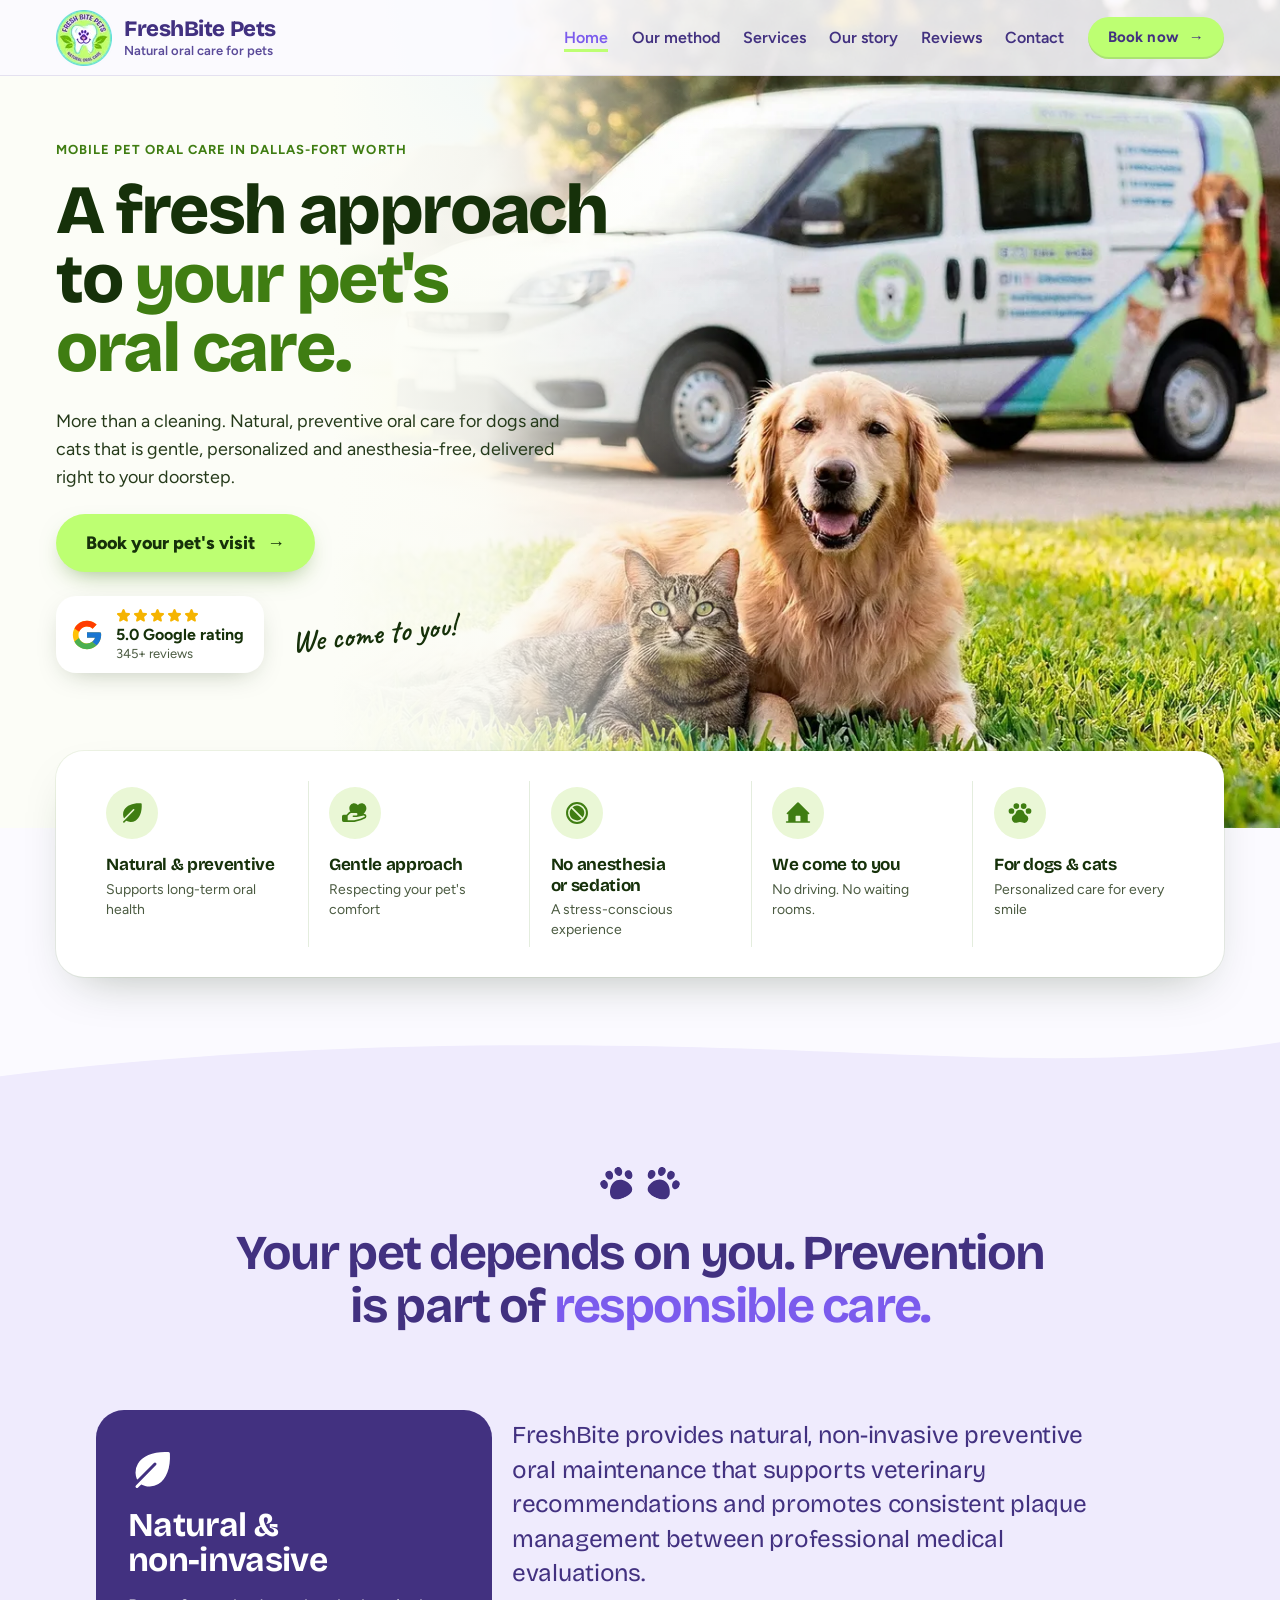
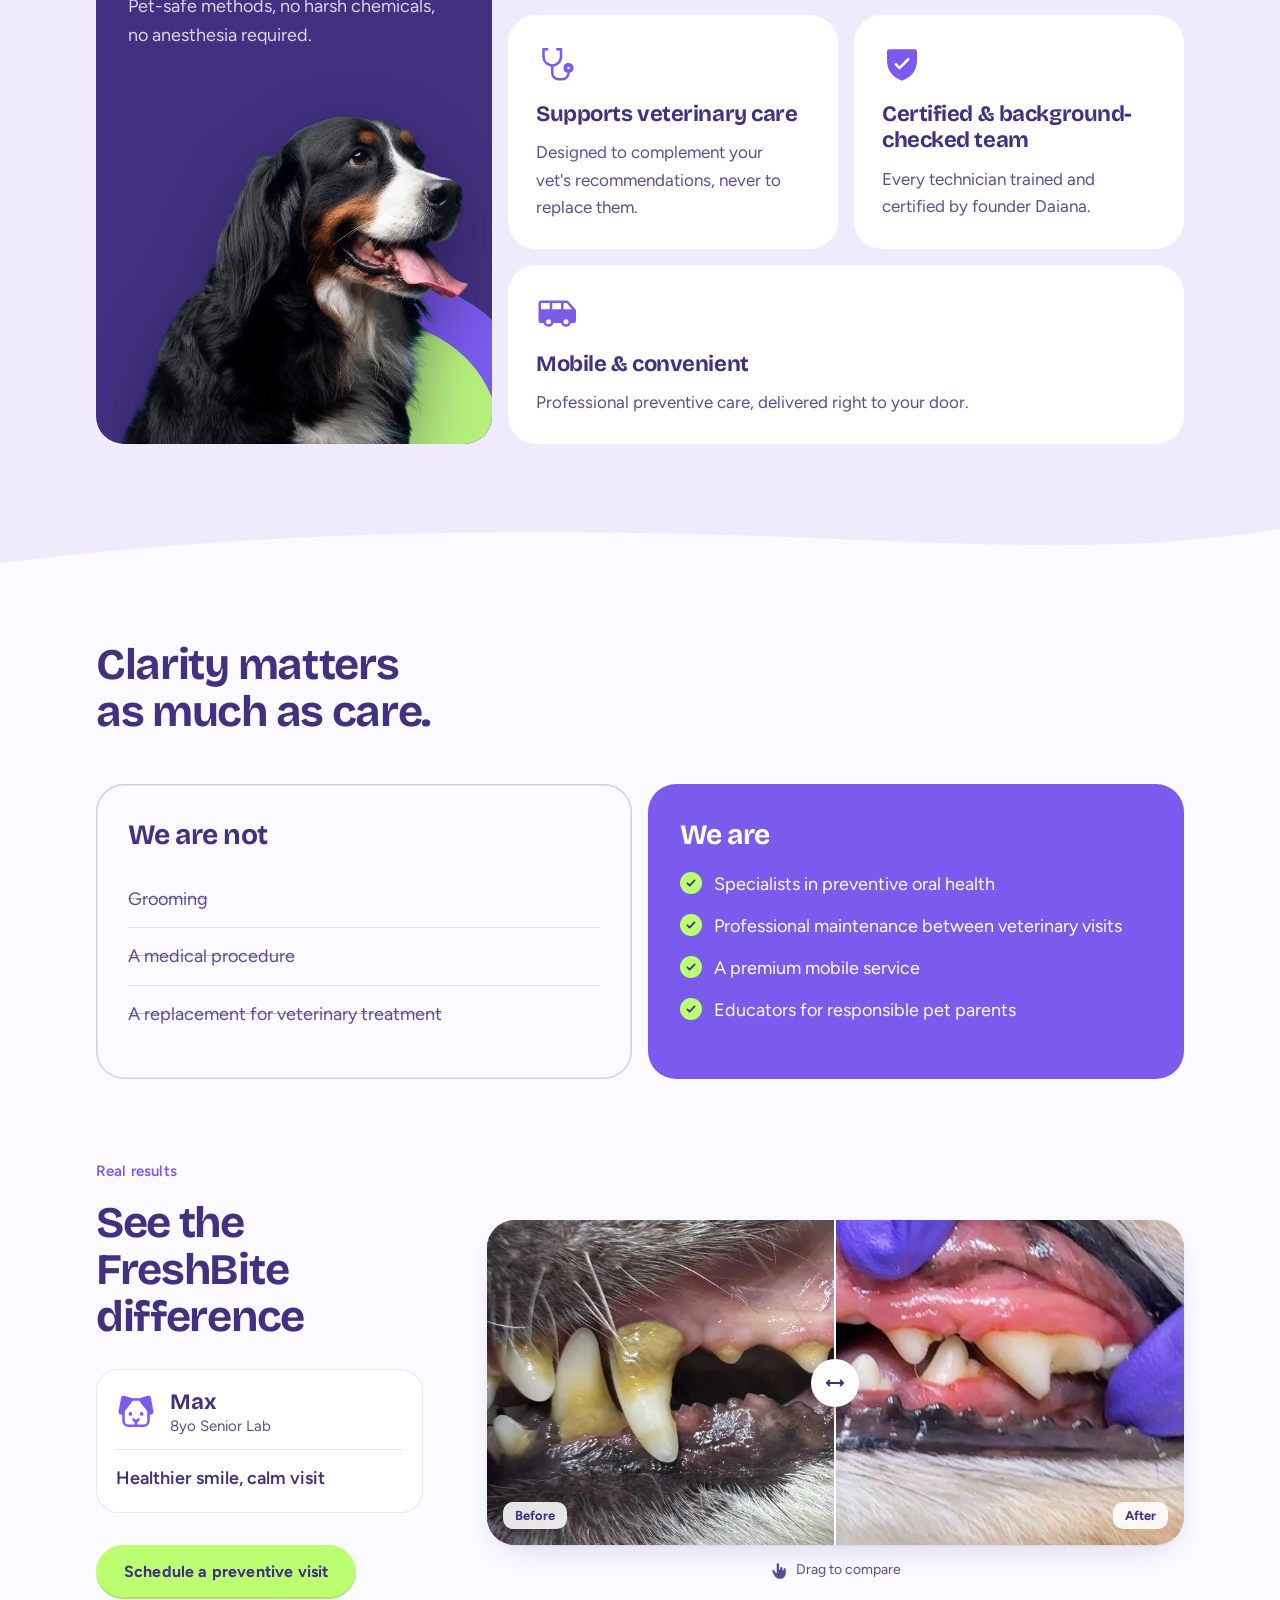
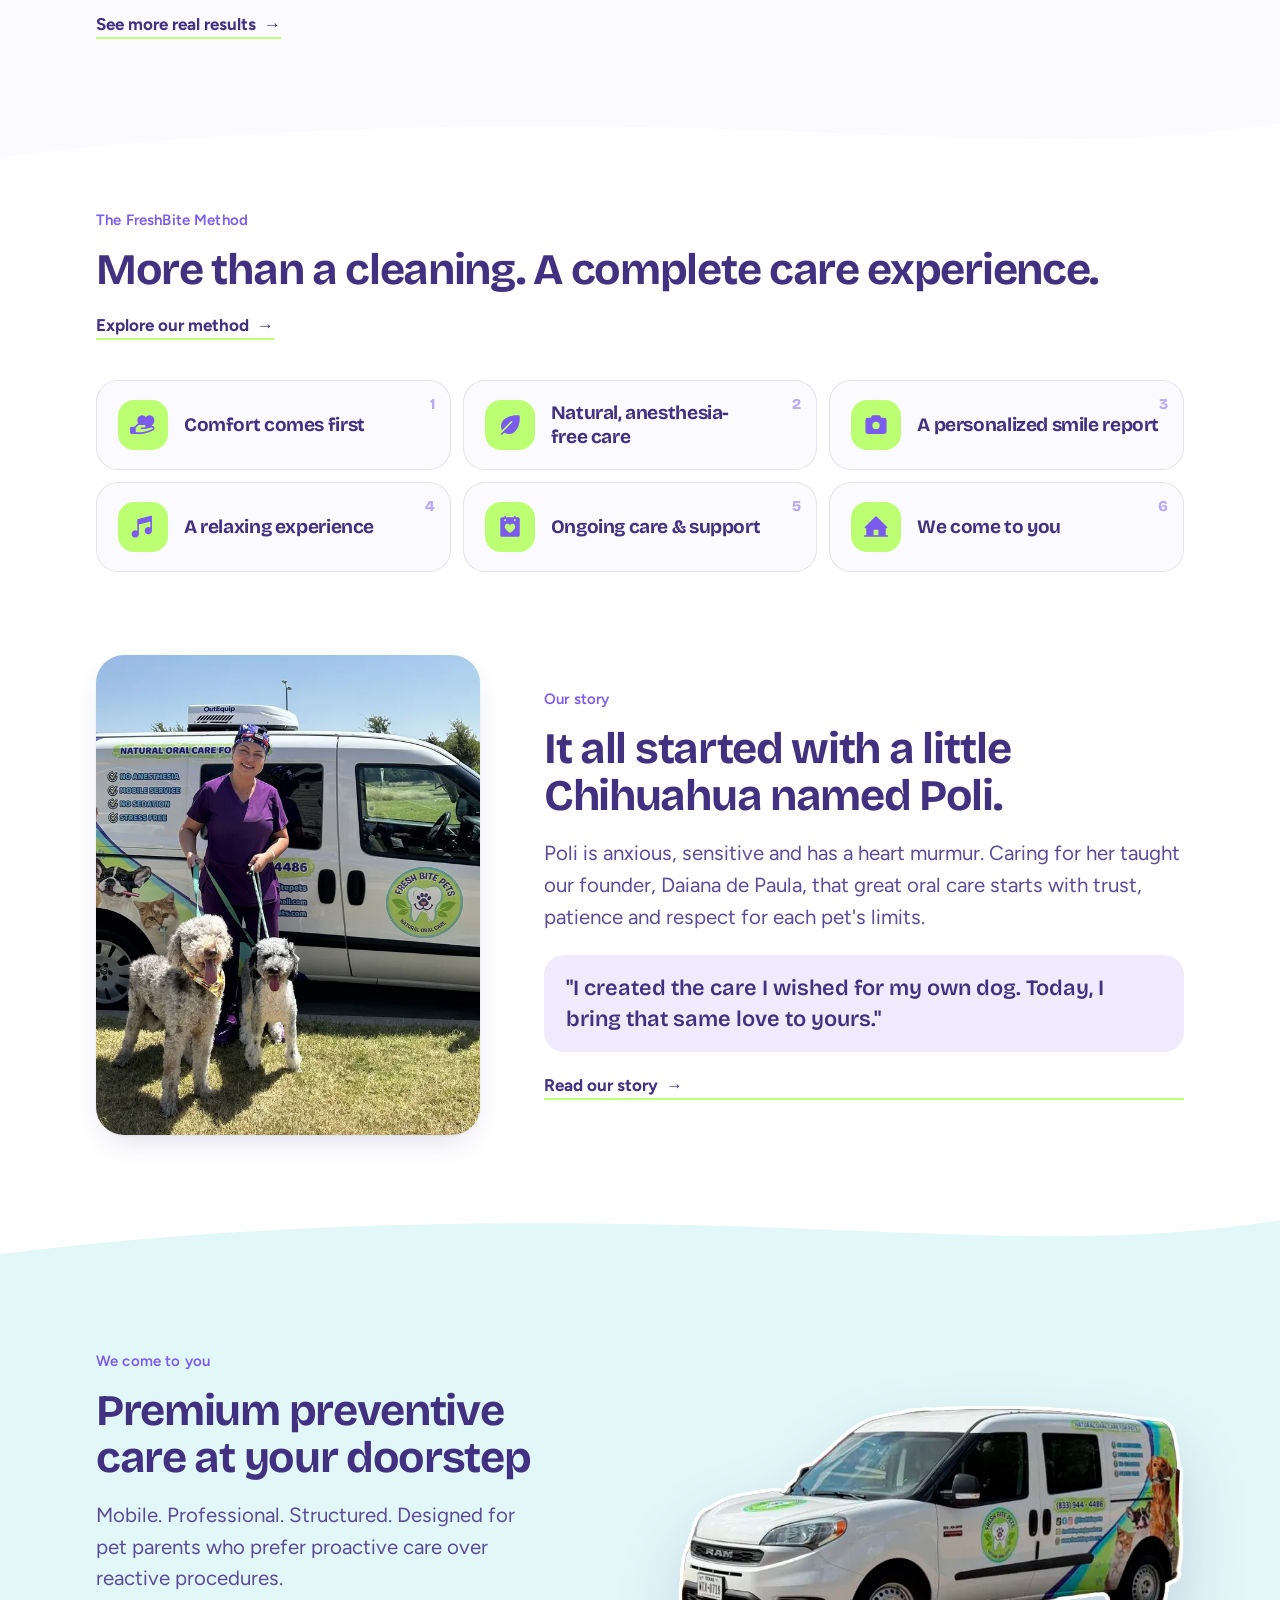
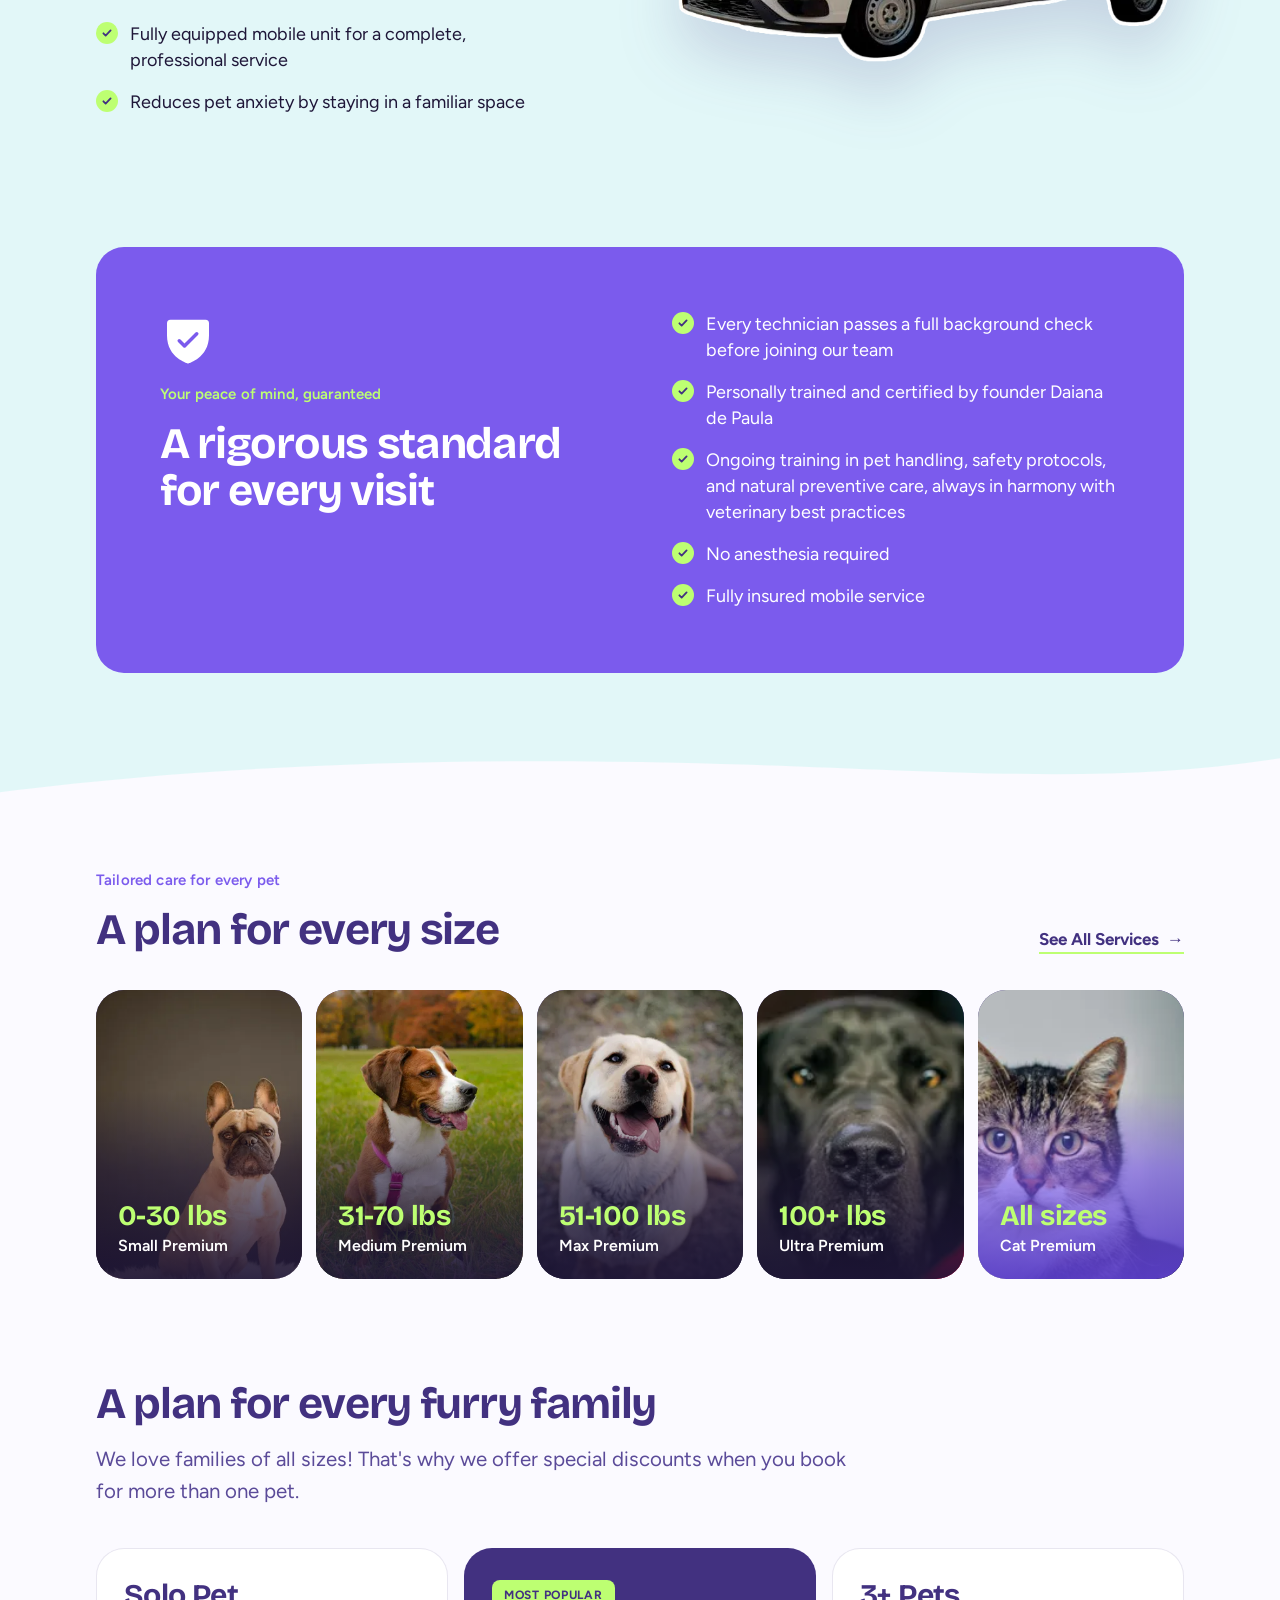
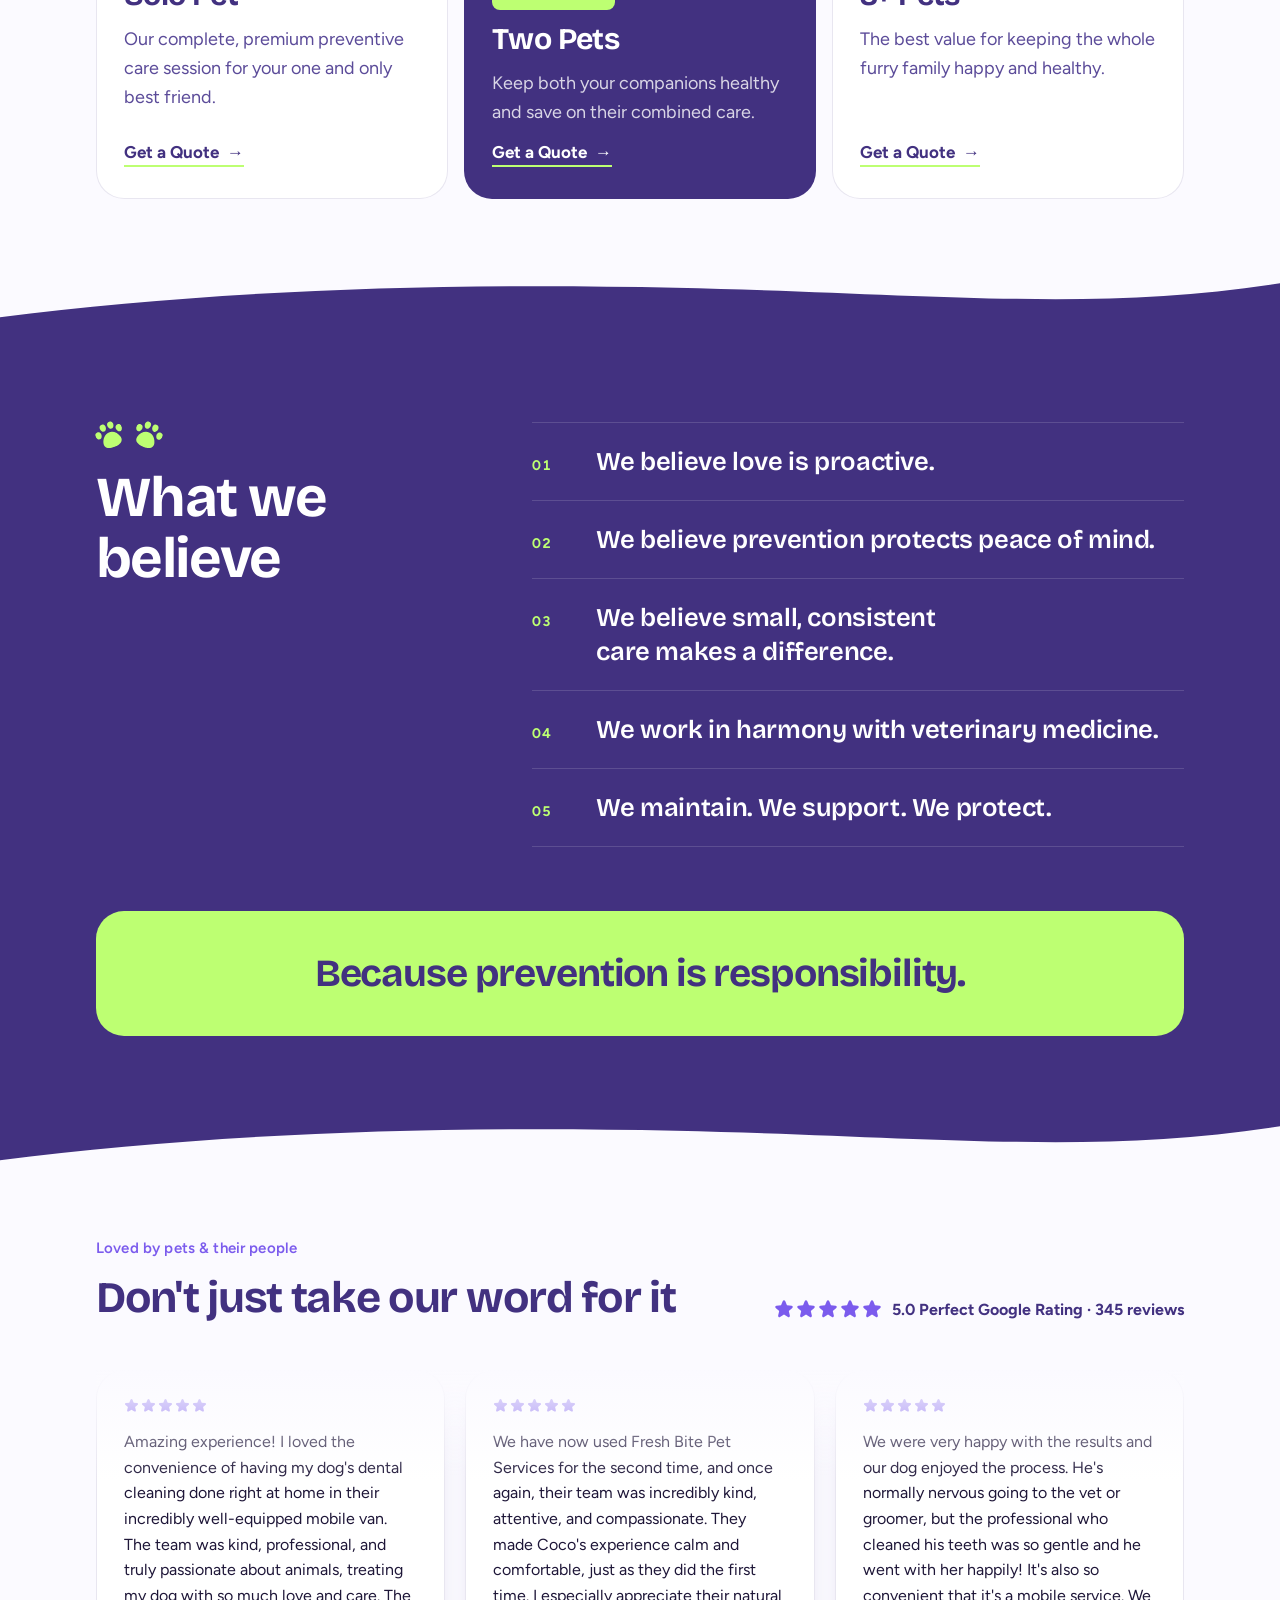
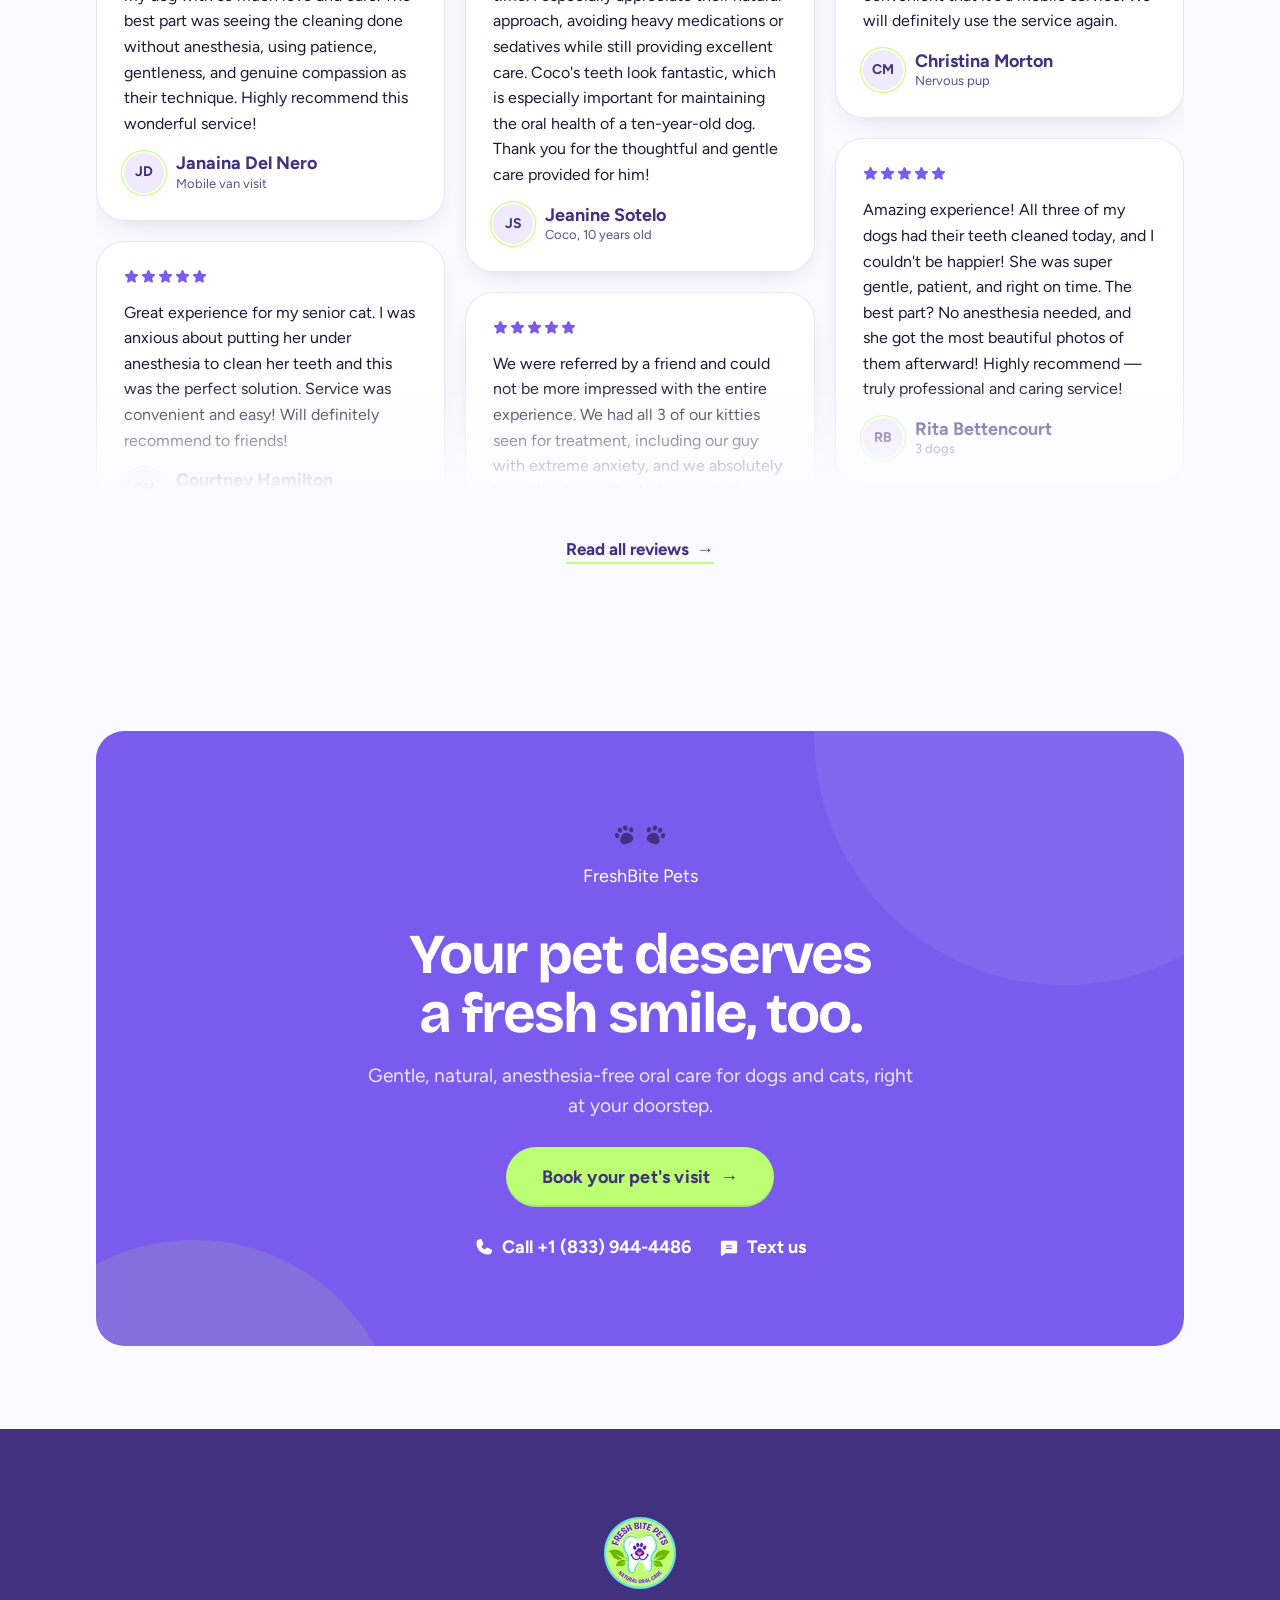
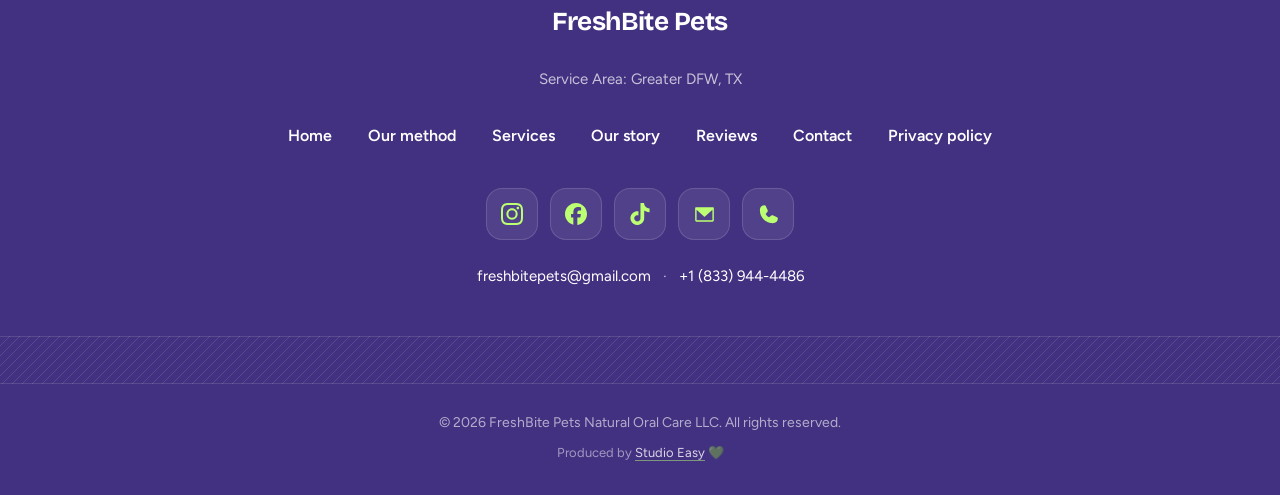
<file: index.html>
<!DOCTYPE html><html lang="en-US" class="no-js"><head><script>document.documentElement.classList.remove('no-js')</script><meta charset="utf-8"><meta name="viewport" content="width=device-width, initial-scale=1"><title>Mobile Pet Oral Care in Dallas-Fort Worth | FreshBite Pets</title><meta name="description" content="Natural, non-invasive preventive oral care for dogs and cats, at your door across Greater DFW, TX. No anesthesia, and it works alongside your vet."><link rel="canonical" href="https://www.freshbitepets.com/"><meta name="theme-color" content="#423180"><link rel="icon" type="image/png" href="/favicon.png"><link rel="apple-touch-icon" href="/favicon.png"><link rel="sitemap" href="/sitemap-index.xml"><meta property="og:type" content="website"><meta property="og:site_name" content="FreshBite Pets"><meta property="og:locale" content="en_US"><meta property="og:title" content="Mobile Pet Oral Care in Dallas-Fort Worth | FreshBite Pets"><meta property="og:description" content="Natural, non-invasive preventive oral care for dogs and cats, at your door across Greater DFW, TX. No anesthesia, and it works alongside your vet."><meta property="og:url" content="https://www.freshbitepets.com/"><meta property="og:image" content="https://www.freshbitepets.com/og-image.jpg"><meta property="og:image:width" content="1200"><meta property="og:image:height" content="630"><meta name="twitter:card" content="summary_large_image"><meta name="geo.region" content="US-TX"><meta name="geo.placename" content="Dallas-Fort Worth"><script type="application/ld+json">{"@context":"https://schema.org","@graph":[{"@type":"ProfessionalService","@id":"https://www.freshbitepets.com/#business","name":"FreshBite Pets","legalName":"FreshBite Pets Natural Oral Care LLC","url":"https://www.freshbitepets.com/","logo":"https://www.freshbitepets.com/logo.png","image":["https://www.freshbitepets.com/og-image.jpg","https://www.freshbitepets.com/daiana-de-paula.jpg"],"email":"freshbitepets@gmail.com","telephone":"+1-833-944-4486","description":"Natural, non-invasive preventive oral care for dogs and cats, delivered by a mobile team across the Greater Dallas-Fort Worth area. Designed to complement, never replace, veterinary care.","founder":{"@type":"Person","name":"Daiana de Paula","jobTitle":"Founder","image":"https://www.freshbitepets.com/daiana-de-paula.jpg","worksFor":{"@id":"https://www.freshbitepets.com/#business"}},"areaServed":[{"@type":"City","name":"Dallas, TX"},{"@type":"City","name":"Fort Worth, TX"},{"@type":"City","name":"Arlington, TX"},{"@type":"City","name":"Plano, TX"},{"@type":"City","name":"Frisco, TX"},{"@type":"City","name":"McKinney, TX"},{"@type":"City","name":"Prosper, TX"},{"@type":"City","name":"Celina, TX"},{"@type":"City","name":"Denton, TX"}],"knowsAbout":["Preventive pet oral care","Plaque management for dogs","Plaque management for cats","Anesthesia-free oral maintenance"],"sameAs":["https://www.instagram.com/freshbitepets/","https://www.facebook.com/freshbitepets","https://www.tiktok.com/@fresh.bite.pets"]},{"@type":"WebSite","@id":"https://www.freshbitepets.com/#website","url":"https://www.freshbitepets.com/","name":"FreshBite Pets","publisher":{"@id":"https://www.freshbitepets.com/#business"},"inLanguage":"en-US"},{"@type":"WebPage","@id":"https://www.freshbitepets.com/#webpage","url":"https://www.freshbitepets.com/","name":"Mobile Pet Oral Care in Dallas-Fort Worth | FreshBite Pets","isPartOf":{"@id":"https://www.freshbitepets.com/#website"},"about":{"@id":"https://www.freshbitepets.com/#business"}}]}</script><link rel="stylesheet" href="/_astro/Base.DJx1h9N6.css"><link rel="stylesheet" href="/_astro/BeforeAfter.D9ORzMI4.css"><style>.tc[data-astro-cid-4apywntb]{grid-template-columns:repeat(auto-fit,minmax(min(100%,200px),1fr));gap:14px;margin:0;padding:0;list-style:none;display:grid}.tc__c[data-astro-cid-4apywntb]{isolation:isolate;border-radius:var(--r-card);aspect-ratio:3/4.2;background:var(--fb-ink);color:#fff;align-items:flex-end;display:flex;position:relative;overflow:hidden}.tc__img[data-astro-cid-4apywntb]{z-index:-2;object-fit:cover;width:100%;height:100%;transition:transform .7s var(--ease);position:absolute;inset:0}.tc__c[data-astro-cid-4apywntb]:after{content:"";z-index:-1;background:linear-gradient(#1e163800 35%,#1e16388c 62%,#1e1638eb 100%);position:absolute;inset:0}.tc__c[data-astro-cid-4apywntb]:hover .tc__img[data-astro-cid-4apywntb]{transform:scale(1.05)}.tc__body[data-astro-cid-4apywntb]{flex-direction:column;gap:4px;padding:22px;display:flex}.tc__w[data-astro-cid-4apywntb]{font-family:var(--font-display);letter-spacing:-.02em;color:var(--fb-lime);font-size:clamp(24px,2.2vw,30px);font-weight:700;line-height:1.05}.tc__n[data-astro-cid-4apywntb]{font-family:var(--font-body);letter-spacing:0;color:#fff;font-size:16px;font-weight:600;line-height:1.3}.tc__d[data-astro-cid-4apywntb]{color:#fffc;margin-top:4px;font-size:15px;line-height:1.45}.tc__c--cat[data-astro-cid-4apywntb]:after{background:linear-gradient(#7b5bed00 35%,#7b5bed99 62%,#5a3ec8f2 100%)}.fam__head[data-astro-cid-gvbm5zkg]{flex-wrap:wrap;justify-content:space-between;align-items:flex-end;gap:16px 48px;display:flex}.fam[data-astro-cid-gvbm5zkg]{grid-template-columns:repeat(auto-fit,minmax(min(100%,260px),1fr));align-items:stretch;gap:16px;display:grid}.fam__c[data-astro-cid-gvbm5zkg]{border-radius:var(--r-card);box-shadow:inset 0 0 0 1px var(--hairline);transition:transform .3s var(--ease),box-shadow .3s var(--ease);background:#fff;flex-direction:column;gap:14px;padding:32px 28px;display:flex}.fam__c[data-astro-cid-gvbm5zkg]:hover{box-shadow:inset 0 0 0 1px var(--hairline),var(--shadow-soft);transform:translateY(-4px)}.fam__c[data-astro-cid-gvbm5zkg] h3[data-astro-cid-gvbm5zkg]{font-size:30px;line-height:1.05}.fam__c[data-astro-cid-gvbm5zkg] p[data-astro-cid-gvbm5zkg]{color:var(--ink-soft);flex:1}.fam__c[data-astro-cid-gvbm5zkg] .tlink[data-astro-cid-gvbm5zkg],.fam__c[data-astro-cid-gvbm5zkg] .tag[data-astro-cid-gvbm5zkg]{align-self:flex-start}.fam__c--pop[data-astro-cid-gvbm5zkg]{background:var(--fb-ink);color:#fff;box-shadow:none}.fam__c--pop[data-astro-cid-gvbm5zkg] h3[data-astro-cid-gvbm5zkg],.fam__c--pop[data-astro-cid-gvbm5zkg] .tlink[data-astro-cid-gvbm5zkg]{color:#fff}.fam__c--pop[data-astro-cid-gvbm5zkg] p[data-astro-cid-gvbm5zkg]{color:#fffc}.fam__c--pop[data-astro-cid-gvbm5zkg] .tlink[data-astro-cid-gvbm5zkg]:hover{color:#fff}
.check__dot[data-astro-cid-fo7mycyf]{background:var(--fb-lime);width:22px;height:22px;color:var(--fb-ink);border-radius:999px;flex:none;justify-content:center;align-items:center;margin-top:1px;display:flex}
.safe[data-astro-cid-vj22yvtw]{background:var(--fb-violet);color:#fff;border-radius:var(--r-card);grid-template-columns:repeat(auto-fit,minmax(min(100%,340px),1fr));align-items:start;gap:clamp(32px,5vw,72px);padding:clamp(32px,5vw,64px);display:grid}.safe[data-astro-cid-vj22yvtw] h2[data-astro-cid-vj22yvtw]{color:#fff}.safe[data-astro-cid-vj22yvtw] .eyebrow[data-astro-cid-vj22yvtw]{color:var(--fb-lime)}
</style><link rel="stylesheet" href="/_astro/index.DEKKAg44.css"></head><body><a class="skip" href="#main">Skip to content</a><header class="hdr" data-astro-cid-fzpbxy5g><div class="hdr__in" data-astro-cid-fzpbxy5g><a href="/" class="hdr__brand" aria-label="FreshBite Pets home" data-astro-cid-fzpbxy5g><img src="/_astro/logo-badge.BX-Un3X4_20clj9.webp" alt loading="eager" data-astro-cid-fzpbxy5g="true" decoding="async" width="56" height="56"><span class="hdr__name" data-astro-cid-fzpbxy5g>FreshBite Pets<small data-astro-cid-fzpbxy5g>Natural oral care for pets</small></span></a><nav class="hdr__nav" id="site-nav" aria-label="Main" data-astro-cid-fzpbxy5g><ul data-astro-cid-fzpbxy5g><li data-astro-cid-fzpbxy5g><a href="/" aria-current="page" data-astro-cid-fzpbxy5g>Home</a></li><li data-astro-cid-fzpbxy5g><a href="/our-method" data-astro-cid-fzpbxy5g>Our method</a></li><li data-astro-cid-fzpbxy5g><a href="/services" data-astro-cid-fzpbxy5g>Services</a></li><li data-astro-cid-fzpbxy5g><a href="/our-story" data-astro-cid-fzpbxy5g>Our story</a></li><li data-astro-cid-fzpbxy5g><a href="/reviews" data-astro-cid-fzpbxy5g>Reviews</a></li><li data-astro-cid-fzpbxy5g><a href="/contact" data-astro-cid-fzpbxy5g>Contact</a></li></ul></nav><div class="hdr__actions" data-astro-cid-fzpbxy5g><a class="btn btn--sm hdr__book" href="/contact" data-astro-cid-fzpbxy5g>Book now <span aria-hidden="true" data-astro-cid-fzpbxy5g>→</span></a><button class="hdr__toggle" type="button" aria-controls="site-nav" aria-expanded="false" aria-label="Open menu" data-astro-cid-fzpbxy5g><span data-astro-cid-fzpbxy5g></span><span data-astro-cid-fzpbxy5g></span><span data-astro-cid-fzpbxy5g></span></button></div></div></header><div class="mbar" data-astro-cid-fzpbxy5g><a class="btn mbar__book" href="/contact" data-astro-cid-fzpbxy5g>Book your pet's visit <span aria-hidden="true" data-astro-cid-fzpbxy5g>→</span></a><a class="mbar__call" href="tel:+18339444486" aria-label="Call +1 (833) 944-4486" data-astro-cid-fzpbxy5g><svg viewBox="0 0 256 256" width="22" height="22" fill="currentColor" aria-hidden="true" data-astro-cid-fzpbxy5g><path d="M231.88 175.08A56.26 56.26 0 0 1 176 224C96.6 224 32 159.4 32 80a56.26 56.26 0 0 1 48.92-55.88 16 16 0 0 1 16.62 9.52l21.12 47.15v.12A16 16 0 0 1 117.39 96c-.18.27-.37.52-.57.77L96 121.45c7.49 15.22 23.41 31 38.83 38.51l24.34-20.71a8.12 8.12 0 0 1 .75-.56 16 16 0 0 1 15.17-1.4l.13.06 47.11 21.11a16 16 0 0 1 9.55 16.62Z" data-astro-cid-fzpbxy5g></path></svg></a></div><script type="module">var e=document.querySelector(`.hdr__toggle`),t=document.getElementById(`site-nav`);e?.addEventListener(`click`,()=>{let n=t.classList.toggle(`is-open`);e.setAttribute(`aria-expanded`,String(n)),e.setAttribute(`aria-label`,n?`Close menu`:`Open menu`)});var n=document.querySelector(`.hdr--overlay`),r=()=>n?.classList.toggle(`is-solid`,scrollY>40||t.classList.contains(`is-open`));n&&(r(),addEventListener(`scroll`,r,{passive:!0}),e?.addEventListener(`click`,r)),addEventListener(`keydown`,n=>{n.key===`Escape`&&t?.classList.contains(`is-open`)&&(e?.click(),e?.focus())}),t?.addEventListener(`click`,n=>{n.target.closest(`a`)&&(t.classList.remove(`is-open`),e.setAttribute(`aria-expanded`,`false`))});</script><main id="main"><section class="hero" aria-labelledby="hero-h" data-astro-cid-lcdefpme><img src="/_astro/hero-sunny-pets.Cz2kioQq_ZQjf5t.webp" srcset="/_astro/hero-sunny-pets.Cz2kioQq_iEEKs.webp 768w, /_astro/hero-sunny-pets.Cz2kioQq_Z17xe5M.webp 1200w, /_astro/hero-sunny-pets.Cz2kioQq_1MSYxr.webp 1600w, /_astro/hero-sunny-pets.Cz2kioQq_Z1omVHh.webp 2000w, /_astro/hero-sunny-pets.Cz2kioQq_ZQjf5t.webp 2400w" alt="Golden retriever and tabby cat lying on a sunny front lawn, with the FreshBite Pets mobile oral care van parked in the driveway behind them" sizes="100vw" loading="eager" fetchpriority="high" data-astro-cid-lcdefpme="true" decoding="async" width="2400" height="1340" class="hero__bg"><div class="hero__shade" aria-hidden="true" data-astro-cid-lcdefpme></div><div class="hero__in" data-astro-cid-lcdefpme><div class="hero__text" data-astro-cid-lcdefpme><h1 id="hero-h" class="hero__h1" data-astro-cid-lcdefpme><span class="hero__eyebrow" data-astro-cid-lcdefpme>Mobile pet oral care in Dallas-Fort Worth</span> A fresh approach to <em data-astro-cid-lcdefpme>your pet's oral care.</em></h1><p class="hero__lead" data-astro-cid-lcdefpme>More than a cleaning. Natural, preventive oral care for dogs and cats that is gentle, personalized and anesthesia-free, delivered right to your doorstep.</p><a class="hero__btn" href="/contact" data-astro-cid-lcdefpme>Book your pet's visit <span aria-hidden="true" data-astro-cid-lcdefpme>→</span></a><div class="hero__row" data-astro-cid-lcdefpme><a href="/reviews" class="hero__proof" aria-label="Rated 5.0 on Google from 345 reviews. Read reviews" data-astro-cid-lcdefpme><svg class="hero__g" viewBox="0 0 48 48" width="34" height="34" aria-hidden="true" data-astro-cid-lcdefpme><path fill="#FFC107" d="M43.6 20.5H42V20H24v8h11.3C33.7 32.7 29.2 36 24 36c-6.6 0-12-5.4-12-12s5.4-12 12-12c3.1 0 5.8 1.2 7.9 3l5.7-5.7C34 6.1 29.3 4 24 4 13 4 4 13 4 24s9 20 20 20 20-9 20-20c0-1.3-.1-2.4-.4-3.5z" data-astro-cid-lcdefpme></path><path fill="#FF3D00" d="m6.3 14.7 6.6 4.8C14.7 15.1 19 12 24 12c3.1 0 5.8 1.2 7.9 3l5.7-5.7C34 6.1 29.3 4 24 4 16.3 4 9.7 8.3 6.3 14.7z" data-astro-cid-lcdefpme></path><path fill="#4CAF50" d="M24 44c5.2 0 9.9-2 13.4-5.2l-6.2-5.2C29.2 35.1 26.7 36 24 36c-5.2 0-9.6-3.3-11.3-7.9l-6.5 5C9.5 39.6 16.2 44 24 44z" data-astro-cid-lcdefpme></path><path fill="#1976D2" d="M43.6 20.5H42V20H24v8h11.3c-.8 2.2-2.2 4.2-4.1 5.6l6.2 5.2C37 39.2 44 34 44 24c0-1.3-.1-2.4-.4-3.5z" data-astro-cid-lcdefpme></path></svg><span data-astro-cid-lcdefpme><span style="display:inline-flex;gap:2px" role="img" aria-label="5 out of 5 stars"><svg xmlns="http://www.w3.org/2000/svg" viewBox="0 0 256 256" fill="currentColor" width="15" height="15" style="display:block;flex:none;color:#F5B400" aria-hidden="true" focusable="false"><path d="M234.29,114.85l-45,38.83L203,211.75a16.4,16.4,0,0,1-24.5,17.82L128,198.49,77.47,229.57A16.4,16.4,0,0,1,53,211.75l13.76-58.07-45-38.83A16.46,16.46,0,0,1,31.08,86l59-4.76,22.76-55.08a16.36,16.36,0,0,1,30.27,0l22.75,55.08,59,4.76a16.46,16.46,0,0,1,9.37,28.86Z"/></svg><svg xmlns="http://www.w3.org/2000/svg" viewBox="0 0 256 256" fill="currentColor" width="15" height="15" style="display:block;flex:none;color:#F5B400" aria-hidden="true" focusable="false"><path d="M234.29,114.85l-45,38.83L203,211.75a16.4,16.4,0,0,1-24.5,17.82L128,198.49,77.47,229.57A16.4,16.4,0,0,1,53,211.75l13.76-58.07-45-38.83A16.46,16.46,0,0,1,31.08,86l59-4.76,22.76-55.08a16.36,16.36,0,0,1,30.27,0l22.75,55.08,59,4.76a16.46,16.46,0,0,1,9.37,28.86Z"/></svg><svg xmlns="http://www.w3.org/2000/svg" viewBox="0 0 256 256" fill="currentColor" width="15" height="15" style="display:block;flex:none;color:#F5B400" aria-hidden="true" focusable="false"><path d="M234.29,114.85l-45,38.83L203,211.75a16.4,16.4,0,0,1-24.5,17.82L128,198.49,77.47,229.57A16.4,16.4,0,0,1,53,211.75l13.76-58.07-45-38.83A16.46,16.46,0,0,1,31.08,86l59-4.76,22.76-55.08a16.36,16.36,0,0,1,30.27,0l22.75,55.08,59,4.76a16.46,16.46,0,0,1,9.37,28.86Z"/></svg><svg xmlns="http://www.w3.org/2000/svg" viewBox="0 0 256 256" fill="currentColor" width="15" height="15" style="display:block;flex:none;color:#F5B400" aria-hidden="true" focusable="false"><path d="M234.29,114.85l-45,38.83L203,211.75a16.4,16.4,0,0,1-24.5,17.82L128,198.49,77.47,229.57A16.4,16.4,0,0,1,53,211.75l13.76-58.07-45-38.83A16.46,16.46,0,0,1,31.08,86l59-4.76,22.76-55.08a16.36,16.36,0,0,1,30.27,0l22.75,55.08,59,4.76a16.46,16.46,0,0,1,9.37,28.86Z"/></svg><svg xmlns="http://www.w3.org/2000/svg" viewBox="0 0 256 256" fill="currentColor" width="15" height="15" style="display:block;flex:none;color:#F5B400" aria-hidden="true" focusable="false"><path d="M234.29,114.85l-45,38.83L203,211.75a16.4,16.4,0,0,1-24.5,17.82L128,198.49,77.47,229.57A16.4,16.4,0,0,1,53,211.75l13.76-58.07-45-38.83A16.46,16.46,0,0,1,31.08,86l59-4.76,22.76-55.08a16.36,16.36,0,0,1,30.27,0l22.75,55.08,59,4.76a16.46,16.46,0,0,1,9.37,28.86Z"/></svg></span><strong data-astro-cid-lcdefpme>5.0 Google rating</strong><em data-astro-cid-lcdefpme>345+ reviews</em></span></a><p class="hero__script" aria-hidden="true" data-astro-cid-lcdefpme>We come to you!</p></div></div></div></section><section class="perks" aria-labelledby="perks-h" data-astro-cid-lcdefpme><h2 id="perks-h" class="sr-only" data-astro-cid-lcdefpme>Why pet parents choose FreshBite Pets</h2><ul class="perks__list" data-astro-cid-lcdefpme><li class="perks__item" data-astro-cid-lcdefpme><span class="perks__ic" data-astro-cid-lcdefpme><svg xmlns="http://www.w3.org/2000/svg" viewBox="0 0 256 256" fill="currentColor" width="26" height="26" style="display:block;flex:none;color:#3F7D12" aria-hidden="true" focusable="false"><path d="M223.45,40.07a8,8,0,0,0-7.52-7.52C139.8,28.08,78.82,51,52.82,94a87.09,87.09,0,0,0-12.76,49A101.72,101.72,0,0,0,46.7,175.2a4,4,0,0,0,6.61,1.43l85-86.3a8,8,0,0,1,11.32,11.32L56.74,195.94,42.55,210.13a8.2,8.2,0,0,0-.6,11.1,8,8,0,0,0,11.71.43l16.79-16.79c14.14,6.84,28.41,10.57,42.56,11.07q1.67.06,3.33.06A86.93,86.93,0,0,0,162,203.18C205,177.18,227.93,116.21,223.45,40.07Z"/></svg></span><div data-astro-cid-lcdefpme><h3 data-astro-cid-lcdefpme>Natural &amp; preventive</h3><p data-astro-cid-lcdefpme>Supports long-term oral health</p></div></li><li class="perks__item" data-astro-cid-lcdefpme><span class="perks__ic" data-astro-cid-lcdefpme><svg xmlns="http://www.w3.org/2000/svg" viewBox="0 0 256 256" fill="currentColor" width="26" height="26" style="display:block;flex:none;color:#3F7D12" aria-hidden="true" focusable="false"><path d="M230.33,141.06a24.34,24.34,0,0,0-18.61-4.77C230.5,117.33,240,98.48,240,80c0-26.47-21.29-48-47.46-48A47.58,47.58,0,0,0,156,48.75,47.58,47.58,0,0,0,119.46,32C93.29,32,72,53.53,72,80c0,11,3.24,21.69,10.06,33a31.87,31.87,0,0,0-14.75,8.4L44.69,144H16A16,16,0,0,0,0,160v40a16,16,0,0,0,16,16H120a7.93,7.93,0,0,0,1.94-.24l64-16a6.94,6.94,0,0,0,1.19-.4L226,182.82l.44-.2a24.6,24.6,0,0,0,3.93-41.56Zm-10.9,27.15-38,16.18L119,200H56V155.31l22.63-22.62A15.86,15.86,0,0,1,89.94,128H140a12,12,0,0,1,0,24H112a8,8,0,0,0,0,16h32a8.32,8.32,0,0,0,1.79-.2l67-15.41.31-.08a8.6,8.6,0,0,1,6.3,15.9Z"/></svg></span><div data-astro-cid-lcdefpme><h3 data-astro-cid-lcdefpme>Gentle approach</h3><p data-astro-cid-lcdefpme>Respecting your pet&#39;s comfort</p></div></li><li class="perks__item" data-astro-cid-lcdefpme><span class="perks__ic" data-astro-cid-lcdefpme><svg xmlns="http://www.w3.org/2000/svg" viewBox="0 0 256 256" fill="currentColor" width="26" height="26" style="display:block;flex:none;color:#3F7D12" aria-hidden="true" focusable="false"><path d="M200,128a71.69,71.69,0,0,1-15.78,44.91L83.09,71.78A71.95,71.95,0,0,1,200,128ZM56,128a71.95,71.95,0,0,0,116.91,56.22L71.78,83.09A71.69,71.69,0,0,0,56,128Zm180,0A108,108,0,1,1,128,20,108.12,108.12,0,0,1,236,128Zm-20,0a88,88,0,1,0-88,88A88.1,88.1,0,0,0,216,128Z"/></svg></span><div data-astro-cid-lcdefpme><h3 data-astro-cid-lcdefpme>No anesthesia or sedation</h3><p data-astro-cid-lcdefpme>A stress-conscious experience</p></div></li><li class="perks__item" data-astro-cid-lcdefpme><span class="perks__ic" data-astro-cid-lcdefpme><svg xmlns="http://www.w3.org/2000/svg" viewBox="0 0 256 256" fill="currentColor" width="26" height="26" style="display:block;flex:none;color:#3F7D12" aria-hidden="true" focusable="false"><path d="M240,208H224V136l2.34,2.34A8,8,0,0,0,237.66,127L139.31,28.68a16,16,0,0,0-22.62,0L18.34,127a8,8,0,0,0,11.32,11.31L32,136v72H16a8,8,0,0,0,0,16H240a8,8,0,0,0,0-16Zm-88,0H104V160a4,4,0,0,1,4-4h40a4,4,0,0,1,4,4Z"/></svg></span><div data-astro-cid-lcdefpme><h3 data-astro-cid-lcdefpme>We come to you</h3><p data-astro-cid-lcdefpme>No driving. No waiting rooms.</p></div></li><li class="perks__item" data-astro-cid-lcdefpme><span class="perks__ic" data-astro-cid-lcdefpme><svg xmlns="http://www.w3.org/2000/svg" viewBox="0 0 256 256" fill="currentColor" width="26" height="26" style="display:block;flex:none;color:#3F7D12" aria-hidden="true" focusable="false"><path d="M240,108a28,28,0,1,1-28-28A28,28,0,0,1,240,108ZM72,108a28,28,0,1,0-28,28A28,28,0,0,0,72,108ZM92,88A28,28,0,1,0,64,60,28,28,0,0,0,92,88Zm72,0a28,28,0,1,0-28-28A28,28,0,0,0,164,88Zm23.12,60.86a35.3,35.3,0,0,1-16.87-21.14,44,44,0,0,0-84.5,0A35.25,35.25,0,0,1,69,148.82,40,40,0,0,0,88,224a39.48,39.48,0,0,0,15.52-3.13,64.09,64.09,0,0,1,48.87,0,40,40,0,0,0,34.73-72Z"/></svg></span><div data-astro-cid-lcdefpme><h3 data-astro-cid-lcdefpme>For dogs &amp; cats</h3><p data-astro-cid-lcdefpme>Personalized care for every smile</p></div></li></ul></section><div data-astro-cid-lcdefpme><svg class="wave" style="color:var(--tint-violet)" viewBox="0 0 1440 90" preserveAspectRatio="none" aria-hidden="true" focusable="false"><path fill="currentColor" d="M0 90V62C220 18 470 0 760 10c290 10 470 44 680-8V90Z"></path></svg></div><section class="bg-tint" aria-labelledby="what-h" data-astro-cid-lcdefpme><div class="wrap stack" style="gap:clamp(48px,6vw,80px);padding-top:clamp(48px,6vw,80px)" data-astro-cid-lcdefpme><div class="stack center rv" style="gap:28px;max-width:900px;margin:0 auto" data-astro-cid-lcdefpme><div style="display:flex;gap:10px;align-items:flex-end;justify-content:center" aria-hidden="true"><svg viewBox="0 0 188.704 171.930" width="34" height="31" fill="var(--fb-ink)" style="transform:rotate(-22deg)"><path d="M 67.095 0 C 72.84 0 78.111 2.147 81.948 6.114 C 85.785 10.085 88.062 15.755 88.062 22.594 C 88.062 29.4 85.814 36.231 82.149 41.402 C 78.501 46.547 73.217 50.321 67.095 50.321 C 60.972 50.321 55.689 46.547 52.04 41.402 C 48.375 36.231 46.128 29.4 46.128 22.598 C 46.128 15.755 48.405 10.085 52.246 6.114 C 56.079 2.147 61.35 0 67.095 0 Z M 20.967 37.741 C 26.712 37.741 31.983 39.888 35.82 43.855 C 39.657 47.826 41.934 53.495 41.934 60.335 C 41.934 67.141 39.687 73.972 36.021 79.142 C 32.373 84.288 27.089 88.062 20.967 88.062 C 14.845 88.062 9.561 84.288 5.913 79.142 C 2.248 73.972 0 67.137 0 60.339 C 0 53.495 2.277 47.826 6.118 43.855 C 9.951 39.888 15.222 37.741 20.967 37.741 Z M 94.352 67.095 C 64.478 67.095 39.728 92.528 31.937 124.419 C 28.482 138.567 33.753 153.743 46.752 160.935 C 57.081 166.655 72.538 171.93 94.348 171.93 C 116.162 171.93 131.619 166.655 141.951 160.935 C 154.947 153.743 160.218 138.567 156.763 124.423 C 148.975 92.528 124.222 67.095 94.352 67.095 Z M 167.737 37.741 C 161.992 37.741 156.721 39.888 152.888 43.855 C 149.047 47.826 146.77 53.495 146.77 60.335 C 146.77 67.141 149.017 73.972 152.682 79.142 C 156.331 84.288 161.614 88.062 167.737 88.062 C 173.859 88.062 179.143 84.288 182.791 79.142 C 186.456 73.972 188.704 67.141 188.704 60.339 C 188.704 53.495 186.427 47.826 182.59 43.855 C 178.753 39.888 173.482 37.741 167.737 37.741 Z M 121.609 0 C 115.864 0 110.593 2.147 106.76 6.114 C 102.919 10.085 100.642 15.755 100.642 22.594 C 100.642 29.4 102.89 36.231 106.555 41.402 C 110.203 46.547 115.487 50.321 121.609 50.321 C 127.731 50.321 133.015 46.547 136.663 41.402 C 140.329 36.231 142.576 29.4 142.576 22.598 C 142.576 15.755 140.299 10.085 136.462 6.114 C 132.625 2.147 127.354 0 121.609 0 Z"></path></svg><svg viewBox="0 0 188.704 171.930" width="34" height="31" fill="var(--fb-ink)" style="transform:rotate(23deg)"><path d="M 67.095 0 C 72.84 0 78.111 2.147 81.948 6.114 C 85.785 10.085 88.062 15.755 88.062 22.594 C 88.062 29.4 85.814 36.231 82.149 41.402 C 78.501 46.547 73.217 50.321 67.095 50.321 C 60.972 50.321 55.689 46.547 52.04 41.402 C 48.375 36.231 46.128 29.4 46.128 22.598 C 46.128 15.755 48.405 10.085 52.246 6.114 C 56.079 2.147 61.35 0 67.095 0 Z M 20.967 37.741 C 26.712 37.741 31.983 39.888 35.82 43.855 C 39.657 47.826 41.934 53.495 41.934 60.335 C 41.934 67.141 39.687 73.972 36.021 79.142 C 32.373 84.288 27.089 88.062 20.967 88.062 C 14.845 88.062 9.561 84.288 5.913 79.142 C 2.248 73.972 0 67.137 0 60.339 C 0 53.495 2.277 47.826 6.118 43.855 C 9.951 39.888 15.222 37.741 20.967 37.741 Z M 94.352 67.095 C 64.478 67.095 39.728 92.528 31.937 124.419 C 28.482 138.567 33.753 153.743 46.752 160.935 C 57.081 166.655 72.538 171.93 94.348 171.93 C 116.162 171.93 131.619 166.655 141.951 160.935 C 154.947 153.743 160.218 138.567 156.763 124.423 C 148.975 92.528 124.222 67.095 94.352 67.095 Z M 167.737 37.741 C 161.992 37.741 156.721 39.888 152.888 43.855 C 149.047 47.826 146.77 53.495 146.77 60.335 C 146.77 67.141 149.017 73.972 152.682 79.142 C 156.331 84.288 161.614 88.062 167.737 88.062 C 173.859 88.062 179.143 84.288 182.791 79.142 C 186.456 73.972 188.704 67.141 188.704 60.339 C 188.704 53.495 186.427 47.826 182.59 43.855 C 178.753 39.888 173.482 37.741 167.737 37.741 Z M 121.609 0 C 115.864 0 110.593 2.147 106.76 6.114 C 102.919 10.085 100.642 15.755 100.642 22.594 C 100.642 29.4 102.89 36.231 106.555 41.402 C 110.203 46.547 115.487 50.321 121.609 50.321 C 127.731 50.321 133.015 46.547 136.663 41.402 C 140.329 36.231 142.576 29.4 142.576 22.598 C 142.576 15.755 140.299 10.085 136.462 6.114 C 132.625 2.147 127.354 0 121.609 0 Z"></path></svg></div><p class="statement" data-astro-cid-lcdefpme>Your pet depends on you. Prevention is part of <span data-astro-cid-lcdefpme>responsible care.</span></p></div><h2 id="what-h" class="sr-only" data-astro-cid-lcdefpme>What FreshBite Pets does</h2><div class="bento" data-astro-cid-lcdefpme><article class="bento__hero rv" data-astro-cid-lcdefpme><div class="stack" style="gap:14px" data-astro-cid-lcdefpme><svg xmlns="http://www.w3.org/2000/svg" viewBox="0 0 256 256" fill="currentColor" width="48" height="48" style="display:block;flex:none;color:#fff" aria-hidden="true" focusable="false"><path d="M223.45,40.07a8,8,0,0,0-7.52-7.52C139.8,28.08,78.82,51,52.82,94a87.09,87.09,0,0,0-12.76,49A101.72,101.72,0,0,0,46.7,175.2a4,4,0,0,0,6.61,1.43l85-86.3a8,8,0,0,1,11.32,11.32L56.74,195.94,42.55,210.13a8.2,8.2,0,0,0-.6,11.1,8,8,0,0,0,11.71.43l16.79-16.79c14.14,6.84,28.41,10.57,42.56,11.07q1.67.06,3.33.06A86.93,86.93,0,0,0,162,203.18C205,177.18,227.93,116.21,223.45,40.07Z"/></svg><h3 data-astro-cid-lcdefpme>Natural &amp; non-invasive</h3><p data-astro-cid-lcdefpme>Pet-safe methods, no harsh chemicals, no anesthesia required.</p></div><img src="/_astro/dog-cutout-trim.CWUgXOQl_1el2BA.webp" srcset="/_astro/dog-cutout-trim.CWUgXOQl_ICiuT.webp 400w, /_astro/dog-cutout-trim.CWUgXOQl_Z1o5F0M.webp 640w, /_astro/dog-cutout-trim.CWUgXOQl_Z7HeLr.webp 900w" alt="Happy dog after a natural preventive oral care visit" sizes="(max-width: 860px) 85vw, 440px" data-astro-cid-lcdefpme="true" loading="lazy" decoding="async" width="1079" height="1016" class="bento__dog"><span class="bento__disc" aria-hidden="true" data-astro-cid-lcdefpme></span></article><p class="bento__intro rv" style="--i:1" data-astro-cid-lcdefpme>FreshBite provides natural, non-invasive preventive oral maintenance that supports veterinary recommendations and promotes consistent plaque management between professional medical evaluations.</p><article class="bento__card rv" style="--i:1" data-astro-cid-lcdefpme><svg xmlns="http://www.w3.org/2000/svg" viewBox="0 0 256 256" fill="currentColor" width="40" height="40" style="display:block;flex:none;color:var(--fb-violet)" aria-hidden="true" focusable="false"><path d="M240,160a32,32,0,1,0-39.93,31,8,8,0,0,0-.07,1,32,32,0,0,1-32,32H144a32,32,0,0,1-32-32V151.48c31.47-4,56-31.47,56-64.31V40a8,8,0,0,0-8-8H136a8,8,0,0,0,0,16h16V87.17c0,26.58-21.25,48.49-47.36,48.83A48,48,0,0,1,56,88V48H72a8,8,0,0,0,0-16H48a8,8,0,0,0-8,8V88a64,64,0,0,0,56,63.49V192a48.05,48.05,0,0,0,48,48h24a48.05,48.05,0,0,0,48-48,8,8,0,0,0-.07-1A32,32,0,0,0,240,160Zm-32,8a8,8,0,1,1,8-8A8,8,0,0,1,208,168Z"/></svg><h3 data-astro-cid-lcdefpme>Supports veterinary care</h3><p data-astro-cid-lcdefpme>Designed to complement your vet&#39;s recommendations, never to replace them.</p></article><article class="bento__card rv" style="--i:2" data-astro-cid-lcdefpme><svg xmlns="http://www.w3.org/2000/svg" viewBox="0 0 256 256" fill="currentColor" width="40" height="40" style="display:block;flex:none;color:var(--fb-violet)" aria-hidden="true" focusable="false"><path d="M208,40H48A16,16,0,0,0,32,56v56c0,52.72,25.52,84.67,46.93,102.19,23.06,18.86,46,25.26,47,25.53a8,8,0,0,0,4.2,0c1-.27,23.91-6.67,47-25.53C198.48,196.67,224,164.72,224,112V56A16,16,0,0,0,208,40Zm-34.32,69.66-56,56a8,8,0,0,1-11.32,0l-24-24a8,8,0,0,1,11.32-11.32L112,148.69l50.34-50.35a8,8,0,0,1,11.32,11.32Z"/></svg><h3 data-astro-cid-lcdefpme>Certified &amp; background-checked team</h3><p data-astro-cid-lcdefpme>Every technician trained and certified by founder Daiana.</p></article><article class="bento__card rv" style="--i:3" data-astro-cid-lcdefpme><svg xmlns="http://www.w3.org/2000/svg" viewBox="0 0 256 256" fill="currentColor" width="40" height="40" style="display:block;flex:none;color:var(--fb-violet)" aria-hidden="true" focusable="false"><path d="M254.07,106.79,208.53,53.73A16,16,0,0,0,196.26,48H32A16,16,0,0,0,16,64V176a16,16,0,0,0,16,16H49a32,32,0,0,0,62,0h50a32,32,0,0,0,62,0h17a16,16,0,0,0,16-16V112A8,8,0,0,0,254.07,106.79ZM32,104V64H88v40Zm48,96a16,16,0,1,1,16-16A16,16,0,0,1,80,200Zm80-96H104V64h56Zm32,96a16,16,0,1,1,16-16A16,16,0,0,1,192,200Zm-16-96V64h20.26l34.33,40Z"/></svg><h3 data-astro-cid-lcdefpme>Mobile &amp; convenient</h3><p data-astro-cid-lcdefpme>Professional preventive care, delivered right to your door.</p></article></div></div></section><div class="bg-tint" data-astro-cid-lcdefpme><svg class="wave" style="color:var(--bg)" viewBox="0 0 1440 90" preserveAspectRatio="none" aria-hidden="true" focusable="false"><path fill="currentColor" d="M0 90V62C220 18 470 0 760 10c290 10 470 44 680-8V90Z"></path></svg></div><section aria-labelledby="clarity-h" data-astro-cid-lcdefpme><div class="wrap stack" style="gap:48px;padding-top:clamp(40px,5vw,72px)" data-astro-cid-lcdefpme><h2 id="clarity-h" class="h2 rv" style="max-width:640px" data-astro-cid-lcdefpme>Clarity matters as much as care.</h2><div class="clar" data-astro-cid-lcdefpme><article class="clar__not rv" data-astro-cid-lcdefpme><h3 data-astro-cid-lcdefpme>We are not</h3><ul data-astro-cid-lcdefpme><li data-astro-cid-lcdefpme>Grooming</li><li data-astro-cid-lcdefpme>A medical procedure</li><li data-astro-cid-lcdefpme>A replacement for veterinary treatment</li></ul></article><article class="clar__are rv" style="--i:1" data-astro-cid-lcdefpme><h3 data-astro-cid-lcdefpme>We are</h3><ul class="checks" style="color:#fff" data-astro-cid-fo7mycyf><li class="check" data-astro-cid-fo7mycyf><span class="check__dot" aria-hidden="true" data-astro-cid-fo7mycyf><svg viewBox="0 0 16 16" width="12" height="12" data-astro-cid-fo7mycyf><path d="M3.2 8.4l3 3 6.6-6.8" fill="none" stroke="currentColor" stroke-width="2.4" stroke-linecap="round" stroke-linejoin="round" data-astro-cid-fo7mycyf></path></svg></span><span data-astro-cid-fo7mycyf>Specialists in preventive oral health</span></li><li class="check" data-astro-cid-fo7mycyf><span class="check__dot" aria-hidden="true" data-astro-cid-fo7mycyf><svg viewBox="0 0 16 16" width="12" height="12" data-astro-cid-fo7mycyf><path d="M3.2 8.4l3 3 6.6-6.8" fill="none" stroke="currentColor" stroke-width="2.4" stroke-linecap="round" stroke-linejoin="round" data-astro-cid-fo7mycyf></path></svg></span><span data-astro-cid-fo7mycyf>Professional maintenance between veterinary visits</span></li><li class="check" data-astro-cid-fo7mycyf><span class="check__dot" aria-hidden="true" data-astro-cid-fo7mycyf><svg viewBox="0 0 16 16" width="12" height="12" data-astro-cid-fo7mycyf><path d="M3.2 8.4l3 3 6.6-6.8" fill="none" stroke="currentColor" stroke-width="2.4" stroke-linecap="round" stroke-linejoin="round" data-astro-cid-fo7mycyf></path></svg></span><span data-astro-cid-fo7mycyf>A premium mobile service</span></li><li class="check" data-astro-cid-fo7mycyf><span class="check__dot" aria-hidden="true" data-astro-cid-fo7mycyf><svg viewBox="0 0 16 16" width="12" height="12" data-astro-cid-fo7mycyf><path d="M3.2 8.4l3 3 6.6-6.8" fill="none" stroke="currentColor" stroke-width="2.4" stroke-linecap="round" stroke-linejoin="round" data-astro-cid-fo7mycyf></path></svg></span><span data-astro-cid-fo7mycyf>Educators for responsible pet parents</span></li></ul></article></div></div></section><section aria-labelledby="ba-h" data-astro-cid-lcdefpme><div class="wrap results" style="padding-top:0" data-astro-cid-lcdefpme><div class="stack results__text rv" data-astro-cid-lcdefpme><span class="eyebrow" data-astro-cid-lcdefpme>Real results</span><h2 id="ba-h" class="h2" data-astro-cid-lcdefpme>See the FreshBite difference</h2><div class="pet" data-astro-cid-lcdefpme><div class="pet__head" data-astro-cid-lcdefpme><svg xmlns="http://www.w3.org/2000/svg" viewBox="0 0 256 256" fill="currentColor" width="40" height="40" style="display:block;flex:none;color:var(--fb-violet)" aria-hidden="true" focusable="false"><path d="M239.71,125l-16.42-88a16,16,0,0,0-19.61-12.58l-.31.09L150.85,40h-45.7L52.63,24.56l-.31-.09A16,16,0,0,0,32.71,37.05L16.29,125a15.77,15.77,0,0,0,9.12,17.52A16.26,16.26,0,0,0,32.12,144,15.48,15.48,0,0,0,40,141.84V184a40,40,0,0,0,40,40h96a40,40,0,0,0,40-40V141.85a15.5,15.5,0,0,0,7.87,2.16,16.31,16.31,0,0,0,6.72-1.47A15.77,15.77,0,0,0,239.71,125ZM176,208H136V195.31l13.66-13.65a8,8,0,0,0-11.32-11.32L128,180.69l-10.34-10.35a8,8,0,0,0-11.32,11.32L120,195.31V208H80a24,24,0,0,1-24-24V123.11L107.93,56h40.14L200,123.11V184A24,24,0,0,1,176,208Zm-72-68a12,12,0,1,1-12-12A12,12,0,0,1,104,140Zm72,0a12,12,0,1,1-12-12A12,12,0,0,1,176,140Z"/></svg><p data-astro-cid-lcdefpme><strong data-astro-cid-lcdefpme>Max</strong><span data-astro-cid-lcdefpme>8yo Senior Lab</span></p></div><p class="pet__result" data-astro-cid-lcdefpme>healthier smile, calm visit</p></div><div class="ba__ctas" data-astro-cid-lcdefpme><a class="btn" href="/contact" data-astro-cid-lcdefpme>Schedule a preventive visit</a><a class="tlink" href="/reviews" data-astro-cid-lcdefpme>See more real results <span aria-hidden="true" data-astro-cid-lcdefpme>→</span></a></div></div><div class="rv" style="--i:1" data-astro-cid-lcdefpme><figure class="ba" data-astro-cid-67ggu7zt><div class="ba__stage" role="slider" tabindex="0" aria-label="Before and after comparison of Max's teeth" aria-valuemin="0" aria-valuemax="100" aria-valuenow="50" aria-valuetext="50% before" style="--pos:50%" data-astro-cid-67ggu7zt><img src="/_astro/ba-after.CKM40bFT_Z1bnXcW.webp" srcset="/_astro/ba-after.CKM40bFT_ZEg2rI.webp 640w, /_astro/ba-after.CKM40bFT_Z1OL19M.webp 1000w, /_astro/ba-after.CKM40bFT_Qq73.webp 1400w" alt="Max's teeth after a FreshBite Pets visit: clean enamel and healthy pink gums" sizes="(max-width: 960px) 100vw, 700px" data-astro-cid-67ggu7zt="true" loading="lazy" decoding="async" width="2000" height="935" class="ba__img"><div class="ba__before" data-astro-cid-67ggu7zt><img src="/_astro/ba-before.CQ-ANwLq_OtnSO.webp" srcset="/_astro/ba-before.CQ-ANwLq_ZBQs8w.webp 640w, /_astro/ba-before.CQ-ANwLq_22lmOj.webp 1000w, /_astro/ba-before.CQ-ANwLq_ZHo62h.webp 1400w" alt="Max's teeth before a FreshBite Pets visit: yellow plaque and tartar buildup" sizes="(max-width: 960px) 100vw, 700px" data-astro-cid-67ggu7zt="true" loading="lazy" decoding="async" width="2000" height="935" class="ba__img"></div><span class="ba__label ba__label--l" data-astro-cid-67ggu7zt>Before</span><span class="ba__label ba__label--r" data-astro-cid-67ggu7zt>After</span><div class="ba__line" aria-hidden="true" data-astro-cid-67ggu7zt><span class="ba__knob" data-astro-cid-67ggu7zt><svg xmlns="http://www.w3.org/2000/svg" viewBox="0 0 256 256" fill="currentColor" width="20" height="20" style="display:block;flex:none;color:var(--fb-ink)" aria-hidden="true" focusable="false"><path d="M240.49,136.49l-32,32a12,12,0,0,1-17-17L203,140H53l11.52,11.51a12,12,0,0,1-17,17l-32-32a12,12,0,0,1,0-17l32-32a12,12,0,1,1,17,17L53,116H203l-11.52-11.51a12,12,0,0,1,17-17l32,32A12,12,0,0,1,240.49,136.49Z"/></svg></span></div></div><figcaption class="ba__hint" data-astro-cid-67ggu7zt><svg xmlns="http://www.w3.org/2000/svg" viewBox="0 0 256 256" fill="currentColor" width="18" height="18" style="display:block;flex:none;color:var(--ink-soft)" aria-hidden="true" focusable="false"><path d="M224,104v50.93c0,46.2-36.85,84.55-83,85.06A83.71,83.71,0,0,1,80.6,215.4C58.79,192.33,34.15,136,34.15,136a16,16,0,0,1,6.53-22.23c7.66-4,17.1-.84,21.4,6.62l21,36.44a6.09,6.09,0,0,0,6,3.09l.12,0A8.19,8.19,0,0,0,96,151.74V32a16,16,0,0,1,16.77-16c8.61.4,15.23,7.82,15.23,16.43V104a8,8,0,0,0,8.53,8,8.17,8.17,0,0,0,7.47-8.25V88a16,16,0,0,1,16.77-16c8.61.4,15.23,7.82,15.23,16.43V112a8,8,0,0,0,8.53,8,8.17,8.17,0,0,0,7.47-8.25v-7.28c0-8.61,6.62-16,15.23-16.43A16,16,0,0,1,224,104Z"/></svg>Drag to compare</figcaption></figure><script type="module">document.querySelectorAll(`.ba__stage`).forEach(e=>{let t=50,n=n=>{t=Math.max(0,Math.min(100,n)),e.style.setProperty(`--pos`,t+`%`),e.setAttribute(`aria-valuenow`,String(Math.round(t))),e.setAttribute(`aria-valuetext`,`${Math.round(t)}% before`)},r=t=>{let r=e.getBoundingClientRect();n((t.clientX-r.left)/r.width*100)};e.addEventListener(`pointerdown`,t=>{e.setPointerCapture(t.pointerId),r(t)}),e.addEventListener(`pointermove`,t=>{e.hasPointerCapture(t.pointerId)&&r(t)}),e.addEventListener(`keydown`,e=>{e.key===`ArrowLeft`&&(n(t-5),e.preventDefault()),e.key===`ArrowRight`&&(n(t+5),e.preventDefault())})});</script></div></div></section><div data-astro-cid-lcdefpme><svg class="wave" style="color:#fff" viewBox="0 0 1440 90" preserveAspectRatio="none" aria-hidden="true" focusable="false"><path fill="currentColor" d="M0 90V62C220 18 470 0 760 10c290 10 470 44 680-8V90Z"></path></svg></div><section class="bg-white" aria-labelledby="method-h" data-astro-cid-lcdefpme><div class="wrap stack" style="gap:40px;padding-top:clamp(24px,3vw,40px)" data-astro-cid-lcdefpme><div class="head-row rv" data-astro-cid-lcdefpme><div class="stack" data-astro-cid-lcdefpme><span class="eyebrow" data-astro-cid-lcdefpme>The FreshBite Method</span><h2 id="method-h" class="h2" data-astro-cid-lcdefpme>More than a cleaning. A complete care experience.</h2></div><a class="tlink" href="/our-method" data-astro-cid-lcdefpme>Explore our method <span aria-hidden="true" data-astro-cid-lcdefpme>→</span></a></div><ol class="msum" data-astro-cid-lcdefpme><li class="rv" style="--i:0" data-astro-cid-lcdefpme><span class="msum__ic" data-astro-cid-lcdefpme><svg xmlns="http://www.w3.org/2000/svg" viewBox="0 0 256 256" fill="currentColor" width="26" height="26" style="display:block;flex:none;color:var(--fb-violet)" aria-hidden="true" focusable="false"><path d="M230.33,141.06a24.34,24.34,0,0,0-18.61-4.77C230.5,117.33,240,98.48,240,80c0-26.47-21.29-48-47.46-48A47.58,47.58,0,0,0,156,48.75,47.58,47.58,0,0,0,119.46,32C93.29,32,72,53.53,72,80c0,11,3.24,21.69,10.06,33a31.87,31.87,0,0,0-14.75,8.4L44.69,144H16A16,16,0,0,0,0,160v40a16,16,0,0,0,16,16H120a7.93,7.93,0,0,0,1.94-.24l64-16a6.94,6.94,0,0,0,1.19-.4L226,182.82l.44-.2a24.6,24.6,0,0,0,3.93-41.56Zm-10.9,27.15-38,16.18L119,200H56V155.31l22.63-22.62A15.86,15.86,0,0,1,89.94,128H140a12,12,0,0,1,0,24H112a8,8,0,0,0,0,16h32a8.32,8.32,0,0,0,1.79-.2l67-15.41.31-.08a8.6,8.6,0,0,1,6.3,15.9Z"/></svg></span><span class="msum__n" data-astro-cid-lcdefpme>1</span><h3 data-astro-cid-lcdefpme>Comfort comes first</h3></li><li class="rv" style="--i:1" data-astro-cid-lcdefpme><span class="msum__ic" data-astro-cid-lcdefpme><svg xmlns="http://www.w3.org/2000/svg" viewBox="0 0 256 256" fill="currentColor" width="26" height="26" style="display:block;flex:none;color:var(--fb-violet)" aria-hidden="true" focusable="false"><path d="M223.45,40.07a8,8,0,0,0-7.52-7.52C139.8,28.08,78.82,51,52.82,94a87.09,87.09,0,0,0-12.76,49A101.72,101.72,0,0,0,46.7,175.2a4,4,0,0,0,6.61,1.43l85-86.3a8,8,0,0,1,11.32,11.32L56.74,195.94,42.55,210.13a8.2,8.2,0,0,0-.6,11.1,8,8,0,0,0,11.71.43l16.79-16.79c14.14,6.84,28.41,10.57,42.56,11.07q1.67.06,3.33.06A86.93,86.93,0,0,0,162,203.18C205,177.18,227.93,116.21,223.45,40.07Z"/></svg></span><span class="msum__n" data-astro-cid-lcdefpme>2</span><h3 data-astro-cid-lcdefpme>Natural, anesthesia-free care</h3></li><li class="rv" style="--i:2" data-astro-cid-lcdefpme><span class="msum__ic" data-astro-cid-lcdefpme><svg xmlns="http://www.w3.org/2000/svg" viewBox="0 0 256 256" fill="currentColor" width="26" height="26" style="display:block;flex:none;color:var(--fb-violet)" aria-hidden="true" focusable="false"><path d="M208,56H180.28L166.65,35.56A8,8,0,0,0,160,32H96a8,8,0,0,0-6.65,3.56L75.71,56H48A24,24,0,0,0,24,80V192a24,24,0,0,0,24,24H208a24,24,0,0,0,24-24V80A24,24,0,0,0,208,56Zm-44,76a36,36,0,1,1-36-36A36,36,0,0,1,164,132Z"/></svg></span><span class="msum__n" data-astro-cid-lcdefpme>3</span><h3 data-astro-cid-lcdefpme>A personalized smile report</h3></li><li class="rv" style="--i:0" data-astro-cid-lcdefpme><span class="msum__ic" data-astro-cid-lcdefpme><svg xmlns="http://www.w3.org/2000/svg" viewBox="0 0 256 256" fill="currentColor" width="26" height="26" style="display:block;flex:none;color:var(--fb-violet)" aria-hidden="true" focusable="false"><path d="M212.92,17.71a7.89,7.89,0,0,0-6.86-1.46l-128,32A8,8,0,0,0,72,56V166.1A36,36,0,1,0,88,196V102.25l112-28V134.1A36,36,0,1,0,216,164V24A8,8,0,0,0,212.92,17.71Z"/></svg></span><span class="msum__n" data-astro-cid-lcdefpme>4</span><h3 data-astro-cid-lcdefpme>A relaxing experience</h3></li><li class="rv" style="--i:1" data-astro-cid-lcdefpme><span class="msum__ic" data-astro-cid-lcdefpme><svg xmlns="http://www.w3.org/2000/svg" viewBox="0 0 256 256" fill="currentColor" width="26" height="26" style="display:block;flex:none;color:var(--fb-violet)" aria-hidden="true" focusable="false"><path d="M208,32H184V24a8,8,0,0,0-16,0v8H88V24a8,8,0,0,0-16,0v8H48A16,16,0,0,0,32,48V208a16,16,0,0,0,16,16H208a16,16,0,0,0,16-16V48A16,16,0,0,0,208,32ZM72,64V56a8,8,0,0,1,16,0v8a8,8,0,0,1-16,0Zm82.56,103.07a143.52,143.52,0,0,1-24.77,16.51,4,4,0,0,1-3.58,0,143.52,143.52,0,0,1-24.77-16.51C84.56,153,76,138.51,76,124a28,28,0,0,1,52-14.41A28,28,0,0,1,180,124C180,138.51,171.44,153,154.56,167.07ZM184,64a8,8,0,0,1-16,0V56a8,8,0,0,1,16,0Z"/></svg></span><span class="msum__n" data-astro-cid-lcdefpme>5</span><h3 data-astro-cid-lcdefpme>Ongoing care &amp; support</h3></li><li class="rv" style="--i:2" data-astro-cid-lcdefpme><span class="msum__ic" data-astro-cid-lcdefpme><svg xmlns="http://www.w3.org/2000/svg" viewBox="0 0 256 256" fill="currentColor" width="26" height="26" style="display:block;flex:none;color:var(--fb-violet)" aria-hidden="true" focusable="false"><path d="M240,208H224V136l2.34,2.34A8,8,0,0,0,237.66,127L139.31,28.68a16,16,0,0,0-22.62,0L18.34,127a8,8,0,0,0,11.32,11.31L32,136v72H16a8,8,0,0,0,0,16H240a8,8,0,0,0,0-16Zm-88,0H104V160a4,4,0,0,1,4-4h40a4,4,0,0,1,4,4Z"/></svg></span><span class="msum__n" data-astro-cid-lcdefpme>6</span><h3 data-astro-cid-lcdefpme>We come to you</h3></li></ol></div></section><section class="bg-white" aria-labelledby="poli-h" data-astro-cid-lcdefpme><div class="wrap poli" data-astro-cid-lcdefpme><figure class="poli__fig rv" data-astro-cid-lcdefpme><img src="/_astro/daiana.CXAUYL95_1GLMMv.webp" srcset="/_astro/daiana.CXAUYL95_1qzF3Q.webp 400w, /_astro/daiana.CXAUYL95_ZKDDOl.webp 640w, /_astro/daiana.CXAUYL95_Z1N8vuq.webp 900w" alt="Founder Daiana de Paula smiling with two doodle dogs in front of the FreshBite Pets mobile van" sizes="(max-width: 899px) 100vw, 420px" data-astro-cid-lcdefpme="true" loading="lazy" decoding="async" width="1200" height="1600" class="poli__img"></figure><div class="stack rv" style="--i:1;gap:18px" data-astro-cid-lcdefpme><span class="eyebrow" data-astro-cid-lcdefpme>Our story</span><h2 id="poli-h" class="h2" data-astro-cid-lcdefpme>It all started with a little Chihuahua named Poli.</h2><p class="lead" data-astro-cid-lcdefpme>Poli is anxious, sensitive and has a heart murmur. Caring for her taught our founder, Daiana de Paula, that great oral care starts with trust, patience and respect for each pet's limits.</p><blockquote class="poli__q" data-astro-cid-lcdefpme>"I created the care I wished for my own dog. Today, I bring that same love to yours."</blockquote><a class="tlink" href="/our-story" data-astro-cid-lcdefpme>Read our story <span aria-hidden="true" data-astro-cid-lcdefpme>→</span></a></div></div></section><div class="bg-white" data-astro-cid-lcdefpme><svg class="wave" style="color:var(--tint-cyan)" viewBox="0 0 1440 90" preserveAspectRatio="none" aria-hidden="true" focusable="false"><path fill="currentColor" d="M0 90V62C220 18 470 0 760 10c290 10 470 44 680-8V90Z"></path></svg></div><div class="bg-tint-cyan" data-astro-cid-lcdefpme><section aria-labelledby="mobile-h" data-astro-cid-lcdefpme><div class="wrap row door" style="padding-bottom:clamp(24px,4vw,48px)" data-astro-cid-lcdefpme><div class="col stack rv" data-astro-cid-lcdefpme><span class="eyebrow" data-astro-cid-lcdefpme>We come to you</span><h2 id="mobile-h" class="h2" data-astro-cid-lcdefpme>Premium preventive care at your doorstep</h2><p class="lead" data-astro-cid-lcdefpme>Mobile. Professional. Structured. Designed for pet parents who prefer proactive care over reactive procedures.</p><div style="margin-top:8px" data-astro-cid-lcdefpme><ul class="checks" data-astro-cid-fo7mycyf><li class="check" data-astro-cid-fo7mycyf><span class="check__dot" aria-hidden="true" data-astro-cid-fo7mycyf><svg viewBox="0 0 16 16" width="12" height="12" data-astro-cid-fo7mycyf><path d="M3.2 8.4l3 3 6.6-6.8" fill="none" stroke="currentColor" stroke-width="2.4" stroke-linecap="round" stroke-linejoin="round" data-astro-cid-fo7mycyf></path></svg></span><span data-astro-cid-fo7mycyf>Fully equipped mobile unit for a complete, professional service</span></li><li class="check" data-astro-cid-fo7mycyf><span class="check__dot" aria-hidden="true" data-astro-cid-fo7mycyf><svg viewBox="0 0 16 16" width="12" height="12" data-astro-cid-fo7mycyf><path d="M3.2 8.4l3 3 6.6-6.8" fill="none" stroke="currentColor" stroke-width="2.4" stroke-linecap="round" stroke-linejoin="round" data-astro-cid-fo7mycyf></path></svg></span><span data-astro-cid-fo7mycyf>Reduces pet anxiety by staying in a familiar space</span></li></ul></div></div><div class="col door__van rv" style="--i:1" data-astro-cid-lcdefpme><img src="/_astro/van-cutout._Z6mR-Od_sGQhM.webp" srcset="/_astro/van-cutout._Z6mR-Od_vR3jv.webp 480w, /_astro/van-cutout._Z6mR-Od_sGQhM.webp 732w" alt="FreshBite Pets mobile oral care van" sizes="(max-width: 900px) 100vw, 560px" data-astro-cid-lcdefpme="true" loading="lazy" decoding="async" width="732" height="372"></div></div></section><section aria-labelledby="safety-h" data-astro-cid-vj22yvtw><div class="wrap" data-astro-cid-vj22yvtw><div class="safe rv" data-astro-cid-vj22yvtw><div class="stack safe__head" data-astro-cid-vj22yvtw><svg xmlns="http://www.w3.org/2000/svg" viewBox="0 0 256 256" fill="currentColor" width="56" height="56" style="display:block;flex:none;color:#fff" aria-hidden="true" focusable="false"><path d="M208,40H48A16,16,0,0,0,32,56v56c0,52.72,25.52,84.67,46.93,102.19,23.06,18.86,46,25.26,47,25.53a8,8,0,0,0,4.2,0c1-.27,23.91-6.67,47-25.53C198.48,196.67,224,164.72,224,112V56A16,16,0,0,0,208,40Zm-34.32,69.66-56,56a8,8,0,0,1-11.32,0l-24-24a8,8,0,0,1,11.32-11.32L112,148.69l50.34-50.35a8,8,0,0,1,11.32,11.32Z"/></svg><span class="eyebrow" data-astro-cid-vj22yvtw>Your peace of mind, guaranteed</span><h2 id="safety-h" class="h2" data-astro-cid-vj22yvtw>A rigorous standard for every visit</h2></div><ul class="checks" style="color:#fff" data-astro-cid-fo7mycyf><li class="check" data-astro-cid-fo7mycyf><span class="check__dot" aria-hidden="true" data-astro-cid-fo7mycyf><svg viewBox="0 0 16 16" width="12" height="12" data-astro-cid-fo7mycyf><path d="M3.2 8.4l3 3 6.6-6.8" fill="none" stroke="currentColor" stroke-width="2.4" stroke-linecap="round" stroke-linejoin="round" data-astro-cid-fo7mycyf></path></svg></span><span data-astro-cid-fo7mycyf>Every technician passes a full background check before joining our team</span></li><li class="check" data-astro-cid-fo7mycyf><span class="check__dot" aria-hidden="true" data-astro-cid-fo7mycyf><svg viewBox="0 0 16 16" width="12" height="12" data-astro-cid-fo7mycyf><path d="M3.2 8.4l3 3 6.6-6.8" fill="none" stroke="currentColor" stroke-width="2.4" stroke-linecap="round" stroke-linejoin="round" data-astro-cid-fo7mycyf></path></svg></span><span data-astro-cid-fo7mycyf>Personally trained and certified by founder Daiana de Paula</span></li><li class="check" data-astro-cid-fo7mycyf><span class="check__dot" aria-hidden="true" data-astro-cid-fo7mycyf><svg viewBox="0 0 16 16" width="12" height="12" data-astro-cid-fo7mycyf><path d="M3.2 8.4l3 3 6.6-6.8" fill="none" stroke="currentColor" stroke-width="2.4" stroke-linecap="round" stroke-linejoin="round" data-astro-cid-fo7mycyf></path></svg></span><span data-astro-cid-fo7mycyf>Ongoing training in pet handling, safety protocols, and natural preventive care, always in harmony with veterinary best practices</span></li><li class="check" data-astro-cid-fo7mycyf><span class="check__dot" aria-hidden="true" data-astro-cid-fo7mycyf><svg viewBox="0 0 16 16" width="12" height="12" data-astro-cid-fo7mycyf><path d="M3.2 8.4l3 3 6.6-6.8" fill="none" stroke="currentColor" stroke-width="2.4" stroke-linecap="round" stroke-linejoin="round" data-astro-cid-fo7mycyf></path></svg></span><span data-astro-cid-fo7mycyf>No anesthesia required</span></li><li class="check" data-astro-cid-fo7mycyf><span class="check__dot" aria-hidden="true" data-astro-cid-fo7mycyf><svg viewBox="0 0 16 16" width="12" height="12" data-astro-cid-fo7mycyf><path d="M3.2 8.4l3 3 6.6-6.8" fill="none" stroke="currentColor" stroke-width="2.4" stroke-linecap="round" stroke-linejoin="round" data-astro-cid-fo7mycyf></path></svg></span><span data-astro-cid-fo7mycyf>Fully insured mobile service</span></li></ul></div></div></section></div><div class="bg-tint-cyan" data-astro-cid-lcdefpme><svg class="wave" style="color:var(--bg)" viewBox="0 0 1440 90" preserveAspectRatio="none" aria-hidden="true" focusable="false"><path fill="currentColor" d="M0 90V62C220 18 470 0 760 10c290 10 470 44 680-8V90Z"></path></svg></div><section aria-labelledby="tiers-h" data-astro-cid-lcdefpme><div class="wrap stack" style="gap:clamp(64px,8vw,112px);padding-top:clamp(40px,5vw,72px)" data-astro-cid-lcdefpme><div class="stack" style="gap:36px" data-astro-cid-lcdefpme><div class="head-row rv" data-astro-cid-lcdefpme><div class="stack" data-astro-cid-lcdefpme><span class="eyebrow" data-astro-cid-lcdefpme>Tailored care for every pet</span><h2 id="tiers-h" class="h2" data-astro-cid-lcdefpme>A plan for every size</h2></div><a class="tlink" href="/services" data-astro-cid-lcdefpme>See All Services <span aria-hidden="true" data-astro-cid-lcdefpme>→</span></a></div><ul class="tc" data-astro-cid-4apywntb><li class="tc__c rv" style="--i:0" data-astro-cid-4apywntb><img src="/_astro/tier-small.BFP8Y9IX_ZagnF0.webp" srcset="/_astro/tier-small.BFP8Y9IX_ZMk5Bq.webp 320w, /_astro/tier-small.BFP8Y9IX_1zrl5z.webp 480w, /_astro/tier-small.BFP8Y9IX_Z25ALKA.webp 640w" alt="Fawn French Bulldog, a small dog under 30 lbs" sizes="(max-width: 600px) 90vw, (max-width: 1100px) 33vw, 240px" style="object-position:50% 8%" data-astro-cid-4apywntb="true" loading="lazy" decoding="async" width="1000" height="1500" class="tc__img"><div class="tc__body" data-astro-cid-4apywntb><span class="tc__w" data-astro-cid-4apywntb>0-30 lbs</span><h3 class="tc__n" data-astro-cid-4apywntb>Small Premium</h3></div></li><li class="tc__c rv" style="--i:1" data-astro-cid-4apywntb><img src="/_astro/tier-medium.U5_KrhKi_Zw9UYu.webp" srcset="/_astro/tier-medium.U5_KrhKi_Z19nmUg.webp 320w, /_astro/tier-medium.U5_KrhKi_Zj5r5i.webp 480w, /_astro/tier-medium.U5_KrhKi_Z1r2iLr.webp 640w" alt="Beagle sitting in the grass, a medium-size dog between 31 and 70 lbs" sizes="(max-width: 600px) 90vw, (max-width: 1100px) 33vw, 240px" style="object-position:50% 35%" data-astro-cid-4apywntb="true" loading="lazy" decoding="async" width="1000" height="1483" class="tc__img"><div class="tc__body" data-astro-cid-4apywntb><span class="tc__w" data-astro-cid-4apywntb>31-70 lbs</span><h3 class="tc__n" data-astro-cid-4apywntb>Medium Premium</h3></div></li><li class="tc__c rv" style="--i:2" data-astro-cid-4apywntb><img src="/_astro/tier-large.BWKRa9eq_Z10K3At.webp" srcset="/_astro/tier-large.BWKRa9eq_ZDY0Jv.webp 320w, /_astro/tier-large.BWKRa9eq_1HMpWu.webp 480w, /_astro/tier-large.BWKRa9eq_Z1WfGSF.webp 640w" alt="Smiling yellow Labrador Retriever, a large dog between 51 and 100 lbs" sizes="(max-width: 600px) 90vw, (max-width: 1100px) 33vw, 240px" style="object-position:50% 30%" data-astro-cid-4apywntb="true" loading="lazy" decoding="async" width="1000" height="1500" class="tc__img"><div class="tc__body" data-astro-cid-4apywntb><span class="tc__w" data-astro-cid-4apywntb>51-100 lbs</span><h3 class="tc__n" data-astro-cid-4apywntb>Max Premium</h3></div></li><li class="tc__c rv" style="--i:3" data-astro-cid-4apywntb><img src="/_astro/tier-ultra.BTD4Bu-1_18B7s4.webp" srcset="/_astro/tier-ultra.BTD4Bu-1_ZVWfms.webp 320w, /_astro/tier-ultra.BTD4Bu-1_Z2aNM7q.webp 480w, /_astro/tier-ultra.BTD4Bu-1_ZWa2wi.webp 640w" alt="Great Dane, a giant dog over 100 lbs" sizes="(max-width: 600px) 90vw, (max-width: 1100px) 33vw, 240px" style="object-position:50% 35%" data-astro-cid-4apywntb="true" loading="lazy" decoding="async" width="1000" height="667" class="tc__img"><div class="tc__body" data-astro-cid-4apywntb><span class="tc__w" data-astro-cid-4apywntb>100+ lbs</span><h3 class="tc__n" data-astro-cid-4apywntb>Ultra Premium</h3></div></li><li class="tc__c rv tc__c--cat" style="--i:4" data-astro-cid-4apywntb><img src="/_astro/tier-cat.4i2GHaYR_Z1wAJLh.webp" srcset="/_astro/tier-cat.4i2GHaYR_Z1aS3tG.webp 320w, /_astro/tier-cat.4i2GHaYR_Z1490PR.webp 480w, /_astro/tier-cat.4i2GHaYR_ZJqP2D.webp 640w" alt="Tabby cat looking at the camera" sizes="(max-width: 600px) 90vw, (max-width: 1100px) 33vw, 240px" style="object-position:50% 30%" data-astro-cid-4apywntb="true" loading="lazy" decoding="async" width="1000" height="767" class="tc__img"><div class="tc__body" data-astro-cid-4apywntb><span class="tc__w" data-astro-cid-4apywntb>All sizes</span><h3 class="tc__n" data-astro-cid-4apywntb>Cat Premium</h3></div></li></ul></div><div class="fam-wrap stack" style="gap:40px" data-astro-cid-gvbm5zkg><div class="fam__head rv" data-astro-cid-gvbm5zkg><h2 id="family-h" class="h2" data-astro-cid-gvbm5zkg>A plan for every furry family</h2><p class="lead measure" data-astro-cid-gvbm5zkg>We love families of all sizes! That's why we offer special discounts when you book for more than one pet.</p></div><div class="fam" data-astro-cid-gvbm5zkg><article class="fam__c rv" style="--i:0" data-astro-cid-gvbm5zkg><h3 data-astro-cid-gvbm5zkg>Solo Pet</h3><p data-astro-cid-gvbm5zkg>Our complete, premium preventive care session for your one and only best friend.</p><a class="tlink" href="/contact#form" data-astro-cid-gvbm5zkg>Get a Quote <span aria-hidden="true" data-astro-cid-gvbm5zkg>→</span></a></article><article class="fam__c rv fam__c--pop" style="--i:1" data-astro-cid-gvbm5zkg><span class="tag" data-astro-cid-gvbm5zkg>Most Popular</span><h3 data-astro-cid-gvbm5zkg>Two Pets</h3><p data-astro-cid-gvbm5zkg>Keep both your companions healthy and save on their combined care.</p><a class="tlink" href="/contact#form" data-astro-cid-gvbm5zkg>Get a Quote <span aria-hidden="true" data-astro-cid-gvbm5zkg>→</span></a></article><article class="fam__c rv" style="--i:2" data-astro-cid-gvbm5zkg><h3 data-astro-cid-gvbm5zkg>3+ Pets</h3><p data-astro-cid-gvbm5zkg>The best value for keeping the whole furry family happy and healthy.</p><a class="tlink" href="/contact#form" data-astro-cid-gvbm5zkg>Get a Quote <span aria-hidden="true" data-astro-cid-gvbm5zkg>→</span></a></article></div></div></div></section><div data-astro-cid-lcdefpme><svg class="wave" style="color:var(--fb-ink)" viewBox="0 0 1440 90" preserveAspectRatio="none" aria-hidden="true" focusable="false"><path fill="currentColor" d="M0 90V62C220 18 470 0 760 10c290 10 470 44 680-8V90Z"></path></svg></div><section class="bg-ink" aria-labelledby="believe-h" data-astro-cid-lcdefpme><div class="wrap" style="padding-block:clamp(56px,7vw,104px)" data-astro-cid-lcdefpme><div class="mani" data-astro-cid-lcdefpme><div class="mani__head rv" data-astro-cid-lcdefpme><div style="display:flex;gap:10px;align-items:flex-end;justify-content:center" aria-hidden="true"><svg viewBox="0 0 188.704 171.930" width="28" height="26" fill="var(--fb-ink)" style="transform:rotate(-22deg)"><path d="M 67.095 0 C 72.84 0 78.111 2.147 81.948 6.114 C 85.785 10.085 88.062 15.755 88.062 22.594 C 88.062 29.4 85.814 36.231 82.149 41.402 C 78.501 46.547 73.217 50.321 67.095 50.321 C 60.972 50.321 55.689 46.547 52.04 41.402 C 48.375 36.231 46.128 29.4 46.128 22.598 C 46.128 15.755 48.405 10.085 52.246 6.114 C 56.079 2.147 61.35 0 67.095 0 Z M 20.967 37.741 C 26.712 37.741 31.983 39.888 35.82 43.855 C 39.657 47.826 41.934 53.495 41.934 60.335 C 41.934 67.141 39.687 73.972 36.021 79.142 C 32.373 84.288 27.089 88.062 20.967 88.062 C 14.845 88.062 9.561 84.288 5.913 79.142 C 2.248 73.972 0 67.137 0 60.339 C 0 53.495 2.277 47.826 6.118 43.855 C 9.951 39.888 15.222 37.741 20.967 37.741 Z M 94.352 67.095 C 64.478 67.095 39.728 92.528 31.937 124.419 C 28.482 138.567 33.753 153.743 46.752 160.935 C 57.081 166.655 72.538 171.93 94.348 171.93 C 116.162 171.93 131.619 166.655 141.951 160.935 C 154.947 153.743 160.218 138.567 156.763 124.423 C 148.975 92.528 124.222 67.095 94.352 67.095 Z M 167.737 37.741 C 161.992 37.741 156.721 39.888 152.888 43.855 C 149.047 47.826 146.77 53.495 146.77 60.335 C 146.77 67.141 149.017 73.972 152.682 79.142 C 156.331 84.288 161.614 88.062 167.737 88.062 C 173.859 88.062 179.143 84.288 182.791 79.142 C 186.456 73.972 188.704 67.141 188.704 60.339 C 188.704 53.495 186.427 47.826 182.59 43.855 C 178.753 39.888 173.482 37.741 167.737 37.741 Z M 121.609 0 C 115.864 0 110.593 2.147 106.76 6.114 C 102.919 10.085 100.642 15.755 100.642 22.594 C 100.642 29.4 102.89 36.231 106.555 41.402 C 110.203 46.547 115.487 50.321 121.609 50.321 C 127.731 50.321 133.015 46.547 136.663 41.402 C 140.329 36.231 142.576 29.4 142.576 22.598 C 142.576 15.755 140.299 10.085 136.462 6.114 C 132.625 2.147 127.354 0 121.609 0 Z"></path></svg><svg viewBox="0 0 188.704 171.930" width="28" height="26" fill="var(--fb-ink)" style="transform:rotate(23deg)"><path d="M 67.095 0 C 72.84 0 78.111 2.147 81.948 6.114 C 85.785 10.085 88.062 15.755 88.062 22.594 C 88.062 29.4 85.814 36.231 82.149 41.402 C 78.501 46.547 73.217 50.321 67.095 50.321 C 60.972 50.321 55.689 46.547 52.04 41.402 C 48.375 36.231 46.128 29.4 46.128 22.598 C 46.128 15.755 48.405 10.085 52.246 6.114 C 56.079 2.147 61.35 0 67.095 0 Z M 20.967 37.741 C 26.712 37.741 31.983 39.888 35.82 43.855 C 39.657 47.826 41.934 53.495 41.934 60.335 C 41.934 67.141 39.687 73.972 36.021 79.142 C 32.373 84.288 27.089 88.062 20.967 88.062 C 14.845 88.062 9.561 84.288 5.913 79.142 C 2.248 73.972 0 67.137 0 60.339 C 0 53.495 2.277 47.826 6.118 43.855 C 9.951 39.888 15.222 37.741 20.967 37.741 Z M 94.352 67.095 C 64.478 67.095 39.728 92.528 31.937 124.419 C 28.482 138.567 33.753 153.743 46.752 160.935 C 57.081 166.655 72.538 171.93 94.348 171.93 C 116.162 171.93 131.619 166.655 141.951 160.935 C 154.947 153.743 160.218 138.567 156.763 124.423 C 148.975 92.528 124.222 67.095 94.352 67.095 Z M 167.737 37.741 C 161.992 37.741 156.721 39.888 152.888 43.855 C 149.047 47.826 146.77 53.495 146.77 60.335 C 146.77 67.141 149.017 73.972 152.682 79.142 C 156.331 84.288 161.614 88.062 167.737 88.062 C 173.859 88.062 179.143 84.288 182.791 79.142 C 186.456 73.972 188.704 67.141 188.704 60.339 C 188.704 53.495 186.427 47.826 182.59 43.855 C 178.753 39.888 173.482 37.741 167.737 37.741 Z M 121.609 0 C 115.864 0 110.593 2.147 106.76 6.114 C 102.919 10.085 100.642 15.755 100.642 22.594 C 100.642 29.4 102.89 36.231 106.555 41.402 C 110.203 46.547 115.487 50.321 121.609 50.321 C 127.731 50.321 133.015 46.547 136.663 41.402 C 140.329 36.231 142.576 29.4 142.576 22.598 C 142.576 15.755 140.299 10.085 136.462 6.114 C 132.625 2.147 127.354 0 121.609 0 Z"></path></svg></div><h2 id="believe-h" class="h2" data-astro-cid-lcdefpme>What we believe</h2></div><ol class="mani__list" data-astro-cid-lcdefpme><li class="rv" style="--i:0" data-astro-cid-lcdefpme><span class="mani__n" aria-hidden="true" data-astro-cid-lcdefpme>01</span><p data-astro-cid-lcdefpme>We believe love is proactive.</p></li><li class="rv" style="--i:1" data-astro-cid-lcdefpme><span class="mani__n" aria-hidden="true" data-astro-cid-lcdefpme>02</span><p data-astro-cid-lcdefpme>We believe prevention protects peace of mind.</p></li><li class="rv" style="--i:2" data-astro-cid-lcdefpme><span class="mani__n" aria-hidden="true" data-astro-cid-lcdefpme>03</span><p data-astro-cid-lcdefpme>We believe small, consistent care makes a difference.</p></li><li class="rv" style="--i:3" data-astro-cid-lcdefpme><span class="mani__n" aria-hidden="true" data-astro-cid-lcdefpme>04</span><p data-astro-cid-lcdefpme>We work in harmony with veterinary medicine.</p></li><li class="rv" style="--i:4" data-astro-cid-lcdefpme><span class="mani__n" aria-hidden="true" data-astro-cid-lcdefpme>05</span><p data-astro-cid-lcdefpme>We maintain. We support. We protect.</p></li></ol></div><p class="mani__close rv" data-astro-cid-lcdefpme>Because prevention is responsibility.</p></div></section><div class="bg-ink" data-astro-cid-lcdefpme><svg class="wave" style="color:var(--bg)" viewBox="0 0 1440 90" preserveAspectRatio="none" aria-hidden="true" focusable="false"><path fill="currentColor" d="M0 90V62C220 18 470 0 760 10c290 10 470 44 680-8V90Z"></path></svg></div><section id="reviews" aria-labelledby="reviews-h" data-astro-cid-lcdefpme><div class="wrap stack" style="gap:48px;padding-top:clamp(40px,5vw,72px)" data-astro-cid-lcdefpme><div class="head-row rv" data-astro-cid-lcdefpme><div class="stack" data-astro-cid-lcdefpme><span class="eyebrow" data-astro-cid-lcdefpme>Loved by pets &amp; their people</span><h2 id="reviews-h" class="h2" data-astro-cid-lcdefpme>Don't just take our word for it</h2></div><p class="rating" data-astro-cid-lcdefpme><span style="display:inline-flex;gap:2px" role="img" aria-label="5 out of 5 stars"><svg xmlns="http://www.w3.org/2000/svg" viewBox="0 0 256 256" fill="currentColor" width="20" height="20" style="display:block;flex:none;color:var(--fb-violet)" aria-hidden="true" focusable="false"><path d="M234.29,114.85l-45,38.83L203,211.75a16.4,16.4,0,0,1-24.5,17.82L128,198.49,77.47,229.57A16.4,16.4,0,0,1,53,211.75l13.76-58.07-45-38.83A16.46,16.46,0,0,1,31.08,86l59-4.76,22.76-55.08a16.36,16.36,0,0,1,30.27,0l22.75,55.08,59,4.76a16.46,16.46,0,0,1,9.37,28.86Z"/></svg><svg xmlns="http://www.w3.org/2000/svg" viewBox="0 0 256 256" fill="currentColor" width="20" height="20" style="display:block;flex:none;color:var(--fb-violet)" aria-hidden="true" focusable="false"><path d="M234.29,114.85l-45,38.83L203,211.75a16.4,16.4,0,0,1-24.5,17.82L128,198.49,77.47,229.57A16.4,16.4,0,0,1,53,211.75l13.76-58.07-45-38.83A16.46,16.46,0,0,1,31.08,86l59-4.76,22.76-55.08a16.36,16.36,0,0,1,30.27,0l22.75,55.08,59,4.76a16.46,16.46,0,0,1,9.37,28.86Z"/></svg><svg xmlns="http://www.w3.org/2000/svg" viewBox="0 0 256 256" fill="currentColor" width="20" height="20" style="display:block;flex:none;color:var(--fb-violet)" aria-hidden="true" focusable="false"><path d="M234.29,114.85l-45,38.83L203,211.75a16.4,16.4,0,0,1-24.5,17.82L128,198.49,77.47,229.57A16.4,16.4,0,0,1,53,211.75l13.76-58.07-45-38.83A16.46,16.46,0,0,1,31.08,86l59-4.76,22.76-55.08a16.36,16.36,0,0,1,30.27,0l22.75,55.08,59,4.76a16.46,16.46,0,0,1,9.37,28.86Z"/></svg><svg xmlns="http://www.w3.org/2000/svg" viewBox="0 0 256 256" fill="currentColor" width="20" height="20" style="display:block;flex:none;color:var(--fb-violet)" aria-hidden="true" focusable="false"><path d="M234.29,114.85l-45,38.83L203,211.75a16.4,16.4,0,0,1-24.5,17.82L128,198.49,77.47,229.57A16.4,16.4,0,0,1,53,211.75l13.76-58.07-45-38.83A16.46,16.46,0,0,1,31.08,86l59-4.76,22.76-55.08a16.36,16.36,0,0,1,30.27,0l22.75,55.08,59,4.76a16.46,16.46,0,0,1,9.37,28.86Z"/></svg><svg xmlns="http://www.w3.org/2000/svg" viewBox="0 0 256 256" fill="currentColor" width="20" height="20" style="display:block;flex:none;color:var(--fb-violet)" aria-hidden="true" focusable="false"><path d="M234.29,114.85l-45,38.83L203,211.75a16.4,16.4,0,0,1-24.5,17.82L128,198.49,77.47,229.57A16.4,16.4,0,0,1,53,211.75l13.76-58.07-45-38.83A16.46,16.46,0,0,1,31.08,86l59-4.76,22.76-55.08a16.36,16.36,0,0,1,30.27,0l22.75,55.08,59,4.76a16.46,16.46,0,0,1,9.37,28.86Z"/></svg></span><span data-astro-cid-lcdefpme>5.0 Perfect Google Rating · 345 reviews</span></p></div><div class="rw" role="region" aria-label="Google reviews from FreshBite Pets clients" data-astro-cid-ryddmlec><div class="rw__col" data-astro-cid-ryddmlec><ul class="rw__track" style="--dur:42s" data-astro-cid-ryddmlec><li class="rw__card" data-astro-cid-ryddmlec><figure data-astro-cid-ryddmlec><span style="display:inline-flex;gap:2px" role="img" aria-label="5 out of 5 stars"><svg xmlns="http://www.w3.org/2000/svg" viewBox="0 0 256 256" fill="currentColor" width="15" height="15" style="display:block;flex:none;color:var(--fb-violet)" aria-hidden="true" focusable="false"><path d="M234.29,114.85l-45,38.83L203,211.75a16.4,16.4,0,0,1-24.5,17.82L128,198.49,77.47,229.57A16.4,16.4,0,0,1,53,211.75l13.76-58.07-45-38.83A16.46,16.46,0,0,1,31.08,86l59-4.76,22.76-55.08a16.36,16.36,0,0,1,30.27,0l22.75,55.08,59,4.76a16.46,16.46,0,0,1,9.37,28.86Z"/></svg><svg xmlns="http://www.w3.org/2000/svg" viewBox="0 0 256 256" fill="currentColor" width="15" height="15" style="display:block;flex:none;color:var(--fb-violet)" aria-hidden="true" focusable="false"><path d="M234.29,114.85l-45,38.83L203,211.75a16.4,16.4,0,0,1-24.5,17.82L128,198.49,77.47,229.57A16.4,16.4,0,0,1,53,211.75l13.76-58.07-45-38.83A16.46,16.46,0,0,1,31.08,86l59-4.76,22.76-55.08a16.36,16.36,0,0,1,30.27,0l22.75,55.08,59,4.76a16.46,16.46,0,0,1,9.37,28.86Z"/></svg><svg xmlns="http://www.w3.org/2000/svg" viewBox="0 0 256 256" fill="currentColor" width="15" height="15" style="display:block;flex:none;color:var(--fb-violet)" aria-hidden="true" focusable="false"><path d="M234.29,114.85l-45,38.83L203,211.75a16.4,16.4,0,0,1-24.5,17.82L128,198.49,77.47,229.57A16.4,16.4,0,0,1,53,211.75l13.76-58.07-45-38.83A16.46,16.46,0,0,1,31.08,86l59-4.76,22.76-55.08a16.36,16.36,0,0,1,30.27,0l22.75,55.08,59,4.76a16.46,16.46,0,0,1,9.37,28.86Z"/></svg><svg xmlns="http://www.w3.org/2000/svg" viewBox="0 0 256 256" fill="currentColor" width="15" height="15" style="display:block;flex:none;color:var(--fb-violet)" aria-hidden="true" focusable="false"><path d="M234.29,114.85l-45,38.83L203,211.75a16.4,16.4,0,0,1-24.5,17.82L128,198.49,77.47,229.57A16.4,16.4,0,0,1,53,211.75l13.76-58.07-45-38.83A16.46,16.46,0,0,1,31.08,86l59-4.76,22.76-55.08a16.36,16.36,0,0,1,30.27,0l22.75,55.08,59,4.76a16.46,16.46,0,0,1,9.37,28.86Z"/></svg><svg xmlns="http://www.w3.org/2000/svg" viewBox="0 0 256 256" fill="currentColor" width="15" height="15" style="display:block;flex:none;color:var(--fb-violet)" aria-hidden="true" focusable="false"><path d="M234.29,114.85l-45,38.83L203,211.75a16.4,16.4,0,0,1-24.5,17.82L128,198.49,77.47,229.57A16.4,16.4,0,0,1,53,211.75l13.76-58.07-45-38.83A16.46,16.46,0,0,1,31.08,86l59-4.76,22.76-55.08a16.36,16.36,0,0,1,30.27,0l22.75,55.08,59,4.76a16.46,16.46,0,0,1,9.37,28.86Z"/></svg></span><blockquote data-astro-cid-ryddmlec>Amazing experience! I loved the convenience of having my dog&#39;s dental cleaning done right at home in their incredibly well-equipped mobile van. The team was kind, professional, and truly passionate about animals, treating my dog with so much love and care. The best part was seeing the cleaning done without anesthesia, using patience, gentleness, and genuine compassion as their technique. Highly recommend this wonderful service!</blockquote><figcaption data-astro-cid-ryddmlec><span class="rw__avatar" aria-hidden="true" data-astro-cid-ryddmlec>JD</span><span class="rw__who" data-astro-cid-ryddmlec><cite data-astro-cid-ryddmlec>Janaina Del Nero</cite><span data-astro-cid-ryddmlec>Mobile van visit</span></span></figcaption></figure></li><li class="rw__card" data-astro-cid-ryddmlec><figure data-astro-cid-ryddmlec><span style="display:inline-flex;gap:2px" role="img" aria-label="5 out of 5 stars"><svg xmlns="http://www.w3.org/2000/svg" viewBox="0 0 256 256" fill="currentColor" width="15" height="15" style="display:block;flex:none;color:var(--fb-violet)" aria-hidden="true" focusable="false"><path d="M234.29,114.85l-45,38.83L203,211.75a16.4,16.4,0,0,1-24.5,17.82L128,198.49,77.47,229.57A16.4,16.4,0,0,1,53,211.75l13.76-58.07-45-38.83A16.46,16.46,0,0,1,31.08,86l59-4.76,22.76-55.08a16.36,16.36,0,0,1,30.27,0l22.75,55.08,59,4.76a16.46,16.46,0,0,1,9.37,28.86Z"/></svg><svg xmlns="http://www.w3.org/2000/svg" viewBox="0 0 256 256" fill="currentColor" width="15" height="15" style="display:block;flex:none;color:var(--fb-violet)" aria-hidden="true" focusable="false"><path d="M234.29,114.85l-45,38.83L203,211.75a16.4,16.4,0,0,1-24.5,17.82L128,198.49,77.47,229.57A16.4,16.4,0,0,1,53,211.75l13.76-58.07-45-38.83A16.46,16.46,0,0,1,31.08,86l59-4.76,22.76-55.08a16.36,16.36,0,0,1,30.27,0l22.75,55.08,59,4.76a16.46,16.46,0,0,1,9.37,28.86Z"/></svg><svg xmlns="http://www.w3.org/2000/svg" viewBox="0 0 256 256" fill="currentColor" width="15" height="15" style="display:block;flex:none;color:var(--fb-violet)" aria-hidden="true" focusable="false"><path d="M234.29,114.85l-45,38.83L203,211.75a16.4,16.4,0,0,1-24.5,17.82L128,198.49,77.47,229.57A16.4,16.4,0,0,1,53,211.75l13.76-58.07-45-38.83A16.46,16.46,0,0,1,31.08,86l59-4.76,22.76-55.08a16.36,16.36,0,0,1,30.27,0l22.75,55.08,59,4.76a16.46,16.46,0,0,1,9.37,28.86Z"/></svg><svg xmlns="http://www.w3.org/2000/svg" viewBox="0 0 256 256" fill="currentColor" width="15" height="15" style="display:block;flex:none;color:var(--fb-violet)" aria-hidden="true" focusable="false"><path d="M234.29,114.85l-45,38.83L203,211.75a16.4,16.4,0,0,1-24.5,17.82L128,198.49,77.47,229.57A16.4,16.4,0,0,1,53,211.75l13.76-58.07-45-38.83A16.46,16.46,0,0,1,31.08,86l59-4.76,22.76-55.08a16.36,16.36,0,0,1,30.27,0l22.75,55.08,59,4.76a16.46,16.46,0,0,1,9.37,28.86Z"/></svg><svg xmlns="http://www.w3.org/2000/svg" viewBox="0 0 256 256" fill="currentColor" width="15" height="15" style="display:block;flex:none;color:var(--fb-violet)" aria-hidden="true" focusable="false"><path d="M234.29,114.85l-45,38.83L203,211.75a16.4,16.4,0,0,1-24.5,17.82L128,198.49,77.47,229.57A16.4,16.4,0,0,1,53,211.75l13.76-58.07-45-38.83A16.46,16.46,0,0,1,31.08,86l59-4.76,22.76-55.08a16.36,16.36,0,0,1,30.27,0l22.75,55.08,59,4.76a16.46,16.46,0,0,1,9.37,28.86Z"/></svg></span><blockquote data-astro-cid-ryddmlec>Great experience for my senior cat. I was anxious about putting her under anesthesia to clean her teeth and this was the perfect solution. Service was convenient and easy! Will definitely recommend to friends!</blockquote><figcaption data-astro-cid-ryddmlec><span class="rw__avatar" aria-hidden="true" data-astro-cid-ryddmlec>CH</span><span class="rw__who" data-astro-cid-ryddmlec><cite data-astro-cid-ryddmlec>Courtney Hamilton</cite><span data-astro-cid-ryddmlec>Senior cat</span></span></figcaption></figure></li><li class="rw__card" data-astro-cid-ryddmlec><figure data-astro-cid-ryddmlec><span style="display:inline-flex;gap:2px" role="img" aria-label="5 out of 5 stars"><svg xmlns="http://www.w3.org/2000/svg" viewBox="0 0 256 256" fill="currentColor" width="15" height="15" style="display:block;flex:none;color:var(--fb-violet)" aria-hidden="true" focusable="false"><path d="M234.29,114.85l-45,38.83L203,211.75a16.4,16.4,0,0,1-24.5,17.82L128,198.49,77.47,229.57A16.4,16.4,0,0,1,53,211.75l13.76-58.07-45-38.83A16.46,16.46,0,0,1,31.08,86l59-4.76,22.76-55.08a16.36,16.36,0,0,1,30.27,0l22.75,55.08,59,4.76a16.46,16.46,0,0,1,9.37,28.86Z"/></svg><svg xmlns="http://www.w3.org/2000/svg" viewBox="0 0 256 256" fill="currentColor" width="15" height="15" style="display:block;flex:none;color:var(--fb-violet)" aria-hidden="true" focusable="false"><path d="M234.29,114.85l-45,38.83L203,211.75a16.4,16.4,0,0,1-24.5,17.82L128,198.49,77.47,229.57A16.4,16.4,0,0,1,53,211.75l13.76-58.07-45-38.83A16.46,16.46,0,0,1,31.08,86l59-4.76,22.76-55.08a16.36,16.36,0,0,1,30.27,0l22.75,55.08,59,4.76a16.46,16.46,0,0,1,9.37,28.86Z"/></svg><svg xmlns="http://www.w3.org/2000/svg" viewBox="0 0 256 256" fill="currentColor" width="15" height="15" style="display:block;flex:none;color:var(--fb-violet)" aria-hidden="true" focusable="false"><path d="M234.29,114.85l-45,38.83L203,211.75a16.4,16.4,0,0,1-24.5,17.82L128,198.49,77.47,229.57A16.4,16.4,0,0,1,53,211.75l13.76-58.07-45-38.83A16.46,16.46,0,0,1,31.08,86l59-4.76,22.76-55.08a16.36,16.36,0,0,1,30.27,0l22.75,55.08,59,4.76a16.46,16.46,0,0,1,9.37,28.86Z"/></svg><svg xmlns="http://www.w3.org/2000/svg" viewBox="0 0 256 256" fill="currentColor" width="15" height="15" style="display:block;flex:none;color:var(--fb-violet)" aria-hidden="true" focusable="false"><path d="M234.29,114.85l-45,38.83L203,211.75a16.4,16.4,0,0,1-24.5,17.82L128,198.49,77.47,229.57A16.4,16.4,0,0,1,53,211.75l13.76-58.07-45-38.83A16.46,16.46,0,0,1,31.08,86l59-4.76,22.76-55.08a16.36,16.36,0,0,1,30.27,0l22.75,55.08,59,4.76a16.46,16.46,0,0,1,9.37,28.86Z"/></svg><svg xmlns="http://www.w3.org/2000/svg" viewBox="0 0 256 256" fill="currentColor" width="15" height="15" style="display:block;flex:none;color:var(--fb-violet)" aria-hidden="true" focusable="false"><path d="M234.29,114.85l-45,38.83L203,211.75a16.4,16.4,0,0,1-24.5,17.82L128,198.49,77.47,229.57A16.4,16.4,0,0,1,53,211.75l13.76-58.07-45-38.83A16.46,16.46,0,0,1,31.08,86l59-4.76,22.76-55.08a16.36,16.36,0,0,1,30.27,0l22.75,55.08,59,4.76a16.46,16.46,0,0,1,9.37,28.86Z"/></svg></span><blockquote data-astro-cid-ryddmlec>I had an outstanding experience with Daiana for Trooper and Ranger&#39;s anesthesia-free dental cleaning! Her professionalism and attention to detail were evident throughout the entire process. Daiana expertly handled both dogs with such care and patience, ensuring their comfort and safety while delivering excellent results. Their teeth look amazing, and I couldn&#39;t be happier with the service provided. If you&#39;re considering anesthesia-free dental care for your pets, I highly recommend Daiana—her skill and dedication are truly impressive!</blockquote><figcaption data-astro-cid-ryddmlec><span class="rw__avatar" aria-hidden="true" data-astro-cid-ryddmlec>SW</span><span class="rw__who" data-astro-cid-ryddmlec><cite data-astro-cid-ryddmlec>Sarah Wauson</cite><span data-astro-cid-ryddmlec>Trooper &amp; Ranger</span></span></figcaption></figure></li><li class="rw__card" data-astro-cid-ryddmlec><figure data-astro-cid-ryddmlec><span style="display:inline-flex;gap:2px" role="img" aria-label="5 out of 5 stars"><svg xmlns="http://www.w3.org/2000/svg" viewBox="0 0 256 256" fill="currentColor" width="15" height="15" style="display:block;flex:none;color:var(--fb-violet)" aria-hidden="true" focusable="false"><path d="M234.29,114.85l-45,38.83L203,211.75a16.4,16.4,0,0,1-24.5,17.82L128,198.49,77.47,229.57A16.4,16.4,0,0,1,53,211.75l13.76-58.07-45-38.83A16.46,16.46,0,0,1,31.08,86l59-4.76,22.76-55.08a16.36,16.36,0,0,1,30.27,0l22.75,55.08,59,4.76a16.46,16.46,0,0,1,9.37,28.86Z"/></svg><svg xmlns="http://www.w3.org/2000/svg" viewBox="0 0 256 256" fill="currentColor" width="15" height="15" style="display:block;flex:none;color:var(--fb-violet)" aria-hidden="true" focusable="false"><path d="M234.29,114.85l-45,38.83L203,211.75a16.4,16.4,0,0,1-24.5,17.82L128,198.49,77.47,229.57A16.4,16.4,0,0,1,53,211.75l13.76-58.07-45-38.83A16.46,16.46,0,0,1,31.08,86l59-4.76,22.76-55.08a16.36,16.36,0,0,1,30.27,0l22.75,55.08,59,4.76a16.46,16.46,0,0,1,9.37,28.86Z"/></svg><svg xmlns="http://www.w3.org/2000/svg" viewBox="0 0 256 256" fill="currentColor" width="15" height="15" style="display:block;flex:none;color:var(--fb-violet)" aria-hidden="true" focusable="false"><path d="M234.29,114.85l-45,38.83L203,211.75a16.4,16.4,0,0,1-24.5,17.82L128,198.49,77.47,229.57A16.4,16.4,0,0,1,53,211.75l13.76-58.07-45-38.83A16.46,16.46,0,0,1,31.08,86l59-4.76,22.76-55.08a16.36,16.36,0,0,1,30.27,0l22.75,55.08,59,4.76a16.46,16.46,0,0,1,9.37,28.86Z"/></svg><svg xmlns="http://www.w3.org/2000/svg" viewBox="0 0 256 256" fill="currentColor" width="15" height="15" style="display:block;flex:none;color:var(--fb-violet)" aria-hidden="true" focusable="false"><path d="M234.29,114.85l-45,38.83L203,211.75a16.4,16.4,0,0,1-24.5,17.82L128,198.49,77.47,229.57A16.4,16.4,0,0,1,53,211.75l13.76-58.07-45-38.83A16.46,16.46,0,0,1,31.08,86l59-4.76,22.76-55.08a16.36,16.36,0,0,1,30.27,0l22.75,55.08,59,4.76a16.46,16.46,0,0,1,9.37,28.86Z"/></svg><svg xmlns="http://www.w3.org/2000/svg" viewBox="0 0 256 256" fill="currentColor" width="15" height="15" style="display:block;flex:none;color:var(--fb-violet)" aria-hidden="true" focusable="false"><path d="M234.29,114.85l-45,38.83L203,211.75a16.4,16.4,0,0,1-24.5,17.82L128,198.49,77.47,229.57A16.4,16.4,0,0,1,53,211.75l13.76-58.07-45-38.83A16.46,16.46,0,0,1,31.08,86l59-4.76,22.76-55.08a16.36,16.36,0,0,1,30.27,0l22.75,55.08,59,4.76a16.46,16.46,0,0,1,9.37,28.86Z"/></svg></span><blockquote data-astro-cid-ryddmlec>I was deeply impressed by the service and work they did on my senior dog. My dog is half blind and is grumpy around people. So I was quite surprised he let someone work on him! They did a very great job on him. I love that the girl who came took her time to work with him and was gentle with him, easing my anxiety about how he was going to be. Thank you for incredible work!</blockquote><figcaption data-astro-cid-ryddmlec><span class="rw__avatar" aria-hidden="true" data-astro-cid-ryddmlec>BR</span><span class="rw__who" data-astro-cid-ryddmlec><cite data-astro-cid-ryddmlec>Brenda Ramos</cite><span data-astro-cid-ryddmlec>Senior dog</span></span></figcaption></figure></li><li class="rw__card" aria-hidden="true" data-astro-cid-ryddmlec><figure data-astro-cid-ryddmlec><span style="display:inline-flex;gap:2px" role="img" aria-label="5 out of 5 stars"><svg xmlns="http://www.w3.org/2000/svg" viewBox="0 0 256 256" fill="currentColor" width="15" height="15" style="display:block;flex:none;color:var(--fb-violet)" aria-hidden="true" focusable="false"><path d="M234.29,114.85l-45,38.83L203,211.75a16.4,16.4,0,0,1-24.5,17.82L128,198.49,77.47,229.57A16.4,16.4,0,0,1,53,211.75l13.76-58.07-45-38.83A16.46,16.46,0,0,1,31.08,86l59-4.76,22.76-55.08a16.36,16.36,0,0,1,30.27,0l22.75,55.08,59,4.76a16.46,16.46,0,0,1,9.37,28.86Z"/></svg><svg xmlns="http://www.w3.org/2000/svg" viewBox="0 0 256 256" fill="currentColor" width="15" height="15" style="display:block;flex:none;color:var(--fb-violet)" aria-hidden="true" focusable="false"><path d="M234.29,114.85l-45,38.83L203,211.75a16.4,16.4,0,0,1-24.5,17.82L128,198.49,77.47,229.57A16.4,16.4,0,0,1,53,211.75l13.76-58.07-45-38.83A16.46,16.46,0,0,1,31.08,86l59-4.76,22.76-55.08a16.36,16.36,0,0,1,30.27,0l22.75,55.08,59,4.76a16.46,16.46,0,0,1,9.37,28.86Z"/></svg><svg xmlns="http://www.w3.org/2000/svg" viewBox="0 0 256 256" fill="currentColor" width="15" height="15" style="display:block;flex:none;color:var(--fb-violet)" aria-hidden="true" focusable="false"><path d="M234.29,114.85l-45,38.83L203,211.75a16.4,16.4,0,0,1-24.5,17.82L128,198.49,77.47,229.57A16.4,16.4,0,0,1,53,211.75l13.76-58.07-45-38.83A16.46,16.46,0,0,1,31.08,86l59-4.76,22.76-55.08a16.36,16.36,0,0,1,30.27,0l22.75,55.08,59,4.76a16.46,16.46,0,0,1,9.37,28.86Z"/></svg><svg xmlns="http://www.w3.org/2000/svg" viewBox="0 0 256 256" fill="currentColor" width="15" height="15" style="display:block;flex:none;color:var(--fb-violet)" aria-hidden="true" focusable="false"><path d="M234.29,114.85l-45,38.83L203,211.75a16.4,16.4,0,0,1-24.5,17.82L128,198.49,77.47,229.57A16.4,16.4,0,0,1,53,211.75l13.76-58.07-45-38.83A16.46,16.46,0,0,1,31.08,86l59-4.76,22.76-55.08a16.36,16.36,0,0,1,30.27,0l22.75,55.08,59,4.76a16.46,16.46,0,0,1,9.37,28.86Z"/></svg><svg xmlns="http://www.w3.org/2000/svg" viewBox="0 0 256 256" fill="currentColor" width="15" height="15" style="display:block;flex:none;color:var(--fb-violet)" aria-hidden="true" focusable="false"><path d="M234.29,114.85l-45,38.83L203,211.75a16.4,16.4,0,0,1-24.5,17.82L128,198.49,77.47,229.57A16.4,16.4,0,0,1,53,211.75l13.76-58.07-45-38.83A16.46,16.46,0,0,1,31.08,86l59-4.76,22.76-55.08a16.36,16.36,0,0,1,30.27,0l22.75,55.08,59,4.76a16.46,16.46,0,0,1,9.37,28.86Z"/></svg></span><blockquote data-astro-cid-ryddmlec>Amazing experience! I loved the convenience of having my dog&#39;s dental cleaning done right at home in their incredibly well-equipped mobile van. The team was kind, professional, and truly passionate about animals, treating my dog with so much love and care. The best part was seeing the cleaning done without anesthesia, using patience, gentleness, and genuine compassion as their technique. Highly recommend this wonderful service!</blockquote><figcaption data-astro-cid-ryddmlec><span class="rw__avatar" aria-hidden="true" data-astro-cid-ryddmlec>JD</span><span class="rw__who" data-astro-cid-ryddmlec><cite data-astro-cid-ryddmlec>Janaina Del Nero</cite><span data-astro-cid-ryddmlec>Mobile van visit</span></span></figcaption></figure></li><li class="rw__card" aria-hidden="true" data-astro-cid-ryddmlec><figure data-astro-cid-ryddmlec><span style="display:inline-flex;gap:2px" role="img" aria-label="5 out of 5 stars"><svg xmlns="http://www.w3.org/2000/svg" viewBox="0 0 256 256" fill="currentColor" width="15" height="15" style="display:block;flex:none;color:var(--fb-violet)" aria-hidden="true" focusable="false"><path d="M234.29,114.85l-45,38.83L203,211.75a16.4,16.4,0,0,1-24.5,17.82L128,198.49,77.47,229.57A16.4,16.4,0,0,1,53,211.75l13.76-58.07-45-38.83A16.46,16.46,0,0,1,31.08,86l59-4.76,22.76-55.08a16.36,16.36,0,0,1,30.27,0l22.75,55.08,59,4.76a16.46,16.46,0,0,1,9.37,28.86Z"/></svg><svg xmlns="http://www.w3.org/2000/svg" viewBox="0 0 256 256" fill="currentColor" width="15" height="15" style="display:block;flex:none;color:var(--fb-violet)" aria-hidden="true" focusable="false"><path d="M234.29,114.85l-45,38.83L203,211.75a16.4,16.4,0,0,1-24.5,17.82L128,198.49,77.47,229.57A16.4,16.4,0,0,1,53,211.75l13.76-58.07-45-38.83A16.46,16.46,0,0,1,31.08,86l59-4.76,22.76-55.08a16.36,16.36,0,0,1,30.27,0l22.75,55.08,59,4.76a16.46,16.46,0,0,1,9.37,28.86Z"/></svg><svg xmlns="http://www.w3.org/2000/svg" viewBox="0 0 256 256" fill="currentColor" width="15" height="15" style="display:block;flex:none;color:var(--fb-violet)" aria-hidden="true" focusable="false"><path d="M234.29,114.85l-45,38.83L203,211.75a16.4,16.4,0,0,1-24.5,17.82L128,198.49,77.47,229.57A16.4,16.4,0,0,1,53,211.75l13.76-58.07-45-38.83A16.46,16.46,0,0,1,31.08,86l59-4.76,22.76-55.08a16.36,16.36,0,0,1,30.27,0l22.75,55.08,59,4.76a16.46,16.46,0,0,1,9.37,28.86Z"/></svg><svg xmlns="http://www.w3.org/2000/svg" viewBox="0 0 256 256" fill="currentColor" width="15" height="15" style="display:block;flex:none;color:var(--fb-violet)" aria-hidden="true" focusable="false"><path d="M234.29,114.85l-45,38.83L203,211.75a16.4,16.4,0,0,1-24.5,17.82L128,198.49,77.47,229.57A16.4,16.4,0,0,1,53,211.75l13.76-58.07-45-38.83A16.46,16.46,0,0,1,31.08,86l59-4.76,22.76-55.08a16.36,16.36,0,0,1,30.27,0l22.75,55.08,59,4.76a16.46,16.46,0,0,1,9.37,28.86Z"/></svg><svg xmlns="http://www.w3.org/2000/svg" viewBox="0 0 256 256" fill="currentColor" width="15" height="15" style="display:block;flex:none;color:var(--fb-violet)" aria-hidden="true" focusable="false"><path d="M234.29,114.85l-45,38.83L203,211.75a16.4,16.4,0,0,1-24.5,17.82L128,198.49,77.47,229.57A16.4,16.4,0,0,1,53,211.75l13.76-58.07-45-38.83A16.46,16.46,0,0,1,31.08,86l59-4.76,22.76-55.08a16.36,16.36,0,0,1,30.27,0l22.75,55.08,59,4.76a16.46,16.46,0,0,1,9.37,28.86Z"/></svg></span><blockquote data-astro-cid-ryddmlec>Great experience for my senior cat. I was anxious about putting her under anesthesia to clean her teeth and this was the perfect solution. Service was convenient and easy! Will definitely recommend to friends!</blockquote><figcaption data-astro-cid-ryddmlec><span class="rw__avatar" aria-hidden="true" data-astro-cid-ryddmlec>CH</span><span class="rw__who" data-astro-cid-ryddmlec><cite data-astro-cid-ryddmlec>Courtney Hamilton</cite><span data-astro-cid-ryddmlec>Senior cat</span></span></figcaption></figure></li><li class="rw__card" aria-hidden="true" data-astro-cid-ryddmlec><figure data-astro-cid-ryddmlec><span style="display:inline-flex;gap:2px" role="img" aria-label="5 out of 5 stars"><svg xmlns="http://www.w3.org/2000/svg" viewBox="0 0 256 256" fill="currentColor" width="15" height="15" style="display:block;flex:none;color:var(--fb-violet)" aria-hidden="true" focusable="false"><path d="M234.29,114.85l-45,38.83L203,211.75a16.4,16.4,0,0,1-24.5,17.82L128,198.49,77.47,229.57A16.4,16.4,0,0,1,53,211.75l13.76-58.07-45-38.83A16.46,16.46,0,0,1,31.08,86l59-4.76,22.76-55.08a16.36,16.36,0,0,1,30.27,0l22.75,55.08,59,4.76a16.46,16.46,0,0,1,9.37,28.86Z"/></svg><svg xmlns="http://www.w3.org/2000/svg" viewBox="0 0 256 256" fill="currentColor" width="15" height="15" style="display:block;flex:none;color:var(--fb-violet)" aria-hidden="true" focusable="false"><path d="M234.29,114.85l-45,38.83L203,211.75a16.4,16.4,0,0,1-24.5,17.82L128,198.49,77.47,229.57A16.4,16.4,0,0,1,53,211.75l13.76-58.07-45-38.83A16.46,16.46,0,0,1,31.08,86l59-4.76,22.76-55.08a16.36,16.36,0,0,1,30.27,0l22.75,55.08,59,4.76a16.46,16.46,0,0,1,9.37,28.86Z"/></svg><svg xmlns="http://www.w3.org/2000/svg" viewBox="0 0 256 256" fill="currentColor" width="15" height="15" style="display:block;flex:none;color:var(--fb-violet)" aria-hidden="true" focusable="false"><path d="M234.29,114.85l-45,38.83L203,211.75a16.4,16.4,0,0,1-24.5,17.82L128,198.49,77.47,229.57A16.4,16.4,0,0,1,53,211.75l13.76-58.07-45-38.83A16.46,16.46,0,0,1,31.08,86l59-4.76,22.76-55.08a16.36,16.36,0,0,1,30.27,0l22.75,55.08,59,4.76a16.46,16.46,0,0,1,9.37,28.86Z"/></svg><svg xmlns="http://www.w3.org/2000/svg" viewBox="0 0 256 256" fill="currentColor" width="15" height="15" style="display:block;flex:none;color:var(--fb-violet)" aria-hidden="true" focusable="false"><path d="M234.29,114.85l-45,38.83L203,211.75a16.4,16.4,0,0,1-24.5,17.82L128,198.49,77.47,229.57A16.4,16.4,0,0,1,53,211.75l13.76-58.07-45-38.83A16.46,16.46,0,0,1,31.08,86l59-4.76,22.76-55.08a16.36,16.36,0,0,1,30.27,0l22.75,55.08,59,4.76a16.46,16.46,0,0,1,9.37,28.86Z"/></svg><svg xmlns="http://www.w3.org/2000/svg" viewBox="0 0 256 256" fill="currentColor" width="15" height="15" style="display:block;flex:none;color:var(--fb-violet)" aria-hidden="true" focusable="false"><path d="M234.29,114.85l-45,38.83L203,211.75a16.4,16.4,0,0,1-24.5,17.82L128,198.49,77.47,229.57A16.4,16.4,0,0,1,53,211.75l13.76-58.07-45-38.83A16.46,16.46,0,0,1,31.08,86l59-4.76,22.76-55.08a16.36,16.36,0,0,1,30.27,0l22.75,55.08,59,4.76a16.46,16.46,0,0,1,9.37,28.86Z"/></svg></span><blockquote data-astro-cid-ryddmlec>I had an outstanding experience with Daiana for Trooper and Ranger&#39;s anesthesia-free dental cleaning! Her professionalism and attention to detail were evident throughout the entire process. Daiana expertly handled both dogs with such care and patience, ensuring their comfort and safety while delivering excellent results. Their teeth look amazing, and I couldn&#39;t be happier with the service provided. If you&#39;re considering anesthesia-free dental care for your pets, I highly recommend Daiana—her skill and dedication are truly impressive!</blockquote><figcaption data-astro-cid-ryddmlec><span class="rw__avatar" aria-hidden="true" data-astro-cid-ryddmlec>SW</span><span class="rw__who" data-astro-cid-ryddmlec><cite data-astro-cid-ryddmlec>Sarah Wauson</cite><span data-astro-cid-ryddmlec>Trooper &amp; Ranger</span></span></figcaption></figure></li><li class="rw__card" aria-hidden="true" data-astro-cid-ryddmlec><figure data-astro-cid-ryddmlec><span style="display:inline-flex;gap:2px" role="img" aria-label="5 out of 5 stars"><svg xmlns="http://www.w3.org/2000/svg" viewBox="0 0 256 256" fill="currentColor" width="15" height="15" style="display:block;flex:none;color:var(--fb-violet)" aria-hidden="true" focusable="false"><path d="M234.29,114.85l-45,38.83L203,211.75a16.4,16.4,0,0,1-24.5,17.82L128,198.49,77.47,229.57A16.4,16.4,0,0,1,53,211.75l13.76-58.07-45-38.83A16.46,16.46,0,0,1,31.08,86l59-4.76,22.76-55.08a16.36,16.36,0,0,1,30.27,0l22.75,55.08,59,4.76a16.46,16.46,0,0,1,9.37,28.86Z"/></svg><svg xmlns="http://www.w3.org/2000/svg" viewBox="0 0 256 256" fill="currentColor" width="15" height="15" style="display:block;flex:none;color:var(--fb-violet)" aria-hidden="true" focusable="false"><path d="M234.29,114.85l-45,38.83L203,211.75a16.4,16.4,0,0,1-24.5,17.82L128,198.49,77.47,229.57A16.4,16.4,0,0,1,53,211.75l13.76-58.07-45-38.83A16.46,16.46,0,0,1,31.08,86l59-4.76,22.76-55.08a16.36,16.36,0,0,1,30.27,0l22.75,55.08,59,4.76a16.46,16.46,0,0,1,9.37,28.86Z"/></svg><svg xmlns="http://www.w3.org/2000/svg" viewBox="0 0 256 256" fill="currentColor" width="15" height="15" style="display:block;flex:none;color:var(--fb-violet)" aria-hidden="true" focusable="false"><path d="M234.29,114.85l-45,38.83L203,211.75a16.4,16.4,0,0,1-24.5,17.82L128,198.49,77.47,229.57A16.4,16.4,0,0,1,53,211.75l13.76-58.07-45-38.83A16.46,16.46,0,0,1,31.08,86l59-4.76,22.76-55.08a16.36,16.36,0,0,1,30.27,0l22.75,55.08,59,4.76a16.46,16.46,0,0,1,9.37,28.86Z"/></svg><svg xmlns="http://www.w3.org/2000/svg" viewBox="0 0 256 256" fill="currentColor" width="15" height="15" style="display:block;flex:none;color:var(--fb-violet)" aria-hidden="true" focusable="false"><path d="M234.29,114.85l-45,38.83L203,211.75a16.4,16.4,0,0,1-24.5,17.82L128,198.49,77.47,229.57A16.4,16.4,0,0,1,53,211.75l13.76-58.07-45-38.83A16.46,16.46,0,0,1,31.08,86l59-4.76,22.76-55.08a16.36,16.36,0,0,1,30.27,0l22.75,55.08,59,4.76a16.46,16.46,0,0,1,9.37,28.86Z"/></svg><svg xmlns="http://www.w3.org/2000/svg" viewBox="0 0 256 256" fill="currentColor" width="15" height="15" style="display:block;flex:none;color:var(--fb-violet)" aria-hidden="true" focusable="false"><path d="M234.29,114.85l-45,38.83L203,211.75a16.4,16.4,0,0,1-24.5,17.82L128,198.49,77.47,229.57A16.4,16.4,0,0,1,53,211.75l13.76-58.07-45-38.83A16.46,16.46,0,0,1,31.08,86l59-4.76,22.76-55.08a16.36,16.36,0,0,1,30.27,0l22.75,55.08,59,4.76a16.46,16.46,0,0,1,9.37,28.86Z"/></svg></span><blockquote data-astro-cid-ryddmlec>I was deeply impressed by the service and work they did on my senior dog. My dog is half blind and is grumpy around people. So I was quite surprised he let someone work on him! They did a very great job on him. I love that the girl who came took her time to work with him and was gentle with him, easing my anxiety about how he was going to be. Thank you for incredible work!</blockquote><figcaption data-astro-cid-ryddmlec><span class="rw__avatar" aria-hidden="true" data-astro-cid-ryddmlec>BR</span><span class="rw__who" data-astro-cid-ryddmlec><cite data-astro-cid-ryddmlec>Brenda Ramos</cite><span data-astro-cid-ryddmlec>Senior dog</span></span></figcaption></figure></li></ul></div><div class="rw__col rw__col--md" data-astro-cid-ryddmlec><ul class="rw__track" style="--dur:52s" data-astro-cid-ryddmlec><li class="rw__card" data-astro-cid-ryddmlec><figure data-astro-cid-ryddmlec><span style="display:inline-flex;gap:2px" role="img" aria-label="5 out of 5 stars"><svg xmlns="http://www.w3.org/2000/svg" viewBox="0 0 256 256" fill="currentColor" width="15" height="15" style="display:block;flex:none;color:var(--fb-violet)" aria-hidden="true" focusable="false"><path d="M234.29,114.85l-45,38.83L203,211.75a16.4,16.4,0,0,1-24.5,17.82L128,198.49,77.47,229.57A16.4,16.4,0,0,1,53,211.75l13.76-58.07-45-38.83A16.46,16.46,0,0,1,31.08,86l59-4.76,22.76-55.08a16.36,16.36,0,0,1,30.27,0l22.75,55.08,59,4.76a16.46,16.46,0,0,1,9.37,28.86Z"/></svg><svg xmlns="http://www.w3.org/2000/svg" viewBox="0 0 256 256" fill="currentColor" width="15" height="15" style="display:block;flex:none;color:var(--fb-violet)" aria-hidden="true" focusable="false"><path d="M234.29,114.85l-45,38.83L203,211.75a16.4,16.4,0,0,1-24.5,17.82L128,198.49,77.47,229.57A16.4,16.4,0,0,1,53,211.75l13.76-58.07-45-38.83A16.46,16.46,0,0,1,31.08,86l59-4.76,22.76-55.08a16.36,16.36,0,0,1,30.27,0l22.75,55.08,59,4.76a16.46,16.46,0,0,1,9.37,28.86Z"/></svg><svg xmlns="http://www.w3.org/2000/svg" viewBox="0 0 256 256" fill="currentColor" width="15" height="15" style="display:block;flex:none;color:var(--fb-violet)" aria-hidden="true" focusable="false"><path d="M234.29,114.85l-45,38.83L203,211.75a16.4,16.4,0,0,1-24.5,17.82L128,198.49,77.47,229.57A16.4,16.4,0,0,1,53,211.75l13.76-58.07-45-38.83A16.46,16.46,0,0,1,31.08,86l59-4.76,22.76-55.08a16.36,16.36,0,0,1,30.27,0l22.75,55.08,59,4.76a16.46,16.46,0,0,1,9.37,28.86Z"/></svg><svg xmlns="http://www.w3.org/2000/svg" viewBox="0 0 256 256" fill="currentColor" width="15" height="15" style="display:block;flex:none;color:var(--fb-violet)" aria-hidden="true" focusable="false"><path d="M234.29,114.85l-45,38.83L203,211.75a16.4,16.4,0,0,1-24.5,17.82L128,198.49,77.47,229.57A16.4,16.4,0,0,1,53,211.75l13.76-58.07-45-38.83A16.46,16.46,0,0,1,31.08,86l59-4.76,22.76-55.08a16.36,16.36,0,0,1,30.27,0l22.75,55.08,59,4.76a16.46,16.46,0,0,1,9.37,28.86Z"/></svg><svg xmlns="http://www.w3.org/2000/svg" viewBox="0 0 256 256" fill="currentColor" width="15" height="15" style="display:block;flex:none;color:var(--fb-violet)" aria-hidden="true" focusable="false"><path d="M234.29,114.85l-45,38.83L203,211.75a16.4,16.4,0,0,1-24.5,17.82L128,198.49,77.47,229.57A16.4,16.4,0,0,1,53,211.75l13.76-58.07-45-38.83A16.46,16.46,0,0,1,31.08,86l59-4.76,22.76-55.08a16.36,16.36,0,0,1,30.27,0l22.75,55.08,59,4.76a16.46,16.46,0,0,1,9.37,28.86Z"/></svg></span><blockquote data-astro-cid-ryddmlec>We have now used Fresh Bite Pet Services for the second time, and once again, their team was incredibly kind, attentive, and compassionate. They made Coco&#39;s experience calm and comfortable, just as they did the first time. I especially appreciate their natural approach, avoiding heavy medications or sedatives while still providing excellent care. Coco&#39;s teeth look fantastic, which is especially important for maintaining the oral health of a ten-year-old dog. Thank you for the thoughtful and gentle care provided for him!</blockquote><figcaption data-astro-cid-ryddmlec><span class="rw__avatar" aria-hidden="true" data-astro-cid-ryddmlec>JS</span><span class="rw__who" data-astro-cid-ryddmlec><cite data-astro-cid-ryddmlec>Jeanine Sotelo</cite><span data-astro-cid-ryddmlec>Coco, 10 years old</span></span></figcaption></figure></li><li class="rw__card" data-astro-cid-ryddmlec><figure data-astro-cid-ryddmlec><span style="display:inline-flex;gap:2px" role="img" aria-label="5 out of 5 stars"><svg xmlns="http://www.w3.org/2000/svg" viewBox="0 0 256 256" fill="currentColor" width="15" height="15" style="display:block;flex:none;color:var(--fb-violet)" aria-hidden="true" focusable="false"><path d="M234.29,114.85l-45,38.83L203,211.75a16.4,16.4,0,0,1-24.5,17.82L128,198.49,77.47,229.57A16.4,16.4,0,0,1,53,211.75l13.76-58.07-45-38.83A16.46,16.46,0,0,1,31.08,86l59-4.76,22.76-55.08a16.36,16.36,0,0,1,30.27,0l22.75,55.08,59,4.76a16.46,16.46,0,0,1,9.37,28.86Z"/></svg><svg xmlns="http://www.w3.org/2000/svg" viewBox="0 0 256 256" fill="currentColor" width="15" height="15" style="display:block;flex:none;color:var(--fb-violet)" aria-hidden="true" focusable="false"><path d="M234.29,114.85l-45,38.83L203,211.75a16.4,16.4,0,0,1-24.5,17.82L128,198.49,77.47,229.57A16.4,16.4,0,0,1,53,211.75l13.76-58.07-45-38.83A16.46,16.46,0,0,1,31.08,86l59-4.76,22.76-55.08a16.36,16.36,0,0,1,30.27,0l22.75,55.08,59,4.76a16.46,16.46,0,0,1,9.37,28.86Z"/></svg><svg xmlns="http://www.w3.org/2000/svg" viewBox="0 0 256 256" fill="currentColor" width="15" height="15" style="display:block;flex:none;color:var(--fb-violet)" aria-hidden="true" focusable="false"><path d="M234.29,114.85l-45,38.83L203,211.75a16.4,16.4,0,0,1-24.5,17.82L128,198.49,77.47,229.57A16.4,16.4,0,0,1,53,211.75l13.76-58.07-45-38.83A16.46,16.46,0,0,1,31.08,86l59-4.76,22.76-55.08a16.36,16.36,0,0,1,30.27,0l22.75,55.08,59,4.76a16.46,16.46,0,0,1,9.37,28.86Z"/></svg><svg xmlns="http://www.w3.org/2000/svg" viewBox="0 0 256 256" fill="currentColor" width="15" height="15" style="display:block;flex:none;color:var(--fb-violet)" aria-hidden="true" focusable="false"><path d="M234.29,114.85l-45,38.83L203,211.75a16.4,16.4,0,0,1-24.5,17.82L128,198.49,77.47,229.57A16.4,16.4,0,0,1,53,211.75l13.76-58.07-45-38.83A16.46,16.46,0,0,1,31.08,86l59-4.76,22.76-55.08a16.36,16.36,0,0,1,30.27,0l22.75,55.08,59,4.76a16.46,16.46,0,0,1,9.37,28.86Z"/></svg><svg xmlns="http://www.w3.org/2000/svg" viewBox="0 0 256 256" fill="currentColor" width="15" height="15" style="display:block;flex:none;color:var(--fb-violet)" aria-hidden="true" focusable="false"><path d="M234.29,114.85l-45,38.83L203,211.75a16.4,16.4,0,0,1-24.5,17.82L128,198.49,77.47,229.57A16.4,16.4,0,0,1,53,211.75l13.76-58.07-45-38.83A16.46,16.46,0,0,1,31.08,86l59-4.76,22.76-55.08a16.36,16.36,0,0,1,30.27,0l22.75,55.08,59,4.76a16.46,16.46,0,0,1,9.37,28.86Z"/></svg></span><blockquote data-astro-cid-ryddmlec>We were referred by a friend and could not be more impressed with the entire experience. We had all 3 of our kitties seen for treatment, including our guy with extreme anxiety, and we absolutely loved the team. The before and after pictures were amazing and the little photo shoot they do before treatment is the cutest thing I&#39;ve ever seen in my life! This was so much less stressful for our babies than anesthesia and we will absolutely be scheduling every 6mo for preventative care and taking their advice to optimize their care.</blockquote><figcaption data-astro-cid-ryddmlec><span class="rw__avatar" aria-hidden="true" data-astro-cid-ryddmlec>AH</span><span class="rw__who" data-astro-cid-ryddmlec><cite data-astro-cid-ryddmlec>A H</cite><span data-astro-cid-ryddmlec>3 cats</span></span></figcaption></figure></li><li class="rw__card" data-astro-cid-ryddmlec><figure data-astro-cid-ryddmlec><span style="display:inline-flex;gap:2px" role="img" aria-label="5 out of 5 stars"><svg xmlns="http://www.w3.org/2000/svg" viewBox="0 0 256 256" fill="currentColor" width="15" height="15" style="display:block;flex:none;color:var(--fb-violet)" aria-hidden="true" focusable="false"><path d="M234.29,114.85l-45,38.83L203,211.75a16.4,16.4,0,0,1-24.5,17.82L128,198.49,77.47,229.57A16.4,16.4,0,0,1,53,211.75l13.76-58.07-45-38.83A16.46,16.46,0,0,1,31.08,86l59-4.76,22.76-55.08a16.36,16.36,0,0,1,30.27,0l22.75,55.08,59,4.76a16.46,16.46,0,0,1,9.37,28.86Z"/></svg><svg xmlns="http://www.w3.org/2000/svg" viewBox="0 0 256 256" fill="currentColor" width="15" height="15" style="display:block;flex:none;color:var(--fb-violet)" aria-hidden="true" focusable="false"><path d="M234.29,114.85l-45,38.83L203,211.75a16.4,16.4,0,0,1-24.5,17.82L128,198.49,77.47,229.57A16.4,16.4,0,0,1,53,211.75l13.76-58.07-45-38.83A16.46,16.46,0,0,1,31.08,86l59-4.76,22.76-55.08a16.36,16.36,0,0,1,30.27,0l22.75,55.08,59,4.76a16.46,16.46,0,0,1,9.37,28.86Z"/></svg><svg xmlns="http://www.w3.org/2000/svg" viewBox="0 0 256 256" fill="currentColor" width="15" height="15" style="display:block;flex:none;color:var(--fb-violet)" aria-hidden="true" focusable="false"><path d="M234.29,114.85l-45,38.83L203,211.75a16.4,16.4,0,0,1-24.5,17.82L128,198.49,77.47,229.57A16.4,16.4,0,0,1,53,211.75l13.76-58.07-45-38.83A16.46,16.46,0,0,1,31.08,86l59-4.76,22.76-55.08a16.36,16.36,0,0,1,30.27,0l22.75,55.08,59,4.76a16.46,16.46,0,0,1,9.37,28.86Z"/></svg><svg xmlns="http://www.w3.org/2000/svg" viewBox="0 0 256 256" fill="currentColor" width="15" height="15" style="display:block;flex:none;color:var(--fb-violet)" aria-hidden="true" focusable="false"><path d="M234.29,114.85l-45,38.83L203,211.75a16.4,16.4,0,0,1-24.5,17.82L128,198.49,77.47,229.57A16.4,16.4,0,0,1,53,211.75l13.76-58.07-45-38.83A16.46,16.46,0,0,1,31.08,86l59-4.76,22.76-55.08a16.36,16.36,0,0,1,30.27,0l22.75,55.08,59,4.76a16.46,16.46,0,0,1,9.37,28.86Z"/></svg><svg xmlns="http://www.w3.org/2000/svg" viewBox="0 0 256 256" fill="currentColor" width="15" height="15" style="display:block;flex:none;color:var(--fb-violet)" aria-hidden="true" focusable="false"><path d="M234.29,114.85l-45,38.83L203,211.75a16.4,16.4,0,0,1-24.5,17.82L128,198.49,77.47,229.57A16.4,16.4,0,0,1,53,211.75l13.76-58.07-45-38.83A16.46,16.46,0,0,1,31.08,86l59-4.76,22.76-55.08a16.36,16.36,0,0,1,30.27,0l22.75,55.08,59,4.76a16.46,16.46,0,0,1,9.37,28.86Z"/></svg></span><blockquote data-astro-cid-ryddmlec>This company is amazing and I will have them come back every six months to clean my dog&#39;s teeth. I was drawn to them because they don&#39;t use anesthesia. Daiana was so gentle and calming, and my dog&#39;s teeth look amazing. These photos she sent us afterwards were so cute and funny.</blockquote><figcaption data-astro-cid-ryddmlec><span class="rw__avatar" aria-hidden="true" data-astro-cid-ryddmlec>MT</span><span class="rw__who" data-astro-cid-ryddmlec><cite data-astro-cid-ryddmlec>Melissa Taylor</cite><span data-astro-cid-ryddmlec>Every six months</span></span></figcaption></figure></li><li class="rw__card" data-astro-cid-ryddmlec><figure data-astro-cid-ryddmlec><span style="display:inline-flex;gap:2px" role="img" aria-label="5 out of 5 stars"><svg xmlns="http://www.w3.org/2000/svg" viewBox="0 0 256 256" fill="currentColor" width="15" height="15" style="display:block;flex:none;color:var(--fb-violet)" aria-hidden="true" focusable="false"><path d="M234.29,114.85l-45,38.83L203,211.75a16.4,16.4,0,0,1-24.5,17.82L128,198.49,77.47,229.57A16.4,16.4,0,0,1,53,211.75l13.76-58.07-45-38.83A16.46,16.46,0,0,1,31.08,86l59-4.76,22.76-55.08a16.36,16.36,0,0,1,30.27,0l22.75,55.08,59,4.76a16.46,16.46,0,0,1,9.37,28.86Z"/></svg><svg xmlns="http://www.w3.org/2000/svg" viewBox="0 0 256 256" fill="currentColor" width="15" height="15" style="display:block;flex:none;color:var(--fb-violet)" aria-hidden="true" focusable="false"><path d="M234.29,114.85l-45,38.83L203,211.75a16.4,16.4,0,0,1-24.5,17.82L128,198.49,77.47,229.57A16.4,16.4,0,0,1,53,211.75l13.76-58.07-45-38.83A16.46,16.46,0,0,1,31.08,86l59-4.76,22.76-55.08a16.36,16.36,0,0,1,30.27,0l22.75,55.08,59,4.76a16.46,16.46,0,0,1,9.37,28.86Z"/></svg><svg xmlns="http://www.w3.org/2000/svg" viewBox="0 0 256 256" fill="currentColor" width="15" height="15" style="display:block;flex:none;color:var(--fb-violet)" aria-hidden="true" focusable="false"><path d="M234.29,114.85l-45,38.83L203,211.75a16.4,16.4,0,0,1-24.5,17.82L128,198.49,77.47,229.57A16.4,16.4,0,0,1,53,211.75l13.76-58.07-45-38.83A16.46,16.46,0,0,1,31.08,86l59-4.76,22.76-55.08a16.36,16.36,0,0,1,30.27,0l22.75,55.08,59,4.76a16.46,16.46,0,0,1,9.37,28.86Z"/></svg><svg xmlns="http://www.w3.org/2000/svg" viewBox="0 0 256 256" fill="currentColor" width="15" height="15" style="display:block;flex:none;color:var(--fb-violet)" aria-hidden="true" focusable="false"><path d="M234.29,114.85l-45,38.83L203,211.75a16.4,16.4,0,0,1-24.5,17.82L128,198.49,77.47,229.57A16.4,16.4,0,0,1,53,211.75l13.76-58.07-45-38.83A16.46,16.46,0,0,1,31.08,86l59-4.76,22.76-55.08a16.36,16.36,0,0,1,30.27,0l22.75,55.08,59,4.76a16.46,16.46,0,0,1,9.37,28.86Z"/></svg><svg xmlns="http://www.w3.org/2000/svg" viewBox="0 0 256 256" fill="currentColor" width="15" height="15" style="display:block;flex:none;color:var(--fb-violet)" aria-hidden="true" focusable="false"><path d="M234.29,114.85l-45,38.83L203,211.75a16.4,16.4,0,0,1-24.5,17.82L128,198.49,77.47,229.57A16.4,16.4,0,0,1,53,211.75l13.76-58.07-45-38.83A16.46,16.46,0,0,1,31.08,86l59-4.76,22.76-55.08a16.36,16.36,0,0,1,30.27,0l22.75,55.08,59,4.76a16.46,16.46,0,0,1,9.37,28.86Z"/></svg></span><blockquote data-astro-cid-ryddmlec>Very pleased with Fresh Bite Pets. Daiana did a great job with our small dog. The team was on time to our appointment. It was easily to schedule an appointment and they were very flexible with our schedule as well. Daiana was very gentle and calm with our dog. Afterwards she provided before and after pictures, and a brief summary of the cleaning.</blockquote><figcaption data-astro-cid-ryddmlec><span class="rw__avatar" aria-hidden="true" data-astro-cid-ryddmlec>JM</span><span class="rw__who" data-astro-cid-ryddmlec><cite data-astro-cid-ryddmlec>Jorge M</cite><span data-astro-cid-ryddmlec>Small dog</span></span></figcaption></figure></li><li class="rw__card" aria-hidden="true" data-astro-cid-ryddmlec><figure data-astro-cid-ryddmlec><span style="display:inline-flex;gap:2px" role="img" aria-label="5 out of 5 stars"><svg xmlns="http://www.w3.org/2000/svg" viewBox="0 0 256 256" fill="currentColor" width="15" height="15" style="display:block;flex:none;color:var(--fb-violet)" aria-hidden="true" focusable="false"><path d="M234.29,114.85l-45,38.83L203,211.75a16.4,16.4,0,0,1-24.5,17.82L128,198.49,77.47,229.57A16.4,16.4,0,0,1,53,211.75l13.76-58.07-45-38.83A16.46,16.46,0,0,1,31.08,86l59-4.76,22.76-55.08a16.36,16.36,0,0,1,30.27,0l22.75,55.08,59,4.76a16.46,16.46,0,0,1,9.37,28.86Z"/></svg><svg xmlns="http://www.w3.org/2000/svg" viewBox="0 0 256 256" fill="currentColor" width="15" height="15" style="display:block;flex:none;color:var(--fb-violet)" aria-hidden="true" focusable="false"><path d="M234.29,114.85l-45,38.83L203,211.75a16.4,16.4,0,0,1-24.5,17.82L128,198.49,77.47,229.57A16.4,16.4,0,0,1,53,211.75l13.76-58.07-45-38.83A16.46,16.46,0,0,1,31.08,86l59-4.76,22.76-55.08a16.36,16.36,0,0,1,30.27,0l22.75,55.08,59,4.76a16.46,16.46,0,0,1,9.37,28.86Z"/></svg><svg xmlns="http://www.w3.org/2000/svg" viewBox="0 0 256 256" fill="currentColor" width="15" height="15" style="display:block;flex:none;color:var(--fb-violet)" aria-hidden="true" focusable="false"><path d="M234.29,114.85l-45,38.83L203,211.75a16.4,16.4,0,0,1-24.5,17.82L128,198.49,77.47,229.57A16.4,16.4,0,0,1,53,211.75l13.76-58.07-45-38.83A16.46,16.46,0,0,1,31.08,86l59-4.76,22.76-55.08a16.36,16.36,0,0,1,30.27,0l22.75,55.08,59,4.76a16.46,16.46,0,0,1,9.37,28.86Z"/></svg><svg xmlns="http://www.w3.org/2000/svg" viewBox="0 0 256 256" fill="currentColor" width="15" height="15" style="display:block;flex:none;color:var(--fb-violet)" aria-hidden="true" focusable="false"><path d="M234.29,114.85l-45,38.83L203,211.75a16.4,16.4,0,0,1-24.5,17.82L128,198.49,77.47,229.57A16.4,16.4,0,0,1,53,211.75l13.76-58.07-45-38.83A16.46,16.46,0,0,1,31.08,86l59-4.76,22.76-55.08a16.36,16.36,0,0,1,30.27,0l22.75,55.08,59,4.76a16.46,16.46,0,0,1,9.37,28.86Z"/></svg><svg xmlns="http://www.w3.org/2000/svg" viewBox="0 0 256 256" fill="currentColor" width="15" height="15" style="display:block;flex:none;color:var(--fb-violet)" aria-hidden="true" focusable="false"><path d="M234.29,114.85l-45,38.83L203,211.75a16.4,16.4,0,0,1-24.5,17.82L128,198.49,77.47,229.57A16.4,16.4,0,0,1,53,211.75l13.76-58.07-45-38.83A16.46,16.46,0,0,1,31.08,86l59-4.76,22.76-55.08a16.36,16.36,0,0,1,30.27,0l22.75,55.08,59,4.76a16.46,16.46,0,0,1,9.37,28.86Z"/></svg></span><blockquote data-astro-cid-ryddmlec>We have now used Fresh Bite Pet Services for the second time, and once again, their team was incredibly kind, attentive, and compassionate. They made Coco&#39;s experience calm and comfortable, just as they did the first time. I especially appreciate their natural approach, avoiding heavy medications or sedatives while still providing excellent care. Coco&#39;s teeth look fantastic, which is especially important for maintaining the oral health of a ten-year-old dog. Thank you for the thoughtful and gentle care provided for him!</blockquote><figcaption data-astro-cid-ryddmlec><span class="rw__avatar" aria-hidden="true" data-astro-cid-ryddmlec>JS</span><span class="rw__who" data-astro-cid-ryddmlec><cite data-astro-cid-ryddmlec>Jeanine Sotelo</cite><span data-astro-cid-ryddmlec>Coco, 10 years old</span></span></figcaption></figure></li><li class="rw__card" aria-hidden="true" data-astro-cid-ryddmlec><figure data-astro-cid-ryddmlec><span style="display:inline-flex;gap:2px" role="img" aria-label="5 out of 5 stars"><svg xmlns="http://www.w3.org/2000/svg" viewBox="0 0 256 256" fill="currentColor" width="15" height="15" style="display:block;flex:none;color:var(--fb-violet)" aria-hidden="true" focusable="false"><path d="M234.29,114.85l-45,38.83L203,211.75a16.4,16.4,0,0,1-24.5,17.82L128,198.49,77.47,229.57A16.4,16.4,0,0,1,53,211.75l13.76-58.07-45-38.83A16.46,16.46,0,0,1,31.08,86l59-4.76,22.76-55.08a16.36,16.36,0,0,1,30.27,0l22.75,55.08,59,4.76a16.46,16.46,0,0,1,9.37,28.86Z"/></svg><svg xmlns="http://www.w3.org/2000/svg" viewBox="0 0 256 256" fill="currentColor" width="15" height="15" style="display:block;flex:none;color:var(--fb-violet)" aria-hidden="true" focusable="false"><path d="M234.29,114.85l-45,38.83L203,211.75a16.4,16.4,0,0,1-24.5,17.82L128,198.49,77.47,229.57A16.4,16.4,0,0,1,53,211.75l13.76-58.07-45-38.83A16.46,16.46,0,0,1,31.08,86l59-4.76,22.76-55.08a16.36,16.36,0,0,1,30.27,0l22.75,55.08,59,4.76a16.46,16.46,0,0,1,9.37,28.86Z"/></svg><svg xmlns="http://www.w3.org/2000/svg" viewBox="0 0 256 256" fill="currentColor" width="15" height="15" style="display:block;flex:none;color:var(--fb-violet)" aria-hidden="true" focusable="false"><path d="M234.29,114.85l-45,38.83L203,211.75a16.4,16.4,0,0,1-24.5,17.82L128,198.49,77.47,229.57A16.4,16.4,0,0,1,53,211.75l13.76-58.07-45-38.83A16.46,16.46,0,0,1,31.08,86l59-4.76,22.76-55.08a16.36,16.36,0,0,1,30.27,0l22.75,55.08,59,4.76a16.46,16.46,0,0,1,9.37,28.86Z"/></svg><svg xmlns="http://www.w3.org/2000/svg" viewBox="0 0 256 256" fill="currentColor" width="15" height="15" style="display:block;flex:none;color:var(--fb-violet)" aria-hidden="true" focusable="false"><path d="M234.29,114.85l-45,38.83L203,211.75a16.4,16.4,0,0,1-24.5,17.82L128,198.49,77.47,229.57A16.4,16.4,0,0,1,53,211.75l13.76-58.07-45-38.83A16.46,16.46,0,0,1,31.08,86l59-4.76,22.76-55.08a16.36,16.36,0,0,1,30.27,0l22.75,55.08,59,4.76a16.46,16.46,0,0,1,9.37,28.86Z"/></svg><svg xmlns="http://www.w3.org/2000/svg" viewBox="0 0 256 256" fill="currentColor" width="15" height="15" style="display:block;flex:none;color:var(--fb-violet)" aria-hidden="true" focusable="false"><path d="M234.29,114.85l-45,38.83L203,211.75a16.4,16.4,0,0,1-24.5,17.82L128,198.49,77.47,229.57A16.4,16.4,0,0,1,53,211.75l13.76-58.07-45-38.83A16.46,16.46,0,0,1,31.08,86l59-4.76,22.76-55.08a16.36,16.36,0,0,1,30.27,0l22.75,55.08,59,4.76a16.46,16.46,0,0,1,9.37,28.86Z"/></svg></span><blockquote data-astro-cid-ryddmlec>We were referred by a friend and could not be more impressed with the entire experience. We had all 3 of our kitties seen for treatment, including our guy with extreme anxiety, and we absolutely loved the team. The before and after pictures were amazing and the little photo shoot they do before treatment is the cutest thing I&#39;ve ever seen in my life! This was so much less stressful for our babies than anesthesia and we will absolutely be scheduling every 6mo for preventative care and taking their advice to optimize their care.</blockquote><figcaption data-astro-cid-ryddmlec><span class="rw__avatar" aria-hidden="true" data-astro-cid-ryddmlec>AH</span><span class="rw__who" data-astro-cid-ryddmlec><cite data-astro-cid-ryddmlec>A H</cite><span data-astro-cid-ryddmlec>3 cats</span></span></figcaption></figure></li><li class="rw__card" aria-hidden="true" data-astro-cid-ryddmlec><figure data-astro-cid-ryddmlec><span style="display:inline-flex;gap:2px" role="img" aria-label="5 out of 5 stars"><svg xmlns="http://www.w3.org/2000/svg" viewBox="0 0 256 256" fill="currentColor" width="15" height="15" style="display:block;flex:none;color:var(--fb-violet)" aria-hidden="true" focusable="false"><path d="M234.29,114.85l-45,38.83L203,211.75a16.4,16.4,0,0,1-24.5,17.82L128,198.49,77.47,229.57A16.4,16.4,0,0,1,53,211.75l13.76-58.07-45-38.83A16.46,16.46,0,0,1,31.08,86l59-4.76,22.76-55.08a16.36,16.36,0,0,1,30.27,0l22.75,55.08,59,4.76a16.46,16.46,0,0,1,9.37,28.86Z"/></svg><svg xmlns="http://www.w3.org/2000/svg" viewBox="0 0 256 256" fill="currentColor" width="15" height="15" style="display:block;flex:none;color:var(--fb-violet)" aria-hidden="true" focusable="false"><path d="M234.29,114.85l-45,38.83L203,211.75a16.4,16.4,0,0,1-24.5,17.82L128,198.49,77.47,229.57A16.4,16.4,0,0,1,53,211.75l13.76-58.07-45-38.83A16.46,16.46,0,0,1,31.08,86l59-4.76,22.76-55.08a16.36,16.36,0,0,1,30.27,0l22.75,55.08,59,4.76a16.46,16.46,0,0,1,9.37,28.86Z"/></svg><svg xmlns="http://www.w3.org/2000/svg" viewBox="0 0 256 256" fill="currentColor" width="15" height="15" style="display:block;flex:none;color:var(--fb-violet)" aria-hidden="true" focusable="false"><path d="M234.29,114.85l-45,38.83L203,211.75a16.4,16.4,0,0,1-24.5,17.82L128,198.49,77.47,229.57A16.4,16.4,0,0,1,53,211.75l13.76-58.07-45-38.83A16.46,16.46,0,0,1,31.08,86l59-4.76,22.76-55.08a16.36,16.36,0,0,1,30.27,0l22.75,55.08,59,4.76a16.46,16.46,0,0,1,9.37,28.86Z"/></svg><svg xmlns="http://www.w3.org/2000/svg" viewBox="0 0 256 256" fill="currentColor" width="15" height="15" style="display:block;flex:none;color:var(--fb-violet)" aria-hidden="true" focusable="false"><path d="M234.29,114.85l-45,38.83L203,211.75a16.4,16.4,0,0,1-24.5,17.82L128,198.49,77.47,229.57A16.4,16.4,0,0,1,53,211.75l13.76-58.07-45-38.83A16.46,16.46,0,0,1,31.08,86l59-4.76,22.76-55.08a16.36,16.36,0,0,1,30.27,0l22.75,55.08,59,4.76a16.46,16.46,0,0,1,9.37,28.86Z"/></svg><svg xmlns="http://www.w3.org/2000/svg" viewBox="0 0 256 256" fill="currentColor" width="15" height="15" style="display:block;flex:none;color:var(--fb-violet)" aria-hidden="true" focusable="false"><path d="M234.29,114.85l-45,38.83L203,211.75a16.4,16.4,0,0,1-24.5,17.82L128,198.49,77.47,229.57A16.4,16.4,0,0,1,53,211.75l13.76-58.07-45-38.83A16.46,16.46,0,0,1,31.08,86l59-4.76,22.76-55.08a16.36,16.36,0,0,1,30.27,0l22.75,55.08,59,4.76a16.46,16.46,0,0,1,9.37,28.86Z"/></svg></span><blockquote data-astro-cid-ryddmlec>This company is amazing and I will have them come back every six months to clean my dog&#39;s teeth. I was drawn to them because they don&#39;t use anesthesia. Daiana was so gentle and calming, and my dog&#39;s teeth look amazing. These photos she sent us afterwards were so cute and funny.</blockquote><figcaption data-astro-cid-ryddmlec><span class="rw__avatar" aria-hidden="true" data-astro-cid-ryddmlec>MT</span><span class="rw__who" data-astro-cid-ryddmlec><cite data-astro-cid-ryddmlec>Melissa Taylor</cite><span data-astro-cid-ryddmlec>Every six months</span></span></figcaption></figure></li><li class="rw__card" aria-hidden="true" data-astro-cid-ryddmlec><figure data-astro-cid-ryddmlec><span style="display:inline-flex;gap:2px" role="img" aria-label="5 out of 5 stars"><svg xmlns="http://www.w3.org/2000/svg" viewBox="0 0 256 256" fill="currentColor" width="15" height="15" style="display:block;flex:none;color:var(--fb-violet)" aria-hidden="true" focusable="false"><path d="M234.29,114.85l-45,38.83L203,211.75a16.4,16.4,0,0,1-24.5,17.82L128,198.49,77.47,229.57A16.4,16.4,0,0,1,53,211.75l13.76-58.07-45-38.83A16.46,16.46,0,0,1,31.08,86l59-4.76,22.76-55.08a16.36,16.36,0,0,1,30.27,0l22.75,55.08,59,4.76a16.46,16.46,0,0,1,9.37,28.86Z"/></svg><svg xmlns="http://www.w3.org/2000/svg" viewBox="0 0 256 256" fill="currentColor" width="15" height="15" style="display:block;flex:none;color:var(--fb-violet)" aria-hidden="true" focusable="false"><path d="M234.29,114.85l-45,38.83L203,211.75a16.4,16.4,0,0,1-24.5,17.82L128,198.49,77.47,229.57A16.4,16.4,0,0,1,53,211.75l13.76-58.07-45-38.83A16.46,16.46,0,0,1,31.08,86l59-4.76,22.76-55.08a16.36,16.36,0,0,1,30.27,0l22.75,55.08,59,4.76a16.46,16.46,0,0,1,9.37,28.86Z"/></svg><svg xmlns="http://www.w3.org/2000/svg" viewBox="0 0 256 256" fill="currentColor" width="15" height="15" style="display:block;flex:none;color:var(--fb-violet)" aria-hidden="true" focusable="false"><path d="M234.29,114.85l-45,38.83L203,211.75a16.4,16.4,0,0,1-24.5,17.82L128,198.49,77.47,229.57A16.4,16.4,0,0,1,53,211.75l13.76-58.07-45-38.83A16.46,16.46,0,0,1,31.08,86l59-4.76,22.76-55.08a16.36,16.36,0,0,1,30.27,0l22.75,55.08,59,4.76a16.46,16.46,0,0,1,9.37,28.86Z"/></svg><svg xmlns="http://www.w3.org/2000/svg" viewBox="0 0 256 256" fill="currentColor" width="15" height="15" style="display:block;flex:none;color:var(--fb-violet)" aria-hidden="true" focusable="false"><path d="M234.29,114.85l-45,38.83L203,211.75a16.4,16.4,0,0,1-24.5,17.82L128,198.49,77.47,229.57A16.4,16.4,0,0,1,53,211.75l13.76-58.07-45-38.83A16.46,16.46,0,0,1,31.08,86l59-4.76,22.76-55.08a16.36,16.36,0,0,1,30.27,0l22.75,55.08,59,4.76a16.46,16.46,0,0,1,9.37,28.86Z"/></svg><svg xmlns="http://www.w3.org/2000/svg" viewBox="0 0 256 256" fill="currentColor" width="15" height="15" style="display:block;flex:none;color:var(--fb-violet)" aria-hidden="true" focusable="false"><path d="M234.29,114.85l-45,38.83L203,211.75a16.4,16.4,0,0,1-24.5,17.82L128,198.49,77.47,229.57A16.4,16.4,0,0,1,53,211.75l13.76-58.07-45-38.83A16.46,16.46,0,0,1,31.08,86l59-4.76,22.76-55.08a16.36,16.36,0,0,1,30.27,0l22.75,55.08,59,4.76a16.46,16.46,0,0,1,9.37,28.86Z"/></svg></span><blockquote data-astro-cid-ryddmlec>Very pleased with Fresh Bite Pets. Daiana did a great job with our small dog. The team was on time to our appointment. It was easily to schedule an appointment and they were very flexible with our schedule as well. Daiana was very gentle and calm with our dog. Afterwards she provided before and after pictures, and a brief summary of the cleaning.</blockquote><figcaption data-astro-cid-ryddmlec><span class="rw__avatar" aria-hidden="true" data-astro-cid-ryddmlec>JM</span><span class="rw__who" data-astro-cid-ryddmlec><cite data-astro-cid-ryddmlec>Jorge M</cite><span data-astro-cid-ryddmlec>Small dog</span></span></figcaption></figure></li></ul></div><div class="rw__col rw__col--lg" data-astro-cid-ryddmlec><ul class="rw__track" style="--dur:47s" data-astro-cid-ryddmlec><li class="rw__card" data-astro-cid-ryddmlec><figure data-astro-cid-ryddmlec><span style="display:inline-flex;gap:2px" role="img" aria-label="5 out of 5 stars"><svg xmlns="http://www.w3.org/2000/svg" viewBox="0 0 256 256" fill="currentColor" width="15" height="15" style="display:block;flex:none;color:var(--fb-violet)" aria-hidden="true" focusable="false"><path d="M234.29,114.85l-45,38.83L203,211.75a16.4,16.4,0,0,1-24.5,17.82L128,198.49,77.47,229.57A16.4,16.4,0,0,1,53,211.75l13.76-58.07-45-38.83A16.46,16.46,0,0,1,31.08,86l59-4.76,22.76-55.08a16.36,16.36,0,0,1,30.27,0l22.75,55.08,59,4.76a16.46,16.46,0,0,1,9.37,28.86Z"/></svg><svg xmlns="http://www.w3.org/2000/svg" viewBox="0 0 256 256" fill="currentColor" width="15" height="15" style="display:block;flex:none;color:var(--fb-violet)" aria-hidden="true" focusable="false"><path d="M234.29,114.85l-45,38.83L203,211.75a16.4,16.4,0,0,1-24.5,17.82L128,198.49,77.47,229.57A16.4,16.4,0,0,1,53,211.75l13.76-58.07-45-38.83A16.46,16.46,0,0,1,31.08,86l59-4.76,22.76-55.08a16.36,16.36,0,0,1,30.27,0l22.75,55.08,59,4.76a16.46,16.46,0,0,1,9.37,28.86Z"/></svg><svg xmlns="http://www.w3.org/2000/svg" viewBox="0 0 256 256" fill="currentColor" width="15" height="15" style="display:block;flex:none;color:var(--fb-violet)" aria-hidden="true" focusable="false"><path d="M234.29,114.85l-45,38.83L203,211.75a16.4,16.4,0,0,1-24.5,17.82L128,198.49,77.47,229.57A16.4,16.4,0,0,1,53,211.75l13.76-58.07-45-38.83A16.46,16.46,0,0,1,31.08,86l59-4.76,22.76-55.08a16.36,16.36,0,0,1,30.27,0l22.75,55.08,59,4.76a16.46,16.46,0,0,1,9.37,28.86Z"/></svg><svg xmlns="http://www.w3.org/2000/svg" viewBox="0 0 256 256" fill="currentColor" width="15" height="15" style="display:block;flex:none;color:var(--fb-violet)" aria-hidden="true" focusable="false"><path d="M234.29,114.85l-45,38.83L203,211.75a16.4,16.4,0,0,1-24.5,17.82L128,198.49,77.47,229.57A16.4,16.4,0,0,1,53,211.75l13.76-58.07-45-38.83A16.46,16.46,0,0,1,31.08,86l59-4.76,22.76-55.08a16.36,16.36,0,0,1,30.27,0l22.75,55.08,59,4.76a16.46,16.46,0,0,1,9.37,28.86Z"/></svg><svg xmlns="http://www.w3.org/2000/svg" viewBox="0 0 256 256" fill="currentColor" width="15" height="15" style="display:block;flex:none;color:var(--fb-violet)" aria-hidden="true" focusable="false"><path d="M234.29,114.85l-45,38.83L203,211.75a16.4,16.4,0,0,1-24.5,17.82L128,198.49,77.47,229.57A16.4,16.4,0,0,1,53,211.75l13.76-58.07-45-38.83A16.46,16.46,0,0,1,31.08,86l59-4.76,22.76-55.08a16.36,16.36,0,0,1,30.27,0l22.75,55.08,59,4.76a16.46,16.46,0,0,1,9.37,28.86Z"/></svg></span><blockquote data-astro-cid-ryddmlec>We were very happy with the results and our dog enjoyed the process. He&#39;s normally nervous going to the vet or groomer, but the professional who cleaned his teeth was so gentle and he went with her happily! It&#39;s also so convenient that it&#39;s a mobile service. We will definitely use the service again.</blockquote><figcaption data-astro-cid-ryddmlec><span class="rw__avatar" aria-hidden="true" data-astro-cid-ryddmlec>CM</span><span class="rw__who" data-astro-cid-ryddmlec><cite data-astro-cid-ryddmlec>Christina Morton</cite><span data-astro-cid-ryddmlec>Nervous pup</span></span></figcaption></figure></li><li class="rw__card" data-astro-cid-ryddmlec><figure data-astro-cid-ryddmlec><span style="display:inline-flex;gap:2px" role="img" aria-label="5 out of 5 stars"><svg xmlns="http://www.w3.org/2000/svg" viewBox="0 0 256 256" fill="currentColor" width="15" height="15" style="display:block;flex:none;color:var(--fb-violet)" aria-hidden="true" focusable="false"><path d="M234.29,114.85l-45,38.83L203,211.75a16.4,16.4,0,0,1-24.5,17.82L128,198.49,77.47,229.57A16.4,16.4,0,0,1,53,211.75l13.76-58.07-45-38.83A16.46,16.46,0,0,1,31.08,86l59-4.76,22.76-55.08a16.36,16.36,0,0,1,30.27,0l22.75,55.08,59,4.76a16.46,16.46,0,0,1,9.37,28.86Z"/></svg><svg xmlns="http://www.w3.org/2000/svg" viewBox="0 0 256 256" fill="currentColor" width="15" height="15" style="display:block;flex:none;color:var(--fb-violet)" aria-hidden="true" focusable="false"><path d="M234.29,114.85l-45,38.83L203,211.75a16.4,16.4,0,0,1-24.5,17.82L128,198.49,77.47,229.57A16.4,16.4,0,0,1,53,211.75l13.76-58.07-45-38.83A16.46,16.46,0,0,1,31.08,86l59-4.76,22.76-55.08a16.36,16.36,0,0,1,30.27,0l22.75,55.08,59,4.76a16.46,16.46,0,0,1,9.37,28.86Z"/></svg><svg xmlns="http://www.w3.org/2000/svg" viewBox="0 0 256 256" fill="currentColor" width="15" height="15" style="display:block;flex:none;color:var(--fb-violet)" aria-hidden="true" focusable="false"><path d="M234.29,114.85l-45,38.83L203,211.75a16.4,16.4,0,0,1-24.5,17.82L128,198.49,77.47,229.57A16.4,16.4,0,0,1,53,211.75l13.76-58.07-45-38.83A16.46,16.46,0,0,1,31.08,86l59-4.76,22.76-55.08a16.36,16.36,0,0,1,30.27,0l22.75,55.08,59,4.76a16.46,16.46,0,0,1,9.37,28.86Z"/></svg><svg xmlns="http://www.w3.org/2000/svg" viewBox="0 0 256 256" fill="currentColor" width="15" height="15" style="display:block;flex:none;color:var(--fb-violet)" aria-hidden="true" focusable="false"><path d="M234.29,114.85l-45,38.83L203,211.75a16.4,16.4,0,0,1-24.5,17.82L128,198.49,77.47,229.57A16.4,16.4,0,0,1,53,211.75l13.76-58.07-45-38.83A16.46,16.46,0,0,1,31.08,86l59-4.76,22.76-55.08a16.36,16.36,0,0,1,30.27,0l22.75,55.08,59,4.76a16.46,16.46,0,0,1,9.37,28.86Z"/></svg><svg xmlns="http://www.w3.org/2000/svg" viewBox="0 0 256 256" fill="currentColor" width="15" height="15" style="display:block;flex:none;color:var(--fb-violet)" aria-hidden="true" focusable="false"><path d="M234.29,114.85l-45,38.83L203,211.75a16.4,16.4,0,0,1-24.5,17.82L128,198.49,77.47,229.57A16.4,16.4,0,0,1,53,211.75l13.76-58.07-45-38.83A16.46,16.46,0,0,1,31.08,86l59-4.76,22.76-55.08a16.36,16.36,0,0,1,30.27,0l22.75,55.08,59,4.76a16.46,16.46,0,0,1,9.37,28.86Z"/></svg></span><blockquote data-astro-cid-ryddmlec>Amazing experience! All three of my dogs had their teeth cleaned today, and I couldn&#39;t be happier! She was super gentle, patient, and right on time. The best part? No anesthesia needed, and she got the most beautiful photos of them afterward! Highly recommend — truly professional and caring service!</blockquote><figcaption data-astro-cid-ryddmlec><span class="rw__avatar" aria-hidden="true" data-astro-cid-ryddmlec>RB</span><span class="rw__who" data-astro-cid-ryddmlec><cite data-astro-cid-ryddmlec>Rita Bettencourt</cite><span data-astro-cid-ryddmlec>3 dogs</span></span></figcaption></figure></li><li class="rw__card" data-astro-cid-ryddmlec><figure data-astro-cid-ryddmlec><span style="display:inline-flex;gap:2px" role="img" aria-label="5 out of 5 stars"><svg xmlns="http://www.w3.org/2000/svg" viewBox="0 0 256 256" fill="currentColor" width="15" height="15" style="display:block;flex:none;color:var(--fb-violet)" aria-hidden="true" focusable="false"><path d="M234.29,114.85l-45,38.83L203,211.75a16.4,16.4,0,0,1-24.5,17.82L128,198.49,77.47,229.57A16.4,16.4,0,0,1,53,211.75l13.76-58.07-45-38.83A16.46,16.46,0,0,1,31.08,86l59-4.76,22.76-55.08a16.36,16.36,0,0,1,30.27,0l22.75,55.08,59,4.76a16.46,16.46,0,0,1,9.37,28.86Z"/></svg><svg xmlns="http://www.w3.org/2000/svg" viewBox="0 0 256 256" fill="currentColor" width="15" height="15" style="display:block;flex:none;color:var(--fb-violet)" aria-hidden="true" focusable="false"><path d="M234.29,114.85l-45,38.83L203,211.75a16.4,16.4,0,0,1-24.5,17.82L128,198.49,77.47,229.57A16.4,16.4,0,0,1,53,211.75l13.76-58.07-45-38.83A16.46,16.46,0,0,1,31.08,86l59-4.76,22.76-55.08a16.36,16.36,0,0,1,30.27,0l22.75,55.08,59,4.76a16.46,16.46,0,0,1,9.37,28.86Z"/></svg><svg xmlns="http://www.w3.org/2000/svg" viewBox="0 0 256 256" fill="currentColor" width="15" height="15" style="display:block;flex:none;color:var(--fb-violet)" aria-hidden="true" focusable="false"><path d="M234.29,114.85l-45,38.83L203,211.75a16.4,16.4,0,0,1-24.5,17.82L128,198.49,77.47,229.57A16.4,16.4,0,0,1,53,211.75l13.76-58.07-45-38.83A16.46,16.46,0,0,1,31.08,86l59-4.76,22.76-55.08a16.36,16.36,0,0,1,30.27,0l22.75,55.08,59,4.76a16.46,16.46,0,0,1,9.37,28.86Z"/></svg><svg xmlns="http://www.w3.org/2000/svg" viewBox="0 0 256 256" fill="currentColor" width="15" height="15" style="display:block;flex:none;color:var(--fb-violet)" aria-hidden="true" focusable="false"><path d="M234.29,114.85l-45,38.83L203,211.75a16.4,16.4,0,0,1-24.5,17.82L128,198.49,77.47,229.57A16.4,16.4,0,0,1,53,211.75l13.76-58.07-45-38.83A16.46,16.46,0,0,1,31.08,86l59-4.76,22.76-55.08a16.36,16.36,0,0,1,30.27,0l22.75,55.08,59,4.76a16.46,16.46,0,0,1,9.37,28.86Z"/></svg><svg xmlns="http://www.w3.org/2000/svg" viewBox="0 0 256 256" fill="currentColor" width="15" height="15" style="display:block;flex:none;color:var(--fb-violet)" aria-hidden="true" focusable="false"><path d="M234.29,114.85l-45,38.83L203,211.75a16.4,16.4,0,0,1-24.5,17.82L128,198.49,77.47,229.57A16.4,16.4,0,0,1,53,211.75l13.76-58.07-45-38.83A16.46,16.46,0,0,1,31.08,86l59-4.76,22.76-55.08a16.36,16.36,0,0,1,30.27,0l22.75,55.08,59,4.76a16.46,16.46,0,0,1,9.37,28.86Z"/></svg></span><blockquote data-astro-cid-ryddmlec>The service was amazing. Daiana is very nice, gentle and great professional. I have 2 dogs and one is very scar of everything and everyone but with a lot love and nice talking my baby let Daiana clean her teeth and now both have very clean and health teeth. I highly recommend her. Every pet deserves to be take care with respect and love. No anesthesia, just an amazing technic. Thank you so much Daiana, we will see you again soon.</blockquote><figcaption data-astro-cid-ryddmlec><span class="rw__avatar" aria-hidden="true" data-astro-cid-ryddmlec>FK</span><span class="rw__who" data-astro-cid-ryddmlec><cite data-astro-cid-ryddmlec>Fernanda Keeney</cite><span data-astro-cid-ryddmlec>2 dogs</span></span></figcaption></figure></li><li class="rw__card" data-astro-cid-ryddmlec><figure data-astro-cid-ryddmlec><span style="display:inline-flex;gap:2px" role="img" aria-label="5 out of 5 stars"><svg xmlns="http://www.w3.org/2000/svg" viewBox="0 0 256 256" fill="currentColor" width="15" height="15" style="display:block;flex:none;color:var(--fb-violet)" aria-hidden="true" focusable="false"><path d="M234.29,114.85l-45,38.83L203,211.75a16.4,16.4,0,0,1-24.5,17.82L128,198.49,77.47,229.57A16.4,16.4,0,0,1,53,211.75l13.76-58.07-45-38.83A16.46,16.46,0,0,1,31.08,86l59-4.76,22.76-55.08a16.36,16.36,0,0,1,30.27,0l22.75,55.08,59,4.76a16.46,16.46,0,0,1,9.37,28.86Z"/></svg><svg xmlns="http://www.w3.org/2000/svg" viewBox="0 0 256 256" fill="currentColor" width="15" height="15" style="display:block;flex:none;color:var(--fb-violet)" aria-hidden="true" focusable="false"><path d="M234.29,114.85l-45,38.83L203,211.75a16.4,16.4,0,0,1-24.5,17.82L128,198.49,77.47,229.57A16.4,16.4,0,0,1,53,211.75l13.76-58.07-45-38.83A16.46,16.46,0,0,1,31.08,86l59-4.76,22.76-55.08a16.36,16.36,0,0,1,30.27,0l22.75,55.08,59,4.76a16.46,16.46,0,0,1,9.37,28.86Z"/></svg><svg xmlns="http://www.w3.org/2000/svg" viewBox="0 0 256 256" fill="currentColor" width="15" height="15" style="display:block;flex:none;color:var(--fb-violet)" aria-hidden="true" focusable="false"><path d="M234.29,114.85l-45,38.83L203,211.75a16.4,16.4,0,0,1-24.5,17.82L128,198.49,77.47,229.57A16.4,16.4,0,0,1,53,211.75l13.76-58.07-45-38.83A16.46,16.46,0,0,1,31.08,86l59-4.76,22.76-55.08a16.36,16.36,0,0,1,30.27,0l22.75,55.08,59,4.76a16.46,16.46,0,0,1,9.37,28.86Z"/></svg><svg xmlns="http://www.w3.org/2000/svg" viewBox="0 0 256 256" fill="currentColor" width="15" height="15" style="display:block;flex:none;color:var(--fb-violet)" aria-hidden="true" focusable="false"><path d="M234.29,114.85l-45,38.83L203,211.75a16.4,16.4,0,0,1-24.5,17.82L128,198.49,77.47,229.57A16.4,16.4,0,0,1,53,211.75l13.76-58.07-45-38.83A16.46,16.46,0,0,1,31.08,86l59-4.76,22.76-55.08a16.36,16.36,0,0,1,30.27,0l22.75,55.08,59,4.76a16.46,16.46,0,0,1,9.37,28.86Z"/></svg><svg xmlns="http://www.w3.org/2000/svg" viewBox="0 0 256 256" fill="currentColor" width="15" height="15" style="display:block;flex:none;color:var(--fb-violet)" aria-hidden="true" focusable="false"><path d="M234.29,114.85l-45,38.83L203,211.75a16.4,16.4,0,0,1-24.5,17.82L128,198.49,77.47,229.57A16.4,16.4,0,0,1,53,211.75l13.76-58.07-45-38.83A16.46,16.46,0,0,1,31.08,86l59-4.76,22.76-55.08a16.36,16.36,0,0,1,30.27,0l22.75,55.08,59,4.76a16.46,16.46,0,0,1,9.37,28.86Z"/></svg></span><blockquote data-astro-cid-ryddmlec>Daiana and Nina were amazing. They took great care of my sweet 16 yo lhasa apso. Her teeth are so clean now, without any anesthesia! They were both so sweet and professional. I love the little photo shoot and video! Thank you again!</blockquote><figcaption data-astro-cid-ryddmlec><span class="rw__avatar" aria-hidden="true" data-astro-cid-ryddmlec>CB</span><span class="rw__who" data-astro-cid-ryddmlec><cite data-astro-cid-ryddmlec>Charee Boyd</cite><span data-astro-cid-ryddmlec>16-year-old Lhasa Apso</span></span></figcaption></figure></li><li class="rw__card" aria-hidden="true" data-astro-cid-ryddmlec><figure data-astro-cid-ryddmlec><span style="display:inline-flex;gap:2px" role="img" aria-label="5 out of 5 stars"><svg xmlns="http://www.w3.org/2000/svg" viewBox="0 0 256 256" fill="currentColor" width="15" height="15" style="display:block;flex:none;color:var(--fb-violet)" aria-hidden="true" focusable="false"><path d="M234.29,114.85l-45,38.83L203,211.75a16.4,16.4,0,0,1-24.5,17.82L128,198.49,77.47,229.57A16.4,16.4,0,0,1,53,211.75l13.76-58.07-45-38.83A16.46,16.46,0,0,1,31.08,86l59-4.76,22.76-55.08a16.36,16.36,0,0,1,30.27,0l22.75,55.08,59,4.76a16.46,16.46,0,0,1,9.37,28.86Z"/></svg><svg xmlns="http://www.w3.org/2000/svg" viewBox="0 0 256 256" fill="currentColor" width="15" height="15" style="display:block;flex:none;color:var(--fb-violet)" aria-hidden="true" focusable="false"><path d="M234.29,114.85l-45,38.83L203,211.75a16.4,16.4,0,0,1-24.5,17.82L128,198.49,77.47,229.57A16.4,16.4,0,0,1,53,211.75l13.76-58.07-45-38.83A16.46,16.46,0,0,1,31.08,86l59-4.76,22.76-55.08a16.36,16.36,0,0,1,30.27,0l22.75,55.08,59,4.76a16.46,16.46,0,0,1,9.37,28.86Z"/></svg><svg xmlns="http://www.w3.org/2000/svg" viewBox="0 0 256 256" fill="currentColor" width="15" height="15" style="display:block;flex:none;color:var(--fb-violet)" aria-hidden="true" focusable="false"><path d="M234.29,114.85l-45,38.83L203,211.75a16.4,16.4,0,0,1-24.5,17.82L128,198.49,77.47,229.57A16.4,16.4,0,0,1,53,211.75l13.76-58.07-45-38.83A16.46,16.46,0,0,1,31.08,86l59-4.76,22.76-55.08a16.36,16.36,0,0,1,30.27,0l22.75,55.08,59,4.76a16.46,16.46,0,0,1,9.37,28.86Z"/></svg><svg xmlns="http://www.w3.org/2000/svg" viewBox="0 0 256 256" fill="currentColor" width="15" height="15" style="display:block;flex:none;color:var(--fb-violet)" aria-hidden="true" focusable="false"><path d="M234.29,114.85l-45,38.83L203,211.75a16.4,16.4,0,0,1-24.5,17.82L128,198.49,77.47,229.57A16.4,16.4,0,0,1,53,211.75l13.76-58.07-45-38.83A16.46,16.46,0,0,1,31.08,86l59-4.76,22.76-55.08a16.36,16.36,0,0,1,30.27,0l22.75,55.08,59,4.76a16.46,16.46,0,0,1,9.37,28.86Z"/></svg><svg xmlns="http://www.w3.org/2000/svg" viewBox="0 0 256 256" fill="currentColor" width="15" height="15" style="display:block;flex:none;color:var(--fb-violet)" aria-hidden="true" focusable="false"><path d="M234.29,114.85l-45,38.83L203,211.75a16.4,16.4,0,0,1-24.5,17.82L128,198.49,77.47,229.57A16.4,16.4,0,0,1,53,211.75l13.76-58.07-45-38.83A16.46,16.46,0,0,1,31.08,86l59-4.76,22.76-55.08a16.36,16.36,0,0,1,30.27,0l22.75,55.08,59,4.76a16.46,16.46,0,0,1,9.37,28.86Z"/></svg></span><blockquote data-astro-cid-ryddmlec>We were very happy with the results and our dog enjoyed the process. He&#39;s normally nervous going to the vet or groomer, but the professional who cleaned his teeth was so gentle and he went with her happily! It&#39;s also so convenient that it&#39;s a mobile service. We will definitely use the service again.</blockquote><figcaption data-astro-cid-ryddmlec><span class="rw__avatar" aria-hidden="true" data-astro-cid-ryddmlec>CM</span><span class="rw__who" data-astro-cid-ryddmlec><cite data-astro-cid-ryddmlec>Christina Morton</cite><span data-astro-cid-ryddmlec>Nervous pup</span></span></figcaption></figure></li><li class="rw__card" aria-hidden="true" data-astro-cid-ryddmlec><figure data-astro-cid-ryddmlec><span style="display:inline-flex;gap:2px" role="img" aria-label="5 out of 5 stars"><svg xmlns="http://www.w3.org/2000/svg" viewBox="0 0 256 256" fill="currentColor" width="15" height="15" style="display:block;flex:none;color:var(--fb-violet)" aria-hidden="true" focusable="false"><path d="M234.29,114.85l-45,38.83L203,211.75a16.4,16.4,0,0,1-24.5,17.82L128,198.49,77.47,229.57A16.4,16.4,0,0,1,53,211.75l13.76-58.07-45-38.83A16.46,16.46,0,0,1,31.08,86l59-4.76,22.76-55.08a16.36,16.36,0,0,1,30.27,0l22.75,55.08,59,4.76a16.46,16.46,0,0,1,9.37,28.86Z"/></svg><svg xmlns="http://www.w3.org/2000/svg" viewBox="0 0 256 256" fill="currentColor" width="15" height="15" style="display:block;flex:none;color:var(--fb-violet)" aria-hidden="true" focusable="false"><path d="M234.29,114.85l-45,38.83L203,211.75a16.4,16.4,0,0,1-24.5,17.82L128,198.49,77.47,229.57A16.4,16.4,0,0,1,53,211.75l13.76-58.07-45-38.83A16.46,16.46,0,0,1,31.08,86l59-4.76,22.76-55.08a16.36,16.36,0,0,1,30.27,0l22.75,55.08,59,4.76a16.46,16.46,0,0,1,9.37,28.86Z"/></svg><svg xmlns="http://www.w3.org/2000/svg" viewBox="0 0 256 256" fill="currentColor" width="15" height="15" style="display:block;flex:none;color:var(--fb-violet)" aria-hidden="true" focusable="false"><path d="M234.29,114.85l-45,38.83L203,211.75a16.4,16.4,0,0,1-24.5,17.82L128,198.49,77.47,229.57A16.4,16.4,0,0,1,53,211.75l13.76-58.07-45-38.83A16.46,16.46,0,0,1,31.08,86l59-4.76,22.76-55.08a16.36,16.36,0,0,1,30.27,0l22.75,55.08,59,4.76a16.46,16.46,0,0,1,9.37,28.86Z"/></svg><svg xmlns="http://www.w3.org/2000/svg" viewBox="0 0 256 256" fill="currentColor" width="15" height="15" style="display:block;flex:none;color:var(--fb-violet)" aria-hidden="true" focusable="false"><path d="M234.29,114.85l-45,38.83L203,211.75a16.4,16.4,0,0,1-24.5,17.82L128,198.49,77.47,229.57A16.4,16.4,0,0,1,53,211.75l13.76-58.07-45-38.83A16.46,16.46,0,0,1,31.08,86l59-4.76,22.76-55.08a16.36,16.36,0,0,1,30.27,0l22.75,55.08,59,4.76a16.46,16.46,0,0,1,9.37,28.86Z"/></svg><svg xmlns="http://www.w3.org/2000/svg" viewBox="0 0 256 256" fill="currentColor" width="15" height="15" style="display:block;flex:none;color:var(--fb-violet)" aria-hidden="true" focusable="false"><path d="M234.29,114.85l-45,38.83L203,211.75a16.4,16.4,0,0,1-24.5,17.82L128,198.49,77.47,229.57A16.4,16.4,0,0,1,53,211.75l13.76-58.07-45-38.83A16.46,16.46,0,0,1,31.08,86l59-4.76,22.76-55.08a16.36,16.36,0,0,1,30.27,0l22.75,55.08,59,4.76a16.46,16.46,0,0,1,9.37,28.86Z"/></svg></span><blockquote data-astro-cid-ryddmlec>Amazing experience! All three of my dogs had their teeth cleaned today, and I couldn&#39;t be happier! She was super gentle, patient, and right on time. The best part? No anesthesia needed, and she got the most beautiful photos of them afterward! Highly recommend — truly professional and caring service!</blockquote><figcaption data-astro-cid-ryddmlec><span class="rw__avatar" aria-hidden="true" data-astro-cid-ryddmlec>RB</span><span class="rw__who" data-astro-cid-ryddmlec><cite data-astro-cid-ryddmlec>Rita Bettencourt</cite><span data-astro-cid-ryddmlec>3 dogs</span></span></figcaption></figure></li><li class="rw__card" aria-hidden="true" data-astro-cid-ryddmlec><figure data-astro-cid-ryddmlec><span style="display:inline-flex;gap:2px" role="img" aria-label="5 out of 5 stars"><svg xmlns="http://www.w3.org/2000/svg" viewBox="0 0 256 256" fill="currentColor" width="15" height="15" style="display:block;flex:none;color:var(--fb-violet)" aria-hidden="true" focusable="false"><path d="M234.29,114.85l-45,38.83L203,211.75a16.4,16.4,0,0,1-24.5,17.82L128,198.49,77.47,229.57A16.4,16.4,0,0,1,53,211.75l13.76-58.07-45-38.83A16.46,16.46,0,0,1,31.08,86l59-4.76,22.76-55.08a16.36,16.36,0,0,1,30.27,0l22.75,55.08,59,4.76a16.46,16.46,0,0,1,9.37,28.86Z"/></svg><svg xmlns="http://www.w3.org/2000/svg" viewBox="0 0 256 256" fill="currentColor" width="15" height="15" style="display:block;flex:none;color:var(--fb-violet)" aria-hidden="true" focusable="false"><path d="M234.29,114.85l-45,38.83L203,211.75a16.4,16.4,0,0,1-24.5,17.82L128,198.49,77.47,229.57A16.4,16.4,0,0,1,53,211.75l13.76-58.07-45-38.83A16.46,16.46,0,0,1,31.08,86l59-4.76,22.76-55.08a16.36,16.36,0,0,1,30.27,0l22.75,55.08,59,4.76a16.46,16.46,0,0,1,9.37,28.86Z"/></svg><svg xmlns="http://www.w3.org/2000/svg" viewBox="0 0 256 256" fill="currentColor" width="15" height="15" style="display:block;flex:none;color:var(--fb-violet)" aria-hidden="true" focusable="false"><path d="M234.29,114.85l-45,38.83L203,211.75a16.4,16.4,0,0,1-24.5,17.82L128,198.49,77.47,229.57A16.4,16.4,0,0,1,53,211.75l13.76-58.07-45-38.83A16.46,16.46,0,0,1,31.08,86l59-4.76,22.76-55.08a16.36,16.36,0,0,1,30.27,0l22.75,55.08,59,4.76a16.46,16.46,0,0,1,9.37,28.86Z"/></svg><svg xmlns="http://www.w3.org/2000/svg" viewBox="0 0 256 256" fill="currentColor" width="15" height="15" style="display:block;flex:none;color:var(--fb-violet)" aria-hidden="true" focusable="false"><path d="M234.29,114.85l-45,38.83L203,211.75a16.4,16.4,0,0,1-24.5,17.82L128,198.49,77.47,229.57A16.4,16.4,0,0,1,53,211.75l13.76-58.07-45-38.83A16.46,16.46,0,0,1,31.08,86l59-4.76,22.76-55.08a16.36,16.36,0,0,1,30.27,0l22.75,55.08,59,4.76a16.46,16.46,0,0,1,9.37,28.86Z"/></svg><svg xmlns="http://www.w3.org/2000/svg" viewBox="0 0 256 256" fill="currentColor" width="15" height="15" style="display:block;flex:none;color:var(--fb-violet)" aria-hidden="true" focusable="false"><path d="M234.29,114.85l-45,38.83L203,211.75a16.4,16.4,0,0,1-24.5,17.82L128,198.49,77.47,229.57A16.4,16.4,0,0,1,53,211.75l13.76-58.07-45-38.83A16.46,16.46,0,0,1,31.08,86l59-4.76,22.76-55.08a16.36,16.36,0,0,1,30.27,0l22.75,55.08,59,4.76a16.46,16.46,0,0,1,9.37,28.86Z"/></svg></span><blockquote data-astro-cid-ryddmlec>The service was amazing. Daiana is very nice, gentle and great professional. I have 2 dogs and one is very scar of everything and everyone but with a lot love and nice talking my baby let Daiana clean her teeth and now both have very clean and health teeth. I highly recommend her. Every pet deserves to be take care with respect and love. No anesthesia, just an amazing technic. Thank you so much Daiana, we will see you again soon.</blockquote><figcaption data-astro-cid-ryddmlec><span class="rw__avatar" aria-hidden="true" data-astro-cid-ryddmlec>FK</span><span class="rw__who" data-astro-cid-ryddmlec><cite data-astro-cid-ryddmlec>Fernanda Keeney</cite><span data-astro-cid-ryddmlec>2 dogs</span></span></figcaption></figure></li><li class="rw__card" aria-hidden="true" data-astro-cid-ryddmlec><figure data-astro-cid-ryddmlec><span style="display:inline-flex;gap:2px" role="img" aria-label="5 out of 5 stars"><svg xmlns="http://www.w3.org/2000/svg" viewBox="0 0 256 256" fill="currentColor" width="15" height="15" style="display:block;flex:none;color:var(--fb-violet)" aria-hidden="true" focusable="false"><path d="M234.29,114.85l-45,38.83L203,211.75a16.4,16.4,0,0,1-24.5,17.82L128,198.49,77.47,229.57A16.4,16.4,0,0,1,53,211.75l13.76-58.07-45-38.83A16.46,16.46,0,0,1,31.08,86l59-4.76,22.76-55.08a16.36,16.36,0,0,1,30.27,0l22.75,55.08,59,4.76a16.46,16.46,0,0,1,9.37,28.86Z"/></svg><svg xmlns="http://www.w3.org/2000/svg" viewBox="0 0 256 256" fill="currentColor" width="15" height="15" style="display:block;flex:none;color:var(--fb-violet)" aria-hidden="true" focusable="false"><path d="M234.29,114.85l-45,38.83L203,211.75a16.4,16.4,0,0,1-24.5,17.82L128,198.49,77.47,229.57A16.4,16.4,0,0,1,53,211.75l13.76-58.07-45-38.83A16.46,16.46,0,0,1,31.08,86l59-4.76,22.76-55.08a16.36,16.36,0,0,1,30.27,0l22.75,55.08,59,4.76a16.46,16.46,0,0,1,9.37,28.86Z"/></svg><svg xmlns="http://www.w3.org/2000/svg" viewBox="0 0 256 256" fill="currentColor" width="15" height="15" style="display:block;flex:none;color:var(--fb-violet)" aria-hidden="true" focusable="false"><path d="M234.29,114.85l-45,38.83L203,211.75a16.4,16.4,0,0,1-24.5,17.82L128,198.49,77.47,229.57A16.4,16.4,0,0,1,53,211.75l13.76-58.07-45-38.83A16.46,16.46,0,0,1,31.08,86l59-4.76,22.76-55.08a16.36,16.36,0,0,1,30.27,0l22.75,55.08,59,4.76a16.46,16.46,0,0,1,9.37,28.86Z"/></svg><svg xmlns="http://www.w3.org/2000/svg" viewBox="0 0 256 256" fill="currentColor" width="15" height="15" style="display:block;flex:none;color:var(--fb-violet)" aria-hidden="true" focusable="false"><path d="M234.29,114.85l-45,38.83L203,211.75a16.4,16.4,0,0,1-24.5,17.82L128,198.49,77.47,229.57A16.4,16.4,0,0,1,53,211.75l13.76-58.07-45-38.83A16.46,16.46,0,0,1,31.08,86l59-4.76,22.76-55.08a16.36,16.36,0,0,1,30.27,0l22.75,55.08,59,4.76a16.46,16.46,0,0,1,9.37,28.86Z"/></svg><svg xmlns="http://www.w3.org/2000/svg" viewBox="0 0 256 256" fill="currentColor" width="15" height="15" style="display:block;flex:none;color:var(--fb-violet)" aria-hidden="true" focusable="false"><path d="M234.29,114.85l-45,38.83L203,211.75a16.4,16.4,0,0,1-24.5,17.82L128,198.49,77.47,229.57A16.4,16.4,0,0,1,53,211.75l13.76-58.07-45-38.83A16.46,16.46,0,0,1,31.08,86l59-4.76,22.76-55.08a16.36,16.36,0,0,1,30.27,0l22.75,55.08,59,4.76a16.46,16.46,0,0,1,9.37,28.86Z"/></svg></span><blockquote data-astro-cid-ryddmlec>Daiana and Nina were amazing. They took great care of my sweet 16 yo lhasa apso. Her teeth are so clean now, without any anesthesia! They were both so sweet and professional. I love the little photo shoot and video! Thank you again!</blockquote><figcaption data-astro-cid-ryddmlec><span class="rw__avatar" aria-hidden="true" data-astro-cid-ryddmlec>CB</span><span class="rw__who" data-astro-cid-ryddmlec><cite data-astro-cid-ryddmlec>Charee Boyd</cite><span data-astro-cid-ryddmlec>16-year-old Lhasa Apso</span></span></figcaption></figure></li></ul></div></div><a class="tlink" href="/reviews" style="align-self:center" data-astro-cid-lcdefpme>Read all reviews <span aria-hidden="true" data-astro-cid-lcdefpme>→</span></a></div></section><section class="fcta-wrap" aria-labelledby="cta-h" data-astro-cid-wquiui23><div class="wrap" data-astro-cid-wquiui23><div class="fcta rv" data-astro-cid-wquiui23><p class="fcta__brand" data-astro-cid-wquiui23><div style="display:flex;gap:10px;align-items:flex-end;justify-content:center" aria-hidden="true"><svg viewBox="0 0 188.704 171.930" width="20" height="18" fill="var(--fb-ink)" style="transform:rotate(-22deg)"><path d="M 67.095 0 C 72.84 0 78.111 2.147 81.948 6.114 C 85.785 10.085 88.062 15.755 88.062 22.594 C 88.062 29.4 85.814 36.231 82.149 41.402 C 78.501 46.547 73.217 50.321 67.095 50.321 C 60.972 50.321 55.689 46.547 52.04 41.402 C 48.375 36.231 46.128 29.4 46.128 22.598 C 46.128 15.755 48.405 10.085 52.246 6.114 C 56.079 2.147 61.35 0 67.095 0 Z M 20.967 37.741 C 26.712 37.741 31.983 39.888 35.82 43.855 C 39.657 47.826 41.934 53.495 41.934 60.335 C 41.934 67.141 39.687 73.972 36.021 79.142 C 32.373 84.288 27.089 88.062 20.967 88.062 C 14.845 88.062 9.561 84.288 5.913 79.142 C 2.248 73.972 0 67.137 0 60.339 C 0 53.495 2.277 47.826 6.118 43.855 C 9.951 39.888 15.222 37.741 20.967 37.741 Z M 94.352 67.095 C 64.478 67.095 39.728 92.528 31.937 124.419 C 28.482 138.567 33.753 153.743 46.752 160.935 C 57.081 166.655 72.538 171.93 94.348 171.93 C 116.162 171.93 131.619 166.655 141.951 160.935 C 154.947 153.743 160.218 138.567 156.763 124.423 C 148.975 92.528 124.222 67.095 94.352 67.095 Z M 167.737 37.741 C 161.992 37.741 156.721 39.888 152.888 43.855 C 149.047 47.826 146.77 53.495 146.77 60.335 C 146.77 67.141 149.017 73.972 152.682 79.142 C 156.331 84.288 161.614 88.062 167.737 88.062 C 173.859 88.062 179.143 84.288 182.791 79.142 C 186.456 73.972 188.704 67.141 188.704 60.339 C 188.704 53.495 186.427 47.826 182.59 43.855 C 178.753 39.888 173.482 37.741 167.737 37.741 Z M 121.609 0 C 115.864 0 110.593 2.147 106.76 6.114 C 102.919 10.085 100.642 15.755 100.642 22.594 C 100.642 29.4 102.89 36.231 106.555 41.402 C 110.203 46.547 115.487 50.321 121.609 50.321 C 127.731 50.321 133.015 46.547 136.663 41.402 C 140.329 36.231 142.576 29.4 142.576 22.598 C 142.576 15.755 140.299 10.085 136.462 6.114 C 132.625 2.147 127.354 0 121.609 0 Z"></path></svg><svg viewBox="0 0 188.704 171.930" width="20" height="18" fill="var(--fb-ink)" style="transform:rotate(23deg)"><path d="M 67.095 0 C 72.84 0 78.111 2.147 81.948 6.114 C 85.785 10.085 88.062 15.755 88.062 22.594 C 88.062 29.4 85.814 36.231 82.149 41.402 C 78.501 46.547 73.217 50.321 67.095 50.321 C 60.972 50.321 55.689 46.547 52.04 41.402 C 48.375 36.231 46.128 29.4 46.128 22.598 C 46.128 15.755 48.405 10.085 52.246 6.114 C 56.079 2.147 61.35 0 67.095 0 Z M 20.967 37.741 C 26.712 37.741 31.983 39.888 35.82 43.855 C 39.657 47.826 41.934 53.495 41.934 60.335 C 41.934 67.141 39.687 73.972 36.021 79.142 C 32.373 84.288 27.089 88.062 20.967 88.062 C 14.845 88.062 9.561 84.288 5.913 79.142 C 2.248 73.972 0 67.137 0 60.339 C 0 53.495 2.277 47.826 6.118 43.855 C 9.951 39.888 15.222 37.741 20.967 37.741 Z M 94.352 67.095 C 64.478 67.095 39.728 92.528 31.937 124.419 C 28.482 138.567 33.753 153.743 46.752 160.935 C 57.081 166.655 72.538 171.93 94.348 171.93 C 116.162 171.93 131.619 166.655 141.951 160.935 C 154.947 153.743 160.218 138.567 156.763 124.423 C 148.975 92.528 124.222 67.095 94.352 67.095 Z M 167.737 37.741 C 161.992 37.741 156.721 39.888 152.888 43.855 C 149.047 47.826 146.77 53.495 146.77 60.335 C 146.77 67.141 149.017 73.972 152.682 79.142 C 156.331 84.288 161.614 88.062 167.737 88.062 C 173.859 88.062 179.143 84.288 182.791 79.142 C 186.456 73.972 188.704 67.141 188.704 60.339 C 188.704 53.495 186.427 47.826 182.59 43.855 C 178.753 39.888 173.482 37.741 167.737 37.741 Z M 121.609 0 C 115.864 0 110.593 2.147 106.76 6.114 C 102.919 10.085 100.642 15.755 100.642 22.594 C 100.642 29.4 102.89 36.231 106.555 41.402 C 110.203 46.547 115.487 50.321 121.609 50.321 C 127.731 50.321 133.015 46.547 136.663 41.402 C 140.329 36.231 142.576 29.4 142.576 22.598 C 142.576 15.755 140.299 10.085 136.462 6.114 C 132.625 2.147 127.354 0 121.609 0 Z"></path></svg></div><span data-astro-cid-wquiui23>FreshBite Pets</span></p><h2 id="cta-h" class="fcta__h" data-astro-cid-wquiui23>Your pet deserves a fresh smile, too.</h2><p class="fcta__lead" data-astro-cid-wquiui23>Gentle, natural, anesthesia-free oral care for dogs and cats, right at your doorstep.</p><a class="btn fcta__btn" href="/contact" data-astro-cid-wquiui23>Book your pet's visit <span aria-hidden="true" data-astro-cid-wquiui23>→</span></a><p class="fcta__alt" data-astro-cid-wquiui23><a href="tel:+18339444486" data-astro-cid-wquiui23><svg xmlns="http://www.w3.org/2000/svg" viewBox="0 0 256 256" fill="currentColor" width="20" height="20" style="display:block;flex:none;color:currentColor" aria-hidden="true" focusable="false"><path d="M231.88,175.08A56.26,56.26,0,0,1,176,224C96.6,224,32,159.4,32,80A56.26,56.26,0,0,1,80.92,24.12a16,16,0,0,1,16.62,9.52l21.12,47.15,0,.12A16,16,0,0,1,117.39,96c-.18.27-.37.52-.57.77L96,121.45c7.49,15.22,23.41,31,38.83,38.51l24.34-20.71a8.12,8.12,0,0,1,.75-.56,16,16,0,0,1,15.17-1.4l.13.06,47.11,21.11A16,16,0,0,1,231.88,175.08Z"/></svg>Call +1 (833) 944-4486</a><a href="sms:+18339444486" data-astro-cid-wquiui23><svg xmlns="http://www.w3.org/2000/svg" viewBox="0 0 256 256" fill="currentColor" width="20" height="20" style="display:block;flex:none;color:currentColor" aria-hidden="true" focusable="false"><path d="M216,48H40A16,16,0,0,0,24,64V224a15.84,15.84,0,0,0,9.25,14.5A16.05,16.05,0,0,0,40,240a15.89,15.89,0,0,0,10.25-3.78l.09-.07L83,208H216a16,16,0,0,0,16-16V64A16,16,0,0,0,216,48ZM160,152H96a8,8,0,0,1,0-16h64a8,8,0,0,1,0,16Zm0-32H96a8,8,0,0,1,0-16h64a8,8,0,0,1,0,16Z"/></svg>Text us</a></p></div></div></section></main><footer class="ftr" data-astro-cid-nns7i3if><div class="ftr__top" data-astro-cid-nns7i3if><a href="/" class="ftr__brand rv" aria-label="FreshBite Pets home" data-astro-cid-nns7i3if><img src="/_astro/logo-badge.BX-Un3X4_28A95b.webp" alt data-astro-cid-nns7i3if="true" loading="lazy" decoding="async" width="72" height="72"><span data-astro-cid-nns7i3if>FreshBite Pets</span></a><p class="ftr__area rv" style="--i:1" data-astro-cid-nns7i3if>Service Area: Greater DFW, TX</p><nav class="ftr__nav rv" style="--i:2" aria-label="Footer" data-astro-cid-nns7i3if><a href="/" data-astro-cid-nns7i3if>Home</a><a href="/our-method" data-astro-cid-nns7i3if>Our method</a><a href="/services" data-astro-cid-nns7i3if>Services</a><a href="/our-story" data-astro-cid-nns7i3if>Our story</a><a href="/reviews" data-astro-cid-nns7i3if>Reviews</a><a href="/contact" data-astro-cid-nns7i3if>Contact</a><a href="/privacy-policy" data-astro-cid-nns7i3if>Privacy policy</a></nav><ul class="ftr__social rv" style="--i:3" data-astro-cid-nns7i3if><li data-astro-cid-nns7i3if><a href="https://www.instagram.com/freshbitepets/" aria-label="Instagram" target="_blank" rel="noopener" data-astro-cid-nns7i3if><svg viewBox="0 0 24 24" width="22" height="22" fill="var(--fb-lime)" aria-hidden="true" focusable="false" style="display:block;flex:none"><path d="M7.0301.084c-1.2768.0602-2.1487.264-2.911.5634-.7888.3075-1.4575.72-2.1228 1.3877-.6652.6677-1.075 1.3368-1.3802 2.127-.2954.7638-.4956 1.6365-.552 2.914-.0564 1.2775-.0689 1.6882-.0626 4.947.0062 3.2586.0206 3.6671.0825 4.9473.061 1.2765.264 2.1482.5635 2.9107.308.7889.72 1.4573 1.388 2.1228.6679.6655 1.3365 1.0743 2.1285 1.38.7632.295 1.6361.4961 2.9134.552 1.2773.056 1.6884.069 4.9462.0627 3.2578-.0062 3.668-.0207 4.9478-.0814 1.28-.0607 2.147-.2652 2.9098-.5633.7889-.3086 1.4578-.72 2.1228-1.3881.665-.6682 1.0745-1.3378 1.3795-2.1284.2957-.7632.4966-1.636.552-2.9124.056-1.2809.0692-1.6898.063-4.948-.0063-3.2583-.021-3.6668-.0817-4.9465-.0607-1.2797-.264-2.1487-.5633-2.9117-.3084-.7889-.72-1.4568-1.3876-2.1228C21.2982 1.33 20.628.9208 19.8378.6165 19.074.321 18.2017.1197 16.9244.0645 15.6471.0093 15.236-.005 11.977.0014 8.718.0076 8.31.0215 7.0301.0839m.1402 21.6932c-1.17-.0509-1.8053-.2453-2.2287-.408-.5606-.216-.96-.4771-1.3819-.895-.422-.4178-.6811-.8186-.9-1.378-.1644-.4234-.3624-1.058-.4171-2.228-.0595-1.2645-.072-1.6442-.079-4.848-.007-3.2037.0053-3.583.0607-4.848.05-1.169.2456-1.805.408-2.2282.216-.5613.4762-.96.895-1.3816.4188-.4217.8184-.6814 1.3783-.9003.423-.1651 1.0575-.3614 2.227-.4171 1.2655-.06 1.6447-.072 4.848-.079 3.2033-.007 3.5835.005 4.8495.0608 1.169.0508 1.8053.2445 2.228.408.5608.216.96.4754 1.3816.895.4217.4194.6816.8176.9005 1.3787.1653.4217.3617 1.056.4169 2.2263.0602 1.2655.0739 1.645.0796 4.848.0058 3.203-.0055 3.5834-.061 4.848-.051 1.17-.245 1.8055-.408 2.2294-.216.5604-.4763.96-.8954 1.3814-.419.4215-.8181.6811-1.3783.9-.4224.1649-1.0577.3617-2.2262.4174-1.2656.0595-1.6448.072-4.8493.079-3.2045.007-3.5825-.006-4.848-.0608M16.953 5.5864A1.44 1.44 0 1 0 18.39 4.144a1.44 1.44 0 0 0-1.437 1.4424M5.8385 12.012c.0067 3.4032 2.7706 6.1557 6.173 6.1493 3.4026-.0065 6.157-2.7701 6.1506-6.1733-.0065-3.4032-2.771-6.1565-6.174-6.1498-3.403.0067-6.156 2.771-6.1496 6.1738M8 12.0077a4 4 0 1 1 4.008 3.9921A3.9996 3.9996 0 0 1 8 12.0077"></path></svg></a></li><li data-astro-cid-nns7i3if><a href="https://www.facebook.com/freshbitepets" aria-label="Facebook" target="_blank" rel="noopener" data-astro-cid-nns7i3if><svg viewBox="0 0 24 24" width="22" height="22" fill="var(--fb-lime)" aria-hidden="true" focusable="false" style="display:block;flex:none"><path d="M9.101 23.691v-7.98H6.627v-3.667h2.474v-1.58c0-4.085 1.848-5.978 5.858-5.978.401 0 .955.042 1.468.103a8.68 8.68 0 0 1 1.141.195v3.325a8.623 8.623 0 0 0-.653-.036 26.805 26.805 0 0 0-.733-.009c-.707 0-1.259.096-1.675.309a1.686 1.686 0 0 0-.679.622c-.258.42-.374.995-.374 1.752v1.297h3.919l-.386 2.103-.287 1.564h-3.246v8.245C19.396 23.238 24 18.179 24 12.044c0-6.627-5.373-12-12-12s-12 5.373-12 12c0 5.628 3.874 10.35 9.101 11.647Z"></path></svg></a></li><li data-astro-cid-nns7i3if><a href="https://www.tiktok.com/@fresh.bite.pets" aria-label="TikTok" target="_blank" rel="noopener" data-astro-cid-nns7i3if><svg viewBox="0 0 24 24" width="22" height="22" fill="var(--fb-lime)" aria-hidden="true" focusable="false" style="display:block;flex:none"><path d="M12.525.02c1.31-.02 2.61-.01 3.91-.02.08 1.53.63 3.09 1.75 4.17 1.12 1.11 2.7 1.62 4.24 1.79v4.03c-1.44-.05-2.89-.35-4.2-.97-.57-.26-1.1-.59-1.62-.93-.01 2.92.01 5.84-.02 8.75-.08 1.4-.54 2.79-1.35 3.94-1.31 1.92-3.58 3.17-5.91 3.21-1.43.08-2.86-.31-4.08-1.03-2.02-1.19-3.44-3.37-3.65-5.71-.02-.5-.03-1-.01-1.49.18-1.9 1.12-3.72 2.58-4.96 1.66-1.44 3.98-2.13 6.15-1.72.02 1.48-.04 2.96-.04 4.44-.99-.32-2.15-.23-3.02.37-.63.41-1.11 1.04-1.36 1.75-.21.51-.15 1.07-.14 1.61.24 1.64 1.82 3.02 3.5 2.87 1.12-.01 2.19-.66 2.77-1.61.19-.33.4-.67.41-1.06.1-1.79.06-3.57.07-5.36.01-4.03-.01-8.05.02-12.07z"></path></svg></a></li><li data-astro-cid-nns7i3if><a href="mailto:freshbitepets@gmail.com" aria-label="Email" data-astro-cid-nns7i3if><svg xmlns="http://www.w3.org/2000/svg" viewBox="0 0 256 256" fill="currentColor" width="23" height="23" style="display:block;flex:none;color:var(--fb-lime)" aria-hidden="true" focusable="false"><path d="M224,48H32a8,8,0,0,0-8,8V192a16,16,0,0,0,16,16H216a16,16,0,0,0,16-16V56A8,8,0,0,0,224,48Zm-8,144H40V74.19l82.59,75.71a8,8,0,0,0,10.82,0L216,74.19V192Z"/></svg></a></li><li data-astro-cid-nns7i3if><a href="tel:+18339444486" aria-label="Call" data-astro-cid-nns7i3if><svg xmlns="http://www.w3.org/2000/svg" viewBox="0 0 256 256" fill="currentColor" width="23" height="23" style="display:block;flex:none;color:var(--fb-lime)" aria-hidden="true" focusable="false"><path d="M231.88,175.08A56.26,56.26,0,0,1,176,224C96.6,224,32,159.4,32,80A56.26,56.26,0,0,1,80.92,24.12a16,16,0,0,1,16.62,9.52l21.12,47.15,0,.12A16,16,0,0,1,117.39,96c-.18.27-.37.52-.57.77L96,121.45c7.49,15.22,23.41,31,38.83,38.51l24.34-20.71a8.12,8.12,0,0,1,.75-.56,16,16,0,0,1,15.17-1.4l.13.06,47.11,21.11A16,16,0,0,1,231.88,175.08Z"/></svg></a></li></ul><p class="ftr__contact rv" style="--i:4" data-astro-cid-nns7i3if><a href="mailto:freshbitepets@gmail.com" data-astro-cid-nns7i3if>freshbitepets@gmail.com</a><span aria-hidden="true" data-astro-cid-nns7i3if>·</span><a href="tel:+18339444486" data-astro-cid-nns7i3if>+1 (833) 944-4486</a></p></div><div class="ftr__hatch" aria-hidden="true" data-astro-cid-nns7i3if></div><p class="ftr__copy" data-astro-cid-nns7i3if>© 2026 FreshBite Pets Natural Oral Care LLC. All rights reserved.</p><p class="ftr__credit" data-astro-cid-nns7i3if>Produced by <a href="https://studioeasy.com.br" target="_blank" rel="noopener" data-astro-cid-nns7i3if>Studio Easy</a> <span aria-hidden="true" data-astro-cid-nns7i3if>💚</span></p></footer><script type="module">var e=document.querySelectorAll(`.rv`);if(!(`IntersectionObserver`in window))e.forEach(e=>e.classList.add(`is-in`));else{let t=new IntersectionObserver(e=>{e.forEach(e=>{e.isIntersecting&&(e.target.classList.add(`is-in`),t.unobserve(e.target))})},{threshold:0,rootMargin:`0px 0px -40px 0px`});e.forEach(e=>t.observe(e))}</script></body></html>
</file>
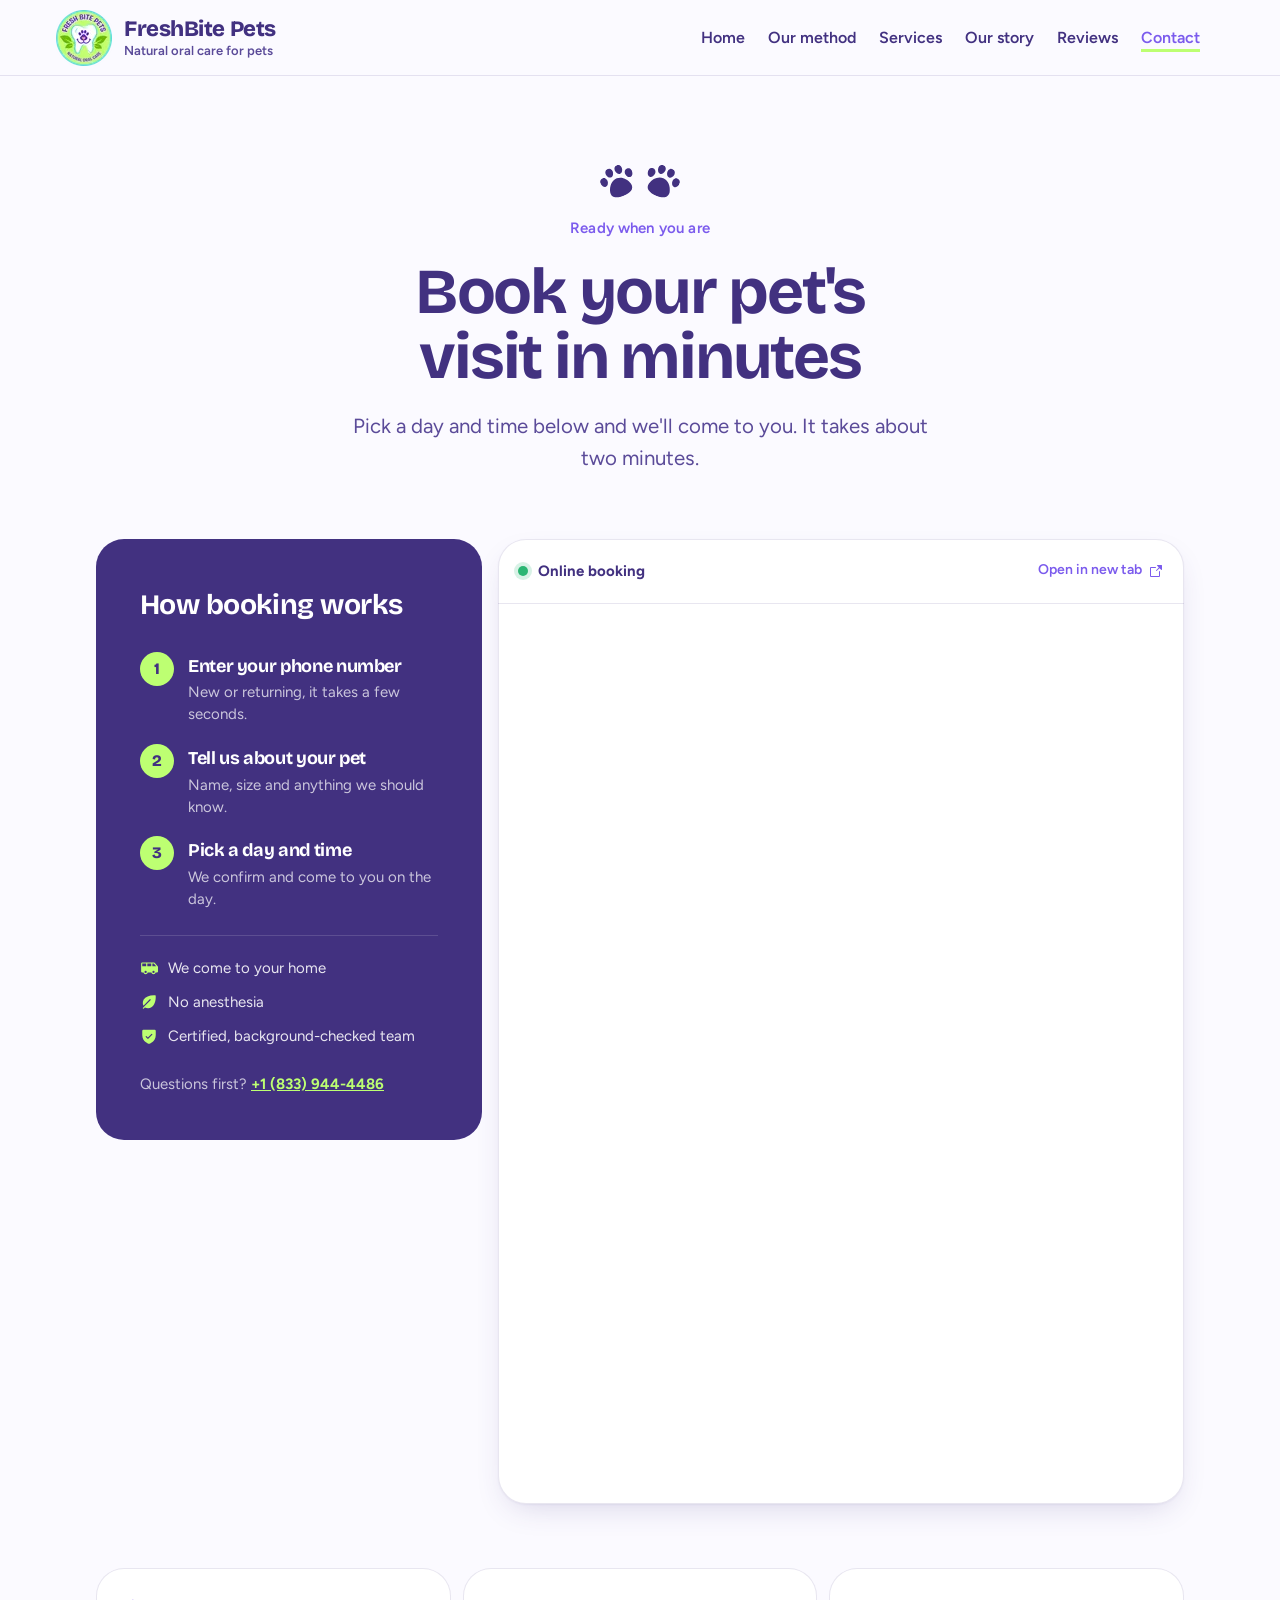
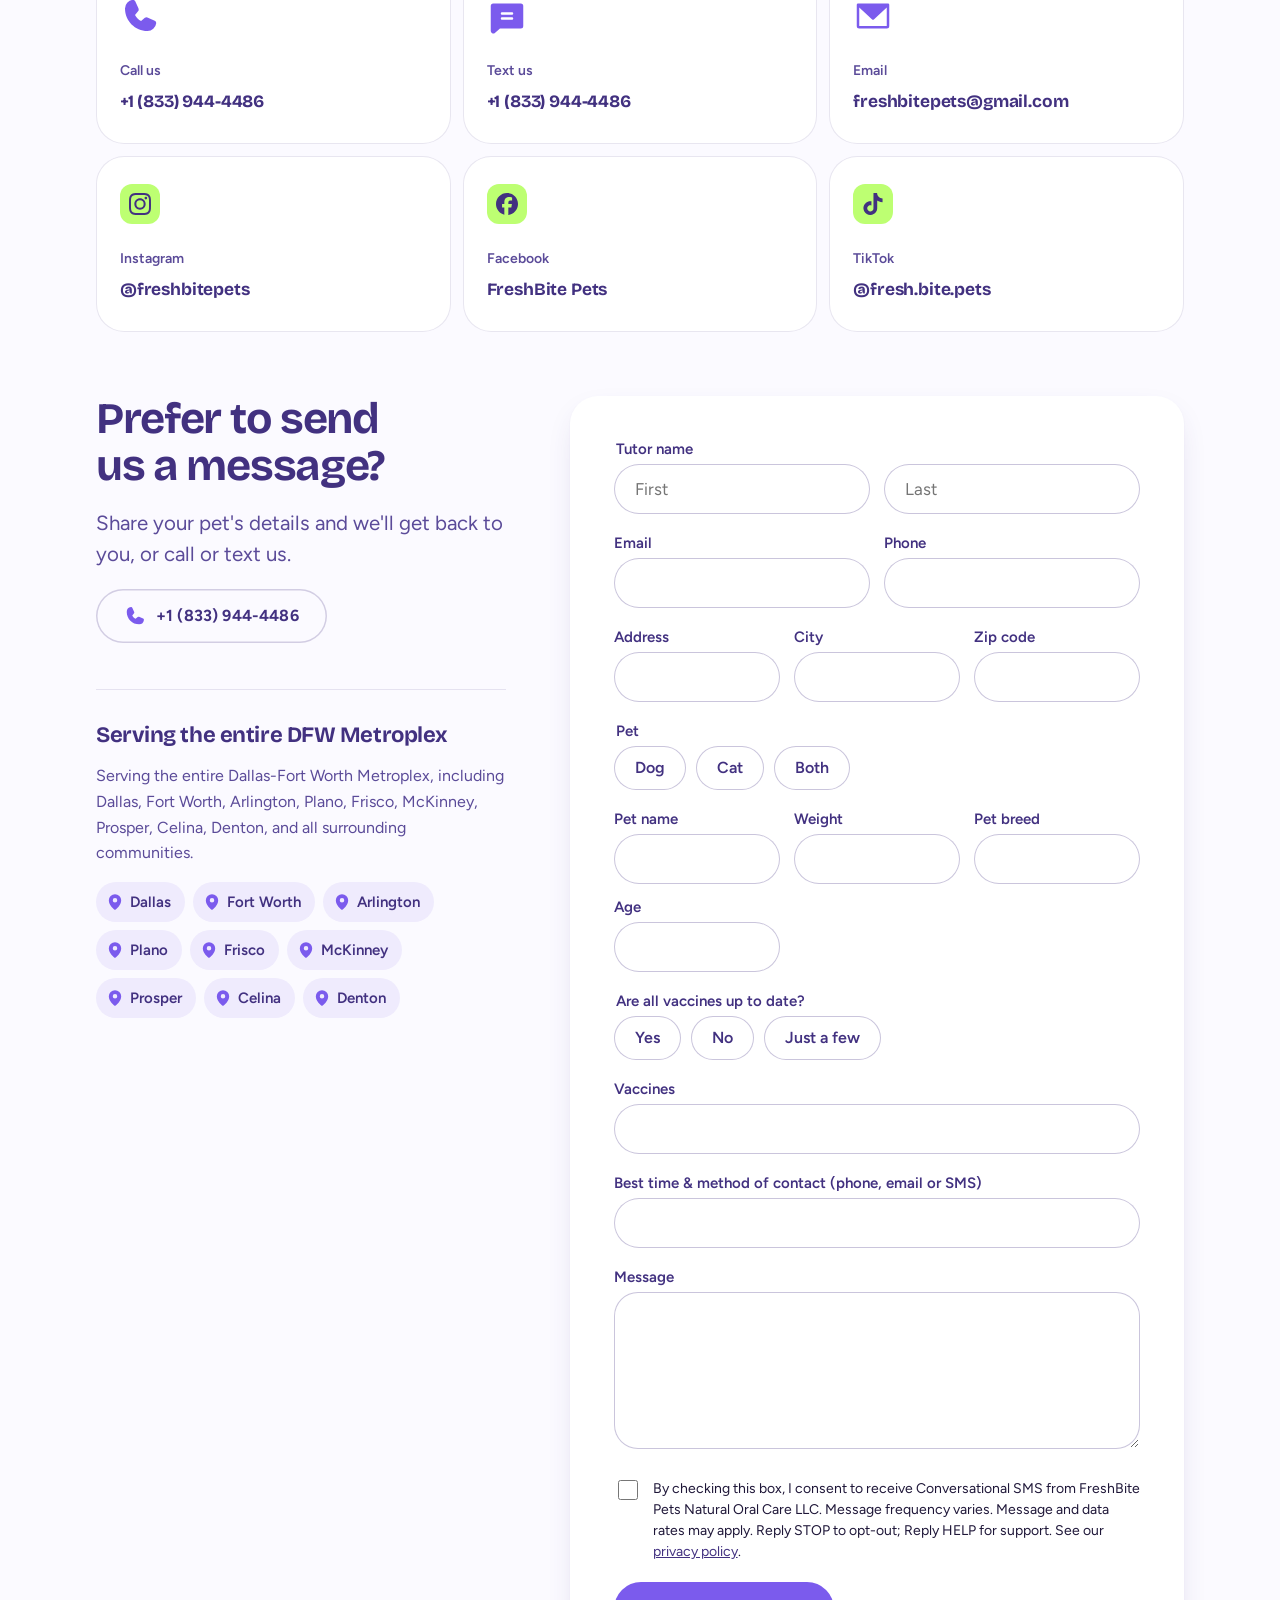
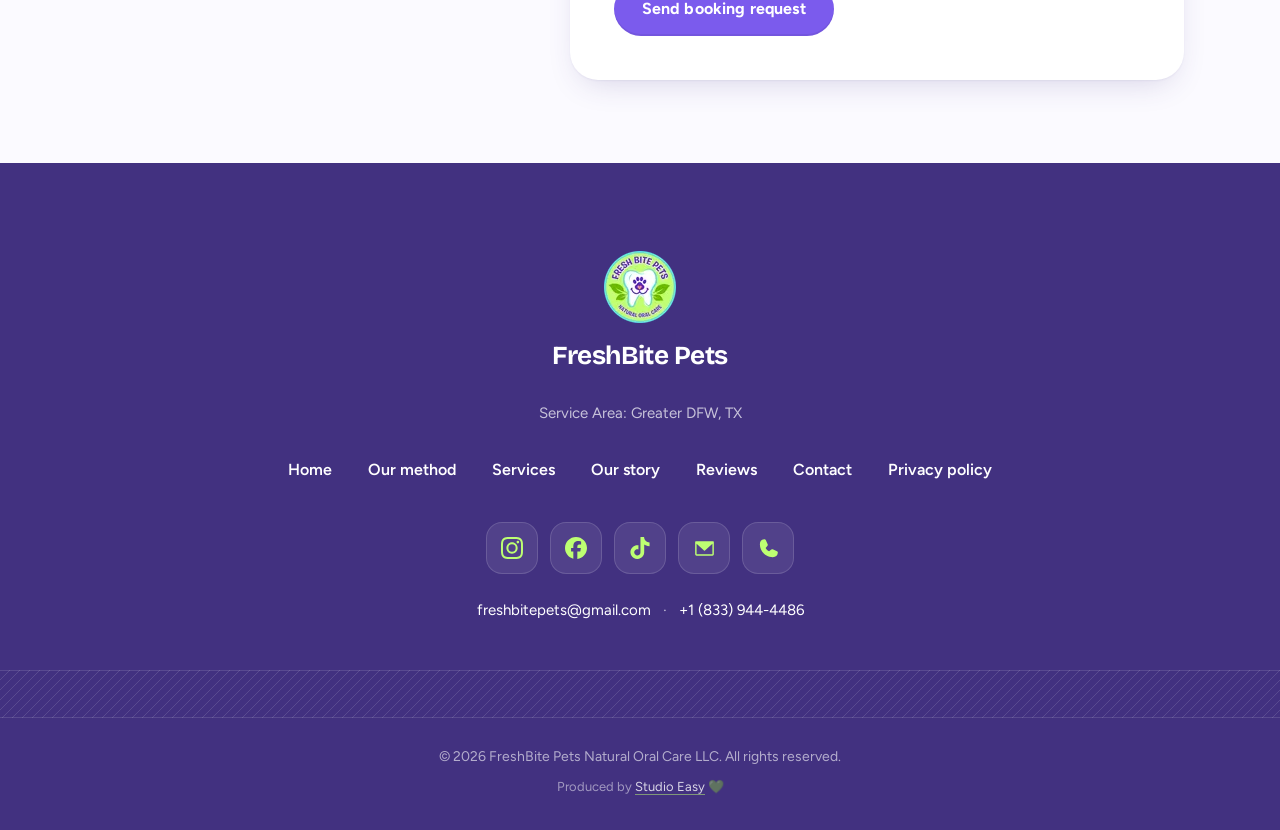
<file: contact/index.html>
<!DOCTYPE html><html lang="en-US" class="no-js"><head><script>document.documentElement.classList.remove('no-js')</script><meta charset="utf-8"><meta name="viewport" content="width=device-width, initial-scale=1"><title>Contact &amp; Book a Visit | FreshBite Pets, Greater DFW</title><meta name="description" content="Book a mobile preventive oral care visit for your dog or cat in Greater DFW, TX. Book online, call or text +1 (833) 944-4486, or email us."><link rel="canonical" href="https://www.freshbitepets.com/contact"><meta name="theme-color" content="#423180"><link rel="icon" type="image/png" href="/favicon.png"><link rel="apple-touch-icon" href="/favicon.png"><link rel="sitemap" href="/sitemap-index.xml"><meta property="og:type" content="website"><meta property="og:site_name" content="FreshBite Pets"><meta property="og:locale" content="en_US"><meta property="og:title" content="Contact &amp; Book a Visit | FreshBite Pets, Greater DFW"><meta property="og:description" content="Book a mobile preventive oral care visit for your dog or cat in Greater DFW, TX. Book online, call or text +1 (833) 944-4486, or email us."><meta property="og:url" content="https://www.freshbitepets.com/contact"><meta property="og:image" content="https://www.freshbitepets.com/og-image.jpg"><meta property="og:image:width" content="1200"><meta property="og:image:height" content="630"><meta name="twitter:card" content="summary_large_image"><meta name="geo.region" content="US-TX"><meta name="geo.placename" content="Dallas-Fort Worth"><script type="application/ld+json">{"@context":"https://schema.org","@graph":[{"@type":"ProfessionalService","@id":"https://www.freshbitepets.com/#business","name":"FreshBite Pets","legalName":"FreshBite Pets Natural Oral Care LLC","url":"https://www.freshbitepets.com/","logo":"https://www.freshbitepets.com/logo.png","image":["https://www.freshbitepets.com/og-image.jpg","https://www.freshbitepets.com/daiana-de-paula.jpg"],"email":"freshbitepets@gmail.com","telephone":"+1-833-944-4486","description":"Natural, non-invasive preventive oral care for dogs and cats, delivered by a mobile team across the Greater Dallas-Fort Worth area. Designed to complement, never replace, veterinary care.","founder":{"@type":"Person","name":"Daiana de Paula","jobTitle":"Founder","image":"https://www.freshbitepets.com/daiana-de-paula.jpg","worksFor":{"@id":"https://www.freshbitepets.com/#business"}},"areaServed":[{"@type":"City","name":"Dallas, TX"},{"@type":"City","name":"Fort Worth, TX"},{"@type":"City","name":"Arlington, TX"},{"@type":"City","name":"Plano, TX"},{"@type":"City","name":"Frisco, TX"},{"@type":"City","name":"McKinney, TX"},{"@type":"City","name":"Prosper, TX"},{"@type":"City","name":"Celina, TX"},{"@type":"City","name":"Denton, TX"}],"knowsAbout":["Preventive pet oral care","Plaque management for dogs","Plaque management for cats","Anesthesia-free oral maintenance"],"sameAs":["https://www.instagram.com/freshbitepets/","https://www.facebook.com/freshbitepets","https://www.tiktok.com/@fresh.bite.pets"]},{"@type":"ContactPage","@id":"https://www.freshbitepets.com/contact#webpage","url":"https://www.freshbitepets.com/contact","name":"Contact FreshBite Pets","about":{"@id":"https://www.freshbitepets.com/#business"}},{"@type":"BreadcrumbList","itemListElement":[{"@type":"ListItem","position":1,"name":"Home","item":"https://www.freshbitepets.com/"},{"@type":"ListItem","position":2,"name":"Contact","item":"https://www.freshbitepets.com/contact"}]}]}</script><link rel="stylesheet" href="/_astro/Base.DJx1h9N6.css"><link rel="stylesheet" href="/_astro/contact.D-EoKRMp.css"></head><body><a class="skip" href="#main">Skip to content</a><header class="hdr" data-astro-cid-fzpbxy5g><div class="hdr__in" data-astro-cid-fzpbxy5g><a href="/" class="hdr__brand" aria-label="FreshBite Pets home" data-astro-cid-fzpbxy5g><img src="/_astro/logo-badge.BX-Un3X4_20clj9.webp" alt loading="eager" data-astro-cid-fzpbxy5g="true" decoding="async" width="56" height="56"><span class="hdr__name" data-astro-cid-fzpbxy5g>FreshBite Pets<small data-astro-cid-fzpbxy5g>Natural oral care for pets</small></span></a><nav class="hdr__nav" id="site-nav" aria-label="Main" data-astro-cid-fzpbxy5g><ul data-astro-cid-fzpbxy5g><li data-astro-cid-fzpbxy5g><a href="/" data-astro-cid-fzpbxy5g>Home</a></li><li data-astro-cid-fzpbxy5g><a href="/our-method" data-astro-cid-fzpbxy5g>Our method</a></li><li data-astro-cid-fzpbxy5g><a href="/services" data-astro-cid-fzpbxy5g>Services</a></li><li data-astro-cid-fzpbxy5g><a href="/our-story" data-astro-cid-fzpbxy5g>Our story</a></li><li data-astro-cid-fzpbxy5g><a href="/reviews" data-astro-cid-fzpbxy5g>Reviews</a></li><li data-astro-cid-fzpbxy5g><a href="/contact" aria-current="page" data-astro-cid-fzpbxy5g>Contact</a></li></ul></nav><div class="hdr__actions" data-astro-cid-fzpbxy5g><button class="hdr__toggle" type="button" aria-controls="site-nav" aria-expanded="false" aria-label="Open menu" data-astro-cid-fzpbxy5g><span data-astro-cid-fzpbxy5g></span><span data-astro-cid-fzpbxy5g></span><span data-astro-cid-fzpbxy5g></span></button></div></div></header><script type="module">var e=document.querySelector(`.hdr__toggle`),t=document.getElementById(`site-nav`);e?.addEventListener(`click`,()=>{let n=t.classList.toggle(`is-open`);e.setAttribute(`aria-expanded`,String(n)),e.setAttribute(`aria-label`,n?`Close menu`:`Open menu`)});var n=document.querySelector(`.hdr--overlay`),r=()=>n?.classList.toggle(`is-solid`,scrollY>40||t.classList.contains(`is-open`));n&&(r(),addEventListener(`scroll`,r,{passive:!0}),e?.addEventListener(`click`,r)),addEventListener(`keydown`,n=>{n.key===`Escape`&&t?.classList.contains(`is-open`)&&(e?.click(),e?.focus())}),t?.addEventListener(`click`,n=>{n.target.closest(`a`)&&(t.classList.remove(`is-open`),e.setAttribute(`aria-expanded`,`false`))});</script><main id="main"><section aria-labelledby="contact-h" data-astro-cid-6bfsojfh><div class="wrap wrap--narrow stack center" style="gap:22px;padding-top:clamp(48px,7vw,96px);padding-bottom:clamp(40px,5vw,64px)" data-astro-cid-6bfsojfh><div style="display:flex;gap:10px;align-items:flex-end;justify-content:center" aria-hidden="true"><svg viewBox="0 0 188.704 171.930" width="34" height="31" fill="var(--fb-ink)" style="transform:rotate(-22deg)"><path d="M 67.095 0 C 72.84 0 78.111 2.147 81.948 6.114 C 85.785 10.085 88.062 15.755 88.062 22.594 C 88.062 29.4 85.814 36.231 82.149 41.402 C 78.501 46.547 73.217 50.321 67.095 50.321 C 60.972 50.321 55.689 46.547 52.04 41.402 C 48.375 36.231 46.128 29.4 46.128 22.598 C 46.128 15.755 48.405 10.085 52.246 6.114 C 56.079 2.147 61.35 0 67.095 0 Z M 20.967 37.741 C 26.712 37.741 31.983 39.888 35.82 43.855 C 39.657 47.826 41.934 53.495 41.934 60.335 C 41.934 67.141 39.687 73.972 36.021 79.142 C 32.373 84.288 27.089 88.062 20.967 88.062 C 14.845 88.062 9.561 84.288 5.913 79.142 C 2.248 73.972 0 67.137 0 60.339 C 0 53.495 2.277 47.826 6.118 43.855 C 9.951 39.888 15.222 37.741 20.967 37.741 Z M 94.352 67.095 C 64.478 67.095 39.728 92.528 31.937 124.419 C 28.482 138.567 33.753 153.743 46.752 160.935 C 57.081 166.655 72.538 171.93 94.348 171.93 C 116.162 171.93 131.619 166.655 141.951 160.935 C 154.947 153.743 160.218 138.567 156.763 124.423 C 148.975 92.528 124.222 67.095 94.352 67.095 Z M 167.737 37.741 C 161.992 37.741 156.721 39.888 152.888 43.855 C 149.047 47.826 146.77 53.495 146.77 60.335 C 146.77 67.141 149.017 73.972 152.682 79.142 C 156.331 84.288 161.614 88.062 167.737 88.062 C 173.859 88.062 179.143 84.288 182.791 79.142 C 186.456 73.972 188.704 67.141 188.704 60.339 C 188.704 53.495 186.427 47.826 182.59 43.855 C 178.753 39.888 173.482 37.741 167.737 37.741 Z M 121.609 0 C 115.864 0 110.593 2.147 106.76 6.114 C 102.919 10.085 100.642 15.755 100.642 22.594 C 100.642 29.4 102.89 36.231 106.555 41.402 C 110.203 46.547 115.487 50.321 121.609 50.321 C 127.731 50.321 133.015 46.547 136.663 41.402 C 140.329 36.231 142.576 29.4 142.576 22.598 C 142.576 15.755 140.299 10.085 136.462 6.114 C 132.625 2.147 127.354 0 121.609 0 Z"></path></svg><svg viewBox="0 0 188.704 171.930" width="34" height="31" fill="var(--fb-ink)" style="transform:rotate(23deg)"><path d="M 67.095 0 C 72.84 0 78.111 2.147 81.948 6.114 C 85.785 10.085 88.062 15.755 88.062 22.594 C 88.062 29.4 85.814 36.231 82.149 41.402 C 78.501 46.547 73.217 50.321 67.095 50.321 C 60.972 50.321 55.689 46.547 52.04 41.402 C 48.375 36.231 46.128 29.4 46.128 22.598 C 46.128 15.755 48.405 10.085 52.246 6.114 C 56.079 2.147 61.35 0 67.095 0 Z M 20.967 37.741 C 26.712 37.741 31.983 39.888 35.82 43.855 C 39.657 47.826 41.934 53.495 41.934 60.335 C 41.934 67.141 39.687 73.972 36.021 79.142 C 32.373 84.288 27.089 88.062 20.967 88.062 C 14.845 88.062 9.561 84.288 5.913 79.142 C 2.248 73.972 0 67.137 0 60.339 C 0 53.495 2.277 47.826 6.118 43.855 C 9.951 39.888 15.222 37.741 20.967 37.741 Z M 94.352 67.095 C 64.478 67.095 39.728 92.528 31.937 124.419 C 28.482 138.567 33.753 153.743 46.752 160.935 C 57.081 166.655 72.538 171.93 94.348 171.93 C 116.162 171.93 131.619 166.655 141.951 160.935 C 154.947 153.743 160.218 138.567 156.763 124.423 C 148.975 92.528 124.222 67.095 94.352 67.095 Z M 167.737 37.741 C 161.992 37.741 156.721 39.888 152.888 43.855 C 149.047 47.826 146.77 53.495 146.77 60.335 C 146.77 67.141 149.017 73.972 152.682 79.142 C 156.331 84.288 161.614 88.062 167.737 88.062 C 173.859 88.062 179.143 84.288 182.791 79.142 C 186.456 73.972 188.704 67.141 188.704 60.339 C 188.704 53.495 186.427 47.826 182.59 43.855 C 178.753 39.888 173.482 37.741 167.737 37.741 Z M 121.609 0 C 115.864 0 110.593 2.147 106.76 6.114 C 102.919 10.085 100.642 15.755 100.642 22.594 C 100.642 29.4 102.89 36.231 106.555 41.402 C 110.203 46.547 115.487 50.321 121.609 50.321 C 127.731 50.321 133.015 46.547 136.663 41.402 C 140.329 36.231 142.576 29.4 142.576 22.598 C 142.576 15.755 140.299 10.085 136.462 6.114 C 132.625 2.147 127.354 0 121.609 0 Z"></path></svg></div><span class="eyebrow" data-astro-cid-6bfsojfh>Ready when you are</span><h1 id="contact-h" class="h1" data-astro-cid-6bfsojfh>Book your pet's visit in minutes</h1><p class="lead" style="max-width:600px" data-astro-cid-6bfsojfh>Pick a day and time below and we'll come to you. It takes about two minutes.</p></div></section><section id="book" aria-label="Online booking" data-astro-cid-6bfsojfh><div class="wrap" style="padding-top:0;padding-bottom:clamp(40px,5vw,64px)" data-astro-cid-6bfsojfh><div class="bk" data-astro-cid-6bfsojfh><aside class="bk__side" data-astro-cid-6bfsojfh><h2 class="bk__title" data-astro-cid-6bfsojfh>How booking works</h2><ol class="bk__steps" data-astro-cid-6bfsojfh><li data-astro-cid-6bfsojfh><span class="bk__n" aria-hidden="true" data-astro-cid-6bfsojfh>1</span><div data-astro-cid-6bfsojfh><h3 data-astro-cid-6bfsojfh>Enter your phone number</h3><p data-astro-cid-6bfsojfh>New or returning, it takes a few seconds.</p></div></li><li data-astro-cid-6bfsojfh><span class="bk__n" aria-hidden="true" data-astro-cid-6bfsojfh>2</span><div data-astro-cid-6bfsojfh><h3 data-astro-cid-6bfsojfh>Tell us about your pet</h3><p data-astro-cid-6bfsojfh>Name, size and anything we should know.</p></div></li><li data-astro-cid-6bfsojfh><span class="bk__n" aria-hidden="true" data-astro-cid-6bfsojfh>3</span><div data-astro-cid-6bfsojfh><h3 data-astro-cid-6bfsojfh>Pick a day and time</h3><p data-astro-cid-6bfsojfh>We confirm and come to you on the day.</p></div></li></ol><ul class="bk__perks" data-astro-cid-6bfsojfh><li data-astro-cid-6bfsojfh><svg xmlns="http://www.w3.org/2000/svg" viewBox="0 0 256 256" fill="currentColor" width="18" height="18" style="display:block;flex:none;color:var(--fb-lime)" aria-hidden="true" focusable="false"><path d="M254.07,106.79,208.53,53.73A16,16,0,0,0,196.26,48H32A16,16,0,0,0,16,64V176a16,16,0,0,0,16,16H49a32,32,0,0,0,62,0h50a32,32,0,0,0,62,0h17a16,16,0,0,0,16-16V112A8,8,0,0,0,254.07,106.79ZM32,104V64H88v40Zm48,96a16,16,0,1,1,16-16A16,16,0,0,1,80,200Zm80-96H104V64h56Zm32,96a16,16,0,1,1,16-16A16,16,0,0,1,192,200Zm-16-96V64h20.26l34.33,40Z"/></svg>We come to your home</li><li data-astro-cid-6bfsojfh><svg xmlns="http://www.w3.org/2000/svg" viewBox="0 0 256 256" fill="currentColor" width="18" height="18" style="display:block;flex:none;color:var(--fb-lime)" aria-hidden="true" focusable="false"><path d="M223.45,40.07a8,8,0,0,0-7.52-7.52C139.8,28.08,78.82,51,52.82,94a87.09,87.09,0,0,0-12.76,49A101.72,101.72,0,0,0,46.7,175.2a4,4,0,0,0,6.61,1.43l85-86.3a8,8,0,0,1,11.32,11.32L56.74,195.94,42.55,210.13a8.2,8.2,0,0,0-.6,11.1,8,8,0,0,0,11.71.43l16.79-16.79c14.14,6.84,28.41,10.57,42.56,11.07q1.67.06,3.33.06A86.93,86.93,0,0,0,162,203.18C205,177.18,227.93,116.21,223.45,40.07Z"/></svg>No anesthesia</li><li data-astro-cid-6bfsojfh><svg xmlns="http://www.w3.org/2000/svg" viewBox="0 0 256 256" fill="currentColor" width="18" height="18" style="display:block;flex:none;color:var(--fb-lime)" aria-hidden="true" focusable="false"><path d="M208,40H48A16,16,0,0,0,32,56v56c0,52.72,25.52,84.67,46.93,102.19,23.06,18.86,46,25.26,47,25.53a8,8,0,0,0,4.2,0c1-.27,23.91-6.67,47-25.53C198.48,196.67,224,164.72,224,112V56A16,16,0,0,0,208,40Zm-34.32,69.66-56,56a8,8,0,0,1-11.32,0l-24-24a8,8,0,0,1,11.32-11.32L112,148.69l50.34-50.35a8,8,0,0,1,11.32,11.32Z"/></svg>Certified, background-checked team</li></ul><p class="bk__help" data-astro-cid-6bfsojfh>Questions first? <a href="tel:+18339444486" data-astro-cid-6bfsojfh>+1 (833) 944-4486</a></p></aside><div class="bk__win" data-astro-cid-6bfsojfh><div class="bk__bar" data-astro-cid-6bfsojfh><span class="bk__dot" aria-hidden="true" data-astro-cid-6bfsojfh></span><span data-astro-cid-6bfsojfh>Online booking</span><a href="https://booking.moego.pet/ol/FreshBitePets/book" target="_blank" rel="noopener" class="bk__open" data-astro-cid-6bfsojfh>Open in new tab <svg xmlns="http://www.w3.org/2000/svg" viewBox="0 0 256 256" fill="currentColor" width="16" height="16" style="display:block;flex:none;color:currentColor" aria-hidden="true" focusable="false"><path d="M192,136v72a16,16,0,0,1-16,16H48a16,16,0,0,1-16-16V80A16,16,0,0,1,48,64h72a8,8,0,0,1,0,16H48V208H176V136a8,8,0,0,1,16,0Zm32-96a8,8,0,0,0-8-8H152a8,8,0,0,0-5.66,13.66L172.69,72l-42.35,42.34a8,8,0,0,0,11.32,11.32L184,83.31l26.34,26.35A8,8,0,0,0,224,104Z"/></svg></a></div><div class="bk__body" data-astro-cid-6bfsojfh><div class="bk__load" aria-hidden="true" data-astro-cid-6bfsojfh><span data-astro-cid-6bfsojfh></span>Loading calendar…</div><iframe class="bk__frame" src="https://booking.moego.pet/ol/FreshBitePets/book?utm_medium=embed" title="FreshBite Pets online booking" allow="payment" onload="this.parentElement.classList.add('is-ready')" data-astro-cid-6bfsojfh></iframe></div></div></div></div></section><section aria-label="Ways to reach us" data-astro-cid-6bfsojfh><div class="wrap" style="padding-top:0;padding-bottom:clamp(40px,5vw,64px)" data-astro-cid-6bfsojfh><ul class="chan" data-astro-cid-6bfsojfh><li class="rv" style="--i:0" data-astro-cid-6bfsojfh><a href="tel:+18339444486" data-astro-cid-6bfsojfh="true" class="chan__c"><svg xmlns="http://www.w3.org/2000/svg" viewBox="0 0 256 256" fill="currentColor" width="40" height="40" style="display:block;flex:none;color:var(--fb-violet)" aria-hidden="true" focusable="false"><path d="M231.88,175.08A56.26,56.26,0,0,1,176,224C96.6,224,32,159.4,32,80A56.26,56.26,0,0,1,80.92,24.12a16,16,0,0,1,16.62,9.52l21.12,47.15,0,.12A16,16,0,0,1,117.39,96c-.18.27-.37.52-.57.77L96,121.45c7.49,15.22,23.41,31,38.83,38.51l24.34-20.71a8.12,8.12,0,0,1,.75-.56,16,16,0,0,1,15.17-1.4l.13.06,47.11,21.11A16,16,0,0,1,231.88,175.08Z"/></svg><span class="chan__l" data-astro-cid-6bfsojfh>Call us</span><span class="chan__v" data-astro-cid-6bfsojfh>+1 (833) 944-4486</span></a></li><li class="rv" style="--i:1" data-astro-cid-6bfsojfh><a href="sms:+18339444486" data-astro-cid-6bfsojfh="true" class="chan__c"><svg xmlns="http://www.w3.org/2000/svg" viewBox="0 0 256 256" fill="currentColor" width="40" height="40" style="display:block;flex:none;color:var(--fb-violet)" aria-hidden="true" focusable="false"><path d="M216,48H40A16,16,0,0,0,24,64V224a15.84,15.84,0,0,0,9.25,14.5A16.05,16.05,0,0,0,40,240a15.89,15.89,0,0,0,10.25-3.78l.09-.07L83,208H216a16,16,0,0,0,16-16V64A16,16,0,0,0,216,48ZM160,152H96a8,8,0,0,1,0-16h64a8,8,0,0,1,0,16Zm0-32H96a8,8,0,0,1,0-16h64a8,8,0,0,1,0,16Z"/></svg><span class="chan__l" data-astro-cid-6bfsojfh>Text us</span><span class="chan__v" data-astro-cid-6bfsojfh>+1 (833) 944-4486</span></a></li><li class="rv" style="--i:2" data-astro-cid-6bfsojfh><a href="mailto:freshbitepets@gmail.com" data-astro-cid-6bfsojfh="true" class="chan__c"><svg xmlns="http://www.w3.org/2000/svg" viewBox="0 0 256 256" fill="currentColor" width="40" height="40" style="display:block;flex:none;color:var(--fb-violet)" aria-hidden="true" focusable="false"><path d="M224,48H32a8,8,0,0,0-8,8V192a16,16,0,0,0,16,16H216a16,16,0,0,0,16-16V56A8,8,0,0,0,224,48Zm-8,144H40V74.19l82.59,75.71a8,8,0,0,0,10.82,0L216,74.19V192Z"/></svg><span class="chan__l" data-astro-cid-6bfsojfh>Email</span><span class="chan__v" data-astro-cid-6bfsojfh>freshbitepets@gmail.com</span></a></li><li class="rv" style="--i:3" data-astro-cid-6bfsojfh><a href="https://www.instagram.com/freshbitepets/" target="_blank" rel="noopener" data-astro-cid-6bfsojfh="true" class="chan__c"><span class="chan__brand" data-astro-cid-6bfsojfh><svg viewBox="0 0 24 24" width="22" height="22" fill="var(--fb-ink)" aria-hidden="true" focusable="false" style="display:block;flex:none"><path d="M7.0301.084c-1.2768.0602-2.1487.264-2.911.5634-.7888.3075-1.4575.72-2.1228 1.3877-.6652.6677-1.075 1.3368-1.3802 2.127-.2954.7638-.4956 1.6365-.552 2.914-.0564 1.2775-.0689 1.6882-.0626 4.947.0062 3.2586.0206 3.6671.0825 4.9473.061 1.2765.264 2.1482.5635 2.9107.308.7889.72 1.4573 1.388 2.1228.6679.6655 1.3365 1.0743 2.1285 1.38.7632.295 1.6361.4961 2.9134.552 1.2773.056 1.6884.069 4.9462.0627 3.2578-.0062 3.668-.0207 4.9478-.0814 1.28-.0607 2.147-.2652 2.9098-.5633.7889-.3086 1.4578-.72 2.1228-1.3881.665-.6682 1.0745-1.3378 1.3795-2.1284.2957-.7632.4966-1.636.552-2.9124.056-1.2809.0692-1.6898.063-4.948-.0063-3.2583-.021-3.6668-.0817-4.9465-.0607-1.2797-.264-2.1487-.5633-2.9117-.3084-.7889-.72-1.4568-1.3876-2.1228C21.2982 1.33 20.628.9208 19.8378.6165 19.074.321 18.2017.1197 16.9244.0645 15.6471.0093 15.236-.005 11.977.0014 8.718.0076 8.31.0215 7.0301.0839m.1402 21.6932c-1.17-.0509-1.8053-.2453-2.2287-.408-.5606-.216-.96-.4771-1.3819-.895-.422-.4178-.6811-.8186-.9-1.378-.1644-.4234-.3624-1.058-.4171-2.228-.0595-1.2645-.072-1.6442-.079-4.848-.007-3.2037.0053-3.583.0607-4.848.05-1.169.2456-1.805.408-2.2282.216-.5613.4762-.96.895-1.3816.4188-.4217.8184-.6814 1.3783-.9003.423-.1651 1.0575-.3614 2.227-.4171 1.2655-.06 1.6447-.072 4.848-.079 3.2033-.007 3.5835.005 4.8495.0608 1.169.0508 1.8053.2445 2.228.408.5608.216.96.4754 1.3816.895.4217.4194.6816.8176.9005 1.3787.1653.4217.3617 1.056.4169 2.2263.0602 1.2655.0739 1.645.0796 4.848.0058 3.203-.0055 3.5834-.061 4.848-.051 1.17-.245 1.8055-.408 2.2294-.216.5604-.4763.96-.8954 1.3814-.419.4215-.8181.6811-1.3783.9-.4224.1649-1.0577.3617-2.2262.4174-1.2656.0595-1.6448.072-4.8493.079-3.2045.007-3.5825-.006-4.848-.0608M16.953 5.5864A1.44 1.44 0 1 0 18.39 4.144a1.44 1.44 0 0 0-1.437 1.4424M5.8385 12.012c.0067 3.4032 2.7706 6.1557 6.173 6.1493 3.4026-.0065 6.157-2.7701 6.1506-6.1733-.0065-3.4032-2.771-6.1565-6.174-6.1498-3.403.0067-6.156 2.771-6.1496 6.1738M8 12.0077a4 4 0 1 1 4.008 3.9921A3.9996 3.9996 0 0 1 8 12.0077"></path></svg></span><span class="chan__l" data-astro-cid-6bfsojfh>Instagram</span><span class="chan__v" data-astro-cid-6bfsojfh>@freshbitepets</span></a></li><li class="rv" style="--i:4" data-astro-cid-6bfsojfh><a href="https://www.facebook.com/freshbitepets" target="_blank" rel="noopener" data-astro-cid-6bfsojfh="true" class="chan__c"><span class="chan__brand" data-astro-cid-6bfsojfh><svg viewBox="0 0 24 24" width="22" height="22" fill="var(--fb-ink)" aria-hidden="true" focusable="false" style="display:block;flex:none"><path d="M9.101 23.691v-7.98H6.627v-3.667h2.474v-1.58c0-4.085 1.848-5.978 5.858-5.978.401 0 .955.042 1.468.103a8.68 8.68 0 0 1 1.141.195v3.325a8.623 8.623 0 0 0-.653-.036 26.805 26.805 0 0 0-.733-.009c-.707 0-1.259.096-1.675.309a1.686 1.686 0 0 0-.679.622c-.258.42-.374.995-.374 1.752v1.297h3.919l-.386 2.103-.287 1.564h-3.246v8.245C19.396 23.238 24 18.179 24 12.044c0-6.627-5.373-12-12-12s-12 5.373-12 12c0 5.628 3.874 10.35 9.101 11.647Z"></path></svg></span><span class="chan__l" data-astro-cid-6bfsojfh>Facebook</span><span class="chan__v" data-astro-cid-6bfsojfh>FreshBite Pets</span></a></li><li class="rv" style="--i:5" data-astro-cid-6bfsojfh><a href="https://www.tiktok.com/@fresh.bite.pets" target="_blank" rel="noopener" data-astro-cid-6bfsojfh="true" class="chan__c"><span class="chan__brand" data-astro-cid-6bfsojfh><svg viewBox="0 0 24 24" width="22" height="22" fill="var(--fb-ink)" aria-hidden="true" focusable="false" style="display:block;flex:none"><path d="M12.525.02c1.31-.02 2.61-.01 3.91-.02.08 1.53.63 3.09 1.75 4.17 1.12 1.11 2.7 1.62 4.24 1.79v4.03c-1.44-.05-2.89-.35-4.2-.97-.57-.26-1.1-.59-1.62-.93-.01 2.92.01 5.84-.02 8.75-.08 1.4-.54 2.79-1.35 3.94-1.31 1.92-3.58 3.17-5.91 3.21-1.43.08-2.86-.31-4.08-1.03-2.02-1.19-3.44-3.37-3.65-5.71-.02-.5-.03-1-.01-1.49.18-1.9 1.12-3.72 2.58-4.96 1.66-1.44 3.98-2.13 6.15-1.72.02 1.48-.04 2.96-.04 4.44-.99-.32-2.15-.23-3.02.37-.63.41-1.11 1.04-1.36 1.75-.21.51-.15 1.07-.14 1.61.24 1.64 1.82 3.02 3.5 2.87 1.12-.01 2.19-.66 2.77-1.61.19-.33.4-.67.41-1.06.1-1.79.06-3.57.07-5.36.01-4.03-.01-8.05.02-12.07z"></path></svg></span><span class="chan__l" data-astro-cid-6bfsojfh>TikTok</span><span class="chan__v" data-astro-cid-6bfsojfh>@fresh.bite.pets</span></a></li></ul></div></section><section id="form" aria-labelledby="form-h" data-astro-cid-6bfsojfh><div class="wrap book" style="padding-top:0" data-astro-cid-6bfsojfh><aside class="book__info stack rv" data-astro-cid-6bfsojfh><h2 id="form-h" class="h2" data-astro-cid-6bfsojfh>Prefer to send us a message?</h2><p class="lead" data-astro-cid-6bfsojfh>Share your pet's details and we'll get back to you, or call or text us.</p><a class="btn btn--ghost" href="tel:+18339444486" style="align-self:flex-start" data-astro-cid-6bfsojfh><svg xmlns="http://www.w3.org/2000/svg" viewBox="0 0 256 256" fill="currentColor" width="22" height="22" style="display:block;flex:none;color:var(--fb-violet)" aria-hidden="true" focusable="false"><path d="M231.88,175.08A56.26,56.26,0,0,1,176,224C96.6,224,32,159.4,32,80A56.26,56.26,0,0,1,80.92,24.12a16,16,0,0,1,16.62,9.52l21.12,47.15,0,.12A16,16,0,0,1,117.39,96c-.18.27-.37.52-.57.77L96,121.45c7.49,15.22,23.41,31,38.83,38.51l24.34-20.71a8.12,8.12,0,0,1,.75-.56,16,16,0,0,1,15.17-1.4l.13.06,47.11,21.11A16,16,0,0,1,231.88,175.08Z"/></svg>+1 (833) 944-4486</a><div class="area" data-astro-cid-6bfsojfh><h3 data-astro-cid-6bfsojfh>Serving the entire DFW Metroplex</h3><p class="area__txt" data-astro-cid-6bfsojfh>Serving the entire Dallas-Fort Worth Metroplex, including Dallas, Fort Worth, Arlington, Plano, Frisco, McKinney, Prosper, Celina, Denton, and all surrounding communities.</p><ul data-astro-cid-6bfsojfh><li data-astro-cid-6bfsojfh><svg xmlns="http://www.w3.org/2000/svg" viewBox="0 0 256 256" fill="currentColor" width="18" height="18" style="display:block;flex:none;color:var(--fb-violet)" aria-hidden="true" focusable="false"><path d="M128,16a88.1,88.1,0,0,0-88,88c0,75.3,80,132.17,83.41,134.55a8,8,0,0,0,9.18,0C136,236.17,216,179.3,216,104A88.1,88.1,0,0,0,128,16Zm0,56a32,32,0,1,1-32,32A32,32,0,0,1,128,72Z"/></svg>Dallas</li><li data-astro-cid-6bfsojfh><svg xmlns="http://www.w3.org/2000/svg" viewBox="0 0 256 256" fill="currentColor" width="18" height="18" style="display:block;flex:none;color:var(--fb-violet)" aria-hidden="true" focusable="false"><path d="M128,16a88.1,88.1,0,0,0-88,88c0,75.3,80,132.17,83.41,134.55a8,8,0,0,0,9.18,0C136,236.17,216,179.3,216,104A88.1,88.1,0,0,0,128,16Zm0,56a32,32,0,1,1-32,32A32,32,0,0,1,128,72Z"/></svg>Fort Worth</li><li data-astro-cid-6bfsojfh><svg xmlns="http://www.w3.org/2000/svg" viewBox="0 0 256 256" fill="currentColor" width="18" height="18" style="display:block;flex:none;color:var(--fb-violet)" aria-hidden="true" focusable="false"><path d="M128,16a88.1,88.1,0,0,0-88,88c0,75.3,80,132.17,83.41,134.55a8,8,0,0,0,9.18,0C136,236.17,216,179.3,216,104A88.1,88.1,0,0,0,128,16Zm0,56a32,32,0,1,1-32,32A32,32,0,0,1,128,72Z"/></svg>Arlington</li><li data-astro-cid-6bfsojfh><svg xmlns="http://www.w3.org/2000/svg" viewBox="0 0 256 256" fill="currentColor" width="18" height="18" style="display:block;flex:none;color:var(--fb-violet)" aria-hidden="true" focusable="false"><path d="M128,16a88.1,88.1,0,0,0-88,88c0,75.3,80,132.17,83.41,134.55a8,8,0,0,0,9.18,0C136,236.17,216,179.3,216,104A88.1,88.1,0,0,0,128,16Zm0,56a32,32,0,1,1-32,32A32,32,0,0,1,128,72Z"/></svg>Plano</li><li data-astro-cid-6bfsojfh><svg xmlns="http://www.w3.org/2000/svg" viewBox="0 0 256 256" fill="currentColor" width="18" height="18" style="display:block;flex:none;color:var(--fb-violet)" aria-hidden="true" focusable="false"><path d="M128,16a88.1,88.1,0,0,0-88,88c0,75.3,80,132.17,83.41,134.55a8,8,0,0,0,9.18,0C136,236.17,216,179.3,216,104A88.1,88.1,0,0,0,128,16Zm0,56a32,32,0,1,1-32,32A32,32,0,0,1,128,72Z"/></svg>Frisco</li><li data-astro-cid-6bfsojfh><svg xmlns="http://www.w3.org/2000/svg" viewBox="0 0 256 256" fill="currentColor" width="18" height="18" style="display:block;flex:none;color:var(--fb-violet)" aria-hidden="true" focusable="false"><path d="M128,16a88.1,88.1,0,0,0-88,88c0,75.3,80,132.17,83.41,134.55a8,8,0,0,0,9.18,0C136,236.17,216,179.3,216,104A88.1,88.1,0,0,0,128,16Zm0,56a32,32,0,1,1-32,32A32,32,0,0,1,128,72Z"/></svg>McKinney</li><li data-astro-cid-6bfsojfh><svg xmlns="http://www.w3.org/2000/svg" viewBox="0 0 256 256" fill="currentColor" width="18" height="18" style="display:block;flex:none;color:var(--fb-violet)" aria-hidden="true" focusable="false"><path d="M128,16a88.1,88.1,0,0,0-88,88c0,75.3,80,132.17,83.41,134.55a8,8,0,0,0,9.18,0C136,236.17,216,179.3,216,104A88.1,88.1,0,0,0,128,16Zm0,56a32,32,0,1,1-32,32A32,32,0,0,1,128,72Z"/></svg>Prosper</li><li data-astro-cid-6bfsojfh><svg xmlns="http://www.w3.org/2000/svg" viewBox="0 0 256 256" fill="currentColor" width="18" height="18" style="display:block;flex:none;color:var(--fb-violet)" aria-hidden="true" focusable="false"><path d="M128,16a88.1,88.1,0,0,0-88,88c0,75.3,80,132.17,83.41,134.55a8,8,0,0,0,9.18,0C136,236.17,216,179.3,216,104A88.1,88.1,0,0,0,128,16Zm0,56a32,32,0,1,1-32,32A32,32,0,0,1,128,72Z"/></svg>Celina</li><li data-astro-cid-6bfsojfh><svg xmlns="http://www.w3.org/2000/svg" viewBox="0 0 256 256" fill="currentColor" width="18" height="18" style="display:block;flex:none;color:var(--fb-violet)" aria-hidden="true" focusable="false"><path d="M128,16a88.1,88.1,0,0,0-88,88c0,75.3,80,132.17,83.41,134.55a8,8,0,0,0,9.18,0C136,236.17,216,179.3,216,104A88.1,88.1,0,0,0,128,16Zm0,56a32,32,0,1,1-32,32A32,32,0,0,1,128,72Z"/></svg>Denton</li></ul></div></aside><div class="book__form rv" style="--i:1" data-astro-cid-6bfsojfh><div class="cf-wrap" data-astro-cid-vekgkm42><form class="cf" method="post" data-endpoint novalidate data-astro-cid-vekgkm42><fieldset class="cf__row" data-astro-cid-vekgkm42><legend data-astro-cid-vekgkm42>Tutor name</legend><label class="cf__f" data-astro-cid-vekgkm42><span class="sr-only" data-astro-cid-vekgkm42>First name</span><input id="first-name" name="first-name" type="text" autocomplete="given-name" required placeholder="First" aria-describedby="first-name-err" data-astro-cid-vekgkm42><p class="cf__err" id="first-name-err" data-astro-cid-vekgkm42></p></label><label class="cf__f" data-astro-cid-vekgkm42><span class="sr-only" data-astro-cid-vekgkm42>Last name</span><input id="last-name" name="last-name" type="text" autocomplete="family-name" required placeholder="Last" aria-describedby="last-name-err" data-astro-cid-vekgkm42><p class="cf__err" id="last-name-err" data-astro-cid-vekgkm42></p></label></fieldset><div class="cf__row" data-astro-cid-vekgkm42><label class="cf__f" data-astro-cid-vekgkm42><span data-astro-cid-vekgkm42>Email</span><input id="email" name="email" type="email" autocomplete="email" required aria-describedby="email-err" data-astro-cid-vekgkm42><p class="cf__err" id="email-err" data-astro-cid-vekgkm42></p></label><label class="cf__f" data-astro-cid-vekgkm42><span data-astro-cid-vekgkm42>Phone</span><input id="phone" name="phone" type="tel" autocomplete="tel" required inputmode="tel" aria-describedby="phone-err" data-astro-cid-vekgkm42><p class="cf__err" id="phone-err" data-astro-cid-vekgkm42></p></label></div><div class="cf__row" data-astro-cid-vekgkm42><label class="cf__f" data-astro-cid-vekgkm42><span data-astro-cid-vekgkm42>Address</span><input id="address" name="address" type="text" autocomplete="street-address" required aria-describedby="address-err" data-astro-cid-vekgkm42><p class="cf__err" id="address-err" data-astro-cid-vekgkm42></p></label><label class="cf__f" data-astro-cid-vekgkm42><span data-astro-cid-vekgkm42>City</span><input id="city" name="city" type="text" autocomplete="address-level2" required aria-describedby="city-err" data-astro-cid-vekgkm42><p class="cf__err" id="city-err" data-astro-cid-vekgkm42></p></label><label class="cf__f" data-astro-cid-vekgkm42><span data-astro-cid-vekgkm42>Zip code</span><input id="zip" name="zip" type="text" autocomplete="postal-code" required inputmode="numeric" aria-describedby="zip-err" data-astro-cid-vekgkm42><p class="cf__err" id="zip-err" data-astro-cid-vekgkm42></p></label></div><fieldset class="cf__pills" aria-describedby="pet-err" data-astro-cid-vekgkm42><legend data-astro-cid-vekgkm42>Pet</legend><label data-astro-cid-vekgkm42><input type="radio" name="pet" value="Dog" required data-astro-cid-vekgkm42><span data-astro-cid-vekgkm42>Dog</span></label><label data-astro-cid-vekgkm42><input type="radio" name="pet" value="Cat" required data-astro-cid-vekgkm42><span data-astro-cid-vekgkm42>Cat</span></label><label data-astro-cid-vekgkm42><input type="radio" name="pet" value="Both" required data-astro-cid-vekgkm42><span data-astro-cid-vekgkm42>Both</span></label><p class="cf__err" id="pet-err" data-astro-cid-vekgkm42></p></fieldset><div class="cf__row" data-astro-cid-vekgkm42><label class="cf__f" data-astro-cid-vekgkm42><span data-astro-cid-vekgkm42>Pet name</span><input id="pet-name" name="pet-name" type="text" required aria-describedby="pet-name-err" data-astro-cid-vekgkm42><p class="cf__err" id="pet-name-err" data-astro-cid-vekgkm42></p></label><label class="cf__f" data-astro-cid-vekgkm42><span data-astro-cid-vekgkm42>Weight</span><input id="weight" name="weight" type="text" aria-describedby="weight-err" data-astro-cid-vekgkm42><p class="cf__err" id="weight-err" data-astro-cid-vekgkm42></p></label><label class="cf__f" data-astro-cid-vekgkm42><span data-astro-cid-vekgkm42>Pet breed</span><input id="breed" name="breed" type="text" aria-describedby="breed-err" data-astro-cid-vekgkm42><p class="cf__err" id="breed-err" data-astro-cid-vekgkm42></p></label><label class="cf__f" data-astro-cid-vekgkm42><span data-astro-cid-vekgkm42>Age</span><input id="age" name="age" type="text" aria-describedby="age-err" data-astro-cid-vekgkm42><p class="cf__err" id="age-err" data-astro-cid-vekgkm42></p></label></div><fieldset class="cf__pills" data-astro-cid-vekgkm42><legend data-astro-cid-vekgkm42>Are all vaccines up to date?</legend><label data-astro-cid-vekgkm42><input type="radio" name="vaccines-status" value="Yes" data-astro-cid-vekgkm42><span data-astro-cid-vekgkm42>Yes</span></label><label data-astro-cid-vekgkm42><input type="radio" name="vaccines-status" value="No" data-astro-cid-vekgkm42><span data-astro-cid-vekgkm42>No</span></label><label data-astro-cid-vekgkm42><input type="radio" name="vaccines-status" value="Just a few" data-astro-cid-vekgkm42><span data-astro-cid-vekgkm42>Just a few</span></label></fieldset><label class="cf__f" data-astro-cid-vekgkm42><span data-astro-cid-vekgkm42>Vaccines</span><input name="vaccines" type="text" data-astro-cid-vekgkm42></label><label class="cf__f" data-astro-cid-vekgkm42><span data-astro-cid-vekgkm42>Best time &amp; method of contact (phone, email or SMS)</span><input name="contact-pref" type="text" data-astro-cid-vekgkm42></label><label class="cf__f" data-astro-cid-vekgkm42><span data-astro-cid-vekgkm42>Message</span><textarea name="message" rows="5" data-astro-cid-vekgkm42></textarea></label><label class="cf__hp" aria-hidden="true" data-astro-cid-vekgkm42>Leave this empty<input name="_gotcha" type="text" tabindex="-1" autocomplete="off" data-astro-cid-vekgkm42></label><label class="cf__consent" data-astro-cid-vekgkm42><input type="checkbox" name="sms-consent" value="yes" data-astro-cid-vekgkm42><span data-astro-cid-vekgkm42>By checking this box, I consent to receive Conversational SMS from FreshBite Pets Natural Oral Care LLC. Message frequency varies. Message and data rates may apply. Reply STOP to opt-out; Reply HELP for support. See our <a href="/privacy-policy" data-astro-cid-vekgkm42>privacy policy</a>.</span></label><div class="cf__status" role="status" aria-live="polite" data-astro-cid-vekgkm42></div><button class="btn btn--violet cf__submit" type="submit" data-astro-cid-vekgkm42>Send booking request</button></form><div class="cf__done" hidden tabindex="-1" data-astro-cid-vekgkm42><svg xmlns="http://www.w3.org/2000/svg" viewBox="0 0 256 256" fill="currentColor" width="48" height="48" style="display:block;flex:none;color:var(--fb-violet)" aria-hidden="true" focusable="false"><path d="M128,24A104,104,0,1,0,232,128,104.11,104.11,0,0,0,128,24Zm45.66,85.66-56,56a8,8,0,0,1-11.32,0l-24-24a8,8,0,0,1,11.32-11.32L112,148.69l50.34-50.35a8,8,0,0,1,11.32,11.32Z"/></svg><h3 data-astro-cid-vekgkm42>Request received<span class="cf__name" data-astro-cid-vekgkm42></span>.</h3><p data-astro-cid-vekgkm42>We'll reach out within one business day to confirm your visit. Need us sooner? Call or text <a href="tel:+18339444486" data-astro-cid-vekgkm42>+1 (833) 944-4486</a>.</p></div></div><script type="module">var e={"first-name":`Please enter your first name.`,"last-name":`Please enter your last name.`,email:`Please enter a valid email address.`,phone:`Please enter a phone number with area code.`,address:`Please enter your street address.`,city:`Please enter your city.`,zip:`Please enter a 5-digit zip code.`,"pet-name":`Please tell us your pet's name.`,pet:`Please choose dog, cat or both.`};document.querySelectorAll(`form.cf`).forEach(t=>{let n=t.querySelector(`.cf__status`),r=t.querySelector(`.cf__submit`),i=t.parentElement.querySelector(`.cf__done`),a=r.textContent,o=(e,n)=>{let r=t.querySelector(`#${e}-err`);r&&(r.textContent=n),t.querySelectorAll(e===`pet`?`input[name=pet]`:`#${e}`).forEach(e=>e.setAttribute(`aria-invalid`,n?`true`:`false`))},s=e=>{let t=e.value.trim();return e.required&&!t?!1:e.id===`email`?e.checkValidity():e.id===`phone`?t.replace(/\D/g,``).length>=10:e.id!==`zip`||/^\d{5}(-\d{4})?$/.test(t)};t.addEventListener(`input`,e=>{let t=e.target;t.name===`pet`?o(`pet`,``):t.id&&t.getAttribute(`aria-invalid`)===`true`&&s(t)&&o(t.id,``)}),t.addEventListener(`submit`,async c=>{c.preventDefault(),n.textContent=``;let l=null;t.querySelectorAll(`input[required]:not([type=radio])`).forEach(t=>{let n=s(t);o(t.id,n?``:e[t.id]||`This field is required.`),!n&&!l&&(l=t)});let u=t.querySelector(`input[name=pet]:checked`);if(o(`pet`,u?``:e.pet),!u&&!l&&(l=t.querySelector(`input[name=pet]`)),l){l.focus();return}let d=new FormData(t),f=()=>{let e=String(d.get(`first-name`)||``).trim();i.querySelector(`.cf__name`).textContent=e?`, ${e}`:``,t.hidden=!0,i.hidden=!1,i.focus()};if(d.get(`_gotcha`)){f();return}let p=t.dataset.endpoint;if(!p){n.innerHTML=`Online booking isn't connected yet. Please call or text <a href="tel:+18339444486">+1 (833) 944-4486</a> or email <a href="mailto:freshbitepets@gmail.com">freshbitepets@gmail.com</a> and we'll book your visit.`;return}r.disabled=!0,r.textContent=`Sending…`;try{let e=await fetch(p,{method:`POST`,body:d,headers:{Accept:`application/json`}});if(!e.ok)throw Error(String(e.status));f()}catch{n.innerHTML=`We couldn't send your request. Please try again, or call or text <a href="tel:+18339444486">+1 (833) 944-4486</a>.`}finally{r.disabled=!1,r.textContent=a}})});</script></div></div></section></main><footer class="ftr" data-astro-cid-nns7i3if><div class="ftr__top" data-astro-cid-nns7i3if><a href="/" class="ftr__brand rv" aria-label="FreshBite Pets home" data-astro-cid-nns7i3if><img src="/_astro/logo-badge.BX-Un3X4_28A95b.webp" alt data-astro-cid-nns7i3if="true" loading="lazy" decoding="async" width="72" height="72"><span data-astro-cid-nns7i3if>FreshBite Pets</span></a><p class="ftr__area rv" style="--i:1" data-astro-cid-nns7i3if>Service Area: Greater DFW, TX</p><nav class="ftr__nav rv" style="--i:2" aria-label="Footer" data-astro-cid-nns7i3if><a href="/" data-astro-cid-nns7i3if>Home</a><a href="/our-method" data-astro-cid-nns7i3if>Our method</a><a href="/services" data-astro-cid-nns7i3if>Services</a><a href="/our-story" data-astro-cid-nns7i3if>Our story</a><a href="/reviews" data-astro-cid-nns7i3if>Reviews</a><a href="/contact" data-astro-cid-nns7i3if>Contact</a><a href="/privacy-policy" data-astro-cid-nns7i3if>Privacy policy</a></nav><ul class="ftr__social rv" style="--i:3" data-astro-cid-nns7i3if><li data-astro-cid-nns7i3if><a href="https://www.instagram.com/freshbitepets/" aria-label="Instagram" target="_blank" rel="noopener" data-astro-cid-nns7i3if><svg viewBox="0 0 24 24" width="22" height="22" fill="var(--fb-lime)" aria-hidden="true" focusable="false" style="display:block;flex:none"><path d="M7.0301.084c-1.2768.0602-2.1487.264-2.911.5634-.7888.3075-1.4575.72-2.1228 1.3877-.6652.6677-1.075 1.3368-1.3802 2.127-.2954.7638-.4956 1.6365-.552 2.914-.0564 1.2775-.0689 1.6882-.0626 4.947.0062 3.2586.0206 3.6671.0825 4.9473.061 1.2765.264 2.1482.5635 2.9107.308.7889.72 1.4573 1.388 2.1228.6679.6655 1.3365 1.0743 2.1285 1.38.7632.295 1.6361.4961 2.9134.552 1.2773.056 1.6884.069 4.9462.0627 3.2578-.0062 3.668-.0207 4.9478-.0814 1.28-.0607 2.147-.2652 2.9098-.5633.7889-.3086 1.4578-.72 2.1228-1.3881.665-.6682 1.0745-1.3378 1.3795-2.1284.2957-.7632.4966-1.636.552-2.9124.056-1.2809.0692-1.6898.063-4.948-.0063-3.2583-.021-3.6668-.0817-4.9465-.0607-1.2797-.264-2.1487-.5633-2.9117-.3084-.7889-.72-1.4568-1.3876-2.1228C21.2982 1.33 20.628.9208 19.8378.6165 19.074.321 18.2017.1197 16.9244.0645 15.6471.0093 15.236-.005 11.977.0014 8.718.0076 8.31.0215 7.0301.0839m.1402 21.6932c-1.17-.0509-1.8053-.2453-2.2287-.408-.5606-.216-.96-.4771-1.3819-.895-.422-.4178-.6811-.8186-.9-1.378-.1644-.4234-.3624-1.058-.4171-2.228-.0595-1.2645-.072-1.6442-.079-4.848-.007-3.2037.0053-3.583.0607-4.848.05-1.169.2456-1.805.408-2.2282.216-.5613.4762-.96.895-1.3816.4188-.4217.8184-.6814 1.3783-.9003.423-.1651 1.0575-.3614 2.227-.4171 1.2655-.06 1.6447-.072 4.848-.079 3.2033-.007 3.5835.005 4.8495.0608 1.169.0508 1.8053.2445 2.228.408.5608.216.96.4754 1.3816.895.4217.4194.6816.8176.9005 1.3787.1653.4217.3617 1.056.4169 2.2263.0602 1.2655.0739 1.645.0796 4.848.0058 3.203-.0055 3.5834-.061 4.848-.051 1.17-.245 1.8055-.408 2.2294-.216.5604-.4763.96-.8954 1.3814-.419.4215-.8181.6811-1.3783.9-.4224.1649-1.0577.3617-2.2262.4174-1.2656.0595-1.6448.072-4.8493.079-3.2045.007-3.5825-.006-4.848-.0608M16.953 5.5864A1.44 1.44 0 1 0 18.39 4.144a1.44 1.44 0 0 0-1.437 1.4424M5.8385 12.012c.0067 3.4032 2.7706 6.1557 6.173 6.1493 3.4026-.0065 6.157-2.7701 6.1506-6.1733-.0065-3.4032-2.771-6.1565-6.174-6.1498-3.403.0067-6.156 2.771-6.1496 6.1738M8 12.0077a4 4 0 1 1 4.008 3.9921A3.9996 3.9996 0 0 1 8 12.0077"></path></svg></a></li><li data-astro-cid-nns7i3if><a href="https://www.facebook.com/freshbitepets" aria-label="Facebook" target="_blank" rel="noopener" data-astro-cid-nns7i3if><svg viewBox="0 0 24 24" width="22" height="22" fill="var(--fb-lime)" aria-hidden="true" focusable="false" style="display:block;flex:none"><path d="M9.101 23.691v-7.98H6.627v-3.667h2.474v-1.58c0-4.085 1.848-5.978 5.858-5.978.401 0 .955.042 1.468.103a8.68 8.68 0 0 1 1.141.195v3.325a8.623 8.623 0 0 0-.653-.036 26.805 26.805 0 0 0-.733-.009c-.707 0-1.259.096-1.675.309a1.686 1.686 0 0 0-.679.622c-.258.42-.374.995-.374 1.752v1.297h3.919l-.386 2.103-.287 1.564h-3.246v8.245C19.396 23.238 24 18.179 24 12.044c0-6.627-5.373-12-12-12s-12 5.373-12 12c0 5.628 3.874 10.35 9.101 11.647Z"></path></svg></a></li><li data-astro-cid-nns7i3if><a href="https://www.tiktok.com/@fresh.bite.pets" aria-label="TikTok" target="_blank" rel="noopener" data-astro-cid-nns7i3if><svg viewBox="0 0 24 24" width="22" height="22" fill="var(--fb-lime)" aria-hidden="true" focusable="false" style="display:block;flex:none"><path d="M12.525.02c1.31-.02 2.61-.01 3.91-.02.08 1.53.63 3.09 1.75 4.17 1.12 1.11 2.7 1.62 4.24 1.79v4.03c-1.44-.05-2.89-.35-4.2-.97-.57-.26-1.1-.59-1.62-.93-.01 2.92.01 5.84-.02 8.75-.08 1.4-.54 2.79-1.35 3.94-1.31 1.92-3.58 3.17-5.91 3.21-1.43.08-2.86-.31-4.08-1.03-2.02-1.19-3.44-3.37-3.65-5.71-.02-.5-.03-1-.01-1.49.18-1.9 1.12-3.72 2.58-4.96 1.66-1.44 3.98-2.13 6.15-1.72.02 1.48-.04 2.96-.04 4.44-.99-.32-2.15-.23-3.02.37-.63.41-1.11 1.04-1.36 1.75-.21.51-.15 1.07-.14 1.61.24 1.64 1.82 3.02 3.5 2.87 1.12-.01 2.19-.66 2.77-1.61.19-.33.4-.67.41-1.06.1-1.79.06-3.57.07-5.36.01-4.03-.01-8.05.02-12.07z"></path></svg></a></li><li data-astro-cid-nns7i3if><a href="mailto:freshbitepets@gmail.com" aria-label="Email" data-astro-cid-nns7i3if><svg xmlns="http://www.w3.org/2000/svg" viewBox="0 0 256 256" fill="currentColor" width="23" height="23" style="display:block;flex:none;color:var(--fb-lime)" aria-hidden="true" focusable="false"><path d="M224,48H32a8,8,0,0,0-8,8V192a16,16,0,0,0,16,16H216a16,16,0,0,0,16-16V56A8,8,0,0,0,224,48Zm-8,144H40V74.19l82.59,75.71a8,8,0,0,0,10.82,0L216,74.19V192Z"/></svg></a></li><li data-astro-cid-nns7i3if><a href="tel:+18339444486" aria-label="Call" data-astro-cid-nns7i3if><svg xmlns="http://www.w3.org/2000/svg" viewBox="0 0 256 256" fill="currentColor" width="23" height="23" style="display:block;flex:none;color:var(--fb-lime)" aria-hidden="true" focusable="false"><path d="M231.88,175.08A56.26,56.26,0,0,1,176,224C96.6,224,32,159.4,32,80A56.26,56.26,0,0,1,80.92,24.12a16,16,0,0,1,16.62,9.52l21.12,47.15,0,.12A16,16,0,0,1,117.39,96c-.18.27-.37.52-.57.77L96,121.45c7.49,15.22,23.41,31,38.83,38.51l24.34-20.71a8.12,8.12,0,0,1,.75-.56,16,16,0,0,1,15.17-1.4l.13.06,47.11,21.11A16,16,0,0,1,231.88,175.08Z"/></svg></a></li></ul><p class="ftr__contact rv" style="--i:4" data-astro-cid-nns7i3if><a href="mailto:freshbitepets@gmail.com" data-astro-cid-nns7i3if>freshbitepets@gmail.com</a><span aria-hidden="true" data-astro-cid-nns7i3if>·</span><a href="tel:+18339444486" data-astro-cid-nns7i3if>+1 (833) 944-4486</a></p></div><div class="ftr__hatch" aria-hidden="true" data-astro-cid-nns7i3if></div><p class="ftr__copy" data-astro-cid-nns7i3if>© 2026 FreshBite Pets Natural Oral Care LLC. All rights reserved.</p><p class="ftr__credit" data-astro-cid-nns7i3if>Produced by <a href="https://studioeasy.com.br" target="_blank" rel="noopener" data-astro-cid-nns7i3if>Studio Easy</a> <span aria-hidden="true" data-astro-cid-nns7i3if>💚</span></p></footer><script type="module">var e=document.querySelectorAll(`.rv`);if(!(`IntersectionObserver`in window))e.forEach(e=>e.classList.add(`is-in`));else{let t=new IntersectionObserver(e=>{e.forEach(e=>{e.isIntersecting&&(e.target.classList.add(`is-in`),t.unobserve(e.target))})},{threshold:0,rootMargin:`0px 0px -40px 0px`});e.forEach(e=>t.observe(e))}</script></body></html>
</file>
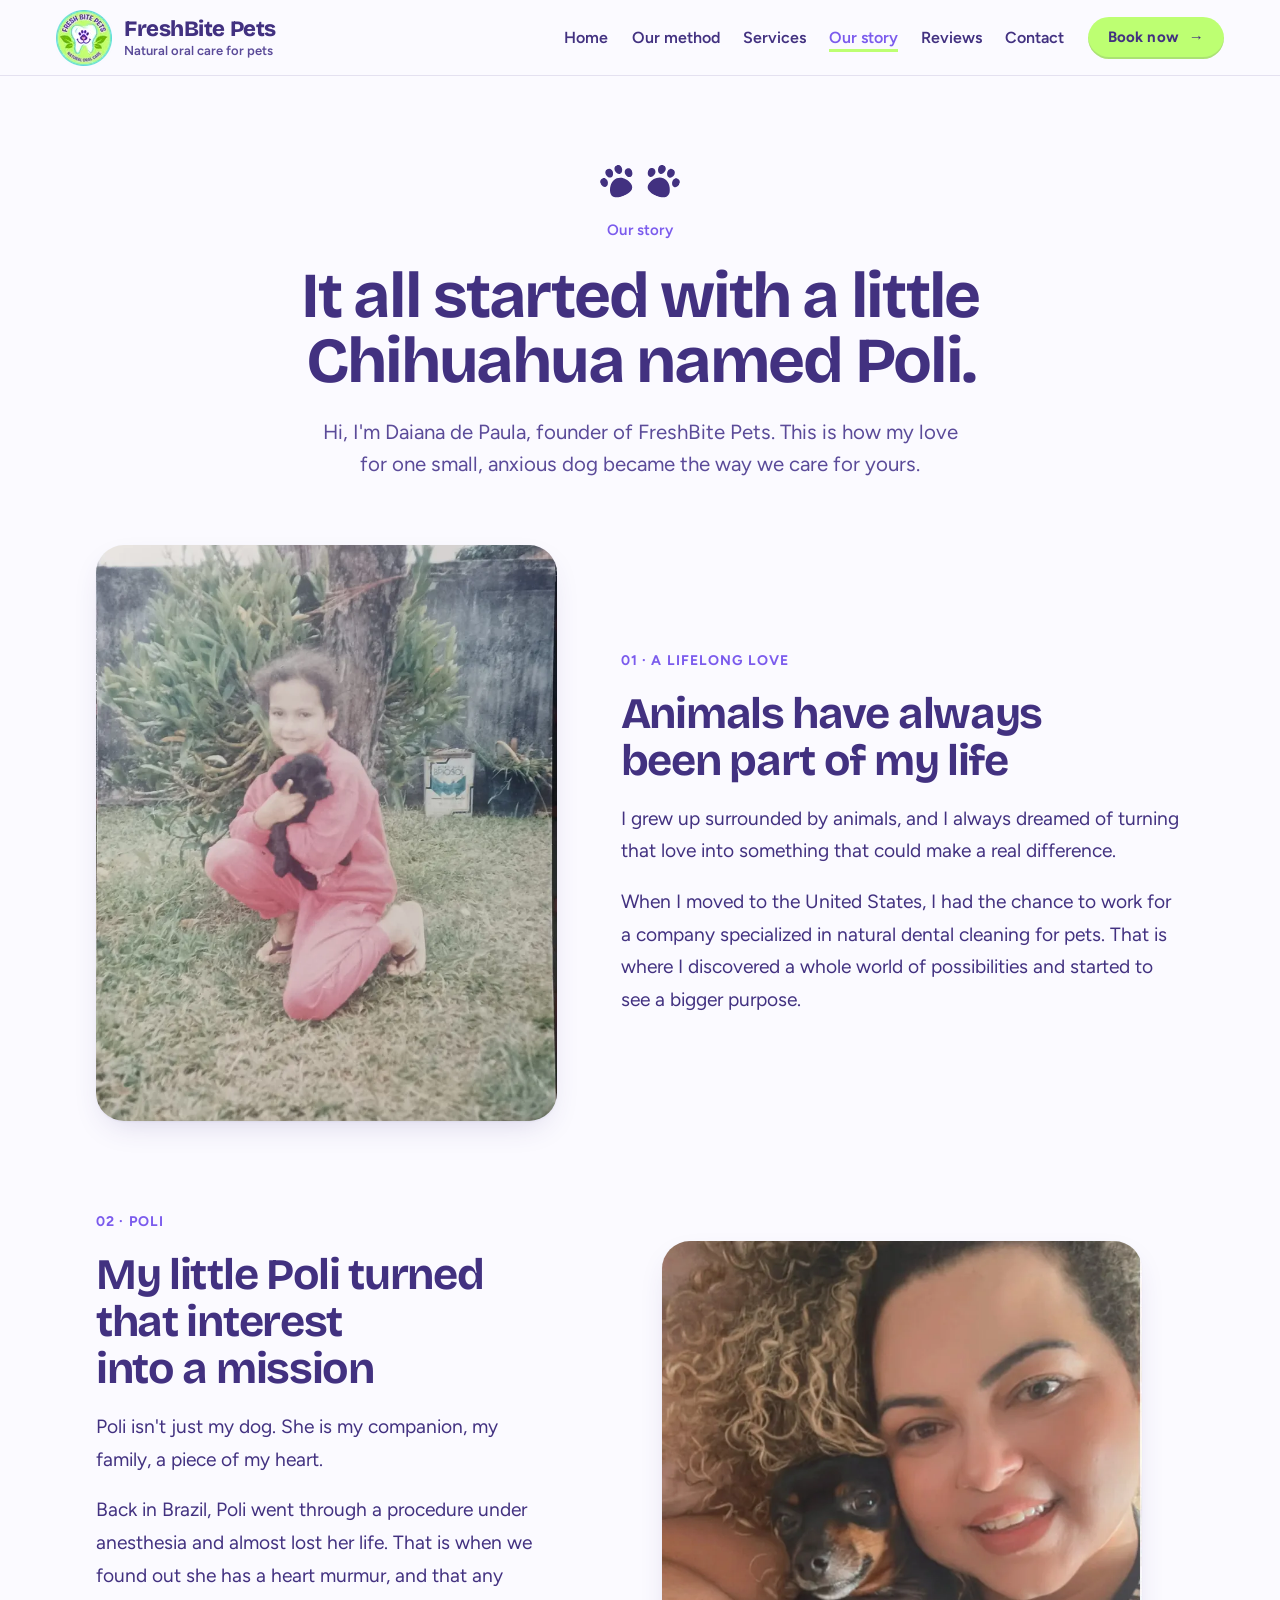
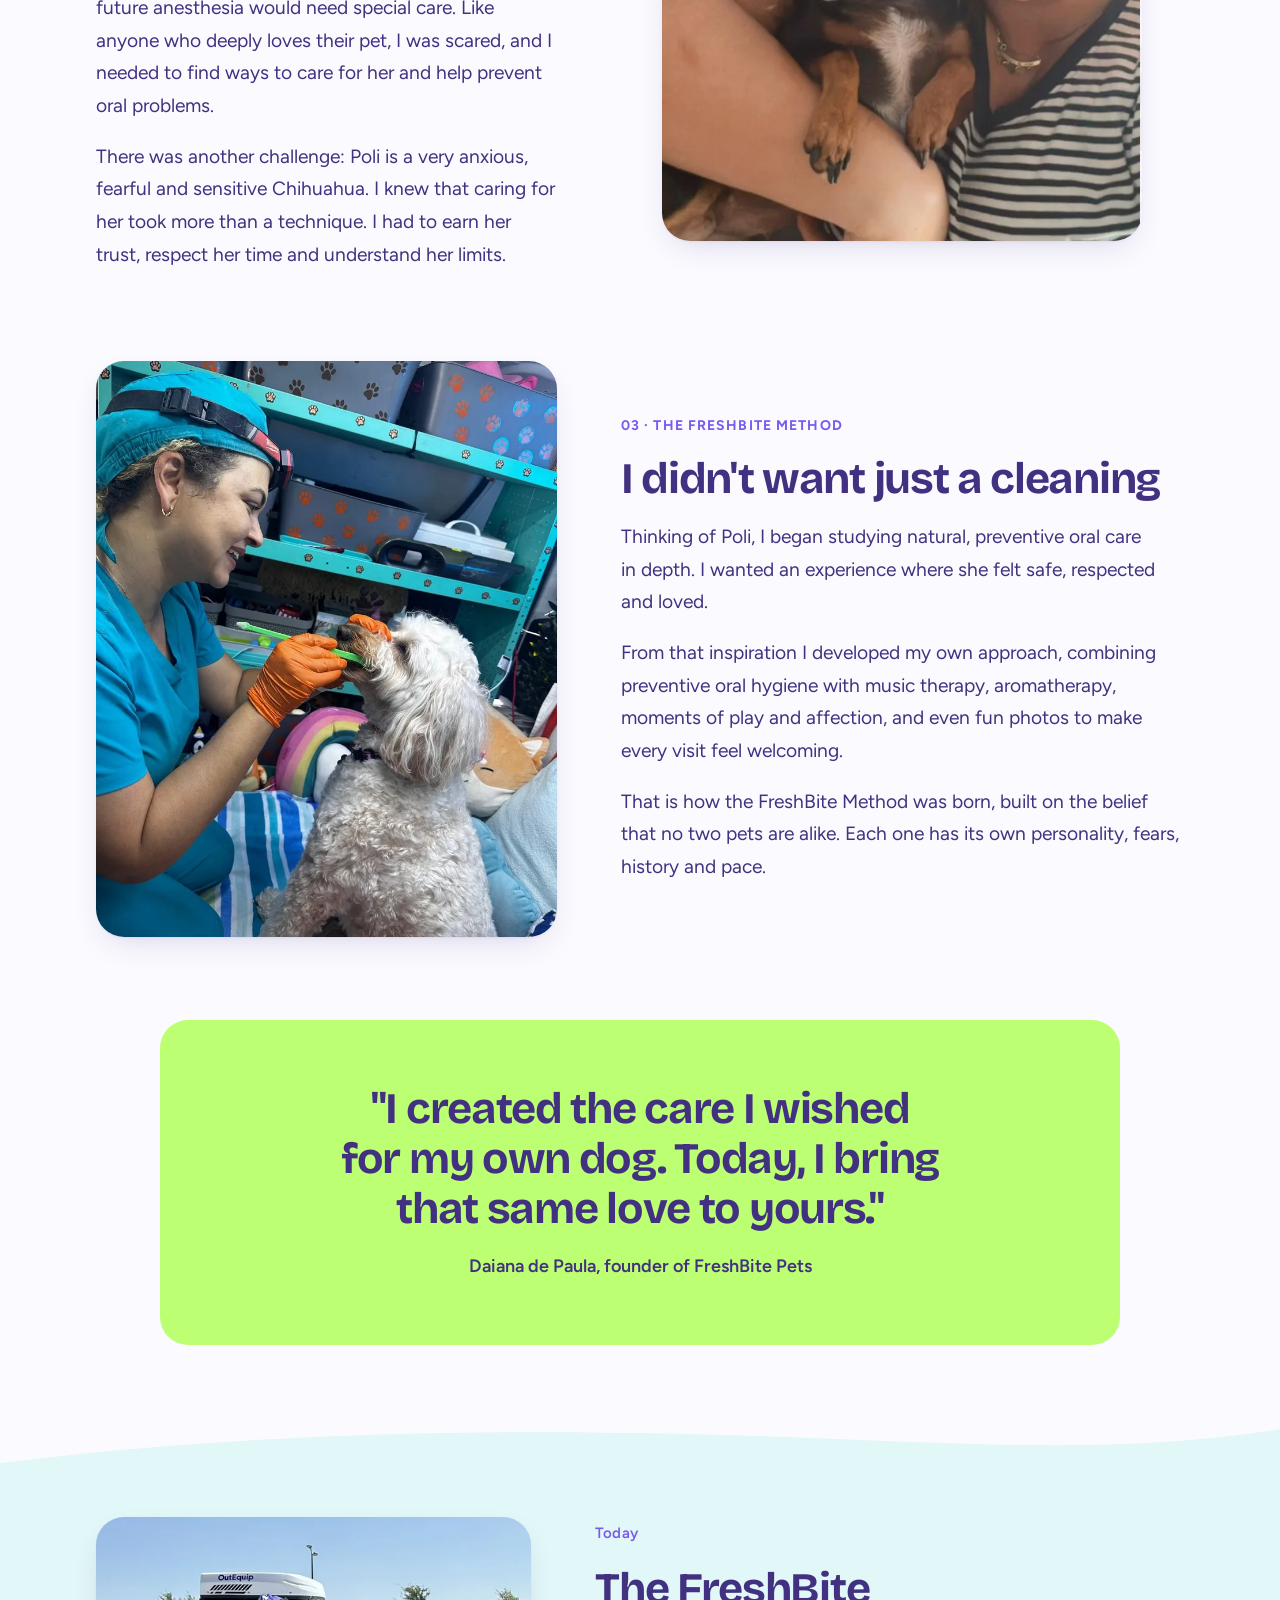
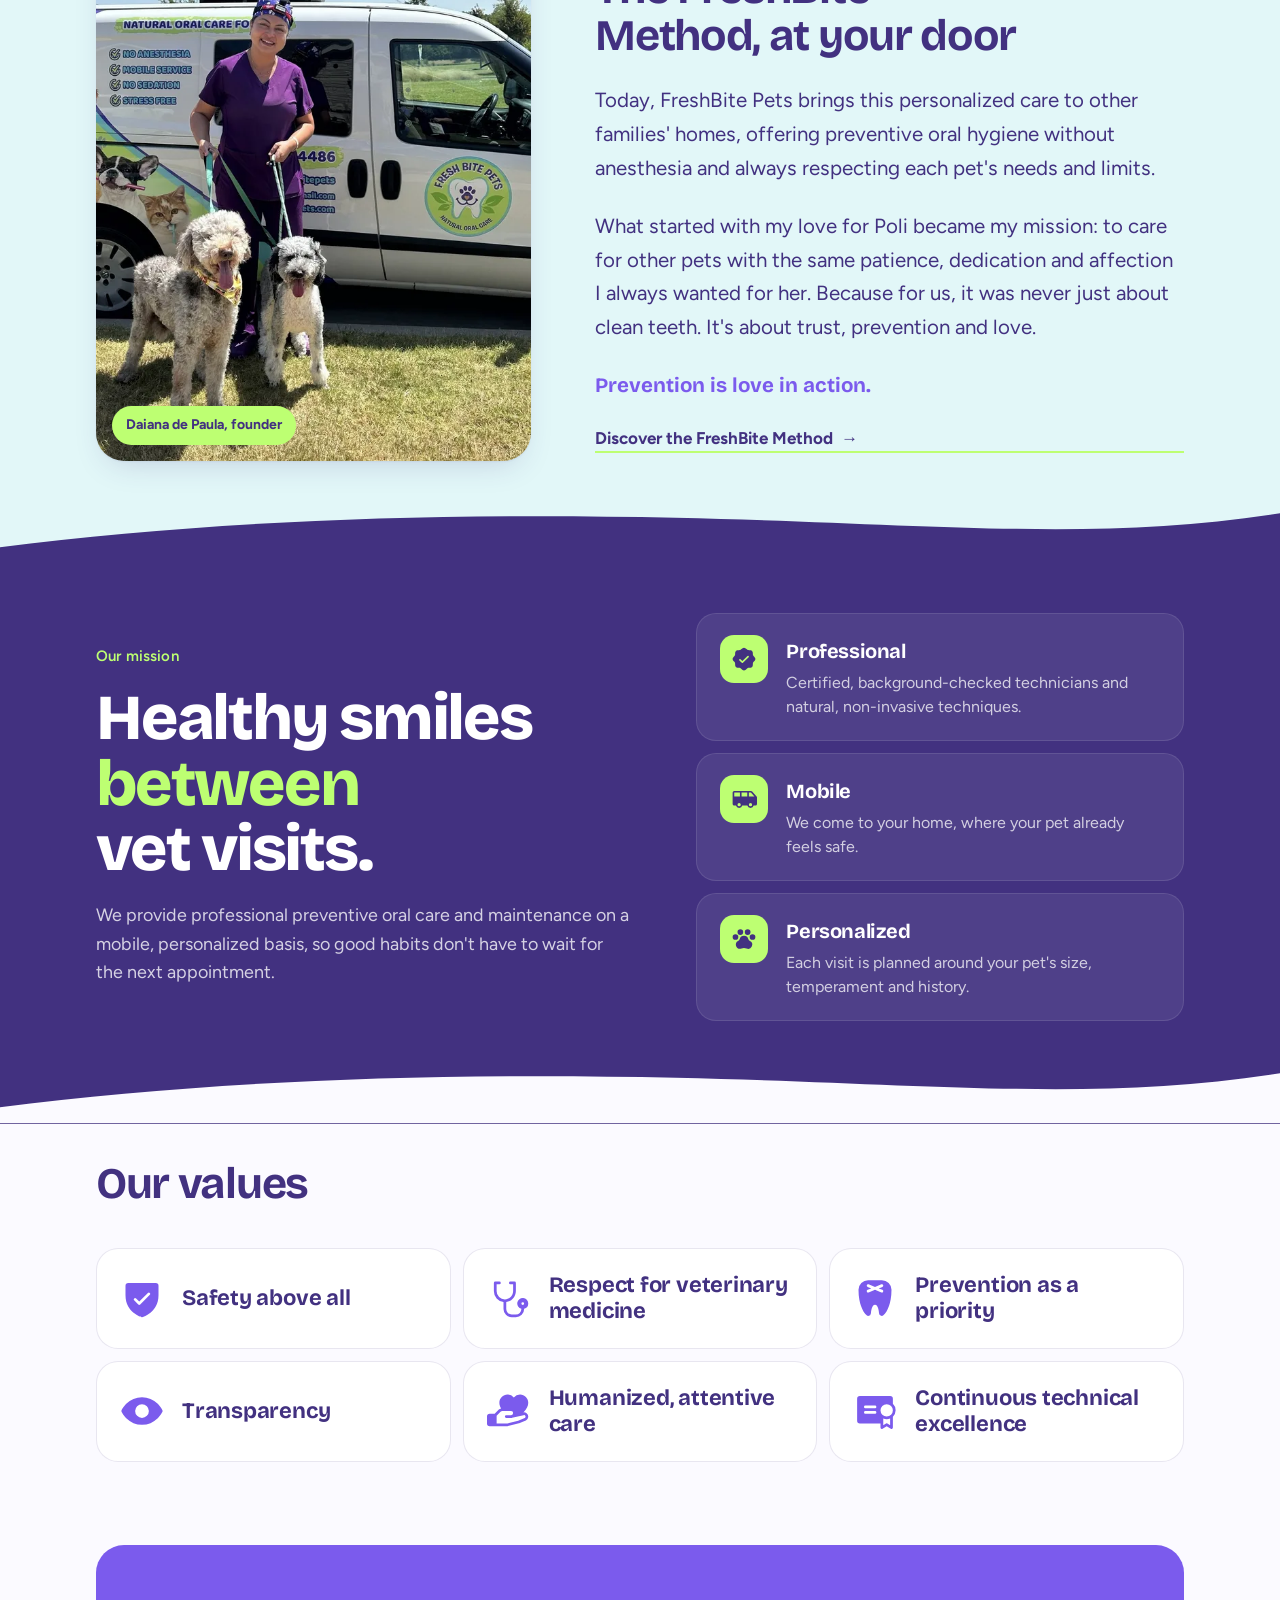
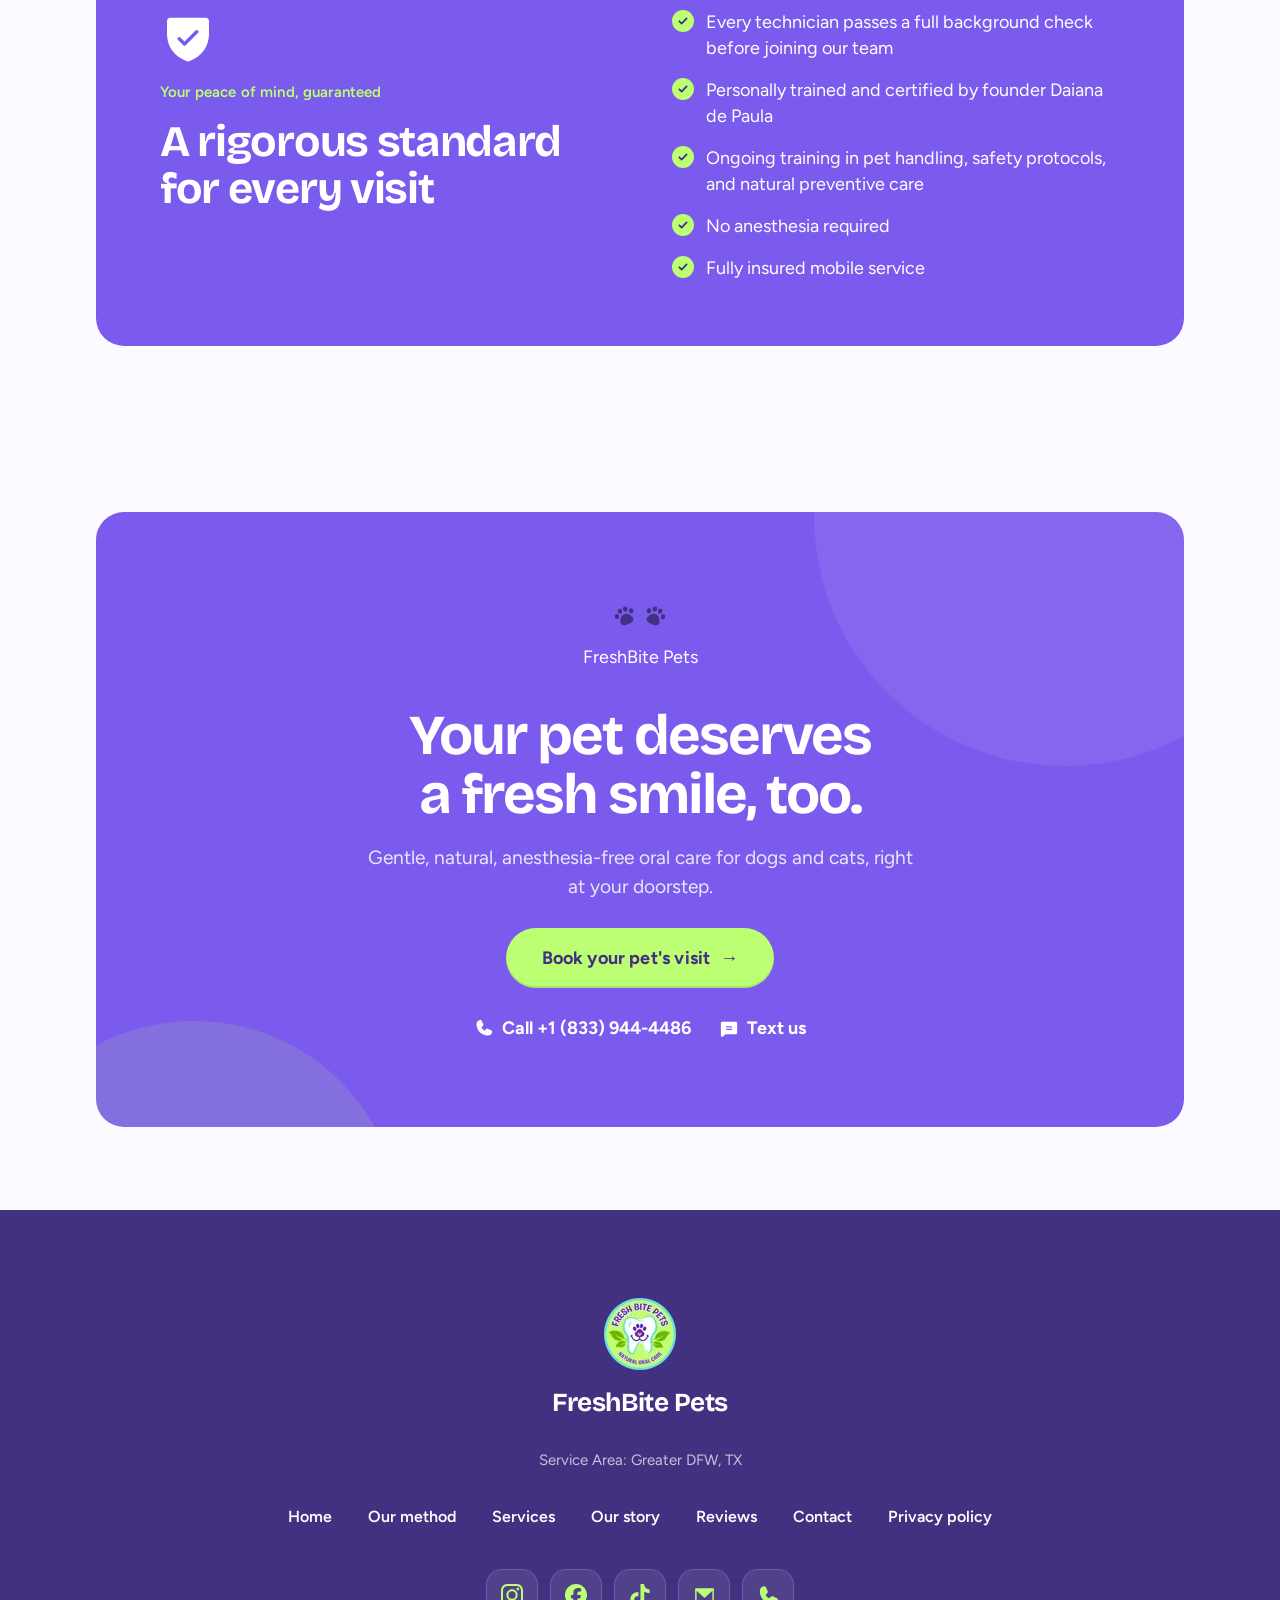
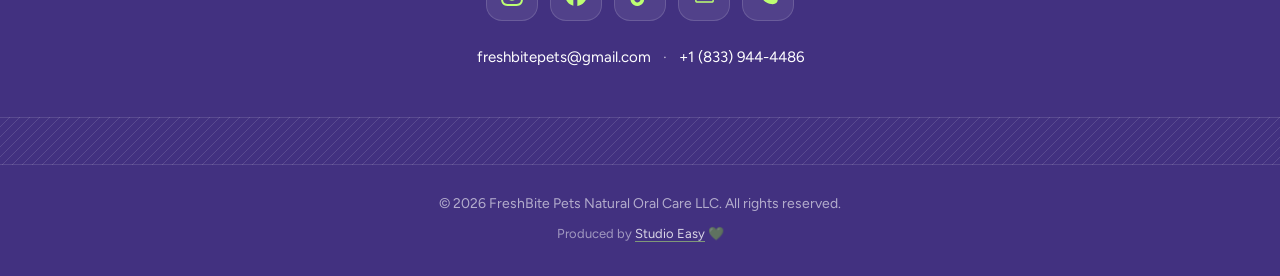
<file: our-story/index.html>
<!DOCTYPE html><html lang="en-US" class="no-js"><head><script>document.documentElement.classList.remove('no-js')</script><meta charset="utf-8"><meta name="viewport" content="width=device-width, initial-scale=1"><title>Our Story: Daiana, Poli &amp; the FreshBite Method | FreshBite Pets</title><meta name="description" content="How a nervous little Chihuahua named Poli inspired founder Daiana de Paula to create the FreshBite Method: gentle, anesthesia-free preventive oral care for pets in DFW."><link rel="canonical" href="https://www.freshbitepets.com/our-story"><meta name="theme-color" content="#423180"><link rel="icon" type="image/png" href="/favicon.png"><link rel="apple-touch-icon" href="/favicon.png"><link rel="sitemap" href="/sitemap-index.xml"><meta property="og:type" content="website"><meta property="og:site_name" content="FreshBite Pets"><meta property="og:locale" content="en_US"><meta property="og:title" content="Our Story: Daiana, Poli &amp; the FreshBite Method | FreshBite Pets"><meta property="og:description" content="How a nervous little Chihuahua named Poli inspired founder Daiana de Paula to create the FreshBite Method: gentle, anesthesia-free preventive oral care for pets in DFW."><meta property="og:url" content="https://www.freshbitepets.com/our-story"><meta property="og:image" content="https://www.freshbitepets.com/og-image.jpg"><meta property="og:image:width" content="1200"><meta property="og:image:height" content="630"><meta name="twitter:card" content="summary_large_image"><meta name="geo.region" content="US-TX"><meta name="geo.placename" content="Dallas-Fort Worth"><script type="application/ld+json">{"@context":"https://schema.org","@graph":[{"@type":"ProfessionalService","@id":"https://www.freshbitepets.com/#business","name":"FreshBite Pets","legalName":"FreshBite Pets Natural Oral Care LLC","url":"https://www.freshbitepets.com/","logo":"https://www.freshbitepets.com/logo.png","image":["https://www.freshbitepets.com/og-image.jpg","https://www.freshbitepets.com/daiana-de-paula.jpg"],"email":"freshbitepets@gmail.com","telephone":"+1-833-944-4486","description":"Natural, non-invasive preventive oral care for dogs and cats, delivered by a mobile team across the Greater Dallas-Fort Worth area. Designed to complement, never replace, veterinary care.","founder":{"@type":"Person","name":"Daiana de Paula","jobTitle":"Founder","image":"https://www.freshbitepets.com/daiana-de-paula.jpg","worksFor":{"@id":"https://www.freshbitepets.com/#business"}},"areaServed":[{"@type":"City","name":"Dallas, TX"},{"@type":"City","name":"Fort Worth, TX"},{"@type":"City","name":"Arlington, TX"},{"@type":"City","name":"Plano, TX"},{"@type":"City","name":"Frisco, TX"},{"@type":"City","name":"McKinney, TX"},{"@type":"City","name":"Prosper, TX"},{"@type":"City","name":"Celina, TX"},{"@type":"City","name":"Denton, TX"}],"knowsAbout":["Preventive pet oral care","Plaque management for dogs","Plaque management for cats","Anesthesia-free oral maintenance"],"sameAs":["https://www.instagram.com/freshbitepets/","https://www.facebook.com/freshbitepets","https://www.tiktok.com/@fresh.bite.pets"]},{"@type":"AboutPage","@id":"https://www.freshbitepets.com/our-story#webpage","url":"https://www.freshbitepets.com/our-story","name":"Our Story | FreshBite Pets","about":{"@id":"https://www.freshbitepets.com/#business"},"mainEntity":{"@id":"https://www.freshbitepets.com/our-story#founder"}},{"@type":"Person","@id":"https://www.freshbitepets.com/our-story#founder","name":"Daiana de Paula","jobTitle":"Founder","worksFor":{"@id":"https://www.freshbitepets.com/#business"},"knowsAbout":["Preventive pet oral care","Pet handling","Natural plaque management"]},{"@type":"BreadcrumbList","itemListElement":[{"@type":"ListItem","position":1,"name":"Home","item":"https://www.freshbitepets.com/"},{"@type":"ListItem","position":2,"name":"Our story","item":"https://www.freshbitepets.com/our-story"}]}]}</script><link rel="stylesheet" href="/_astro/Base.DJx1h9N6.css"><style>.check__dot[data-astro-cid-fo7mycyf]{background:var(--fb-lime);width:22px;height:22px;color:var(--fb-ink);border-radius:999px;flex:none;justify-content:center;align-items:center;margin-top:1px;display:flex}
.safe[data-astro-cid-vj22yvtw]{background:var(--fb-violet);color:#fff;border-radius:var(--r-card);grid-template-columns:repeat(auto-fit,minmax(min(100%,340px),1fr));align-items:start;gap:clamp(32px,5vw,72px);padding:clamp(32px,5vw,64px);display:grid}.safe[data-astro-cid-vj22yvtw] h2[data-astro-cid-vj22yvtw]{color:#fff}.safe[data-astro-cid-vj22yvtw] .eyebrow[data-astro-cid-vj22yvtw]{color:var(--fb-lime)}
</style><link rel="stylesheet" href="/_astro/our-story.Bp2e3vLc.css"></head><body><a class="skip" href="#main">Skip to content</a><header class="hdr" data-astro-cid-fzpbxy5g><div class="hdr__in" data-astro-cid-fzpbxy5g><a href="/" class="hdr__brand" aria-label="FreshBite Pets home" data-astro-cid-fzpbxy5g><img src="/_astro/logo-badge.BX-Un3X4_20clj9.webp" alt loading="eager" data-astro-cid-fzpbxy5g="true" decoding="async" width="56" height="56"><span class="hdr__name" data-astro-cid-fzpbxy5g>FreshBite Pets<small data-astro-cid-fzpbxy5g>Natural oral care for pets</small></span></a><nav class="hdr__nav" id="site-nav" aria-label="Main" data-astro-cid-fzpbxy5g><ul data-astro-cid-fzpbxy5g><li data-astro-cid-fzpbxy5g><a href="/" data-astro-cid-fzpbxy5g>Home</a></li><li data-astro-cid-fzpbxy5g><a href="/our-method" data-astro-cid-fzpbxy5g>Our method</a></li><li data-astro-cid-fzpbxy5g><a href="/services" data-astro-cid-fzpbxy5g>Services</a></li><li data-astro-cid-fzpbxy5g><a href="/our-story" aria-current="page" data-astro-cid-fzpbxy5g>Our story</a></li><li data-astro-cid-fzpbxy5g><a href="/reviews" data-astro-cid-fzpbxy5g>Reviews</a></li><li data-astro-cid-fzpbxy5g><a href="/contact" data-astro-cid-fzpbxy5g>Contact</a></li></ul></nav><div class="hdr__actions" data-astro-cid-fzpbxy5g><a class="btn btn--sm hdr__book" href="/contact" data-astro-cid-fzpbxy5g>Book now <span aria-hidden="true" data-astro-cid-fzpbxy5g>→</span></a><button class="hdr__toggle" type="button" aria-controls="site-nav" aria-expanded="false" aria-label="Open menu" data-astro-cid-fzpbxy5g><span data-astro-cid-fzpbxy5g></span><span data-astro-cid-fzpbxy5g></span><span data-astro-cid-fzpbxy5g></span></button></div></div></header><div class="mbar" data-astro-cid-fzpbxy5g><a class="btn mbar__book" href="/contact" data-astro-cid-fzpbxy5g>Book your pet's visit <span aria-hidden="true" data-astro-cid-fzpbxy5g>→</span></a><a class="mbar__call" href="tel:+18339444486" aria-label="Call +1 (833) 944-4486" data-astro-cid-fzpbxy5g><svg viewBox="0 0 256 256" width="22" height="22" fill="currentColor" aria-hidden="true" data-astro-cid-fzpbxy5g><path d="M231.88 175.08A56.26 56.26 0 0 1 176 224C96.6 224 32 159.4 32 80a56.26 56.26 0 0 1 48.92-55.88 16 16 0 0 1 16.62 9.52l21.12 47.15v.12A16 16 0 0 1 117.39 96c-.18.27-.37.52-.57.77L96 121.45c7.49 15.22 23.41 31 38.83 38.51l24.34-20.71a8.12 8.12 0 0 1 .75-.56 16 16 0 0 1 15.17-1.4l.13.06 47.11 21.11a16 16 0 0 1 9.55 16.62Z" data-astro-cid-fzpbxy5g></path></svg></a></div><script type="module">var e=document.querySelector(`.hdr__toggle`),t=document.getElementById(`site-nav`);e?.addEventListener(`click`,()=>{let n=t.classList.toggle(`is-open`);e.setAttribute(`aria-expanded`,String(n)),e.setAttribute(`aria-label`,n?`Close menu`:`Open menu`)});var n=document.querySelector(`.hdr--overlay`),r=()=>n?.classList.toggle(`is-solid`,scrollY>40||t.classList.contains(`is-open`));n&&(r(),addEventListener(`scroll`,r,{passive:!0}),e?.addEventListener(`click`,r)),addEventListener(`keydown`,n=>{n.key===`Escape`&&t?.classList.contains(`is-open`)&&(e?.click(),e?.focus())}),t?.addEventListener(`click`,n=>{n.target.closest(`a`)&&(t.classList.remove(`is-open`),e.setAttribute(`aria-expanded`,`false`))});</script><main id="main"><section aria-labelledby="about-h" data-astro-cid-j6pptsrh><div class="wrap wrap--narrow stack center" style="gap:24px;padding-top:clamp(48px,7vw,96px);padding-bottom:clamp(40px,5vw,64px)" data-astro-cid-j6pptsrh><div class="rv" data-astro-cid-j6pptsrh><div style="display:flex;gap:10px;align-items:flex-end;justify-content:center" aria-hidden="true"><svg viewBox="0 0 188.704 171.930" width="34" height="31" fill="var(--fb-ink)" style="transform:rotate(-22deg)"><path d="M 67.095 0 C 72.84 0 78.111 2.147 81.948 6.114 C 85.785 10.085 88.062 15.755 88.062 22.594 C 88.062 29.4 85.814 36.231 82.149 41.402 C 78.501 46.547 73.217 50.321 67.095 50.321 C 60.972 50.321 55.689 46.547 52.04 41.402 C 48.375 36.231 46.128 29.4 46.128 22.598 C 46.128 15.755 48.405 10.085 52.246 6.114 C 56.079 2.147 61.35 0 67.095 0 Z M 20.967 37.741 C 26.712 37.741 31.983 39.888 35.82 43.855 C 39.657 47.826 41.934 53.495 41.934 60.335 C 41.934 67.141 39.687 73.972 36.021 79.142 C 32.373 84.288 27.089 88.062 20.967 88.062 C 14.845 88.062 9.561 84.288 5.913 79.142 C 2.248 73.972 0 67.137 0 60.339 C 0 53.495 2.277 47.826 6.118 43.855 C 9.951 39.888 15.222 37.741 20.967 37.741 Z M 94.352 67.095 C 64.478 67.095 39.728 92.528 31.937 124.419 C 28.482 138.567 33.753 153.743 46.752 160.935 C 57.081 166.655 72.538 171.93 94.348 171.93 C 116.162 171.93 131.619 166.655 141.951 160.935 C 154.947 153.743 160.218 138.567 156.763 124.423 C 148.975 92.528 124.222 67.095 94.352 67.095 Z M 167.737 37.741 C 161.992 37.741 156.721 39.888 152.888 43.855 C 149.047 47.826 146.77 53.495 146.77 60.335 C 146.77 67.141 149.017 73.972 152.682 79.142 C 156.331 84.288 161.614 88.062 167.737 88.062 C 173.859 88.062 179.143 84.288 182.791 79.142 C 186.456 73.972 188.704 67.141 188.704 60.339 C 188.704 53.495 186.427 47.826 182.59 43.855 C 178.753 39.888 173.482 37.741 167.737 37.741 Z M 121.609 0 C 115.864 0 110.593 2.147 106.76 6.114 C 102.919 10.085 100.642 15.755 100.642 22.594 C 100.642 29.4 102.89 36.231 106.555 41.402 C 110.203 46.547 115.487 50.321 121.609 50.321 C 127.731 50.321 133.015 46.547 136.663 41.402 C 140.329 36.231 142.576 29.4 142.576 22.598 C 142.576 15.755 140.299 10.085 136.462 6.114 C 132.625 2.147 127.354 0 121.609 0 Z"></path></svg><svg viewBox="0 0 188.704 171.930" width="34" height="31" fill="var(--fb-ink)" style="transform:rotate(23deg)"><path d="M 67.095 0 C 72.84 0 78.111 2.147 81.948 6.114 C 85.785 10.085 88.062 15.755 88.062 22.594 C 88.062 29.4 85.814 36.231 82.149 41.402 C 78.501 46.547 73.217 50.321 67.095 50.321 C 60.972 50.321 55.689 46.547 52.04 41.402 C 48.375 36.231 46.128 29.4 46.128 22.598 C 46.128 15.755 48.405 10.085 52.246 6.114 C 56.079 2.147 61.35 0 67.095 0 Z M 20.967 37.741 C 26.712 37.741 31.983 39.888 35.82 43.855 C 39.657 47.826 41.934 53.495 41.934 60.335 C 41.934 67.141 39.687 73.972 36.021 79.142 C 32.373 84.288 27.089 88.062 20.967 88.062 C 14.845 88.062 9.561 84.288 5.913 79.142 C 2.248 73.972 0 67.137 0 60.339 C 0 53.495 2.277 47.826 6.118 43.855 C 9.951 39.888 15.222 37.741 20.967 37.741 Z M 94.352 67.095 C 64.478 67.095 39.728 92.528 31.937 124.419 C 28.482 138.567 33.753 153.743 46.752 160.935 C 57.081 166.655 72.538 171.93 94.348 171.93 C 116.162 171.93 131.619 166.655 141.951 160.935 C 154.947 153.743 160.218 138.567 156.763 124.423 C 148.975 92.528 124.222 67.095 94.352 67.095 Z M 167.737 37.741 C 161.992 37.741 156.721 39.888 152.888 43.855 C 149.047 47.826 146.77 53.495 146.77 60.335 C 146.77 67.141 149.017 73.972 152.682 79.142 C 156.331 84.288 161.614 88.062 167.737 88.062 C 173.859 88.062 179.143 84.288 182.791 79.142 C 186.456 73.972 188.704 67.141 188.704 60.339 C 188.704 53.495 186.427 47.826 182.59 43.855 C 178.753 39.888 173.482 37.741 167.737 37.741 Z M 121.609 0 C 115.864 0 110.593 2.147 106.76 6.114 C 102.919 10.085 100.642 15.755 100.642 22.594 C 100.642 29.4 102.89 36.231 106.555 41.402 C 110.203 46.547 115.487 50.321 121.609 50.321 C 127.731 50.321 133.015 46.547 136.663 41.402 C 140.329 36.231 142.576 29.4 142.576 22.598 C 142.576 15.755 140.299 10.085 136.462 6.114 C 132.625 2.147 127.354 0 121.609 0 Z"></path></svg></div></div><span class="eyebrow rv" style="--i:1" data-astro-cid-j6pptsrh>Our story</span><h1 id="about-h" class="h1" data-astro-cid-j6pptsrh>It all started with a little Chihuahua named Poli.</h1><p class="lead rv" style="max-width:640px;--i:3" data-astro-cid-j6pptsrh>Hi, I'm Daiana de Paula, founder of FreshBite Pets. This is how my love for one small, anxious dog became the way we care for yours.</p></div></section><section aria-label="Daiana's story" data-astro-cid-j6pptsrh><div class="wrap chapters" style="padding-top:0" data-astro-cid-j6pptsrh><article class="chap rv" data-astro-cid-j6pptsrh><figure class="chap__fig" data-astro-cid-j6pptsrh><img src="/_astro/childhood.MPG0DMJ-_Z1FAcTL.webp" alt="Daiana de Paula as a little girl, kneeling in the grass and hugging a black puppy" data-astro-cid-j6pptsrh="true" loading="lazy" decoding="async" width="800" height="1131" class="chap__img"></figure><div class="chap__body" data-astro-cid-j6pptsrh><span class="chap__n" data-astro-cid-j6pptsrh>01 · A lifelong love</span><h2 class="h2" data-astro-cid-j6pptsrh>Animals have always been part of my life</h2><p data-astro-cid-j6pptsrh>I grew up surrounded by animals, and I always dreamed of turning that love into something that could make a real difference.</p><p data-astro-cid-j6pptsrh>When I moved to the United States, I had the chance to work for a company specialized in natural dental cleaning for pets. That is where I discovered a whole world of possibilities and started to see a bigger purpose.</p></div></article><article class="chap rv" data-astro-cid-j6pptsrh><figure class="chap__fig" data-astro-cid-j6pptsrh><img src="/_astro/poli.WsPkGYf7_Z1Jlc1z.webp" alt="Daiana de Paula hugging Poli, her small black and tan dog" data-astro-cid-j6pptsrh="true" loading="lazy" decoding="async" width="800" height="1376" class="chap__img"></figure><div class="chap__body" data-astro-cid-j6pptsrh><span class="chap__n" data-astro-cid-j6pptsrh>02 · Poli</span><h2 class="h2" data-astro-cid-j6pptsrh>My little Poli turned that interest into a mission</h2><p data-astro-cid-j6pptsrh>Poli isn&#39;t just my dog. She is my companion, my family, a piece of my heart.</p><p data-astro-cid-j6pptsrh>Back in Brazil, Poli went through a procedure under anesthesia and almost lost her life. That is when we found out she has a heart murmur, and that any future anesthesia would need special care. Like anyone who deeply loves their pet, I was scared, and I needed to find ways to care for her and help prevent oral problems.</p><p data-astro-cid-j6pptsrh>There was another challenge: Poli is a very anxious, fearful and sensitive Chihuahua. I knew that caring for her took more than a technique. I had to earn her trust, respect her time and understand her limits.</p></div></article><article class="chap rv" data-astro-cid-j6pptsrh><figure class="chap__fig" data-astro-cid-j6pptsrh><img src="/_astro/method.CtsnJHmY_Zigb6n.webp" alt="Daiana de Paula gently brushing a calm white doodle's teeth inside the FreshBite Pets mobile unit" data-astro-cid-j6pptsrh="true" loading="lazy" decoding="async" width="800" height="1067" class="chap__img"></figure><div class="chap__body" data-astro-cid-j6pptsrh><span class="chap__n" data-astro-cid-j6pptsrh>03 · The FreshBite Method</span><h2 class="h2" data-astro-cid-j6pptsrh>I didn&#39;t want just a cleaning</h2><p data-astro-cid-j6pptsrh>Thinking of Poli, I began studying natural, preventive oral care in depth. I wanted an experience where she felt safe, respected and loved.</p><p data-astro-cid-j6pptsrh>From that inspiration I developed my own approach, combining preventive oral hygiene with music therapy, aromatherapy, moments of play and affection, and even fun photos to make every visit feel welcoming.</p><p data-astro-cid-j6pptsrh>That is how the FreshBite Method was born, built on the belief that no two pets are alike. Each one has its own personality, fears, history and pace.</p></div></article></div></section><section aria-label="Daiana's promise" data-astro-cid-j6pptsrh><div class="wrap" style="padding-top:0" data-astro-cid-j6pptsrh><figure class="sig rv" data-astro-cid-j6pptsrh><blockquote data-astro-cid-j6pptsrh>"I created the care I wished for my own dog. Today, I bring that same love to yours."</blockquote><figcaption data-astro-cid-j6pptsrh>Daiana de Paula, founder of FreshBite Pets</figcaption></figure></div></section><div data-astro-cid-j6pptsrh><svg class="wave" style="color:var(--tint-cyan)" viewBox="0 0 1440 90" preserveAspectRatio="none" aria-hidden="true" focusable="false"><path fill="currentColor" d="M0 90V62C220 18 470 0 760 10c290 10 470 44 680-8V90Z"></path></svg></div><section class="bg-tint-cyan" aria-labelledby="story-h" data-astro-cid-j6pptsrh><div class="wrap fstory" style="padding-block:clamp(24px,3vw,40px) clamp(32px,4vw,56px)" data-astro-cid-j6pptsrh><figure class="fstory__fig rv" data-astro-cid-j6pptsrh><img src="/_astro/daiana.CXAUYL95_1GLMMv.webp" srcset="/_astro/daiana.CXAUYL95_1qzF3Q.webp 400w, /_astro/daiana.CXAUYL95_ZKDDOl.webp 640w, /_astro/daiana.CXAUYL95_Z1N8vuq.webp 900w" alt="Founder Daiana de Paula in purple scrubs, smiling with two doodle dogs in front of the FreshBite Pets mobile van" sizes="(max-width: 899px) 100vw, 460px" data-astro-cid-j6pptsrh="true" loading="lazy" decoding="async" width="1200" height="1600" class="fstory__img"><figcaption data-astro-cid-j6pptsrh>Daiana de Paula, founder</figcaption></figure><div class="stack rv story" style="--i:1;gap:24px;font-size:clamp(18px,1.6vw,21px);line-height:1.65;color:var(--fb-ink)" data-astro-cid-j6pptsrh><span class="eyebrow" data-astro-cid-j6pptsrh>Today</span><h2 id="story-h" class="h2" data-astro-cid-j6pptsrh>The FreshBite Method, at your door</h2><p data-astro-cid-j6pptsrh>Today, FreshBite Pets brings this personalized care to other families' homes, offering preventive oral hygiene without anesthesia and always respecting each pet's needs and limits.</p><p data-astro-cid-j6pptsrh>What started with my love for Poli became my mission: to care for other pets with the same patience, dedication and affection I always wanted for her. Because for us, it was never just about clean teeth. It's about trust, prevention and love.</p><p class="story__sign" data-astro-cid-j6pptsrh>Prevention is love in action.</p><a class="tlink" href="/our-method" data-astro-cid-j6pptsrh>Discover the FreshBite Method <span aria-hidden="true" data-astro-cid-j6pptsrh>→</span></a></div></div></section><div class="bg-tint-cyan" data-astro-cid-j6pptsrh><svg class="wave" style="color:var(--fb-ink)" viewBox="0 0 1440 90" preserveAspectRatio="none" aria-hidden="true" focusable="false"><path fill="currentColor" d="M0 90V62C220 18 470 0 760 10c290 10 470 44 680-8V90Z"></path></svg></div><section class="bg-ink" aria-labelledby="mission-h" data-astro-cid-j6pptsrh><div class="wrap mis" style="padding-block:clamp(32px,4vw,56px)" data-astro-cid-j6pptsrh><div class="mis__head stack rv" data-astro-cid-j6pptsrh><span class="eyebrow" data-astro-cid-j6pptsrh>Our mission</span><h2 id="mission-h" class="mission" data-astro-cid-j6pptsrh>Healthy smiles <em data-astro-cid-j6pptsrh>between</em> vet visits.</h2><p class="mis__lead" data-astro-cid-j6pptsrh>We provide professional preventive oral care and maintenance on a mobile, personalized basis, so good habits don't have to wait for the next appointment.</p></div><ul class="mis__list" data-astro-cid-j6pptsrh><li class="rv" style="--i:1" data-astro-cid-j6pptsrh><span class="mis__ic" data-astro-cid-j6pptsrh><svg xmlns="http://www.w3.org/2000/svg" viewBox="0 0 256 256" fill="currentColor" width="26" height="26" style="display:block;flex:none;color:var(--fb-ink)" aria-hidden="true" focusable="false"><path d="M225.86,102.82c-3.77-3.94-7.67-8-9.14-11.57-1.36-3.27-1.44-8.69-1.52-13.94-.15-9.76-.31-20.82-8-28.51s-18.75-7.85-28.51-8c-5.25-.08-10.67-.16-13.94-1.52-3.56-1.47-7.63-5.37-11.57-9.14C146.28,23.51,138.44,16,128,16s-18.27,7.51-25.18,14.14c-3.94,3.77-8,7.67-11.57,9.14C88,40.64,82.56,40.72,77.31,40.8c-9.76.15-20.82.31-28.51,8S41,67.55,40.8,77.31c-.08,5.25-.16,10.67-1.52,13.94-1.47,3.56-5.37,7.63-9.14,11.57C23.51,109.72,16,117.56,16,128s7.51,18.27,14.14,25.18c3.77,3.94,7.67,8,9.14,11.57,1.36,3.27,1.44,8.69,1.52,13.94.15,9.76.31,20.82,8,28.51s18.75,7.85,28.51,8c5.25.08,10.67.16,13.94,1.52,3.56,1.47,7.63,5.37,11.57,9.14C109.72,232.49,117.56,240,128,240s18.27-7.51,25.18-14.14c3.94-3.77,8-7.67,11.57-9.14,3.27-1.36,8.69-1.44,13.94-1.52,9.76-.15,20.82-.31,28.51-8s7.85-18.75,8-28.51c.08-5.25.16-10.67,1.52-13.94,1.47-3.56,5.37-7.63,9.14-11.57C232.49,146.28,240,138.44,240,128S232.49,109.73,225.86,102.82Zm-52.2,6.84-56,56a8,8,0,0,1-11.32,0l-24-24a8,8,0,0,1,11.32-11.32L112,148.69l50.34-50.35a8,8,0,0,1,11.32,11.32Z"/></svg></span><div data-astro-cid-j6pptsrh><h3 data-astro-cid-j6pptsrh>Professional</h3><p data-astro-cid-j6pptsrh>Certified, background-checked technicians and natural, non-invasive techniques.</p></div></li><li class="rv" style="--i:2" data-astro-cid-j6pptsrh><span class="mis__ic" data-astro-cid-j6pptsrh><svg xmlns="http://www.w3.org/2000/svg" viewBox="0 0 256 256" fill="currentColor" width="26" height="26" style="display:block;flex:none;color:var(--fb-ink)" aria-hidden="true" focusable="false"><path d="M254.07,106.79,208.53,53.73A16,16,0,0,0,196.26,48H32A16,16,0,0,0,16,64V176a16,16,0,0,0,16,16H49a32,32,0,0,0,62,0h50a32,32,0,0,0,62,0h17a16,16,0,0,0,16-16V112A8,8,0,0,0,254.07,106.79ZM32,104V64H88v40Zm48,96a16,16,0,1,1,16-16A16,16,0,0,1,80,200Zm80-96H104V64h56Zm32,96a16,16,0,1,1,16-16A16,16,0,0,1,192,200Zm-16-96V64h20.26l34.33,40Z"/></svg></span><div data-astro-cid-j6pptsrh><h3 data-astro-cid-j6pptsrh>Mobile</h3><p data-astro-cid-j6pptsrh>We come to your home, where your pet already feels safe.</p></div></li><li class="rv" style="--i:3" data-astro-cid-j6pptsrh><span class="mis__ic" data-astro-cid-j6pptsrh><svg xmlns="http://www.w3.org/2000/svg" viewBox="0 0 256 256" fill="currentColor" width="26" height="26" style="display:block;flex:none;color:var(--fb-ink)" aria-hidden="true" focusable="false"><path d="M240,108a28,28,0,1,1-28-28A28,28,0,0,1,240,108ZM72,108a28,28,0,1,0-28,28A28,28,0,0,0,72,108ZM92,88A28,28,0,1,0,64,60,28,28,0,0,0,92,88Zm72,0a28,28,0,1,0-28-28A28,28,0,0,0,164,88Zm23.12,60.86a35.3,35.3,0,0,1-16.87-21.14,44,44,0,0,0-84.5,0A35.25,35.25,0,0,1,69,148.82,40,40,0,0,0,88,224a39.48,39.48,0,0,0,15.52-3.13,64.09,64.09,0,0,1,48.87,0,40,40,0,0,0,34.73-72Z"/></svg></span><div data-astro-cid-j6pptsrh><h3 data-astro-cid-j6pptsrh>Personalized</h3><p data-astro-cid-j6pptsrh>Each visit is planned around your pet&#39;s size, temperament and history.</p></div></li></ul></div></section><div class="bg-ink" data-astro-cid-j6pptsrh><svg class="wave" style="color:var(--bg)" viewBox="0 0 1440 90" preserveAspectRatio="none" aria-hidden="true" focusable="false"><path fill="currentColor" d="M0 90V62C220 18 470 0 760 10c290 10 470 44 680-8V90Z"></path></svg></div><section aria-labelledby="values-h" data-astro-cid-j6pptsrh><div class="wrap stack" style="gap:40px;padding-top:clamp(24px,3vw,40px)" data-astro-cid-j6pptsrh><h2 id="values-h" class="h2 rv" data-astro-cid-j6pptsrh>Our values</h2><ul class="grid values" style="--min:300px" data-astro-cid-j6pptsrh><li class="rv" style="--i:0" data-astro-cid-j6pptsrh><svg xmlns="http://www.w3.org/2000/svg" viewBox="0 0 256 256" fill="currentColor" width="44" height="44" style="display:block;flex:none;color:var(--fb-violet)" aria-hidden="true" focusable="false"><path d="M208,40H48A16,16,0,0,0,32,56v56c0,52.72,25.52,84.67,46.93,102.19,23.06,18.86,46,25.26,47,25.53a8,8,0,0,0,4.2,0c1-.27,23.91-6.67,47-25.53C198.48,196.67,224,164.72,224,112V56A16,16,0,0,0,208,40Zm-34.32,69.66-56,56a8,8,0,0,1-11.32,0l-24-24a8,8,0,0,1,11.32-11.32L112,148.69l50.34-50.35a8,8,0,0,1,11.32,11.32Z"/></svg>Safety above all</li><li class="rv" style="--i:1" data-astro-cid-j6pptsrh><svg xmlns="http://www.w3.org/2000/svg" viewBox="0 0 256 256" fill="currentColor" width="44" height="44" style="display:block;flex:none;color:var(--fb-violet)" aria-hidden="true" focusable="false"><path d="M240,160a32,32,0,1,0-39.93,31,8,8,0,0,0-.07,1,32,32,0,0,1-32,32H144a32,32,0,0,1-32-32V151.48c31.47-4,56-31.47,56-64.31V40a8,8,0,0,0-8-8H136a8,8,0,0,0,0,16h16V87.17c0,26.58-21.25,48.49-47.36,48.83A48,48,0,0,1,56,88V48H72a8,8,0,0,0,0-16H48a8,8,0,0,0-8,8V88a64,64,0,0,0,56,63.49V192a48.05,48.05,0,0,0,48,48h24a48.05,48.05,0,0,0,48-48,8,8,0,0,0-.07-1A32,32,0,0,0,240,160Zm-32,8a8,8,0,1,1,8-8A8,8,0,0,1,208,168Z"/></svg>Respect for veterinary medicine</li><li class="rv" style="--i:2" data-astro-cid-j6pptsrh><svg xmlns="http://www.w3.org/2000/svg" viewBox="0 0 256 256" fill="currentColor" width="44" height="44" style="display:block;flex:none;color:var(--fb-violet)" aria-hidden="true" focusable="false"><path d="M168,24H88A56,56,0,0,0,32,79.75c0,42.72,8,75.4,14.7,95.28,8.72,25.8,20.62,45.49,32.64,54A15.67,15.67,0,0,0,88.47,232a16.09,16.09,0,0,0,16-14.9c.85-11.52,5-49.11,23.53-49.11s22.68,37.59,23.53,49.11a16.09,16.09,0,0,0,9.18,13.36,15.69,15.69,0,0,0,15.95-1.41c12-8.53,23.92-28.22,32.64-54C216,155.15,224,122.47,224,79.75A56,56,0,0,0,168,24Zm3,56.57A8,8,0,1,1,165,95.42L128,80.61,91,95.42A8,8,0,1,1,85,80.57L106.46,72,85,63.42A8,8,0,1,1,91,48.57l37,14.81,37-14.81A8,8,0,1,1,171,63.42L149.54,72Z"/></svg>Prevention as a priority</li><li class="rv" style="--i:3" data-astro-cid-j6pptsrh><svg xmlns="http://www.w3.org/2000/svg" viewBox="0 0 256 256" fill="currentColor" width="44" height="44" style="display:block;flex:none;color:var(--fb-violet)" aria-hidden="true" focusable="false"><path d="M247.31,124.76c-.35-.79-8.82-19.58-27.65-38.41C194.57,61.26,162.88,48,128,48S61.43,61.26,36.34,86.35C17.51,105.18,9,124,8.69,124.76a8,8,0,0,0,0,6.5c.35.79,8.82,19.57,27.65,38.4C61.43,194.74,93.12,208,128,208s66.57-13.26,91.66-38.34c18.83-18.83,27.3-37.61,27.65-38.4A8,8,0,0,0,247.31,124.76ZM128,168a40,40,0,1,1,40-40A40,40,0,0,1,128,168Z"/></svg>Transparency</li><li class="rv" style="--i:4" data-astro-cid-j6pptsrh><svg xmlns="http://www.w3.org/2000/svg" viewBox="0 0 256 256" fill="currentColor" width="44" height="44" style="display:block;flex:none;color:var(--fb-violet)" aria-hidden="true" focusable="false"><path d="M230.33,141.06a24.34,24.34,0,0,0-18.61-4.77C230.5,117.33,240,98.48,240,80c0-26.47-21.29-48-47.46-48A47.58,47.58,0,0,0,156,48.75,47.58,47.58,0,0,0,119.46,32C93.29,32,72,53.53,72,80c0,11,3.24,21.69,10.06,33a31.87,31.87,0,0,0-14.75,8.4L44.69,144H16A16,16,0,0,0,0,160v40a16,16,0,0,0,16,16H120a7.93,7.93,0,0,0,1.94-.24l64-16a6.94,6.94,0,0,0,1.19-.4L226,182.82l.44-.2a24.6,24.6,0,0,0,3.93-41.56Zm-10.9,27.15-38,16.18L119,200H56V155.31l22.63-22.62A15.86,15.86,0,0,1,89.94,128H140a12,12,0,0,1,0,24H112a8,8,0,0,0,0,16h32a8.32,8.32,0,0,0,1.79-.2l67-15.41.31-.08a8.6,8.6,0,0,1,6.3,15.9Z"/></svg>Humanized, attentive care</li><li class="rv" style="--i:5" data-astro-cid-j6pptsrh><svg xmlns="http://www.w3.org/2000/svg" viewBox="0 0 256 256" fill="currentColor" width="44" height="44" style="display:block;flex:none;color:var(--fb-violet)" aria-hidden="true" focusable="false"><path d="M232,86.53V56a16,16,0,0,0-16-16H40A16,16,0,0,0,24,56V184a16,16,0,0,0,16,16H160v24A8,8,0,0,0,172,231l24-13.74L220,231A8,8,0,0,0,232,224V161.47a51.88,51.88,0,0,0,0-74.94ZM128,144H72a8,8,0,0,1,0-16h56a8,8,0,0,1,0,16Zm0-32H72a8,8,0,0,1,0-16h56a8,8,0,0,1,0,16Zm88,98.21-16-9.16a8,8,0,0,0-7.94,0l-16,9.16V172a51.88,51.88,0,0,0,40,0ZM196,160a36,36,0,1,1,36-36A36,36,0,0,1,196,160Z"/></svg>Continuous technical excellence</li></ul></div></section><section aria-labelledby="safety-h" data-astro-cid-vj22yvtw><div class="wrap" data-astro-cid-vj22yvtw><div class="safe rv" data-astro-cid-vj22yvtw><div class="stack safe__head" data-astro-cid-vj22yvtw><svg xmlns="http://www.w3.org/2000/svg" viewBox="0 0 256 256" fill="currentColor" width="56" height="56" style="display:block;flex:none;color:#fff" aria-hidden="true" focusable="false"><path d="M208,40H48A16,16,0,0,0,32,56v56c0,52.72,25.52,84.67,46.93,102.19,23.06,18.86,46,25.26,47,25.53a8,8,0,0,0,4.2,0c1-.27,23.91-6.67,47-25.53C198.48,196.67,224,164.72,224,112V56A16,16,0,0,0,208,40Zm-34.32,69.66-56,56a8,8,0,0,1-11.32,0l-24-24a8,8,0,0,1,11.32-11.32L112,148.69l50.34-50.35a8,8,0,0,1,11.32,11.32Z"/></svg><span class="eyebrow" data-astro-cid-vj22yvtw>Your peace of mind, guaranteed</span><h2 id="safety-h" class="h2" data-astro-cid-vj22yvtw>A rigorous standard for every visit</h2></div><ul class="checks" style="color:#fff" data-astro-cid-fo7mycyf><li class="check" data-astro-cid-fo7mycyf><span class="check__dot" aria-hidden="true" data-astro-cid-fo7mycyf><svg viewBox="0 0 16 16" width="12" height="12" data-astro-cid-fo7mycyf><path d="M3.2 8.4l3 3 6.6-6.8" fill="none" stroke="currentColor" stroke-width="2.4" stroke-linecap="round" stroke-linejoin="round" data-astro-cid-fo7mycyf></path></svg></span><span data-astro-cid-fo7mycyf>Every technician passes a full background check before joining our team</span></li><li class="check" data-astro-cid-fo7mycyf><span class="check__dot" aria-hidden="true" data-astro-cid-fo7mycyf><svg viewBox="0 0 16 16" width="12" height="12" data-astro-cid-fo7mycyf><path d="M3.2 8.4l3 3 6.6-6.8" fill="none" stroke="currentColor" stroke-width="2.4" stroke-linecap="round" stroke-linejoin="round" data-astro-cid-fo7mycyf></path></svg></span><span data-astro-cid-fo7mycyf>Personally trained and certified by founder Daiana de Paula</span></li><li class="check" data-astro-cid-fo7mycyf><span class="check__dot" aria-hidden="true" data-astro-cid-fo7mycyf><svg viewBox="0 0 16 16" width="12" height="12" data-astro-cid-fo7mycyf><path d="M3.2 8.4l3 3 6.6-6.8" fill="none" stroke="currentColor" stroke-width="2.4" stroke-linecap="round" stroke-linejoin="round" data-astro-cid-fo7mycyf></path></svg></span><span data-astro-cid-fo7mycyf>Ongoing training in pet handling, safety protocols, and natural preventive care</span></li><li class="check" data-astro-cid-fo7mycyf><span class="check__dot" aria-hidden="true" data-astro-cid-fo7mycyf><svg viewBox="0 0 16 16" width="12" height="12" data-astro-cid-fo7mycyf><path d="M3.2 8.4l3 3 6.6-6.8" fill="none" stroke="currentColor" stroke-width="2.4" stroke-linecap="round" stroke-linejoin="round" data-astro-cid-fo7mycyf></path></svg></span><span data-astro-cid-fo7mycyf>No anesthesia required</span></li><li class="check" data-astro-cid-fo7mycyf><span class="check__dot" aria-hidden="true" data-astro-cid-fo7mycyf><svg viewBox="0 0 16 16" width="12" height="12" data-astro-cid-fo7mycyf><path d="M3.2 8.4l3 3 6.6-6.8" fill="none" stroke="currentColor" stroke-width="2.4" stroke-linecap="round" stroke-linejoin="round" data-astro-cid-fo7mycyf></path></svg></span><span data-astro-cid-fo7mycyf>Fully insured mobile service</span></li></ul></div></div></section><section class="fcta-wrap" aria-labelledby="cta-h" data-astro-cid-wquiui23><div class="wrap" data-astro-cid-wquiui23><div class="fcta rv" data-astro-cid-wquiui23><p class="fcta__brand" data-astro-cid-wquiui23><div style="display:flex;gap:10px;align-items:flex-end;justify-content:center" aria-hidden="true"><svg viewBox="0 0 188.704 171.930" width="20" height="18" fill="var(--fb-ink)" style="transform:rotate(-22deg)"><path d="M 67.095 0 C 72.84 0 78.111 2.147 81.948 6.114 C 85.785 10.085 88.062 15.755 88.062 22.594 C 88.062 29.4 85.814 36.231 82.149 41.402 C 78.501 46.547 73.217 50.321 67.095 50.321 C 60.972 50.321 55.689 46.547 52.04 41.402 C 48.375 36.231 46.128 29.4 46.128 22.598 C 46.128 15.755 48.405 10.085 52.246 6.114 C 56.079 2.147 61.35 0 67.095 0 Z M 20.967 37.741 C 26.712 37.741 31.983 39.888 35.82 43.855 C 39.657 47.826 41.934 53.495 41.934 60.335 C 41.934 67.141 39.687 73.972 36.021 79.142 C 32.373 84.288 27.089 88.062 20.967 88.062 C 14.845 88.062 9.561 84.288 5.913 79.142 C 2.248 73.972 0 67.137 0 60.339 C 0 53.495 2.277 47.826 6.118 43.855 C 9.951 39.888 15.222 37.741 20.967 37.741 Z M 94.352 67.095 C 64.478 67.095 39.728 92.528 31.937 124.419 C 28.482 138.567 33.753 153.743 46.752 160.935 C 57.081 166.655 72.538 171.93 94.348 171.93 C 116.162 171.93 131.619 166.655 141.951 160.935 C 154.947 153.743 160.218 138.567 156.763 124.423 C 148.975 92.528 124.222 67.095 94.352 67.095 Z M 167.737 37.741 C 161.992 37.741 156.721 39.888 152.888 43.855 C 149.047 47.826 146.77 53.495 146.77 60.335 C 146.77 67.141 149.017 73.972 152.682 79.142 C 156.331 84.288 161.614 88.062 167.737 88.062 C 173.859 88.062 179.143 84.288 182.791 79.142 C 186.456 73.972 188.704 67.141 188.704 60.339 C 188.704 53.495 186.427 47.826 182.59 43.855 C 178.753 39.888 173.482 37.741 167.737 37.741 Z M 121.609 0 C 115.864 0 110.593 2.147 106.76 6.114 C 102.919 10.085 100.642 15.755 100.642 22.594 C 100.642 29.4 102.89 36.231 106.555 41.402 C 110.203 46.547 115.487 50.321 121.609 50.321 C 127.731 50.321 133.015 46.547 136.663 41.402 C 140.329 36.231 142.576 29.4 142.576 22.598 C 142.576 15.755 140.299 10.085 136.462 6.114 C 132.625 2.147 127.354 0 121.609 0 Z"></path></svg><svg viewBox="0 0 188.704 171.930" width="20" height="18" fill="var(--fb-ink)" style="transform:rotate(23deg)"><path d="M 67.095 0 C 72.84 0 78.111 2.147 81.948 6.114 C 85.785 10.085 88.062 15.755 88.062 22.594 C 88.062 29.4 85.814 36.231 82.149 41.402 C 78.501 46.547 73.217 50.321 67.095 50.321 C 60.972 50.321 55.689 46.547 52.04 41.402 C 48.375 36.231 46.128 29.4 46.128 22.598 C 46.128 15.755 48.405 10.085 52.246 6.114 C 56.079 2.147 61.35 0 67.095 0 Z M 20.967 37.741 C 26.712 37.741 31.983 39.888 35.82 43.855 C 39.657 47.826 41.934 53.495 41.934 60.335 C 41.934 67.141 39.687 73.972 36.021 79.142 C 32.373 84.288 27.089 88.062 20.967 88.062 C 14.845 88.062 9.561 84.288 5.913 79.142 C 2.248 73.972 0 67.137 0 60.339 C 0 53.495 2.277 47.826 6.118 43.855 C 9.951 39.888 15.222 37.741 20.967 37.741 Z M 94.352 67.095 C 64.478 67.095 39.728 92.528 31.937 124.419 C 28.482 138.567 33.753 153.743 46.752 160.935 C 57.081 166.655 72.538 171.93 94.348 171.93 C 116.162 171.93 131.619 166.655 141.951 160.935 C 154.947 153.743 160.218 138.567 156.763 124.423 C 148.975 92.528 124.222 67.095 94.352 67.095 Z M 167.737 37.741 C 161.992 37.741 156.721 39.888 152.888 43.855 C 149.047 47.826 146.77 53.495 146.77 60.335 C 146.77 67.141 149.017 73.972 152.682 79.142 C 156.331 84.288 161.614 88.062 167.737 88.062 C 173.859 88.062 179.143 84.288 182.791 79.142 C 186.456 73.972 188.704 67.141 188.704 60.339 C 188.704 53.495 186.427 47.826 182.59 43.855 C 178.753 39.888 173.482 37.741 167.737 37.741 Z M 121.609 0 C 115.864 0 110.593 2.147 106.76 6.114 C 102.919 10.085 100.642 15.755 100.642 22.594 C 100.642 29.4 102.89 36.231 106.555 41.402 C 110.203 46.547 115.487 50.321 121.609 50.321 C 127.731 50.321 133.015 46.547 136.663 41.402 C 140.329 36.231 142.576 29.4 142.576 22.598 C 142.576 15.755 140.299 10.085 136.462 6.114 C 132.625 2.147 127.354 0 121.609 0 Z"></path></svg></div><span data-astro-cid-wquiui23>FreshBite Pets</span></p><h2 id="cta-h" class="fcta__h" data-astro-cid-wquiui23>Your pet deserves a fresh smile, too.</h2><p class="fcta__lead" data-astro-cid-wquiui23>Gentle, natural, anesthesia-free oral care for dogs and cats, right at your doorstep.</p><a class="btn fcta__btn" href="/contact" data-astro-cid-wquiui23>Book your pet's visit <span aria-hidden="true" data-astro-cid-wquiui23>→</span></a><p class="fcta__alt" data-astro-cid-wquiui23><a href="tel:+18339444486" data-astro-cid-wquiui23><svg xmlns="http://www.w3.org/2000/svg" viewBox="0 0 256 256" fill="currentColor" width="20" height="20" style="display:block;flex:none;color:currentColor" aria-hidden="true" focusable="false"><path d="M231.88,175.08A56.26,56.26,0,0,1,176,224C96.6,224,32,159.4,32,80A56.26,56.26,0,0,1,80.92,24.12a16,16,0,0,1,16.62,9.52l21.12,47.15,0,.12A16,16,0,0,1,117.39,96c-.18.27-.37.52-.57.77L96,121.45c7.49,15.22,23.41,31,38.83,38.51l24.34-20.71a8.12,8.12,0,0,1,.75-.56,16,16,0,0,1,15.17-1.4l.13.06,47.11,21.11A16,16,0,0,1,231.88,175.08Z"/></svg>Call +1 (833) 944-4486</a><a href="sms:+18339444486" data-astro-cid-wquiui23><svg xmlns="http://www.w3.org/2000/svg" viewBox="0 0 256 256" fill="currentColor" width="20" height="20" style="display:block;flex:none;color:currentColor" aria-hidden="true" focusable="false"><path d="M216,48H40A16,16,0,0,0,24,64V224a15.84,15.84,0,0,0,9.25,14.5A16.05,16.05,0,0,0,40,240a15.89,15.89,0,0,0,10.25-3.78l.09-.07L83,208H216a16,16,0,0,0,16-16V64A16,16,0,0,0,216,48ZM160,152H96a8,8,0,0,1,0-16h64a8,8,0,0,1,0,16Zm0-32H96a8,8,0,0,1,0-16h64a8,8,0,0,1,0,16Z"/></svg>Text us</a></p></div></div></section></main><footer class="ftr" data-astro-cid-nns7i3if><div class="ftr__top" data-astro-cid-nns7i3if><a href="/" class="ftr__brand rv" aria-label="FreshBite Pets home" data-astro-cid-nns7i3if><img src="/_astro/logo-badge.BX-Un3X4_28A95b.webp" alt data-astro-cid-nns7i3if="true" loading="lazy" decoding="async" width="72" height="72"><span data-astro-cid-nns7i3if>FreshBite Pets</span></a><p class="ftr__area rv" style="--i:1" data-astro-cid-nns7i3if>Service Area: Greater DFW, TX</p><nav class="ftr__nav rv" style="--i:2" aria-label="Footer" data-astro-cid-nns7i3if><a href="/" data-astro-cid-nns7i3if>Home</a><a href="/our-method" data-astro-cid-nns7i3if>Our method</a><a href="/services" data-astro-cid-nns7i3if>Services</a><a href="/our-story" data-astro-cid-nns7i3if>Our story</a><a href="/reviews" data-astro-cid-nns7i3if>Reviews</a><a href="/contact" data-astro-cid-nns7i3if>Contact</a><a href="/privacy-policy" data-astro-cid-nns7i3if>Privacy policy</a></nav><ul class="ftr__social rv" style="--i:3" data-astro-cid-nns7i3if><li data-astro-cid-nns7i3if><a href="https://www.instagram.com/freshbitepets/" aria-label="Instagram" target="_blank" rel="noopener" data-astro-cid-nns7i3if><svg viewBox="0 0 24 24" width="22" height="22" fill="var(--fb-lime)" aria-hidden="true" focusable="false" style="display:block;flex:none"><path d="M7.0301.084c-1.2768.0602-2.1487.264-2.911.5634-.7888.3075-1.4575.72-2.1228 1.3877-.6652.6677-1.075 1.3368-1.3802 2.127-.2954.7638-.4956 1.6365-.552 2.914-.0564 1.2775-.0689 1.6882-.0626 4.947.0062 3.2586.0206 3.6671.0825 4.9473.061 1.2765.264 2.1482.5635 2.9107.308.7889.72 1.4573 1.388 2.1228.6679.6655 1.3365 1.0743 2.1285 1.38.7632.295 1.6361.4961 2.9134.552 1.2773.056 1.6884.069 4.9462.0627 3.2578-.0062 3.668-.0207 4.9478-.0814 1.28-.0607 2.147-.2652 2.9098-.5633.7889-.3086 1.4578-.72 2.1228-1.3881.665-.6682 1.0745-1.3378 1.3795-2.1284.2957-.7632.4966-1.636.552-2.9124.056-1.2809.0692-1.6898.063-4.948-.0063-3.2583-.021-3.6668-.0817-4.9465-.0607-1.2797-.264-2.1487-.5633-2.9117-.3084-.7889-.72-1.4568-1.3876-2.1228C21.2982 1.33 20.628.9208 19.8378.6165 19.074.321 18.2017.1197 16.9244.0645 15.6471.0093 15.236-.005 11.977.0014 8.718.0076 8.31.0215 7.0301.0839m.1402 21.6932c-1.17-.0509-1.8053-.2453-2.2287-.408-.5606-.216-.96-.4771-1.3819-.895-.422-.4178-.6811-.8186-.9-1.378-.1644-.4234-.3624-1.058-.4171-2.228-.0595-1.2645-.072-1.6442-.079-4.848-.007-3.2037.0053-3.583.0607-4.848.05-1.169.2456-1.805.408-2.2282.216-.5613.4762-.96.895-1.3816.4188-.4217.8184-.6814 1.3783-.9003.423-.1651 1.0575-.3614 2.227-.4171 1.2655-.06 1.6447-.072 4.848-.079 3.2033-.007 3.5835.005 4.8495.0608 1.169.0508 1.8053.2445 2.228.408.5608.216.96.4754 1.3816.895.4217.4194.6816.8176.9005 1.3787.1653.4217.3617 1.056.4169 2.2263.0602 1.2655.0739 1.645.0796 4.848.0058 3.203-.0055 3.5834-.061 4.848-.051 1.17-.245 1.8055-.408 2.2294-.216.5604-.4763.96-.8954 1.3814-.419.4215-.8181.6811-1.3783.9-.4224.1649-1.0577.3617-2.2262.4174-1.2656.0595-1.6448.072-4.8493.079-3.2045.007-3.5825-.006-4.848-.0608M16.953 5.5864A1.44 1.44 0 1 0 18.39 4.144a1.44 1.44 0 0 0-1.437 1.4424M5.8385 12.012c.0067 3.4032 2.7706 6.1557 6.173 6.1493 3.4026-.0065 6.157-2.7701 6.1506-6.1733-.0065-3.4032-2.771-6.1565-6.174-6.1498-3.403.0067-6.156 2.771-6.1496 6.1738M8 12.0077a4 4 0 1 1 4.008 3.9921A3.9996 3.9996 0 0 1 8 12.0077"></path></svg></a></li><li data-astro-cid-nns7i3if><a href="https://www.facebook.com/freshbitepets" aria-label="Facebook" target="_blank" rel="noopener" data-astro-cid-nns7i3if><svg viewBox="0 0 24 24" width="22" height="22" fill="var(--fb-lime)" aria-hidden="true" focusable="false" style="display:block;flex:none"><path d="M9.101 23.691v-7.98H6.627v-3.667h2.474v-1.58c0-4.085 1.848-5.978 5.858-5.978.401 0 .955.042 1.468.103a8.68 8.68 0 0 1 1.141.195v3.325a8.623 8.623 0 0 0-.653-.036 26.805 26.805 0 0 0-.733-.009c-.707 0-1.259.096-1.675.309a1.686 1.686 0 0 0-.679.622c-.258.42-.374.995-.374 1.752v1.297h3.919l-.386 2.103-.287 1.564h-3.246v8.245C19.396 23.238 24 18.179 24 12.044c0-6.627-5.373-12-12-12s-12 5.373-12 12c0 5.628 3.874 10.35 9.101 11.647Z"></path></svg></a></li><li data-astro-cid-nns7i3if><a href="https://www.tiktok.com/@fresh.bite.pets" aria-label="TikTok" target="_blank" rel="noopener" data-astro-cid-nns7i3if><svg viewBox="0 0 24 24" width="22" height="22" fill="var(--fb-lime)" aria-hidden="true" focusable="false" style="display:block;flex:none"><path d="M12.525.02c1.31-.02 2.61-.01 3.91-.02.08 1.53.63 3.09 1.75 4.17 1.12 1.11 2.7 1.62 4.24 1.79v4.03c-1.44-.05-2.89-.35-4.2-.97-.57-.26-1.1-.59-1.62-.93-.01 2.92.01 5.84-.02 8.75-.08 1.4-.54 2.79-1.35 3.94-1.31 1.92-3.58 3.17-5.91 3.21-1.43.08-2.86-.31-4.08-1.03-2.02-1.19-3.44-3.37-3.65-5.71-.02-.5-.03-1-.01-1.49.18-1.9 1.12-3.72 2.58-4.96 1.66-1.44 3.98-2.13 6.15-1.72.02 1.48-.04 2.96-.04 4.44-.99-.32-2.15-.23-3.02.37-.63.41-1.11 1.04-1.36 1.75-.21.51-.15 1.07-.14 1.61.24 1.64 1.82 3.02 3.5 2.87 1.12-.01 2.19-.66 2.77-1.61.19-.33.4-.67.41-1.06.1-1.79.06-3.57.07-5.36.01-4.03-.01-8.05.02-12.07z"></path></svg></a></li><li data-astro-cid-nns7i3if><a href="mailto:freshbitepets@gmail.com" aria-label="Email" data-astro-cid-nns7i3if><svg xmlns="http://www.w3.org/2000/svg" viewBox="0 0 256 256" fill="currentColor" width="23" height="23" style="display:block;flex:none;color:var(--fb-lime)" aria-hidden="true" focusable="false"><path d="M224,48H32a8,8,0,0,0-8,8V192a16,16,0,0,0,16,16H216a16,16,0,0,0,16-16V56A8,8,0,0,0,224,48Zm-8,144H40V74.19l82.59,75.71a8,8,0,0,0,10.82,0L216,74.19V192Z"/></svg></a></li><li data-astro-cid-nns7i3if><a href="tel:+18339444486" aria-label="Call" data-astro-cid-nns7i3if><svg xmlns="http://www.w3.org/2000/svg" viewBox="0 0 256 256" fill="currentColor" width="23" height="23" style="display:block;flex:none;color:var(--fb-lime)" aria-hidden="true" focusable="false"><path d="M231.88,175.08A56.26,56.26,0,0,1,176,224C96.6,224,32,159.4,32,80A56.26,56.26,0,0,1,80.92,24.12a16,16,0,0,1,16.62,9.52l21.12,47.15,0,.12A16,16,0,0,1,117.39,96c-.18.27-.37.52-.57.77L96,121.45c7.49,15.22,23.41,31,38.83,38.51l24.34-20.71a8.12,8.12,0,0,1,.75-.56,16,16,0,0,1,15.17-1.4l.13.06,47.11,21.11A16,16,0,0,1,231.88,175.08Z"/></svg></a></li></ul><p class="ftr__contact rv" style="--i:4" data-astro-cid-nns7i3if><a href="mailto:freshbitepets@gmail.com" data-astro-cid-nns7i3if>freshbitepets@gmail.com</a><span aria-hidden="true" data-astro-cid-nns7i3if>·</span><a href="tel:+18339444486" data-astro-cid-nns7i3if>+1 (833) 944-4486</a></p></div><div class="ftr__hatch" aria-hidden="true" data-astro-cid-nns7i3if></div><p class="ftr__copy" data-astro-cid-nns7i3if>© 2026 FreshBite Pets Natural Oral Care LLC. All rights reserved.</p><p class="ftr__credit" data-astro-cid-nns7i3if>Produced by <a href="https://studioeasy.com.br" target="_blank" rel="noopener" data-astro-cid-nns7i3if>Studio Easy</a> <span aria-hidden="true" data-astro-cid-nns7i3if>💚</span></p></footer><script type="module">var e=document.querySelectorAll(`.rv`);if(!(`IntersectionObserver`in window))e.forEach(e=>e.classList.add(`is-in`));else{let t=new IntersectionObserver(e=>{e.forEach(e=>{e.isIntersecting&&(e.target.classList.add(`is-in`),t.unobserve(e.target))})},{threshold:0,rootMargin:`0px 0px -40px 0px`});e.forEach(e=>t.observe(e))}</script></body></html>
</file>
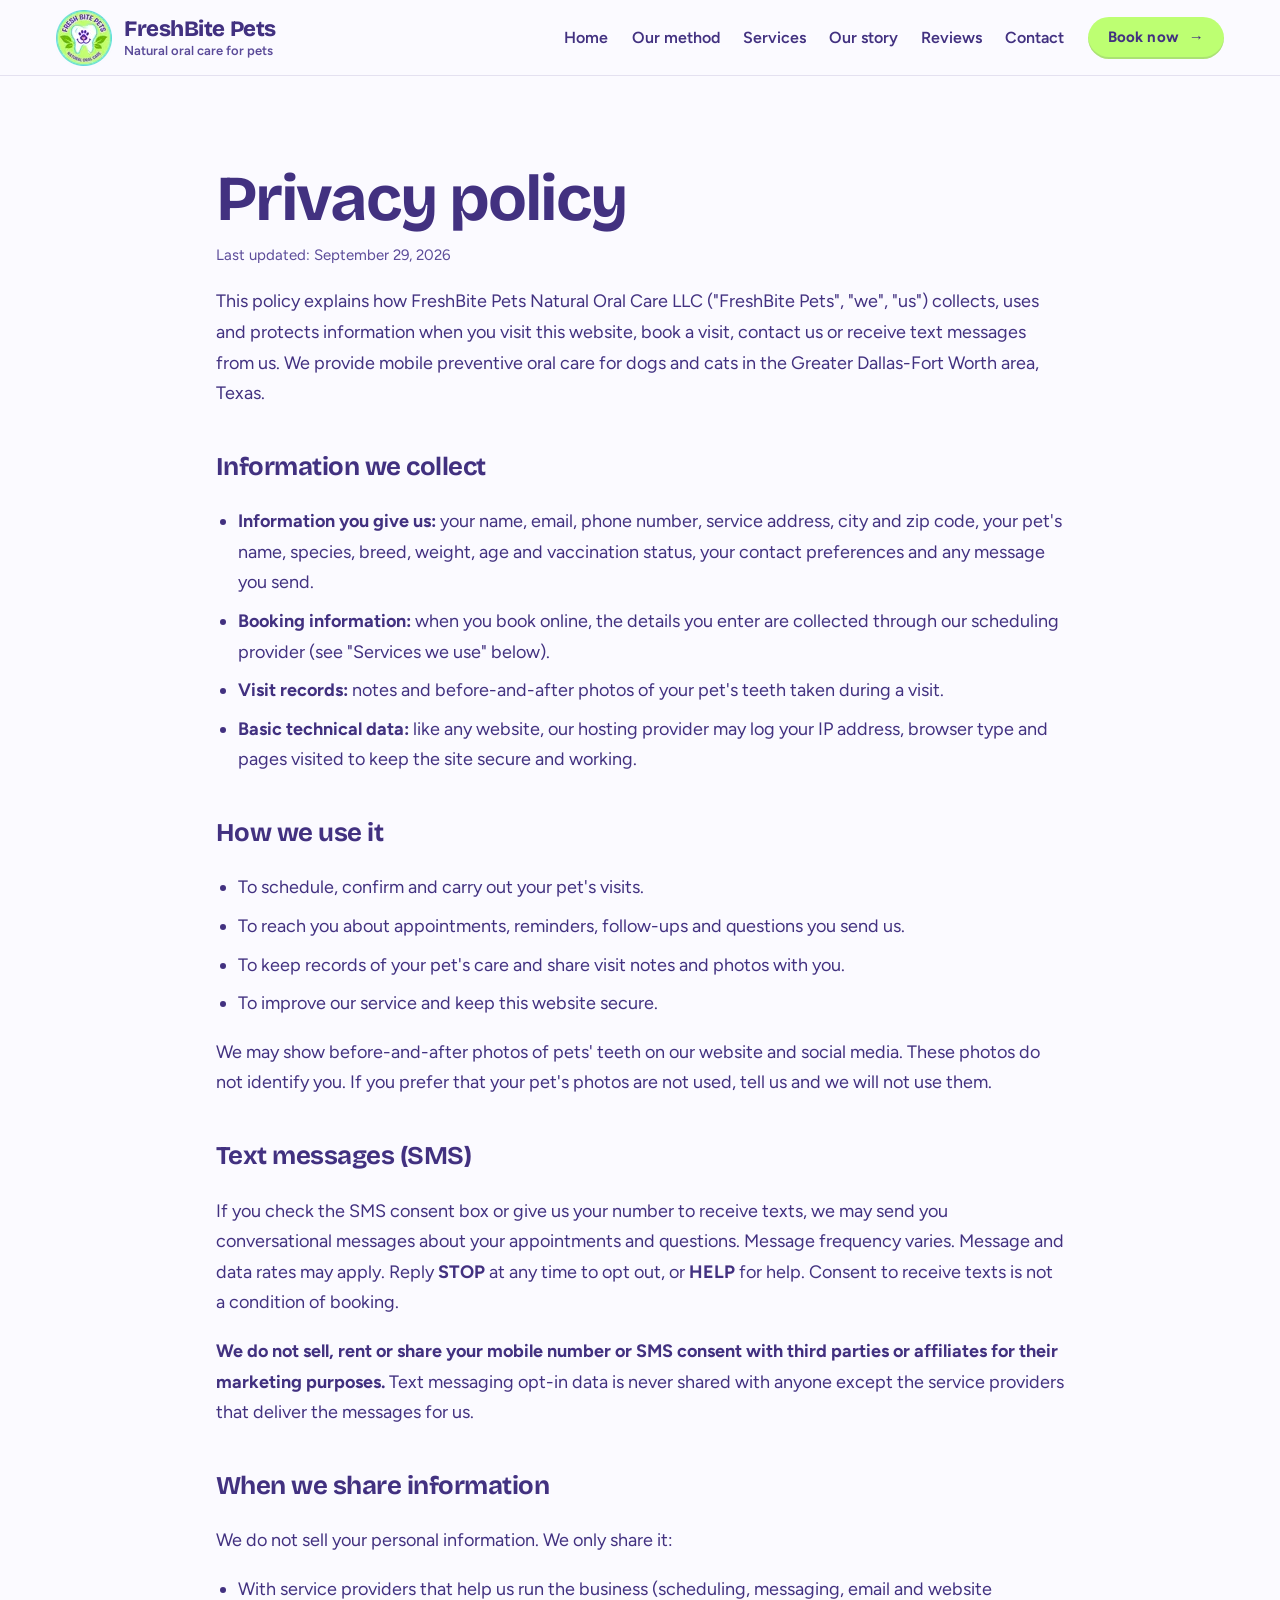
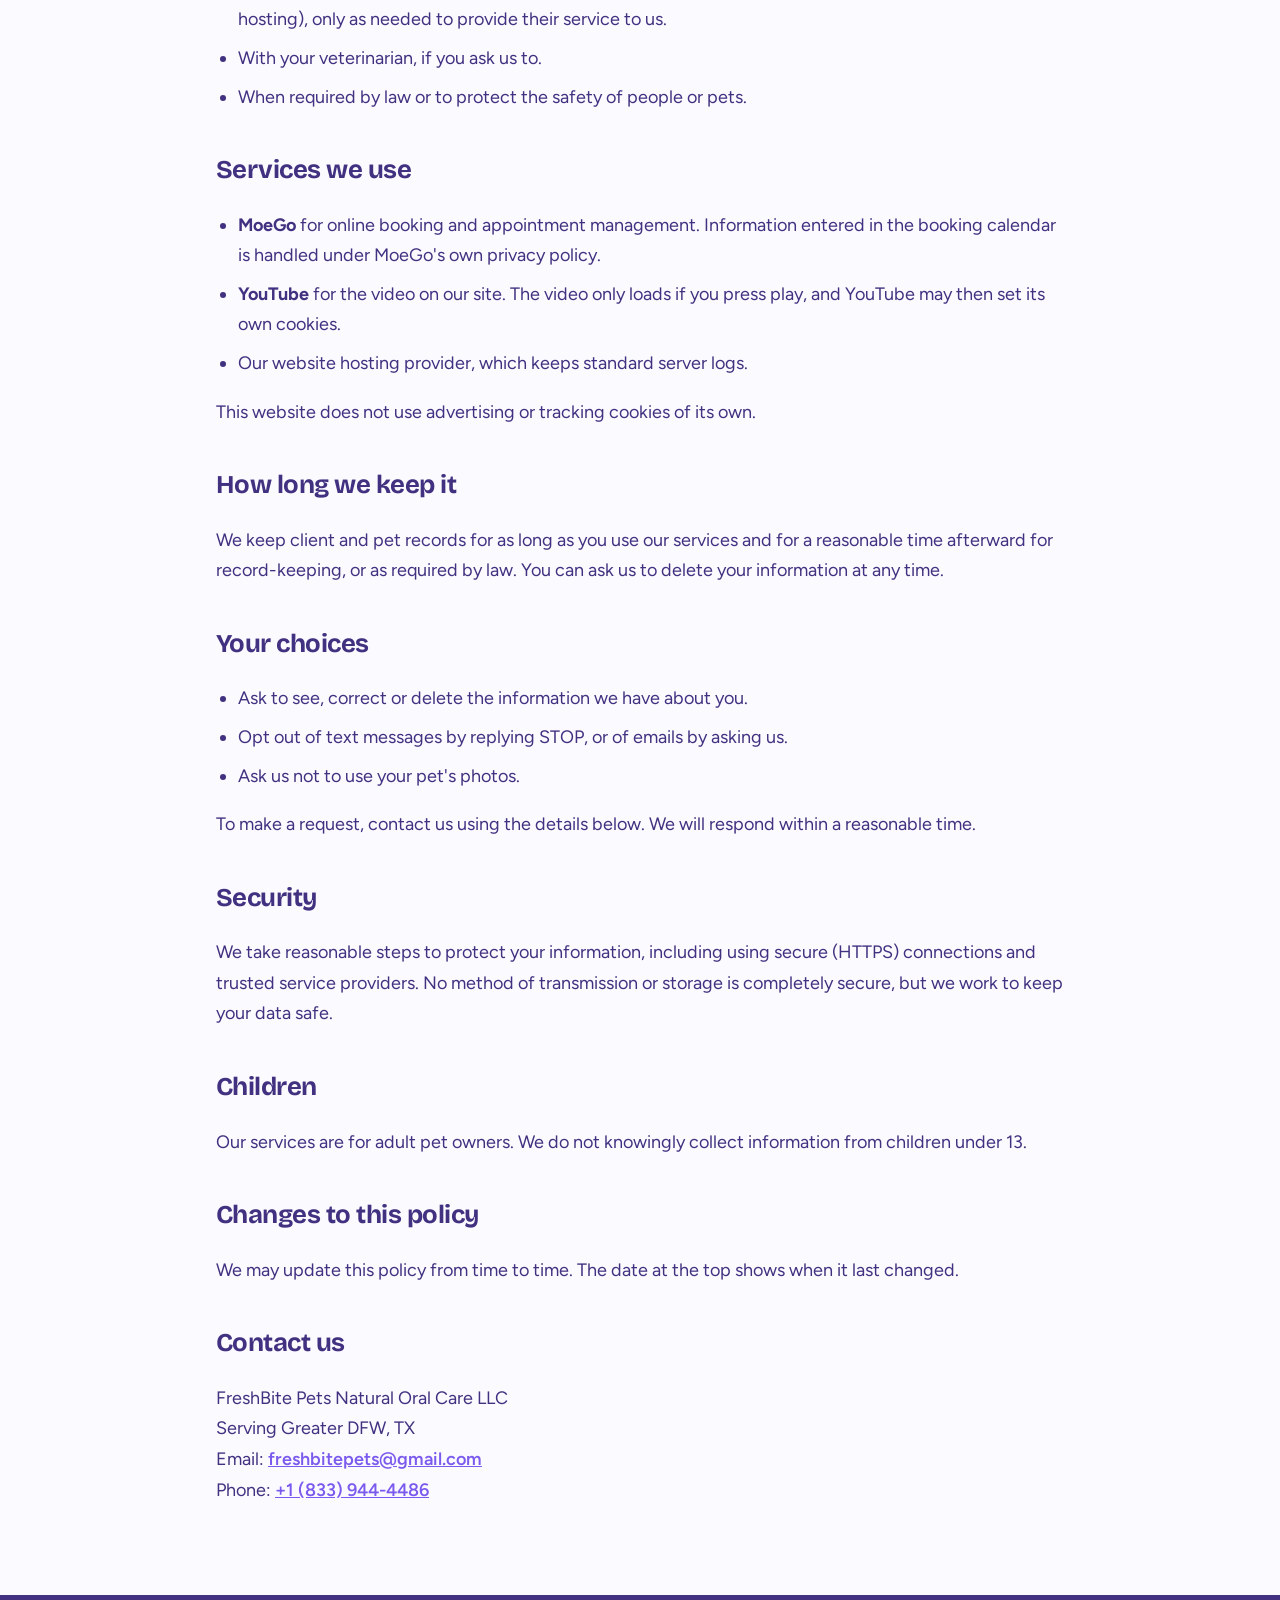
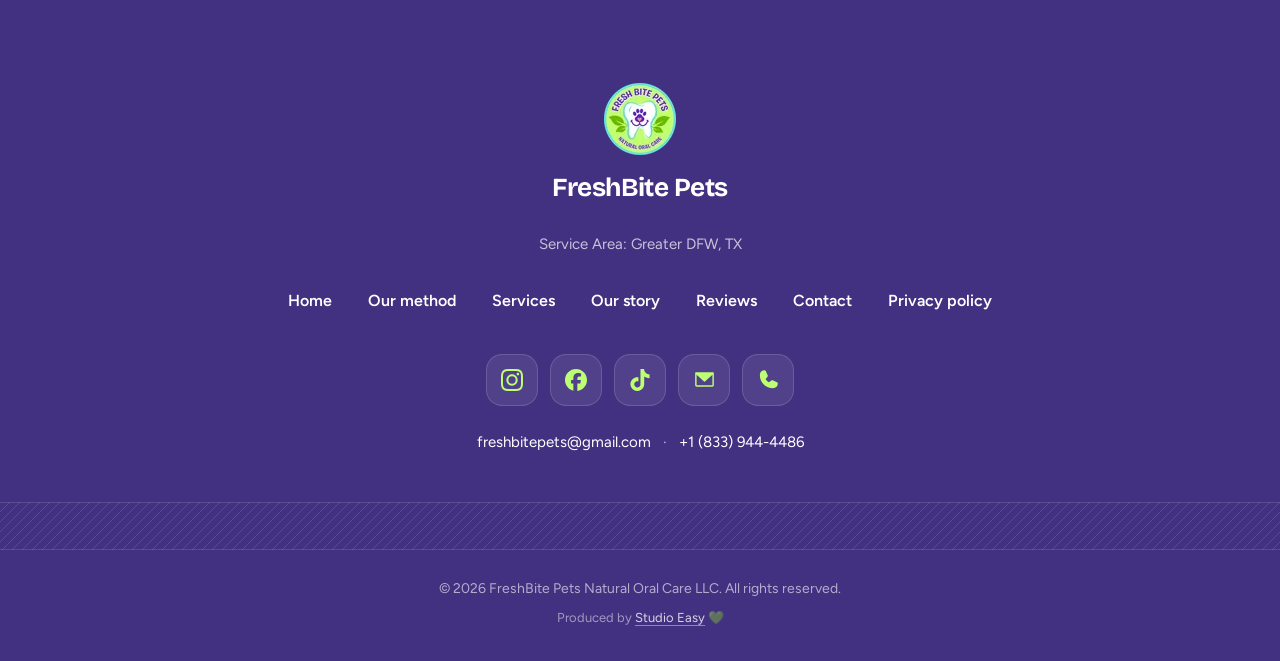
<file: privacy-policy/index.html>
<!DOCTYPE html><html lang="en-US" class="no-js"><head><script>document.documentElement.classList.remove('no-js')</script><meta charset="utf-8"><meta name="viewport" content="width=device-width, initial-scale=1"><title>Privacy Policy | FreshBite Pets</title><meta name="description" content="How FreshBite Pets Natural Oral Care LLC collects, uses and protects the information you share through our website, booking and text messages."><link rel="canonical" href="https://www.freshbitepets.com/privacy-policy"><meta name="theme-color" content="#423180"><link rel="icon" type="image/png" href="/favicon.png"><link rel="apple-touch-icon" href="/favicon.png"><link rel="sitemap" href="/sitemap-index.xml"><meta property="og:type" content="website"><meta property="og:site_name" content="FreshBite Pets"><meta property="og:locale" content="en_US"><meta property="og:title" content="Privacy Policy | FreshBite Pets"><meta property="og:description" content="How FreshBite Pets Natural Oral Care LLC collects, uses and protects the information you share through our website, booking and text messages."><meta property="og:url" content="https://www.freshbitepets.com/privacy-policy"><meta property="og:image" content="https://www.freshbitepets.com/og-image.jpg"><meta property="og:image:width" content="1200"><meta property="og:image:height" content="630"><meta name="twitter:card" content="summary_large_image"><meta name="geo.region" content="US-TX"><meta name="geo.placename" content="Dallas-Fort Worth"><link rel="stylesheet" href="/_astro/Base.DJx1h9N6.css"><style>.pp[data-astro-cid-uu3lhznn]{color:var(--fb-ink);flex-direction:column;gap:18px;padding-bottom:clamp(56px,7vw,96px);line-height:1.7;display:flex}.pp__date[data-astro-cid-uu3lhznn]{color:var(--ink-soft);margin-top:-6px;font-size:15px}.pp[data-astro-cid-uu3lhznn] h2[data-astro-cid-uu3lhznn]{margin-top:18px;font-size:clamp(22px,2vw,26px)}.pp[data-astro-cid-uu3lhznn] ul[data-astro-cid-uu3lhznn]{gap:8px;margin:0;padding-left:22px;display:grid}.pp[data-astro-cid-uu3lhznn] a[data-astro-cid-uu3lhznn]{color:var(--fb-violet);font-weight:600}
</style></head><body><a class="skip" href="#main">Skip to content</a><header class="hdr" data-astro-cid-fzpbxy5g><div class="hdr__in" data-astro-cid-fzpbxy5g><a href="/" class="hdr__brand" aria-label="FreshBite Pets home" data-astro-cid-fzpbxy5g><img src="/_astro/logo-badge.BX-Un3X4_20clj9.webp" alt loading="eager" data-astro-cid-fzpbxy5g="true" decoding="async" width="56" height="56"><span class="hdr__name" data-astro-cid-fzpbxy5g>FreshBite Pets<small data-astro-cid-fzpbxy5g>Natural oral care for pets</small></span></a><nav class="hdr__nav" id="site-nav" aria-label="Main" data-astro-cid-fzpbxy5g><ul data-astro-cid-fzpbxy5g><li data-astro-cid-fzpbxy5g><a href="/" data-astro-cid-fzpbxy5g>Home</a></li><li data-astro-cid-fzpbxy5g><a href="/our-method" data-astro-cid-fzpbxy5g>Our method</a></li><li data-astro-cid-fzpbxy5g><a href="/services" data-astro-cid-fzpbxy5g>Services</a></li><li data-astro-cid-fzpbxy5g><a href="/our-story" data-astro-cid-fzpbxy5g>Our story</a></li><li data-astro-cid-fzpbxy5g><a href="/reviews" data-astro-cid-fzpbxy5g>Reviews</a></li><li data-astro-cid-fzpbxy5g><a href="/contact" data-astro-cid-fzpbxy5g>Contact</a></li></ul></nav><div class="hdr__actions" data-astro-cid-fzpbxy5g><a class="btn btn--sm hdr__book" href="/contact" data-astro-cid-fzpbxy5g>Book now <span aria-hidden="true" data-astro-cid-fzpbxy5g>→</span></a><button class="hdr__toggle" type="button" aria-controls="site-nav" aria-expanded="false" aria-label="Open menu" data-astro-cid-fzpbxy5g><span data-astro-cid-fzpbxy5g></span><span data-astro-cid-fzpbxy5g></span><span data-astro-cid-fzpbxy5g></span></button></div></div></header><div class="mbar" data-astro-cid-fzpbxy5g><a class="btn mbar__book" href="/contact" data-astro-cid-fzpbxy5g>Book your pet's visit <span aria-hidden="true" data-astro-cid-fzpbxy5g>→</span></a><a class="mbar__call" href="tel:+18339444486" aria-label="Call +1 (833) 944-4486" data-astro-cid-fzpbxy5g><svg viewBox="0 0 256 256" width="22" height="22" fill="currentColor" aria-hidden="true" data-astro-cid-fzpbxy5g><path d="M231.88 175.08A56.26 56.26 0 0 1 176 224C96.6 224 32 159.4 32 80a56.26 56.26 0 0 1 48.92-55.88 16 16 0 0 1 16.62 9.52l21.12 47.15v.12A16 16 0 0 1 117.39 96c-.18.27-.37.52-.57.77L96 121.45c7.49 15.22 23.41 31 38.83 38.51l24.34-20.71a8.12 8.12 0 0 1 .75-.56 16 16 0 0 1 15.17-1.4l.13.06 47.11 21.11a16 16 0 0 1 9.55 16.62Z" data-astro-cid-fzpbxy5g></path></svg></a></div><script type="module">var e=document.querySelector(`.hdr__toggle`),t=document.getElementById(`site-nav`);e?.addEventListener(`click`,()=>{let n=t.classList.toggle(`is-open`);e.setAttribute(`aria-expanded`,String(n)),e.setAttribute(`aria-label`,n?`Close menu`:`Open menu`)});var n=document.querySelector(`.hdr--overlay`),r=()=>n?.classList.toggle(`is-solid`,scrollY>40||t.classList.contains(`is-open`));n&&(r(),addEventListener(`scroll`,r,{passive:!0}),e?.addEventListener(`click`,r)),addEventListener(`keydown`,n=>{n.key===`Escape`&&t?.classList.contains(`is-open`)&&(e?.click(),e?.focus())}),t?.addEventListener(`click`,n=>{n.target.closest(`a`)&&(t.classList.remove(`is-open`),e.setAttribute(`aria-expanded`,`false`))});</script><main id="main"><section aria-labelledby="pp-h" data-astro-cid-uu3lhznn><div class="wrap wrap--narrow pp" style="padding-top:clamp(48px,7vw,96px)" data-astro-cid-uu3lhznn><h1 id="pp-h" class="h1" data-astro-cid-uu3lhznn>Privacy policy</h1><p class="pp__date" data-astro-cid-uu3lhznn>Last updated: September 29, 2026</p><p data-astro-cid-uu3lhznn>This policy explains how FreshBite Pets Natural Oral Care LLC ("FreshBite Pets", "we", "us") collects, uses and protects information when you visit this website, book a visit, contact us or receive text messages from us. We provide mobile preventive oral care for dogs and cats in the Greater Dallas-Fort Worth area, Texas.</p><h2 data-astro-cid-uu3lhznn>Information we collect</h2><ul data-astro-cid-uu3lhznn><li data-astro-cid-uu3lhznn><strong data-astro-cid-uu3lhznn>Information you give us:</strong> your name, email, phone number, service address, city and zip code, your pet's name, species, breed, weight, age and vaccination status, your contact preferences and any message you send.</li><li data-astro-cid-uu3lhznn><strong data-astro-cid-uu3lhznn>Booking information:</strong> when you book online, the details you enter are collected through our scheduling provider (see "Services we use" below).</li><li data-astro-cid-uu3lhznn><strong data-astro-cid-uu3lhznn>Visit records:</strong> notes and before-and-after photos of your pet's teeth taken during a visit.</li><li data-astro-cid-uu3lhznn><strong data-astro-cid-uu3lhznn>Basic technical data:</strong> like any website, our hosting provider may log your IP address, browser type and pages visited to keep the site secure and working.</li></ul><h2 data-astro-cid-uu3lhznn>How we use it</h2><ul data-astro-cid-uu3lhznn><li data-astro-cid-uu3lhznn>To schedule, confirm and carry out your pet's visits.</li><li data-astro-cid-uu3lhznn>To reach you about appointments, reminders, follow-ups and questions you send us.</li><li data-astro-cid-uu3lhznn>To keep records of your pet's care and share visit notes and photos with you.</li><li data-astro-cid-uu3lhznn>To improve our service and keep this website secure.</li></ul><p data-astro-cid-uu3lhznn>We may show before-and-after photos of pets' teeth on our website and social media. These photos do not identify you. If you prefer that your pet's photos are not used, tell us and we will not use them.</p><h2 data-astro-cid-uu3lhznn>Text messages (SMS)</h2><p data-astro-cid-uu3lhznn>If you check the SMS consent box or give us your number to receive texts, we may send you conversational messages about your appointments and questions. Message frequency varies. Message and data rates may apply. Reply <strong data-astro-cid-uu3lhznn>STOP</strong> at any time to opt out, or <strong data-astro-cid-uu3lhznn>HELP</strong> for help. Consent to receive texts is not a condition of booking.</p><p data-astro-cid-uu3lhznn><strong data-astro-cid-uu3lhznn>We do not sell, rent or share your mobile number or SMS consent with third parties or affiliates for their marketing purposes.</strong> Text messaging opt-in data is never shared with anyone except the service providers that deliver the messages for us.</p><h2 data-astro-cid-uu3lhznn>When we share information</h2><p data-astro-cid-uu3lhznn>We do not sell your personal information. We only share it:</p><ul data-astro-cid-uu3lhznn><li data-astro-cid-uu3lhznn>With service providers that help us run the business (scheduling, messaging, email and website hosting), only as needed to provide their service to us.</li><li data-astro-cid-uu3lhznn>With your veterinarian, if you ask us to.</li><li data-astro-cid-uu3lhznn>When required by law or to protect the safety of people or pets.</li></ul><h2 data-astro-cid-uu3lhznn>Services we use</h2><ul data-astro-cid-uu3lhznn><li data-astro-cid-uu3lhznn><strong data-astro-cid-uu3lhznn>MoeGo</strong> for online booking and appointment management. Information entered in the booking calendar is handled under MoeGo's own privacy policy.</li><li data-astro-cid-uu3lhznn><strong data-astro-cid-uu3lhznn>YouTube</strong> for the video on our site. The video only loads if you press play, and YouTube may then set its own cookies.</li><li data-astro-cid-uu3lhznn>Our website hosting provider, which keeps standard server logs.</li></ul><p data-astro-cid-uu3lhznn>This website does not use advertising or tracking cookies of its own.</p><h2 data-astro-cid-uu3lhznn>How long we keep it</h2><p data-astro-cid-uu3lhznn>We keep client and pet records for as long as you use our services and for a reasonable time afterward for record-keeping, or as required by law. You can ask us to delete your information at any time.</p><h2 data-astro-cid-uu3lhznn>Your choices</h2><ul data-astro-cid-uu3lhznn><li data-astro-cid-uu3lhznn>Ask to see, correct or delete the information we have about you.</li><li data-astro-cid-uu3lhznn>Opt out of text messages by replying STOP, or of emails by asking us.</li><li data-astro-cid-uu3lhznn>Ask us not to use your pet's photos.</li></ul><p data-astro-cid-uu3lhznn>To make a request, contact us using the details below. We will respond within a reasonable time.</p><h2 data-astro-cid-uu3lhznn>Security</h2><p data-astro-cid-uu3lhznn>We take reasonable steps to protect your information, including using secure (HTTPS) connections and trusted service providers. No method of transmission or storage is completely secure, but we work to keep your data safe.</p><h2 data-astro-cid-uu3lhznn>Children</h2><p data-astro-cid-uu3lhznn>Our services are for adult pet owners. We do not knowingly collect information from children under 13.</p><h2 data-astro-cid-uu3lhznn>Changes to this policy</h2><p data-astro-cid-uu3lhznn>We may update this policy from time to time. The date at the top shows when it last changed.</p><h2 data-astro-cid-uu3lhznn>Contact us</h2><p data-astro-cid-uu3lhznn>FreshBite Pets Natural Oral Care LLC<br data-astro-cid-uu3lhznn>Serving Greater DFW, TX<br data-astro-cid-uu3lhznn>Email: <a href="mailto:freshbitepets@gmail.com" data-astro-cid-uu3lhznn>freshbitepets@gmail.com</a><br data-astro-cid-uu3lhznn>Phone: <a href="tel:+18339444486" data-astro-cid-uu3lhznn>+1 (833) 944-4486</a></p></div></section></main><footer class="ftr" data-astro-cid-nns7i3if><div class="ftr__top" data-astro-cid-nns7i3if><a href="/" class="ftr__brand rv" aria-label="FreshBite Pets home" data-astro-cid-nns7i3if><img src="/_astro/logo-badge.BX-Un3X4_28A95b.webp" alt data-astro-cid-nns7i3if="true" loading="lazy" decoding="async" width="72" height="72"><span data-astro-cid-nns7i3if>FreshBite Pets</span></a><p class="ftr__area rv" style="--i:1" data-astro-cid-nns7i3if>Service Area: Greater DFW, TX</p><nav class="ftr__nav rv" style="--i:2" aria-label="Footer" data-astro-cid-nns7i3if><a href="/" data-astro-cid-nns7i3if>Home</a><a href="/our-method" data-astro-cid-nns7i3if>Our method</a><a href="/services" data-astro-cid-nns7i3if>Services</a><a href="/our-story" data-astro-cid-nns7i3if>Our story</a><a href="/reviews" data-astro-cid-nns7i3if>Reviews</a><a href="/contact" data-astro-cid-nns7i3if>Contact</a><a href="/privacy-policy" data-astro-cid-nns7i3if>Privacy policy</a></nav><ul class="ftr__social rv" style="--i:3" data-astro-cid-nns7i3if><li data-astro-cid-nns7i3if><a href="https://www.instagram.com/freshbitepets/" aria-label="Instagram" target="_blank" rel="noopener" data-astro-cid-nns7i3if><svg viewBox="0 0 24 24" width="22" height="22" fill="var(--fb-lime)" aria-hidden="true" focusable="false" style="display:block;flex:none"><path d="M7.0301.084c-1.2768.0602-2.1487.264-2.911.5634-.7888.3075-1.4575.72-2.1228 1.3877-.6652.6677-1.075 1.3368-1.3802 2.127-.2954.7638-.4956 1.6365-.552 2.914-.0564 1.2775-.0689 1.6882-.0626 4.947.0062 3.2586.0206 3.6671.0825 4.9473.061 1.2765.264 2.1482.5635 2.9107.308.7889.72 1.4573 1.388 2.1228.6679.6655 1.3365 1.0743 2.1285 1.38.7632.295 1.6361.4961 2.9134.552 1.2773.056 1.6884.069 4.9462.0627 3.2578-.0062 3.668-.0207 4.9478-.0814 1.28-.0607 2.147-.2652 2.9098-.5633.7889-.3086 1.4578-.72 2.1228-1.3881.665-.6682 1.0745-1.3378 1.3795-2.1284.2957-.7632.4966-1.636.552-2.9124.056-1.2809.0692-1.6898.063-4.948-.0063-3.2583-.021-3.6668-.0817-4.9465-.0607-1.2797-.264-2.1487-.5633-2.9117-.3084-.7889-.72-1.4568-1.3876-2.1228C21.2982 1.33 20.628.9208 19.8378.6165 19.074.321 18.2017.1197 16.9244.0645 15.6471.0093 15.236-.005 11.977.0014 8.718.0076 8.31.0215 7.0301.0839m.1402 21.6932c-1.17-.0509-1.8053-.2453-2.2287-.408-.5606-.216-.96-.4771-1.3819-.895-.422-.4178-.6811-.8186-.9-1.378-.1644-.4234-.3624-1.058-.4171-2.228-.0595-1.2645-.072-1.6442-.079-4.848-.007-3.2037.0053-3.583.0607-4.848.05-1.169.2456-1.805.408-2.2282.216-.5613.4762-.96.895-1.3816.4188-.4217.8184-.6814 1.3783-.9003.423-.1651 1.0575-.3614 2.227-.4171 1.2655-.06 1.6447-.072 4.848-.079 3.2033-.007 3.5835.005 4.8495.0608 1.169.0508 1.8053.2445 2.228.408.5608.216.96.4754 1.3816.895.4217.4194.6816.8176.9005 1.3787.1653.4217.3617 1.056.4169 2.2263.0602 1.2655.0739 1.645.0796 4.848.0058 3.203-.0055 3.5834-.061 4.848-.051 1.17-.245 1.8055-.408 2.2294-.216.5604-.4763.96-.8954 1.3814-.419.4215-.8181.6811-1.3783.9-.4224.1649-1.0577.3617-2.2262.4174-1.2656.0595-1.6448.072-4.8493.079-3.2045.007-3.5825-.006-4.848-.0608M16.953 5.5864A1.44 1.44 0 1 0 18.39 4.144a1.44 1.44 0 0 0-1.437 1.4424M5.8385 12.012c.0067 3.4032 2.7706 6.1557 6.173 6.1493 3.4026-.0065 6.157-2.7701 6.1506-6.1733-.0065-3.4032-2.771-6.1565-6.174-6.1498-3.403.0067-6.156 2.771-6.1496 6.1738M8 12.0077a4 4 0 1 1 4.008 3.9921A3.9996 3.9996 0 0 1 8 12.0077"></path></svg></a></li><li data-astro-cid-nns7i3if><a href="https://www.facebook.com/freshbitepets" aria-label="Facebook" target="_blank" rel="noopener" data-astro-cid-nns7i3if><svg viewBox="0 0 24 24" width="22" height="22" fill="var(--fb-lime)" aria-hidden="true" focusable="false" style="display:block;flex:none"><path d="M9.101 23.691v-7.98H6.627v-3.667h2.474v-1.58c0-4.085 1.848-5.978 5.858-5.978.401 0 .955.042 1.468.103a8.68 8.68 0 0 1 1.141.195v3.325a8.623 8.623 0 0 0-.653-.036 26.805 26.805 0 0 0-.733-.009c-.707 0-1.259.096-1.675.309a1.686 1.686 0 0 0-.679.622c-.258.42-.374.995-.374 1.752v1.297h3.919l-.386 2.103-.287 1.564h-3.246v8.245C19.396 23.238 24 18.179 24 12.044c0-6.627-5.373-12-12-12s-12 5.373-12 12c0 5.628 3.874 10.35 9.101 11.647Z"></path></svg></a></li><li data-astro-cid-nns7i3if><a href="https://www.tiktok.com/@fresh.bite.pets" aria-label="TikTok" target="_blank" rel="noopener" data-astro-cid-nns7i3if><svg viewBox="0 0 24 24" width="22" height="22" fill="var(--fb-lime)" aria-hidden="true" focusable="false" style="display:block;flex:none"><path d="M12.525.02c1.31-.02 2.61-.01 3.91-.02.08 1.53.63 3.09 1.75 4.17 1.12 1.11 2.7 1.62 4.24 1.79v4.03c-1.44-.05-2.89-.35-4.2-.97-.57-.26-1.1-.59-1.62-.93-.01 2.92.01 5.84-.02 8.75-.08 1.4-.54 2.79-1.35 3.94-1.31 1.92-3.58 3.17-5.91 3.21-1.43.08-2.86-.31-4.08-1.03-2.02-1.19-3.44-3.37-3.65-5.71-.02-.5-.03-1-.01-1.49.18-1.9 1.12-3.72 2.58-4.96 1.66-1.44 3.98-2.13 6.15-1.72.02 1.48-.04 2.96-.04 4.44-.99-.32-2.15-.23-3.02.37-.63.41-1.11 1.04-1.36 1.75-.21.51-.15 1.07-.14 1.61.24 1.64 1.82 3.02 3.5 2.87 1.12-.01 2.19-.66 2.77-1.61.19-.33.4-.67.41-1.06.1-1.79.06-3.57.07-5.36.01-4.03-.01-8.05.02-12.07z"></path></svg></a></li><li data-astro-cid-nns7i3if><a href="mailto:freshbitepets@gmail.com" aria-label="Email" data-astro-cid-nns7i3if><svg xmlns="http://www.w3.org/2000/svg" viewBox="0 0 256 256" fill="currentColor" width="23" height="23" style="display:block;flex:none;color:var(--fb-lime)" aria-hidden="true" focusable="false"><path d="M224,48H32a8,8,0,0,0-8,8V192a16,16,0,0,0,16,16H216a16,16,0,0,0,16-16V56A8,8,0,0,0,224,48Zm-8,144H40V74.19l82.59,75.71a8,8,0,0,0,10.82,0L216,74.19V192Z"/></svg></a></li><li data-astro-cid-nns7i3if><a href="tel:+18339444486" aria-label="Call" data-astro-cid-nns7i3if><svg xmlns="http://www.w3.org/2000/svg" viewBox="0 0 256 256" fill="currentColor" width="23" height="23" style="display:block;flex:none;color:var(--fb-lime)" aria-hidden="true" focusable="false"><path d="M231.88,175.08A56.26,56.26,0,0,1,176,224C96.6,224,32,159.4,32,80A56.26,56.26,0,0,1,80.92,24.12a16,16,0,0,1,16.62,9.52l21.12,47.15,0,.12A16,16,0,0,1,117.39,96c-.18.27-.37.52-.57.77L96,121.45c7.49,15.22,23.41,31,38.83,38.51l24.34-20.71a8.12,8.12,0,0,1,.75-.56,16,16,0,0,1,15.17-1.4l.13.06,47.11,21.11A16,16,0,0,1,231.88,175.08Z"/></svg></a></li></ul><p class="ftr__contact rv" style="--i:4" data-astro-cid-nns7i3if><a href="mailto:freshbitepets@gmail.com" data-astro-cid-nns7i3if>freshbitepets@gmail.com</a><span aria-hidden="true" data-astro-cid-nns7i3if>·</span><a href="tel:+18339444486" data-astro-cid-nns7i3if>+1 (833) 944-4486</a></p></div><div class="ftr__hatch" aria-hidden="true" data-astro-cid-nns7i3if></div><p class="ftr__copy" data-astro-cid-nns7i3if>© 2026 FreshBite Pets Natural Oral Care LLC. All rights reserved.</p><p class="ftr__credit" data-astro-cid-nns7i3if>Produced by <a href="https://studioeasy.com.br" target="_blank" rel="noopener" data-astro-cid-nns7i3if>Studio Easy</a> <span aria-hidden="true" data-astro-cid-nns7i3if>💚</span></p></footer><script type="module">var e=document.querySelectorAll(`.rv`);if(!(`IntersectionObserver`in window))e.forEach(e=>e.classList.add(`is-in`));else{let t=new IntersectionObserver(e=>{e.forEach(e=>{e.isIntersecting&&(e.target.classList.add(`is-in`),t.unobserve(e.target))})},{threshold:0,rootMargin:`0px 0px -40px 0px`});e.forEach(e=>t.observe(e))}</script></body></html>
</file>
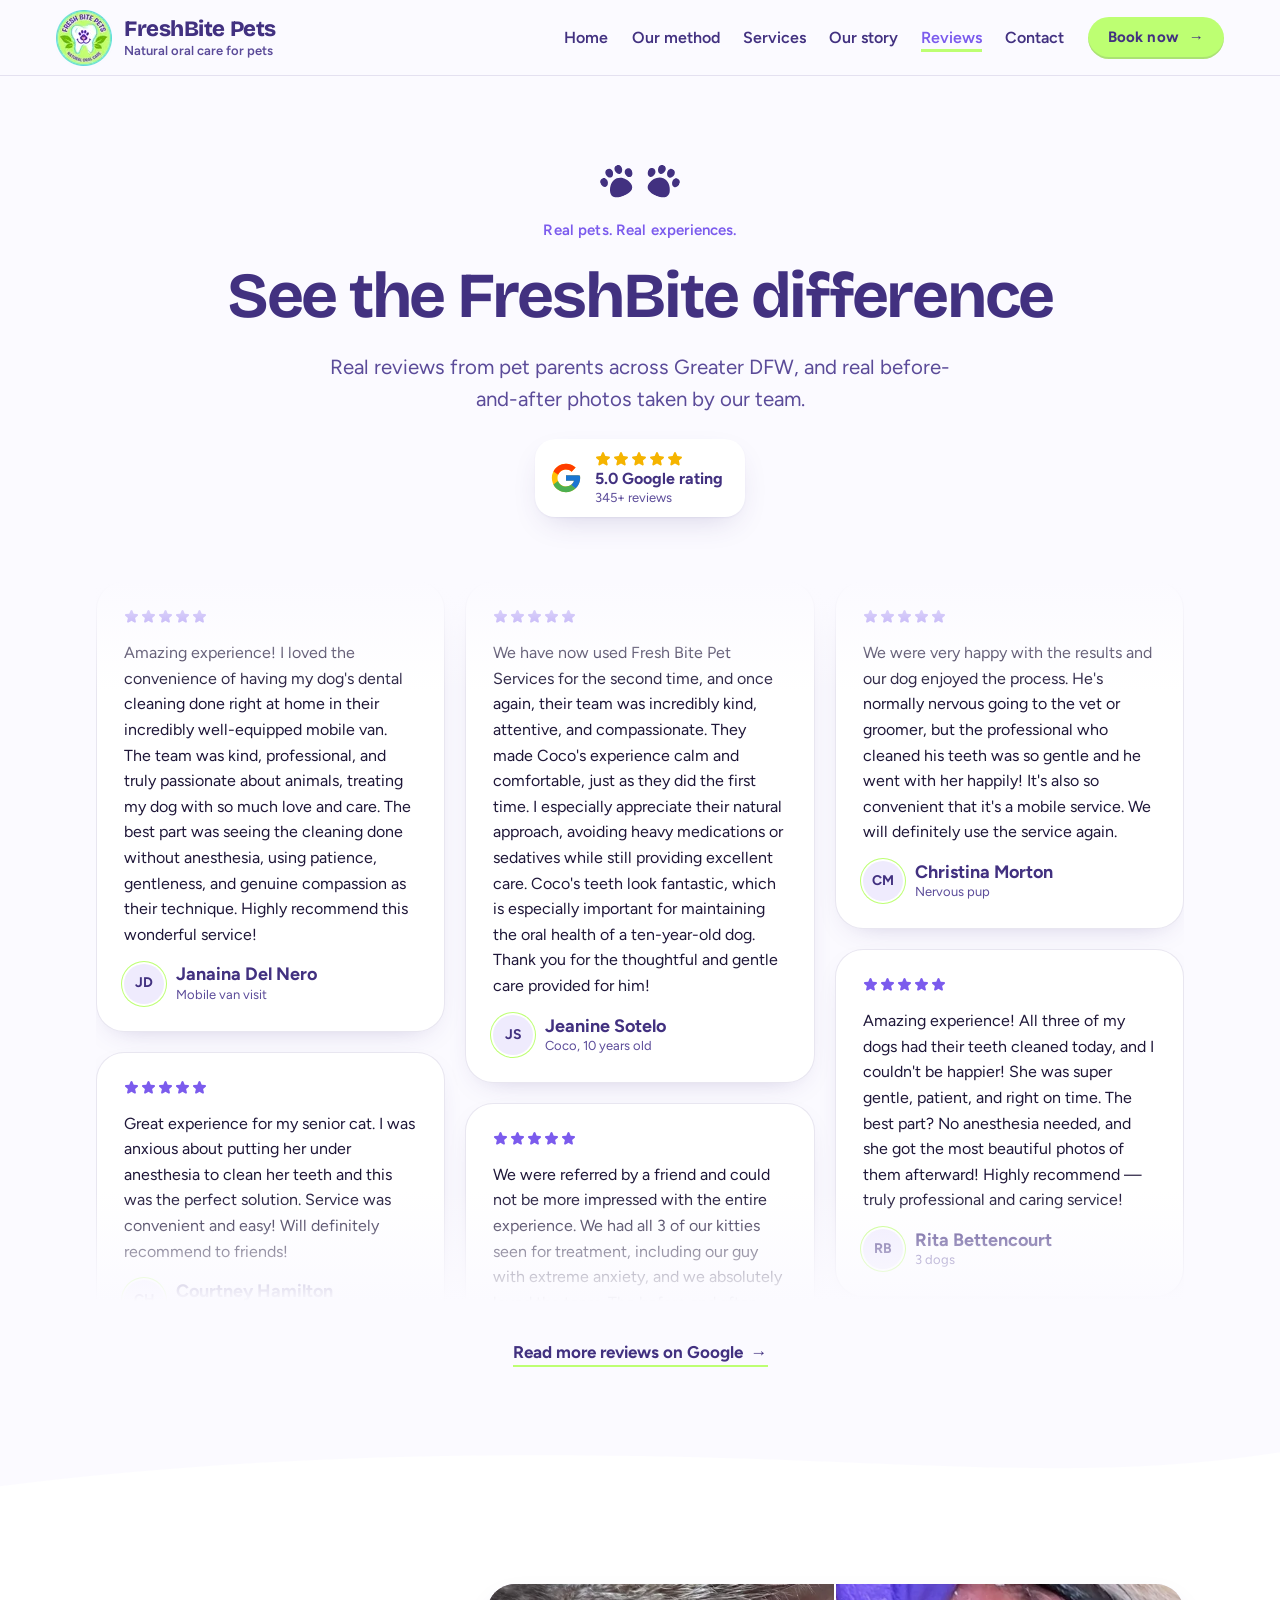
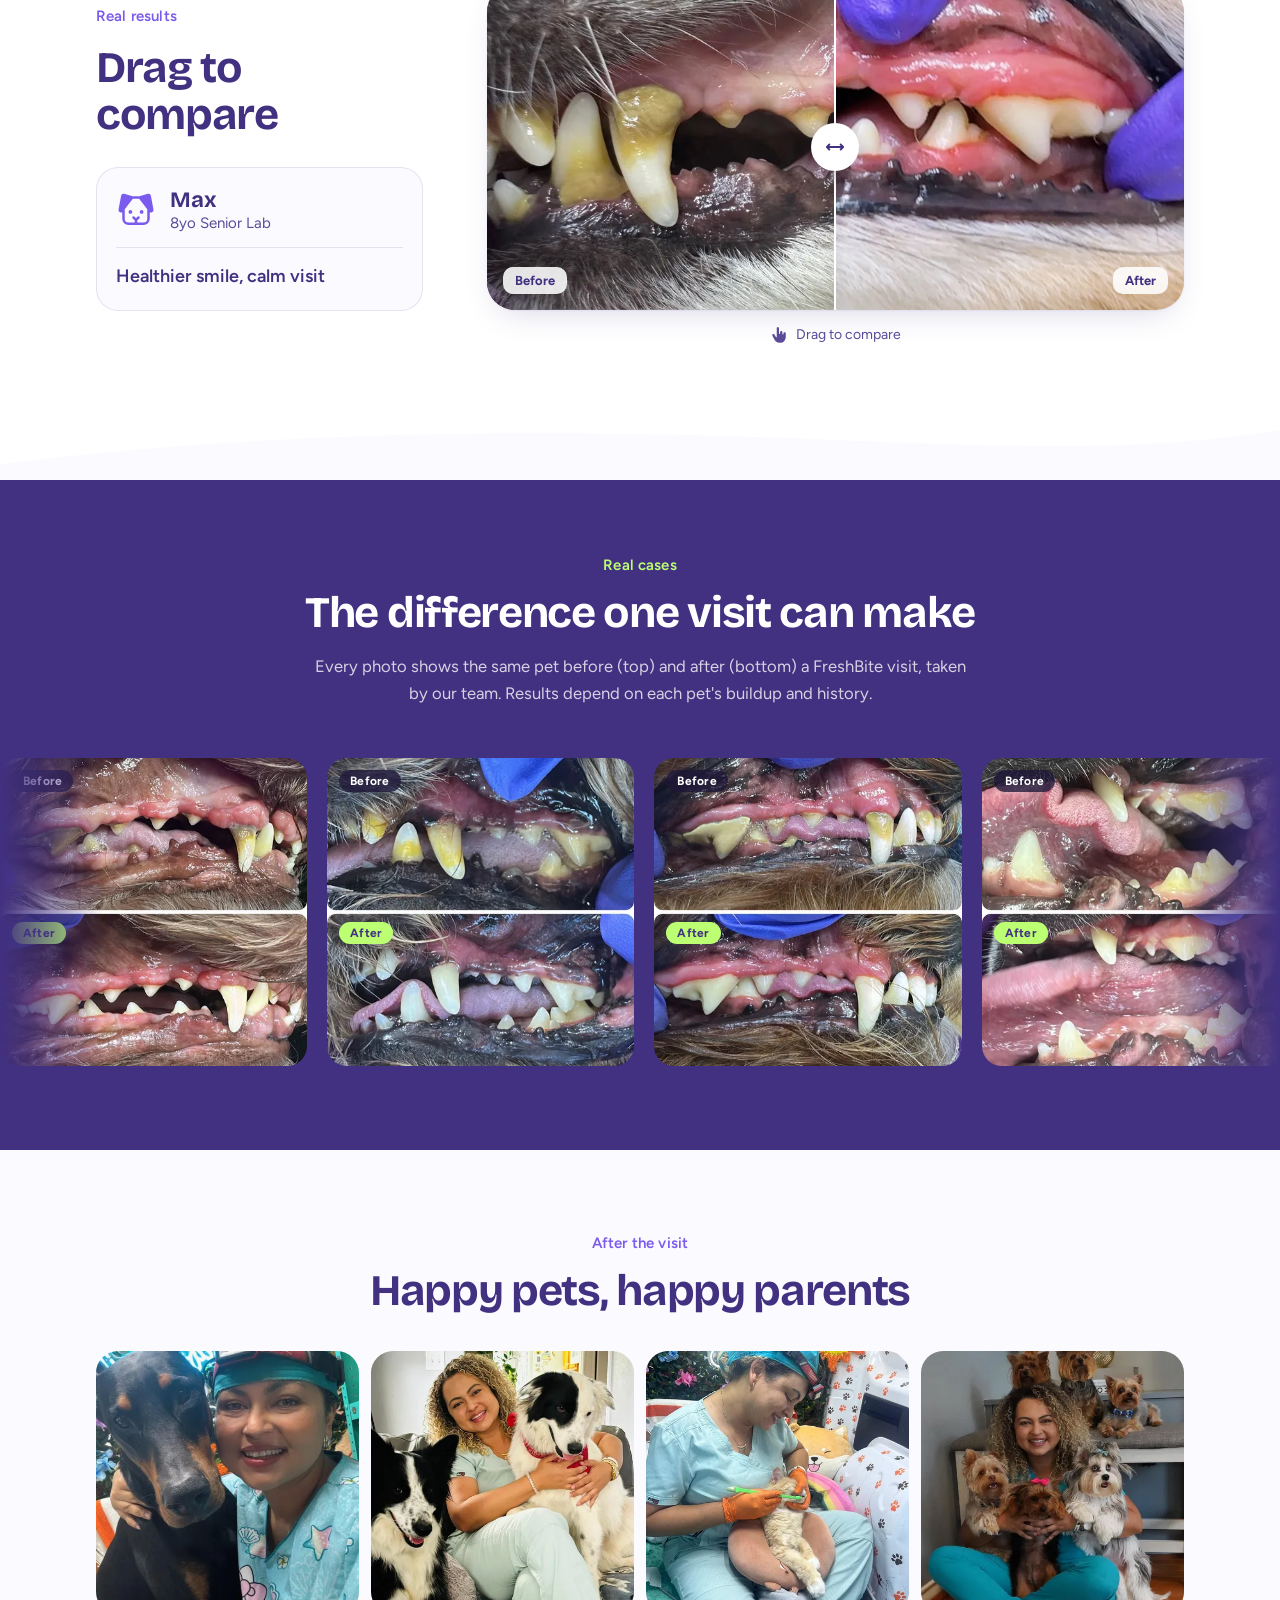
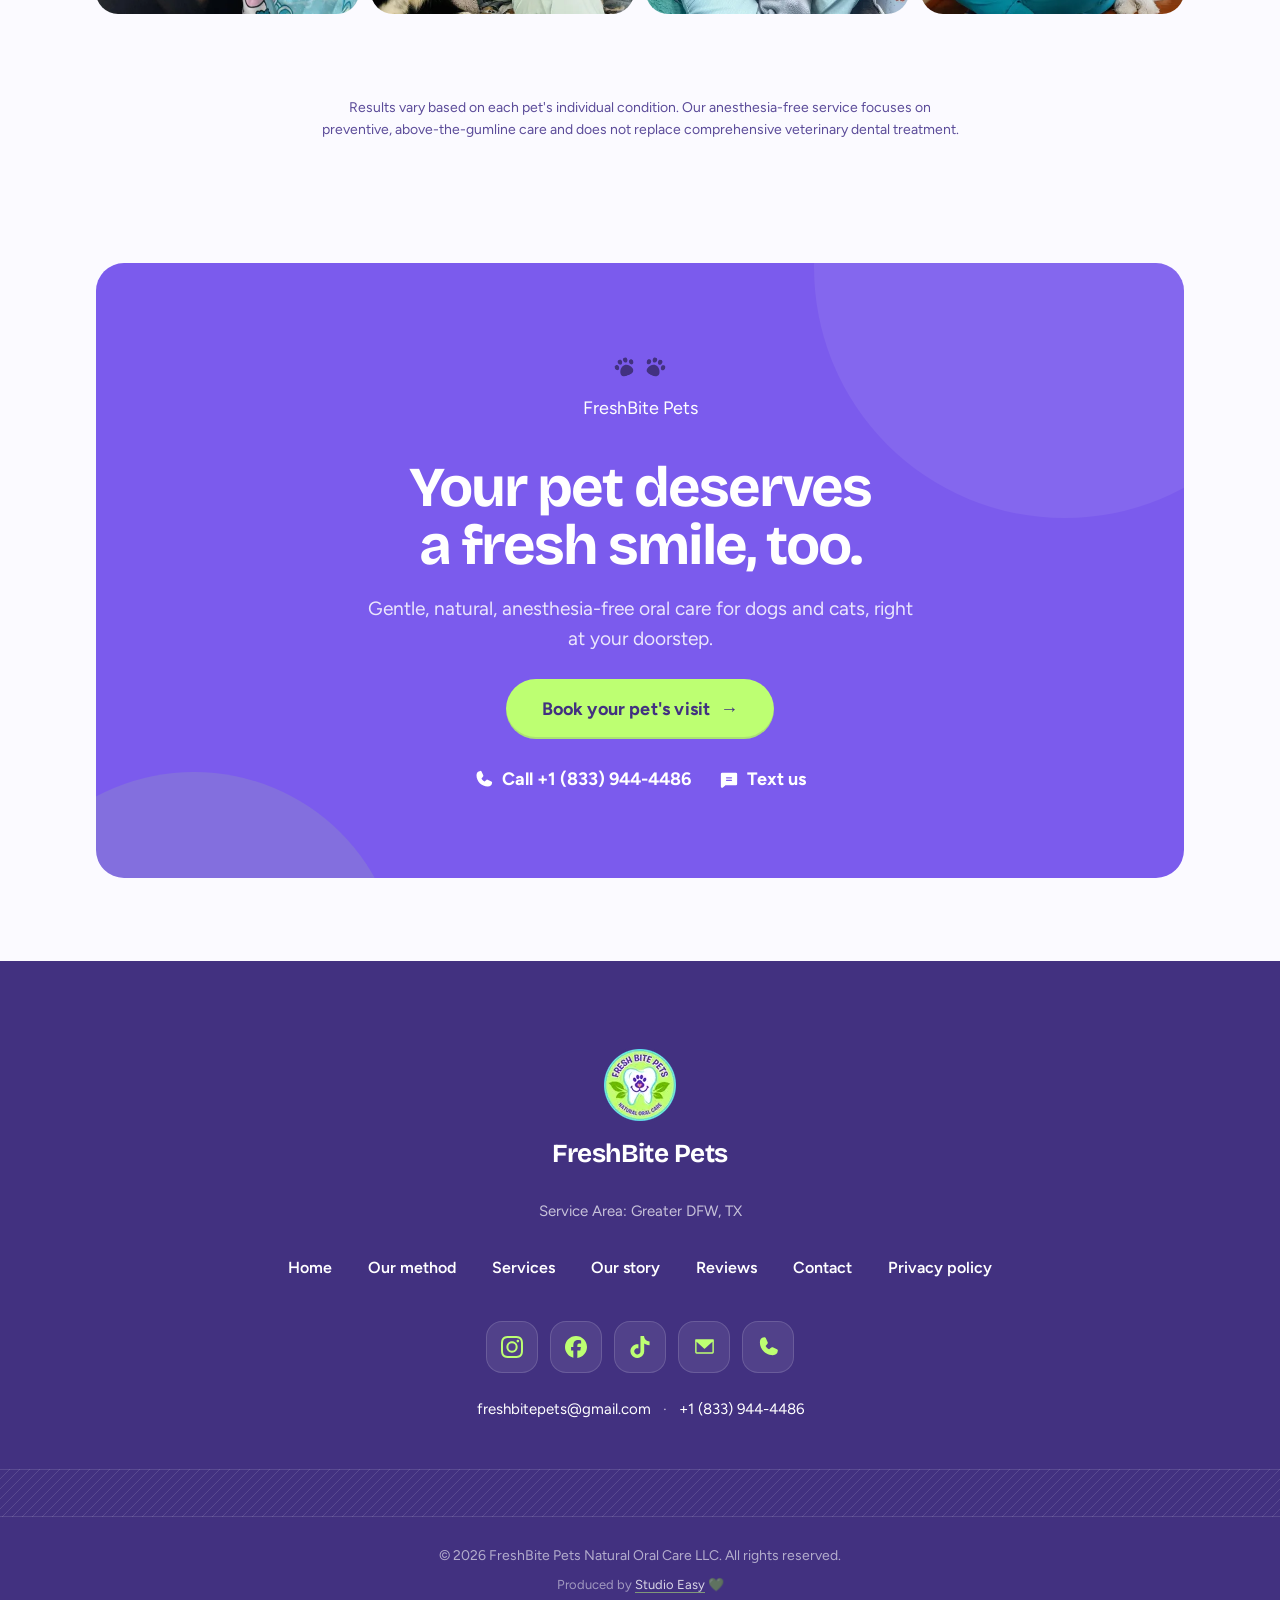
<file: reviews/index.html>
<!DOCTYPE html><html lang="en-US" class="no-js"><head><script>document.documentElement.classList.remove('no-js')</script><meta charset="utf-8"><meta name="viewport" content="width=device-width, initial-scale=1"><title>Reviews &amp; Before-and-After Results | FreshBite Pets, DFW</title><meta name="description" content="Rated 5.0 on Google by 345+ pet parents. Read real reviews and see before-and-after results of anesthesia-free pet oral care in DFW."><link rel="canonical" href="https://www.freshbitepets.com/reviews"><meta name="theme-color" content="#423180"><link rel="icon" type="image/png" href="/favicon.png"><link rel="apple-touch-icon" href="/favicon.png"><link rel="sitemap" href="/sitemap-index.xml"><meta property="og:type" content="website"><meta property="og:site_name" content="FreshBite Pets"><meta property="og:locale" content="en_US"><meta property="og:title" content="Reviews &amp; Before-and-After Results | FreshBite Pets, DFW"><meta property="og:description" content="Rated 5.0 on Google by 345+ pet parents. Read real reviews and see before-and-after results of anesthesia-free pet oral care in DFW."><meta property="og:url" content="https://www.freshbitepets.com/reviews"><meta property="og:image" content="https://www.freshbitepets.com/og-image.jpg"><meta property="og:image:width" content="1200"><meta property="og:image:height" content="630"><meta name="twitter:card" content="summary_large_image"><meta name="geo.region" content="US-TX"><meta name="geo.placename" content="Dallas-Fort Worth"><script type="application/ld+json">{"@context":"https://schema.org","@graph":[{"@type":"ProfessionalService","@id":"https://www.freshbitepets.com/#business","name":"FreshBite Pets","legalName":"FreshBite Pets Natural Oral Care LLC","url":"https://www.freshbitepets.com/","logo":"https://www.freshbitepets.com/logo.png","image":["https://www.freshbitepets.com/og-image.jpg","https://www.freshbitepets.com/daiana-de-paula.jpg"],"email":"freshbitepets@gmail.com","telephone":"+1-833-944-4486","description":"Natural, non-invasive preventive oral care for dogs and cats, delivered by a mobile team across the Greater Dallas-Fort Worth area. Designed to complement, never replace, veterinary care.","founder":{"@type":"Person","name":"Daiana de Paula","jobTitle":"Founder","image":"https://www.freshbitepets.com/daiana-de-paula.jpg","worksFor":{"@id":"https://www.freshbitepets.com/#business"}},"areaServed":[{"@type":"City","name":"Dallas, TX"},{"@type":"City","name":"Fort Worth, TX"},{"@type":"City","name":"Arlington, TX"},{"@type":"City","name":"Plano, TX"},{"@type":"City","name":"Frisco, TX"},{"@type":"City","name":"McKinney, TX"},{"@type":"City","name":"Prosper, TX"},{"@type":"City","name":"Celina, TX"},{"@type":"City","name":"Denton, TX"}],"knowsAbout":["Preventive pet oral care","Plaque management for dogs","Plaque management for cats","Anesthesia-free oral maintenance"],"sameAs":["https://www.instagram.com/freshbitepets/","https://www.facebook.com/freshbitepets","https://www.tiktok.com/@fresh.bite.pets"]},{"@type":"WebPage","@id":"https://www.freshbitepets.com/reviews#webpage","url":"https://www.freshbitepets.com/reviews","name":"Reviews & Real Results | FreshBite Pets","about":{"@id":"https://www.freshbitepets.com/#business"}},{"@type":"BreadcrumbList","itemListElement":[{"@type":"ListItem","position":1,"name":"Home","item":"https://www.freshbitepets.com/"},{"@type":"ListItem","position":2,"name":"Reviews","item":"https://www.freshbitepets.com/reviews"}]}]}</script><link rel="stylesheet" href="/_astro/Base.DJx1h9N6.css"><link rel="stylesheet" href="/_astro/BeforeAfter.D9ORzMI4.css"><link rel="stylesheet" href="/_astro/reviews.BuupNm8u.css"></head><body><a class="skip" href="#main">Skip to content</a><header class="hdr" data-astro-cid-fzpbxy5g><div class="hdr__in" data-astro-cid-fzpbxy5g><a href="/" class="hdr__brand" aria-label="FreshBite Pets home" data-astro-cid-fzpbxy5g><img src="/_astro/logo-badge.BX-Un3X4_20clj9.webp" alt loading="eager" data-astro-cid-fzpbxy5g="true" decoding="async" width="56" height="56"><span class="hdr__name" data-astro-cid-fzpbxy5g>FreshBite Pets<small data-astro-cid-fzpbxy5g>Natural oral care for pets</small></span></a><nav class="hdr__nav" id="site-nav" aria-label="Main" data-astro-cid-fzpbxy5g><ul data-astro-cid-fzpbxy5g><li data-astro-cid-fzpbxy5g><a href="/" data-astro-cid-fzpbxy5g>Home</a></li><li data-astro-cid-fzpbxy5g><a href="/our-method" data-astro-cid-fzpbxy5g>Our method</a></li><li data-astro-cid-fzpbxy5g><a href="/services" data-astro-cid-fzpbxy5g>Services</a></li><li data-astro-cid-fzpbxy5g><a href="/our-story" data-astro-cid-fzpbxy5g>Our story</a></li><li data-astro-cid-fzpbxy5g><a href="/reviews" aria-current="page" data-astro-cid-fzpbxy5g>Reviews</a></li><li data-astro-cid-fzpbxy5g><a href="/contact" data-astro-cid-fzpbxy5g>Contact</a></li></ul></nav><div class="hdr__actions" data-astro-cid-fzpbxy5g><a class="btn btn--sm hdr__book" href="/contact" data-astro-cid-fzpbxy5g>Book now <span aria-hidden="true" data-astro-cid-fzpbxy5g>→</span></a><button class="hdr__toggle" type="button" aria-controls="site-nav" aria-expanded="false" aria-label="Open menu" data-astro-cid-fzpbxy5g><span data-astro-cid-fzpbxy5g></span><span data-astro-cid-fzpbxy5g></span><span data-astro-cid-fzpbxy5g></span></button></div></div></header><div class="mbar" data-astro-cid-fzpbxy5g><a class="btn mbar__book" href="/contact" data-astro-cid-fzpbxy5g>Book your pet's visit <span aria-hidden="true" data-astro-cid-fzpbxy5g>→</span></a><a class="mbar__call" href="tel:+18339444486" aria-label="Call +1 (833) 944-4486" data-astro-cid-fzpbxy5g><svg viewBox="0 0 256 256" width="22" height="22" fill="currentColor" aria-hidden="true" data-astro-cid-fzpbxy5g><path d="M231.88 175.08A56.26 56.26 0 0 1 176 224C96.6 224 32 159.4 32 80a56.26 56.26 0 0 1 48.92-55.88 16 16 0 0 1 16.62 9.52l21.12 47.15v.12A16 16 0 0 1 117.39 96c-.18.27-.37.52-.57.77L96 121.45c7.49 15.22 23.41 31 38.83 38.51l24.34-20.71a8.12 8.12 0 0 1 .75-.56 16 16 0 0 1 15.17-1.4l.13.06 47.11 21.11a16 16 0 0 1 9.55 16.62Z" data-astro-cid-fzpbxy5g></path></svg></a></div><script type="module">var e=document.querySelector(`.hdr__toggle`),t=document.getElementById(`site-nav`);e?.addEventListener(`click`,()=>{let n=t.classList.toggle(`is-open`);e.setAttribute(`aria-expanded`,String(n)),e.setAttribute(`aria-label`,n?`Close menu`:`Open menu`)});var n=document.querySelector(`.hdr--overlay`),r=()=>n?.classList.toggle(`is-solid`,scrollY>40||t.classList.contains(`is-open`));n&&(r(),addEventListener(`scroll`,r,{passive:!0}),e?.addEventListener(`click`,r)),addEventListener(`keydown`,n=>{n.key===`Escape`&&t?.classList.contains(`is-open`)&&(e?.click(),e?.focus())}),t?.addEventListener(`click`,n=>{n.target.closest(`a`)&&(t.classList.remove(`is-open`),e.setAttribute(`aria-expanded`,`false`))});</script><main id="main"><section aria-labelledby="rev-h" data-astro-cid-wyol64mg><div class="wrap wrap--narrow stack center" style="gap:24px;padding-top:clamp(48px,7vw,96px);padding-bottom:clamp(40px,5vw,64px)" data-astro-cid-wyol64mg><div class="rv" data-astro-cid-wyol64mg><div style="display:flex;gap:10px;align-items:flex-end;justify-content:center" aria-hidden="true"><svg viewBox="0 0 188.704 171.930" width="34" height="31" fill="var(--fb-ink)" style="transform:rotate(-22deg)"><path d="M 67.095 0 C 72.84 0 78.111 2.147 81.948 6.114 C 85.785 10.085 88.062 15.755 88.062 22.594 C 88.062 29.4 85.814 36.231 82.149 41.402 C 78.501 46.547 73.217 50.321 67.095 50.321 C 60.972 50.321 55.689 46.547 52.04 41.402 C 48.375 36.231 46.128 29.4 46.128 22.598 C 46.128 15.755 48.405 10.085 52.246 6.114 C 56.079 2.147 61.35 0 67.095 0 Z M 20.967 37.741 C 26.712 37.741 31.983 39.888 35.82 43.855 C 39.657 47.826 41.934 53.495 41.934 60.335 C 41.934 67.141 39.687 73.972 36.021 79.142 C 32.373 84.288 27.089 88.062 20.967 88.062 C 14.845 88.062 9.561 84.288 5.913 79.142 C 2.248 73.972 0 67.137 0 60.339 C 0 53.495 2.277 47.826 6.118 43.855 C 9.951 39.888 15.222 37.741 20.967 37.741 Z M 94.352 67.095 C 64.478 67.095 39.728 92.528 31.937 124.419 C 28.482 138.567 33.753 153.743 46.752 160.935 C 57.081 166.655 72.538 171.93 94.348 171.93 C 116.162 171.93 131.619 166.655 141.951 160.935 C 154.947 153.743 160.218 138.567 156.763 124.423 C 148.975 92.528 124.222 67.095 94.352 67.095 Z M 167.737 37.741 C 161.992 37.741 156.721 39.888 152.888 43.855 C 149.047 47.826 146.77 53.495 146.77 60.335 C 146.77 67.141 149.017 73.972 152.682 79.142 C 156.331 84.288 161.614 88.062 167.737 88.062 C 173.859 88.062 179.143 84.288 182.791 79.142 C 186.456 73.972 188.704 67.141 188.704 60.339 C 188.704 53.495 186.427 47.826 182.59 43.855 C 178.753 39.888 173.482 37.741 167.737 37.741 Z M 121.609 0 C 115.864 0 110.593 2.147 106.76 6.114 C 102.919 10.085 100.642 15.755 100.642 22.594 C 100.642 29.4 102.89 36.231 106.555 41.402 C 110.203 46.547 115.487 50.321 121.609 50.321 C 127.731 50.321 133.015 46.547 136.663 41.402 C 140.329 36.231 142.576 29.4 142.576 22.598 C 142.576 15.755 140.299 10.085 136.462 6.114 C 132.625 2.147 127.354 0 121.609 0 Z"></path></svg><svg viewBox="0 0 188.704 171.930" width="34" height="31" fill="var(--fb-ink)" style="transform:rotate(23deg)"><path d="M 67.095 0 C 72.84 0 78.111 2.147 81.948 6.114 C 85.785 10.085 88.062 15.755 88.062 22.594 C 88.062 29.4 85.814 36.231 82.149 41.402 C 78.501 46.547 73.217 50.321 67.095 50.321 C 60.972 50.321 55.689 46.547 52.04 41.402 C 48.375 36.231 46.128 29.4 46.128 22.598 C 46.128 15.755 48.405 10.085 52.246 6.114 C 56.079 2.147 61.35 0 67.095 0 Z M 20.967 37.741 C 26.712 37.741 31.983 39.888 35.82 43.855 C 39.657 47.826 41.934 53.495 41.934 60.335 C 41.934 67.141 39.687 73.972 36.021 79.142 C 32.373 84.288 27.089 88.062 20.967 88.062 C 14.845 88.062 9.561 84.288 5.913 79.142 C 2.248 73.972 0 67.137 0 60.339 C 0 53.495 2.277 47.826 6.118 43.855 C 9.951 39.888 15.222 37.741 20.967 37.741 Z M 94.352 67.095 C 64.478 67.095 39.728 92.528 31.937 124.419 C 28.482 138.567 33.753 153.743 46.752 160.935 C 57.081 166.655 72.538 171.93 94.348 171.93 C 116.162 171.93 131.619 166.655 141.951 160.935 C 154.947 153.743 160.218 138.567 156.763 124.423 C 148.975 92.528 124.222 67.095 94.352 67.095 Z M 167.737 37.741 C 161.992 37.741 156.721 39.888 152.888 43.855 C 149.047 47.826 146.77 53.495 146.77 60.335 C 146.77 67.141 149.017 73.972 152.682 79.142 C 156.331 84.288 161.614 88.062 167.737 88.062 C 173.859 88.062 179.143 84.288 182.791 79.142 C 186.456 73.972 188.704 67.141 188.704 60.339 C 188.704 53.495 186.427 47.826 182.59 43.855 C 178.753 39.888 173.482 37.741 167.737 37.741 Z M 121.609 0 C 115.864 0 110.593 2.147 106.76 6.114 C 102.919 10.085 100.642 15.755 100.642 22.594 C 100.642 29.4 102.89 36.231 106.555 41.402 C 110.203 46.547 115.487 50.321 121.609 50.321 C 127.731 50.321 133.015 46.547 136.663 41.402 C 140.329 36.231 142.576 29.4 142.576 22.598 C 142.576 15.755 140.299 10.085 136.462 6.114 C 132.625 2.147 127.354 0 121.609 0 Z"></path></svg></div></div><span class="eyebrow rv" style="--i:1" data-astro-cid-wyol64mg>Real pets. Real experiences.</span><h1 id="rev-h" class="h1" data-astro-cid-wyol64mg>See the FreshBite difference</h1><p class="lead rv" style="max-width:620px;--i:2" data-astro-cid-wyol64mg>Real reviews from pet parents across Greater DFW, and real before-and-after photos taken by our team.</p><p class="gbadge rv" style="--i:3" data-astro-cid-wyol64mg><svg viewBox="0 0 48 48" width="34" height="34" aria-hidden="true" data-astro-cid-wyol64mg><path fill="#FFC107" d="M43.6 20.5H42V20H24v8h11.3C33.7 32.7 29.2 36 24 36c-6.6 0-12-5.4-12-12s5.4-12 12-12c3.1 0 5.8 1.2 7.9 3l5.7-5.7C34 6.1 29.3 4 24 4 13 4 4 13 4 24s9 20 20 20 20-9 20-20c0-1.3-.1-2.4-.4-3.5z" data-astro-cid-wyol64mg></path><path fill="#FF3D00" d="m6.3 14.7 6.6 4.8C14.7 15.1 19 12 24 12c3.1 0 5.8 1.2 7.9 3l5.7-5.7C34 6.1 29.3 4 24 4 16.3 4 9.7 8.3 6.3 14.7z" data-astro-cid-wyol64mg></path><path fill="#4CAF50" d="M24 44c5.2 0 9.9-2 13.4-5.2l-6.2-5.2C29.2 35.1 26.7 36 24 36c-5.2 0-9.6-3.3-11.3-7.9l-6.5 5C9.5 39.6 16.2 44 24 44z" data-astro-cid-wyol64mg></path><path fill="#1976D2" d="M43.6 20.5H42V20H24v8h11.3c-.8 2.2-2.2 4.2-4.1 5.6l6.2 5.2C37 39.2 44 34 44 24c0-1.3-.1-2.4-.4-3.5z" data-astro-cid-wyol64mg></path></svg><span data-astro-cid-wyol64mg><span style="display:inline-flex;gap:2px" role="img" aria-label="5 out of 5 stars"><svg xmlns="http://www.w3.org/2000/svg" viewBox="0 0 256 256" fill="currentColor" width="16" height="16" style="display:block;flex:none;color:#F5B400" aria-hidden="true" focusable="false"><path d="M234.29,114.85l-45,38.83L203,211.75a16.4,16.4,0,0,1-24.5,17.82L128,198.49,77.47,229.57A16.4,16.4,0,0,1,53,211.75l13.76-58.07-45-38.83A16.46,16.46,0,0,1,31.08,86l59-4.76,22.76-55.08a16.36,16.36,0,0,1,30.27,0l22.75,55.08,59,4.76a16.46,16.46,0,0,1,9.37,28.86Z"/></svg><svg xmlns="http://www.w3.org/2000/svg" viewBox="0 0 256 256" fill="currentColor" width="16" height="16" style="display:block;flex:none;color:#F5B400" aria-hidden="true" focusable="false"><path d="M234.29,114.85l-45,38.83L203,211.75a16.4,16.4,0,0,1-24.5,17.82L128,198.49,77.47,229.57A16.4,16.4,0,0,1,53,211.75l13.76-58.07-45-38.83A16.46,16.46,0,0,1,31.08,86l59-4.76,22.76-55.08a16.36,16.36,0,0,1,30.27,0l22.75,55.08,59,4.76a16.46,16.46,0,0,1,9.37,28.86Z"/></svg><svg xmlns="http://www.w3.org/2000/svg" viewBox="0 0 256 256" fill="currentColor" width="16" height="16" style="display:block;flex:none;color:#F5B400" aria-hidden="true" focusable="false"><path d="M234.29,114.85l-45,38.83L203,211.75a16.4,16.4,0,0,1-24.5,17.82L128,198.49,77.47,229.57A16.4,16.4,0,0,1,53,211.75l13.76-58.07-45-38.83A16.46,16.46,0,0,1,31.08,86l59-4.76,22.76-55.08a16.36,16.36,0,0,1,30.27,0l22.75,55.08,59,4.76a16.46,16.46,0,0,1,9.37,28.86Z"/></svg><svg xmlns="http://www.w3.org/2000/svg" viewBox="0 0 256 256" fill="currentColor" width="16" height="16" style="display:block;flex:none;color:#F5B400" aria-hidden="true" focusable="false"><path d="M234.29,114.85l-45,38.83L203,211.75a16.4,16.4,0,0,1-24.5,17.82L128,198.49,77.47,229.57A16.4,16.4,0,0,1,53,211.75l13.76-58.07-45-38.83A16.46,16.46,0,0,1,31.08,86l59-4.76,22.76-55.08a16.36,16.36,0,0,1,30.27,0l22.75,55.08,59,4.76a16.46,16.46,0,0,1,9.37,28.86Z"/></svg><svg xmlns="http://www.w3.org/2000/svg" viewBox="0 0 256 256" fill="currentColor" width="16" height="16" style="display:block;flex:none;color:#F5B400" aria-hidden="true" focusable="false"><path d="M234.29,114.85l-45,38.83L203,211.75a16.4,16.4,0,0,1-24.5,17.82L128,198.49,77.47,229.57A16.4,16.4,0,0,1,53,211.75l13.76-58.07-45-38.83A16.46,16.46,0,0,1,31.08,86l59-4.76,22.76-55.08a16.36,16.36,0,0,1,30.27,0l22.75,55.08,59,4.76a16.46,16.46,0,0,1,9.37,28.86Z"/></svg></span><strong data-astro-cid-wyol64mg>5.0 Google rating</strong><em data-astro-cid-wyol64mg>345+ reviews</em></span></p></div></section><section aria-labelledby="wall-h" data-astro-cid-wyol64mg><div class="wrap stack" style="gap:40px;padding-top:0" data-astro-cid-wyol64mg><h2 id="wall-h" class="sr-only" data-astro-cid-wyol64mg>What pet parents say on Google</h2><div class="rw" role="region" aria-label="Google reviews from FreshBite Pets clients" data-astro-cid-ryddmlec><div class="rw__col" data-astro-cid-ryddmlec><ul class="rw__track" style="--dur:42s" data-astro-cid-ryddmlec><li class="rw__card" data-astro-cid-ryddmlec><figure data-astro-cid-ryddmlec><span style="display:inline-flex;gap:2px" role="img" aria-label="5 out of 5 stars"><svg xmlns="http://www.w3.org/2000/svg" viewBox="0 0 256 256" fill="currentColor" width="15" height="15" style="display:block;flex:none;color:var(--fb-violet)" aria-hidden="true" focusable="false"><path d="M234.29,114.85l-45,38.83L203,211.75a16.4,16.4,0,0,1-24.5,17.82L128,198.49,77.47,229.57A16.4,16.4,0,0,1,53,211.75l13.76-58.07-45-38.83A16.46,16.46,0,0,1,31.08,86l59-4.76,22.76-55.08a16.36,16.36,0,0,1,30.27,0l22.75,55.08,59,4.76a16.46,16.46,0,0,1,9.37,28.86Z"/></svg><svg xmlns="http://www.w3.org/2000/svg" viewBox="0 0 256 256" fill="currentColor" width="15" height="15" style="display:block;flex:none;color:var(--fb-violet)" aria-hidden="true" focusable="false"><path d="M234.29,114.85l-45,38.83L203,211.75a16.4,16.4,0,0,1-24.5,17.82L128,198.49,77.47,229.57A16.4,16.4,0,0,1,53,211.75l13.76-58.07-45-38.83A16.46,16.46,0,0,1,31.08,86l59-4.76,22.76-55.08a16.36,16.36,0,0,1,30.27,0l22.75,55.08,59,4.76a16.46,16.46,0,0,1,9.37,28.86Z"/></svg><svg xmlns="http://www.w3.org/2000/svg" viewBox="0 0 256 256" fill="currentColor" width="15" height="15" style="display:block;flex:none;color:var(--fb-violet)" aria-hidden="true" focusable="false"><path d="M234.29,114.85l-45,38.83L203,211.75a16.4,16.4,0,0,1-24.5,17.82L128,198.49,77.47,229.57A16.4,16.4,0,0,1,53,211.75l13.76-58.07-45-38.83A16.46,16.46,0,0,1,31.08,86l59-4.76,22.76-55.08a16.36,16.36,0,0,1,30.27,0l22.75,55.08,59,4.76a16.46,16.46,0,0,1,9.37,28.86Z"/></svg><svg xmlns="http://www.w3.org/2000/svg" viewBox="0 0 256 256" fill="currentColor" width="15" height="15" style="display:block;flex:none;color:var(--fb-violet)" aria-hidden="true" focusable="false"><path d="M234.29,114.85l-45,38.83L203,211.75a16.4,16.4,0,0,1-24.5,17.82L128,198.49,77.47,229.57A16.4,16.4,0,0,1,53,211.75l13.76-58.07-45-38.83A16.46,16.46,0,0,1,31.08,86l59-4.76,22.76-55.08a16.36,16.36,0,0,1,30.27,0l22.75,55.08,59,4.76a16.46,16.46,0,0,1,9.37,28.86Z"/></svg><svg xmlns="http://www.w3.org/2000/svg" viewBox="0 0 256 256" fill="currentColor" width="15" height="15" style="display:block;flex:none;color:var(--fb-violet)" aria-hidden="true" focusable="false"><path d="M234.29,114.85l-45,38.83L203,211.75a16.4,16.4,0,0,1-24.5,17.82L128,198.49,77.47,229.57A16.4,16.4,0,0,1,53,211.75l13.76-58.07-45-38.83A16.46,16.46,0,0,1,31.08,86l59-4.76,22.76-55.08a16.36,16.36,0,0,1,30.27,0l22.75,55.08,59,4.76a16.46,16.46,0,0,1,9.37,28.86Z"/></svg></span><blockquote data-astro-cid-ryddmlec>Amazing experience! I loved the convenience of having my dog&#39;s dental cleaning done right at home in their incredibly well-equipped mobile van. The team was kind, professional, and truly passionate about animals, treating my dog with so much love and care. The best part was seeing the cleaning done without anesthesia, using patience, gentleness, and genuine compassion as their technique. Highly recommend this wonderful service!</blockquote><figcaption data-astro-cid-ryddmlec><span class="rw__avatar" aria-hidden="true" data-astro-cid-ryddmlec>JD</span><span class="rw__who" data-astro-cid-ryddmlec><cite data-astro-cid-ryddmlec>Janaina Del Nero</cite><span data-astro-cid-ryddmlec>Mobile van visit</span></span></figcaption></figure></li><li class="rw__card" data-astro-cid-ryddmlec><figure data-astro-cid-ryddmlec><span style="display:inline-flex;gap:2px" role="img" aria-label="5 out of 5 stars"><svg xmlns="http://www.w3.org/2000/svg" viewBox="0 0 256 256" fill="currentColor" width="15" height="15" style="display:block;flex:none;color:var(--fb-violet)" aria-hidden="true" focusable="false"><path d="M234.29,114.85l-45,38.83L203,211.75a16.4,16.4,0,0,1-24.5,17.82L128,198.49,77.47,229.57A16.4,16.4,0,0,1,53,211.75l13.76-58.07-45-38.83A16.46,16.46,0,0,1,31.08,86l59-4.76,22.76-55.08a16.36,16.36,0,0,1,30.27,0l22.75,55.08,59,4.76a16.46,16.46,0,0,1,9.37,28.86Z"/></svg><svg xmlns="http://www.w3.org/2000/svg" viewBox="0 0 256 256" fill="currentColor" width="15" height="15" style="display:block;flex:none;color:var(--fb-violet)" aria-hidden="true" focusable="false"><path d="M234.29,114.85l-45,38.83L203,211.75a16.4,16.4,0,0,1-24.5,17.82L128,198.49,77.47,229.57A16.4,16.4,0,0,1,53,211.75l13.76-58.07-45-38.83A16.46,16.46,0,0,1,31.08,86l59-4.76,22.76-55.08a16.36,16.36,0,0,1,30.27,0l22.75,55.08,59,4.76a16.46,16.46,0,0,1,9.37,28.86Z"/></svg><svg xmlns="http://www.w3.org/2000/svg" viewBox="0 0 256 256" fill="currentColor" width="15" height="15" style="display:block;flex:none;color:var(--fb-violet)" aria-hidden="true" focusable="false"><path d="M234.29,114.85l-45,38.83L203,211.75a16.4,16.4,0,0,1-24.5,17.82L128,198.49,77.47,229.57A16.4,16.4,0,0,1,53,211.75l13.76-58.07-45-38.83A16.46,16.46,0,0,1,31.08,86l59-4.76,22.76-55.08a16.36,16.36,0,0,1,30.27,0l22.75,55.08,59,4.76a16.46,16.46,0,0,1,9.37,28.86Z"/></svg><svg xmlns="http://www.w3.org/2000/svg" viewBox="0 0 256 256" fill="currentColor" width="15" height="15" style="display:block;flex:none;color:var(--fb-violet)" aria-hidden="true" focusable="false"><path d="M234.29,114.85l-45,38.83L203,211.75a16.4,16.4,0,0,1-24.5,17.82L128,198.49,77.47,229.57A16.4,16.4,0,0,1,53,211.75l13.76-58.07-45-38.83A16.46,16.46,0,0,1,31.08,86l59-4.76,22.76-55.08a16.36,16.36,0,0,1,30.27,0l22.75,55.08,59,4.76a16.46,16.46,0,0,1,9.37,28.86Z"/></svg><svg xmlns="http://www.w3.org/2000/svg" viewBox="0 0 256 256" fill="currentColor" width="15" height="15" style="display:block;flex:none;color:var(--fb-violet)" aria-hidden="true" focusable="false"><path d="M234.29,114.85l-45,38.83L203,211.75a16.4,16.4,0,0,1-24.5,17.82L128,198.49,77.47,229.57A16.4,16.4,0,0,1,53,211.75l13.76-58.07-45-38.83A16.46,16.46,0,0,1,31.08,86l59-4.76,22.76-55.08a16.36,16.36,0,0,1,30.27,0l22.75,55.08,59,4.76a16.46,16.46,0,0,1,9.37,28.86Z"/></svg></span><blockquote data-astro-cid-ryddmlec>Great experience for my senior cat. I was anxious about putting her under anesthesia to clean her teeth and this was the perfect solution. Service was convenient and easy! Will definitely recommend to friends!</blockquote><figcaption data-astro-cid-ryddmlec><span class="rw__avatar" aria-hidden="true" data-astro-cid-ryddmlec>CH</span><span class="rw__who" data-astro-cid-ryddmlec><cite data-astro-cid-ryddmlec>Courtney Hamilton</cite><span data-astro-cid-ryddmlec>Senior cat</span></span></figcaption></figure></li><li class="rw__card" data-astro-cid-ryddmlec><figure data-astro-cid-ryddmlec><span style="display:inline-flex;gap:2px" role="img" aria-label="5 out of 5 stars"><svg xmlns="http://www.w3.org/2000/svg" viewBox="0 0 256 256" fill="currentColor" width="15" height="15" style="display:block;flex:none;color:var(--fb-violet)" aria-hidden="true" focusable="false"><path d="M234.29,114.85l-45,38.83L203,211.75a16.4,16.4,0,0,1-24.5,17.82L128,198.49,77.47,229.57A16.4,16.4,0,0,1,53,211.75l13.76-58.07-45-38.83A16.46,16.46,0,0,1,31.08,86l59-4.76,22.76-55.08a16.36,16.36,0,0,1,30.27,0l22.75,55.08,59,4.76a16.46,16.46,0,0,1,9.37,28.86Z"/></svg><svg xmlns="http://www.w3.org/2000/svg" viewBox="0 0 256 256" fill="currentColor" width="15" height="15" style="display:block;flex:none;color:var(--fb-violet)" aria-hidden="true" focusable="false"><path d="M234.29,114.85l-45,38.83L203,211.75a16.4,16.4,0,0,1-24.5,17.82L128,198.49,77.47,229.57A16.4,16.4,0,0,1,53,211.75l13.76-58.07-45-38.83A16.46,16.46,0,0,1,31.08,86l59-4.76,22.76-55.08a16.36,16.36,0,0,1,30.27,0l22.75,55.08,59,4.76a16.46,16.46,0,0,1,9.37,28.86Z"/></svg><svg xmlns="http://www.w3.org/2000/svg" viewBox="0 0 256 256" fill="currentColor" width="15" height="15" style="display:block;flex:none;color:var(--fb-violet)" aria-hidden="true" focusable="false"><path d="M234.29,114.85l-45,38.83L203,211.75a16.4,16.4,0,0,1-24.5,17.82L128,198.49,77.47,229.57A16.4,16.4,0,0,1,53,211.75l13.76-58.07-45-38.83A16.46,16.46,0,0,1,31.08,86l59-4.76,22.76-55.08a16.36,16.36,0,0,1,30.27,0l22.75,55.08,59,4.76a16.46,16.46,0,0,1,9.37,28.86Z"/></svg><svg xmlns="http://www.w3.org/2000/svg" viewBox="0 0 256 256" fill="currentColor" width="15" height="15" style="display:block;flex:none;color:var(--fb-violet)" aria-hidden="true" focusable="false"><path d="M234.29,114.85l-45,38.83L203,211.75a16.4,16.4,0,0,1-24.5,17.82L128,198.49,77.47,229.57A16.4,16.4,0,0,1,53,211.75l13.76-58.07-45-38.83A16.46,16.46,0,0,1,31.08,86l59-4.76,22.76-55.08a16.36,16.36,0,0,1,30.27,0l22.75,55.08,59,4.76a16.46,16.46,0,0,1,9.37,28.86Z"/></svg><svg xmlns="http://www.w3.org/2000/svg" viewBox="0 0 256 256" fill="currentColor" width="15" height="15" style="display:block;flex:none;color:var(--fb-violet)" aria-hidden="true" focusable="false"><path d="M234.29,114.85l-45,38.83L203,211.75a16.4,16.4,0,0,1-24.5,17.82L128,198.49,77.47,229.57A16.4,16.4,0,0,1,53,211.75l13.76-58.07-45-38.83A16.46,16.46,0,0,1,31.08,86l59-4.76,22.76-55.08a16.36,16.36,0,0,1,30.27,0l22.75,55.08,59,4.76a16.46,16.46,0,0,1,9.37,28.86Z"/></svg></span><blockquote data-astro-cid-ryddmlec>I had an outstanding experience with Daiana for Trooper and Ranger&#39;s anesthesia-free dental cleaning! Her professionalism and attention to detail were evident throughout the entire process. Daiana expertly handled both dogs with such care and patience, ensuring their comfort and safety while delivering excellent results. Their teeth look amazing, and I couldn&#39;t be happier with the service provided. If you&#39;re considering anesthesia-free dental care for your pets, I highly recommend Daiana—her skill and dedication are truly impressive!</blockquote><figcaption data-astro-cid-ryddmlec><span class="rw__avatar" aria-hidden="true" data-astro-cid-ryddmlec>SW</span><span class="rw__who" data-astro-cid-ryddmlec><cite data-astro-cid-ryddmlec>Sarah Wauson</cite><span data-astro-cid-ryddmlec>Trooper &amp; Ranger</span></span></figcaption></figure></li><li class="rw__card" data-astro-cid-ryddmlec><figure data-astro-cid-ryddmlec><span style="display:inline-flex;gap:2px" role="img" aria-label="5 out of 5 stars"><svg xmlns="http://www.w3.org/2000/svg" viewBox="0 0 256 256" fill="currentColor" width="15" height="15" style="display:block;flex:none;color:var(--fb-violet)" aria-hidden="true" focusable="false"><path d="M234.29,114.85l-45,38.83L203,211.75a16.4,16.4,0,0,1-24.5,17.82L128,198.49,77.47,229.57A16.4,16.4,0,0,1,53,211.75l13.76-58.07-45-38.83A16.46,16.46,0,0,1,31.08,86l59-4.76,22.76-55.08a16.36,16.36,0,0,1,30.27,0l22.75,55.08,59,4.76a16.46,16.46,0,0,1,9.37,28.86Z"/></svg><svg xmlns="http://www.w3.org/2000/svg" viewBox="0 0 256 256" fill="currentColor" width="15" height="15" style="display:block;flex:none;color:var(--fb-violet)" aria-hidden="true" focusable="false"><path d="M234.29,114.85l-45,38.83L203,211.75a16.4,16.4,0,0,1-24.5,17.82L128,198.49,77.47,229.57A16.4,16.4,0,0,1,53,211.75l13.76-58.07-45-38.83A16.46,16.46,0,0,1,31.08,86l59-4.76,22.76-55.08a16.36,16.36,0,0,1,30.27,0l22.75,55.08,59,4.76a16.46,16.46,0,0,1,9.37,28.86Z"/></svg><svg xmlns="http://www.w3.org/2000/svg" viewBox="0 0 256 256" fill="currentColor" width="15" height="15" style="display:block;flex:none;color:var(--fb-violet)" aria-hidden="true" focusable="false"><path d="M234.29,114.85l-45,38.83L203,211.75a16.4,16.4,0,0,1-24.5,17.82L128,198.49,77.47,229.57A16.4,16.4,0,0,1,53,211.75l13.76-58.07-45-38.83A16.46,16.46,0,0,1,31.08,86l59-4.76,22.76-55.08a16.36,16.36,0,0,1,30.27,0l22.75,55.08,59,4.76a16.46,16.46,0,0,1,9.37,28.86Z"/></svg><svg xmlns="http://www.w3.org/2000/svg" viewBox="0 0 256 256" fill="currentColor" width="15" height="15" style="display:block;flex:none;color:var(--fb-violet)" aria-hidden="true" focusable="false"><path d="M234.29,114.85l-45,38.83L203,211.75a16.4,16.4,0,0,1-24.5,17.82L128,198.49,77.47,229.57A16.4,16.4,0,0,1,53,211.75l13.76-58.07-45-38.83A16.46,16.46,0,0,1,31.08,86l59-4.76,22.76-55.08a16.36,16.36,0,0,1,30.27,0l22.75,55.08,59,4.76a16.46,16.46,0,0,1,9.37,28.86Z"/></svg><svg xmlns="http://www.w3.org/2000/svg" viewBox="0 0 256 256" fill="currentColor" width="15" height="15" style="display:block;flex:none;color:var(--fb-violet)" aria-hidden="true" focusable="false"><path d="M234.29,114.85l-45,38.83L203,211.75a16.4,16.4,0,0,1-24.5,17.82L128,198.49,77.47,229.57A16.4,16.4,0,0,1,53,211.75l13.76-58.07-45-38.83A16.46,16.46,0,0,1,31.08,86l59-4.76,22.76-55.08a16.36,16.36,0,0,1,30.27,0l22.75,55.08,59,4.76a16.46,16.46,0,0,1,9.37,28.86Z"/></svg></span><blockquote data-astro-cid-ryddmlec>I was deeply impressed by the service and work they did on my senior dog. My dog is half blind and is grumpy around people. So I was quite surprised he let someone work on him! They did a very great job on him. I love that the girl who came took her time to work with him and was gentle with him, easing my anxiety about how he was going to be. Thank you for incredible work!</blockquote><figcaption data-astro-cid-ryddmlec><span class="rw__avatar" aria-hidden="true" data-astro-cid-ryddmlec>BR</span><span class="rw__who" data-astro-cid-ryddmlec><cite data-astro-cid-ryddmlec>Brenda Ramos</cite><span data-astro-cid-ryddmlec>Senior dog</span></span></figcaption></figure></li><li class="rw__card" aria-hidden="true" data-astro-cid-ryddmlec><figure data-astro-cid-ryddmlec><span style="display:inline-flex;gap:2px" role="img" aria-label="5 out of 5 stars"><svg xmlns="http://www.w3.org/2000/svg" viewBox="0 0 256 256" fill="currentColor" width="15" height="15" style="display:block;flex:none;color:var(--fb-violet)" aria-hidden="true" focusable="false"><path d="M234.29,114.85l-45,38.83L203,211.75a16.4,16.4,0,0,1-24.5,17.82L128,198.49,77.47,229.57A16.4,16.4,0,0,1,53,211.75l13.76-58.07-45-38.83A16.46,16.46,0,0,1,31.08,86l59-4.76,22.76-55.08a16.36,16.36,0,0,1,30.27,0l22.75,55.08,59,4.76a16.46,16.46,0,0,1,9.37,28.86Z"/></svg><svg xmlns="http://www.w3.org/2000/svg" viewBox="0 0 256 256" fill="currentColor" width="15" height="15" style="display:block;flex:none;color:var(--fb-violet)" aria-hidden="true" focusable="false"><path d="M234.29,114.85l-45,38.83L203,211.75a16.4,16.4,0,0,1-24.5,17.82L128,198.49,77.47,229.57A16.4,16.4,0,0,1,53,211.75l13.76-58.07-45-38.83A16.46,16.46,0,0,1,31.08,86l59-4.76,22.76-55.08a16.36,16.36,0,0,1,30.27,0l22.75,55.08,59,4.76a16.46,16.46,0,0,1,9.37,28.86Z"/></svg><svg xmlns="http://www.w3.org/2000/svg" viewBox="0 0 256 256" fill="currentColor" width="15" height="15" style="display:block;flex:none;color:var(--fb-violet)" aria-hidden="true" focusable="false"><path d="M234.29,114.85l-45,38.83L203,211.75a16.4,16.4,0,0,1-24.5,17.82L128,198.49,77.47,229.57A16.4,16.4,0,0,1,53,211.75l13.76-58.07-45-38.83A16.46,16.46,0,0,1,31.08,86l59-4.76,22.76-55.08a16.36,16.36,0,0,1,30.27,0l22.75,55.08,59,4.76a16.46,16.46,0,0,1,9.37,28.86Z"/></svg><svg xmlns="http://www.w3.org/2000/svg" viewBox="0 0 256 256" fill="currentColor" width="15" height="15" style="display:block;flex:none;color:var(--fb-violet)" aria-hidden="true" focusable="false"><path d="M234.29,114.85l-45,38.83L203,211.75a16.4,16.4,0,0,1-24.5,17.82L128,198.49,77.47,229.57A16.4,16.4,0,0,1,53,211.75l13.76-58.07-45-38.83A16.46,16.46,0,0,1,31.08,86l59-4.76,22.76-55.08a16.36,16.36,0,0,1,30.27,0l22.75,55.08,59,4.76a16.46,16.46,0,0,1,9.37,28.86Z"/></svg><svg xmlns="http://www.w3.org/2000/svg" viewBox="0 0 256 256" fill="currentColor" width="15" height="15" style="display:block;flex:none;color:var(--fb-violet)" aria-hidden="true" focusable="false"><path d="M234.29,114.85l-45,38.83L203,211.75a16.4,16.4,0,0,1-24.5,17.82L128,198.49,77.47,229.57A16.4,16.4,0,0,1,53,211.75l13.76-58.07-45-38.83A16.46,16.46,0,0,1,31.08,86l59-4.76,22.76-55.08a16.36,16.36,0,0,1,30.27,0l22.75,55.08,59,4.76a16.46,16.46,0,0,1,9.37,28.86Z"/></svg></span><blockquote data-astro-cid-ryddmlec>Amazing experience! I loved the convenience of having my dog&#39;s dental cleaning done right at home in their incredibly well-equipped mobile van. The team was kind, professional, and truly passionate about animals, treating my dog with so much love and care. The best part was seeing the cleaning done without anesthesia, using patience, gentleness, and genuine compassion as their technique. Highly recommend this wonderful service!</blockquote><figcaption data-astro-cid-ryddmlec><span class="rw__avatar" aria-hidden="true" data-astro-cid-ryddmlec>JD</span><span class="rw__who" data-astro-cid-ryddmlec><cite data-astro-cid-ryddmlec>Janaina Del Nero</cite><span data-astro-cid-ryddmlec>Mobile van visit</span></span></figcaption></figure></li><li class="rw__card" aria-hidden="true" data-astro-cid-ryddmlec><figure data-astro-cid-ryddmlec><span style="display:inline-flex;gap:2px" role="img" aria-label="5 out of 5 stars"><svg xmlns="http://www.w3.org/2000/svg" viewBox="0 0 256 256" fill="currentColor" width="15" height="15" style="display:block;flex:none;color:var(--fb-violet)" aria-hidden="true" focusable="false"><path d="M234.29,114.85l-45,38.83L203,211.75a16.4,16.4,0,0,1-24.5,17.82L128,198.49,77.47,229.57A16.4,16.4,0,0,1,53,211.75l13.76-58.07-45-38.83A16.46,16.46,0,0,1,31.08,86l59-4.76,22.76-55.08a16.36,16.36,0,0,1,30.27,0l22.75,55.08,59,4.76a16.46,16.46,0,0,1,9.37,28.86Z"/></svg><svg xmlns="http://www.w3.org/2000/svg" viewBox="0 0 256 256" fill="currentColor" width="15" height="15" style="display:block;flex:none;color:var(--fb-violet)" aria-hidden="true" focusable="false"><path d="M234.29,114.85l-45,38.83L203,211.75a16.4,16.4,0,0,1-24.5,17.82L128,198.49,77.47,229.57A16.4,16.4,0,0,1,53,211.75l13.76-58.07-45-38.83A16.46,16.46,0,0,1,31.08,86l59-4.76,22.76-55.08a16.36,16.36,0,0,1,30.27,0l22.75,55.08,59,4.76a16.46,16.46,0,0,1,9.37,28.86Z"/></svg><svg xmlns="http://www.w3.org/2000/svg" viewBox="0 0 256 256" fill="currentColor" width="15" height="15" style="display:block;flex:none;color:var(--fb-violet)" aria-hidden="true" focusable="false"><path d="M234.29,114.85l-45,38.83L203,211.75a16.4,16.4,0,0,1-24.5,17.82L128,198.49,77.47,229.57A16.4,16.4,0,0,1,53,211.75l13.76-58.07-45-38.83A16.46,16.46,0,0,1,31.08,86l59-4.76,22.76-55.08a16.36,16.36,0,0,1,30.27,0l22.75,55.08,59,4.76a16.46,16.46,0,0,1,9.37,28.86Z"/></svg><svg xmlns="http://www.w3.org/2000/svg" viewBox="0 0 256 256" fill="currentColor" width="15" height="15" style="display:block;flex:none;color:var(--fb-violet)" aria-hidden="true" focusable="false"><path d="M234.29,114.85l-45,38.83L203,211.75a16.4,16.4,0,0,1-24.5,17.82L128,198.49,77.47,229.57A16.4,16.4,0,0,1,53,211.75l13.76-58.07-45-38.83A16.46,16.46,0,0,1,31.08,86l59-4.76,22.76-55.08a16.36,16.36,0,0,1,30.27,0l22.75,55.08,59,4.76a16.46,16.46,0,0,1,9.37,28.86Z"/></svg><svg xmlns="http://www.w3.org/2000/svg" viewBox="0 0 256 256" fill="currentColor" width="15" height="15" style="display:block;flex:none;color:var(--fb-violet)" aria-hidden="true" focusable="false"><path d="M234.29,114.85l-45,38.83L203,211.75a16.4,16.4,0,0,1-24.5,17.82L128,198.49,77.47,229.57A16.4,16.4,0,0,1,53,211.75l13.76-58.07-45-38.83A16.46,16.46,0,0,1,31.08,86l59-4.76,22.76-55.08a16.36,16.36,0,0,1,30.27,0l22.75,55.08,59,4.76a16.46,16.46,0,0,1,9.37,28.86Z"/></svg></span><blockquote data-astro-cid-ryddmlec>Great experience for my senior cat. I was anxious about putting her under anesthesia to clean her teeth and this was the perfect solution. Service was convenient and easy! Will definitely recommend to friends!</blockquote><figcaption data-astro-cid-ryddmlec><span class="rw__avatar" aria-hidden="true" data-astro-cid-ryddmlec>CH</span><span class="rw__who" data-astro-cid-ryddmlec><cite data-astro-cid-ryddmlec>Courtney Hamilton</cite><span data-astro-cid-ryddmlec>Senior cat</span></span></figcaption></figure></li><li class="rw__card" aria-hidden="true" data-astro-cid-ryddmlec><figure data-astro-cid-ryddmlec><span style="display:inline-flex;gap:2px" role="img" aria-label="5 out of 5 stars"><svg xmlns="http://www.w3.org/2000/svg" viewBox="0 0 256 256" fill="currentColor" width="15" height="15" style="display:block;flex:none;color:var(--fb-violet)" aria-hidden="true" focusable="false"><path d="M234.29,114.85l-45,38.83L203,211.75a16.4,16.4,0,0,1-24.5,17.82L128,198.49,77.47,229.57A16.4,16.4,0,0,1,53,211.75l13.76-58.07-45-38.83A16.46,16.46,0,0,1,31.08,86l59-4.76,22.76-55.08a16.36,16.36,0,0,1,30.27,0l22.75,55.08,59,4.76a16.46,16.46,0,0,1,9.37,28.86Z"/></svg><svg xmlns="http://www.w3.org/2000/svg" viewBox="0 0 256 256" fill="currentColor" width="15" height="15" style="display:block;flex:none;color:var(--fb-violet)" aria-hidden="true" focusable="false"><path d="M234.29,114.85l-45,38.83L203,211.75a16.4,16.4,0,0,1-24.5,17.82L128,198.49,77.47,229.57A16.4,16.4,0,0,1,53,211.75l13.76-58.07-45-38.83A16.46,16.46,0,0,1,31.08,86l59-4.76,22.76-55.08a16.36,16.36,0,0,1,30.27,0l22.75,55.08,59,4.76a16.46,16.46,0,0,1,9.37,28.86Z"/></svg><svg xmlns="http://www.w3.org/2000/svg" viewBox="0 0 256 256" fill="currentColor" width="15" height="15" style="display:block;flex:none;color:var(--fb-violet)" aria-hidden="true" focusable="false"><path d="M234.29,114.85l-45,38.83L203,211.75a16.4,16.4,0,0,1-24.5,17.82L128,198.49,77.47,229.57A16.4,16.4,0,0,1,53,211.75l13.76-58.07-45-38.83A16.46,16.46,0,0,1,31.08,86l59-4.76,22.76-55.08a16.36,16.36,0,0,1,30.27,0l22.75,55.08,59,4.76a16.46,16.46,0,0,1,9.37,28.86Z"/></svg><svg xmlns="http://www.w3.org/2000/svg" viewBox="0 0 256 256" fill="currentColor" width="15" height="15" style="display:block;flex:none;color:var(--fb-violet)" aria-hidden="true" focusable="false"><path d="M234.29,114.85l-45,38.83L203,211.75a16.4,16.4,0,0,1-24.5,17.82L128,198.49,77.47,229.57A16.4,16.4,0,0,1,53,211.75l13.76-58.07-45-38.83A16.46,16.46,0,0,1,31.08,86l59-4.76,22.76-55.08a16.36,16.36,0,0,1,30.27,0l22.75,55.08,59,4.76a16.46,16.46,0,0,1,9.37,28.86Z"/></svg><svg xmlns="http://www.w3.org/2000/svg" viewBox="0 0 256 256" fill="currentColor" width="15" height="15" style="display:block;flex:none;color:var(--fb-violet)" aria-hidden="true" focusable="false"><path d="M234.29,114.85l-45,38.83L203,211.75a16.4,16.4,0,0,1-24.5,17.82L128,198.49,77.47,229.57A16.4,16.4,0,0,1,53,211.75l13.76-58.07-45-38.83A16.46,16.46,0,0,1,31.08,86l59-4.76,22.76-55.08a16.36,16.36,0,0,1,30.27,0l22.75,55.08,59,4.76a16.46,16.46,0,0,1,9.37,28.86Z"/></svg></span><blockquote data-astro-cid-ryddmlec>I had an outstanding experience with Daiana for Trooper and Ranger&#39;s anesthesia-free dental cleaning! Her professionalism and attention to detail were evident throughout the entire process. Daiana expertly handled both dogs with such care and patience, ensuring their comfort and safety while delivering excellent results. Their teeth look amazing, and I couldn&#39;t be happier with the service provided. If you&#39;re considering anesthesia-free dental care for your pets, I highly recommend Daiana—her skill and dedication are truly impressive!</blockquote><figcaption data-astro-cid-ryddmlec><span class="rw__avatar" aria-hidden="true" data-astro-cid-ryddmlec>SW</span><span class="rw__who" data-astro-cid-ryddmlec><cite data-astro-cid-ryddmlec>Sarah Wauson</cite><span data-astro-cid-ryddmlec>Trooper &amp; Ranger</span></span></figcaption></figure></li><li class="rw__card" aria-hidden="true" data-astro-cid-ryddmlec><figure data-astro-cid-ryddmlec><span style="display:inline-flex;gap:2px" role="img" aria-label="5 out of 5 stars"><svg xmlns="http://www.w3.org/2000/svg" viewBox="0 0 256 256" fill="currentColor" width="15" height="15" style="display:block;flex:none;color:var(--fb-violet)" aria-hidden="true" focusable="false"><path d="M234.29,114.85l-45,38.83L203,211.75a16.4,16.4,0,0,1-24.5,17.82L128,198.49,77.47,229.57A16.4,16.4,0,0,1,53,211.75l13.76-58.07-45-38.83A16.46,16.46,0,0,1,31.08,86l59-4.76,22.76-55.08a16.36,16.36,0,0,1,30.27,0l22.75,55.08,59,4.76a16.46,16.46,0,0,1,9.37,28.86Z"/></svg><svg xmlns="http://www.w3.org/2000/svg" viewBox="0 0 256 256" fill="currentColor" width="15" height="15" style="display:block;flex:none;color:var(--fb-violet)" aria-hidden="true" focusable="false"><path d="M234.29,114.85l-45,38.83L203,211.75a16.4,16.4,0,0,1-24.5,17.82L128,198.49,77.47,229.57A16.4,16.4,0,0,1,53,211.75l13.76-58.07-45-38.83A16.46,16.46,0,0,1,31.08,86l59-4.76,22.76-55.08a16.36,16.36,0,0,1,30.27,0l22.75,55.08,59,4.76a16.46,16.46,0,0,1,9.37,28.86Z"/></svg><svg xmlns="http://www.w3.org/2000/svg" viewBox="0 0 256 256" fill="currentColor" width="15" height="15" style="display:block;flex:none;color:var(--fb-violet)" aria-hidden="true" focusable="false"><path d="M234.29,114.85l-45,38.83L203,211.75a16.4,16.4,0,0,1-24.5,17.82L128,198.49,77.47,229.57A16.4,16.4,0,0,1,53,211.75l13.76-58.07-45-38.83A16.46,16.46,0,0,1,31.08,86l59-4.76,22.76-55.08a16.36,16.36,0,0,1,30.27,0l22.75,55.08,59,4.76a16.46,16.46,0,0,1,9.37,28.86Z"/></svg><svg xmlns="http://www.w3.org/2000/svg" viewBox="0 0 256 256" fill="currentColor" width="15" height="15" style="display:block;flex:none;color:var(--fb-violet)" aria-hidden="true" focusable="false"><path d="M234.29,114.85l-45,38.83L203,211.75a16.4,16.4,0,0,1-24.5,17.82L128,198.49,77.47,229.57A16.4,16.4,0,0,1,53,211.75l13.76-58.07-45-38.83A16.46,16.46,0,0,1,31.08,86l59-4.76,22.76-55.08a16.36,16.36,0,0,1,30.27,0l22.75,55.08,59,4.76a16.46,16.46,0,0,1,9.37,28.86Z"/></svg><svg xmlns="http://www.w3.org/2000/svg" viewBox="0 0 256 256" fill="currentColor" width="15" height="15" style="display:block;flex:none;color:var(--fb-violet)" aria-hidden="true" focusable="false"><path d="M234.29,114.85l-45,38.83L203,211.75a16.4,16.4,0,0,1-24.5,17.82L128,198.49,77.47,229.57A16.4,16.4,0,0,1,53,211.75l13.76-58.07-45-38.83A16.46,16.46,0,0,1,31.08,86l59-4.76,22.76-55.08a16.36,16.36,0,0,1,30.27,0l22.75,55.08,59,4.76a16.46,16.46,0,0,1,9.37,28.86Z"/></svg></span><blockquote data-astro-cid-ryddmlec>I was deeply impressed by the service and work they did on my senior dog. My dog is half blind and is grumpy around people. So I was quite surprised he let someone work on him! They did a very great job on him. I love that the girl who came took her time to work with him and was gentle with him, easing my anxiety about how he was going to be. Thank you for incredible work!</blockquote><figcaption data-astro-cid-ryddmlec><span class="rw__avatar" aria-hidden="true" data-astro-cid-ryddmlec>BR</span><span class="rw__who" data-astro-cid-ryddmlec><cite data-astro-cid-ryddmlec>Brenda Ramos</cite><span data-astro-cid-ryddmlec>Senior dog</span></span></figcaption></figure></li></ul></div><div class="rw__col rw__col--md" data-astro-cid-ryddmlec><ul class="rw__track" style="--dur:52s" data-astro-cid-ryddmlec><li class="rw__card" data-astro-cid-ryddmlec><figure data-astro-cid-ryddmlec><span style="display:inline-flex;gap:2px" role="img" aria-label="5 out of 5 stars"><svg xmlns="http://www.w3.org/2000/svg" viewBox="0 0 256 256" fill="currentColor" width="15" height="15" style="display:block;flex:none;color:var(--fb-violet)" aria-hidden="true" focusable="false"><path d="M234.29,114.85l-45,38.83L203,211.75a16.4,16.4,0,0,1-24.5,17.82L128,198.49,77.47,229.57A16.4,16.4,0,0,1,53,211.75l13.76-58.07-45-38.83A16.46,16.46,0,0,1,31.08,86l59-4.76,22.76-55.08a16.36,16.36,0,0,1,30.27,0l22.75,55.08,59,4.76a16.46,16.46,0,0,1,9.37,28.86Z"/></svg><svg xmlns="http://www.w3.org/2000/svg" viewBox="0 0 256 256" fill="currentColor" width="15" height="15" style="display:block;flex:none;color:var(--fb-violet)" aria-hidden="true" focusable="false"><path d="M234.29,114.85l-45,38.83L203,211.75a16.4,16.4,0,0,1-24.5,17.82L128,198.49,77.47,229.57A16.4,16.4,0,0,1,53,211.75l13.76-58.07-45-38.83A16.46,16.46,0,0,1,31.08,86l59-4.76,22.76-55.08a16.36,16.36,0,0,1,30.27,0l22.75,55.08,59,4.76a16.46,16.46,0,0,1,9.37,28.86Z"/></svg><svg xmlns="http://www.w3.org/2000/svg" viewBox="0 0 256 256" fill="currentColor" width="15" height="15" style="display:block;flex:none;color:var(--fb-violet)" aria-hidden="true" focusable="false"><path d="M234.29,114.85l-45,38.83L203,211.75a16.4,16.4,0,0,1-24.5,17.82L128,198.49,77.47,229.57A16.4,16.4,0,0,1,53,211.75l13.76-58.07-45-38.83A16.46,16.46,0,0,1,31.08,86l59-4.76,22.76-55.08a16.36,16.36,0,0,1,30.27,0l22.75,55.08,59,4.76a16.46,16.46,0,0,1,9.37,28.86Z"/></svg><svg xmlns="http://www.w3.org/2000/svg" viewBox="0 0 256 256" fill="currentColor" width="15" height="15" style="display:block;flex:none;color:var(--fb-violet)" aria-hidden="true" focusable="false"><path d="M234.29,114.85l-45,38.83L203,211.75a16.4,16.4,0,0,1-24.5,17.82L128,198.49,77.47,229.57A16.4,16.4,0,0,1,53,211.75l13.76-58.07-45-38.83A16.46,16.46,0,0,1,31.08,86l59-4.76,22.76-55.08a16.36,16.36,0,0,1,30.27,0l22.75,55.08,59,4.76a16.46,16.46,0,0,1,9.37,28.86Z"/></svg><svg xmlns="http://www.w3.org/2000/svg" viewBox="0 0 256 256" fill="currentColor" width="15" height="15" style="display:block;flex:none;color:var(--fb-violet)" aria-hidden="true" focusable="false"><path d="M234.29,114.85l-45,38.83L203,211.75a16.4,16.4,0,0,1-24.5,17.82L128,198.49,77.47,229.57A16.4,16.4,0,0,1,53,211.75l13.76-58.07-45-38.83A16.46,16.46,0,0,1,31.08,86l59-4.76,22.76-55.08a16.36,16.36,0,0,1,30.27,0l22.75,55.08,59,4.76a16.46,16.46,0,0,1,9.37,28.86Z"/></svg></span><blockquote data-astro-cid-ryddmlec>We have now used Fresh Bite Pet Services for the second time, and once again, their team was incredibly kind, attentive, and compassionate. They made Coco&#39;s experience calm and comfortable, just as they did the first time. I especially appreciate their natural approach, avoiding heavy medications or sedatives while still providing excellent care. Coco&#39;s teeth look fantastic, which is especially important for maintaining the oral health of a ten-year-old dog. Thank you for the thoughtful and gentle care provided for him!</blockquote><figcaption data-astro-cid-ryddmlec><span class="rw__avatar" aria-hidden="true" data-astro-cid-ryddmlec>JS</span><span class="rw__who" data-astro-cid-ryddmlec><cite data-astro-cid-ryddmlec>Jeanine Sotelo</cite><span data-astro-cid-ryddmlec>Coco, 10 years old</span></span></figcaption></figure></li><li class="rw__card" data-astro-cid-ryddmlec><figure data-astro-cid-ryddmlec><span style="display:inline-flex;gap:2px" role="img" aria-label="5 out of 5 stars"><svg xmlns="http://www.w3.org/2000/svg" viewBox="0 0 256 256" fill="currentColor" width="15" height="15" style="display:block;flex:none;color:var(--fb-violet)" aria-hidden="true" focusable="false"><path d="M234.29,114.85l-45,38.83L203,211.75a16.4,16.4,0,0,1-24.5,17.82L128,198.49,77.47,229.57A16.4,16.4,0,0,1,53,211.75l13.76-58.07-45-38.83A16.46,16.46,0,0,1,31.08,86l59-4.76,22.76-55.08a16.36,16.36,0,0,1,30.27,0l22.75,55.08,59,4.76a16.46,16.46,0,0,1,9.37,28.86Z"/></svg><svg xmlns="http://www.w3.org/2000/svg" viewBox="0 0 256 256" fill="currentColor" width="15" height="15" style="display:block;flex:none;color:var(--fb-violet)" aria-hidden="true" focusable="false"><path d="M234.29,114.85l-45,38.83L203,211.75a16.4,16.4,0,0,1-24.5,17.82L128,198.49,77.47,229.57A16.4,16.4,0,0,1,53,211.75l13.76-58.07-45-38.83A16.46,16.46,0,0,1,31.08,86l59-4.76,22.76-55.08a16.36,16.36,0,0,1,30.27,0l22.75,55.08,59,4.76a16.46,16.46,0,0,1,9.37,28.86Z"/></svg><svg xmlns="http://www.w3.org/2000/svg" viewBox="0 0 256 256" fill="currentColor" width="15" height="15" style="display:block;flex:none;color:var(--fb-violet)" aria-hidden="true" focusable="false"><path d="M234.29,114.85l-45,38.83L203,211.75a16.4,16.4,0,0,1-24.5,17.82L128,198.49,77.47,229.57A16.4,16.4,0,0,1,53,211.75l13.76-58.07-45-38.83A16.46,16.46,0,0,1,31.08,86l59-4.76,22.76-55.08a16.36,16.36,0,0,1,30.27,0l22.75,55.08,59,4.76a16.46,16.46,0,0,1,9.37,28.86Z"/></svg><svg xmlns="http://www.w3.org/2000/svg" viewBox="0 0 256 256" fill="currentColor" width="15" height="15" style="display:block;flex:none;color:var(--fb-violet)" aria-hidden="true" focusable="false"><path d="M234.29,114.85l-45,38.83L203,211.75a16.4,16.4,0,0,1-24.5,17.82L128,198.49,77.47,229.57A16.4,16.4,0,0,1,53,211.75l13.76-58.07-45-38.83A16.46,16.46,0,0,1,31.08,86l59-4.76,22.76-55.08a16.36,16.36,0,0,1,30.27,0l22.75,55.08,59,4.76a16.46,16.46,0,0,1,9.37,28.86Z"/></svg><svg xmlns="http://www.w3.org/2000/svg" viewBox="0 0 256 256" fill="currentColor" width="15" height="15" style="display:block;flex:none;color:var(--fb-violet)" aria-hidden="true" focusable="false"><path d="M234.29,114.85l-45,38.83L203,211.75a16.4,16.4,0,0,1-24.5,17.82L128,198.49,77.47,229.57A16.4,16.4,0,0,1,53,211.75l13.76-58.07-45-38.83A16.46,16.46,0,0,1,31.08,86l59-4.76,22.76-55.08a16.36,16.36,0,0,1,30.27,0l22.75,55.08,59,4.76a16.46,16.46,0,0,1,9.37,28.86Z"/></svg></span><blockquote data-astro-cid-ryddmlec>We were referred by a friend and could not be more impressed with the entire experience. We had all 3 of our kitties seen for treatment, including our guy with extreme anxiety, and we absolutely loved the team. The before and after pictures were amazing and the little photo shoot they do before treatment is the cutest thing I&#39;ve ever seen in my life! This was so much less stressful for our babies than anesthesia and we will absolutely be scheduling every 6mo for preventative care and taking their advice to optimize their care.</blockquote><figcaption data-astro-cid-ryddmlec><span class="rw__avatar" aria-hidden="true" data-astro-cid-ryddmlec>AH</span><span class="rw__who" data-astro-cid-ryddmlec><cite data-astro-cid-ryddmlec>A H</cite><span data-astro-cid-ryddmlec>3 cats</span></span></figcaption></figure></li><li class="rw__card" data-astro-cid-ryddmlec><figure data-astro-cid-ryddmlec><span style="display:inline-flex;gap:2px" role="img" aria-label="5 out of 5 stars"><svg xmlns="http://www.w3.org/2000/svg" viewBox="0 0 256 256" fill="currentColor" width="15" height="15" style="display:block;flex:none;color:var(--fb-violet)" aria-hidden="true" focusable="false"><path d="M234.29,114.85l-45,38.83L203,211.75a16.4,16.4,0,0,1-24.5,17.82L128,198.49,77.47,229.57A16.4,16.4,0,0,1,53,211.75l13.76-58.07-45-38.83A16.46,16.46,0,0,1,31.08,86l59-4.76,22.76-55.08a16.36,16.36,0,0,1,30.27,0l22.75,55.08,59,4.76a16.46,16.46,0,0,1,9.37,28.86Z"/></svg><svg xmlns="http://www.w3.org/2000/svg" viewBox="0 0 256 256" fill="currentColor" width="15" height="15" style="display:block;flex:none;color:var(--fb-violet)" aria-hidden="true" focusable="false"><path d="M234.29,114.85l-45,38.83L203,211.75a16.4,16.4,0,0,1-24.5,17.82L128,198.49,77.47,229.57A16.4,16.4,0,0,1,53,211.75l13.76-58.07-45-38.83A16.46,16.46,0,0,1,31.08,86l59-4.76,22.76-55.08a16.36,16.36,0,0,1,30.27,0l22.75,55.08,59,4.76a16.46,16.46,0,0,1,9.37,28.86Z"/></svg><svg xmlns="http://www.w3.org/2000/svg" viewBox="0 0 256 256" fill="currentColor" width="15" height="15" style="display:block;flex:none;color:var(--fb-violet)" aria-hidden="true" focusable="false"><path d="M234.29,114.85l-45,38.83L203,211.75a16.4,16.4,0,0,1-24.5,17.82L128,198.49,77.47,229.57A16.4,16.4,0,0,1,53,211.75l13.76-58.07-45-38.83A16.46,16.46,0,0,1,31.08,86l59-4.76,22.76-55.08a16.36,16.36,0,0,1,30.27,0l22.75,55.08,59,4.76a16.46,16.46,0,0,1,9.37,28.86Z"/></svg><svg xmlns="http://www.w3.org/2000/svg" viewBox="0 0 256 256" fill="currentColor" width="15" height="15" style="display:block;flex:none;color:var(--fb-violet)" aria-hidden="true" focusable="false"><path d="M234.29,114.85l-45,38.83L203,211.75a16.4,16.4,0,0,1-24.5,17.82L128,198.49,77.47,229.57A16.4,16.4,0,0,1,53,211.75l13.76-58.07-45-38.83A16.46,16.46,0,0,1,31.08,86l59-4.76,22.76-55.08a16.36,16.36,0,0,1,30.27,0l22.75,55.08,59,4.76a16.46,16.46,0,0,1,9.37,28.86Z"/></svg><svg xmlns="http://www.w3.org/2000/svg" viewBox="0 0 256 256" fill="currentColor" width="15" height="15" style="display:block;flex:none;color:var(--fb-violet)" aria-hidden="true" focusable="false"><path d="M234.29,114.85l-45,38.83L203,211.75a16.4,16.4,0,0,1-24.5,17.82L128,198.49,77.47,229.57A16.4,16.4,0,0,1,53,211.75l13.76-58.07-45-38.83A16.46,16.46,0,0,1,31.08,86l59-4.76,22.76-55.08a16.36,16.36,0,0,1,30.27,0l22.75,55.08,59,4.76a16.46,16.46,0,0,1,9.37,28.86Z"/></svg></span><blockquote data-astro-cid-ryddmlec>This company is amazing and I will have them come back every six months to clean my dog&#39;s teeth. I was drawn to them because they don&#39;t use anesthesia. Daiana was so gentle and calming, and my dog&#39;s teeth look amazing. These photos she sent us afterwards were so cute and funny.</blockquote><figcaption data-astro-cid-ryddmlec><span class="rw__avatar" aria-hidden="true" data-astro-cid-ryddmlec>MT</span><span class="rw__who" data-astro-cid-ryddmlec><cite data-astro-cid-ryddmlec>Melissa Taylor</cite><span data-astro-cid-ryddmlec>Every six months</span></span></figcaption></figure></li><li class="rw__card" data-astro-cid-ryddmlec><figure data-astro-cid-ryddmlec><span style="display:inline-flex;gap:2px" role="img" aria-label="5 out of 5 stars"><svg xmlns="http://www.w3.org/2000/svg" viewBox="0 0 256 256" fill="currentColor" width="15" height="15" style="display:block;flex:none;color:var(--fb-violet)" aria-hidden="true" focusable="false"><path d="M234.29,114.85l-45,38.83L203,211.75a16.4,16.4,0,0,1-24.5,17.82L128,198.49,77.47,229.57A16.4,16.4,0,0,1,53,211.75l13.76-58.07-45-38.83A16.46,16.46,0,0,1,31.08,86l59-4.76,22.76-55.08a16.36,16.36,0,0,1,30.27,0l22.75,55.08,59,4.76a16.46,16.46,0,0,1,9.37,28.86Z"/></svg><svg xmlns="http://www.w3.org/2000/svg" viewBox="0 0 256 256" fill="currentColor" width="15" height="15" style="display:block;flex:none;color:var(--fb-violet)" aria-hidden="true" focusable="false"><path d="M234.29,114.85l-45,38.83L203,211.75a16.4,16.4,0,0,1-24.5,17.82L128,198.49,77.47,229.57A16.4,16.4,0,0,1,53,211.75l13.76-58.07-45-38.83A16.46,16.46,0,0,1,31.08,86l59-4.76,22.76-55.08a16.36,16.36,0,0,1,30.27,0l22.75,55.08,59,4.76a16.46,16.46,0,0,1,9.37,28.86Z"/></svg><svg xmlns="http://www.w3.org/2000/svg" viewBox="0 0 256 256" fill="currentColor" width="15" height="15" style="display:block;flex:none;color:var(--fb-violet)" aria-hidden="true" focusable="false"><path d="M234.29,114.85l-45,38.83L203,211.75a16.4,16.4,0,0,1-24.5,17.82L128,198.49,77.47,229.57A16.4,16.4,0,0,1,53,211.75l13.76-58.07-45-38.83A16.46,16.46,0,0,1,31.08,86l59-4.76,22.76-55.08a16.36,16.36,0,0,1,30.27,0l22.75,55.08,59,4.76a16.46,16.46,0,0,1,9.37,28.86Z"/></svg><svg xmlns="http://www.w3.org/2000/svg" viewBox="0 0 256 256" fill="currentColor" width="15" height="15" style="display:block;flex:none;color:var(--fb-violet)" aria-hidden="true" focusable="false"><path d="M234.29,114.85l-45,38.83L203,211.75a16.4,16.4,0,0,1-24.5,17.82L128,198.49,77.47,229.57A16.4,16.4,0,0,1,53,211.75l13.76-58.07-45-38.83A16.46,16.46,0,0,1,31.08,86l59-4.76,22.76-55.08a16.36,16.36,0,0,1,30.27,0l22.75,55.08,59,4.76a16.46,16.46,0,0,1,9.37,28.86Z"/></svg><svg xmlns="http://www.w3.org/2000/svg" viewBox="0 0 256 256" fill="currentColor" width="15" height="15" style="display:block;flex:none;color:var(--fb-violet)" aria-hidden="true" focusable="false"><path d="M234.29,114.85l-45,38.83L203,211.75a16.4,16.4,0,0,1-24.5,17.82L128,198.49,77.47,229.57A16.4,16.4,0,0,1,53,211.75l13.76-58.07-45-38.83A16.46,16.46,0,0,1,31.08,86l59-4.76,22.76-55.08a16.36,16.36,0,0,1,30.27,0l22.75,55.08,59,4.76a16.46,16.46,0,0,1,9.37,28.86Z"/></svg></span><blockquote data-astro-cid-ryddmlec>Very pleased with Fresh Bite Pets. Daiana did a great job with our small dog. The team was on time to our appointment. It was easily to schedule an appointment and they were very flexible with our schedule as well. Daiana was very gentle and calm with our dog. Afterwards she provided before and after pictures, and a brief summary of the cleaning.</blockquote><figcaption data-astro-cid-ryddmlec><span class="rw__avatar" aria-hidden="true" data-astro-cid-ryddmlec>JM</span><span class="rw__who" data-astro-cid-ryddmlec><cite data-astro-cid-ryddmlec>Jorge M</cite><span data-astro-cid-ryddmlec>Small dog</span></span></figcaption></figure></li><li class="rw__card" aria-hidden="true" data-astro-cid-ryddmlec><figure data-astro-cid-ryddmlec><span style="display:inline-flex;gap:2px" role="img" aria-label="5 out of 5 stars"><svg xmlns="http://www.w3.org/2000/svg" viewBox="0 0 256 256" fill="currentColor" width="15" height="15" style="display:block;flex:none;color:var(--fb-violet)" aria-hidden="true" focusable="false"><path d="M234.29,114.85l-45,38.83L203,211.75a16.4,16.4,0,0,1-24.5,17.82L128,198.49,77.47,229.57A16.4,16.4,0,0,1,53,211.75l13.76-58.07-45-38.83A16.46,16.46,0,0,1,31.08,86l59-4.76,22.76-55.08a16.36,16.36,0,0,1,30.27,0l22.75,55.08,59,4.76a16.46,16.46,0,0,1,9.37,28.86Z"/></svg><svg xmlns="http://www.w3.org/2000/svg" viewBox="0 0 256 256" fill="currentColor" width="15" height="15" style="display:block;flex:none;color:var(--fb-violet)" aria-hidden="true" focusable="false"><path d="M234.29,114.85l-45,38.83L203,211.75a16.4,16.4,0,0,1-24.5,17.82L128,198.49,77.47,229.57A16.4,16.4,0,0,1,53,211.75l13.76-58.07-45-38.83A16.46,16.46,0,0,1,31.08,86l59-4.76,22.76-55.08a16.36,16.36,0,0,1,30.27,0l22.75,55.08,59,4.76a16.46,16.46,0,0,1,9.37,28.86Z"/></svg><svg xmlns="http://www.w3.org/2000/svg" viewBox="0 0 256 256" fill="currentColor" width="15" height="15" style="display:block;flex:none;color:var(--fb-violet)" aria-hidden="true" focusable="false"><path d="M234.29,114.85l-45,38.83L203,211.75a16.4,16.4,0,0,1-24.5,17.82L128,198.49,77.47,229.57A16.4,16.4,0,0,1,53,211.75l13.76-58.07-45-38.83A16.46,16.46,0,0,1,31.08,86l59-4.76,22.76-55.08a16.36,16.36,0,0,1,30.27,0l22.75,55.08,59,4.76a16.46,16.46,0,0,1,9.37,28.86Z"/></svg><svg xmlns="http://www.w3.org/2000/svg" viewBox="0 0 256 256" fill="currentColor" width="15" height="15" style="display:block;flex:none;color:var(--fb-violet)" aria-hidden="true" focusable="false"><path d="M234.29,114.85l-45,38.83L203,211.75a16.4,16.4,0,0,1-24.5,17.82L128,198.49,77.47,229.57A16.4,16.4,0,0,1,53,211.75l13.76-58.07-45-38.83A16.46,16.46,0,0,1,31.08,86l59-4.76,22.76-55.08a16.36,16.36,0,0,1,30.27,0l22.75,55.08,59,4.76a16.46,16.46,0,0,1,9.37,28.86Z"/></svg><svg xmlns="http://www.w3.org/2000/svg" viewBox="0 0 256 256" fill="currentColor" width="15" height="15" style="display:block;flex:none;color:var(--fb-violet)" aria-hidden="true" focusable="false"><path d="M234.29,114.85l-45,38.83L203,211.75a16.4,16.4,0,0,1-24.5,17.82L128,198.49,77.47,229.57A16.4,16.4,0,0,1,53,211.75l13.76-58.07-45-38.83A16.46,16.46,0,0,1,31.08,86l59-4.76,22.76-55.08a16.36,16.36,0,0,1,30.27,0l22.75,55.08,59,4.76a16.46,16.46,0,0,1,9.37,28.86Z"/></svg></span><blockquote data-astro-cid-ryddmlec>We have now used Fresh Bite Pet Services for the second time, and once again, their team was incredibly kind, attentive, and compassionate. They made Coco&#39;s experience calm and comfortable, just as they did the first time. I especially appreciate their natural approach, avoiding heavy medications or sedatives while still providing excellent care. Coco&#39;s teeth look fantastic, which is especially important for maintaining the oral health of a ten-year-old dog. Thank you for the thoughtful and gentle care provided for him!</blockquote><figcaption data-astro-cid-ryddmlec><span class="rw__avatar" aria-hidden="true" data-astro-cid-ryddmlec>JS</span><span class="rw__who" data-astro-cid-ryddmlec><cite data-astro-cid-ryddmlec>Jeanine Sotelo</cite><span data-astro-cid-ryddmlec>Coco, 10 years old</span></span></figcaption></figure></li><li class="rw__card" aria-hidden="true" data-astro-cid-ryddmlec><figure data-astro-cid-ryddmlec><span style="display:inline-flex;gap:2px" role="img" aria-label="5 out of 5 stars"><svg xmlns="http://www.w3.org/2000/svg" viewBox="0 0 256 256" fill="currentColor" width="15" height="15" style="display:block;flex:none;color:var(--fb-violet)" aria-hidden="true" focusable="false"><path d="M234.29,114.85l-45,38.83L203,211.75a16.4,16.4,0,0,1-24.5,17.82L128,198.49,77.47,229.57A16.4,16.4,0,0,1,53,211.75l13.76-58.07-45-38.83A16.46,16.46,0,0,1,31.08,86l59-4.76,22.76-55.08a16.36,16.36,0,0,1,30.27,0l22.75,55.08,59,4.76a16.46,16.46,0,0,1,9.37,28.86Z"/></svg><svg xmlns="http://www.w3.org/2000/svg" viewBox="0 0 256 256" fill="currentColor" width="15" height="15" style="display:block;flex:none;color:var(--fb-violet)" aria-hidden="true" focusable="false"><path d="M234.29,114.85l-45,38.83L203,211.75a16.4,16.4,0,0,1-24.5,17.82L128,198.49,77.47,229.57A16.4,16.4,0,0,1,53,211.75l13.76-58.07-45-38.83A16.46,16.46,0,0,1,31.08,86l59-4.76,22.76-55.08a16.36,16.36,0,0,1,30.27,0l22.75,55.08,59,4.76a16.46,16.46,0,0,1,9.37,28.86Z"/></svg><svg xmlns="http://www.w3.org/2000/svg" viewBox="0 0 256 256" fill="currentColor" width="15" height="15" style="display:block;flex:none;color:var(--fb-violet)" aria-hidden="true" focusable="false"><path d="M234.29,114.85l-45,38.83L203,211.75a16.4,16.4,0,0,1-24.5,17.82L128,198.49,77.47,229.57A16.4,16.4,0,0,1,53,211.75l13.76-58.07-45-38.83A16.46,16.46,0,0,1,31.08,86l59-4.76,22.76-55.08a16.36,16.36,0,0,1,30.27,0l22.75,55.08,59,4.76a16.46,16.46,0,0,1,9.37,28.86Z"/></svg><svg xmlns="http://www.w3.org/2000/svg" viewBox="0 0 256 256" fill="currentColor" width="15" height="15" style="display:block;flex:none;color:var(--fb-violet)" aria-hidden="true" focusable="false"><path d="M234.29,114.85l-45,38.83L203,211.75a16.4,16.4,0,0,1-24.5,17.82L128,198.49,77.47,229.57A16.4,16.4,0,0,1,53,211.75l13.76-58.07-45-38.83A16.46,16.46,0,0,1,31.08,86l59-4.76,22.76-55.08a16.36,16.36,0,0,1,30.27,0l22.75,55.08,59,4.76a16.46,16.46,0,0,1,9.37,28.86Z"/></svg><svg xmlns="http://www.w3.org/2000/svg" viewBox="0 0 256 256" fill="currentColor" width="15" height="15" style="display:block;flex:none;color:var(--fb-violet)" aria-hidden="true" focusable="false"><path d="M234.29,114.85l-45,38.83L203,211.75a16.4,16.4,0,0,1-24.5,17.82L128,198.49,77.47,229.57A16.4,16.4,0,0,1,53,211.75l13.76-58.07-45-38.83A16.46,16.46,0,0,1,31.08,86l59-4.76,22.76-55.08a16.36,16.36,0,0,1,30.27,0l22.75,55.08,59,4.76a16.46,16.46,0,0,1,9.37,28.86Z"/></svg></span><blockquote data-astro-cid-ryddmlec>We were referred by a friend and could not be more impressed with the entire experience. We had all 3 of our kitties seen for treatment, including our guy with extreme anxiety, and we absolutely loved the team. The before and after pictures were amazing and the little photo shoot they do before treatment is the cutest thing I&#39;ve ever seen in my life! This was so much less stressful for our babies than anesthesia and we will absolutely be scheduling every 6mo for preventative care and taking their advice to optimize their care.</blockquote><figcaption data-astro-cid-ryddmlec><span class="rw__avatar" aria-hidden="true" data-astro-cid-ryddmlec>AH</span><span class="rw__who" data-astro-cid-ryddmlec><cite data-astro-cid-ryddmlec>A H</cite><span data-astro-cid-ryddmlec>3 cats</span></span></figcaption></figure></li><li class="rw__card" aria-hidden="true" data-astro-cid-ryddmlec><figure data-astro-cid-ryddmlec><span style="display:inline-flex;gap:2px" role="img" aria-label="5 out of 5 stars"><svg xmlns="http://www.w3.org/2000/svg" viewBox="0 0 256 256" fill="currentColor" width="15" height="15" style="display:block;flex:none;color:var(--fb-violet)" aria-hidden="true" focusable="false"><path d="M234.29,114.85l-45,38.83L203,211.75a16.4,16.4,0,0,1-24.5,17.82L128,198.49,77.47,229.57A16.4,16.4,0,0,1,53,211.75l13.76-58.07-45-38.83A16.46,16.46,0,0,1,31.08,86l59-4.76,22.76-55.08a16.36,16.36,0,0,1,30.27,0l22.75,55.08,59,4.76a16.46,16.46,0,0,1,9.37,28.86Z"/></svg><svg xmlns="http://www.w3.org/2000/svg" viewBox="0 0 256 256" fill="currentColor" width="15" height="15" style="display:block;flex:none;color:var(--fb-violet)" aria-hidden="true" focusable="false"><path d="M234.29,114.85l-45,38.83L203,211.75a16.4,16.4,0,0,1-24.5,17.82L128,198.49,77.47,229.57A16.4,16.4,0,0,1,53,211.75l13.76-58.07-45-38.83A16.46,16.46,0,0,1,31.08,86l59-4.76,22.76-55.08a16.36,16.36,0,0,1,30.27,0l22.75,55.08,59,4.76a16.46,16.46,0,0,1,9.37,28.86Z"/></svg><svg xmlns="http://www.w3.org/2000/svg" viewBox="0 0 256 256" fill="currentColor" width="15" height="15" style="display:block;flex:none;color:var(--fb-violet)" aria-hidden="true" focusable="false"><path d="M234.29,114.85l-45,38.83L203,211.75a16.4,16.4,0,0,1-24.5,17.82L128,198.49,77.47,229.57A16.4,16.4,0,0,1,53,211.75l13.76-58.07-45-38.83A16.46,16.46,0,0,1,31.08,86l59-4.76,22.76-55.08a16.36,16.36,0,0,1,30.27,0l22.75,55.08,59,4.76a16.46,16.46,0,0,1,9.37,28.86Z"/></svg><svg xmlns="http://www.w3.org/2000/svg" viewBox="0 0 256 256" fill="currentColor" width="15" height="15" style="display:block;flex:none;color:var(--fb-violet)" aria-hidden="true" focusable="false"><path d="M234.29,114.85l-45,38.83L203,211.75a16.4,16.4,0,0,1-24.5,17.82L128,198.49,77.47,229.57A16.4,16.4,0,0,1,53,211.75l13.76-58.07-45-38.83A16.46,16.46,0,0,1,31.08,86l59-4.76,22.76-55.08a16.36,16.36,0,0,1,30.27,0l22.75,55.08,59,4.76a16.46,16.46,0,0,1,9.37,28.86Z"/></svg><svg xmlns="http://www.w3.org/2000/svg" viewBox="0 0 256 256" fill="currentColor" width="15" height="15" style="display:block;flex:none;color:var(--fb-violet)" aria-hidden="true" focusable="false"><path d="M234.29,114.85l-45,38.83L203,211.75a16.4,16.4,0,0,1-24.5,17.82L128,198.49,77.47,229.57A16.4,16.4,0,0,1,53,211.75l13.76-58.07-45-38.83A16.46,16.46,0,0,1,31.08,86l59-4.76,22.76-55.08a16.36,16.36,0,0,1,30.27,0l22.75,55.08,59,4.76a16.46,16.46,0,0,1,9.37,28.86Z"/></svg></span><blockquote data-astro-cid-ryddmlec>This company is amazing and I will have them come back every six months to clean my dog&#39;s teeth. I was drawn to them because they don&#39;t use anesthesia. Daiana was so gentle and calming, and my dog&#39;s teeth look amazing. These photos she sent us afterwards were so cute and funny.</blockquote><figcaption data-astro-cid-ryddmlec><span class="rw__avatar" aria-hidden="true" data-astro-cid-ryddmlec>MT</span><span class="rw__who" data-astro-cid-ryddmlec><cite data-astro-cid-ryddmlec>Melissa Taylor</cite><span data-astro-cid-ryddmlec>Every six months</span></span></figcaption></figure></li><li class="rw__card" aria-hidden="true" data-astro-cid-ryddmlec><figure data-astro-cid-ryddmlec><span style="display:inline-flex;gap:2px" role="img" aria-label="5 out of 5 stars"><svg xmlns="http://www.w3.org/2000/svg" viewBox="0 0 256 256" fill="currentColor" width="15" height="15" style="display:block;flex:none;color:var(--fb-violet)" aria-hidden="true" focusable="false"><path d="M234.29,114.85l-45,38.83L203,211.75a16.4,16.4,0,0,1-24.5,17.82L128,198.49,77.47,229.57A16.4,16.4,0,0,1,53,211.75l13.76-58.07-45-38.83A16.46,16.46,0,0,1,31.08,86l59-4.76,22.76-55.08a16.36,16.36,0,0,1,30.27,0l22.75,55.08,59,4.76a16.46,16.46,0,0,1,9.37,28.86Z"/></svg><svg xmlns="http://www.w3.org/2000/svg" viewBox="0 0 256 256" fill="currentColor" width="15" height="15" style="display:block;flex:none;color:var(--fb-violet)" aria-hidden="true" focusable="false"><path d="M234.29,114.85l-45,38.83L203,211.75a16.4,16.4,0,0,1-24.5,17.82L128,198.49,77.47,229.57A16.4,16.4,0,0,1,53,211.75l13.76-58.07-45-38.83A16.46,16.46,0,0,1,31.08,86l59-4.76,22.76-55.08a16.36,16.36,0,0,1,30.27,0l22.75,55.08,59,4.76a16.46,16.46,0,0,1,9.37,28.86Z"/></svg><svg xmlns="http://www.w3.org/2000/svg" viewBox="0 0 256 256" fill="currentColor" width="15" height="15" style="display:block;flex:none;color:var(--fb-violet)" aria-hidden="true" focusable="false"><path d="M234.29,114.85l-45,38.83L203,211.75a16.4,16.4,0,0,1-24.5,17.82L128,198.49,77.47,229.57A16.4,16.4,0,0,1,53,211.75l13.76-58.07-45-38.83A16.46,16.46,0,0,1,31.08,86l59-4.76,22.76-55.08a16.36,16.36,0,0,1,30.27,0l22.75,55.08,59,4.76a16.46,16.46,0,0,1,9.37,28.86Z"/></svg><svg xmlns="http://www.w3.org/2000/svg" viewBox="0 0 256 256" fill="currentColor" width="15" height="15" style="display:block;flex:none;color:var(--fb-violet)" aria-hidden="true" focusable="false"><path d="M234.29,114.85l-45,38.83L203,211.75a16.4,16.4,0,0,1-24.5,17.82L128,198.49,77.47,229.57A16.4,16.4,0,0,1,53,211.75l13.76-58.07-45-38.83A16.46,16.46,0,0,1,31.08,86l59-4.76,22.76-55.08a16.36,16.36,0,0,1,30.27,0l22.75,55.08,59,4.76a16.46,16.46,0,0,1,9.37,28.86Z"/></svg><svg xmlns="http://www.w3.org/2000/svg" viewBox="0 0 256 256" fill="currentColor" width="15" height="15" style="display:block;flex:none;color:var(--fb-violet)" aria-hidden="true" focusable="false"><path d="M234.29,114.85l-45,38.83L203,211.75a16.4,16.4,0,0,1-24.5,17.82L128,198.49,77.47,229.57A16.4,16.4,0,0,1,53,211.75l13.76-58.07-45-38.83A16.46,16.46,0,0,1,31.08,86l59-4.76,22.76-55.08a16.36,16.36,0,0,1,30.27,0l22.75,55.08,59,4.76a16.46,16.46,0,0,1,9.37,28.86Z"/></svg></span><blockquote data-astro-cid-ryddmlec>Very pleased with Fresh Bite Pets. Daiana did a great job with our small dog. The team was on time to our appointment. It was easily to schedule an appointment and they were very flexible with our schedule as well. Daiana was very gentle and calm with our dog. Afterwards she provided before and after pictures, and a brief summary of the cleaning.</blockquote><figcaption data-astro-cid-ryddmlec><span class="rw__avatar" aria-hidden="true" data-astro-cid-ryddmlec>JM</span><span class="rw__who" data-astro-cid-ryddmlec><cite data-astro-cid-ryddmlec>Jorge M</cite><span data-astro-cid-ryddmlec>Small dog</span></span></figcaption></figure></li></ul></div><div class="rw__col rw__col--lg" data-astro-cid-ryddmlec><ul class="rw__track" style="--dur:47s" data-astro-cid-ryddmlec><li class="rw__card" data-astro-cid-ryddmlec><figure data-astro-cid-ryddmlec><span style="display:inline-flex;gap:2px" role="img" aria-label="5 out of 5 stars"><svg xmlns="http://www.w3.org/2000/svg" viewBox="0 0 256 256" fill="currentColor" width="15" height="15" style="display:block;flex:none;color:var(--fb-violet)" aria-hidden="true" focusable="false"><path d="M234.29,114.85l-45,38.83L203,211.75a16.4,16.4,0,0,1-24.5,17.82L128,198.49,77.47,229.57A16.4,16.4,0,0,1,53,211.75l13.76-58.07-45-38.83A16.46,16.46,0,0,1,31.08,86l59-4.76,22.76-55.08a16.36,16.36,0,0,1,30.27,0l22.75,55.08,59,4.76a16.46,16.46,0,0,1,9.37,28.86Z"/></svg><svg xmlns="http://www.w3.org/2000/svg" viewBox="0 0 256 256" fill="currentColor" width="15" height="15" style="display:block;flex:none;color:var(--fb-violet)" aria-hidden="true" focusable="false"><path d="M234.29,114.85l-45,38.83L203,211.75a16.4,16.4,0,0,1-24.5,17.82L128,198.49,77.47,229.57A16.4,16.4,0,0,1,53,211.75l13.76-58.07-45-38.83A16.46,16.46,0,0,1,31.08,86l59-4.76,22.76-55.08a16.36,16.36,0,0,1,30.27,0l22.75,55.08,59,4.76a16.46,16.46,0,0,1,9.37,28.86Z"/></svg><svg xmlns="http://www.w3.org/2000/svg" viewBox="0 0 256 256" fill="currentColor" width="15" height="15" style="display:block;flex:none;color:var(--fb-violet)" aria-hidden="true" focusable="false"><path d="M234.29,114.85l-45,38.83L203,211.75a16.4,16.4,0,0,1-24.5,17.82L128,198.49,77.47,229.57A16.4,16.4,0,0,1,53,211.75l13.76-58.07-45-38.83A16.46,16.46,0,0,1,31.08,86l59-4.76,22.76-55.08a16.36,16.36,0,0,1,30.27,0l22.75,55.08,59,4.76a16.46,16.46,0,0,1,9.37,28.86Z"/></svg><svg xmlns="http://www.w3.org/2000/svg" viewBox="0 0 256 256" fill="currentColor" width="15" height="15" style="display:block;flex:none;color:var(--fb-violet)" aria-hidden="true" focusable="false"><path d="M234.29,114.85l-45,38.83L203,211.75a16.4,16.4,0,0,1-24.5,17.82L128,198.49,77.47,229.57A16.4,16.4,0,0,1,53,211.75l13.76-58.07-45-38.83A16.46,16.46,0,0,1,31.08,86l59-4.76,22.76-55.08a16.36,16.36,0,0,1,30.27,0l22.75,55.08,59,4.76a16.46,16.46,0,0,1,9.37,28.86Z"/></svg><svg xmlns="http://www.w3.org/2000/svg" viewBox="0 0 256 256" fill="currentColor" width="15" height="15" style="display:block;flex:none;color:var(--fb-violet)" aria-hidden="true" focusable="false"><path d="M234.29,114.85l-45,38.83L203,211.75a16.4,16.4,0,0,1-24.5,17.82L128,198.49,77.47,229.57A16.4,16.4,0,0,1,53,211.75l13.76-58.07-45-38.83A16.46,16.46,0,0,1,31.08,86l59-4.76,22.76-55.08a16.36,16.36,0,0,1,30.27,0l22.75,55.08,59,4.76a16.46,16.46,0,0,1,9.37,28.86Z"/></svg></span><blockquote data-astro-cid-ryddmlec>We were very happy with the results and our dog enjoyed the process. He&#39;s normally nervous going to the vet or groomer, but the professional who cleaned his teeth was so gentle and he went with her happily! It&#39;s also so convenient that it&#39;s a mobile service. We will definitely use the service again.</blockquote><figcaption data-astro-cid-ryddmlec><span class="rw__avatar" aria-hidden="true" data-astro-cid-ryddmlec>CM</span><span class="rw__who" data-astro-cid-ryddmlec><cite data-astro-cid-ryddmlec>Christina Morton</cite><span data-astro-cid-ryddmlec>Nervous pup</span></span></figcaption></figure></li><li class="rw__card" data-astro-cid-ryddmlec><figure data-astro-cid-ryddmlec><span style="display:inline-flex;gap:2px" role="img" aria-label="5 out of 5 stars"><svg xmlns="http://www.w3.org/2000/svg" viewBox="0 0 256 256" fill="currentColor" width="15" height="15" style="display:block;flex:none;color:var(--fb-violet)" aria-hidden="true" focusable="false"><path d="M234.29,114.85l-45,38.83L203,211.75a16.4,16.4,0,0,1-24.5,17.82L128,198.49,77.47,229.57A16.4,16.4,0,0,1,53,211.75l13.76-58.07-45-38.83A16.46,16.46,0,0,1,31.08,86l59-4.76,22.76-55.08a16.36,16.36,0,0,1,30.27,0l22.75,55.08,59,4.76a16.46,16.46,0,0,1,9.37,28.86Z"/></svg><svg xmlns="http://www.w3.org/2000/svg" viewBox="0 0 256 256" fill="currentColor" width="15" height="15" style="display:block;flex:none;color:var(--fb-violet)" aria-hidden="true" focusable="false"><path d="M234.29,114.85l-45,38.83L203,211.75a16.4,16.4,0,0,1-24.5,17.82L128,198.49,77.47,229.57A16.4,16.4,0,0,1,53,211.75l13.76-58.07-45-38.83A16.46,16.46,0,0,1,31.08,86l59-4.76,22.76-55.08a16.36,16.36,0,0,1,30.27,0l22.75,55.08,59,4.76a16.46,16.46,0,0,1,9.37,28.86Z"/></svg><svg xmlns="http://www.w3.org/2000/svg" viewBox="0 0 256 256" fill="currentColor" width="15" height="15" style="display:block;flex:none;color:var(--fb-violet)" aria-hidden="true" focusable="false"><path d="M234.29,114.85l-45,38.83L203,211.75a16.4,16.4,0,0,1-24.5,17.82L128,198.49,77.47,229.57A16.4,16.4,0,0,1,53,211.75l13.76-58.07-45-38.83A16.46,16.46,0,0,1,31.08,86l59-4.76,22.76-55.08a16.36,16.36,0,0,1,30.27,0l22.75,55.08,59,4.76a16.46,16.46,0,0,1,9.37,28.86Z"/></svg><svg xmlns="http://www.w3.org/2000/svg" viewBox="0 0 256 256" fill="currentColor" width="15" height="15" style="display:block;flex:none;color:var(--fb-violet)" aria-hidden="true" focusable="false"><path d="M234.29,114.85l-45,38.83L203,211.75a16.4,16.4,0,0,1-24.5,17.82L128,198.49,77.47,229.57A16.4,16.4,0,0,1,53,211.75l13.76-58.07-45-38.83A16.46,16.46,0,0,1,31.08,86l59-4.76,22.76-55.08a16.36,16.36,0,0,1,30.27,0l22.75,55.08,59,4.76a16.46,16.46,0,0,1,9.37,28.86Z"/></svg><svg xmlns="http://www.w3.org/2000/svg" viewBox="0 0 256 256" fill="currentColor" width="15" height="15" style="display:block;flex:none;color:var(--fb-violet)" aria-hidden="true" focusable="false"><path d="M234.29,114.85l-45,38.83L203,211.75a16.4,16.4,0,0,1-24.5,17.82L128,198.49,77.47,229.57A16.4,16.4,0,0,1,53,211.75l13.76-58.07-45-38.83A16.46,16.46,0,0,1,31.08,86l59-4.76,22.76-55.08a16.36,16.36,0,0,1,30.27,0l22.75,55.08,59,4.76a16.46,16.46,0,0,1,9.37,28.86Z"/></svg></span><blockquote data-astro-cid-ryddmlec>Amazing experience! All three of my dogs had their teeth cleaned today, and I couldn&#39;t be happier! She was super gentle, patient, and right on time. The best part? No anesthesia needed, and she got the most beautiful photos of them afterward! Highly recommend — truly professional and caring service!</blockquote><figcaption data-astro-cid-ryddmlec><span class="rw__avatar" aria-hidden="true" data-astro-cid-ryddmlec>RB</span><span class="rw__who" data-astro-cid-ryddmlec><cite data-astro-cid-ryddmlec>Rita Bettencourt</cite><span data-astro-cid-ryddmlec>3 dogs</span></span></figcaption></figure></li><li class="rw__card" data-astro-cid-ryddmlec><figure data-astro-cid-ryddmlec><span style="display:inline-flex;gap:2px" role="img" aria-label="5 out of 5 stars"><svg xmlns="http://www.w3.org/2000/svg" viewBox="0 0 256 256" fill="currentColor" width="15" height="15" style="display:block;flex:none;color:var(--fb-violet)" aria-hidden="true" focusable="false"><path d="M234.29,114.85l-45,38.83L203,211.75a16.4,16.4,0,0,1-24.5,17.82L128,198.49,77.47,229.57A16.4,16.4,0,0,1,53,211.75l13.76-58.07-45-38.83A16.46,16.46,0,0,1,31.08,86l59-4.76,22.76-55.08a16.36,16.36,0,0,1,30.27,0l22.75,55.08,59,4.76a16.46,16.46,0,0,1,9.37,28.86Z"/></svg><svg xmlns="http://www.w3.org/2000/svg" viewBox="0 0 256 256" fill="currentColor" width="15" height="15" style="display:block;flex:none;color:var(--fb-violet)" aria-hidden="true" focusable="false"><path d="M234.29,114.85l-45,38.83L203,211.75a16.4,16.4,0,0,1-24.5,17.82L128,198.49,77.47,229.57A16.4,16.4,0,0,1,53,211.75l13.76-58.07-45-38.83A16.46,16.46,0,0,1,31.08,86l59-4.76,22.76-55.08a16.36,16.36,0,0,1,30.27,0l22.75,55.08,59,4.76a16.46,16.46,0,0,1,9.37,28.86Z"/></svg><svg xmlns="http://www.w3.org/2000/svg" viewBox="0 0 256 256" fill="currentColor" width="15" height="15" style="display:block;flex:none;color:var(--fb-violet)" aria-hidden="true" focusable="false"><path d="M234.29,114.85l-45,38.83L203,211.75a16.4,16.4,0,0,1-24.5,17.82L128,198.49,77.47,229.57A16.4,16.4,0,0,1,53,211.75l13.76-58.07-45-38.83A16.46,16.46,0,0,1,31.08,86l59-4.76,22.76-55.08a16.36,16.36,0,0,1,30.27,0l22.75,55.08,59,4.76a16.46,16.46,0,0,1,9.37,28.86Z"/></svg><svg xmlns="http://www.w3.org/2000/svg" viewBox="0 0 256 256" fill="currentColor" width="15" height="15" style="display:block;flex:none;color:var(--fb-violet)" aria-hidden="true" focusable="false"><path d="M234.29,114.85l-45,38.83L203,211.75a16.4,16.4,0,0,1-24.5,17.82L128,198.49,77.47,229.57A16.4,16.4,0,0,1,53,211.75l13.76-58.07-45-38.83A16.46,16.46,0,0,1,31.08,86l59-4.76,22.76-55.08a16.36,16.36,0,0,1,30.27,0l22.75,55.08,59,4.76a16.46,16.46,0,0,1,9.37,28.86Z"/></svg><svg xmlns="http://www.w3.org/2000/svg" viewBox="0 0 256 256" fill="currentColor" width="15" height="15" style="display:block;flex:none;color:var(--fb-violet)" aria-hidden="true" focusable="false"><path d="M234.29,114.85l-45,38.83L203,211.75a16.4,16.4,0,0,1-24.5,17.82L128,198.49,77.47,229.57A16.4,16.4,0,0,1,53,211.75l13.76-58.07-45-38.83A16.46,16.46,0,0,1,31.08,86l59-4.76,22.76-55.08a16.36,16.36,0,0,1,30.27,0l22.75,55.08,59,4.76a16.46,16.46,0,0,1,9.37,28.86Z"/></svg></span><blockquote data-astro-cid-ryddmlec>The service was amazing. Daiana is very nice, gentle and great professional. I have 2 dogs and one is very scar of everything and everyone but with a lot love and nice talking my baby let Daiana clean her teeth and now both have very clean and health teeth. I highly recommend her. Every pet deserves to be take care with respect and love. No anesthesia, just an amazing technic. Thank you so much Daiana, we will see you again soon.</blockquote><figcaption data-astro-cid-ryddmlec><span class="rw__avatar" aria-hidden="true" data-astro-cid-ryddmlec>FK</span><span class="rw__who" data-astro-cid-ryddmlec><cite data-astro-cid-ryddmlec>Fernanda Keeney</cite><span data-astro-cid-ryddmlec>2 dogs</span></span></figcaption></figure></li><li class="rw__card" data-astro-cid-ryddmlec><figure data-astro-cid-ryddmlec><span style="display:inline-flex;gap:2px" role="img" aria-label="5 out of 5 stars"><svg xmlns="http://www.w3.org/2000/svg" viewBox="0 0 256 256" fill="currentColor" width="15" height="15" style="display:block;flex:none;color:var(--fb-violet)" aria-hidden="true" focusable="false"><path d="M234.29,114.85l-45,38.83L203,211.75a16.4,16.4,0,0,1-24.5,17.82L128,198.49,77.47,229.57A16.4,16.4,0,0,1,53,211.75l13.76-58.07-45-38.83A16.46,16.46,0,0,1,31.08,86l59-4.76,22.76-55.08a16.36,16.36,0,0,1,30.27,0l22.75,55.08,59,4.76a16.46,16.46,0,0,1,9.37,28.86Z"/></svg><svg xmlns="http://www.w3.org/2000/svg" viewBox="0 0 256 256" fill="currentColor" width="15" height="15" style="display:block;flex:none;color:var(--fb-violet)" aria-hidden="true" focusable="false"><path d="M234.29,114.85l-45,38.83L203,211.75a16.4,16.4,0,0,1-24.5,17.82L128,198.49,77.47,229.57A16.4,16.4,0,0,1,53,211.75l13.76-58.07-45-38.83A16.46,16.46,0,0,1,31.08,86l59-4.76,22.76-55.08a16.36,16.36,0,0,1,30.27,0l22.75,55.08,59,4.76a16.46,16.46,0,0,1,9.37,28.86Z"/></svg><svg xmlns="http://www.w3.org/2000/svg" viewBox="0 0 256 256" fill="currentColor" width="15" height="15" style="display:block;flex:none;color:var(--fb-violet)" aria-hidden="true" focusable="false"><path d="M234.29,114.85l-45,38.83L203,211.75a16.4,16.4,0,0,1-24.5,17.82L128,198.49,77.47,229.57A16.4,16.4,0,0,1,53,211.75l13.76-58.07-45-38.83A16.46,16.46,0,0,1,31.08,86l59-4.76,22.76-55.08a16.36,16.36,0,0,1,30.27,0l22.75,55.08,59,4.76a16.46,16.46,0,0,1,9.37,28.86Z"/></svg><svg xmlns="http://www.w3.org/2000/svg" viewBox="0 0 256 256" fill="currentColor" width="15" height="15" style="display:block;flex:none;color:var(--fb-violet)" aria-hidden="true" focusable="false"><path d="M234.29,114.85l-45,38.83L203,211.75a16.4,16.4,0,0,1-24.5,17.82L128,198.49,77.47,229.57A16.4,16.4,0,0,1,53,211.75l13.76-58.07-45-38.83A16.46,16.46,0,0,1,31.08,86l59-4.76,22.76-55.08a16.36,16.36,0,0,1,30.27,0l22.75,55.08,59,4.76a16.46,16.46,0,0,1,9.37,28.86Z"/></svg><svg xmlns="http://www.w3.org/2000/svg" viewBox="0 0 256 256" fill="currentColor" width="15" height="15" style="display:block;flex:none;color:var(--fb-violet)" aria-hidden="true" focusable="false"><path d="M234.29,114.85l-45,38.83L203,211.75a16.4,16.4,0,0,1-24.5,17.82L128,198.49,77.47,229.57A16.4,16.4,0,0,1,53,211.75l13.76-58.07-45-38.83A16.46,16.46,0,0,1,31.08,86l59-4.76,22.76-55.08a16.36,16.36,0,0,1,30.27,0l22.75,55.08,59,4.76a16.46,16.46,0,0,1,9.37,28.86Z"/></svg></span><blockquote data-astro-cid-ryddmlec>Daiana and Nina were amazing. They took great care of my sweet 16 yo lhasa apso. Her teeth are so clean now, without any anesthesia! They were both so sweet and professional. I love the little photo shoot and video! Thank you again!</blockquote><figcaption data-astro-cid-ryddmlec><span class="rw__avatar" aria-hidden="true" data-astro-cid-ryddmlec>CB</span><span class="rw__who" data-astro-cid-ryddmlec><cite data-astro-cid-ryddmlec>Charee Boyd</cite><span data-astro-cid-ryddmlec>16-year-old Lhasa Apso</span></span></figcaption></figure></li><li class="rw__card" aria-hidden="true" data-astro-cid-ryddmlec><figure data-astro-cid-ryddmlec><span style="display:inline-flex;gap:2px" role="img" aria-label="5 out of 5 stars"><svg xmlns="http://www.w3.org/2000/svg" viewBox="0 0 256 256" fill="currentColor" width="15" height="15" style="display:block;flex:none;color:var(--fb-violet)" aria-hidden="true" focusable="false"><path d="M234.29,114.85l-45,38.83L203,211.75a16.4,16.4,0,0,1-24.5,17.82L128,198.49,77.47,229.57A16.4,16.4,0,0,1,53,211.75l13.76-58.07-45-38.83A16.46,16.46,0,0,1,31.08,86l59-4.76,22.76-55.08a16.36,16.36,0,0,1,30.27,0l22.75,55.08,59,4.76a16.46,16.46,0,0,1,9.37,28.86Z"/></svg><svg xmlns="http://www.w3.org/2000/svg" viewBox="0 0 256 256" fill="currentColor" width="15" height="15" style="display:block;flex:none;color:var(--fb-violet)" aria-hidden="true" focusable="false"><path d="M234.29,114.85l-45,38.83L203,211.75a16.4,16.4,0,0,1-24.5,17.82L128,198.49,77.47,229.57A16.4,16.4,0,0,1,53,211.75l13.76-58.07-45-38.83A16.46,16.46,0,0,1,31.08,86l59-4.76,22.76-55.08a16.36,16.36,0,0,1,30.27,0l22.75,55.08,59,4.76a16.46,16.46,0,0,1,9.37,28.86Z"/></svg><svg xmlns="http://www.w3.org/2000/svg" viewBox="0 0 256 256" fill="currentColor" width="15" height="15" style="display:block;flex:none;color:var(--fb-violet)" aria-hidden="true" focusable="false"><path d="M234.29,114.85l-45,38.83L203,211.75a16.4,16.4,0,0,1-24.5,17.82L128,198.49,77.47,229.57A16.4,16.4,0,0,1,53,211.75l13.76-58.07-45-38.83A16.46,16.46,0,0,1,31.08,86l59-4.76,22.76-55.08a16.36,16.36,0,0,1,30.27,0l22.75,55.08,59,4.76a16.46,16.46,0,0,1,9.37,28.86Z"/></svg><svg xmlns="http://www.w3.org/2000/svg" viewBox="0 0 256 256" fill="currentColor" width="15" height="15" style="display:block;flex:none;color:var(--fb-violet)" aria-hidden="true" focusable="false"><path d="M234.29,114.85l-45,38.83L203,211.75a16.4,16.4,0,0,1-24.5,17.82L128,198.49,77.47,229.57A16.4,16.4,0,0,1,53,211.75l13.76-58.07-45-38.83A16.46,16.46,0,0,1,31.08,86l59-4.76,22.76-55.08a16.36,16.36,0,0,1,30.27,0l22.75,55.08,59,4.76a16.46,16.46,0,0,1,9.37,28.86Z"/></svg><svg xmlns="http://www.w3.org/2000/svg" viewBox="0 0 256 256" fill="currentColor" width="15" height="15" style="display:block;flex:none;color:var(--fb-violet)" aria-hidden="true" focusable="false"><path d="M234.29,114.85l-45,38.83L203,211.75a16.4,16.4,0,0,1-24.5,17.82L128,198.49,77.47,229.57A16.4,16.4,0,0,1,53,211.75l13.76-58.07-45-38.83A16.46,16.46,0,0,1,31.08,86l59-4.76,22.76-55.08a16.36,16.36,0,0,1,30.27,0l22.75,55.08,59,4.76a16.46,16.46,0,0,1,9.37,28.86Z"/></svg></span><blockquote data-astro-cid-ryddmlec>We were very happy with the results and our dog enjoyed the process. He&#39;s normally nervous going to the vet or groomer, but the professional who cleaned his teeth was so gentle and he went with her happily! It&#39;s also so convenient that it&#39;s a mobile service. We will definitely use the service again.</blockquote><figcaption data-astro-cid-ryddmlec><span class="rw__avatar" aria-hidden="true" data-astro-cid-ryddmlec>CM</span><span class="rw__who" data-astro-cid-ryddmlec><cite data-astro-cid-ryddmlec>Christina Morton</cite><span data-astro-cid-ryddmlec>Nervous pup</span></span></figcaption></figure></li><li class="rw__card" aria-hidden="true" data-astro-cid-ryddmlec><figure data-astro-cid-ryddmlec><span style="display:inline-flex;gap:2px" role="img" aria-label="5 out of 5 stars"><svg xmlns="http://www.w3.org/2000/svg" viewBox="0 0 256 256" fill="currentColor" width="15" height="15" style="display:block;flex:none;color:var(--fb-violet)" aria-hidden="true" focusable="false"><path d="M234.29,114.85l-45,38.83L203,211.75a16.4,16.4,0,0,1-24.5,17.82L128,198.49,77.47,229.57A16.4,16.4,0,0,1,53,211.75l13.76-58.07-45-38.83A16.46,16.46,0,0,1,31.08,86l59-4.76,22.76-55.08a16.36,16.36,0,0,1,30.27,0l22.75,55.08,59,4.76a16.46,16.46,0,0,1,9.37,28.86Z"/></svg><svg xmlns="http://www.w3.org/2000/svg" viewBox="0 0 256 256" fill="currentColor" width="15" height="15" style="display:block;flex:none;color:var(--fb-violet)" aria-hidden="true" focusable="false"><path d="M234.29,114.85l-45,38.83L203,211.75a16.4,16.4,0,0,1-24.5,17.82L128,198.49,77.47,229.57A16.4,16.4,0,0,1,53,211.75l13.76-58.07-45-38.83A16.46,16.46,0,0,1,31.08,86l59-4.76,22.76-55.08a16.36,16.36,0,0,1,30.27,0l22.75,55.08,59,4.76a16.46,16.46,0,0,1,9.37,28.86Z"/></svg><svg xmlns="http://www.w3.org/2000/svg" viewBox="0 0 256 256" fill="currentColor" width="15" height="15" style="display:block;flex:none;color:var(--fb-violet)" aria-hidden="true" focusable="false"><path d="M234.29,114.85l-45,38.83L203,211.75a16.4,16.4,0,0,1-24.5,17.82L128,198.49,77.47,229.57A16.4,16.4,0,0,1,53,211.75l13.76-58.07-45-38.83A16.46,16.46,0,0,1,31.08,86l59-4.76,22.76-55.08a16.36,16.36,0,0,1,30.27,0l22.75,55.08,59,4.76a16.46,16.46,0,0,1,9.37,28.86Z"/></svg><svg xmlns="http://www.w3.org/2000/svg" viewBox="0 0 256 256" fill="currentColor" width="15" height="15" style="display:block;flex:none;color:var(--fb-violet)" aria-hidden="true" focusable="false"><path d="M234.29,114.85l-45,38.83L203,211.75a16.4,16.4,0,0,1-24.5,17.82L128,198.49,77.47,229.57A16.4,16.4,0,0,1,53,211.75l13.76-58.07-45-38.83A16.46,16.46,0,0,1,31.08,86l59-4.76,22.76-55.08a16.36,16.36,0,0,1,30.27,0l22.75,55.08,59,4.76a16.46,16.46,0,0,1,9.37,28.86Z"/></svg><svg xmlns="http://www.w3.org/2000/svg" viewBox="0 0 256 256" fill="currentColor" width="15" height="15" style="display:block;flex:none;color:var(--fb-violet)" aria-hidden="true" focusable="false"><path d="M234.29,114.85l-45,38.83L203,211.75a16.4,16.4,0,0,1-24.5,17.82L128,198.49,77.47,229.57A16.4,16.4,0,0,1,53,211.75l13.76-58.07-45-38.83A16.46,16.46,0,0,1,31.08,86l59-4.76,22.76-55.08a16.36,16.36,0,0,1,30.27,0l22.75,55.08,59,4.76a16.46,16.46,0,0,1,9.37,28.86Z"/></svg></span><blockquote data-astro-cid-ryddmlec>Amazing experience! All three of my dogs had their teeth cleaned today, and I couldn&#39;t be happier! She was super gentle, patient, and right on time. The best part? No anesthesia needed, and she got the most beautiful photos of them afterward! Highly recommend — truly professional and caring service!</blockquote><figcaption data-astro-cid-ryddmlec><span class="rw__avatar" aria-hidden="true" data-astro-cid-ryddmlec>RB</span><span class="rw__who" data-astro-cid-ryddmlec><cite data-astro-cid-ryddmlec>Rita Bettencourt</cite><span data-astro-cid-ryddmlec>3 dogs</span></span></figcaption></figure></li><li class="rw__card" aria-hidden="true" data-astro-cid-ryddmlec><figure data-astro-cid-ryddmlec><span style="display:inline-flex;gap:2px" role="img" aria-label="5 out of 5 stars"><svg xmlns="http://www.w3.org/2000/svg" viewBox="0 0 256 256" fill="currentColor" width="15" height="15" style="display:block;flex:none;color:var(--fb-violet)" aria-hidden="true" focusable="false"><path d="M234.29,114.85l-45,38.83L203,211.75a16.4,16.4,0,0,1-24.5,17.82L128,198.49,77.47,229.57A16.4,16.4,0,0,1,53,211.75l13.76-58.07-45-38.83A16.46,16.46,0,0,1,31.08,86l59-4.76,22.76-55.08a16.36,16.36,0,0,1,30.27,0l22.75,55.08,59,4.76a16.46,16.46,0,0,1,9.37,28.86Z"/></svg><svg xmlns="http://www.w3.org/2000/svg" viewBox="0 0 256 256" fill="currentColor" width="15" height="15" style="display:block;flex:none;color:var(--fb-violet)" aria-hidden="true" focusable="false"><path d="M234.29,114.85l-45,38.83L203,211.75a16.4,16.4,0,0,1-24.5,17.82L128,198.49,77.47,229.57A16.4,16.4,0,0,1,53,211.75l13.76-58.07-45-38.83A16.46,16.46,0,0,1,31.08,86l59-4.76,22.76-55.08a16.36,16.36,0,0,1,30.27,0l22.75,55.08,59,4.76a16.46,16.46,0,0,1,9.37,28.86Z"/></svg><svg xmlns="http://www.w3.org/2000/svg" viewBox="0 0 256 256" fill="currentColor" width="15" height="15" style="display:block;flex:none;color:var(--fb-violet)" aria-hidden="true" focusable="false"><path d="M234.29,114.85l-45,38.83L203,211.75a16.4,16.4,0,0,1-24.5,17.82L128,198.49,77.47,229.57A16.4,16.4,0,0,1,53,211.75l13.76-58.07-45-38.83A16.46,16.46,0,0,1,31.08,86l59-4.76,22.76-55.08a16.36,16.36,0,0,1,30.27,0l22.75,55.08,59,4.76a16.46,16.46,0,0,1,9.37,28.86Z"/></svg><svg xmlns="http://www.w3.org/2000/svg" viewBox="0 0 256 256" fill="currentColor" width="15" height="15" style="display:block;flex:none;color:var(--fb-violet)" aria-hidden="true" focusable="false"><path d="M234.29,114.85l-45,38.83L203,211.75a16.4,16.4,0,0,1-24.5,17.82L128,198.49,77.47,229.57A16.4,16.4,0,0,1,53,211.75l13.76-58.07-45-38.83A16.46,16.46,0,0,1,31.08,86l59-4.76,22.76-55.08a16.36,16.36,0,0,1,30.27,0l22.75,55.08,59,4.76a16.46,16.46,0,0,1,9.37,28.86Z"/></svg><svg xmlns="http://www.w3.org/2000/svg" viewBox="0 0 256 256" fill="currentColor" width="15" height="15" style="display:block;flex:none;color:var(--fb-violet)" aria-hidden="true" focusable="false"><path d="M234.29,114.85l-45,38.83L203,211.75a16.4,16.4,0,0,1-24.5,17.82L128,198.49,77.47,229.57A16.4,16.4,0,0,1,53,211.75l13.76-58.07-45-38.83A16.46,16.46,0,0,1,31.08,86l59-4.76,22.76-55.08a16.36,16.36,0,0,1,30.27,0l22.75,55.08,59,4.76a16.46,16.46,0,0,1,9.37,28.86Z"/></svg></span><blockquote data-astro-cid-ryddmlec>The service was amazing. Daiana is very nice, gentle and great professional. I have 2 dogs and one is very scar of everything and everyone but with a lot love and nice talking my baby let Daiana clean her teeth and now both have very clean and health teeth. I highly recommend her. Every pet deserves to be take care with respect and love. No anesthesia, just an amazing technic. Thank you so much Daiana, we will see you again soon.</blockquote><figcaption data-astro-cid-ryddmlec><span class="rw__avatar" aria-hidden="true" data-astro-cid-ryddmlec>FK</span><span class="rw__who" data-astro-cid-ryddmlec><cite data-astro-cid-ryddmlec>Fernanda Keeney</cite><span data-astro-cid-ryddmlec>2 dogs</span></span></figcaption></figure></li><li class="rw__card" aria-hidden="true" data-astro-cid-ryddmlec><figure data-astro-cid-ryddmlec><span style="display:inline-flex;gap:2px" role="img" aria-label="5 out of 5 stars"><svg xmlns="http://www.w3.org/2000/svg" viewBox="0 0 256 256" fill="currentColor" width="15" height="15" style="display:block;flex:none;color:var(--fb-violet)" aria-hidden="true" focusable="false"><path d="M234.29,114.85l-45,38.83L203,211.75a16.4,16.4,0,0,1-24.5,17.82L128,198.49,77.47,229.57A16.4,16.4,0,0,1,53,211.75l13.76-58.07-45-38.83A16.46,16.46,0,0,1,31.08,86l59-4.76,22.76-55.08a16.36,16.36,0,0,1,30.27,0l22.75,55.08,59,4.76a16.46,16.46,0,0,1,9.37,28.86Z"/></svg><svg xmlns="http://www.w3.org/2000/svg" viewBox="0 0 256 256" fill="currentColor" width="15" height="15" style="display:block;flex:none;color:var(--fb-violet)" aria-hidden="true" focusable="false"><path d="M234.29,114.85l-45,38.83L203,211.75a16.4,16.4,0,0,1-24.5,17.82L128,198.49,77.47,229.57A16.4,16.4,0,0,1,53,211.75l13.76-58.07-45-38.83A16.46,16.46,0,0,1,31.08,86l59-4.76,22.76-55.08a16.36,16.36,0,0,1,30.27,0l22.75,55.08,59,4.76a16.46,16.46,0,0,1,9.37,28.86Z"/></svg><svg xmlns="http://www.w3.org/2000/svg" viewBox="0 0 256 256" fill="currentColor" width="15" height="15" style="display:block;flex:none;color:var(--fb-violet)" aria-hidden="true" focusable="false"><path d="M234.29,114.85l-45,38.83L203,211.75a16.4,16.4,0,0,1-24.5,17.82L128,198.49,77.47,229.57A16.4,16.4,0,0,1,53,211.75l13.76-58.07-45-38.83A16.46,16.46,0,0,1,31.08,86l59-4.76,22.76-55.08a16.36,16.36,0,0,1,30.27,0l22.75,55.08,59,4.76a16.46,16.46,0,0,1,9.37,28.86Z"/></svg><svg xmlns="http://www.w3.org/2000/svg" viewBox="0 0 256 256" fill="currentColor" width="15" height="15" style="display:block;flex:none;color:var(--fb-violet)" aria-hidden="true" focusable="false"><path d="M234.29,114.85l-45,38.83L203,211.75a16.4,16.4,0,0,1-24.5,17.82L128,198.49,77.47,229.57A16.4,16.4,0,0,1,53,211.75l13.76-58.07-45-38.83A16.46,16.46,0,0,1,31.08,86l59-4.76,22.76-55.08a16.36,16.36,0,0,1,30.27,0l22.75,55.08,59,4.76a16.46,16.46,0,0,1,9.37,28.86Z"/></svg><svg xmlns="http://www.w3.org/2000/svg" viewBox="0 0 256 256" fill="currentColor" width="15" height="15" style="display:block;flex:none;color:var(--fb-violet)" aria-hidden="true" focusable="false"><path d="M234.29,114.85l-45,38.83L203,211.75a16.4,16.4,0,0,1-24.5,17.82L128,198.49,77.47,229.57A16.4,16.4,0,0,1,53,211.75l13.76-58.07-45-38.83A16.46,16.46,0,0,1,31.08,86l59-4.76,22.76-55.08a16.36,16.36,0,0,1,30.27,0l22.75,55.08,59,4.76a16.46,16.46,0,0,1,9.37,28.86Z"/></svg></span><blockquote data-astro-cid-ryddmlec>Daiana and Nina were amazing. They took great care of my sweet 16 yo lhasa apso. Her teeth are so clean now, without any anesthesia! They were both so sweet and professional. I love the little photo shoot and video! Thank you again!</blockquote><figcaption data-astro-cid-ryddmlec><span class="rw__avatar" aria-hidden="true" data-astro-cid-ryddmlec>CB</span><span class="rw__who" data-astro-cid-ryddmlec><cite data-astro-cid-ryddmlec>Charee Boyd</cite><span data-astro-cid-ryddmlec>16-year-old Lhasa Apso</span></span></figcaption></figure></li></ul></div></div><a class="tlink" href="https://www.google.com/search?q=fresh+bite+pets+dallas#lrd=0x474a91961016dd01:0x2b600abba0d37514,1" target="_blank" rel="noopener" style="align-self:center" data-astro-cid-wyol64mg>Read more reviews on Google <span aria-hidden="true" data-astro-cid-wyol64mg>→</span></a></div></section><div data-astro-cid-wyol64mg><svg class="wave" style="color:#fff" viewBox="0 0 1440 90" preserveAspectRatio="none" aria-hidden="true" focusable="false"><path fill="currentColor" d="M0 90V62C220 18 470 0 760 10c290 10 470 44 680-8V90Z"></path></svg></div><section class="bg-white" aria-labelledby="ba-h" data-astro-cid-wyol64mg><div class="wrap results" data-astro-cid-wyol64mg><div class="stack results__text rv" data-astro-cid-wyol64mg><span class="eyebrow" data-astro-cid-wyol64mg>Real results</span><h2 id="ba-h" class="h2" data-astro-cid-wyol64mg>Drag to compare</h2><div class="pet" data-astro-cid-wyol64mg><div class="pet__head" data-astro-cid-wyol64mg><svg xmlns="http://www.w3.org/2000/svg" viewBox="0 0 256 256" fill="currentColor" width="40" height="40" style="display:block;flex:none;color:var(--fb-violet)" aria-hidden="true" focusable="false"><path d="M239.71,125l-16.42-88a16,16,0,0,0-19.61-12.58l-.31.09L150.85,40h-45.7L52.63,24.56l-.31-.09A16,16,0,0,0,32.71,37.05L16.29,125a15.77,15.77,0,0,0,9.12,17.52A16.26,16.26,0,0,0,32.12,144,15.48,15.48,0,0,0,40,141.84V184a40,40,0,0,0,40,40h96a40,40,0,0,0,40-40V141.85a15.5,15.5,0,0,0,7.87,2.16,16.31,16.31,0,0,0,6.72-1.47A15.77,15.77,0,0,0,239.71,125ZM176,208H136V195.31l13.66-13.65a8,8,0,0,0-11.32-11.32L128,180.69l-10.34-10.35a8,8,0,0,0-11.32,11.32L120,195.31V208H80a24,24,0,0,1-24-24V123.11L107.93,56h40.14L200,123.11V184A24,24,0,0,1,176,208Zm-72-68a12,12,0,1,1-12-12A12,12,0,0,1,104,140Zm72,0a12,12,0,1,1-12-12A12,12,0,0,1,176,140Z"/></svg><p data-astro-cid-wyol64mg><strong data-astro-cid-wyol64mg>Max</strong><span data-astro-cid-wyol64mg>8yo Senior Lab</span></p></div><p class="pet__result" data-astro-cid-wyol64mg>Healthier smile, calm visit</p></div></div><div class="rv" style="--i:1" data-astro-cid-wyol64mg><figure class="ba" data-astro-cid-67ggu7zt><div class="ba__stage" role="slider" tabindex="0" aria-label="Before and after comparison of Max's teeth" aria-valuemin="0" aria-valuemax="100" aria-valuenow="50" aria-valuetext="50% before" style="--pos:50%" data-astro-cid-67ggu7zt><img src="/_astro/ba-after.CKM40bFT_Z1bnXcW.webp" srcset="/_astro/ba-after.CKM40bFT_ZEg2rI.webp 640w, /_astro/ba-after.CKM40bFT_Z1OL19M.webp 1000w, /_astro/ba-after.CKM40bFT_Qq73.webp 1400w" alt="Max's teeth after a FreshBite Pets visit: clean enamel and healthy pink gums" sizes="(max-width: 960px) 100vw, 700px" data-astro-cid-67ggu7zt="true" loading="lazy" decoding="async" width="2000" height="935" class="ba__img"><div class="ba__before" data-astro-cid-67ggu7zt><img src="/_astro/ba-before.CQ-ANwLq_OtnSO.webp" srcset="/_astro/ba-before.CQ-ANwLq_ZBQs8w.webp 640w, /_astro/ba-before.CQ-ANwLq_22lmOj.webp 1000w, /_astro/ba-before.CQ-ANwLq_ZHo62h.webp 1400w" alt="Max's teeth before a FreshBite Pets visit: yellow plaque and tartar buildup" sizes="(max-width: 960px) 100vw, 700px" data-astro-cid-67ggu7zt="true" loading="lazy" decoding="async" width="2000" height="935" class="ba__img"></div><span class="ba__label ba__label--l" data-astro-cid-67ggu7zt>Before</span><span class="ba__label ba__label--r" data-astro-cid-67ggu7zt>After</span><div class="ba__line" aria-hidden="true" data-astro-cid-67ggu7zt><span class="ba__knob" data-astro-cid-67ggu7zt><svg xmlns="http://www.w3.org/2000/svg" viewBox="0 0 256 256" fill="currentColor" width="20" height="20" style="display:block;flex:none;color:var(--fb-ink)" aria-hidden="true" focusable="false"><path d="M240.49,136.49l-32,32a12,12,0,0,1-17-17L203,140H53l11.52,11.51a12,12,0,0,1-17,17l-32-32a12,12,0,0,1,0-17l32-32a12,12,0,1,1,17,17L53,116H203l-11.52-11.51a12,12,0,0,1,17-17l32,32A12,12,0,0,1,240.49,136.49Z"/></svg></span></div></div><figcaption class="ba__hint" data-astro-cid-67ggu7zt><svg xmlns="http://www.w3.org/2000/svg" viewBox="0 0 256 256" fill="currentColor" width="18" height="18" style="display:block;flex:none;color:var(--ink-soft)" aria-hidden="true" focusable="false"><path d="M224,104v50.93c0,46.2-36.85,84.55-83,85.06A83.71,83.71,0,0,1,80.6,215.4C58.79,192.33,34.15,136,34.15,136a16,16,0,0,1,6.53-22.23c7.66-4,17.1-.84,21.4,6.62l21,36.44a6.09,6.09,0,0,0,6,3.09l.12,0A8.19,8.19,0,0,0,96,151.74V32a16,16,0,0,1,16.77-16c8.61.4,15.23,7.82,15.23,16.43V104a8,8,0,0,0,8.53,8,8.17,8.17,0,0,0,7.47-8.25V88a16,16,0,0,1,16.77-16c8.61.4,15.23,7.82,15.23,16.43V112a8,8,0,0,0,8.53,8,8.17,8.17,0,0,0,7.47-8.25v-7.28c0-8.61,6.62-16,15.23-16.43A16,16,0,0,1,224,104Z"/></svg>Drag to compare</figcaption></figure><script type="module">document.querySelectorAll(`.ba__stage`).forEach(e=>{let t=50,n=n=>{t=Math.max(0,Math.min(100,n)),e.style.setProperty(`--pos`,t+`%`),e.setAttribute(`aria-valuenow`,String(Math.round(t))),e.setAttribute(`aria-valuetext`,`${Math.round(t)}% before`)},r=t=>{let r=e.getBoundingClientRect();n((t.clientX-r.left)/r.width*100)};e.addEventListener(`pointerdown`,t=>{e.setPointerCapture(t.pointerId),r(t)}),e.addEventListener(`pointermove`,t=>{e.hasPointerCapture(t.pointerId)&&r(t)}),e.addEventListener(`keydown`,e=>{e.key===`ArrowLeft`&&(n(t-5),e.preventDefault()),e.key===`ArrowRight`&&(n(t+5),e.preventDefault())})});</script></div></div></section><div class="bg-white" data-astro-cid-wyol64mg><svg class="wave" style="color:var(--bg)" viewBox="0 0 1440 90" preserveAspectRatio="none" aria-hidden="true" focusable="false"><path fill="currentColor" d="M0 90V62C220 18 470 0 760 10c290 10 470 44 680-8V90Z"></path></svg></div><section class="cases" aria-labelledby="cases-h" data-astro-cid-xyfhfdsa><div class="wrap cases__head rv" data-astro-cid-xyfhfdsa><span class="eyebrow" data-astro-cid-xyfhfdsa>Real cases</span><h2 id="cases-h" class="h2" data-astro-cid-xyfhfdsa>The difference one visit can make</h2><p class="cases__lead" data-astro-cid-xyfhfdsa>Every photo shows the same pet before (top) and after (bottom) a FreshBite visit, taken by our team. Results depend on each pet's buildup and history.</p></div><div class="cases__viewport" data-astro-cid-xyfhfdsa><ul class="cases__track" data-astro-cid-xyfhfdsa><li class="cases__item" data-astro-cid-xyfhfdsa><img src="/_astro/case-01.Z17GPH43_ZEWgFa.webp" alt="Case 1: dog's teeth with plaque and tartar before a FreshBite visit (top) and cleaner teeth after (bottom)" loading="lazy" data-astro-cid-xyfhfdsa="true" decoding="async" width="480" height="480" class="cases__img"><span class="cases__tag cases__tag--b" aria-hidden="true" data-astro-cid-xyfhfdsa>Before</span><span class="cases__tag cases__tag--a" aria-hidden="true" data-astro-cid-xyfhfdsa>After</span></li><li class="cases__item" data-astro-cid-xyfhfdsa><img src="/_astro/case-02.B2QcgnvD_cp6Qs.webp" alt="Case 2: dog's teeth with plaque and tartar before a FreshBite visit (top) and cleaner teeth after (bottom)" loading="lazy" data-astro-cid-xyfhfdsa="true" decoding="async" width="480" height="480" class="cases__img"><span class="cases__tag cases__tag--b" aria-hidden="true" data-astro-cid-xyfhfdsa>Before</span><span class="cases__tag cases__tag--a" aria-hidden="true" data-astro-cid-xyfhfdsa>After</span></li><li class="cases__item" data-astro-cid-xyfhfdsa><img src="/_astro/case-03.t-tjC9Sj_ZDJt1b.webp" alt="Case 3: dog's teeth with plaque and tartar before a FreshBite visit (top) and cleaner teeth after (bottom)" loading="lazy" data-astro-cid-xyfhfdsa="true" decoding="async" width="480" height="480" class="cases__img"><span class="cases__tag cases__tag--b" aria-hidden="true" data-astro-cid-xyfhfdsa>Before</span><span class="cases__tag cases__tag--a" aria-hidden="true" data-astro-cid-xyfhfdsa>After</span></li><li class="cases__item" data-astro-cid-xyfhfdsa><img src="/_astro/case-04.BStojSCH_2nHgrD.webp" alt="Case 4: dog's teeth with plaque and tartar before a FreshBite visit (top) and cleaner teeth after (bottom)" loading="lazy" data-astro-cid-xyfhfdsa="true" decoding="async" width="480" height="480" class="cases__img"><span class="cases__tag cases__tag--b" aria-hidden="true" data-astro-cid-xyfhfdsa>Before</span><span class="cases__tag cases__tag--a" aria-hidden="true" data-astro-cid-xyfhfdsa>After</span></li><li class="cases__item" data-astro-cid-xyfhfdsa><img src="/_astro/case-05.PKDtB_Wf_1gXGMQ.webp" alt="Case 5: dog's teeth with plaque and tartar before a FreshBite visit (top) and cleaner teeth after (bottom)" loading="lazy" data-astro-cid-xyfhfdsa="true" decoding="async" width="480" height="480" class="cases__img"><span class="cases__tag cases__tag--b" aria-hidden="true" data-astro-cid-xyfhfdsa>Before</span><span class="cases__tag cases__tag--a" aria-hidden="true" data-astro-cid-xyfhfdsa>After</span></li><li class="cases__item" data-astro-cid-xyfhfdsa><img src="/_astro/case-06.BMh7_eyz_2bhc6R.webp" alt="Case 6: dog's teeth with plaque and tartar before a FreshBite visit (top) and cleaner teeth after (bottom)" loading="lazy" data-astro-cid-xyfhfdsa="true" decoding="async" width="480" height="480" class="cases__img"><span class="cases__tag cases__tag--b" aria-hidden="true" data-astro-cid-xyfhfdsa>Before</span><span class="cases__tag cases__tag--a" aria-hidden="true" data-astro-cid-xyfhfdsa>After</span></li><li class="cases__item" data-astro-cid-xyfhfdsa><img src="/_astro/case-07.C_sgfAdR_2crl2u.webp" alt="Case 7: dog's teeth with plaque and tartar before a FreshBite visit (top) and cleaner teeth after (bottom)" loading="lazy" data-astro-cid-xyfhfdsa="true" decoding="async" width="480" height="480" class="cases__img"><span class="cases__tag cases__tag--b" aria-hidden="true" data-astro-cid-xyfhfdsa>Before</span><span class="cases__tag cases__tag--a" aria-hidden="true" data-astro-cid-xyfhfdsa>After</span></li><li class="cases__item" data-astro-cid-xyfhfdsa><img src="/_astro/case-08.BVxlrmD0_Z1xnlGz.webp" alt="Case 8: dog's teeth with plaque and tartar before a FreshBite visit (top) and cleaner teeth after (bottom)" loading="lazy" data-astro-cid-xyfhfdsa="true" decoding="async" width="480" height="480" class="cases__img"><span class="cases__tag cases__tag--b" aria-hidden="true" data-astro-cid-xyfhfdsa>Before</span><span class="cases__tag cases__tag--a" aria-hidden="true" data-astro-cid-xyfhfdsa>After</span></li><li class="cases__item" data-astro-cid-xyfhfdsa><img src="/_astro/case-09.VbNImzUV_11GVYH.webp" alt="Case 9: dog's teeth with plaque and tartar before a FreshBite visit (top) and cleaner teeth after (bottom)" loading="lazy" data-astro-cid-xyfhfdsa="true" decoding="async" width="480" height="480" class="cases__img"><span class="cases__tag cases__tag--b" aria-hidden="true" data-astro-cid-xyfhfdsa>Before</span><span class="cases__tag cases__tag--a" aria-hidden="true" data-astro-cid-xyfhfdsa>After</span></li><li class="cases__item" data-astro-cid-xyfhfdsa><img src="/_astro/case-10.B9Y4vRtz_22zb89.webp" alt="Case 10: dog's teeth with plaque and tartar before a FreshBite visit (top) and cleaner teeth after (bottom)" loading="lazy" data-astro-cid-xyfhfdsa="true" decoding="async" width="480" height="480" class="cases__img"><span class="cases__tag cases__tag--b" aria-hidden="true" data-astro-cid-xyfhfdsa>Before</span><span class="cases__tag cases__tag--a" aria-hidden="true" data-astro-cid-xyfhfdsa>After</span></li><li class="cases__item" data-astro-cid-xyfhfdsa><img src="/_astro/case-11.P16OtLxT_cTM6F.webp" alt="Case 11: dog's teeth with plaque and tartar before a FreshBite visit (top) and cleaner teeth after (bottom)" loading="lazy" data-astro-cid-xyfhfdsa="true" decoding="async" width="480" height="480" class="cases__img"><span class="cases__tag cases__tag--b" aria-hidden="true" data-astro-cid-xyfhfdsa>Before</span><span class="cases__tag cases__tag--a" aria-hidden="true" data-astro-cid-xyfhfdsa>After</span></li><li class="cases__item" data-astro-cid-xyfhfdsa><img src="/_astro/case-12.BOVrKYrp_Z1rEgzV.webp" alt="Case 12: dog's teeth with plaque and tartar before a FreshBite visit (top) and cleaner teeth after (bottom)" loading="lazy" data-astro-cid-xyfhfdsa="true" decoding="async" width="480" height="480" class="cases__img"><span class="cases__tag cases__tag--b" aria-hidden="true" data-astro-cid-xyfhfdsa>Before</span><span class="cases__tag cases__tag--a" aria-hidden="true" data-astro-cid-xyfhfdsa>After</span></li><li class="cases__item" data-astro-cid-xyfhfdsa><img src="/_astro/case-13.BCj9Homb_13IthY.webp" alt="Case 13: dog's teeth with plaque and tartar before a FreshBite visit (top) and cleaner teeth after (bottom)" loading="lazy" data-astro-cid-xyfhfdsa="true" decoding="async" width="480" height="480" class="cases__img"><span class="cases__tag cases__tag--b" aria-hidden="true" data-astro-cid-xyfhfdsa>Before</span><span class="cases__tag cases__tag--a" aria-hidden="true" data-astro-cid-xyfhfdsa>After</span></li><li class="cases__item" data-astro-cid-xyfhfdsa><img src="/_astro/case-14.B-EYhyur_1pFLiS.webp" alt="Case 14: dog's teeth with plaque and tartar before a FreshBite visit (top) and cleaner teeth after (bottom)" loading="lazy" data-astro-cid-xyfhfdsa="true" decoding="async" width="480" height="480" class="cases__img"><span class="cases__tag cases__tag--b" aria-hidden="true" data-astro-cid-xyfhfdsa>Before</span><span class="cases__tag cases__tag--a" aria-hidden="true" data-astro-cid-xyfhfdsa>After</span></li><li class="cases__item" aria-hidden="true" data-astro-cid-xyfhfdsa><img src="/_astro/case-01.Z17GPH43_ZEWgFa.webp" alt loading="lazy" data-astro-cid-xyfhfdsa="true" decoding="async" width="480" height="480" class="cases__img"><span class="cases__tag cases__tag--b" aria-hidden="true" data-astro-cid-xyfhfdsa>Before</span><span class="cases__tag cases__tag--a" aria-hidden="true" data-astro-cid-xyfhfdsa>After</span></li><li class="cases__item" aria-hidden="true" data-astro-cid-xyfhfdsa><img src="/_astro/case-02.B2QcgnvD_cp6Qs.webp" alt loading="lazy" data-astro-cid-xyfhfdsa="true" decoding="async" width="480" height="480" class="cases__img"><span class="cases__tag cases__tag--b" aria-hidden="true" data-astro-cid-xyfhfdsa>Before</span><span class="cases__tag cases__tag--a" aria-hidden="true" data-astro-cid-xyfhfdsa>After</span></li><li class="cases__item" aria-hidden="true" data-astro-cid-xyfhfdsa><img src="/_astro/case-03.t-tjC9Sj_ZDJt1b.webp" alt loading="lazy" data-astro-cid-xyfhfdsa="true" decoding="async" width="480" height="480" class="cases__img"><span class="cases__tag cases__tag--b" aria-hidden="true" data-astro-cid-xyfhfdsa>Before</span><span class="cases__tag cases__tag--a" aria-hidden="true" data-astro-cid-xyfhfdsa>After</span></li><li class="cases__item" aria-hidden="true" data-astro-cid-xyfhfdsa><img src="/_astro/case-04.BStojSCH_2nHgrD.webp" alt loading="lazy" data-astro-cid-xyfhfdsa="true" decoding="async" width="480" height="480" class="cases__img"><span class="cases__tag cases__tag--b" aria-hidden="true" data-astro-cid-xyfhfdsa>Before</span><span class="cases__tag cases__tag--a" aria-hidden="true" data-astro-cid-xyfhfdsa>After</span></li><li class="cases__item" aria-hidden="true" data-astro-cid-xyfhfdsa><img src="/_astro/case-05.PKDtB_Wf_1gXGMQ.webp" alt loading="lazy" data-astro-cid-xyfhfdsa="true" decoding="async" width="480" height="480" class="cases__img"><span class="cases__tag cases__tag--b" aria-hidden="true" data-astro-cid-xyfhfdsa>Before</span><span class="cases__tag cases__tag--a" aria-hidden="true" data-astro-cid-xyfhfdsa>After</span></li><li class="cases__item" aria-hidden="true" data-astro-cid-xyfhfdsa><img src="/_astro/case-06.BMh7_eyz_2bhc6R.webp" alt loading="lazy" data-astro-cid-xyfhfdsa="true" decoding="async" width="480" height="480" class="cases__img"><span class="cases__tag cases__tag--b" aria-hidden="true" data-astro-cid-xyfhfdsa>Before</span><span class="cases__tag cases__tag--a" aria-hidden="true" data-astro-cid-xyfhfdsa>After</span></li><li class="cases__item" aria-hidden="true" data-astro-cid-xyfhfdsa><img src="/_astro/case-07.C_sgfAdR_2crl2u.webp" alt loading="lazy" data-astro-cid-xyfhfdsa="true" decoding="async" width="480" height="480" class="cases__img"><span class="cases__tag cases__tag--b" aria-hidden="true" data-astro-cid-xyfhfdsa>Before</span><span class="cases__tag cases__tag--a" aria-hidden="true" data-astro-cid-xyfhfdsa>After</span></li><li class="cases__item" aria-hidden="true" data-astro-cid-xyfhfdsa><img src="/_astro/case-08.BVxlrmD0_Z1xnlGz.webp" alt loading="lazy" data-astro-cid-xyfhfdsa="true" decoding="async" width="480" height="480" class="cases__img"><span class="cases__tag cases__tag--b" aria-hidden="true" data-astro-cid-xyfhfdsa>Before</span><span class="cases__tag cases__tag--a" aria-hidden="true" data-astro-cid-xyfhfdsa>After</span></li><li class="cases__item" aria-hidden="true" data-astro-cid-xyfhfdsa><img src="/_astro/case-09.VbNImzUV_11GVYH.webp" alt loading="lazy" data-astro-cid-xyfhfdsa="true" decoding="async" width="480" height="480" class="cases__img"><span class="cases__tag cases__tag--b" aria-hidden="true" data-astro-cid-xyfhfdsa>Before</span><span class="cases__tag cases__tag--a" aria-hidden="true" data-astro-cid-xyfhfdsa>After</span></li><li class="cases__item" aria-hidden="true" data-astro-cid-xyfhfdsa><img src="/_astro/case-10.B9Y4vRtz_22zb89.webp" alt loading="lazy" data-astro-cid-xyfhfdsa="true" decoding="async" width="480" height="480" class="cases__img"><span class="cases__tag cases__tag--b" aria-hidden="true" data-astro-cid-xyfhfdsa>Before</span><span class="cases__tag cases__tag--a" aria-hidden="true" data-astro-cid-xyfhfdsa>After</span></li><li class="cases__item" aria-hidden="true" data-astro-cid-xyfhfdsa><img src="/_astro/case-11.P16OtLxT_cTM6F.webp" alt loading="lazy" data-astro-cid-xyfhfdsa="true" decoding="async" width="480" height="480" class="cases__img"><span class="cases__tag cases__tag--b" aria-hidden="true" data-astro-cid-xyfhfdsa>Before</span><span class="cases__tag cases__tag--a" aria-hidden="true" data-astro-cid-xyfhfdsa>After</span></li><li class="cases__item" aria-hidden="true" data-astro-cid-xyfhfdsa><img src="/_astro/case-12.BOVrKYrp_Z1rEgzV.webp" alt loading="lazy" data-astro-cid-xyfhfdsa="true" decoding="async" width="480" height="480" class="cases__img"><span class="cases__tag cases__tag--b" aria-hidden="true" data-astro-cid-xyfhfdsa>Before</span><span class="cases__tag cases__tag--a" aria-hidden="true" data-astro-cid-xyfhfdsa>After</span></li><li class="cases__item" aria-hidden="true" data-astro-cid-xyfhfdsa><img src="/_astro/case-13.BCj9Homb_13IthY.webp" alt loading="lazy" data-astro-cid-xyfhfdsa="true" decoding="async" width="480" height="480" class="cases__img"><span class="cases__tag cases__tag--b" aria-hidden="true" data-astro-cid-xyfhfdsa>Before</span><span class="cases__tag cases__tag--a" aria-hidden="true" data-astro-cid-xyfhfdsa>After</span></li><li class="cases__item" aria-hidden="true" data-astro-cid-xyfhfdsa><img src="/_astro/case-14.B-EYhyur_1pFLiS.webp" alt loading="lazy" data-astro-cid-xyfhfdsa="true" decoding="async" width="480" height="480" class="cases__img"><span class="cases__tag cases__tag--b" aria-hidden="true" data-astro-cid-xyfhfdsa>Before</span><span class="cases__tag cases__tag--a" aria-hidden="true" data-astro-cid-xyfhfdsa>After</span></li></ul></div></section><section aria-labelledby="happy-h" data-astro-cid-wyol64mg><div class="wrap stack" style="gap:36px" data-astro-cid-wyol64mg><div class="stack center rv" style="gap:16px;text-align:center" data-astro-cid-wyol64mg><span class="eyebrow" data-astro-cid-wyol64mg>After the visit</span><h2 id="happy-h" class="h2" data-astro-cid-wyol64mg>Happy pets, happy parents</h2></div><ul class="happy" data-astro-cid-wyol64mg><li class="rv" style="--i:0" data-astro-cid-wyol64mg><img src="/_astro/01.fdGS3Pi0_Z9Crnn.webp" alt="Founder Daiana de Paula with happy FreshBite Pets clients after their visits" loading="lazy" data-astro-cid-wyol64mg="true" decoding="async" width="480" height="853" class="happy__img"></li><li class="rv" style="--i:1" data-astro-cid-wyol64mg><img src="/_astro/02.Bc5il3I1_JANFa.webp" alt="Founder Daiana de Paula with happy FreshBite Pets clients after their visits" loading="lazy" data-astro-cid-wyol64mg="true" decoding="async" width="480" height="640" class="happy__img"></li><li class="rv" style="--i:2" data-astro-cid-wyol64mg><img src="/_astro/03.B3MeeKbf_Zpc1D0.webp" alt="Founder Daiana de Paula with happy FreshBite Pets clients after their visits" loading="lazy" data-astro-cid-wyol64mg="true" decoding="async" width="480" height="640" class="happy__img"></li><li class="rv" style="--i:3" data-astro-cid-wyol64mg><img src="/_astro/04.CC1VOqkF_PHiDU.webp" alt="Founder Daiana de Paula with happy FreshBite Pets clients after their visits" loading="lazy" data-astro-cid-wyol64mg="true" decoding="async" width="480" height="706" class="happy__img"></li></ul></div></section><p class="wrap disc" data-astro-cid-wyol64mg>Results vary based on each pet's individual condition. Our anesthesia-free service focuses on preventive, above-the-gumline care and does not replace comprehensive veterinary dental treatment.</p><section class="fcta-wrap" aria-labelledby="cta-h" data-astro-cid-wquiui23><div class="wrap" data-astro-cid-wquiui23><div class="fcta rv" data-astro-cid-wquiui23><p class="fcta__brand" data-astro-cid-wquiui23><div style="display:flex;gap:10px;align-items:flex-end;justify-content:center" aria-hidden="true"><svg viewBox="0 0 188.704 171.930" width="20" height="18" fill="var(--fb-ink)" style="transform:rotate(-22deg)"><path d="M 67.095 0 C 72.84 0 78.111 2.147 81.948 6.114 C 85.785 10.085 88.062 15.755 88.062 22.594 C 88.062 29.4 85.814 36.231 82.149 41.402 C 78.501 46.547 73.217 50.321 67.095 50.321 C 60.972 50.321 55.689 46.547 52.04 41.402 C 48.375 36.231 46.128 29.4 46.128 22.598 C 46.128 15.755 48.405 10.085 52.246 6.114 C 56.079 2.147 61.35 0 67.095 0 Z M 20.967 37.741 C 26.712 37.741 31.983 39.888 35.82 43.855 C 39.657 47.826 41.934 53.495 41.934 60.335 C 41.934 67.141 39.687 73.972 36.021 79.142 C 32.373 84.288 27.089 88.062 20.967 88.062 C 14.845 88.062 9.561 84.288 5.913 79.142 C 2.248 73.972 0 67.137 0 60.339 C 0 53.495 2.277 47.826 6.118 43.855 C 9.951 39.888 15.222 37.741 20.967 37.741 Z M 94.352 67.095 C 64.478 67.095 39.728 92.528 31.937 124.419 C 28.482 138.567 33.753 153.743 46.752 160.935 C 57.081 166.655 72.538 171.93 94.348 171.93 C 116.162 171.93 131.619 166.655 141.951 160.935 C 154.947 153.743 160.218 138.567 156.763 124.423 C 148.975 92.528 124.222 67.095 94.352 67.095 Z M 167.737 37.741 C 161.992 37.741 156.721 39.888 152.888 43.855 C 149.047 47.826 146.77 53.495 146.77 60.335 C 146.77 67.141 149.017 73.972 152.682 79.142 C 156.331 84.288 161.614 88.062 167.737 88.062 C 173.859 88.062 179.143 84.288 182.791 79.142 C 186.456 73.972 188.704 67.141 188.704 60.339 C 188.704 53.495 186.427 47.826 182.59 43.855 C 178.753 39.888 173.482 37.741 167.737 37.741 Z M 121.609 0 C 115.864 0 110.593 2.147 106.76 6.114 C 102.919 10.085 100.642 15.755 100.642 22.594 C 100.642 29.4 102.89 36.231 106.555 41.402 C 110.203 46.547 115.487 50.321 121.609 50.321 C 127.731 50.321 133.015 46.547 136.663 41.402 C 140.329 36.231 142.576 29.4 142.576 22.598 C 142.576 15.755 140.299 10.085 136.462 6.114 C 132.625 2.147 127.354 0 121.609 0 Z"></path></svg><svg viewBox="0 0 188.704 171.930" width="20" height="18" fill="var(--fb-ink)" style="transform:rotate(23deg)"><path d="M 67.095 0 C 72.84 0 78.111 2.147 81.948 6.114 C 85.785 10.085 88.062 15.755 88.062 22.594 C 88.062 29.4 85.814 36.231 82.149 41.402 C 78.501 46.547 73.217 50.321 67.095 50.321 C 60.972 50.321 55.689 46.547 52.04 41.402 C 48.375 36.231 46.128 29.4 46.128 22.598 C 46.128 15.755 48.405 10.085 52.246 6.114 C 56.079 2.147 61.35 0 67.095 0 Z M 20.967 37.741 C 26.712 37.741 31.983 39.888 35.82 43.855 C 39.657 47.826 41.934 53.495 41.934 60.335 C 41.934 67.141 39.687 73.972 36.021 79.142 C 32.373 84.288 27.089 88.062 20.967 88.062 C 14.845 88.062 9.561 84.288 5.913 79.142 C 2.248 73.972 0 67.137 0 60.339 C 0 53.495 2.277 47.826 6.118 43.855 C 9.951 39.888 15.222 37.741 20.967 37.741 Z M 94.352 67.095 C 64.478 67.095 39.728 92.528 31.937 124.419 C 28.482 138.567 33.753 153.743 46.752 160.935 C 57.081 166.655 72.538 171.93 94.348 171.93 C 116.162 171.93 131.619 166.655 141.951 160.935 C 154.947 153.743 160.218 138.567 156.763 124.423 C 148.975 92.528 124.222 67.095 94.352 67.095 Z M 167.737 37.741 C 161.992 37.741 156.721 39.888 152.888 43.855 C 149.047 47.826 146.77 53.495 146.77 60.335 C 146.77 67.141 149.017 73.972 152.682 79.142 C 156.331 84.288 161.614 88.062 167.737 88.062 C 173.859 88.062 179.143 84.288 182.791 79.142 C 186.456 73.972 188.704 67.141 188.704 60.339 C 188.704 53.495 186.427 47.826 182.59 43.855 C 178.753 39.888 173.482 37.741 167.737 37.741 Z M 121.609 0 C 115.864 0 110.593 2.147 106.76 6.114 C 102.919 10.085 100.642 15.755 100.642 22.594 C 100.642 29.4 102.89 36.231 106.555 41.402 C 110.203 46.547 115.487 50.321 121.609 50.321 C 127.731 50.321 133.015 46.547 136.663 41.402 C 140.329 36.231 142.576 29.4 142.576 22.598 C 142.576 15.755 140.299 10.085 136.462 6.114 C 132.625 2.147 127.354 0 121.609 0 Z"></path></svg></div><span data-astro-cid-wquiui23>FreshBite Pets</span></p><h2 id="cta-h" class="fcta__h" data-astro-cid-wquiui23>Your pet deserves a fresh smile, too.</h2><p class="fcta__lead" data-astro-cid-wquiui23>Gentle, natural, anesthesia-free oral care for dogs and cats, right at your doorstep.</p><a class="btn fcta__btn" href="/contact" data-astro-cid-wquiui23>Book your pet's visit <span aria-hidden="true" data-astro-cid-wquiui23>→</span></a><p class="fcta__alt" data-astro-cid-wquiui23><a href="tel:+18339444486" data-astro-cid-wquiui23><svg xmlns="http://www.w3.org/2000/svg" viewBox="0 0 256 256" fill="currentColor" width="20" height="20" style="display:block;flex:none;color:currentColor" aria-hidden="true" focusable="false"><path d="M231.88,175.08A56.26,56.26,0,0,1,176,224C96.6,224,32,159.4,32,80A56.26,56.26,0,0,1,80.92,24.12a16,16,0,0,1,16.62,9.52l21.12,47.15,0,.12A16,16,0,0,1,117.39,96c-.18.27-.37.52-.57.77L96,121.45c7.49,15.22,23.41,31,38.83,38.51l24.34-20.71a8.12,8.12,0,0,1,.75-.56,16,16,0,0,1,15.17-1.4l.13.06,47.11,21.11A16,16,0,0,1,231.88,175.08Z"/></svg>Call +1 (833) 944-4486</a><a href="sms:+18339444486" data-astro-cid-wquiui23><svg xmlns="http://www.w3.org/2000/svg" viewBox="0 0 256 256" fill="currentColor" width="20" height="20" style="display:block;flex:none;color:currentColor" aria-hidden="true" focusable="false"><path d="M216,48H40A16,16,0,0,0,24,64V224a15.84,15.84,0,0,0,9.25,14.5A16.05,16.05,0,0,0,40,240a15.89,15.89,0,0,0,10.25-3.78l.09-.07L83,208H216a16,16,0,0,0,16-16V64A16,16,0,0,0,216,48ZM160,152H96a8,8,0,0,1,0-16h64a8,8,0,0,1,0,16Zm0-32H96a8,8,0,0,1,0-16h64a8,8,0,0,1,0,16Z"/></svg>Text us</a></p></div></div></section></main><footer class="ftr" data-astro-cid-nns7i3if><div class="ftr__top" data-astro-cid-nns7i3if><a href="/" class="ftr__brand rv" aria-label="FreshBite Pets home" data-astro-cid-nns7i3if><img src="/_astro/logo-badge.BX-Un3X4_28A95b.webp" alt data-astro-cid-nns7i3if="true" loading="lazy" decoding="async" width="72" height="72"><span data-astro-cid-nns7i3if>FreshBite Pets</span></a><p class="ftr__area rv" style="--i:1" data-astro-cid-nns7i3if>Service Area: Greater DFW, TX</p><nav class="ftr__nav rv" style="--i:2" aria-label="Footer" data-astro-cid-nns7i3if><a href="/" data-astro-cid-nns7i3if>Home</a><a href="/our-method" data-astro-cid-nns7i3if>Our method</a><a href="/services" data-astro-cid-nns7i3if>Services</a><a href="/our-story" data-astro-cid-nns7i3if>Our story</a><a href="/reviews" data-astro-cid-nns7i3if>Reviews</a><a href="/contact" data-astro-cid-nns7i3if>Contact</a><a href="/privacy-policy" data-astro-cid-nns7i3if>Privacy policy</a></nav><ul class="ftr__social rv" style="--i:3" data-astro-cid-nns7i3if><li data-astro-cid-nns7i3if><a href="https://www.instagram.com/freshbitepets/" aria-label="Instagram" target="_blank" rel="noopener" data-astro-cid-nns7i3if><svg viewBox="0 0 24 24" width="22" height="22" fill="var(--fb-lime)" aria-hidden="true" focusable="false" style="display:block;flex:none"><path d="M7.0301.084c-1.2768.0602-2.1487.264-2.911.5634-.7888.3075-1.4575.72-2.1228 1.3877-.6652.6677-1.075 1.3368-1.3802 2.127-.2954.7638-.4956 1.6365-.552 2.914-.0564 1.2775-.0689 1.6882-.0626 4.947.0062 3.2586.0206 3.6671.0825 4.9473.061 1.2765.264 2.1482.5635 2.9107.308.7889.72 1.4573 1.388 2.1228.6679.6655 1.3365 1.0743 2.1285 1.38.7632.295 1.6361.4961 2.9134.552 1.2773.056 1.6884.069 4.9462.0627 3.2578-.0062 3.668-.0207 4.9478-.0814 1.28-.0607 2.147-.2652 2.9098-.5633.7889-.3086 1.4578-.72 2.1228-1.3881.665-.6682 1.0745-1.3378 1.3795-2.1284.2957-.7632.4966-1.636.552-2.9124.056-1.2809.0692-1.6898.063-4.948-.0063-3.2583-.021-3.6668-.0817-4.9465-.0607-1.2797-.264-2.1487-.5633-2.9117-.3084-.7889-.72-1.4568-1.3876-2.1228C21.2982 1.33 20.628.9208 19.8378.6165 19.074.321 18.2017.1197 16.9244.0645 15.6471.0093 15.236-.005 11.977.0014 8.718.0076 8.31.0215 7.0301.0839m.1402 21.6932c-1.17-.0509-1.8053-.2453-2.2287-.408-.5606-.216-.96-.4771-1.3819-.895-.422-.4178-.6811-.8186-.9-1.378-.1644-.4234-.3624-1.058-.4171-2.228-.0595-1.2645-.072-1.6442-.079-4.848-.007-3.2037.0053-3.583.0607-4.848.05-1.169.2456-1.805.408-2.2282.216-.5613.4762-.96.895-1.3816.4188-.4217.8184-.6814 1.3783-.9003.423-.1651 1.0575-.3614 2.227-.4171 1.2655-.06 1.6447-.072 4.848-.079 3.2033-.007 3.5835.005 4.8495.0608 1.169.0508 1.8053.2445 2.228.408.5608.216.96.4754 1.3816.895.4217.4194.6816.8176.9005 1.3787.1653.4217.3617 1.056.4169 2.2263.0602 1.2655.0739 1.645.0796 4.848.0058 3.203-.0055 3.5834-.061 4.848-.051 1.17-.245 1.8055-.408 2.2294-.216.5604-.4763.96-.8954 1.3814-.419.4215-.8181.6811-1.3783.9-.4224.1649-1.0577.3617-2.2262.4174-1.2656.0595-1.6448.072-4.8493.079-3.2045.007-3.5825-.006-4.848-.0608M16.953 5.5864A1.44 1.44 0 1 0 18.39 4.144a1.44 1.44 0 0 0-1.437 1.4424M5.8385 12.012c.0067 3.4032 2.7706 6.1557 6.173 6.1493 3.4026-.0065 6.157-2.7701 6.1506-6.1733-.0065-3.4032-2.771-6.1565-6.174-6.1498-3.403.0067-6.156 2.771-6.1496 6.1738M8 12.0077a4 4 0 1 1 4.008 3.9921A3.9996 3.9996 0 0 1 8 12.0077"></path></svg></a></li><li data-astro-cid-nns7i3if><a href="https://www.facebook.com/freshbitepets" aria-label="Facebook" target="_blank" rel="noopener" data-astro-cid-nns7i3if><svg viewBox="0 0 24 24" width="22" height="22" fill="var(--fb-lime)" aria-hidden="true" focusable="false" style="display:block;flex:none"><path d="M9.101 23.691v-7.98H6.627v-3.667h2.474v-1.58c0-4.085 1.848-5.978 5.858-5.978.401 0 .955.042 1.468.103a8.68 8.68 0 0 1 1.141.195v3.325a8.623 8.623 0 0 0-.653-.036 26.805 26.805 0 0 0-.733-.009c-.707 0-1.259.096-1.675.309a1.686 1.686 0 0 0-.679.622c-.258.42-.374.995-.374 1.752v1.297h3.919l-.386 2.103-.287 1.564h-3.246v8.245C19.396 23.238 24 18.179 24 12.044c0-6.627-5.373-12-12-12s-12 5.373-12 12c0 5.628 3.874 10.35 9.101 11.647Z"></path></svg></a></li><li data-astro-cid-nns7i3if><a href="https://www.tiktok.com/@fresh.bite.pets" aria-label="TikTok" target="_blank" rel="noopener" data-astro-cid-nns7i3if><svg viewBox="0 0 24 24" width="22" height="22" fill="var(--fb-lime)" aria-hidden="true" focusable="false" style="display:block;flex:none"><path d="M12.525.02c1.31-.02 2.61-.01 3.91-.02.08 1.53.63 3.09 1.75 4.17 1.12 1.11 2.7 1.62 4.24 1.79v4.03c-1.44-.05-2.89-.35-4.2-.97-.57-.26-1.1-.59-1.62-.93-.01 2.92.01 5.84-.02 8.75-.08 1.4-.54 2.79-1.35 3.94-1.31 1.92-3.58 3.17-5.91 3.21-1.43.08-2.86-.31-4.08-1.03-2.02-1.19-3.44-3.37-3.65-5.71-.02-.5-.03-1-.01-1.49.18-1.9 1.12-3.72 2.58-4.96 1.66-1.44 3.98-2.13 6.15-1.72.02 1.48-.04 2.96-.04 4.44-.99-.32-2.15-.23-3.02.37-.63.41-1.11 1.04-1.36 1.75-.21.51-.15 1.07-.14 1.61.24 1.64 1.82 3.02 3.5 2.87 1.12-.01 2.19-.66 2.77-1.61.19-.33.4-.67.41-1.06.1-1.79.06-3.57.07-5.36.01-4.03-.01-8.05.02-12.07z"></path></svg></a></li><li data-astro-cid-nns7i3if><a href="mailto:freshbitepets@gmail.com" aria-label="Email" data-astro-cid-nns7i3if><svg xmlns="http://www.w3.org/2000/svg" viewBox="0 0 256 256" fill="currentColor" width="23" height="23" style="display:block;flex:none;color:var(--fb-lime)" aria-hidden="true" focusable="false"><path d="M224,48H32a8,8,0,0,0-8,8V192a16,16,0,0,0,16,16H216a16,16,0,0,0,16-16V56A8,8,0,0,0,224,48Zm-8,144H40V74.19l82.59,75.71a8,8,0,0,0,10.82,0L216,74.19V192Z"/></svg></a></li><li data-astro-cid-nns7i3if><a href="tel:+18339444486" aria-label="Call" data-astro-cid-nns7i3if><svg xmlns="http://www.w3.org/2000/svg" viewBox="0 0 256 256" fill="currentColor" width="23" height="23" style="display:block;flex:none;color:var(--fb-lime)" aria-hidden="true" focusable="false"><path d="M231.88,175.08A56.26,56.26,0,0,1,176,224C96.6,224,32,159.4,32,80A56.26,56.26,0,0,1,80.92,24.12a16,16,0,0,1,16.62,9.52l21.12,47.15,0,.12A16,16,0,0,1,117.39,96c-.18.27-.37.52-.57.77L96,121.45c7.49,15.22,23.41,31,38.83,38.51l24.34-20.71a8.12,8.12,0,0,1,.75-.56,16,16,0,0,1,15.17-1.4l.13.06,47.11,21.11A16,16,0,0,1,231.88,175.08Z"/></svg></a></li></ul><p class="ftr__contact rv" style="--i:4" data-astro-cid-nns7i3if><a href="mailto:freshbitepets@gmail.com" data-astro-cid-nns7i3if>freshbitepets@gmail.com</a><span aria-hidden="true" data-astro-cid-nns7i3if>·</span><a href="tel:+18339444486" data-astro-cid-nns7i3if>+1 (833) 944-4486</a></p></div><div class="ftr__hatch" aria-hidden="true" data-astro-cid-nns7i3if></div><p class="ftr__copy" data-astro-cid-nns7i3if>© 2026 FreshBite Pets Natural Oral Care LLC. All rights reserved.</p><p class="ftr__credit" data-astro-cid-nns7i3if>Produced by <a href="https://studioeasy.com.br" target="_blank" rel="noopener" data-astro-cid-nns7i3if>Studio Easy</a> <span aria-hidden="true" data-astro-cid-nns7i3if>💚</span></p></footer><script type="module">var e=document.querySelectorAll(`.rv`);if(!(`IntersectionObserver`in window))e.forEach(e=>e.classList.add(`is-in`));else{let t=new IntersectionObserver(e=>{e.forEach(e=>{e.isIntersecting&&(e.target.classList.add(`is-in`),t.unobserve(e.target))})},{threshold:0,rootMargin:`0px 0px -40px 0px`});e.forEach(e=>t.observe(e))}</script></body></html>
</file>
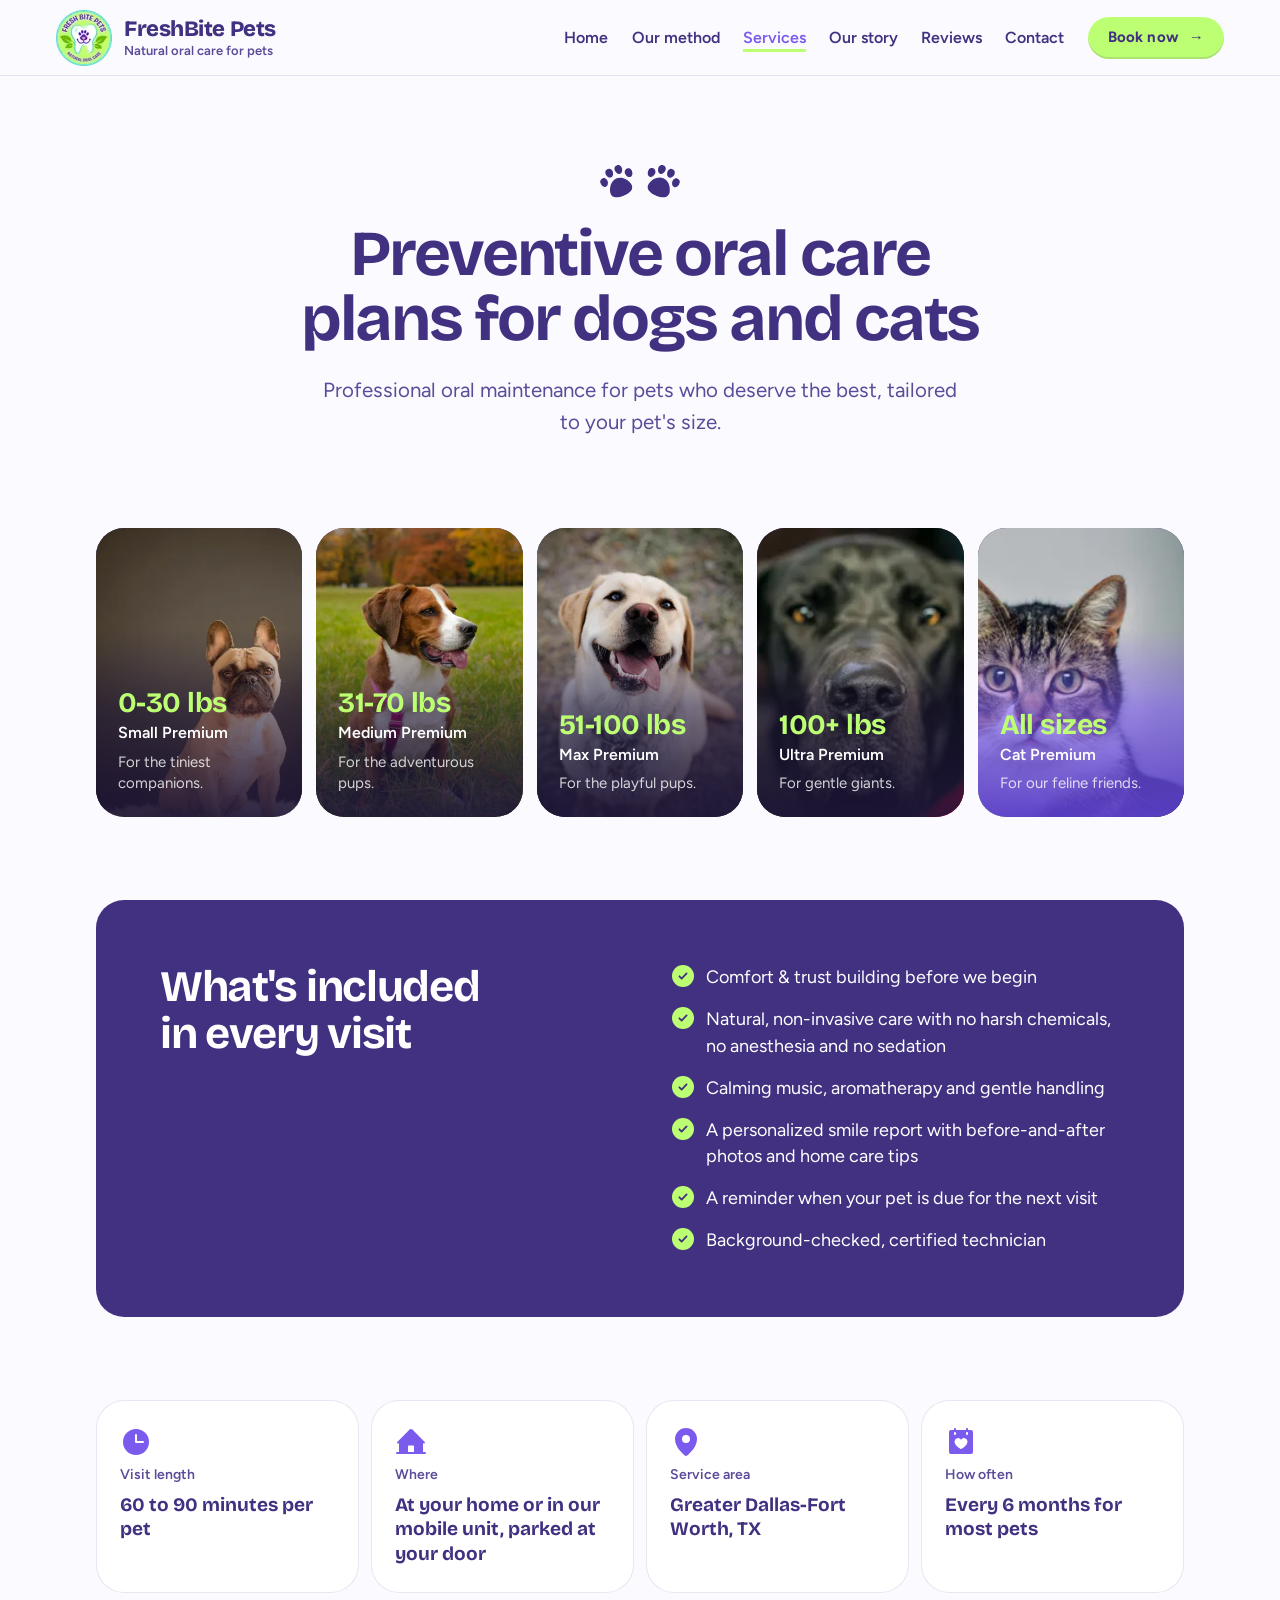
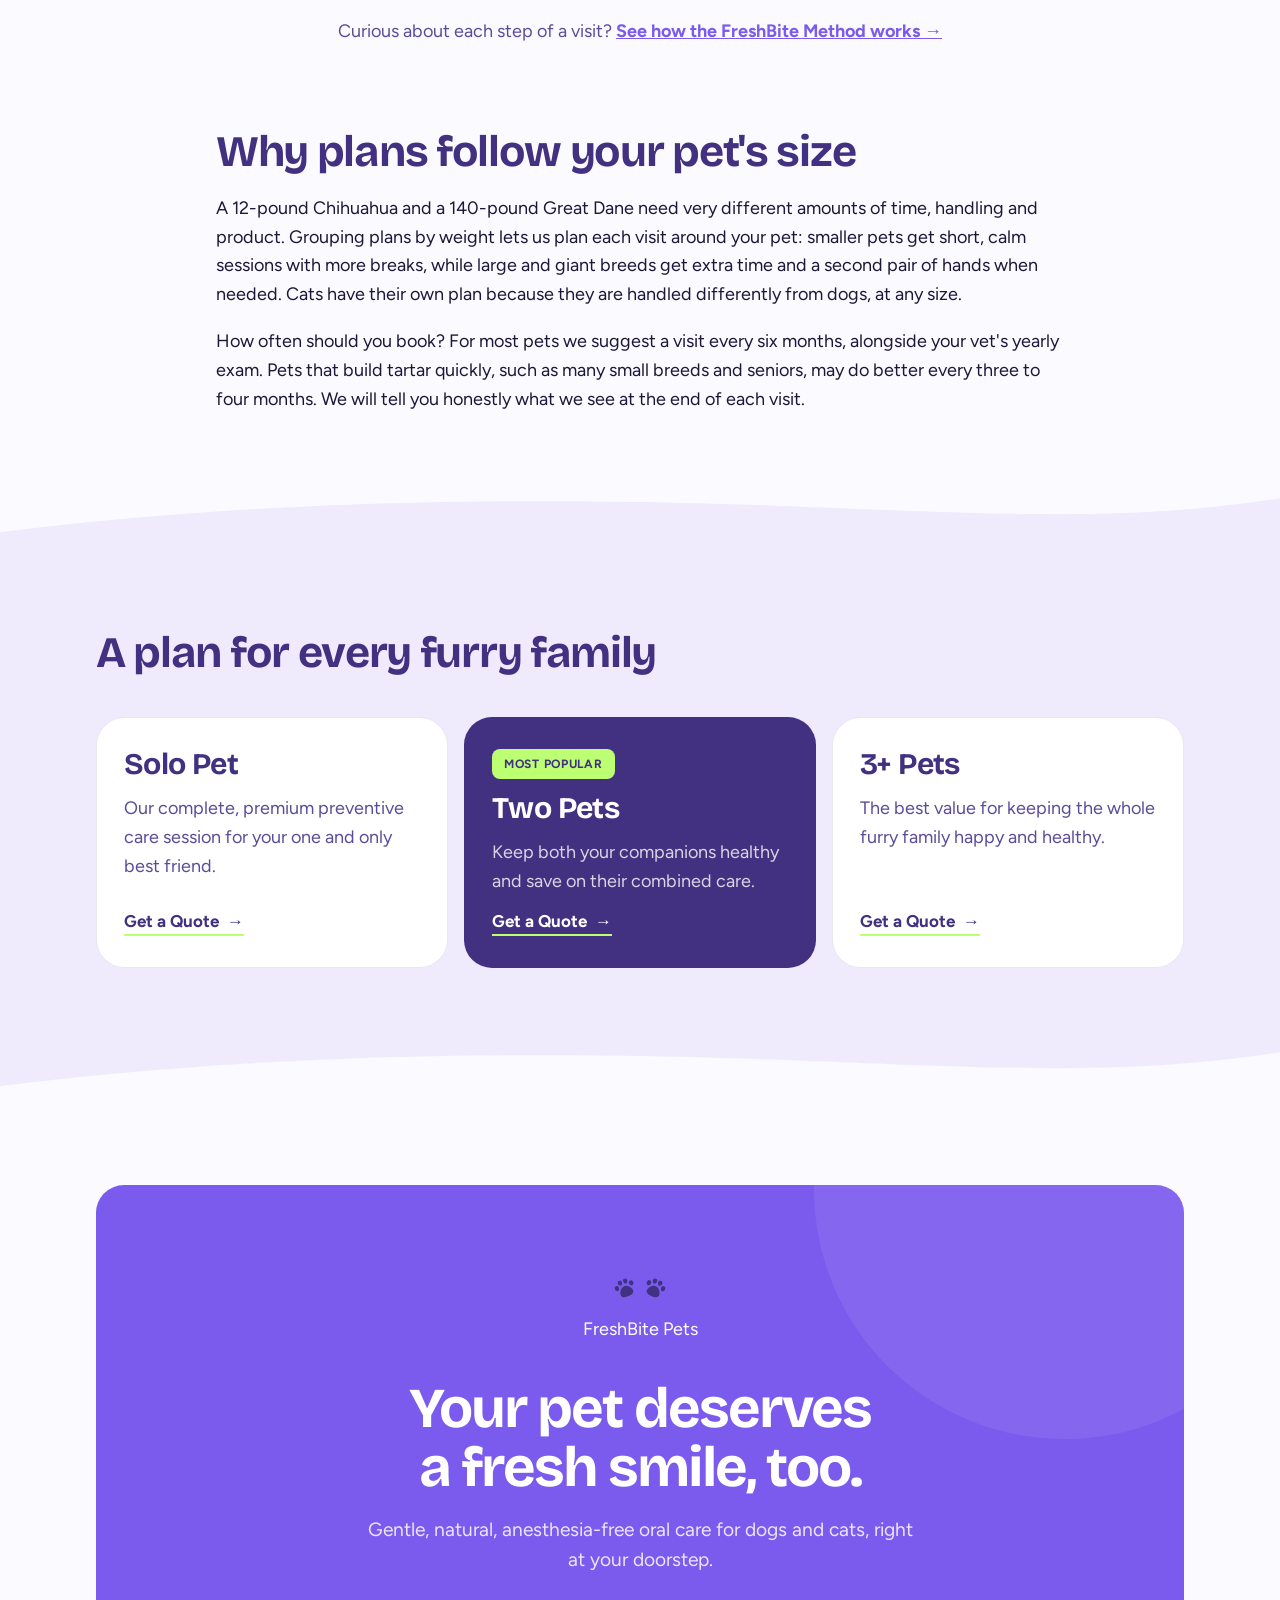
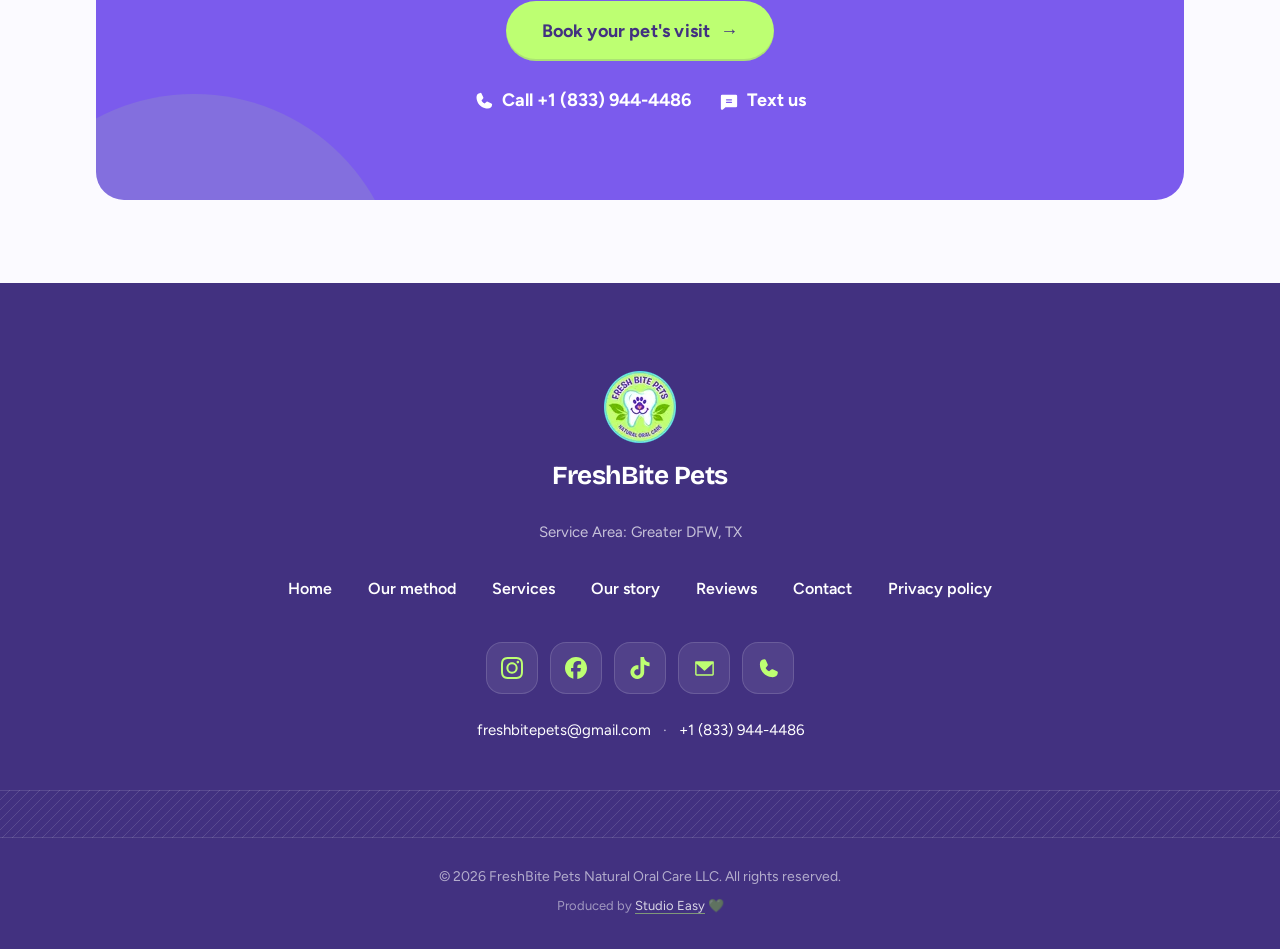
<file: services/index.html>
<!DOCTYPE html><html lang="en-US" class="no-js"><head><script>document.documentElement.classList.remove('no-js')</script><meta charset="utf-8"><meta name="viewport" content="width=device-width, initial-scale=1"><title>Pet Oral Care Plans for Dogs &amp; Cats in DFW | FreshBite Pets</title><meta name="description" content="Mobile preventive oral care plans for small to giant dogs and cats. Natural and anesthesia-free, at your home across Greater Dallas-Fort Worth, TX."><link rel="canonical" href="https://www.freshbitepets.com/services"><meta name="theme-color" content="#423180"><link rel="icon" type="image/png" href="/favicon.png"><link rel="apple-touch-icon" href="/favicon.png"><link rel="sitemap" href="/sitemap-index.xml"><meta property="og:type" content="website"><meta property="og:site_name" content="FreshBite Pets"><meta property="og:locale" content="en_US"><meta property="og:title" content="Pet Oral Care Plans for Dogs &amp; Cats in DFW | FreshBite Pets"><meta property="og:description" content="Mobile preventive oral care plans for small to giant dogs and cats. Natural and anesthesia-free, at your home across Greater Dallas-Fort Worth, TX."><meta property="og:url" content="https://www.freshbitepets.com/services"><meta property="og:image" content="https://www.freshbitepets.com/og-image.jpg"><meta property="og:image:width" content="1200"><meta property="og:image:height" content="630"><meta name="twitter:card" content="summary_large_image"><meta name="geo.region" content="US-TX"><meta name="geo.placename" content="Dallas-Fort Worth"><script type="application/ld+json">{"@context":"https://schema.org","@graph":[{"@type":"ProfessionalService","@id":"https://www.freshbitepets.com/#business","name":"FreshBite Pets","legalName":"FreshBite Pets Natural Oral Care LLC","url":"https://www.freshbitepets.com/","logo":"https://www.freshbitepets.com/logo.png","image":["https://www.freshbitepets.com/og-image.jpg","https://www.freshbitepets.com/daiana-de-paula.jpg"],"email":"freshbitepets@gmail.com","telephone":"+1-833-944-4486","description":"Natural, non-invasive preventive oral care for dogs and cats, delivered by a mobile team across the Greater Dallas-Fort Worth area. Designed to complement, never replace, veterinary care.","founder":{"@type":"Person","name":"Daiana de Paula","jobTitle":"Founder","image":"https://www.freshbitepets.com/daiana-de-paula.jpg","worksFor":{"@id":"https://www.freshbitepets.com/#business"}},"areaServed":[{"@type":"City","name":"Dallas, TX"},{"@type":"City","name":"Fort Worth, TX"},{"@type":"City","name":"Arlington, TX"},{"@type":"City","name":"Plano, TX"},{"@type":"City","name":"Frisco, TX"},{"@type":"City","name":"McKinney, TX"},{"@type":"City","name":"Prosper, TX"},{"@type":"City","name":"Celina, TX"},{"@type":"City","name":"Denton, TX"}],"knowsAbout":["Preventive pet oral care","Plaque management for dogs","Plaque management for cats","Anesthesia-free oral maintenance"],"sameAs":["https://www.instagram.com/freshbitepets/","https://www.facebook.com/freshbitepets","https://www.tiktok.com/@fresh.bite.pets"]},{"@type":"Service","@id":"https://www.freshbitepets.com/services#service","name":"Mobile Preventive Oral Care for Dogs and Cats","serviceType":"Preventive pet oral care","provider":{"@id":"https://www.freshbitepets.com/#business"},"areaServed":[{"@type":"City","name":"Dallas, TX"},{"@type":"City","name":"Fort Worth, TX"},{"@type":"City","name":"Arlington, TX"},{"@type":"City","name":"Plano, TX"},{"@type":"City","name":"Frisco, TX"},{"@type":"City","name":"McKinney, TX"},{"@type":"City","name":"Prosper, TX"},{"@type":"City","name":"Celina, TX"},{"@type":"City","name":"Denton, TX"}],"audience":{"@type":"Audience","audienceType":"Dog and cat owners"},"hasOfferCatalog":{"@type":"OfferCatalog","name":"Preventive Care Plans","itemListElement":[{"@type":"Offer","itemOffered":{"@type":"Service","name":"Small Premium","description":"0-30 lbs. For the tiniest companions."}},{"@type":"Offer","itemOffered":{"@type":"Service","name":"Medium Premium","description":"31-70 lbs. For the adventurous pups."}},{"@type":"Offer","itemOffered":{"@type":"Service","name":"Max Premium","description":"51-100 lbs. For the playful pups."}},{"@type":"Offer","itemOffered":{"@type":"Service","name":"Ultra Premium","description":"100+ lbs. For gentle giants."}},{"@type":"Offer","itemOffered":{"@type":"Service","name":"Cat Premium","description":"All sizes. For our feline friends."}}]}},{"@type":"BreadcrumbList","itemListElement":[{"@type":"ListItem","position":1,"name":"Home","item":"https://www.freshbitepets.com/"},{"@type":"ListItem","position":2,"name":"Services","item":"https://www.freshbitepets.com/services"}]}]}</script><link rel="stylesheet" href="/_astro/Base.DJx1h9N6.css"><style>.check__dot[data-astro-cid-fo7mycyf]{background:var(--fb-lime);width:22px;height:22px;color:var(--fb-ink);border-radius:999px;flex:none;justify-content:center;align-items:center;margin-top:1px;display:flex}
.tc[data-astro-cid-4apywntb]{grid-template-columns:repeat(auto-fit,minmax(min(100%,200px),1fr));gap:14px;margin:0;padding:0;list-style:none;display:grid}.tc__c[data-astro-cid-4apywntb]{isolation:isolate;border-radius:var(--r-card);aspect-ratio:3/4.2;background:var(--fb-ink);color:#fff;align-items:flex-end;display:flex;position:relative;overflow:hidden}.tc__img[data-astro-cid-4apywntb]{z-index:-2;object-fit:cover;width:100%;height:100%;transition:transform .7s var(--ease);position:absolute;inset:0}.tc__c[data-astro-cid-4apywntb]:after{content:"";z-index:-1;background:linear-gradient(#1e163800 35%,#1e16388c 62%,#1e1638eb 100%);position:absolute;inset:0}.tc__c[data-astro-cid-4apywntb]:hover .tc__img[data-astro-cid-4apywntb]{transform:scale(1.05)}.tc__body[data-astro-cid-4apywntb]{flex-direction:column;gap:4px;padding:22px;display:flex}.tc__w[data-astro-cid-4apywntb]{font-family:var(--font-display);letter-spacing:-.02em;color:var(--fb-lime);font-size:clamp(24px,2.2vw,30px);font-weight:700;line-height:1.05}.tc__n[data-astro-cid-4apywntb]{font-family:var(--font-body);letter-spacing:0;color:#fff;font-size:16px;font-weight:600;line-height:1.3}.tc__d[data-astro-cid-4apywntb]{color:#fffc;margin-top:4px;font-size:15px;line-height:1.45}.tc__c--cat[data-astro-cid-4apywntb]:after{background:linear-gradient(#7b5bed00 35%,#7b5bed99 62%,#5a3ec8f2 100%)}.fam__head[data-astro-cid-gvbm5zkg]{flex-wrap:wrap;justify-content:space-between;align-items:flex-end;gap:16px 48px;display:flex}.fam[data-astro-cid-gvbm5zkg]{grid-template-columns:repeat(auto-fit,minmax(min(100%,260px),1fr));align-items:stretch;gap:16px;display:grid}.fam__c[data-astro-cid-gvbm5zkg]{border-radius:var(--r-card);box-shadow:inset 0 0 0 1px var(--hairline);transition:transform .3s var(--ease),box-shadow .3s var(--ease);background:#fff;flex-direction:column;gap:14px;padding:32px 28px;display:flex}.fam__c[data-astro-cid-gvbm5zkg]:hover{box-shadow:inset 0 0 0 1px var(--hairline),var(--shadow-soft);transform:translateY(-4px)}.fam__c[data-astro-cid-gvbm5zkg] h3[data-astro-cid-gvbm5zkg]{font-size:30px;line-height:1.05}.fam__c[data-astro-cid-gvbm5zkg] p[data-astro-cid-gvbm5zkg]{color:var(--ink-soft);flex:1}.fam__c[data-astro-cid-gvbm5zkg] .tlink[data-astro-cid-gvbm5zkg],.fam__c[data-astro-cid-gvbm5zkg] .tag[data-astro-cid-gvbm5zkg]{align-self:flex-start}.fam__c--pop[data-astro-cid-gvbm5zkg]{background:var(--fb-ink);color:#fff;box-shadow:none}.fam__c--pop[data-astro-cid-gvbm5zkg] h3[data-astro-cid-gvbm5zkg],.fam__c--pop[data-astro-cid-gvbm5zkg] .tlink[data-astro-cid-gvbm5zkg]{color:#fff}.fam__c--pop[data-astro-cid-gvbm5zkg] p[data-astro-cid-gvbm5zkg]{color:#fffc}.fam__c--pop[data-astro-cid-gvbm5zkg] .tlink[data-astro-cid-gvbm5zkg]:hover{color:#fff}
.inc[data-astro-cid-lnthwwyx]{background:var(--fb-ink);color:#fff;border-radius:var(--r-card);grid-template-columns:repeat(auto-fit,minmax(min(100%,340px),1fr));align-items:start;gap:clamp(28px,5vw,72px);padding:clamp(32px,5vw,64px);display:grid}.inc[data-astro-cid-lnthwwyx] h2[data-astro-cid-lnthwwyx]{color:#fff}.det[data-astro-cid-lnthwwyx]{grid-template-columns:repeat(auto-fit,minmax(min(100%,230px),1fr));gap:12px;margin:0;padding:0;list-style:none;display:grid}.det[data-astro-cid-lnthwwyx] li[data-astro-cid-lnthwwyx]{border-radius:var(--r-card);box-shadow:inset 0 0 0 1px var(--hairline);background:#fff;flex-direction:column;gap:6px;padding:26px 24px;display:flex}.det[data-astro-cid-lnthwwyx] li[data-astro-cid-lnthwwyx]>svg[data-astro-cid-lnthwwyx]{margin-bottom:12px}.det__t[data-astro-cid-lnthwwyx]{color:var(--ink-soft);font-size:14px;font-weight:600}.det__d[data-astro-cid-lnthwwyx]{font-family:var(--font-display);color:var(--fb-ink);font-size:19px;font-weight:700;line-height:1.3}.det__more[data-astro-cid-lnthwwyx]{text-align:center;color:var(--ink-soft);margin-top:24px}.det__more[data-astro-cid-lnthwwyx] a[data-astro-cid-lnthwwyx]{color:var(--fb-violet);font-weight:700}
</style></head><body><a class="skip" href="#main">Skip to content</a><header class="hdr" data-astro-cid-fzpbxy5g><div class="hdr__in" data-astro-cid-fzpbxy5g><a href="/" class="hdr__brand" aria-label="FreshBite Pets home" data-astro-cid-fzpbxy5g><img src="/_astro/logo-badge.BX-Un3X4_20clj9.webp" alt loading="eager" data-astro-cid-fzpbxy5g="true" decoding="async" width="56" height="56"><span class="hdr__name" data-astro-cid-fzpbxy5g>FreshBite Pets<small data-astro-cid-fzpbxy5g>Natural oral care for pets</small></span></a><nav class="hdr__nav" id="site-nav" aria-label="Main" data-astro-cid-fzpbxy5g><ul data-astro-cid-fzpbxy5g><li data-astro-cid-fzpbxy5g><a href="/" data-astro-cid-fzpbxy5g>Home</a></li><li data-astro-cid-fzpbxy5g><a href="/our-method" data-astro-cid-fzpbxy5g>Our method</a></li><li data-astro-cid-fzpbxy5g><a href="/services" aria-current="page" data-astro-cid-fzpbxy5g>Services</a></li><li data-astro-cid-fzpbxy5g><a href="/our-story" data-astro-cid-fzpbxy5g>Our story</a></li><li data-astro-cid-fzpbxy5g><a href="/reviews" data-astro-cid-fzpbxy5g>Reviews</a></li><li data-astro-cid-fzpbxy5g><a href="/contact" data-astro-cid-fzpbxy5g>Contact</a></li></ul></nav><div class="hdr__actions" data-astro-cid-fzpbxy5g><a class="btn btn--sm hdr__book" href="/contact" data-astro-cid-fzpbxy5g>Book now <span aria-hidden="true" data-astro-cid-fzpbxy5g>→</span></a><button class="hdr__toggle" type="button" aria-controls="site-nav" aria-expanded="false" aria-label="Open menu" data-astro-cid-fzpbxy5g><span data-astro-cid-fzpbxy5g></span><span data-astro-cid-fzpbxy5g></span><span data-astro-cid-fzpbxy5g></span></button></div></div></header><div class="mbar" data-astro-cid-fzpbxy5g><a class="btn mbar__book" href="/contact" data-astro-cid-fzpbxy5g>Book your pet's visit <span aria-hidden="true" data-astro-cid-fzpbxy5g>→</span></a><a class="mbar__call" href="tel:+18339444486" aria-label="Call +1 (833) 944-4486" data-astro-cid-fzpbxy5g><svg viewBox="0 0 256 256" width="22" height="22" fill="currentColor" aria-hidden="true" data-astro-cid-fzpbxy5g><path d="M231.88 175.08A56.26 56.26 0 0 1 176 224C96.6 224 32 159.4 32 80a56.26 56.26 0 0 1 48.92-55.88 16 16 0 0 1 16.62 9.52l21.12 47.15v.12A16 16 0 0 1 117.39 96c-.18.27-.37.52-.57.77L96 121.45c7.49 15.22 23.41 31 38.83 38.51l24.34-20.71a8.12 8.12 0 0 1 .75-.56 16 16 0 0 1 15.17-1.4l.13.06 47.11 21.11a16 16 0 0 1 9.55 16.62Z" data-astro-cid-fzpbxy5g></path></svg></a></div><script type="module">var e=document.querySelector(`.hdr__toggle`),t=document.getElementById(`site-nav`);e?.addEventListener(`click`,()=>{let n=t.classList.toggle(`is-open`);e.setAttribute(`aria-expanded`,String(n)),e.setAttribute(`aria-label`,n?`Close menu`:`Open menu`)});var n=document.querySelector(`.hdr--overlay`),r=()=>n?.classList.toggle(`is-solid`,scrollY>40||t.classList.contains(`is-open`));n&&(r(),addEventListener(`scroll`,r,{passive:!0}),e?.addEventListener(`click`,r)),addEventListener(`keydown`,n=>{n.key===`Escape`&&t?.classList.contains(`is-open`)&&(e?.click(),e?.focus())}),t?.addEventListener(`click`,n=>{n.target.closest(`a`)&&(t.classList.remove(`is-open`),e.setAttribute(`aria-expanded`,`false`))});</script><main id="main"><section aria-labelledby="svc-h" data-astro-cid-lnthwwyx><div class="wrap wrap--narrow stack center" style="gap:24px;padding-top:clamp(48px,7vw,96px);padding-bottom:clamp(56px,7vw,96px)" data-astro-cid-lnthwwyx><div class="rv" data-astro-cid-lnthwwyx><div style="display:flex;gap:10px;align-items:flex-end;justify-content:center" aria-hidden="true"><svg viewBox="0 0 188.704 171.930" width="34" height="31" fill="var(--fb-ink)" style="transform:rotate(-22deg)"><path d="M 67.095 0 C 72.84 0 78.111 2.147 81.948 6.114 C 85.785 10.085 88.062 15.755 88.062 22.594 C 88.062 29.4 85.814 36.231 82.149 41.402 C 78.501 46.547 73.217 50.321 67.095 50.321 C 60.972 50.321 55.689 46.547 52.04 41.402 C 48.375 36.231 46.128 29.4 46.128 22.598 C 46.128 15.755 48.405 10.085 52.246 6.114 C 56.079 2.147 61.35 0 67.095 0 Z M 20.967 37.741 C 26.712 37.741 31.983 39.888 35.82 43.855 C 39.657 47.826 41.934 53.495 41.934 60.335 C 41.934 67.141 39.687 73.972 36.021 79.142 C 32.373 84.288 27.089 88.062 20.967 88.062 C 14.845 88.062 9.561 84.288 5.913 79.142 C 2.248 73.972 0 67.137 0 60.339 C 0 53.495 2.277 47.826 6.118 43.855 C 9.951 39.888 15.222 37.741 20.967 37.741 Z M 94.352 67.095 C 64.478 67.095 39.728 92.528 31.937 124.419 C 28.482 138.567 33.753 153.743 46.752 160.935 C 57.081 166.655 72.538 171.93 94.348 171.93 C 116.162 171.93 131.619 166.655 141.951 160.935 C 154.947 153.743 160.218 138.567 156.763 124.423 C 148.975 92.528 124.222 67.095 94.352 67.095 Z M 167.737 37.741 C 161.992 37.741 156.721 39.888 152.888 43.855 C 149.047 47.826 146.77 53.495 146.77 60.335 C 146.77 67.141 149.017 73.972 152.682 79.142 C 156.331 84.288 161.614 88.062 167.737 88.062 C 173.859 88.062 179.143 84.288 182.791 79.142 C 186.456 73.972 188.704 67.141 188.704 60.339 C 188.704 53.495 186.427 47.826 182.59 43.855 C 178.753 39.888 173.482 37.741 167.737 37.741 Z M 121.609 0 C 115.864 0 110.593 2.147 106.76 6.114 C 102.919 10.085 100.642 15.755 100.642 22.594 C 100.642 29.4 102.89 36.231 106.555 41.402 C 110.203 46.547 115.487 50.321 121.609 50.321 C 127.731 50.321 133.015 46.547 136.663 41.402 C 140.329 36.231 142.576 29.4 142.576 22.598 C 142.576 15.755 140.299 10.085 136.462 6.114 C 132.625 2.147 127.354 0 121.609 0 Z"></path></svg><svg viewBox="0 0 188.704 171.930" width="34" height="31" fill="var(--fb-ink)" style="transform:rotate(23deg)"><path d="M 67.095 0 C 72.84 0 78.111 2.147 81.948 6.114 C 85.785 10.085 88.062 15.755 88.062 22.594 C 88.062 29.4 85.814 36.231 82.149 41.402 C 78.501 46.547 73.217 50.321 67.095 50.321 C 60.972 50.321 55.689 46.547 52.04 41.402 C 48.375 36.231 46.128 29.4 46.128 22.598 C 46.128 15.755 48.405 10.085 52.246 6.114 C 56.079 2.147 61.35 0 67.095 0 Z M 20.967 37.741 C 26.712 37.741 31.983 39.888 35.82 43.855 C 39.657 47.826 41.934 53.495 41.934 60.335 C 41.934 67.141 39.687 73.972 36.021 79.142 C 32.373 84.288 27.089 88.062 20.967 88.062 C 14.845 88.062 9.561 84.288 5.913 79.142 C 2.248 73.972 0 67.137 0 60.339 C 0 53.495 2.277 47.826 6.118 43.855 C 9.951 39.888 15.222 37.741 20.967 37.741 Z M 94.352 67.095 C 64.478 67.095 39.728 92.528 31.937 124.419 C 28.482 138.567 33.753 153.743 46.752 160.935 C 57.081 166.655 72.538 171.93 94.348 171.93 C 116.162 171.93 131.619 166.655 141.951 160.935 C 154.947 153.743 160.218 138.567 156.763 124.423 C 148.975 92.528 124.222 67.095 94.352 67.095 Z M 167.737 37.741 C 161.992 37.741 156.721 39.888 152.888 43.855 C 149.047 47.826 146.77 53.495 146.77 60.335 C 146.77 67.141 149.017 73.972 152.682 79.142 C 156.331 84.288 161.614 88.062 167.737 88.062 C 173.859 88.062 179.143 84.288 182.791 79.142 C 186.456 73.972 188.704 67.141 188.704 60.339 C 188.704 53.495 186.427 47.826 182.59 43.855 C 178.753 39.888 173.482 37.741 167.737 37.741 Z M 121.609 0 C 115.864 0 110.593 2.147 106.76 6.114 C 102.919 10.085 100.642 15.755 100.642 22.594 C 100.642 29.4 102.89 36.231 106.555 41.402 C 110.203 46.547 115.487 50.321 121.609 50.321 C 127.731 50.321 133.015 46.547 136.663 41.402 C 140.329 36.231 142.576 29.4 142.576 22.598 C 142.576 15.755 140.299 10.085 136.462 6.114 C 132.625 2.147 127.354 0 121.609 0 Z"></path></svg></div></div><h1 id="svc-h" class="h1" data-astro-cid-lnthwwyx>Preventive oral care plans for dogs and cats</h1><p class="lead rv" style="max-width:640px;--i:2" data-astro-cid-lnthwwyx>Professional oral maintenance for pets who deserve the best, tailored to your pet's size.</p></div></section><section aria-labelledby="tiers-h" data-astro-cid-lnthwwyx><div class="wrap" style="padding-top:0" data-astro-cid-lnthwwyx><h2 id="tiers-h" class="sr-only" data-astro-cid-lnthwwyx>Plans by pet size</h2><ul class="tc" data-astro-cid-4apywntb><li class="tc__c rv" style="--i:0" data-astro-cid-4apywntb><img src="/_astro/tier-small.BFP8Y9IX_ZagnF0.webp" srcset="/_astro/tier-small.BFP8Y9IX_ZMk5Bq.webp 320w, /_astro/tier-small.BFP8Y9IX_1zrl5z.webp 480w, /_astro/tier-small.BFP8Y9IX_Z25ALKA.webp 640w" alt="Fawn French Bulldog, a small dog under 30 lbs" sizes="(max-width: 600px) 90vw, (max-width: 1100px) 33vw, 240px" style="object-position:50% 8%" data-astro-cid-4apywntb="true" loading="lazy" decoding="async" width="1000" height="1500" class="tc__img"><div class="tc__body" data-astro-cid-4apywntb><span class="tc__w" data-astro-cid-4apywntb>0-30 lbs</span><h3 class="tc__n" data-astro-cid-4apywntb>Small Premium</h3><p class="tc__d" data-astro-cid-4apywntb>For the tiniest companions.</p></div></li><li class="tc__c rv" style="--i:1" data-astro-cid-4apywntb><img src="/_astro/tier-medium.U5_KrhKi_Zw9UYu.webp" srcset="/_astro/tier-medium.U5_KrhKi_Z19nmUg.webp 320w, /_astro/tier-medium.U5_KrhKi_Zj5r5i.webp 480w, /_astro/tier-medium.U5_KrhKi_Z1r2iLr.webp 640w" alt="Beagle sitting in the grass, a medium-size dog between 31 and 70 lbs" sizes="(max-width: 600px) 90vw, (max-width: 1100px) 33vw, 240px" style="object-position:50% 35%" data-astro-cid-4apywntb="true" loading="lazy" decoding="async" width="1000" height="1483" class="tc__img"><div class="tc__body" data-astro-cid-4apywntb><span class="tc__w" data-astro-cid-4apywntb>31-70 lbs</span><h3 class="tc__n" data-astro-cid-4apywntb>Medium Premium</h3><p class="tc__d" data-astro-cid-4apywntb>For the adventurous pups.</p></div></li><li class="tc__c rv" style="--i:2" data-astro-cid-4apywntb><img src="/_astro/tier-large.BWKRa9eq_Z10K3At.webp" srcset="/_astro/tier-large.BWKRa9eq_ZDY0Jv.webp 320w, /_astro/tier-large.BWKRa9eq_1HMpWu.webp 480w, /_astro/tier-large.BWKRa9eq_Z1WfGSF.webp 640w" alt="Smiling yellow Labrador Retriever, a large dog between 51 and 100 lbs" sizes="(max-width: 600px) 90vw, (max-width: 1100px) 33vw, 240px" style="object-position:50% 30%" data-astro-cid-4apywntb="true" loading="lazy" decoding="async" width="1000" height="1500" class="tc__img"><div class="tc__body" data-astro-cid-4apywntb><span class="tc__w" data-astro-cid-4apywntb>51-100 lbs</span><h3 class="tc__n" data-astro-cid-4apywntb>Max Premium</h3><p class="tc__d" data-astro-cid-4apywntb>For the playful pups.</p></div></li><li class="tc__c rv" style="--i:3" data-astro-cid-4apywntb><img src="/_astro/tier-ultra.BTD4Bu-1_18B7s4.webp" srcset="/_astro/tier-ultra.BTD4Bu-1_ZVWfms.webp 320w, /_astro/tier-ultra.BTD4Bu-1_Z2aNM7q.webp 480w, /_astro/tier-ultra.BTD4Bu-1_ZWa2wi.webp 640w" alt="Great Dane, a giant dog over 100 lbs" sizes="(max-width: 600px) 90vw, (max-width: 1100px) 33vw, 240px" style="object-position:50% 35%" data-astro-cid-4apywntb="true" loading="lazy" decoding="async" width="1000" height="667" class="tc__img"><div class="tc__body" data-astro-cid-4apywntb><span class="tc__w" data-astro-cid-4apywntb>100+ lbs</span><h3 class="tc__n" data-astro-cid-4apywntb>Ultra Premium</h3><p class="tc__d" data-astro-cid-4apywntb>For gentle giants.</p></div></li><li class="tc__c rv tc__c--cat" style="--i:4" data-astro-cid-4apywntb><img src="/_astro/tier-cat.4i2GHaYR_Z1wAJLh.webp" srcset="/_astro/tier-cat.4i2GHaYR_Z1aS3tG.webp 320w, /_astro/tier-cat.4i2GHaYR_Z1490PR.webp 480w, /_astro/tier-cat.4i2GHaYR_ZJqP2D.webp 640w" alt="Tabby cat looking at the camera" sizes="(max-width: 600px) 90vw, (max-width: 1100px) 33vw, 240px" style="object-position:50% 30%" data-astro-cid-4apywntb="true" loading="lazy" decoding="async" width="1000" height="767" class="tc__img"><div class="tc__body" data-astro-cid-4apywntb><span class="tc__w" data-astro-cid-4apywntb>All sizes</span><h3 class="tc__n" data-astro-cid-4apywntb>Cat Premium</h3><p class="tc__d" data-astro-cid-4apywntb>For our feline friends.</p></div></li></ul></div></section><section aria-labelledby="inc-h" data-astro-cid-lnthwwyx><div class="wrap" style="padding-top:0" data-astro-cid-lnthwwyx><div class="inc rv" data-astro-cid-lnthwwyx><h2 id="inc-h" class="h2" data-astro-cid-lnthwwyx>What's included in every visit</h2><ul class="checks" style="color:#fff" data-astro-cid-fo7mycyf><li class="check" data-astro-cid-fo7mycyf><span class="check__dot" aria-hidden="true" data-astro-cid-fo7mycyf><svg viewBox="0 0 16 16" width="12" height="12" data-astro-cid-fo7mycyf><path d="M3.2 8.4l3 3 6.6-6.8" fill="none" stroke="currentColor" stroke-width="2.4" stroke-linecap="round" stroke-linejoin="round" data-astro-cid-fo7mycyf></path></svg></span><span data-astro-cid-fo7mycyf>Comfort &amp; trust building before we begin</span></li><li class="check" data-astro-cid-fo7mycyf><span class="check__dot" aria-hidden="true" data-astro-cid-fo7mycyf><svg viewBox="0 0 16 16" width="12" height="12" data-astro-cid-fo7mycyf><path d="M3.2 8.4l3 3 6.6-6.8" fill="none" stroke="currentColor" stroke-width="2.4" stroke-linecap="round" stroke-linejoin="round" data-astro-cid-fo7mycyf></path></svg></span><span data-astro-cid-fo7mycyf>Natural, non-invasive care with no harsh chemicals, no anesthesia and no sedation</span></li><li class="check" data-astro-cid-fo7mycyf><span class="check__dot" aria-hidden="true" data-astro-cid-fo7mycyf><svg viewBox="0 0 16 16" width="12" height="12" data-astro-cid-fo7mycyf><path d="M3.2 8.4l3 3 6.6-6.8" fill="none" stroke="currentColor" stroke-width="2.4" stroke-linecap="round" stroke-linejoin="round" data-astro-cid-fo7mycyf></path></svg></span><span data-astro-cid-fo7mycyf>Calming music, aromatherapy and gentle handling</span></li><li class="check" data-astro-cid-fo7mycyf><span class="check__dot" aria-hidden="true" data-astro-cid-fo7mycyf><svg viewBox="0 0 16 16" width="12" height="12" data-astro-cid-fo7mycyf><path d="M3.2 8.4l3 3 6.6-6.8" fill="none" stroke="currentColor" stroke-width="2.4" stroke-linecap="round" stroke-linejoin="round" data-astro-cid-fo7mycyf></path></svg></span><span data-astro-cid-fo7mycyf>A personalized smile report with before-and-after photos and home care tips</span></li><li class="check" data-astro-cid-fo7mycyf><span class="check__dot" aria-hidden="true" data-astro-cid-fo7mycyf><svg viewBox="0 0 16 16" width="12" height="12" data-astro-cid-fo7mycyf><path d="M3.2 8.4l3 3 6.6-6.8" fill="none" stroke="currentColor" stroke-width="2.4" stroke-linecap="round" stroke-linejoin="round" data-astro-cid-fo7mycyf></path></svg></span><span data-astro-cid-fo7mycyf>A reminder when your pet is due for the next visit</span></li><li class="check" data-astro-cid-fo7mycyf><span class="check__dot" aria-hidden="true" data-astro-cid-fo7mycyf><svg viewBox="0 0 16 16" width="12" height="12" data-astro-cid-fo7mycyf><path d="M3.2 8.4l3 3 6.6-6.8" fill="none" stroke="currentColor" stroke-width="2.4" stroke-linecap="round" stroke-linejoin="round" data-astro-cid-fo7mycyf></path></svg></span><span data-astro-cid-fo7mycyf>Background-checked, certified technician</span></li></ul></div></div></section><section aria-labelledby="det-h" data-astro-cid-lnthwwyx><div class="wrap" style="padding-top:0" data-astro-cid-lnthwwyx><h2 id="det-h" class="sr-only" data-astro-cid-lnthwwyx>Visit details</h2><ul class="det" data-astro-cid-lnthwwyx><li class="rv" style="--i:0" data-astro-cid-lnthwwyx><svg xmlns="http://www.w3.org/2000/svg" viewBox="0 0 256 256" fill="currentColor" width="32" height="32" style="display:block;flex:none;color:var(--fb-violet)" aria-hidden="true" focusable="false"><path d="M128,24A104,104,0,1,0,232,128,104.11,104.11,0,0,0,128,24Zm56,112H128a8,8,0,0,1-8-8V72a8,8,0,0,1,16,0v48h48a8,8,0,0,1,0,16Z"/></svg><span class="det__t" data-astro-cid-lnthwwyx>Visit length</span><span class="det__d" data-astro-cid-lnthwwyx>60 to 90 minutes per pet</span></li><li class="rv" style="--i:1" data-astro-cid-lnthwwyx><svg xmlns="http://www.w3.org/2000/svg" viewBox="0 0 256 256" fill="currentColor" width="32" height="32" style="display:block;flex:none;color:var(--fb-violet)" aria-hidden="true" focusable="false"><path d="M240,208H224V136l2.34,2.34A8,8,0,0,0,237.66,127L139.31,28.68a16,16,0,0,0-22.62,0L18.34,127a8,8,0,0,0,11.32,11.31L32,136v72H16a8,8,0,0,0,0,16H240a8,8,0,0,0,0-16Zm-88,0H104V160a4,4,0,0,1,4-4h40a4,4,0,0,1,4,4Z"/></svg><span class="det__t" data-astro-cid-lnthwwyx>Where</span><span class="det__d" data-astro-cid-lnthwwyx>At your home or in our mobile unit, parked at your door</span></li><li class="rv" style="--i:2" data-astro-cid-lnthwwyx><svg xmlns="http://www.w3.org/2000/svg" viewBox="0 0 256 256" fill="currentColor" width="32" height="32" style="display:block;flex:none;color:var(--fb-violet)" aria-hidden="true" focusable="false"><path d="M128,16a88.1,88.1,0,0,0-88,88c0,75.3,80,132.17,83.41,134.55a8,8,0,0,0,9.18,0C136,236.17,216,179.3,216,104A88.1,88.1,0,0,0,128,16Zm0,56a32,32,0,1,1-32,32A32,32,0,0,1,128,72Z"/></svg><span class="det__t" data-astro-cid-lnthwwyx>Service area</span><span class="det__d" data-astro-cid-lnthwwyx>Greater Dallas-Fort Worth, TX</span></li><li class="rv" style="--i:3" data-astro-cid-lnthwwyx><svg xmlns="http://www.w3.org/2000/svg" viewBox="0 0 256 256" fill="currentColor" width="32" height="32" style="display:block;flex:none;color:var(--fb-violet)" aria-hidden="true" focusable="false"><path d="M208,32H184V24a8,8,0,0,0-16,0v8H88V24a8,8,0,0,0-16,0v8H48A16,16,0,0,0,32,48V208a16,16,0,0,0,16,16H208a16,16,0,0,0,16-16V48A16,16,0,0,0,208,32ZM72,64V56a8,8,0,0,1,16,0v8a8,8,0,0,1-16,0Zm82.56,103.07a143.52,143.52,0,0,1-24.77,16.51,4,4,0,0,1-3.58,0,143.52,143.52,0,0,1-24.77-16.51C84.56,153,76,138.51,76,124a28,28,0,0,1,52-14.41A28,28,0,0,1,180,124C180,138.51,171.44,153,154.56,167.07ZM184,64a8,8,0,0,1-16,0V56a8,8,0,0,1,16,0Z"/></svg><span class="det__t" data-astro-cid-lnthwwyx>How often</span><span class="det__d" data-astro-cid-lnthwwyx>Every 6 months for most pets</span></li></ul><p class="det__more rv" data-astro-cid-lnthwwyx>Curious about each step of a visit? <a href="/our-method" data-astro-cid-lnthwwyx>See how the FreshBite Method works <span aria-hidden="true" data-astro-cid-lnthwwyx>→</span></a></p></div></section><section aria-labelledby="size-h" data-astro-cid-lnthwwyx><div class="wrap wrap--narrow stack rv" style="padding-top:0;gap:18px" data-astro-cid-lnthwwyx><h2 id="size-h" class="h2" data-astro-cid-lnthwwyx>Why plans follow your pet's size</h2><p data-astro-cid-lnthwwyx>A 12-pound Chihuahua and a 140-pound Great Dane need very different amounts of time, handling and product. Grouping plans by weight lets us plan each visit around your pet: smaller pets get short, calm sessions with more breaks, while large and giant breeds get extra time and a second pair of hands when needed. Cats have their own plan because they are handled differently from dogs, at any size.</p><p data-astro-cid-lnthwwyx>How often should you book? For most pets we suggest a visit every six months, alongside your vet's yearly exam. Pets that build tartar quickly, such as many small breeds and seniors, may do better every three to four months. We will tell you honestly what we see at the end of each visit.</p></div></section><div data-astro-cid-lnthwwyx><svg class="wave" style="color:var(--tint-violet)" viewBox="0 0 1440 90" preserveAspectRatio="none" aria-hidden="true" focusable="false"><path fill="currentColor" d="M0 90V62C220 18 470 0 760 10c290 10 470 44 680-8V90Z"></path></svg></div><section class="bg-tint" aria-labelledby="family-h" data-astro-cid-lnthwwyx><div class="wrap" data-astro-cid-lnthwwyx><div class="fam-wrap stack" style="gap:40px" data-astro-cid-gvbm5zkg><div class="fam__head rv" data-astro-cid-gvbm5zkg><h2 id="family-h" class="h2" data-astro-cid-gvbm5zkg>A plan for every furry family</h2></div><div class="fam" data-astro-cid-gvbm5zkg><article class="fam__c rv" style="--i:0" data-astro-cid-gvbm5zkg><h3 data-astro-cid-gvbm5zkg>Solo Pet</h3><p data-astro-cid-gvbm5zkg>Our complete, premium preventive care session for your one and only best friend.</p><a class="tlink" href="/contact#form" data-astro-cid-gvbm5zkg>Get a Quote <span aria-hidden="true" data-astro-cid-gvbm5zkg>→</span></a></article><article class="fam__c rv fam__c--pop" style="--i:1" data-astro-cid-gvbm5zkg><span class="tag" data-astro-cid-gvbm5zkg>Most Popular</span><h3 data-astro-cid-gvbm5zkg>Two Pets</h3><p data-astro-cid-gvbm5zkg>Keep both your companions healthy and save on their combined care.</p><a class="tlink" href="/contact#form" data-astro-cid-gvbm5zkg>Get a Quote <span aria-hidden="true" data-astro-cid-gvbm5zkg>→</span></a></article><article class="fam__c rv" style="--i:2" data-astro-cid-gvbm5zkg><h3 data-astro-cid-gvbm5zkg>3+ Pets</h3><p data-astro-cid-gvbm5zkg>The best value for keeping the whole furry family happy and healthy.</p><a class="tlink" href="/contact#form" data-astro-cid-gvbm5zkg>Get a Quote <span aria-hidden="true" data-astro-cid-gvbm5zkg>→</span></a></article></div></div></div></section><div class="bg-tint" data-astro-cid-lnthwwyx><svg class="wave" style="color:var(--bg)" viewBox="0 0 1440 90" preserveAspectRatio="none" aria-hidden="true" focusable="false"><path fill="currentColor" d="M0 90V62C220 18 470 0 760 10c290 10 470 44 680-8V90Z"></path></svg></div><section class="fcta-wrap" aria-labelledby="cta-h" data-astro-cid-wquiui23><div class="wrap" data-astro-cid-wquiui23><div class="fcta rv" data-astro-cid-wquiui23><p class="fcta__brand" data-astro-cid-wquiui23><div style="display:flex;gap:10px;align-items:flex-end;justify-content:center" aria-hidden="true"><svg viewBox="0 0 188.704 171.930" width="20" height="18" fill="var(--fb-ink)" style="transform:rotate(-22deg)"><path d="M 67.095 0 C 72.84 0 78.111 2.147 81.948 6.114 C 85.785 10.085 88.062 15.755 88.062 22.594 C 88.062 29.4 85.814 36.231 82.149 41.402 C 78.501 46.547 73.217 50.321 67.095 50.321 C 60.972 50.321 55.689 46.547 52.04 41.402 C 48.375 36.231 46.128 29.4 46.128 22.598 C 46.128 15.755 48.405 10.085 52.246 6.114 C 56.079 2.147 61.35 0 67.095 0 Z M 20.967 37.741 C 26.712 37.741 31.983 39.888 35.82 43.855 C 39.657 47.826 41.934 53.495 41.934 60.335 C 41.934 67.141 39.687 73.972 36.021 79.142 C 32.373 84.288 27.089 88.062 20.967 88.062 C 14.845 88.062 9.561 84.288 5.913 79.142 C 2.248 73.972 0 67.137 0 60.339 C 0 53.495 2.277 47.826 6.118 43.855 C 9.951 39.888 15.222 37.741 20.967 37.741 Z M 94.352 67.095 C 64.478 67.095 39.728 92.528 31.937 124.419 C 28.482 138.567 33.753 153.743 46.752 160.935 C 57.081 166.655 72.538 171.93 94.348 171.93 C 116.162 171.93 131.619 166.655 141.951 160.935 C 154.947 153.743 160.218 138.567 156.763 124.423 C 148.975 92.528 124.222 67.095 94.352 67.095 Z M 167.737 37.741 C 161.992 37.741 156.721 39.888 152.888 43.855 C 149.047 47.826 146.77 53.495 146.77 60.335 C 146.77 67.141 149.017 73.972 152.682 79.142 C 156.331 84.288 161.614 88.062 167.737 88.062 C 173.859 88.062 179.143 84.288 182.791 79.142 C 186.456 73.972 188.704 67.141 188.704 60.339 C 188.704 53.495 186.427 47.826 182.59 43.855 C 178.753 39.888 173.482 37.741 167.737 37.741 Z M 121.609 0 C 115.864 0 110.593 2.147 106.76 6.114 C 102.919 10.085 100.642 15.755 100.642 22.594 C 100.642 29.4 102.89 36.231 106.555 41.402 C 110.203 46.547 115.487 50.321 121.609 50.321 C 127.731 50.321 133.015 46.547 136.663 41.402 C 140.329 36.231 142.576 29.4 142.576 22.598 C 142.576 15.755 140.299 10.085 136.462 6.114 C 132.625 2.147 127.354 0 121.609 0 Z"></path></svg><svg viewBox="0 0 188.704 171.930" width="20" height="18" fill="var(--fb-ink)" style="transform:rotate(23deg)"><path d="M 67.095 0 C 72.84 0 78.111 2.147 81.948 6.114 C 85.785 10.085 88.062 15.755 88.062 22.594 C 88.062 29.4 85.814 36.231 82.149 41.402 C 78.501 46.547 73.217 50.321 67.095 50.321 C 60.972 50.321 55.689 46.547 52.04 41.402 C 48.375 36.231 46.128 29.4 46.128 22.598 C 46.128 15.755 48.405 10.085 52.246 6.114 C 56.079 2.147 61.35 0 67.095 0 Z M 20.967 37.741 C 26.712 37.741 31.983 39.888 35.82 43.855 C 39.657 47.826 41.934 53.495 41.934 60.335 C 41.934 67.141 39.687 73.972 36.021 79.142 C 32.373 84.288 27.089 88.062 20.967 88.062 C 14.845 88.062 9.561 84.288 5.913 79.142 C 2.248 73.972 0 67.137 0 60.339 C 0 53.495 2.277 47.826 6.118 43.855 C 9.951 39.888 15.222 37.741 20.967 37.741 Z M 94.352 67.095 C 64.478 67.095 39.728 92.528 31.937 124.419 C 28.482 138.567 33.753 153.743 46.752 160.935 C 57.081 166.655 72.538 171.93 94.348 171.93 C 116.162 171.93 131.619 166.655 141.951 160.935 C 154.947 153.743 160.218 138.567 156.763 124.423 C 148.975 92.528 124.222 67.095 94.352 67.095 Z M 167.737 37.741 C 161.992 37.741 156.721 39.888 152.888 43.855 C 149.047 47.826 146.77 53.495 146.77 60.335 C 146.77 67.141 149.017 73.972 152.682 79.142 C 156.331 84.288 161.614 88.062 167.737 88.062 C 173.859 88.062 179.143 84.288 182.791 79.142 C 186.456 73.972 188.704 67.141 188.704 60.339 C 188.704 53.495 186.427 47.826 182.59 43.855 C 178.753 39.888 173.482 37.741 167.737 37.741 Z M 121.609 0 C 115.864 0 110.593 2.147 106.76 6.114 C 102.919 10.085 100.642 15.755 100.642 22.594 C 100.642 29.4 102.89 36.231 106.555 41.402 C 110.203 46.547 115.487 50.321 121.609 50.321 C 127.731 50.321 133.015 46.547 136.663 41.402 C 140.329 36.231 142.576 29.4 142.576 22.598 C 142.576 15.755 140.299 10.085 136.462 6.114 C 132.625 2.147 127.354 0 121.609 0 Z"></path></svg></div><span data-astro-cid-wquiui23>FreshBite Pets</span></p><h2 id="cta-h" class="fcta__h" data-astro-cid-wquiui23>Your pet deserves a fresh smile, too.</h2><p class="fcta__lead" data-astro-cid-wquiui23>Gentle, natural, anesthesia-free oral care for dogs and cats, right at your doorstep.</p><a class="btn fcta__btn" href="/contact" data-astro-cid-wquiui23>Book your pet's visit <span aria-hidden="true" data-astro-cid-wquiui23>→</span></a><p class="fcta__alt" data-astro-cid-wquiui23><a href="tel:+18339444486" data-astro-cid-wquiui23><svg xmlns="http://www.w3.org/2000/svg" viewBox="0 0 256 256" fill="currentColor" width="20" height="20" style="display:block;flex:none;color:currentColor" aria-hidden="true" focusable="false"><path d="M231.88,175.08A56.26,56.26,0,0,1,176,224C96.6,224,32,159.4,32,80A56.26,56.26,0,0,1,80.92,24.12a16,16,0,0,1,16.62,9.52l21.12,47.15,0,.12A16,16,0,0,1,117.39,96c-.18.27-.37.52-.57.77L96,121.45c7.49,15.22,23.41,31,38.83,38.51l24.34-20.71a8.12,8.12,0,0,1,.75-.56,16,16,0,0,1,15.17-1.4l.13.06,47.11,21.11A16,16,0,0,1,231.88,175.08Z"/></svg>Call +1 (833) 944-4486</a><a href="sms:+18339444486" data-astro-cid-wquiui23><svg xmlns="http://www.w3.org/2000/svg" viewBox="0 0 256 256" fill="currentColor" width="20" height="20" style="display:block;flex:none;color:currentColor" aria-hidden="true" focusable="false"><path d="M216,48H40A16,16,0,0,0,24,64V224a15.84,15.84,0,0,0,9.25,14.5A16.05,16.05,0,0,0,40,240a15.89,15.89,0,0,0,10.25-3.78l.09-.07L83,208H216a16,16,0,0,0,16-16V64A16,16,0,0,0,216,48ZM160,152H96a8,8,0,0,1,0-16h64a8,8,0,0,1,0,16Zm0-32H96a8,8,0,0,1,0-16h64a8,8,0,0,1,0,16Z"/></svg>Text us</a></p></div></div></section></main><footer class="ftr" data-astro-cid-nns7i3if><div class="ftr__top" data-astro-cid-nns7i3if><a href="/" class="ftr__brand rv" aria-label="FreshBite Pets home" data-astro-cid-nns7i3if><img src="/_astro/logo-badge.BX-Un3X4_28A95b.webp" alt data-astro-cid-nns7i3if="true" loading="lazy" decoding="async" width="72" height="72"><span data-astro-cid-nns7i3if>FreshBite Pets</span></a><p class="ftr__area rv" style="--i:1" data-astro-cid-nns7i3if>Service Area: Greater DFW, TX</p><nav class="ftr__nav rv" style="--i:2" aria-label="Footer" data-astro-cid-nns7i3if><a href="/" data-astro-cid-nns7i3if>Home</a><a href="/our-method" data-astro-cid-nns7i3if>Our method</a><a href="/services" data-astro-cid-nns7i3if>Services</a><a href="/our-story" data-astro-cid-nns7i3if>Our story</a><a href="/reviews" data-astro-cid-nns7i3if>Reviews</a><a href="/contact" data-astro-cid-nns7i3if>Contact</a><a href="/privacy-policy" data-astro-cid-nns7i3if>Privacy policy</a></nav><ul class="ftr__social rv" style="--i:3" data-astro-cid-nns7i3if><li data-astro-cid-nns7i3if><a href="https://www.instagram.com/freshbitepets/" aria-label="Instagram" target="_blank" rel="noopener" data-astro-cid-nns7i3if><svg viewBox="0 0 24 24" width="22" height="22" fill="var(--fb-lime)" aria-hidden="true" focusable="false" style="display:block;flex:none"><path d="M7.0301.084c-1.2768.0602-2.1487.264-2.911.5634-.7888.3075-1.4575.72-2.1228 1.3877-.6652.6677-1.075 1.3368-1.3802 2.127-.2954.7638-.4956 1.6365-.552 2.914-.0564 1.2775-.0689 1.6882-.0626 4.947.0062 3.2586.0206 3.6671.0825 4.9473.061 1.2765.264 2.1482.5635 2.9107.308.7889.72 1.4573 1.388 2.1228.6679.6655 1.3365 1.0743 2.1285 1.38.7632.295 1.6361.4961 2.9134.552 1.2773.056 1.6884.069 4.9462.0627 3.2578-.0062 3.668-.0207 4.9478-.0814 1.28-.0607 2.147-.2652 2.9098-.5633.7889-.3086 1.4578-.72 2.1228-1.3881.665-.6682 1.0745-1.3378 1.3795-2.1284.2957-.7632.4966-1.636.552-2.9124.056-1.2809.0692-1.6898.063-4.948-.0063-3.2583-.021-3.6668-.0817-4.9465-.0607-1.2797-.264-2.1487-.5633-2.9117-.3084-.7889-.72-1.4568-1.3876-2.1228C21.2982 1.33 20.628.9208 19.8378.6165 19.074.321 18.2017.1197 16.9244.0645 15.6471.0093 15.236-.005 11.977.0014 8.718.0076 8.31.0215 7.0301.0839m.1402 21.6932c-1.17-.0509-1.8053-.2453-2.2287-.408-.5606-.216-.96-.4771-1.3819-.895-.422-.4178-.6811-.8186-.9-1.378-.1644-.4234-.3624-1.058-.4171-2.228-.0595-1.2645-.072-1.6442-.079-4.848-.007-3.2037.0053-3.583.0607-4.848.05-1.169.2456-1.805.408-2.2282.216-.5613.4762-.96.895-1.3816.4188-.4217.8184-.6814 1.3783-.9003.423-.1651 1.0575-.3614 2.227-.4171 1.2655-.06 1.6447-.072 4.848-.079 3.2033-.007 3.5835.005 4.8495.0608 1.169.0508 1.8053.2445 2.228.408.5608.216.96.4754 1.3816.895.4217.4194.6816.8176.9005 1.3787.1653.4217.3617 1.056.4169 2.2263.0602 1.2655.0739 1.645.0796 4.848.0058 3.203-.0055 3.5834-.061 4.848-.051 1.17-.245 1.8055-.408 2.2294-.216.5604-.4763.96-.8954 1.3814-.419.4215-.8181.6811-1.3783.9-.4224.1649-1.0577.3617-2.2262.4174-1.2656.0595-1.6448.072-4.8493.079-3.2045.007-3.5825-.006-4.848-.0608M16.953 5.5864A1.44 1.44 0 1 0 18.39 4.144a1.44 1.44 0 0 0-1.437 1.4424M5.8385 12.012c.0067 3.4032 2.7706 6.1557 6.173 6.1493 3.4026-.0065 6.157-2.7701 6.1506-6.1733-.0065-3.4032-2.771-6.1565-6.174-6.1498-3.403.0067-6.156 2.771-6.1496 6.1738M8 12.0077a4 4 0 1 1 4.008 3.9921A3.9996 3.9996 0 0 1 8 12.0077"></path></svg></a></li><li data-astro-cid-nns7i3if><a href="https://www.facebook.com/freshbitepets" aria-label="Facebook" target="_blank" rel="noopener" data-astro-cid-nns7i3if><svg viewBox="0 0 24 24" width="22" height="22" fill="var(--fb-lime)" aria-hidden="true" focusable="false" style="display:block;flex:none"><path d="M9.101 23.691v-7.98H6.627v-3.667h2.474v-1.58c0-4.085 1.848-5.978 5.858-5.978.401 0 .955.042 1.468.103a8.68 8.68 0 0 1 1.141.195v3.325a8.623 8.623 0 0 0-.653-.036 26.805 26.805 0 0 0-.733-.009c-.707 0-1.259.096-1.675.309a1.686 1.686 0 0 0-.679.622c-.258.42-.374.995-.374 1.752v1.297h3.919l-.386 2.103-.287 1.564h-3.246v8.245C19.396 23.238 24 18.179 24 12.044c0-6.627-5.373-12-12-12s-12 5.373-12 12c0 5.628 3.874 10.35 9.101 11.647Z"></path></svg></a></li><li data-astro-cid-nns7i3if><a href="https://www.tiktok.com/@fresh.bite.pets" aria-label="TikTok" target="_blank" rel="noopener" data-astro-cid-nns7i3if><svg viewBox="0 0 24 24" width="22" height="22" fill="var(--fb-lime)" aria-hidden="true" focusable="false" style="display:block;flex:none"><path d="M12.525.02c1.31-.02 2.61-.01 3.91-.02.08 1.53.63 3.09 1.75 4.17 1.12 1.11 2.7 1.62 4.24 1.79v4.03c-1.44-.05-2.89-.35-4.2-.97-.57-.26-1.1-.59-1.62-.93-.01 2.92.01 5.84-.02 8.75-.08 1.4-.54 2.79-1.35 3.94-1.31 1.92-3.58 3.17-5.91 3.21-1.43.08-2.86-.31-4.08-1.03-2.02-1.19-3.44-3.37-3.65-5.71-.02-.5-.03-1-.01-1.49.18-1.9 1.12-3.72 2.58-4.96 1.66-1.44 3.98-2.13 6.15-1.72.02 1.48-.04 2.96-.04 4.44-.99-.32-2.15-.23-3.02.37-.63.41-1.11 1.04-1.36 1.75-.21.51-.15 1.07-.14 1.61.24 1.64 1.82 3.02 3.5 2.87 1.12-.01 2.19-.66 2.77-1.61.19-.33.4-.67.41-1.06.1-1.79.06-3.57.07-5.36.01-4.03-.01-8.05.02-12.07z"></path></svg></a></li><li data-astro-cid-nns7i3if><a href="mailto:freshbitepets@gmail.com" aria-label="Email" data-astro-cid-nns7i3if><svg xmlns="http://www.w3.org/2000/svg" viewBox="0 0 256 256" fill="currentColor" width="23" height="23" style="display:block;flex:none;color:var(--fb-lime)" aria-hidden="true" focusable="false"><path d="M224,48H32a8,8,0,0,0-8,8V192a16,16,0,0,0,16,16H216a16,16,0,0,0,16-16V56A8,8,0,0,0,224,48Zm-8,144H40V74.19l82.59,75.71a8,8,0,0,0,10.82,0L216,74.19V192Z"/></svg></a></li><li data-astro-cid-nns7i3if><a href="tel:+18339444486" aria-label="Call" data-astro-cid-nns7i3if><svg xmlns="http://www.w3.org/2000/svg" viewBox="0 0 256 256" fill="currentColor" width="23" height="23" style="display:block;flex:none;color:var(--fb-lime)" aria-hidden="true" focusable="false"><path d="M231.88,175.08A56.26,56.26,0,0,1,176,224C96.6,224,32,159.4,32,80A56.26,56.26,0,0,1,80.92,24.12a16,16,0,0,1,16.62,9.52l21.12,47.15,0,.12A16,16,0,0,1,117.39,96c-.18.27-.37.52-.57.77L96,121.45c7.49,15.22,23.41,31,38.83,38.51l24.34-20.71a8.12,8.12,0,0,1,.75-.56,16,16,0,0,1,15.17-1.4l.13.06,47.11,21.11A16,16,0,0,1,231.88,175.08Z"/></svg></a></li></ul><p class="ftr__contact rv" style="--i:4" data-astro-cid-nns7i3if><a href="mailto:freshbitepets@gmail.com" data-astro-cid-nns7i3if>freshbitepets@gmail.com</a><span aria-hidden="true" data-astro-cid-nns7i3if>·</span><a href="tel:+18339444486" data-astro-cid-nns7i3if>+1 (833) 944-4486</a></p></div><div class="ftr__hatch" aria-hidden="true" data-astro-cid-nns7i3if></div><p class="ftr__copy" data-astro-cid-nns7i3if>© 2026 FreshBite Pets Natural Oral Care LLC. All rights reserved.</p><p class="ftr__credit" data-astro-cid-nns7i3if>Produced by <a href="https://studioeasy.com.br" target="_blank" rel="noopener" data-astro-cid-nns7i3if>Studio Easy</a> <span aria-hidden="true" data-astro-cid-nns7i3if>💚</span></p></footer><script type="module">var e=document.querySelectorAll(`.rv`);if(!(`IntersectionObserver`in window))e.forEach(e=>e.classList.add(`is-in`));else{let t=new IntersectionObserver(e=>{e.forEach(e=>{e.isIntersecting&&(e.target.classList.add(`is-in`),t.unobserve(e.target))})},{threshold:0,rootMargin:`0px 0px -40px 0px`});e.forEach(e=>t.observe(e))}</script></body></html>
</file>
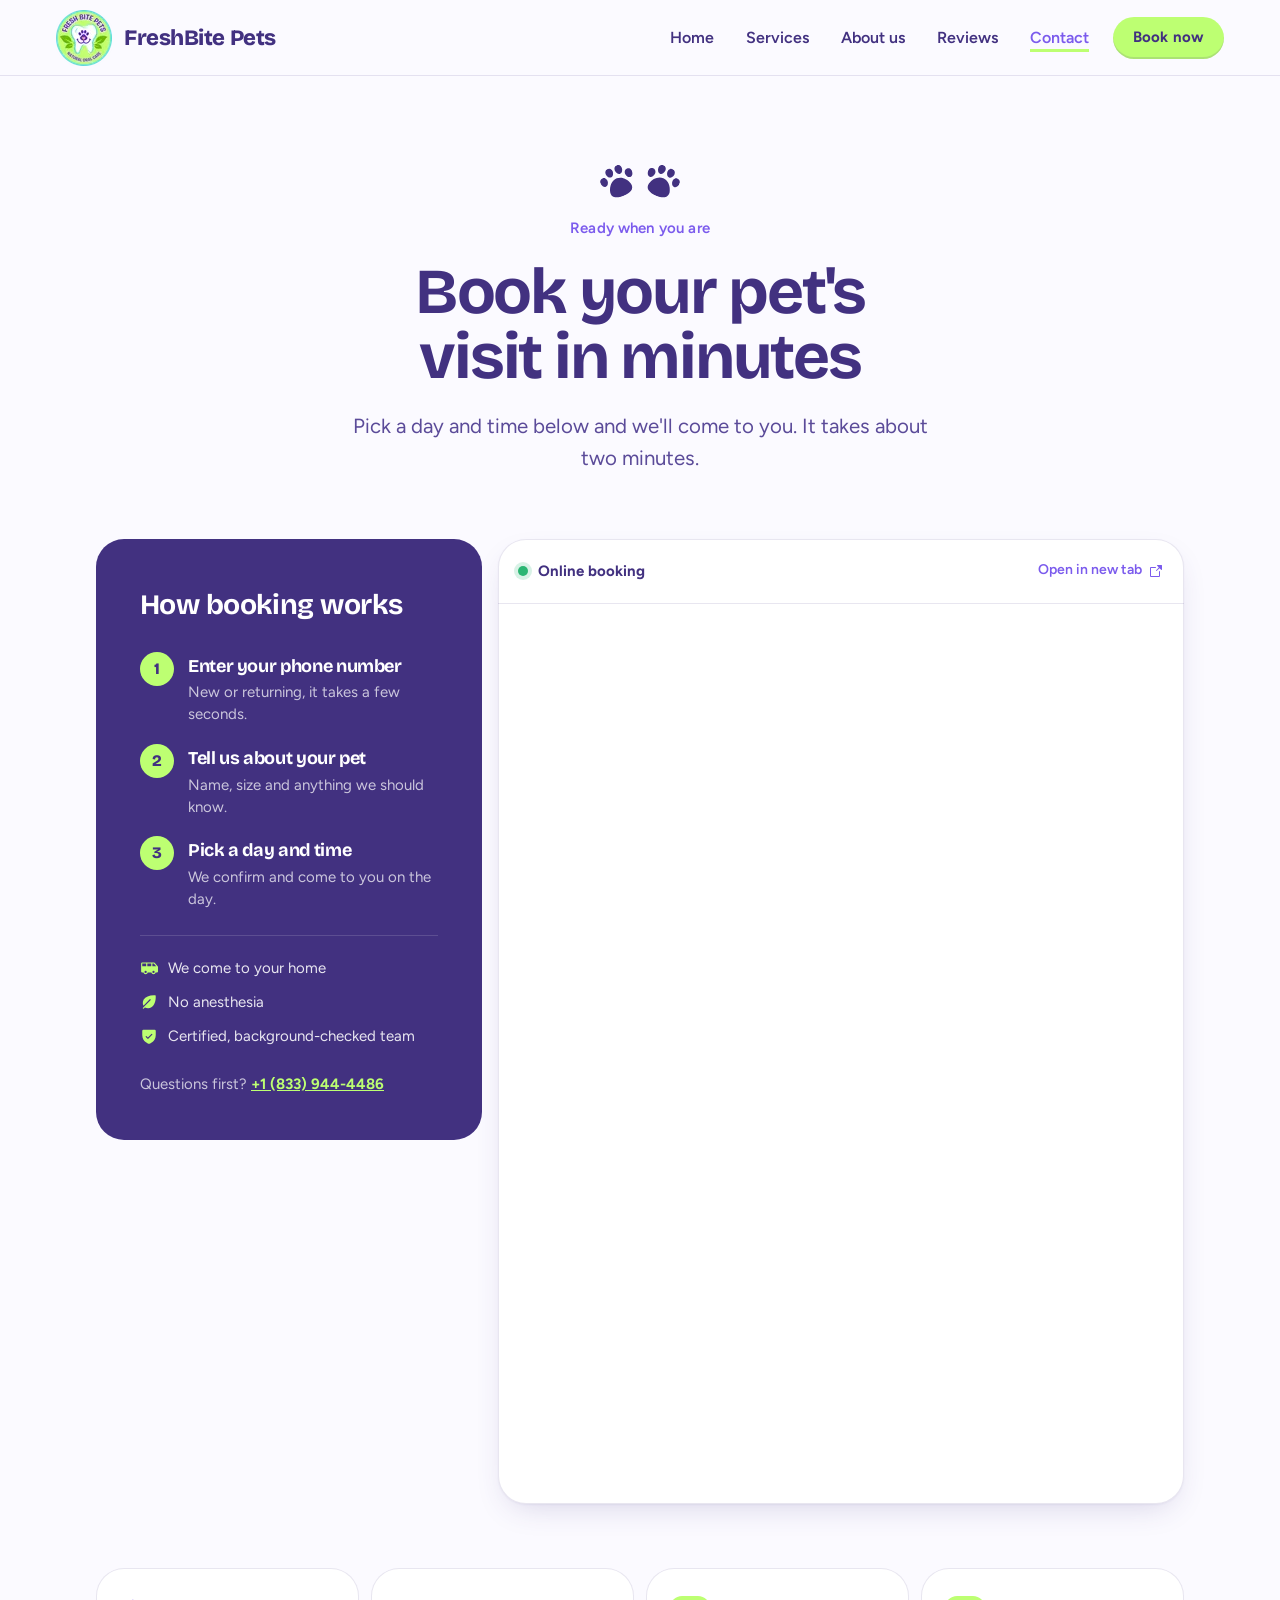
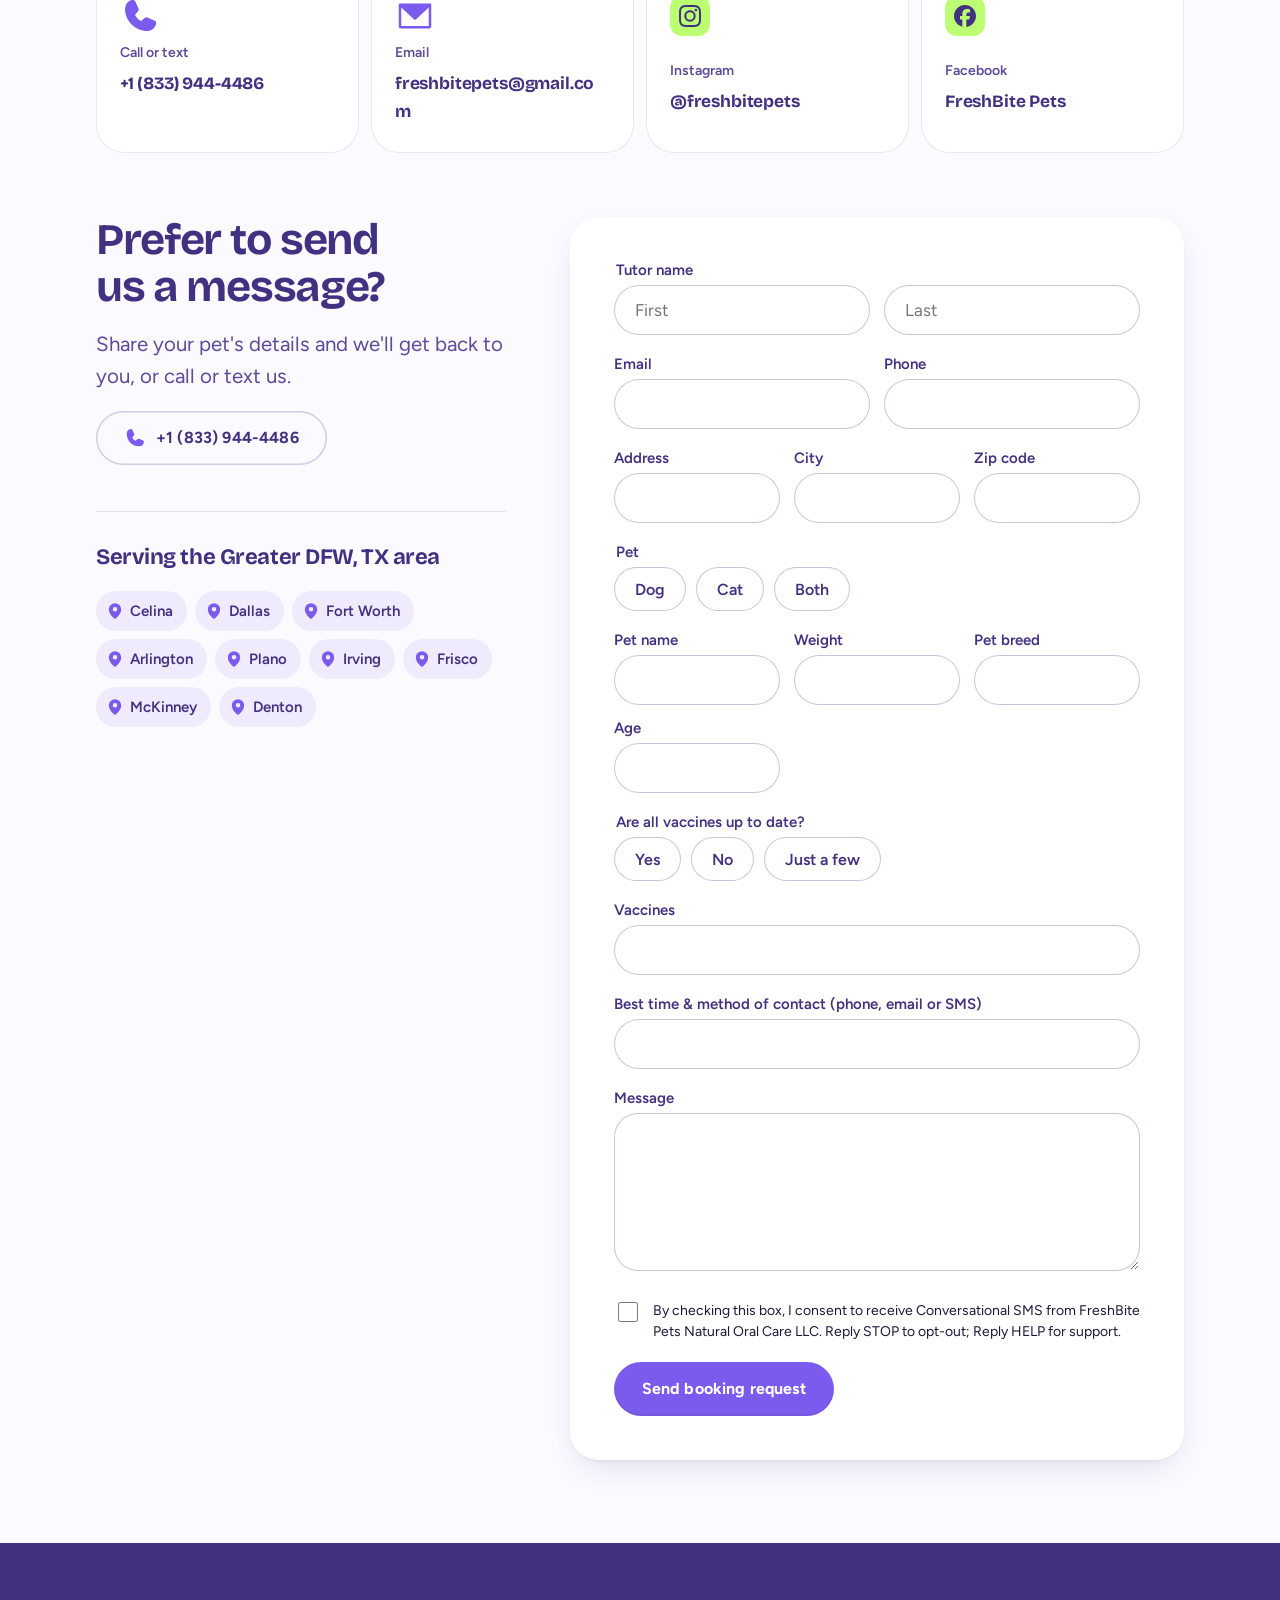
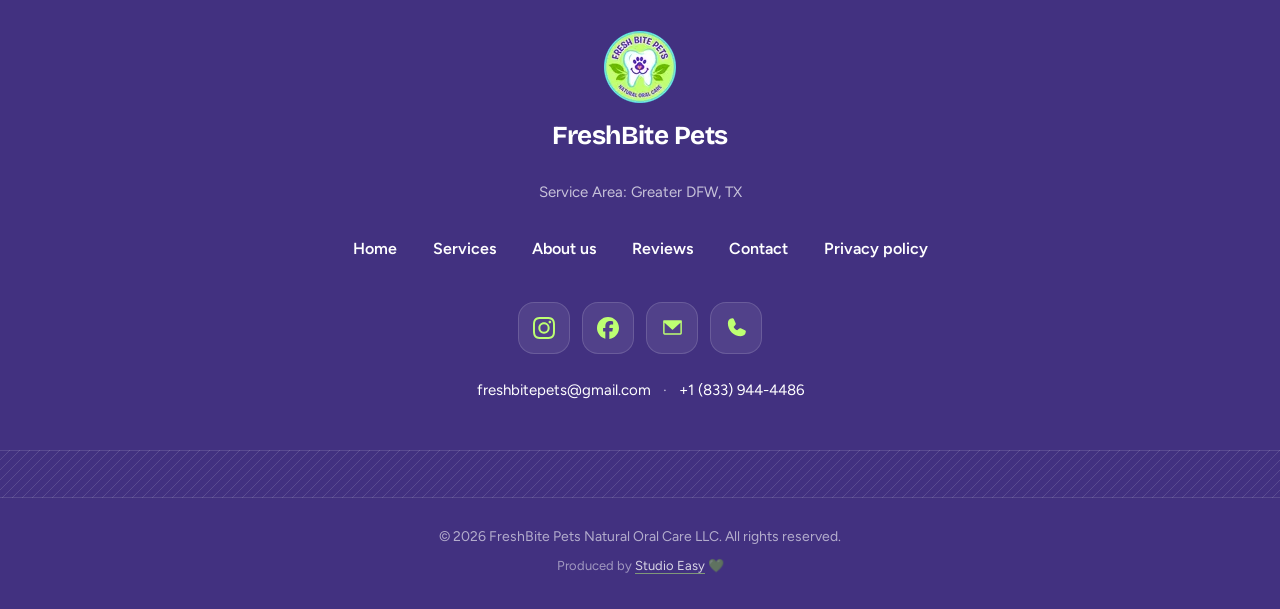
<file: contact.html>
<!DOCTYPE html><html lang="en-US" class="no-js"><head><script>document.documentElement.classList.remove('no-js')</script><meta charset="utf-8"><meta name="viewport" content="width=device-width, initial-scale=1"><title>Contact &amp; Book a Visit | FreshBite Pets, Greater DFW</title><meta name="description" content="Book a mobile preventive oral care visit for your dog or cat in Greater DFW, TX. Call or text +1 (833) 944-4486, email us, or send the booking form."><link rel="canonical" href="https://www.freshbitepets.com/contact"><meta name="theme-color" content="#423180"><link rel="icon" type="image/png" href="/favicon.png"><link rel="apple-touch-icon" href="/favicon.png"><link rel="sitemap" href="/sitemap-index.xml"><meta property="og:type" content="website"><meta property="og:site_name" content="FreshBite Pets"><meta property="og:locale" content="en_US"><meta property="og:title" content="Contact &amp; Book a Visit | FreshBite Pets, Greater DFW"><meta property="og:description" content="Book a mobile preventive oral care visit for your dog or cat in Greater DFW, TX. Call or text +1 (833) 944-4486, email us, or send the booking form."><meta property="og:url" content="https://www.freshbitepets.com/contact"><meta property="og:image" content="https://www.freshbitepets.com/og-image.jpg"><meta property="og:image:width" content="1200"><meta property="og:image:height" content="630"><meta name="twitter:card" content="summary_large_image"><meta name="geo.region" content="US-TX"><meta name="geo.placename" content="Dallas-Fort Worth"><script type="application/ld+json">{"@context":"https://schema.org","@graph":[{"@type":"ProfessionalService","@id":"https://www.freshbitepets.com/#business","name":"FreshBite Pets","legalName":"FreshBite Pets Natural Oral Care LLC","url":"https://www.freshbitepets.com/","logo":"https://www.freshbitepets.com/favicon.png","image":"https://www.freshbitepets.com/og-image.jpg","email":"freshbitepets@gmail.com","telephone":"+1-833-944-4486","description":"Natural, non-invasive preventive oral care for dogs and cats, delivered by a mobile team across the Greater Dallas-Fort Worth area. Designed to complement, never replace, veterinary care.","founder":{"@type":"Person","name":"Daiana de Paula"},"areaServed":[{"@type":"City","name":"Celina, TX"},{"@type":"City","name":"Dallas, TX"},{"@type":"City","name":"Fort Worth, TX"},{"@type":"City","name":"Arlington, TX"},{"@type":"City","name":"Plano, TX"},{"@type":"City","name":"Irving, TX"},{"@type":"City","name":"Frisco, TX"},{"@type":"City","name":"McKinney, TX"},{"@type":"City","name":"Denton, TX"}],"knowsAbout":["Preventive pet oral care","Plaque management for dogs","Plaque management for cats","Anesthesia-free oral maintenance"],"sameAs":["https://www.instagram.com/freshbitepets/","https://www.facebook.com/freshbitepets"]},{"@type":"ContactPage","@id":"https://www.freshbitepets.com/contact#webpage","url":"https://www.freshbitepets.com/contact","name":"Contact FreshBite Pets","about":{"@id":"https://www.freshbitepets.com/#business"}},{"@type":"BreadcrumbList","itemListElement":[{"@type":"ListItem","position":1,"name":"Home","item":"https://www.freshbitepets.com/"},{"@type":"ListItem","position":2,"name":"Contact","item":"https://www.freshbitepets.com/contact"}]}]}</script><link rel="stylesheet" href="/_astro/Base.DIj5mO_s.css"><link rel="stylesheet" href="/_astro/contact.VyMs7lTF.css"></head><body><a class="skip" href="#main">Skip to content</a><header class="hdr" data-astro-cid-fzpbxy5g><div class="hdr__in" data-astro-cid-fzpbxy5g><a href="/" class="hdr__brand" aria-label="FreshBite Pets home" data-astro-cid-fzpbxy5g><img src="/_astro/logo-badge.BX-Un3X4_20clj9.webp" alt loading="eager" data-astro-cid-fzpbxy5g="true" decoding="async" width="56" height="56"><span data-astro-cid-fzpbxy5g>FreshBite Pets</span></a><nav class="hdr__nav" id="site-nav" aria-label="Main" data-astro-cid-fzpbxy5g><ul data-astro-cid-fzpbxy5g><li data-astro-cid-fzpbxy5g><a href="/" data-astro-cid-fzpbxy5g>Home</a></li><li data-astro-cid-fzpbxy5g><a href="/services" data-astro-cid-fzpbxy5g>Services</a></li><li data-astro-cid-fzpbxy5g><a href="/about" data-astro-cid-fzpbxy5g>About us</a></li><li data-astro-cid-fzpbxy5g><a href="/#reviews" data-astro-cid-fzpbxy5g>Reviews</a></li><li data-astro-cid-fzpbxy5g><a href="/contact" aria-current="page" data-astro-cid-fzpbxy5g>Contact</a></li></ul></nav><div class="hdr__actions" data-astro-cid-fzpbxy5g><a class="btn btn--sm" href="/contact" data-astro-cid-fzpbxy5g>Book now</a><button class="hdr__toggle" type="button" aria-controls="site-nav" aria-expanded="false" aria-label="Open menu" data-astro-cid-fzpbxy5g><span data-astro-cid-fzpbxy5g></span><span data-astro-cid-fzpbxy5g></span><span data-astro-cid-fzpbxy5g></span></button></div></div></header><script type="module">var e=document.querySelector(`.hdr__toggle`),t=document.getElementById(`site-nav`);e?.addEventListener(`click`,()=>{let n=t.classList.toggle(`is-open`);e.setAttribute(`aria-expanded`,String(n)),e.setAttribute(`aria-label`,n?`Close menu`:`Open menu`)});var n=document.querySelector(`.hdr--overlay`),r=()=>n?.classList.toggle(`is-solid`,scrollY>40||t.classList.contains(`is-open`));n&&(r(),addEventListener(`scroll`,r,{passive:!0}),e?.addEventListener(`click`,r)),addEventListener(`keydown`,n=>{n.key===`Escape`&&t?.classList.contains(`is-open`)&&(e?.click(),e?.focus())}),t?.addEventListener(`click`,n=>{n.target.closest(`a`)&&(t.classList.remove(`is-open`),e.setAttribute(`aria-expanded`,`false`))});</script><main id="main"><section aria-labelledby="contact-h" data-astro-cid-6bfsojfh><div class="wrap wrap--narrow stack center" style="gap:22px;padding-top:clamp(48px,7vw,96px);padding-bottom:clamp(40px,5vw,64px)" data-astro-cid-6bfsojfh><div style="display:flex;gap:10px;align-items:flex-end;justify-content:center" aria-hidden="true"><svg viewBox="0 0 188.704 171.930" width="34" height="31" fill="var(--fb-ink)" style="transform:rotate(-22deg)"><path d="M 67.095 0 C 72.84 0 78.111 2.147 81.948 6.114 C 85.785 10.085 88.062 15.755 88.062 22.594 C 88.062 29.4 85.814 36.231 82.149 41.402 C 78.501 46.547 73.217 50.321 67.095 50.321 C 60.972 50.321 55.689 46.547 52.04 41.402 C 48.375 36.231 46.128 29.4 46.128 22.598 C 46.128 15.755 48.405 10.085 52.246 6.114 C 56.079 2.147 61.35 0 67.095 0 Z M 20.967 37.741 C 26.712 37.741 31.983 39.888 35.82 43.855 C 39.657 47.826 41.934 53.495 41.934 60.335 C 41.934 67.141 39.687 73.972 36.021 79.142 C 32.373 84.288 27.089 88.062 20.967 88.062 C 14.845 88.062 9.561 84.288 5.913 79.142 C 2.248 73.972 0 67.137 0 60.339 C 0 53.495 2.277 47.826 6.118 43.855 C 9.951 39.888 15.222 37.741 20.967 37.741 Z M 94.352 67.095 C 64.478 67.095 39.728 92.528 31.937 124.419 C 28.482 138.567 33.753 153.743 46.752 160.935 C 57.081 166.655 72.538 171.93 94.348 171.93 C 116.162 171.93 131.619 166.655 141.951 160.935 C 154.947 153.743 160.218 138.567 156.763 124.423 C 148.975 92.528 124.222 67.095 94.352 67.095 Z M 167.737 37.741 C 161.992 37.741 156.721 39.888 152.888 43.855 C 149.047 47.826 146.77 53.495 146.77 60.335 C 146.77 67.141 149.017 73.972 152.682 79.142 C 156.331 84.288 161.614 88.062 167.737 88.062 C 173.859 88.062 179.143 84.288 182.791 79.142 C 186.456 73.972 188.704 67.141 188.704 60.339 C 188.704 53.495 186.427 47.826 182.59 43.855 C 178.753 39.888 173.482 37.741 167.737 37.741 Z M 121.609 0 C 115.864 0 110.593 2.147 106.76 6.114 C 102.919 10.085 100.642 15.755 100.642 22.594 C 100.642 29.4 102.89 36.231 106.555 41.402 C 110.203 46.547 115.487 50.321 121.609 50.321 C 127.731 50.321 133.015 46.547 136.663 41.402 C 140.329 36.231 142.576 29.4 142.576 22.598 C 142.576 15.755 140.299 10.085 136.462 6.114 C 132.625 2.147 127.354 0 121.609 0 Z"></path></svg><svg viewBox="0 0 188.704 171.930" width="34" height="31" fill="var(--fb-ink)" style="transform:rotate(23deg)"><path d="M 67.095 0 C 72.84 0 78.111 2.147 81.948 6.114 C 85.785 10.085 88.062 15.755 88.062 22.594 C 88.062 29.4 85.814 36.231 82.149 41.402 C 78.501 46.547 73.217 50.321 67.095 50.321 C 60.972 50.321 55.689 46.547 52.04 41.402 C 48.375 36.231 46.128 29.4 46.128 22.598 C 46.128 15.755 48.405 10.085 52.246 6.114 C 56.079 2.147 61.35 0 67.095 0 Z M 20.967 37.741 C 26.712 37.741 31.983 39.888 35.82 43.855 C 39.657 47.826 41.934 53.495 41.934 60.335 C 41.934 67.141 39.687 73.972 36.021 79.142 C 32.373 84.288 27.089 88.062 20.967 88.062 C 14.845 88.062 9.561 84.288 5.913 79.142 C 2.248 73.972 0 67.137 0 60.339 C 0 53.495 2.277 47.826 6.118 43.855 C 9.951 39.888 15.222 37.741 20.967 37.741 Z M 94.352 67.095 C 64.478 67.095 39.728 92.528 31.937 124.419 C 28.482 138.567 33.753 153.743 46.752 160.935 C 57.081 166.655 72.538 171.93 94.348 171.93 C 116.162 171.93 131.619 166.655 141.951 160.935 C 154.947 153.743 160.218 138.567 156.763 124.423 C 148.975 92.528 124.222 67.095 94.352 67.095 Z M 167.737 37.741 C 161.992 37.741 156.721 39.888 152.888 43.855 C 149.047 47.826 146.77 53.495 146.77 60.335 C 146.77 67.141 149.017 73.972 152.682 79.142 C 156.331 84.288 161.614 88.062 167.737 88.062 C 173.859 88.062 179.143 84.288 182.791 79.142 C 186.456 73.972 188.704 67.141 188.704 60.339 C 188.704 53.495 186.427 47.826 182.59 43.855 C 178.753 39.888 173.482 37.741 167.737 37.741 Z M 121.609 0 C 115.864 0 110.593 2.147 106.76 6.114 C 102.919 10.085 100.642 15.755 100.642 22.594 C 100.642 29.4 102.89 36.231 106.555 41.402 C 110.203 46.547 115.487 50.321 121.609 50.321 C 127.731 50.321 133.015 46.547 136.663 41.402 C 140.329 36.231 142.576 29.4 142.576 22.598 C 142.576 15.755 140.299 10.085 136.462 6.114 C 132.625 2.147 127.354 0 121.609 0 Z"></path></svg></div><span class="eyebrow" data-astro-cid-6bfsojfh>Ready when you are</span><h1 id="contact-h" class="h1" data-astro-cid-6bfsojfh>Book your pet's visit in minutes</h1><p class="lead" style="max-width:600px" data-astro-cid-6bfsojfh>Pick a day and time below and we'll come to you. It takes about two minutes.</p></div></section><section id="book" aria-label="Online booking" data-astro-cid-6bfsojfh><div class="wrap" style="padding-top:0;padding-bottom:clamp(40px,5vw,64px)" data-astro-cid-6bfsojfh><div class="bk" data-astro-cid-6bfsojfh><aside class="bk__side" data-astro-cid-6bfsojfh><h2 class="bk__title" data-astro-cid-6bfsojfh>How booking works</h2><ol class="bk__steps" data-astro-cid-6bfsojfh><li data-astro-cid-6bfsojfh><span class="bk__n" aria-hidden="true" data-astro-cid-6bfsojfh>1</span><div data-astro-cid-6bfsojfh><h3 data-astro-cid-6bfsojfh>Enter your phone number</h3><p data-astro-cid-6bfsojfh>New or returning, it takes a few seconds.</p></div></li><li data-astro-cid-6bfsojfh><span class="bk__n" aria-hidden="true" data-astro-cid-6bfsojfh>2</span><div data-astro-cid-6bfsojfh><h3 data-astro-cid-6bfsojfh>Tell us about your pet</h3><p data-astro-cid-6bfsojfh>Name, size and anything we should know.</p></div></li><li data-astro-cid-6bfsojfh><span class="bk__n" aria-hidden="true" data-astro-cid-6bfsojfh>3</span><div data-astro-cid-6bfsojfh><h3 data-astro-cid-6bfsojfh>Pick a day and time</h3><p data-astro-cid-6bfsojfh>We confirm and come to you on the day.</p></div></li></ol><ul class="bk__perks" data-astro-cid-6bfsojfh><li data-astro-cid-6bfsojfh><svg xmlns="http://www.w3.org/2000/svg" viewBox="0 0 256 256" fill="currentColor" width="18" height="18" style="display:block;flex:none;color:var(--fb-lime)" aria-hidden="true" focusable="false"><path d="M254.07,106.79,208.53,53.73A16,16,0,0,0,196.26,48H32A16,16,0,0,0,16,64V176a16,16,0,0,0,16,16H49a32,32,0,0,0,62,0h50a32,32,0,0,0,62,0h17a16,16,0,0,0,16-16V112A8,8,0,0,0,254.07,106.79ZM32,104V64H88v40Zm48,96a16,16,0,1,1,16-16A16,16,0,0,1,80,200Zm80-96H104V64h56Zm32,96a16,16,0,1,1,16-16A16,16,0,0,1,192,200Zm-16-96V64h20.26l34.33,40Z"/></svg>We come to your home</li><li data-astro-cid-6bfsojfh><svg xmlns="http://www.w3.org/2000/svg" viewBox="0 0 256 256" fill="currentColor" width="18" height="18" style="display:block;flex:none;color:var(--fb-lime)" aria-hidden="true" focusable="false"><path d="M223.45,40.07a8,8,0,0,0-7.52-7.52C139.8,28.08,78.82,51,52.82,94a87.09,87.09,0,0,0-12.76,49A101.72,101.72,0,0,0,46.7,175.2a4,4,0,0,0,6.61,1.43l85-86.3a8,8,0,0,1,11.32,11.32L56.74,195.94,42.55,210.13a8.2,8.2,0,0,0-.6,11.1,8,8,0,0,0,11.71.43l16.79-16.79c14.14,6.84,28.41,10.57,42.56,11.07q1.67.06,3.33.06A86.93,86.93,0,0,0,162,203.18C205,177.18,227.93,116.21,223.45,40.07Z"/></svg>No anesthesia</li><li data-astro-cid-6bfsojfh><svg xmlns="http://www.w3.org/2000/svg" viewBox="0 0 256 256" fill="currentColor" width="18" height="18" style="display:block;flex:none;color:var(--fb-lime)" aria-hidden="true" focusable="false"><path d="M208,40H48A16,16,0,0,0,32,56v56c0,52.72,25.52,84.67,46.93,102.19,23.06,18.86,46,25.26,47,25.53a8,8,0,0,0,4.2,0c1-.27,23.91-6.67,47-25.53C198.48,196.67,224,164.72,224,112V56A16,16,0,0,0,208,40Zm-34.32,69.66-56,56a8,8,0,0,1-11.32,0l-24-24a8,8,0,0,1,11.32-11.32L112,148.69l50.34-50.35a8,8,0,0,1,11.32,11.32Z"/></svg>Certified, background-checked team</li></ul><p class="bk__help" data-astro-cid-6bfsojfh>Questions first? <a href="tel:+18339444486" data-astro-cid-6bfsojfh>+1 (833) 944-4486</a></p></aside><div class="bk__win" data-astro-cid-6bfsojfh><div class="bk__bar" data-astro-cid-6bfsojfh><span class="bk__dot" aria-hidden="true" data-astro-cid-6bfsojfh></span><span data-astro-cid-6bfsojfh>Online booking</span><a href="https://booking.moego.pet/ol/FreshBitePets/book" target="_blank" rel="noopener" class="bk__open" data-astro-cid-6bfsojfh>Open in new tab <svg xmlns="http://www.w3.org/2000/svg" viewBox="0 0 256 256" fill="currentColor" width="16" height="16" style="display:block;flex:none;color:currentColor" aria-hidden="true" focusable="false"><path d="M192,136v72a16,16,0,0,1-16,16H48a16,16,0,0,1-16-16V80A16,16,0,0,1,48,64h72a8,8,0,0,1,0,16H48V208H176V136a8,8,0,0,1,16,0Zm32-96a8,8,0,0,0-8-8H152a8,8,0,0,0-5.66,13.66L172.69,72l-42.35,42.34a8,8,0,0,0,11.32,11.32L184,83.31l26.34,26.35A8,8,0,0,0,224,104Z"/></svg></a></div><div class="bk__body" data-astro-cid-6bfsojfh><div class="bk__load" aria-hidden="true" data-astro-cid-6bfsojfh><span data-astro-cid-6bfsojfh></span>Loading calendar…</div><iframe class="bk__frame" src="https://booking.moego.pet/ol/FreshBitePets/book?utm_medium=embed" title="FreshBite Pets online booking" allow="payment" onload="this.parentElement.classList.add('is-ready')" data-astro-cid-6bfsojfh></iframe></div></div></div></div></section><section aria-label="Ways to reach us" data-astro-cid-6bfsojfh><div class="wrap" style="padding-top:0;padding-bottom:clamp(40px,5vw,64px)" data-astro-cid-6bfsojfh><ul class="chan" data-astro-cid-6bfsojfh><li class="rv" style="--i:0" data-astro-cid-6bfsojfh><a href="tel:+18339444486" data-astro-cid-6bfsojfh="true" class="chan__c"><svg xmlns="http://www.w3.org/2000/svg" viewBox="0 0 256 256" fill="currentColor" width="40" height="40" style="display:block;flex:none;color:var(--fb-violet)" aria-hidden="true" focusable="false"><path d="M231.88,175.08A56.26,56.26,0,0,1,176,224C96.6,224,32,159.4,32,80A56.26,56.26,0,0,1,80.92,24.12a16,16,0,0,1,16.62,9.52l21.12,47.15,0,.12A16,16,0,0,1,117.39,96c-.18.27-.37.52-.57.77L96,121.45c7.49,15.22,23.41,31,38.83,38.51l24.34-20.71a8.12,8.12,0,0,1,.75-.56,16,16,0,0,1,15.17-1.4l.13.06,47.11,21.11A16,16,0,0,1,231.88,175.08Z"/></svg><span class="chan__l" data-astro-cid-6bfsojfh>Call or text</span><span class="chan__v" data-astro-cid-6bfsojfh>+1 (833) 944-4486</span></a></li><li class="rv" style="--i:1" data-astro-cid-6bfsojfh><a href="mailto:freshbitepets@gmail.com" data-astro-cid-6bfsojfh="true" class="chan__c"><svg xmlns="http://www.w3.org/2000/svg" viewBox="0 0 256 256" fill="currentColor" width="40" height="40" style="display:block;flex:none;color:var(--fb-violet)" aria-hidden="true" focusable="false"><path d="M224,48H32a8,8,0,0,0-8,8V192a16,16,0,0,0,16,16H216a16,16,0,0,0,16-16V56A8,8,0,0,0,224,48Zm-8,144H40V74.19l82.59,75.71a8,8,0,0,0,10.82,0L216,74.19V192Z"/></svg><span class="chan__l" data-astro-cid-6bfsojfh>Email</span><span class="chan__v" data-astro-cid-6bfsojfh>freshbitepets@gmail.com</span></a></li><li class="rv" style="--i:2" data-astro-cid-6bfsojfh><a href="https://www.instagram.com/freshbitepets/" target="_blank" rel="noopener" data-astro-cid-6bfsojfh="true" class="chan__c"><span class="chan__brand" data-astro-cid-6bfsojfh><svg viewBox="0 0 24 24" width="22" height="22" fill="var(--fb-ink)" aria-hidden="true" focusable="false" style="display:block;flex:none"><path d="M7.0301.084c-1.2768.0602-2.1487.264-2.911.5634-.7888.3075-1.4575.72-2.1228 1.3877-.6652.6677-1.075 1.3368-1.3802 2.127-.2954.7638-.4956 1.6365-.552 2.914-.0564 1.2775-.0689 1.6882-.0626 4.947.0062 3.2586.0206 3.6671.0825 4.9473.061 1.2765.264 2.1482.5635 2.9107.308.7889.72 1.4573 1.388 2.1228.6679.6655 1.3365 1.0743 2.1285 1.38.7632.295 1.6361.4961 2.9134.552 1.2773.056 1.6884.069 4.9462.0627 3.2578-.0062 3.668-.0207 4.9478-.0814 1.28-.0607 2.147-.2652 2.9098-.5633.7889-.3086 1.4578-.72 2.1228-1.3881.665-.6682 1.0745-1.3378 1.3795-2.1284.2957-.7632.4966-1.636.552-2.9124.056-1.2809.0692-1.6898.063-4.948-.0063-3.2583-.021-3.6668-.0817-4.9465-.0607-1.2797-.264-2.1487-.5633-2.9117-.3084-.7889-.72-1.4568-1.3876-2.1228C21.2982 1.33 20.628.9208 19.8378.6165 19.074.321 18.2017.1197 16.9244.0645 15.6471.0093 15.236-.005 11.977.0014 8.718.0076 8.31.0215 7.0301.0839m.1402 21.6932c-1.17-.0509-1.8053-.2453-2.2287-.408-.5606-.216-.96-.4771-1.3819-.895-.422-.4178-.6811-.8186-.9-1.378-.1644-.4234-.3624-1.058-.4171-2.228-.0595-1.2645-.072-1.6442-.079-4.848-.007-3.2037.0053-3.583.0607-4.848.05-1.169.2456-1.805.408-2.2282.216-.5613.4762-.96.895-1.3816.4188-.4217.8184-.6814 1.3783-.9003.423-.1651 1.0575-.3614 2.227-.4171 1.2655-.06 1.6447-.072 4.848-.079 3.2033-.007 3.5835.005 4.8495.0608 1.169.0508 1.8053.2445 2.228.408.5608.216.96.4754 1.3816.895.4217.4194.6816.8176.9005 1.3787.1653.4217.3617 1.056.4169 2.2263.0602 1.2655.0739 1.645.0796 4.848.0058 3.203-.0055 3.5834-.061 4.848-.051 1.17-.245 1.8055-.408 2.2294-.216.5604-.4763.96-.8954 1.3814-.419.4215-.8181.6811-1.3783.9-.4224.1649-1.0577.3617-2.2262.4174-1.2656.0595-1.6448.072-4.8493.079-3.2045.007-3.5825-.006-4.848-.0608M16.953 5.5864A1.44 1.44 0 1 0 18.39 4.144a1.44 1.44 0 0 0-1.437 1.4424M5.8385 12.012c.0067 3.4032 2.7706 6.1557 6.173 6.1493 3.4026-.0065 6.157-2.7701 6.1506-6.1733-.0065-3.4032-2.771-6.1565-6.174-6.1498-3.403.0067-6.156 2.771-6.1496 6.1738M8 12.0077a4 4 0 1 1 4.008 3.9921A3.9996 3.9996 0 0 1 8 12.0077"></path></svg></span><span class="chan__l" data-astro-cid-6bfsojfh>Instagram</span><span class="chan__v" data-astro-cid-6bfsojfh>@freshbitepets</span></a></li><li class="rv" style="--i:3" data-astro-cid-6bfsojfh><a href="https://www.facebook.com/freshbitepets" target="_blank" rel="noopener" data-astro-cid-6bfsojfh="true" class="chan__c"><span class="chan__brand" data-astro-cid-6bfsojfh><svg viewBox="0 0 24 24" width="22" height="22" fill="var(--fb-ink)" aria-hidden="true" focusable="false" style="display:block;flex:none"><path d="M9.101 23.691v-7.98H6.627v-3.667h2.474v-1.58c0-4.085 1.848-5.978 5.858-5.978.401 0 .955.042 1.468.103a8.68 8.68 0 0 1 1.141.195v3.325a8.623 8.623 0 0 0-.653-.036 26.805 26.805 0 0 0-.733-.009c-.707 0-1.259.096-1.675.309a1.686 1.686 0 0 0-.679.622c-.258.42-.374.995-.374 1.752v1.297h3.919l-.386 2.103-.287 1.564h-3.246v8.245C19.396 23.238 24 18.179 24 12.044c0-6.627-5.373-12-12-12s-12 5.373-12 12c0 5.628 3.874 10.35 9.101 11.647Z"></path></svg></span><span class="chan__l" data-astro-cid-6bfsojfh>Facebook</span><span class="chan__v" data-astro-cid-6bfsojfh>FreshBite Pets</span></a></li></ul></div></section><section id="form" aria-labelledby="form-h" data-astro-cid-6bfsojfh><div class="wrap book" style="padding-top:0" data-astro-cid-6bfsojfh><aside class="book__info stack rv" data-astro-cid-6bfsojfh><h2 id="form-h" class="h2" data-astro-cid-6bfsojfh>Prefer to send us a message?</h2><p class="lead" data-astro-cid-6bfsojfh>Share your pet's details and we'll get back to you, or call or text us.</p><a class="btn btn--ghost" href="tel:+18339444486" style="align-self:flex-start" data-astro-cid-6bfsojfh><svg xmlns="http://www.w3.org/2000/svg" viewBox="0 0 256 256" fill="currentColor" width="22" height="22" style="display:block;flex:none;color:var(--fb-violet)" aria-hidden="true" focusable="false"><path d="M231.88,175.08A56.26,56.26,0,0,1,176,224C96.6,224,32,159.4,32,80A56.26,56.26,0,0,1,80.92,24.12a16,16,0,0,1,16.62,9.52l21.12,47.15,0,.12A16,16,0,0,1,117.39,96c-.18.27-.37.52-.57.77L96,121.45c7.49,15.22,23.41,31,38.83,38.51l24.34-20.71a8.12,8.12,0,0,1,.75-.56,16,16,0,0,1,15.17-1.4l.13.06,47.11,21.11A16,16,0,0,1,231.88,175.08Z"/></svg>+1 (833) 944-4486</a><div class="area" data-astro-cid-6bfsojfh><h3 data-astro-cid-6bfsojfh>Serving the Greater DFW, TX area</h3><ul data-astro-cid-6bfsojfh><li data-astro-cid-6bfsojfh><svg xmlns="http://www.w3.org/2000/svg" viewBox="0 0 256 256" fill="currentColor" width="18" height="18" style="display:block;flex:none;color:var(--fb-violet)" aria-hidden="true" focusable="false"><path d="M128,16a88.1,88.1,0,0,0-88,88c0,75.3,80,132.17,83.41,134.55a8,8,0,0,0,9.18,0C136,236.17,216,179.3,216,104A88.1,88.1,0,0,0,128,16Zm0,56a32,32,0,1,1-32,32A32,32,0,0,1,128,72Z"/></svg>Celina</li><li data-astro-cid-6bfsojfh><svg xmlns="http://www.w3.org/2000/svg" viewBox="0 0 256 256" fill="currentColor" width="18" height="18" style="display:block;flex:none;color:var(--fb-violet)" aria-hidden="true" focusable="false"><path d="M128,16a88.1,88.1,0,0,0-88,88c0,75.3,80,132.17,83.41,134.55a8,8,0,0,0,9.18,0C136,236.17,216,179.3,216,104A88.1,88.1,0,0,0,128,16Zm0,56a32,32,0,1,1-32,32A32,32,0,0,1,128,72Z"/></svg>Dallas</li><li data-astro-cid-6bfsojfh><svg xmlns="http://www.w3.org/2000/svg" viewBox="0 0 256 256" fill="currentColor" width="18" height="18" style="display:block;flex:none;color:var(--fb-violet)" aria-hidden="true" focusable="false"><path d="M128,16a88.1,88.1,0,0,0-88,88c0,75.3,80,132.17,83.41,134.55a8,8,0,0,0,9.18,0C136,236.17,216,179.3,216,104A88.1,88.1,0,0,0,128,16Zm0,56a32,32,0,1,1-32,32A32,32,0,0,1,128,72Z"/></svg>Fort Worth</li><li data-astro-cid-6bfsojfh><svg xmlns="http://www.w3.org/2000/svg" viewBox="0 0 256 256" fill="currentColor" width="18" height="18" style="display:block;flex:none;color:var(--fb-violet)" aria-hidden="true" focusable="false"><path d="M128,16a88.1,88.1,0,0,0-88,88c0,75.3,80,132.17,83.41,134.55a8,8,0,0,0,9.18,0C136,236.17,216,179.3,216,104A88.1,88.1,0,0,0,128,16Zm0,56a32,32,0,1,1-32,32A32,32,0,0,1,128,72Z"/></svg>Arlington</li><li data-astro-cid-6bfsojfh><svg xmlns="http://www.w3.org/2000/svg" viewBox="0 0 256 256" fill="currentColor" width="18" height="18" style="display:block;flex:none;color:var(--fb-violet)" aria-hidden="true" focusable="false"><path d="M128,16a88.1,88.1,0,0,0-88,88c0,75.3,80,132.17,83.41,134.55a8,8,0,0,0,9.18,0C136,236.17,216,179.3,216,104A88.1,88.1,0,0,0,128,16Zm0,56a32,32,0,1,1-32,32A32,32,0,0,1,128,72Z"/></svg>Plano</li><li data-astro-cid-6bfsojfh><svg xmlns="http://www.w3.org/2000/svg" viewBox="0 0 256 256" fill="currentColor" width="18" height="18" style="display:block;flex:none;color:var(--fb-violet)" aria-hidden="true" focusable="false"><path d="M128,16a88.1,88.1,0,0,0-88,88c0,75.3,80,132.17,83.41,134.55a8,8,0,0,0,9.18,0C136,236.17,216,179.3,216,104A88.1,88.1,0,0,0,128,16Zm0,56a32,32,0,1,1-32,32A32,32,0,0,1,128,72Z"/></svg>Irving</li><li data-astro-cid-6bfsojfh><svg xmlns="http://www.w3.org/2000/svg" viewBox="0 0 256 256" fill="currentColor" width="18" height="18" style="display:block;flex:none;color:var(--fb-violet)" aria-hidden="true" focusable="false"><path d="M128,16a88.1,88.1,0,0,0-88,88c0,75.3,80,132.17,83.41,134.55a8,8,0,0,0,9.18,0C136,236.17,216,179.3,216,104A88.1,88.1,0,0,0,128,16Zm0,56a32,32,0,1,1-32,32A32,32,0,0,1,128,72Z"/></svg>Frisco</li><li data-astro-cid-6bfsojfh><svg xmlns="http://www.w3.org/2000/svg" viewBox="0 0 256 256" fill="currentColor" width="18" height="18" style="display:block;flex:none;color:var(--fb-violet)" aria-hidden="true" focusable="false"><path d="M128,16a88.1,88.1,0,0,0-88,88c0,75.3,80,132.17,83.41,134.55a8,8,0,0,0,9.18,0C136,236.17,216,179.3,216,104A88.1,88.1,0,0,0,128,16Zm0,56a32,32,0,1,1-32,32A32,32,0,0,1,128,72Z"/></svg>McKinney</li><li data-astro-cid-6bfsojfh><svg xmlns="http://www.w3.org/2000/svg" viewBox="0 0 256 256" fill="currentColor" width="18" height="18" style="display:block;flex:none;color:var(--fb-violet)" aria-hidden="true" focusable="false"><path d="M128,16a88.1,88.1,0,0,0-88,88c0,75.3,80,132.17,83.41,134.55a8,8,0,0,0,9.18,0C136,236.17,216,179.3,216,104A88.1,88.1,0,0,0,128,16Zm0,56a32,32,0,1,1-32,32A32,32,0,0,1,128,72Z"/></svg>Denton</li></ul></div></aside><div class="book__form rv" style="--i:1" data-astro-cid-6bfsojfh><div class="cf-wrap" data-astro-cid-vekgkm42><form class="cf" method="post" data-endpoint novalidate data-astro-cid-vekgkm42><fieldset class="cf__row" data-astro-cid-vekgkm42><legend data-astro-cid-vekgkm42>Tutor name</legend><label class="cf__f" data-astro-cid-vekgkm42><span class="sr-only" data-astro-cid-vekgkm42>First name</span><input id="first-name" name="first-name" type="text" autocomplete="given-name" required placeholder="First" aria-describedby="first-name-err" data-astro-cid-vekgkm42><p class="cf__err" id="first-name-err" data-astro-cid-vekgkm42></p></label><label class="cf__f" data-astro-cid-vekgkm42><span class="sr-only" data-astro-cid-vekgkm42>Last name</span><input id="last-name" name="last-name" type="text" autocomplete="family-name" required placeholder="Last" aria-describedby="last-name-err" data-astro-cid-vekgkm42><p class="cf__err" id="last-name-err" data-astro-cid-vekgkm42></p></label></fieldset><div class="cf__row" data-astro-cid-vekgkm42><label class="cf__f" data-astro-cid-vekgkm42><span data-astro-cid-vekgkm42>Email</span><input id="email" name="email" type="email" autocomplete="email" required aria-describedby="email-err" data-astro-cid-vekgkm42><p class="cf__err" id="email-err" data-astro-cid-vekgkm42></p></label><label class="cf__f" data-astro-cid-vekgkm42><span data-astro-cid-vekgkm42>Phone</span><input id="phone" name="phone" type="tel" autocomplete="tel" required inputmode="tel" aria-describedby="phone-err" data-astro-cid-vekgkm42><p class="cf__err" id="phone-err" data-astro-cid-vekgkm42></p></label></div><div class="cf__row" data-astro-cid-vekgkm42><label class="cf__f" data-astro-cid-vekgkm42><span data-astro-cid-vekgkm42>Address</span><input id="address" name="address" type="text" autocomplete="street-address" required aria-describedby="address-err" data-astro-cid-vekgkm42><p class="cf__err" id="address-err" data-astro-cid-vekgkm42></p></label><label class="cf__f" data-astro-cid-vekgkm42><span data-astro-cid-vekgkm42>City</span><input id="city" name="city" type="text" autocomplete="address-level2" required aria-describedby="city-err" data-astro-cid-vekgkm42><p class="cf__err" id="city-err" data-astro-cid-vekgkm42></p></label><label class="cf__f" data-astro-cid-vekgkm42><span data-astro-cid-vekgkm42>Zip code</span><input id="zip" name="zip" type="text" autocomplete="postal-code" required inputmode="numeric" aria-describedby="zip-err" data-astro-cid-vekgkm42><p class="cf__err" id="zip-err" data-astro-cid-vekgkm42></p></label></div><fieldset class="cf__pills" aria-describedby="pet-err" data-astro-cid-vekgkm42><legend data-astro-cid-vekgkm42>Pet</legend><label data-astro-cid-vekgkm42><input type="radio" name="pet" value="Dog" required data-astro-cid-vekgkm42><span data-astro-cid-vekgkm42>Dog</span></label><label data-astro-cid-vekgkm42><input type="radio" name="pet" value="Cat" required data-astro-cid-vekgkm42><span data-astro-cid-vekgkm42>Cat</span></label><label data-astro-cid-vekgkm42><input type="radio" name="pet" value="Both" required data-astro-cid-vekgkm42><span data-astro-cid-vekgkm42>Both</span></label><p class="cf__err" id="pet-err" data-astro-cid-vekgkm42></p></fieldset><div class="cf__row" data-astro-cid-vekgkm42><label class="cf__f" data-astro-cid-vekgkm42><span data-astro-cid-vekgkm42>Pet name</span><input id="pet-name" name="pet-name" type="text" required aria-describedby="pet-name-err" data-astro-cid-vekgkm42><p class="cf__err" id="pet-name-err" data-astro-cid-vekgkm42></p></label><label class="cf__f" data-astro-cid-vekgkm42><span data-astro-cid-vekgkm42>Weight</span><input id="weight" name="weight" type="text" aria-describedby="weight-err" data-astro-cid-vekgkm42><p class="cf__err" id="weight-err" data-astro-cid-vekgkm42></p></label><label class="cf__f" data-astro-cid-vekgkm42><span data-astro-cid-vekgkm42>Pet breed</span><input id="breed" name="breed" type="text" aria-describedby="breed-err" data-astro-cid-vekgkm42><p class="cf__err" id="breed-err" data-astro-cid-vekgkm42></p></label><label class="cf__f" data-astro-cid-vekgkm42><span data-astro-cid-vekgkm42>Age</span><input id="age" name="age" type="text" aria-describedby="age-err" data-astro-cid-vekgkm42><p class="cf__err" id="age-err" data-astro-cid-vekgkm42></p></label></div><fieldset class="cf__pills" data-astro-cid-vekgkm42><legend data-astro-cid-vekgkm42>Are all vaccines up to date?</legend><label data-astro-cid-vekgkm42><input type="radio" name="vaccines-status" value="Yes" data-astro-cid-vekgkm42><span data-astro-cid-vekgkm42>Yes</span></label><label data-astro-cid-vekgkm42><input type="radio" name="vaccines-status" value="No" data-astro-cid-vekgkm42><span data-astro-cid-vekgkm42>No</span></label><label data-astro-cid-vekgkm42><input type="radio" name="vaccines-status" value="Just a few" data-astro-cid-vekgkm42><span data-astro-cid-vekgkm42>Just a few</span></label></fieldset><label class="cf__f" data-astro-cid-vekgkm42><span data-astro-cid-vekgkm42>Vaccines</span><input name="vaccines" type="text" data-astro-cid-vekgkm42></label><label class="cf__f" data-astro-cid-vekgkm42><span data-astro-cid-vekgkm42>Best time &amp; method of contact (phone, email or SMS)</span><input name="contact-pref" type="text" data-astro-cid-vekgkm42></label><label class="cf__f" data-astro-cid-vekgkm42><span data-astro-cid-vekgkm42>Message</span><textarea name="message" rows="5" data-astro-cid-vekgkm42></textarea></label><label class="cf__hp" aria-hidden="true" data-astro-cid-vekgkm42>Leave this empty<input name="_gotcha" type="text" tabindex="-1" autocomplete="off" data-astro-cid-vekgkm42></label><label class="cf__consent" data-astro-cid-vekgkm42><input type="checkbox" name="sms-consent" value="yes" data-astro-cid-vekgkm42><span data-astro-cid-vekgkm42>By checking this box, I consent to receive Conversational SMS from FreshBite Pets Natural Oral Care LLC. Reply STOP to opt-out; Reply HELP for support.</span></label><div class="cf__status" role="status" aria-live="polite" data-astro-cid-vekgkm42></div><button class="btn btn--violet cf__submit" type="submit" data-astro-cid-vekgkm42>Send booking request</button></form><div class="cf__done" hidden tabindex="-1" data-astro-cid-vekgkm42><svg xmlns="http://www.w3.org/2000/svg" viewBox="0 0 256 256" fill="currentColor" width="48" height="48" style="display:block;flex:none;color:var(--fb-violet)" aria-hidden="true" focusable="false"><path d="M128,24A104,104,0,1,0,232,128,104.11,104.11,0,0,0,128,24Zm45.66,85.66-56,56a8,8,0,0,1-11.32,0l-24-24a8,8,0,0,1,11.32-11.32L112,148.69l50.34-50.35a8,8,0,0,1,11.32,11.32Z"/></svg><h3 data-astro-cid-vekgkm42>Request received<span class="cf__name" data-astro-cid-vekgkm42></span>.</h3><p data-astro-cid-vekgkm42>We'll reach out within one business day to confirm your visit. Need us sooner? Call or text <a href="tel:+18339444486" data-astro-cid-vekgkm42>+1 (833) 944-4486</a>.</p></div></div><script type="module">var e={"first-name":`Please enter your first name.`,"last-name":`Please enter your last name.`,email:`Please enter a valid email address.`,phone:`Please enter a phone number with area code.`,address:`Please enter your street address.`,city:`Please enter your city.`,zip:`Please enter a 5-digit zip code.`,"pet-name":`Please tell us your pet's name.`,pet:`Please choose dog, cat or both.`};document.querySelectorAll(`form.cf`).forEach(t=>{let n=t.querySelector(`.cf__status`),r=t.querySelector(`.cf__submit`),i=t.parentElement.querySelector(`.cf__done`),a=r.textContent,o=(e,n)=>{let r=t.querySelector(`#${e}-err`);r&&(r.textContent=n),t.querySelectorAll(e===`pet`?`input[name=pet]`:`#${e}`).forEach(e=>e.setAttribute(`aria-invalid`,n?`true`:`false`))},s=e=>{let t=e.value.trim();return e.required&&!t?!1:e.id===`email`?e.checkValidity():e.id===`phone`?t.replace(/\D/g,``).length>=10:e.id!==`zip`||/^\d{5}(-\d{4})?$/.test(t)};t.addEventListener(`input`,e=>{let t=e.target;t.name===`pet`?o(`pet`,``):t.id&&t.getAttribute(`aria-invalid`)===`true`&&s(t)&&o(t.id,``)}),t.addEventListener(`submit`,async c=>{c.preventDefault(),n.textContent=``;let l=null;t.querySelectorAll(`input[required]:not([type=radio])`).forEach(t=>{let n=s(t);o(t.id,n?``:e[t.id]||`This field is required.`),!n&&!l&&(l=t)});let u=t.querySelector(`input[name=pet]:checked`);if(o(`pet`,u?``:e.pet),!u&&!l&&(l=t.querySelector(`input[name=pet]`)),l){l.focus();return}let d=new FormData(t),f=()=>{let e=String(d.get(`first-name`)||``).trim();i.querySelector(`.cf__name`).textContent=e?`, ${e}`:``,t.hidden=!0,i.hidden=!1,i.focus()};if(d.get(`_gotcha`)){f();return}let p=t.dataset.endpoint;if(!p){n.innerHTML=`Online booking isn't connected yet. Please call or text <a href="tel:+18339444486">+1 (833) 944-4486</a> or email <a href="mailto:freshbitepets@gmail.com">freshbitepets@gmail.com</a> and we'll book your visit.`;return}r.disabled=!0,r.textContent=`Sending…`;try{let e=await fetch(p,{method:`POST`,body:d,headers:{Accept:`application/json`}});if(!e.ok)throw Error(String(e.status));f()}catch{n.innerHTML=`We couldn't send your request. Please try again, or call or text <a href="tel:+18339444486">+1 (833) 944-4486</a>.`}finally{r.disabled=!1,r.textContent=a}})});</script></div></div></section></main><footer class="ftr" data-astro-cid-nns7i3if><div class="ftr__top" data-astro-cid-nns7i3if><a href="/" class="ftr__brand rv" aria-label="FreshBite Pets home" data-astro-cid-nns7i3if><img src="/_astro/logo-badge.BX-Un3X4_28A95b.webp" alt data-astro-cid-nns7i3if="true" loading="lazy" decoding="async" width="72" height="72"><span data-astro-cid-nns7i3if>FreshBite Pets</span></a><p class="ftr__area rv" style="--i:1" data-astro-cid-nns7i3if>Service Area: Greater DFW, TX</p><nav class="ftr__nav rv" style="--i:2" aria-label="Footer" data-astro-cid-nns7i3if><a href="/" data-astro-cid-nns7i3if>Home</a><a href="/services" data-astro-cid-nns7i3if>Services</a><a href="/about" data-astro-cid-nns7i3if>About us</a><a href="/#reviews" data-astro-cid-nns7i3if>Reviews</a><a href="/contact" data-astro-cid-nns7i3if>Contact</a><a href="/privacy-policy" data-astro-cid-nns7i3if>Privacy policy</a></nav><ul class="ftr__social rv" style="--i:3" data-astro-cid-nns7i3if><li data-astro-cid-nns7i3if><a href="https://www.instagram.com/freshbitepets/" aria-label="Instagram" target="_blank" rel="noopener" data-astro-cid-nns7i3if><svg viewBox="0 0 24 24" width="22" height="22" fill="var(--fb-lime)" aria-hidden="true" focusable="false" style="display:block;flex:none"><path d="M7.0301.084c-1.2768.0602-2.1487.264-2.911.5634-.7888.3075-1.4575.72-2.1228 1.3877-.6652.6677-1.075 1.3368-1.3802 2.127-.2954.7638-.4956 1.6365-.552 2.914-.0564 1.2775-.0689 1.6882-.0626 4.947.0062 3.2586.0206 3.6671.0825 4.9473.061 1.2765.264 2.1482.5635 2.9107.308.7889.72 1.4573 1.388 2.1228.6679.6655 1.3365 1.0743 2.1285 1.38.7632.295 1.6361.4961 2.9134.552 1.2773.056 1.6884.069 4.9462.0627 3.2578-.0062 3.668-.0207 4.9478-.0814 1.28-.0607 2.147-.2652 2.9098-.5633.7889-.3086 1.4578-.72 2.1228-1.3881.665-.6682 1.0745-1.3378 1.3795-2.1284.2957-.7632.4966-1.636.552-2.9124.056-1.2809.0692-1.6898.063-4.948-.0063-3.2583-.021-3.6668-.0817-4.9465-.0607-1.2797-.264-2.1487-.5633-2.9117-.3084-.7889-.72-1.4568-1.3876-2.1228C21.2982 1.33 20.628.9208 19.8378.6165 19.074.321 18.2017.1197 16.9244.0645 15.6471.0093 15.236-.005 11.977.0014 8.718.0076 8.31.0215 7.0301.0839m.1402 21.6932c-1.17-.0509-1.8053-.2453-2.2287-.408-.5606-.216-.96-.4771-1.3819-.895-.422-.4178-.6811-.8186-.9-1.378-.1644-.4234-.3624-1.058-.4171-2.228-.0595-1.2645-.072-1.6442-.079-4.848-.007-3.2037.0053-3.583.0607-4.848.05-1.169.2456-1.805.408-2.2282.216-.5613.4762-.96.895-1.3816.4188-.4217.8184-.6814 1.3783-.9003.423-.1651 1.0575-.3614 2.227-.4171 1.2655-.06 1.6447-.072 4.848-.079 3.2033-.007 3.5835.005 4.8495.0608 1.169.0508 1.8053.2445 2.228.408.5608.216.96.4754 1.3816.895.4217.4194.6816.8176.9005 1.3787.1653.4217.3617 1.056.4169 2.2263.0602 1.2655.0739 1.645.0796 4.848.0058 3.203-.0055 3.5834-.061 4.848-.051 1.17-.245 1.8055-.408 2.2294-.216.5604-.4763.96-.8954 1.3814-.419.4215-.8181.6811-1.3783.9-.4224.1649-1.0577.3617-2.2262.4174-1.2656.0595-1.6448.072-4.8493.079-3.2045.007-3.5825-.006-4.848-.0608M16.953 5.5864A1.44 1.44 0 1 0 18.39 4.144a1.44 1.44 0 0 0-1.437 1.4424M5.8385 12.012c.0067 3.4032 2.7706 6.1557 6.173 6.1493 3.4026-.0065 6.157-2.7701 6.1506-6.1733-.0065-3.4032-2.771-6.1565-6.174-6.1498-3.403.0067-6.156 2.771-6.1496 6.1738M8 12.0077a4 4 0 1 1 4.008 3.9921A3.9996 3.9996 0 0 1 8 12.0077"></path></svg></a></li><li data-astro-cid-nns7i3if><a href="https://www.facebook.com/freshbitepets" aria-label="Facebook" target="_blank" rel="noopener" data-astro-cid-nns7i3if><svg viewBox="0 0 24 24" width="22" height="22" fill="var(--fb-lime)" aria-hidden="true" focusable="false" style="display:block;flex:none"><path d="M9.101 23.691v-7.98H6.627v-3.667h2.474v-1.58c0-4.085 1.848-5.978 5.858-5.978.401 0 .955.042 1.468.103a8.68 8.68 0 0 1 1.141.195v3.325a8.623 8.623 0 0 0-.653-.036 26.805 26.805 0 0 0-.733-.009c-.707 0-1.259.096-1.675.309a1.686 1.686 0 0 0-.679.622c-.258.42-.374.995-.374 1.752v1.297h3.919l-.386 2.103-.287 1.564h-3.246v8.245C19.396 23.238 24 18.179 24 12.044c0-6.627-5.373-12-12-12s-12 5.373-12 12c0 5.628 3.874 10.35 9.101 11.647Z"></path></svg></a></li><li data-astro-cid-nns7i3if><a href="mailto:freshbitepets@gmail.com" aria-label="Email" data-astro-cid-nns7i3if><svg xmlns="http://www.w3.org/2000/svg" viewBox="0 0 256 256" fill="currentColor" width="23" height="23" style="display:block;flex:none;color:var(--fb-lime)" aria-hidden="true" focusable="false"><path d="M224,48H32a8,8,0,0,0-8,8V192a16,16,0,0,0,16,16H216a16,16,0,0,0,16-16V56A8,8,0,0,0,224,48Zm-8,144H40V74.19l82.59,75.71a8,8,0,0,0,10.82,0L216,74.19V192Z"/></svg></a></li><li data-astro-cid-nns7i3if><a href="tel:+18339444486" aria-label="Call" data-astro-cid-nns7i3if><svg xmlns="http://www.w3.org/2000/svg" viewBox="0 0 256 256" fill="currentColor" width="23" height="23" style="display:block;flex:none;color:var(--fb-lime)" aria-hidden="true" focusable="false"><path d="M231.88,175.08A56.26,56.26,0,0,1,176,224C96.6,224,32,159.4,32,80A56.26,56.26,0,0,1,80.92,24.12a16,16,0,0,1,16.62,9.52l21.12,47.15,0,.12A16,16,0,0,1,117.39,96c-.18.27-.37.52-.57.77L96,121.45c7.49,15.22,23.41,31,38.83,38.51l24.34-20.71a8.12,8.12,0,0,1,.75-.56,16,16,0,0,1,15.17-1.4l.13.06,47.11,21.11A16,16,0,0,1,231.88,175.08Z"/></svg></a></li></ul><p class="ftr__contact rv" style="--i:4" data-astro-cid-nns7i3if><a href="mailto:freshbitepets@gmail.com" data-astro-cid-nns7i3if>freshbitepets@gmail.com</a><span aria-hidden="true" data-astro-cid-nns7i3if>·</span><a href="tel:+18339444486" data-astro-cid-nns7i3if>+1 (833) 944-4486</a></p></div><div class="ftr__hatch" aria-hidden="true" data-astro-cid-nns7i3if></div><p class="ftr__copy" data-astro-cid-nns7i3if>© 2026 FreshBite Pets Natural Oral Care LLC. All rights reserved.</p><p class="ftr__credit" data-astro-cid-nns7i3if>Produced by <a href="https://studioeasy.com.br" target="_blank" rel="noopener" data-astro-cid-nns7i3if>Studio Easy</a> <span aria-hidden="true" data-astro-cid-nns7i3if>💚</span></p></footer><script type="module">var e=document.querySelectorAll(`.rv`);if(!(`IntersectionObserver`in window))e.forEach(e=>e.classList.add(`is-in`));else{let t=new IntersectionObserver(e=>{e.forEach(e=>{e.isIntersecting&&(e.target.classList.add(`is-in`),t.unobserve(e.target))})},{threshold:0,rootMargin:`0px 0px -40px 0px`});e.forEach(e=>t.observe(e))}</script></body></html>
</file>
<file: _astro/Base.DJx1h9N6.css>
@font-face{font-family:Bricolage Grotesque Variable;font-style:normal;font-display:swap;font-weight:200 800;src:url(/_astro/bricolage-grotesque-vietnamese-wght-normal.BUzh504Q.woff2)format("woff2-variations");unicode-range:U+102-103,U+110-111,U+128-129,U+168-169,U+1A0-1A1,U+1AF-1B0,U+300-301,U+303-304,U+308-309,U+323,U+329,U+1EA0-1EF9,U+20AB}@font-face{font-family:Bricolage Grotesque Variable;font-style:normal;font-display:swap;font-weight:200 800;src:url(/_astro/bricolage-grotesque-latin-ext-wght-normal.CcLUaPy7.woff2)format("woff2-variations");unicode-range:U+100-2BA,U+2BD-2C5,U+2C7-2CC,U+2CE-2D7,U+2DD-2FF,U+304,U+308,U+329,U+1D00-1DBF,U+1E00-1E9F,U+1EF2-1EFF,U+2020,U+20A0-20AB,U+20AD-20C0,U+2113,U+2C60-2C7F,U+A720-A7FF}@font-face{font-family:Bricolage Grotesque Variable;font-style:normal;font-display:swap;font-weight:200 800;src:url(/_astro/bricolage-grotesque-latin-wght-normal.DLoelf7F.woff2)format("woff2-variations");unicode-range:U+??,U+131,U+152-153,U+2BB-2BC,U+2C6,U+2DA,U+2DC,U+304,U+308,U+329,U+2000-206F,U+20AC,U+2122,U+2191,U+2193,U+2212,U+2215,U+FEFF,U+FFFD}@font-face{font-family:Caveat;font-style:normal;font-display:swap;font-weight:600;src:url(/_astro/caveat-latin-600-normal.zlTlWIYU.woff2)format("woff2"),url(/_astro/caveat-latin-600-normal.DUjB8dgm.woff)format("woff")}@font-face{font-family:Figtree Variable;font-style:normal;font-display:swap;font-weight:300 900;src:url(/_astro/figtree-latin-ext-wght-normal.DCwSJGxG.woff2)format("woff2-variations");unicode-range:U+100-2BA,U+2BD-2C5,U+2C7-2CC,U+2CE-2D7,U+2DD-2FF,U+304,U+308,U+329,U+1D00-1DBF,U+1E00-1E9F,U+1EF2-1EFF,U+2020,U+20A0-20AB,U+20AD-20C0,U+2113,U+2C60-2C7F,U+A720-A7FF}@font-face{font-family:Figtree Variable;font-style:normal;font-display:swap;font-weight:300 900;src:url(/_astro/figtree-latin-wght-normal.D_ZTVpCC.woff2)format("woff2-variations");unicode-range:U+??,U+131,U+152-153,U+2BB-2BC,U+2C6,U+2DA,U+2DC,U+304,U+308,U+329,U+2000-206F,U+20AC,U+2122,U+2191,U+2193,U+2212,U+2215,U+FEFF,U+FFFD}:root{--fb-lime:#bdff72;--fb-violet:#7b5bed;--fb-ink:#423180;--fb-cyan:#62dde5;--fb-black:#000;--fb-white:#fff;--bg:#fbfaff;--tint-violet:#efebfd;--tint-cyan:#e2f7f8;--ink-soft:#5b4b99;--text:#1e1638;--hairline:#4231801f;--outline:#42318038;--input-border:#42318047;--shadow-soft:0 1px 2px #4231800f,0 12px 32px -12px #42318038;--font-display:"Bricolage Grotesque Variable","Figtree Variable",system-ui,sans-serif;--font-body:"Figtree Variable",-apple-system,BlinkMacSystemFont,"Segoe UI",sans-serif;--font-brand:var(--font-body);--r-card:28px;--r-inner:18px;--r-pill:999px;--r-arch:220px 28px 28px 28px;--pad-x:clamp(20px,5vw,56px);--pad-y:clamp(56px,6.5vw,96px);--header-h:76px;--ease:cubic-bezier(.22,1,.36,1)}*,:before,:after{box-sizing:border-box}html{scroll-behavior:smooth;-webkit-text-size-adjust:100%}@media (prefers-reduced-motion:reduce){html{scroll-behavior:auto}*{transition:none!important;animation:none!important}}body{background:var(--bg);color:var(--text);font-family:var(--font-body);-webkit-font-smoothing:antialiased;margin:0;font-size:18px;line-height:1.6;overflow-x:hidden}img{max-width:100%;display:block}h1,h2,h3{font-family:var(--font-display);letter-spacing:-.02em;color:var(--fb-ink);text-wrap:balance;margin:0;font-weight:700}p{text-wrap:wrap;hyphens:manual;margin:0}.card p,.bento__card p,.proc__steps p,.fam__c p,.tier p,.check,figcaption,.founder__text,.lead,.story p{text-wrap:pretty}.mani,.statement,.mission,.h1,.h2{text-wrap:balance}a{color:var(--fb-ink);transition:color .2s}a:hover{color:var(--fb-violet)}main{padding-top:var(--header-h)}[id]{scroll-margin-top:84px}.sr-only{clip:rect(0,0,0,0);white-space:nowrap;border:0;width:1px;height:1px;margin:-1px;padding:0;position:absolute;overflow:hidden}.skip{z-index:100;background:var(--fb-lime);color:#000;border-radius:var(--r-pill);padding:10px 18px;font-weight:700;position:absolute;top:-60px;left:12px}.skip:focus{top:12px}:focus-visible{outline:3px solid var(--fb-violet);outline-offset:3px}.wrap{max-width:1200px;padding:var(--pad-y) var(--pad-x);margin:0 auto}.wrap--wide{max-width:1280px}main>section:not([class])+section:not([class])>.wrap{padding-top:0}.wrap--narrow{max-width:960px}.bg-white{background:#fff}.bg-tint{background:var(--tint-violet)}.bg-tint-cyan{background:var(--tint-cyan)}.bg-violet{background:var(--fb-violet);color:#fff}.bg-ink{background:var(--fb-ink);color:#fff}.bg-violet h2,.bg-ink h2,.bg-violet h3,.bg-ink h3{color:#fff}.eyebrow{letter-spacing:.01em;color:var(--fb-violet);align-items:center;gap:10px;font-size:15px;font-weight:600;line-height:1.2;display:inline-flex}.center .eyebrow{justify-content:center}.bg-ink .eyebrow,.bg-violet .eyebrow{color:var(--fb-lime)}.h1{letter-spacing:-.035em;font-size:clamp(40px,5vw,68px);font-weight:700;line-height:1.02}.h2{letter-spacing:-.03em;font-size:clamp(30px,3.4vw,46px);font-weight:700;line-height:1.08}.lead{color:var(--ink-soft);font-size:clamp(18px,1.6vw,21px);line-height:1.55}.bg-ink .lead,.bg-violet .lead{color:#ffffffd1}.measure{max-width:60ch}.stack{flex-direction:column;gap:18px;display:flex}.center{text-align:center;align-items:center}.row{flex-wrap:wrap;align-items:center;gap:clamp(40px,6vw,96px);display:flex}.col{flex:420px;min-width:0}.grid{grid-template-columns:repeat(auto-fit,minmax(min(100%,var(--min,240px)),1fr));gap:20px;display:grid}.btn{border-radius:var(--r-pill);background:var(--fb-lime);height:54px;color:var(--fb-ink);font:700 16px/1 var(--font-body);letter-spacing:.01em;white-space:nowrap;cursor:pointer;transition:transform .25s var(--ease),background-color .2s,box-shadow .25s var(--ease);border:0;justify-content:center;align-items:center;gap:10px;padding:0 28px;text-decoration:none;display:inline-flex;box-shadow:inset 0 -2px #42318024}.btn:hover{color:var(--fb-ink);transform:translateY(-2px);box-shadow:inset 0 -2px #42318024,0 10px 24px -10px #42318073}.btn:active{transition-duration:80ms;transform:translateY(0)scale(.98)}.btn--violet{background:var(--fb-violet);color:#fff}.btn--violet:hover{color:#fff}.btn--ghost{box-shadow:inset 0 0 0 1.5px var(--outline);background:0 0}.btn--ghost:hover{box-shadow:inset 0 0 0 1.5px var(--fb-ink)}.btn--sm{height:42px;padding:0 20px;font-size:15px}.tag{background:var(--fb-lime);height:30px;color:var(--fb-ink);font:700 12px/1 var(--font-body);letter-spacing:.06em;text-transform:uppercase;white-space:nowrap;border-radius:8px;align-items:center;padding:0 12px;display:inline-flex}.tlink{color:var(--fb-ink);background:linear-gradient(var(--fb-lime),var(--fb-lime)) 0 100%/100% 2px no-repeat;transition:background-size .25s var(--ease),color .2s;align-items:center;gap:8px;padding-bottom:4px;font-size:17px;font-weight:700;line-height:1.3;text-decoration:none;display:inline-flex}.tlink:hover{color:var(--fb-ink);background-size:100% 4px}.tlink>span[aria-hidden]{transition:transform .25s var(--ease);display:inline-block}.tlink:hover>span[aria-hidden]{transform:translate(4px)}.bg-ink .tlink,.bg-violet .tlink,.bg-ink .tlink:hover,.bg-violet .tlink:hover{color:#fff}.checks{flex-direction:column;gap:16px;margin:0;padding:0;list-style:none;display:flex}.check{align-items:flex-start;gap:12px;font-size:18px;line-height:1.45;display:flex}.card{border-radius:var(--r-card);padding:32px 28px}.photo{background:var(--tint-cyan);position:relative;overflow:hidden}.photo img{object-fit:cover;width:100%;height:100%}.photo--arch{border-radius:var(--r-arch)}.photo--round{border-radius:var(--r-card)}.wave{width:100%;height:clamp(28px,4vw,56px);margin-bottom:-1px;display:block}.wave--flip{transform:scaleY(-1)}.rv{opacity:0;transition:opacity .8s var(--ease),transform .8s var(--ease);transition-delay:calc(var(--i,0) * 90ms);transform:translateY(22px)}.rv.is-in,.no-js .rv{opacity:1;transform:none}@media (prefers-reduced-motion:reduce){.rv{opacity:1;transform:none}}.hdr[data-astro-cid-fzpbxy5g]{z-index:50;height:var(--header-h);-webkit-backdrop-filter:saturate(1.4)blur(12px);border-bottom:1px solid var(--hairline);background:#fbfaffe0;position:fixed;inset:0 0 auto}.hdr__in[data-astro-cid-fzpbxy5g]{max-width:1280px;height:100%;padding:0 var(--pad-x);align-items:center;gap:24px;margin:0 auto;display:flex}.hdr__brand[data-astro-cid-fzpbxy5g]{font-family:var(--font-display);letter-spacing:-.02em;color:var(--fb-ink);align-items:center;gap:12px;font-size:22px;font-weight:800;line-height:1;text-decoration:none;display:flex}.hdr__brand[data-astro-cid-fzpbxy5g] img[data-astro-cid-fzpbxy5g]{width:56px;height:56px}.hdr__name[data-astro-cid-fzpbxy5g]{flex-direction:column;gap:4px;display:flex}.hdr__name[data-astro-cid-fzpbxy5g] small[data-astro-cid-fzpbxy5g]{font-family:var(--font-body);letter-spacing:0;color:var(--ink-soft);font-size:13px;font-weight:600}.hdr__nav[data-astro-cid-fzpbxy5g]{margin-left:auto}.hdr__nav[data-astro-cid-fzpbxy5g] ul[data-astro-cid-fzpbxy5g]{gap:clamp(16px,1.8vw,28px);margin:0;padding:0;list-style:none;display:flex}.hdr__nav[data-astro-cid-fzpbxy5g] a[data-astro-cid-fzpbxy5g]{white-space:nowrap;color:var(--fb-ink);border-bottom:3px solid #0000;padding-bottom:2px;font-size:16px;font-weight:600;text-decoration:none}.hdr__nav[data-astro-cid-fzpbxy5g] a[data-astro-cid-fzpbxy5g][aria-current=page]{color:var(--fb-violet);border-color:var(--fb-lime)}.hdr__actions[data-astro-cid-fzpbxy5g]{align-items:center;gap:12px;display:flex}.hdr__toggle[data-astro-cid-fzpbxy5g]{background:var(--fb-ink);cursor:pointer;border:0;border-radius:999px;flex-direction:column;justify-content:center;align-items:center;gap:5px;width:48px;height:48px;display:none}.hdr__toggle[data-astro-cid-fzpbxy5g] span[data-astro-cid-fzpbxy5g]{background:#fff;border-radius:2px;width:20px;height:2.5px}@media (width<=1099px){.hdr__brand[data-astro-cid-fzpbxy5g] span[data-astro-cid-fzpbxy5g]{font-size:20px}.hdr__actions[data-astro-cid-fzpbxy5g]{margin-left:auto}.hdr__toggle[data-astro-cid-fzpbxy5g]{display:flex}.hdr__nav[data-astro-cid-fzpbxy5g]{top:var(--header-h);border-bottom:1px solid var(--hairline);padding:12px var(--pad-x) 24px;background:#fff;display:none;position:absolute;left:0;right:0}.hdr__nav[data-astro-cid-fzpbxy5g].is-open{display:block}.hdr__nav[data-astro-cid-fzpbxy5g] ul[data-astro-cid-fzpbxy5g]{flex-direction:column;gap:14px}.hdr__nav[data-astro-cid-fzpbxy5g] a[data-astro-cid-fzpbxy5g]{font-size:22px}}@media (width<=420px){.hdr__name[data-astro-cid-fzpbxy5g] small[data-astro-cid-fzpbxy5g]{display:none}}@media (width<=360px){.hdr__name[data-astro-cid-fzpbxy5g]{display:none}}.mbar[data-astro-cid-fzpbxy5g]{display:none}@media (width<=899px){.hdr__book[data-astro-cid-fzpbxy5g]{display:none}.mbar[data-astro-cid-fzpbxy5g]{z-index:49;padding:10px var(--pad-x) calc(10px + env(safe-area-inset-bottom));-webkit-backdrop-filter:blur(12px);border-top:1px solid var(--hairline);background:#fffffff0;gap:10px;display:flex;position:fixed;bottom:0;left:0;right:0}.mbar__book[data-astro-cid-fzpbxy5g]{flex:1;height:52px}.mbar__call[data-astro-cid-fzpbxy5g]{background:var(--fb-ink);color:#fff;border-radius:999px;flex:none;justify-content:center;align-items:center;width:52px;height:52px;display:flex}body{padding-bottom:76px}}.hdr[data-astro-cid-fzpbxy5g]{transition:background-color .3s,border-color .3s,backdrop-filter .3s}.hdr--overlay[data-astro-cid-fzpbxy5g]:not(.is-solid){-webkit-backdrop-filter:none;background:0 0;border-color:#0000}.hdr--overlay[data-astro-cid-fzpbxy5g]:not(.is-solid) .hdr__brand[data-astro-cid-fzpbxy5g],.hdr--overlay[data-astro-cid-fzpbxy5g]:not(.is-solid) .hdr__nav[data-astro-cid-fzpbxy5g] a[data-astro-cid-fzpbxy5g],.hdr--overlay[data-astro-cid-fzpbxy5g]:not(.is-solid) .hdr__nav[data-astro-cid-fzpbxy5g] a[data-astro-cid-fzpbxy5g][aria-current=page]{color:#fff}.hdr--overlay[data-astro-cid-fzpbxy5g]:not(.is-solid) .hdr__toggle[data-astro-cid-fzpbxy5g]{background:#ffffff2e}.ftr[data-astro-cid-nns7i3if]{background:var(--fb-ink);color:#fff;padding:clamp(56px,7vw,88px) 0 32px;overflow:hidden}.ftr__top[data-astro-cid-nns7i3if]{max-width:1200px;padding:0 var(--pad-x);text-align:center;flex-direction:column;align-items:center;gap:24px;margin:0 auto 48px;display:flex}.ftr__brand[data-astro-cid-nns7i3if]{color:#fff;font-family:var(--font-display);letter-spacing:-.02em;flex-direction:column;align-items:center;gap:12px;font-size:26px;font-weight:700;text-decoration:none;display:flex}.ftr__brand[data-astro-cid-nns7i3if]:hover{color:#fff}.ftr__brand[data-astro-cid-nns7i3if] img[data-astro-cid-nns7i3if]{width:72px;height:72px}.ftr__area[data-astro-cid-nns7i3if]{color:#ffffffb3;font-size:15px}.ftr__nav[data-astro-cid-nns7i3if]{flex-wrap:wrap;justify-content:center;gap:6px 8px;display:flex}.ftr__nav[data-astro-cid-nns7i3if] a[data-astro-cid-nns7i3if]{color:#fff;isolation:isolate;transition:color .2s,transform .2s var(--ease);border-radius:10px;padding:8px 14px;font-size:16px;font-weight:600;text-decoration:none;position:relative}.ftr__nav[data-astro-cid-nns7i3if] a[data-astro-cid-nns7i3if]:before{content:"";z-index:-1;border-radius:inherit;background:var(--fb-lime);opacity:0;transition:transform .3s var(--ease),opacity .2s;position:absolute;inset:0;transform:scale(.4)}.ftr__nav[data-astro-cid-nns7i3if] a[data-astro-cid-nns7i3if]:hover{color:var(--fb-ink);transform:scale(1.04)}.ftr__nav[data-astro-cid-nns7i3if] a[data-astro-cid-nns7i3if]:hover:before{opacity:1;transform:scale(1)}.ftr__nav[data-astro-cid-nns7i3if] a[data-astro-cid-nns7i3if]:active{transform:scale(.96)}.ftr__social[data-astro-cid-nns7i3if]{gap:12px;margin:8px 0 0;padding:0;list-style:none;display:flex}.ftr__social[data-astro-cid-nns7i3if] a[data-astro-cid-nns7i3if]{width:52px;height:52px;transition:background-color .2s,transform .25s var(--ease);background:#ffffff14;border-radius:16px;justify-content:center;align-items:center;display:flex;box-shadow:inset 0 0 0 1px #ffffff24}.ftr__social[data-astro-cid-nns7i3if] a[data-astro-cid-nns7i3if]:hover{background:#ffffff2e;transform:translateY(-3px)}.ftr__contact[data-astro-cid-nns7i3if]{color:#ffffffb3;flex-wrap:wrap;justify-content:center;gap:6px 12px;font-size:15px;display:flex}.ftr__contact[data-astro-cid-nns7i3if] a[data-astro-cid-nns7i3if]{color:#fff;text-decoration:none}.ftr__contact[data-astro-cid-nns7i3if] a[data-astro-cid-nns7i3if]:hover{color:var(--fb-lime)}.ftr__hatch[data-astro-cid-nns7i3if]{color:#ffffff1f;background:repeating-linear-gradient(315deg,currentColor 0 1px,#0000 0 50%) 0 0/10px 10px;border-block:1px solid #ffffff1f;height:48px;animation:20s linear infinite hatch}@keyframes hatch{to{background-position:200px 0}}.ftr__credit[data-astro-cid-nns7i3if]{padding:0 var(--pad-x);text-align:center;color:#ffffff80;margin:8px auto 0;font-size:13px}.ftr__credit[data-astro-cid-nns7i3if] a[data-astro-cid-nns7i3if]{color:#fffc;border-bottom:1px solid #bdff7280;text-decoration:none;transition:color .2s,border-color .2s}.ftr__credit[data-astro-cid-nns7i3if] a[data-astro-cid-nns7i3if]:hover{color:var(--fb-lime);border-color:var(--fb-lime)}.ftr__copy[data-astro-cid-nns7i3if]{padding:0 var(--pad-x);text-align:center;color:#fff9;margin:28px auto 0;font-size:14px}.fcta[data-astro-cid-wquiui23]{isolation:isolate;text-align:center;border-radius:var(--r-card);background:var(--fb-violet);color:#fff;flex-direction:column;align-items:center;gap:18px;padding:clamp(40px,6vw,80px) clamp(24px,5vw,72px);display:flex;position:relative;overflow:hidden}.fcta[data-astro-cid-wquiui23]:before{content:"";z-index:-1;aspect-ratio:1;background:#ffffff12;border-radius:50%;width:46%;position:absolute;top:-40%;right:-12%}.fcta[data-astro-cid-wquiui23]:after{content:"";z-index:-1;aspect-ratio:1;background:#bdff721f;border-radius:50%;width:38%;position:absolute;bottom:-50%;left:-10%}.fcta__brand[data-astro-cid-wquiui23]{letter-spacing:.08em;text-transform:uppercase;color:var(--fb-lime);align-items:center;gap:10px;font-size:14px;font-weight:700;display:inline-flex}.fcta__brand[data-astro-cid-wquiui23] svg{fill:var(--fb-lime)}.fcta__h[data-astro-cid-wquiui23]{letter-spacing:-.035em;color:#fff;max-width:16ch;font-size:clamp(32px,4.4vw,58px);line-height:1.04}.fcta__lead[data-astro-cid-wquiui23]{color:#ffffffd9;max-width:46ch;font-size:clamp(17px,1.5vw,20px);line-height:1.55}.fcta__btn[data-astro-cid-wquiui23]{height:60px;margin-top:8px;padding:0 36px;font-size:18px}.fcta__alt[data-astro-cid-wquiui23]{flex-wrap:wrap;justify-content:center;gap:8px 28px;display:flex}.fcta__alt[data-astro-cid-wquiui23] a[data-astro-cid-wquiui23]{color:#fff;white-space:nowrap;align-items:center;gap:8px;min-height:44px;font-weight:700;text-decoration:none;transition:color .2s;display:inline-flex}.fcta__alt[data-astro-cid-wquiui23] a[data-astro-cid-wquiui23]:hover{color:var(--fb-lime)}
</file>
<file: _astro/BeforeAfter.D9ORzMI4.css>
.rw[data-astro-cid-ryddmlec]{justify-content:center;gap:20px;max-height:720px;display:flex;position:relative;overflow:hidden}.rw[data-astro-cid-ryddmlec]:before,.rw[data-astro-cid-ryddmlec]:after{content:"";z-index:1;pointer-events:none;height:110px;position:absolute;left:0;right:0}.rw[data-astro-cid-ryddmlec]:before{background:linear-gradient(var(--bg),#fbfaff00);top:0}.rw[data-astro-cid-ryddmlec]:after{background:linear-gradient(#fbfaff00,var(--bg));bottom:0}.rw__col[data-astro-cid-ryddmlec]{flex:1 1 0;min-width:0;max-width:360px}.rw__col--md[data-astro-cid-ryddmlec],.rw__col--lg[data-astro-cid-ryddmlec]{display:none}@media (width>=720px){.rw__col--md[data-astro-cid-ryddmlec]{display:block}}@media (width>=1024px){.rw__col--lg[data-astro-cid-ryddmlec]{display:block}}.rw__track[data-astro-cid-ryddmlec]{animation:rw-up var(--dur) linear infinite;flex-direction:column;gap:20px;margin:0;padding:0;list-style:none;display:flex}.rw[data-astro-cid-ryddmlec]:hover .rw__track[data-astro-cid-ryddmlec]{animation-play-state:paused}@keyframes rw-up{to{transform:translateY(calc(-50% - 10px))}}.rw__card[data-astro-cid-ryddmlec] figure[data-astro-cid-ryddmlec]{border-radius:var(--r-card);box-shadow:inset 0 0 0 1px var(--hairline),0 10px 30px -18px #42318059;transition:transform .3s var(--ease),box-shadow .3s var(--ease);background:#fff;flex-direction:column;gap:16px;margin:0;padding:28px;display:flex}.rw__card[data-astro-cid-ryddmlec]:hover figure[data-astro-cid-ryddmlec]{box-shadow:inset 0 0 0 1px var(--hairline),var(--shadow-soft);transform:translateY(-6px)scale(1.02)}.rw__card[data-astro-cid-ryddmlec] blockquote[data-astro-cid-ryddmlec]{color:var(--text);text-wrap:pretty;margin:0;font-size:16px;line-height:1.6}.rw__card[data-astro-cid-ryddmlec] figcaption[data-astro-cid-ryddmlec]{align-items:center;gap:12px;display:flex}.rw__avatar[data-astro-cid-ryddmlec]{background:var(--tint-violet);width:40px;height:40px;color:var(--fb-ink);box-shadow:0 0 0 2px #fff,0 0 0 3px var(--fb-lime);border-radius:999px;flex:none;justify-content:center;align-items:center;font-size:14px;font-weight:700;display:flex}.rw__who[data-astro-cid-ryddmlec]{flex-direction:column;line-height:1.3;display:flex}.rw__who[data-astro-cid-ryddmlec] cite[data-astro-cid-ryddmlec]{color:var(--fb-ink);font-style:normal;font-weight:700}.rw__who[data-astro-cid-ryddmlec] span[data-astro-cid-ryddmlec]{color:var(--ink-soft);font-size:13px}@media (prefers-reduced-motion:reduce){.rw[data-astro-cid-ryddmlec]{max-height:none}.rw__track[data-astro-cid-ryddmlec]{animation:none}.rw__track[data-astro-cid-ryddmlec] li[data-astro-cid-ryddmlec][aria-hidden=true],.rw[data-astro-cid-ryddmlec]:before,.rw[data-astro-cid-ryddmlec]:after{display:none}}.ba[data-astro-cid-67ggu7zt]{flex-direction:column;gap:14px;margin:0;display:flex}.ba__stage[data-astro-cid-67ggu7zt]{aspect-ratio:2140/1000;border-radius:var(--r-card);touch-action:pan-y;cursor:ew-resize;user-select:none;background:var(--tint-violet);box-shadow:var(--shadow-soft);position:relative;overflow:hidden}.ba__img[data-astro-cid-67ggu7zt]{object-fit:cover;pointer-events:none;width:100%;height:100%;position:absolute;inset:0}.ba__before[data-astro-cid-67ggu7zt]{clip-path:inset(0 calc(100% - var(--pos)) 0 0);position:absolute;inset:0}.ba__label[data-astro-cid-67ggu7zt]{-webkit-backdrop-filter:blur(8px);color:var(--fb-ink);pointer-events:none;background:#ffffffe0;border-radius:10px;padding:7px 12px;font-size:13px;font-weight:700;line-height:1;transition:opacity .2s;position:absolute;bottom:16px}.ba__label--l[data-astro-cid-67ggu7zt]{left:16px}.ba__label--r[data-astro-cid-67ggu7zt]{right:16px}.ba__line[data-astro-cid-67ggu7zt]{top:0;bottom:0;left:var(--pos);pointer-events:none;background:#fff;width:2px;margin-left:-1px;position:absolute;box-shadow:0 0 12px #00000040}.ba__knob[data-astro-cid-67ggu7zt]{width:48px;height:48px;transition:transform .25s var(--ease);background:#fff;border-radius:999px;justify-content:center;align-items:center;margin:-24px 0 0 -24px;display:flex;position:absolute;top:50%;left:50%;box-shadow:0 6px 18px #1e163847}.ba__stage[data-astro-cid-67ggu7zt]:hover .ba__knob[data-astro-cid-67ggu7zt],.ba__stage[data-astro-cid-67ggu7zt]:focus-visible .ba__knob[data-astro-cid-67ggu7zt]{transform:scale(1.08)}.ba__stage[data-astro-cid-67ggu7zt]:focus-visible{outline:3px solid var(--fb-violet);outline-offset:4px}.ba__hint[data-astro-cid-67ggu7zt]{color:var(--ink-soft);justify-content:center;align-items:center;gap:8px;font-size:14px;display:flex}
</file>
<file: _astro/index.DEKKAg44.css>
.hero[data-astro-cid-lcdefpme]{--hero-green:#3f7d12;isolation:isolate;margin-top:calc(var(--header-h) * -1);background:#f4f8ec;align-items:center;min-height:min(92svh,860px);display:flex;position:relative;overflow:hidden}.hero__bg[data-astro-cid-lcdefpme]{object-fit:cover;object-position:62% 60%;z-index:-2;width:100%;height:100%;position:absolute;inset:0}.hero__shade[data-astro-cid-lcdefpme]{z-index:-1;background:linear-gradient(90deg,#fcfdf7 0% 26%,#fcfdf7eb 38%,#fcfdf766 48%,#fcfdf700 58%);position:absolute;inset:0}@media (width>=1100px){.hero__bg[data-astro-cid-lcdefpme]{object-position:92% 62%;width:80%;left:auto}}.hero__in[data-astro-cid-lcdefpme]{width:100%;max-width:1280px;padding:calc(var(--header-h) + 40px) var(--pad-x) clamp(110px,10vw,150px);margin:0 auto}.hero__text[data-astro-cid-lcdefpme]{flex-direction:column;align-items:flex-start;gap:24px;max-width:600px;display:flex}.hero__h1[data-astro-cid-lcdefpme]{font-family:var(--font-display);letter-spacing:-.035em;color:#16310a;text-wrap:balance;margin:0;font-size:clamp(40px,5.4vw,74px);font-weight:800;line-height:1}.hero__h1[data-astro-cid-lcdefpme] em[data-astro-cid-lcdefpme]{color:var(--hero-green);font-style:normal}.hero__eyebrow[data-astro-cid-lcdefpme]{font-family:var(--font-body);letter-spacing:.08em;text-transform:uppercase;color:var(--hero-green);margin-bottom:20px;font-size:clamp(13px,1vw,15px);font-weight:700;display:block}.hero__lead[data-astro-cid-lcdefpme]{color:#253a1a;max-width:46ch;margin:0;font-size:clamp(17px,1.4vw,20px);line-height:1.55}.hero__btn[data-astro-cid-lcdefpme]{background:var(--fb-lime);color:#16310a;min-height:58px;transition:transform .2s var(--ease),box-shadow .2s;border-radius:999px;align-items:center;gap:12px;padding:0 30px;font-size:18px;font-weight:800;text-decoration:none;display:inline-flex;box-shadow:0 10px 24px -10px #3f7d128c}.hero__btn[data-astro-cid-lcdefpme]:hover{color:#16310a;transform:translateY(-2px);box-shadow:0 16px 30px -12px #3f7d1299}.hero__btn[data-astro-cid-lcdefpme]:active{transform:translateY(0)}.hero__btn[data-astro-cid-lcdefpme]:focus-visible{outline-offset:3px;outline:3px solid #16310a}.hero__row[data-astro-cid-lcdefpme]{flex-wrap:wrap;align-items:center;gap:14px 28px;display:flex}.hero__proof[data-astro-cid-lcdefpme]{color:#16310a;transition:transform .2s var(--ease);background:#fff;border-radius:20px;align-items:center;gap:12px;padding:12px 20px 12px 14px;text-decoration:none;display:inline-flex;box-shadow:0 8px 28px -12px #16310a59}.hero__proof[data-astro-cid-lcdefpme]:hover{color:#16310a;transform:translateY(-2px)}.hero__proof[data-astro-cid-lcdefpme]>span[data-astro-cid-lcdefpme]{flex-direction:column;gap:3px;line-height:1.1;display:flex}.hero__proof[data-astro-cid-lcdefpme] strong[data-astro-cid-lcdefpme]{font-size:16px}.hero__proof[data-astro-cid-lcdefpme] em[data-astro-cid-lcdefpme]{color:#4a5a40;font-size:13px;font-style:normal}.hero__script[data-astro-cid-lcdefpme]{color:#16310a;margin:0;font-family:Caveat,cursive;font-size:clamp(28px,2.4vw,36px);font-weight:600;line-height:1;transform:rotate(-6deg)}@media (width<=1099px){.hero[data-astro-cid-lcdefpme]{background:#fcfdf7;flex-direction:column;align-items:stretch;min-height:0}.hero__bg[data-astro-cid-lcdefpme]{object-position:68% 70%;order:2;height:min(52svh,440px);position:relative}.hero__shade[data-astro-cid-lcdefpme]{display:none}.hero__in[data-astro-cid-lcdefpme]{padding:calc(var(--header-h) + 28px) var(--pad-x) 28px;order:1}}.perks[data-astro-cid-lcdefpme]{z-index:2;max-width:1280px;padding:0 var(--pad-x) clamp(40px,5vw,64px);margin:clamp(-96px,-6vw,-56px) auto 0;position:relative}.perks__list[data-astro-cid-lcdefpme]{border-radius:var(--r-card);background:#fff;grid-template-columns:repeat(5,minmax(0,1fr));margin:0;padding:clamp(20px,2.4vw,30px);list-style:none;display:grid;box-shadow:0 20px 50px -24px #16310a59,0 0 0 1px #3f7d1214}.perks__item[data-astro-cid-lcdefpme]{flex-direction:column;align-items:flex-start;gap:12px;padding:6px clamp(14px,1.6vw,26px);display:flex}.perks__item[data-astro-cid-lcdefpme]+.perks__item[data-astro-cid-lcdefpme]{border-left:1px solid #3f7d1224}.perks__ic[data-astro-cid-lcdefpme]{background:#eaf7d6;border-radius:999px;flex:none;justify-content:center;align-items:center;width:52px;height:52px;display:flex}.perks[data-astro-cid-lcdefpme] h3[data-astro-cid-lcdefpme]{font-family:var(--font-display);color:#16310a;margin:4px 0;font-size:17px;line-height:1.2}.perks[data-astro-cid-lcdefpme] p[data-astro-cid-lcdefpme]{color:#4a5a40;margin:0;font-size:14px;line-height:1.45}@media (width<=1099px){.perks__list[data-astro-cid-lcdefpme]{grid-template-columns:repeat(3,minmax(0,1fr));row-gap:18px}.perks__list[data-astro-cid-lcdefpme] .perks__item[data-astro-cid-lcdefpme]:nth-child(3n+1){border-left:0}.perks[data-astro-cid-lcdefpme]{margin-top:-36px}}@media (width<=699px){.perks__list[data-astro-cid-lcdefpme]{grid-template-columns:1fr;row-gap:0;padding:8px 20px}.perks__list[data-astro-cid-lcdefpme] .perks__item[data-astro-cid-lcdefpme]{border-left:0;flex-direction:row;align-items:center;padding:14px 0}.perks__item[data-astro-cid-lcdefpme]+.perks__item[data-astro-cid-lcdefpme]{border-top:1px solid #3f7d1224;border-left:0}.perks__ic[data-astro-cid-lcdefpme]{width:44px;height:44px}.perks[data-astro-cid-lcdefpme] h3[data-astro-cid-lcdefpme]{margin:0 0 2px;font-size:16px}}.rating[data-astro-cid-lcdefpme]{color:var(--fb-ink);align-items:center;gap:10px;margin:0;font-size:16px;font-weight:700;display:inline-flex}.statement[data-astro-cid-lcdefpme]{font-family:var(--font-display);letter-spacing:-.035em;color:var(--fb-ink);text-wrap:balance;font-size:clamp(30px,3.8vw,50px);font-weight:700;line-height:1.1}.statement[data-astro-cid-lcdefpme] span[data-astro-cid-lcdefpme]{color:var(--fb-violet)}.bento[data-astro-cid-lcdefpme]{grid-template-columns:1fr;gap:16px;display:grid}@media (width>=860px){.bento[data-astro-cid-lcdefpme]{grid-template-columns:1.2fr 1fr 1fr}.bento__hero[data-astro-cid-lcdefpme]{grid-row:span 3}.bento__intro[data-astro-cid-lcdefpme],.bento__card[data-astro-cid-lcdefpme]:last-child{grid-column:span 2}}.bento__hero[data-astro-cid-lcdefpme]{isolation:isolate;background:var(--fb-ink);color:#fff;border-radius:var(--r-card);flex-direction:column;gap:24px;min-height:560px;padding:36px 32px 0;display:flex;position:relative;overflow:hidden}.bento__hero[data-astro-cid-lcdefpme]>.stack[data-astro-cid-lcdefpme]{z-index:2;max-width:320px;position:relative}.bento__hero[data-astro-cid-lcdefpme] h3[data-astro-cid-lcdefpme]{color:#fff;font-size:clamp(28px,2.6vw,36px);line-height:1.05}.bento__hero[data-astro-cid-lcdefpme] p[data-astro-cid-lcdefpme]{color:#fffc}.bento__dog[data-astro-cid-lcdefpme]{z-index:1;object-fit:contain;object-position:bottom right;filter:drop-shadow(0 18px 30px #140c3073);width:auto;max-width:88%;height:56%;transition:transform .6s var(--ease);transform-origin:bottom;position:absolute;bottom:0;right:6%}.bento__hero[data-astro-cid-lcdefpme]:hover .bento__dog[data-astro-cid-lcdefpme]{transform:scale(1.03)}.bento__disc[data-astro-cid-lcdefpme]{z-index:0;aspect-ratio:1;background:var(--fb-violet);border-radius:50%;width:84%;position:absolute;bottom:-26%;right:-14%}.bento__disc[data-astro-cid-lcdefpme]:after{content:"";background:var(--fb-lime);opacity:.9;border-radius:50%;position:absolute;inset:14%}@media (width<=859px){.bento__hero[data-astro-cid-lcdefpme]{min-height:540px}.bento__dog[data-astro-cid-lcdefpme]{height:52%;right:4%}}.bento__intro[data-astro-cid-lcdefpme]{font-family:var(--font-display);letter-spacing:-.012em;color:var(--fb-ink);align-self:center;max-width:38ch;padding:8px 8px 8px 4px;font-size:clamp(20px,1.9vw,25px);line-height:1.42}.bento__card[data-astro-cid-lcdefpme]{border-radius:var(--r-card);transition:transform .3s var(--ease),box-shadow .3s var(--ease);background:#fff;flex-direction:column;gap:12px;padding:28px;display:flex}.bento__card[data-astro-cid-lcdefpme]:hover{box-shadow:var(--shadow-soft);transform:translateY(-4px)}.bento__card[data-astro-cid-lcdefpme] h3[data-astro-cid-lcdefpme]{margin-top:6px;font-size:22px;line-height:1.2}.bento__card[data-astro-cid-lcdefpme] p[data-astro-cid-lcdefpme]{color:var(--ink-soft);font-size:17px}.clar[data-astro-cid-lcdefpme]{grid-template-columns:repeat(auto-fit,minmax(min(100%,360px),1fr));gap:16px;display:grid}.clar[data-astro-cid-lcdefpme] h3[data-astro-cid-lcdefpme]{margin-bottom:20px;font-size:28px;line-height:1.1}.clar__not[data-astro-cid-lcdefpme]{border-radius:var(--r-card);box-shadow:inset 0 0 0 1.5px var(--outline);padding:36px 32px}.clar__not[data-astro-cid-lcdefpme] ul[data-astro-cid-lcdefpme]{margin:0;padding:0;list-style:none}.clar__not[data-astro-cid-lcdefpme] li[data-astro-cid-lcdefpme]{border-top:1px solid var(--hairline);color:var(--ink-soft);padding:14px 0;font-size:18px;text-decoration:line-through #42318059}.clar__not[data-astro-cid-lcdefpme] li[data-astro-cid-lcdefpme]:first-child{border-top:0}.clar__are[data-astro-cid-lcdefpme]{border-radius:var(--r-card);background:var(--fb-violet);color:#fff;padding:36px 32px}.clar__are[data-astro-cid-lcdefpme] h3[data-astro-cid-lcdefpme]{color:#fff}.results[data-astro-cid-lcdefpme]{grid-template-columns:1fr;align-items:center;gap:clamp(32px,5vw,64px);display:grid}@media (width>=960px){.results[data-astro-cid-lcdefpme]{grid-template-columns:minmax(0,.75fr) minmax(0,1.6fr)}}.results__text[data-astro-cid-lcdefpme]{gap:20px}.pet[data-astro-cid-lcdefpme]{box-shadow:inset 0 0 0 1px var(--hairline);background:#fff;border-radius:22px;flex-direction:column;gap:14px;margin:8px 0 12px;padding:20px;display:flex}.pet__head[data-astro-cid-lcdefpme]{align-items:center;gap:14px;display:flex}.pet__head[data-astro-cid-lcdefpme] p[data-astro-cid-lcdefpme]{flex-direction:column;line-height:1.25;display:flex}.pet__head[data-astro-cid-lcdefpme] strong[data-astro-cid-lcdefpme]{font-family:var(--font-display);color:var(--fb-ink);letter-spacing:-.01em;font-size:22px}.pet__head[data-astro-cid-lcdefpme] span[data-astro-cid-lcdefpme]{color:var(--ink-soft);font-size:15px}.pet__result[data-astro-cid-lcdefpme]{border-top:1px solid var(--hairline);color:var(--fb-ink);padding-top:14px;font-weight:600}.pet__result[data-astro-cid-lcdefpme]:first-letter{text-transform:uppercase}.door__van[data-astro-cid-lcdefpme] img[data-astro-cid-lcdefpme]{filter:drop-shadow(0 30px 30px #4231802e);width:100%;height:auto}.head-row[data-astro-cid-lcdefpme]{flex-wrap:wrap;justify-content:space-between;align-items:flex-end;gap:20px;display:flex}.mani[data-astro-cid-lcdefpme]{grid-template-columns:1fr;gap:clamp(32px,5vw,72px);display:grid}@media (width>=900px){.mani[data-astro-cid-lcdefpme]{grid-template-columns:minmax(0,.8fr) minmax(0,1.4fr)}.mani__head[data-astro-cid-lcdefpme]{top:calc(var(--header-h) + 32px);align-self:start;position:sticky}}.mani__head[data-astro-cid-lcdefpme]{flex-direction:column;align-items:flex-start;gap:20px;display:flex}.mani__head[data-astro-cid-lcdefpme] svg{fill:var(--fb-lime)}.mani__head[data-astro-cid-lcdefpme] .h2[data-astro-cid-lcdefpme]{color:#fff;font-size:clamp(36px,4.4vw,60px)}.mani__list[data-astro-cid-lcdefpme]{counter-reset:m;margin:0;padding:0;list-style:none}.mani__list[data-astro-cid-lcdefpme] li[data-astro-cid-lcdefpme]{border-top:1px solid #ffffff24;grid-template-columns:48px 1fr;align-items:baseline;gap:16px;padding:22px 0;display:grid}.mani__list[data-astro-cid-lcdefpme] li[data-astro-cid-lcdefpme]:last-child{border-bottom:1px solid #ffffff24}.mani__n[data-astro-cid-lcdefpme]{letter-spacing:.06em;color:var(--fb-lime);font-variant-numeric:tabular-nums;font-size:14px;font-weight:700}.mani__list[data-astro-cid-lcdefpme] p[data-astro-cid-lcdefpme]{font-family:var(--font-display);letter-spacing:-.015em;color:#fff;text-wrap:balance;font-size:clamp(20px,2vw,26px);font-weight:600;line-height:1.3}.mani__close[data-astro-cid-lcdefpme]{border-radius:var(--r-card);background:var(--fb-lime);color:var(--fb-ink);font-family:var(--font-display);letter-spacing:-.03em;text-align:center;text-wrap:balance;margin-top:clamp(40px,5vw,64px);padding:clamp(24px,4vw,40px) clamp(24px,4vw,48px);font-size:clamp(24px,3vw,40px);font-weight:700;line-height:1.15}.revs[data-astro-cid-lcdefpme]{grid-template-columns:1fr;gap:16px;display:grid}@media (width>=860px){.revs[data-astro-cid-lcdefpme]{grid-template-columns:1.5fr 1fr}}.rev[data-astro-cid-lcdefpme]{border-radius:var(--r-card);box-shadow:inset 0 0 0 1px var(--hairline);background:#fff;flex-direction:column;gap:20px;margin:0;padding:36px 32px;display:flex}.rev[data-astro-cid-lcdefpme] blockquote[data-astro-cid-lcdefpme]{color:var(--text);flex:1;margin:0;font-size:18px;line-height:1.6}.rev--main[data-astro-cid-lcdefpme]{background:var(--tint-violet);box-shadow:none}.rev--main[data-astro-cid-lcdefpme] blockquote[data-astro-cid-lcdefpme]{font-family:var(--font-display);letter-spacing:-.015em;color:var(--fb-ink);font-size:clamp(22px,2.2vw,28px);line-height:1.35}.rev[data-astro-cid-lcdefpme] figcaption[data-astro-cid-lcdefpme]{color:var(--fb-ink);align-items:center;gap:12px;font-weight:700;display:flex}.ba__ctas[data-astro-cid-lcdefpme]{flex-wrap:wrap;align-items:center;gap:14px 24px;display:flex}.msum[data-astro-cid-lcdefpme]{grid-template-columns:repeat(auto-fit,minmax(min(100%,300px),1fr));gap:12px;margin:0;padding:0;list-style:none;display:grid}.msum[data-astro-cid-lcdefpme] li[data-astro-cid-lcdefpme]{background:var(--bg);box-shadow:inset 0 0 0 1px var(--hairline);border-radius:22px;align-items:center;gap:16px;padding:20px 22px;display:flex;position:relative}.msum__ic[data-astro-cid-lcdefpme]{background:var(--fb-lime);border-radius:16px;flex:none;justify-content:center;align-items:center;width:50px;height:50px;display:flex}.msum__n[data-astro-cid-lcdefpme]{font-family:var(--font-display);color:var(--fb-violet);opacity:.5;font-size:15px;font-weight:800;position:absolute;top:12px;right:16px}.msum[data-astro-cid-lcdefpme] h3[data-astro-cid-lcdefpme]{font-size:19px;line-height:1.25}.poli[data-astro-cid-lcdefpme]{grid-template-columns:1fr;align-items:center;gap:clamp(28px,5vw,72px);padding-top:0;display:grid}@media (width>=900px){.poli[data-astro-cid-lcdefpme]{grid-template-columns:minmax(0,.75fr) minmax(0,1.25fr)}}.poli__fig[data-astro-cid-lcdefpme]{justify-self:center;width:100%;max-width:420px;margin:0}.poli__img[data-astro-cid-lcdefpme]{aspect-ratio:4/5;object-fit:cover;object-position:40% 55%;border-radius:var(--r-card);width:100%;height:auto;box-shadow:var(--shadow-soft);display:block}.poli__q[data-astro-cid-lcdefpme]{background:var(--tint-violet);font-family:var(--font-display);color:var(--fb-ink);border-radius:20px;margin:4px 0;padding:18px 22px;font-size:clamp(19px,1.7vw,22px);font-weight:600;line-height:1.4}
</file>
<file: _astro/contact.D-EoKRMp.css>
.cf[data-astro-cid-vekgkm42]{flex-direction:column;gap:20px;display:flex}.cf[data-astro-cid-vekgkm42] fieldset[data-astro-cid-vekgkm42]{border:0;min-width:0;margin:0;padding:0}.cf[data-astro-cid-vekgkm42] legend[data-astro-cid-vekgkm42],.cf__f[data-astro-cid-vekgkm42]>span[data-astro-cid-vekgkm42]{color:var(--fb-ink);margin-bottom:6px;font-size:15px;font-weight:600;line-height:1.2;display:block}.cf__row[data-astro-cid-vekgkm42]{grid-template-columns:repeat(auto-fit,minmax(min(100%,160px),1fr));gap:14px;display:grid}.cf__row[data-astro-cid-vekgkm42] legend[data-astro-cid-vekgkm42]{grid-column:1/-1}.cf[data-astro-cid-vekgkm42] input[data-astro-cid-vekgkm42][type=text],.cf[data-astro-cid-vekgkm42] input[data-astro-cid-vekgkm42][type=email],.cf[data-astro-cid-vekgkm42] input[data-astro-cid-vekgkm42][type=tel],.cf[data-astro-cid-vekgkm42] textarea[data-astro-cid-vekgkm42]{border:1.5px solid var(--input-border);width:100%;height:50px;font:400 17px/1.2 var(--font-body);color:#000;background:#fff;border-radius:999px;padding:0 20px;transition:border-color .2s,box-shadow .2s}.cf[data-astro-cid-vekgkm42] textarea[data-astro-cid-vekgkm42]{resize:vertical;border-radius:24px;height:auto;min-height:140px;padding:14px 20px;line-height:1.5}.cf[data-astro-cid-vekgkm42] input[data-astro-cid-vekgkm42]:focus,.cf[data-astro-cid-vekgkm42] textarea[data-astro-cid-vekgkm42]:focus{border-color:var(--fb-violet);box-shadow:0 0 0 4px var(--fb-lime);outline:none}.cf[data-astro-cid-vekgkm42] [data-astro-cid-vekgkm42][aria-invalid=true]{border-color:#c0262d!important}.cf__err[data-astro-cid-vekgkm42]{color:#b3232a;margin:6px 0 0 12px;font-size:14px;font-weight:600;line-height:1.3}.cf__err[data-astro-cid-vekgkm42]:empty{display:none}.cf__pills[data-astro-cid-vekgkm42]{flex-wrap:wrap;gap:10px;display:flex}.cf__pills[data-astro-cid-vekgkm42] legend[data-astro-cid-vekgkm42]{width:100%}.cf__pills[data-astro-cid-vekgkm42] .cf__err[data-astro-cid-vekgkm42]{width:100%;margin-left:0}.cf__pills[data-astro-cid-vekgkm42] label[data-astro-cid-vekgkm42]{position:relative}.cf__pills[data-astro-cid-vekgkm42] input[data-astro-cid-vekgkm42]{opacity:0;cursor:pointer;position:absolute;inset:0}.cf__pills[data-astro-cid-vekgkm42] span[data-astro-cid-vekgkm42]{border:1.5px solid var(--input-border);height:44px;color:var(--fb-ink);background:#fff;border-radius:999px;align-items:center;padding:0 20px;font-size:16px;font-weight:600;transition:background-color .2s,border-color .2s,color .2s;display:inline-flex}.cf__pills[data-astro-cid-vekgkm42] input[data-astro-cid-vekgkm42]:checked+span[data-astro-cid-vekgkm42]{background:var(--fb-violet);border-color:var(--fb-violet);color:#fff}.cf__pills[data-astro-cid-vekgkm42] input[data-astro-cid-vekgkm42]:focus-visible+span[data-astro-cid-vekgkm42]{box-shadow:0 0 0 4px var(--fb-lime)}.cf__consent[data-astro-cid-vekgkm42]{align-items:flex-start;gap:12px;font-size:14px;line-height:1.5;display:flex}.cf__consent[data-astro-cid-vekgkm42] input[data-astro-cid-vekgkm42]{width:20px;height:20px;accent-color:var(--fb-violet);flex:none;margin-top:2px}.cf__hp[data-astro-cid-vekgkm42]{width:1px;height:1px;position:absolute;left:-9999px;overflow:hidden}.cf__status[data-astro-cid-vekgkm42]:empty{display:none}.cf__status[data-astro-cid-vekgkm42]{background:var(--tint-violet);color:var(--fb-ink);border-radius:16px;padding:14px 18px;font-size:15px;line-height:1.5}.cf__status[data-astro-cid-vekgkm42] a[data-astro-cid-vekgkm42]{color:var(--fb-violet);font-weight:700}.cf__submit[data-astro-cid-vekgkm42]{align-self:flex-start}.cf__submit[data-astro-cid-vekgkm42][disabled]{opacity:.7;cursor:progress}.cf__done[data-astro-cid-vekgkm42]{border-radius:var(--r-card);background:var(--tint-violet);outline:none;flex-direction:column;gap:12px;padding:clamp(28px,4vw,44px);display:flex}.cf__done[data-astro-cid-vekgkm42][hidden]{display:none}.cf__done[data-astro-cid-vekgkm42] h3[data-astro-cid-vekgkm42]{font-size:26px}.cf__done[data-astro-cid-vekgkm42] a[data-astro-cid-vekgkm42]{color:var(--fb-violet);font-weight:700}.bk[data-astro-cid-6bfsojfh]{grid-template-columns:1fr;gap:16px;display:grid}@media (width>=960px){.bk[data-astro-cid-6bfsojfh]{grid-template-columns:minmax(0,.72fr) minmax(0,1.28fr)}.bk__side[data-astro-cid-6bfsojfh]{top:calc(var(--header-h) + 24px);align-self:start;position:sticky}}.bk__side[data-astro-cid-6bfsojfh]{background:var(--fb-ink);color:#fff;border-radius:var(--r-card);flex-direction:column;gap:24px;padding:clamp(28px,3.5vw,44px);display:flex}.bk__title[data-astro-cid-6bfsojfh]{color:#fff;font-size:clamp(24px,2.2vw,30px)}.bk__steps[data-astro-cid-6bfsojfh]{gap:18px;margin:0;padding:0;list-style:none;display:grid}.bk__steps[data-astro-cid-6bfsojfh] li[data-astro-cid-6bfsojfh]{align-items:flex-start;gap:14px;display:flex}.bk__n[data-astro-cid-6bfsojfh]{background:var(--fb-lime);width:34px;height:34px;color:var(--fb-ink);font-family:var(--font-display);border-radius:999px;flex:none;justify-content:center;align-items:center;font-size:16px;font-weight:800;display:flex}.bk__steps[data-astro-cid-6bfsojfh] h3[data-astro-cid-6bfsojfh]{color:#fff;margin-bottom:2px;font-size:18px}.bk__steps[data-astro-cid-6bfsojfh] p[data-astro-cid-6bfsojfh]{color:#ffffffb8;font-size:15px;line-height:1.45}.bk__perks[data-astro-cid-6bfsojfh]{color:#ffffffe0;border-top:1px solid #ffffff24;gap:10px;margin:0;padding:20px 0 0;font-size:15px;list-style:none;display:grid}.bk__perks[data-astro-cid-6bfsojfh] li[data-astro-cid-6bfsojfh]{align-items:center;gap:10px;display:flex}.bk__help[data-astro-cid-6bfsojfh]{color:#ffffffb8;font-size:15px}.bk__help[data-astro-cid-6bfsojfh] a[data-astro-cid-6bfsojfh]{color:var(--fb-lime);white-space:nowrap;font-weight:700}.bk__win[data-astro-cid-6bfsojfh]{border-radius:var(--r-card);box-shadow:inset 0 0 0 1px var(--hairline),var(--shadow-soft);background:#fff;flex-direction:column;display:flex;overflow:hidden}.bk__bar[data-astro-cid-6bfsojfh]{border-bottom:1px solid var(--hairline);color:var(--fb-ink);align-items:center;gap:10px;padding:14px 20px;font-size:15px;font-weight:700;display:flex}.bk__dot[data-astro-cid-6bfsojfh]{background:#2bb673;border-radius:999px;width:10px;height:10px;box-shadow:0 0 0 4px #2bb6732e}.bk__open[data-astro-cid-6bfsojfh]{min-height:36px;color:var(--fb-violet);align-items:center;gap:6px;margin-left:auto;font-size:14px;font-weight:600;text-decoration:none;display:inline-flex}.bk__open[data-astro-cid-6bfsojfh]:hover{text-decoration:underline}.bk__body[data-astro-cid-6bfsojfh]{flex:1;position:relative}.bk__frame[data-astro-cid-6bfsojfh]{opacity:0;border:0;width:100%;height:clamp(760px,100vh,940px);transition:opacity .4s;display:block;position:relative}.bk__body[data-astro-cid-6bfsojfh].is-ready .bk__frame[data-astro-cid-6bfsojfh]{opacity:1}.bk__load[data-astro-cid-6bfsojfh]{color:var(--ink-soft);flex-direction:column;justify-content:center;align-items:center;gap:14px;font-size:15px;font-weight:600;transition:opacity .3s;display:flex;position:absolute;inset:0}.bk__body[data-astro-cid-6bfsojfh].is-ready .bk__load[data-astro-cid-6bfsojfh]{opacity:0;pointer-events:none}.bk__load[data-astro-cid-6bfsojfh] span[data-astro-cid-6bfsojfh]{border:3px solid var(--tint-violet);border-top-color:var(--fb-violet);border-radius:999px;width:36px;height:36px;animation:.8s linear infinite bkspin}@keyframes bkspin{to{transform:rotate(360deg)}}.chan[data-astro-cid-6bfsojfh]{grid-template-columns:repeat(3,minmax(0,1fr));gap:12px;margin:0;padding:0;list-style:none;display:grid}@media (width<=899px){.chan[data-astro-cid-6bfsojfh]{grid-template-columns:repeat(2,minmax(0,1fr))}}@media (width<=479px){.chan[data-astro-cid-6bfsojfh]{grid-template-columns:1fr}}.chan__c[data-astro-cid-6bfsojfh]{border-radius:var(--r-card);height:100%;box-shadow:inset 0 0 0 1px var(--hairline);color:var(--fb-ink);transition:transform .3s var(--ease),box-shadow .3s var(--ease);background:#fff;flex-direction:column;gap:6px;padding:28px 24px;text-decoration:none;display:flex}a[data-astro-cid-6bfsojfh].chan__c:hover{box-shadow:inset 0 0 0 1px var(--hairline),var(--shadow-soft);color:var(--fb-ink);transform:translateY(-4px)}.chan__c[data-astro-cid-6bfsojfh]>svg,.chan__brand[data-astro-cid-6bfsojfh]{margin-bottom:18px}.chan__brand[data-astro-cid-6bfsojfh]{background:var(--fb-lime);border-radius:12px;justify-content:center;align-items:center;width:40px;height:40px;display:flex}.chan__l[data-astro-cid-6bfsojfh]{color:var(--ink-soft);font-size:14px;font-weight:600}.chan__v[data-astro-cid-6bfsojfh]{white-space:nowrap;font-family:var(--font-display);letter-spacing:-.01em;overflow-wrap:anywhere;font-size:clamp(16px,1.35vw,19px);font-weight:700}.chan__c[data-astro-cid-6bfsojfh].is-off{opacity:.55}.book[data-astro-cid-6bfsojfh]{grid-template-columns:1fr;gap:clamp(40px,5vw,72px);display:grid}@media (width>=960px){.book[data-astro-cid-6bfsojfh]{grid-template-columns:minmax(0,.8fr) minmax(0,1.2fr)}}.book__info[data-astro-cid-6bfsojfh]{align-self:start;gap:18px}.area[data-astro-cid-6bfsojfh]{border-top:1px solid var(--hairline);margin-top:28px;padding-top:28px}.area[data-astro-cid-6bfsojfh] h3[data-astro-cid-6bfsojfh]{margin-bottom:10px;font-size:22px}.area__txt[data-astro-cid-6bfsojfh]{color:var(--ink-soft);margin-bottom:16px;font-size:16px}.area[data-astro-cid-6bfsojfh] ul[data-astro-cid-6bfsojfh]{flex-wrap:wrap;gap:8px;margin:0;padding:0;list-style:none;display:flex}.area[data-astro-cid-6bfsojfh] li[data-astro-cid-6bfsojfh]{background:var(--tint-violet);color:var(--fb-ink);border-radius:999px;align-items:center;gap:6px;padding:8px 14px 8px 10px;font-size:15px;font-weight:600;display:inline-flex}.book__form[data-astro-cid-6bfsojfh]{border-radius:var(--r-card);box-shadow:var(--shadow-soft);background:#fff;padding:clamp(24px,4vw,44px)}
</file>
<file: _astro/our-story.Bp2e3vLc.css>
.mis[data-astro-cid-j6pptsrh]{align-items:center;gap:clamp(32px,5vw,80px);display:grid}@media (width>=900px){.mis[data-astro-cid-j6pptsrh]{grid-template-columns:minmax(0,1.1fr) minmax(0,1fr)}}.mis__head[data-astro-cid-j6pptsrh]{gap:20px}.mission[data-astro-cid-j6pptsrh]{font-family:var(--font-display);letter-spacing:-.035em;color:#fff;text-wrap:balance;font-size:clamp(38px,5vw,64px);font-weight:800;line-height:1.02}.mission[data-astro-cid-j6pptsrh] em[data-astro-cid-j6pptsrh]{color:var(--fb-lime);font-style:normal}.mis__lead[data-astro-cid-j6pptsrh]{color:#ffffffc7;max-width:52ch;font-size:clamp(17px,1.4vw,19px);line-height:1.6}.mis__list[data-astro-cid-j6pptsrh]{gap:12px;margin:0;padding:0;list-style:none;display:grid}.mis__list[data-astro-cid-j6pptsrh] li[data-astro-cid-j6pptsrh]{background:#ffffff12;border-radius:20px;align-items:flex-start;gap:18px;padding:22px 24px;display:flex;box-shadow:inset 0 0 0 1px #ffffff1a}.mis__ic[data-astro-cid-j6pptsrh]{background:var(--fb-lime);border-radius:14px;flex:none;justify-content:center;align-items:center;width:48px;height:48px;display:flex}.mis__list[data-astro-cid-j6pptsrh] h3[data-astro-cid-j6pptsrh]{color:#fff;margin-bottom:4px;font-size:20px}.mis__list[data-astro-cid-j6pptsrh] p[data-astro-cid-j6pptsrh]{color:#ffffffbf;font-size:16px;line-height:1.5}.values[data-astro-cid-j6pptsrh]{gap:12px;margin:0;padding:0;list-style:none}.values[data-astro-cid-j6pptsrh] li[data-astro-cid-j6pptsrh]{box-shadow:inset 0 0 0 1px var(--hairline);font-family:var(--font-display);letter-spacing:-.01em;color:var(--fb-ink);background:#fff;border-radius:22px;align-items:center;gap:18px;padding:24px;font-size:22px;font-weight:700;line-height:1.2;display:flex}.fstory[data-astro-cid-j6pptsrh]{grid-template-columns:1fr;align-items:center;gap:clamp(28px,5vw,72px);display:grid}@media (width>=900px){.fstory[data-astro-cid-j6pptsrh]{grid-template-columns:minmax(0,.85fr) minmax(0,1.15fr)}}.fstory__fig[data-astro-cid-j6pptsrh]{justify-self:center;width:100%;max-width:460px;margin:0;position:relative}.fstory__img[data-astro-cid-j6pptsrh]{aspect-ratio:4/5;object-fit:cover;object-position:40% 55%;border-radius:var(--r-card);width:100%;height:auto;box-shadow:var(--shadow-soft);display:block}.fstory__fig[data-astro-cid-j6pptsrh] figcaption[data-astro-cid-j6pptsrh]{background:var(--fb-lime);color:var(--fb-ink);border-radius:999px;padding:8px 14px;font-size:14px;font-weight:700;position:absolute;bottom:16px;left:16px}.chapters[data-astro-cid-j6pptsrh]{gap:clamp(48px,7vw,104px);display:grid}.chap[data-astro-cid-j6pptsrh]{grid-template-columns:1fr;align-items:center;gap:clamp(28px,5vw,72px);display:grid}@media (width>=900px){.chap[data-astro-cid-j6pptsrh]:not(.chap--text){grid-template-columns:minmax(0,.9fr) minmax(0,1.1fr)}.chap[data-astro-cid-j6pptsrh]:nth-child(2n):not(.chap--text) .chap__fig[data-astro-cid-j6pptsrh]{order:2}}.chap--text[data-astro-cid-j6pptsrh] .chap__body[data-astro-cid-j6pptsrh]{max-width:760px;margin:0 auto}.chap__fig[data-astro-cid-j6pptsrh]{justify-self:center;width:100%;max-width:480px;margin:0}.chap__img[data-astro-cid-j6pptsrh]{aspect-ratio:4/5;object-fit:cover;border-radius:var(--r-card);width:100%;height:auto;box-shadow:var(--shadow-soft);display:block}.chap__body[data-astro-cid-j6pptsrh]{color:var(--fb-ink);flex-direction:column;gap:18px;font-size:clamp(18px,1.5vw,20px);line-height:1.7;display:flex}.chap__body[data-astro-cid-j6pptsrh] p[data-astro-cid-j6pptsrh]{text-wrap:pretty}.chap__n[data-astro-cid-j6pptsrh]{letter-spacing:.08em;text-transform:uppercase;color:var(--fb-violet);font-size:14px;font-weight:700}.sig[data-astro-cid-j6pptsrh]{border-radius:var(--r-card);background:var(--fb-lime);text-align:center;flex-direction:column;gap:18px;max-width:960px;margin:0 auto;padding:clamp(32px,5vw,64px);display:flex}.sig[data-astro-cid-j6pptsrh] blockquote[data-astro-cid-j6pptsrh]{font-family:var(--font-display);letter-spacing:-.03em;color:var(--fb-ink);text-wrap:balance;margin:0;font-size:clamp(26px,3.4vw,44px);font-weight:700;line-height:1.15}.sig[data-astro-cid-j6pptsrh] figcaption[data-astro-cid-j6pptsrh]{color:var(--fb-ink);font-weight:600}.story__sign[data-astro-cid-j6pptsrh]{font-family:var(--font-display);color:var(--fb-violet);font-weight:700}
</file>
<file: _astro/reviews.BuupNm8u.css>
.cases[data-astro-cid-xyfhfdsa]{background:var(--fb-ink);color:#fff;padding-block:clamp(48px,6vw,80px);overflow:hidden}.cases__head[data-astro-cid-xyfhfdsa].wrap{padding-block:0}.cases__head[data-astro-cid-xyfhfdsa]{text-align:center;flex-direction:column;align-items:center;gap:16px;margin-bottom:clamp(28px,3.5vw,44px);display:flex}.cases[data-astro-cid-xyfhfdsa] .eyebrow[data-astro-cid-xyfhfdsa]{color:var(--fb-lime)}.cases[data-astro-cid-xyfhfdsa] .h2[data-astro-cid-xyfhfdsa]{color:#fff;text-wrap:balance;max-width:720px}.cases__lead[data-astro-cid-xyfhfdsa]{color:#ffffffc7;max-width:60ch;font-size:clamp(16px,1.3vw,18px);line-height:1.6}.cases__viewport[data-astro-cid-xyfhfdsa]{-webkit-mask:linear-gradient(90deg,#0000,#000 8% 92%,#0000);mask:linear-gradient(90deg,#0000,#000 8% 92%,#0000)}.cases__track[data-astro-cid-xyfhfdsa]{gap:20px;width:max-content;margin:0;padding:8px 0;list-style:none;animation:70s linear infinite cases-scroll;display:flex}.cases__viewport[data-astro-cid-xyfhfdsa]:hover .cases__track[data-astro-cid-xyfhfdsa],.cases__viewport[data-astro-cid-xyfhfdsa]:focus-within .cases__track[data-astro-cid-xyfhfdsa]{animation-play-state:paused}@keyframes cases-scroll{to{transform:translate(calc(-50% - 10px))}}.cases__item[data-astro-cid-xyfhfdsa]{aspect-ratio:1;width:clamp(240px,24vw,320px);transition:transform .3s var(--ease);background:#2a1f55;border-radius:20px;flex:none;position:relative;overflow:hidden}.cases__item[data-astro-cid-xyfhfdsa]:hover{transform:scale(1.03)}.cases__img[data-astro-cid-xyfhfdsa]{object-fit:cover;width:100%;height:100%;display:block}.cases__tag[data-astro-cid-xyfhfdsa]{letter-spacing:.02em;border-radius:999px;padding:5px 11px;font-size:12px;font-weight:700;line-height:1;position:absolute;left:12px}.cases__tag--b[data-astro-cid-xyfhfdsa]{color:#fff;-webkit-backdrop-filter:blur(6px);background:#1e1638c7;top:12px}.cases__tag--a[data-astro-cid-xyfhfdsa]{background:var(--fb-lime);color:var(--fb-ink);top:calc(50% + 10px)}@media (prefers-reduced-motion:reduce){.cases__track[data-astro-cid-xyfhfdsa]{width:auto;padding-inline:var(--pad-x);scroll-snap-type:x mandatory;animation:none;overflow-x:auto}.cases__item[data-astro-cid-xyfhfdsa]{scroll-snap-align:start}.cases__item[data-astro-cid-xyfhfdsa][aria-hidden=true]{display:none}.cases__viewport[data-astro-cid-xyfhfdsa]{-webkit-mask:none;mask:none}}.gbadge[data-astro-cid-wyol64mg]{color:var(--fb-ink);box-shadow:var(--shadow-soft);text-align:left;background:#fff;border-radius:20px;align-items:center;gap:12px;padding:12px 22px 12px 14px;display:inline-flex}.gbadge[data-astro-cid-wyol64mg]>span[data-astro-cid-wyol64mg]{flex-direction:column;gap:3px;line-height:1.1;display:flex}.gbadge[data-astro-cid-wyol64mg] strong[data-astro-cid-wyol64mg]{font-size:16px}.gbadge[data-astro-cid-wyol64mg] em[data-astro-cid-wyol64mg]{color:var(--ink-soft);font-size:13px;font-style:normal}.results[data-astro-cid-wyol64mg]{grid-template-columns:1fr;align-items:center;gap:clamp(32px,5vw,64px);display:grid}@media (width>=960px){.results[data-astro-cid-wyol64mg]{grid-template-columns:minmax(0,.75fr) minmax(0,1.6fr)}}.results__text[data-astro-cid-wyol64mg]{gap:20px}.pet[data-astro-cid-wyol64mg]{background:var(--bg);box-shadow:inset 0 0 0 1px var(--hairline);border-radius:22px;flex-direction:column;gap:14px;margin:8px 0 12px;padding:20px;display:flex}.pet__head[data-astro-cid-wyol64mg]{align-items:center;gap:14px;display:flex}.pet__head[data-astro-cid-wyol64mg] p[data-astro-cid-wyol64mg]{flex-direction:column;line-height:1.25;display:flex}.pet__head[data-astro-cid-wyol64mg] strong[data-astro-cid-wyol64mg]{font-family:var(--font-display);color:var(--fb-ink);letter-spacing:-.01em;font-size:22px}.pet__head[data-astro-cid-wyol64mg] span[data-astro-cid-wyol64mg]{color:var(--ink-soft);font-size:15px}.pet__result[data-astro-cid-wyol64mg]{border-top:1px solid var(--hairline);color:var(--fb-ink);padding-top:14px;font-weight:600}.happy[data-astro-cid-wyol64mg]{grid-template-columns:repeat(auto-fill,minmax(min(100%,220px),1fr));gap:12px;margin:0;padding:0;list-style:none;display:grid}.happy__img[data-astro-cid-wyol64mg]{aspect-ratio:1;object-fit:cover;border-radius:22px;width:100%;height:auto;display:block}.disc[data-astro-cid-wyol64mg]{text-align:center;color:var(--ink-soft);max-width:760px;padding-block:0 clamp(24px,3vw,40px);font-size:14px}
</file>
<file: _astro/Base.DIj5mO_s.css>
@font-face{font-family:Bricolage Grotesque Variable;font-style:normal;font-display:swap;font-weight:200 800;src:url(/_astro/bricolage-grotesque-vietnamese-wght-normal.BUzh504Q.woff2)format("woff2-variations");unicode-range:U+102-103,U+110-111,U+128-129,U+168-169,U+1A0-1A1,U+1AF-1B0,U+300-301,U+303-304,U+308-309,U+323,U+329,U+1EA0-1EF9,U+20AB}@font-face{font-family:Bricolage Grotesque Variable;font-style:normal;font-display:swap;font-weight:200 800;src:url(/_astro/bricolage-grotesque-latin-ext-wght-normal.CcLUaPy7.woff2)format("woff2-variations");unicode-range:U+100-2BA,U+2BD-2C5,U+2C7-2CC,U+2CE-2D7,U+2DD-2FF,U+304,U+308,U+329,U+1D00-1DBF,U+1E00-1E9F,U+1EF2-1EFF,U+2020,U+20A0-20AB,U+20AD-20C0,U+2113,U+2C60-2C7F,U+A720-A7FF}@font-face{font-family:Bricolage Grotesque Variable;font-style:normal;font-display:swap;font-weight:200 800;src:url(/_astro/bricolage-grotesque-latin-wght-normal.DLoelf7F.woff2)format("woff2-variations");unicode-range:U+??,U+131,U+152-153,U+2BB-2BC,U+2C6,U+2DA,U+2DC,U+304,U+308,U+329,U+2000-206F,U+20AC,U+2122,U+2191,U+2193,U+2212,U+2215,U+FEFF,U+FFFD}@font-face{font-family:Figtree Variable;font-style:normal;font-display:swap;font-weight:300 900;src:url(/_astro/figtree-latin-ext-wght-normal.DCwSJGxG.woff2)format("woff2-variations");unicode-range:U+100-2BA,U+2BD-2C5,U+2C7-2CC,U+2CE-2D7,U+2DD-2FF,U+304,U+308,U+329,U+1D00-1DBF,U+1E00-1E9F,U+1EF2-1EFF,U+2020,U+20A0-20AB,U+20AD-20C0,U+2113,U+2C60-2C7F,U+A720-A7FF}@font-face{font-family:Figtree Variable;font-style:normal;font-display:swap;font-weight:300 900;src:url(/_astro/figtree-latin-wght-normal.D_ZTVpCC.woff2)format("woff2-variations");unicode-range:U+??,U+131,U+152-153,U+2BB-2BC,U+2C6,U+2DA,U+2DC,U+304,U+308,U+329,U+2000-206F,U+20AC,U+2122,U+2191,U+2193,U+2212,U+2215,U+FEFF,U+FFFD}:root{--fb-lime:#bdff72;--fb-violet:#7b5bed;--fb-ink:#423180;--fb-cyan:#62dde5;--fb-black:#000;--fb-white:#fff;--bg:#fbfaff;--tint-violet:#efebfd;--tint-cyan:#e2f7f8;--ink-soft:#5b4b99;--text:#1e1638;--hairline:#4231801f;--outline:#42318038;--input-border:#42318047;--shadow-soft:0 1px 2px #4231800f,0 12px 32px -12px #42318038;--font-display:"Bricolage Grotesque Variable","Figtree Variable",system-ui,sans-serif;--font-body:"Figtree Variable",-apple-system,BlinkMacSystemFont,"Segoe UI",sans-serif;--font-brand:var(--font-body);--r-card:28px;--r-inner:18px;--r-pill:999px;--r-arch:220px 28px 28px 28px;--pad-x:clamp(20px,5vw,56px);--pad-y:clamp(56px,6.5vw,96px);--header-h:76px;--ease:cubic-bezier(.22,1,.36,1)}*,:before,:after{box-sizing:border-box}html{scroll-behavior:smooth;-webkit-text-size-adjust:100%}@media (prefers-reduced-motion:reduce){html{scroll-behavior:auto}*{transition:none!important;animation:none!important}}body{background:var(--bg);color:var(--text);font-family:var(--font-body);-webkit-font-smoothing:antialiased;margin:0;font-size:18px;line-height:1.6;overflow-x:hidden}img{max-width:100%;display:block}h1,h2,h3{font-family:var(--font-display);letter-spacing:-.02em;color:var(--fb-ink);text-wrap:balance;margin:0;font-weight:700}p{text-wrap:wrap;hyphens:manual;margin:0}.card p,.bento__card p,.proc__steps p,.fam__c p,.tier p,.check,figcaption,.founder__text,.lead,.story p{text-wrap:pretty}.mani,.statement,.mission,.h1,.h2{text-wrap:balance}a{color:var(--fb-ink);transition:color .2s}a:hover{color:var(--fb-violet)}main{padding-top:var(--header-h)}[id]{scroll-margin-top:84px}.sr-only{clip:rect(0,0,0,0);white-space:nowrap;border:0;width:1px;height:1px;margin:-1px;padding:0;position:absolute;overflow:hidden}.skip{z-index:100;background:var(--fb-lime);color:#000;border-radius:var(--r-pill);padding:10px 18px;font-weight:700;position:absolute;top:-60px;left:12px}.skip:focus{top:12px}:focus-visible{outline:3px solid var(--fb-violet);outline-offset:3px}.wrap{max-width:1200px;padding:var(--pad-y) var(--pad-x);margin:0 auto}.wrap--wide{max-width:1280px}main>section:not([class])+section:not([class])>.wrap{padding-top:0}.wrap--narrow{max-width:960px}.bg-white{background:#fff}.bg-tint{background:var(--tint-violet)}.bg-tint-cyan{background:var(--tint-cyan)}.bg-violet{background:var(--fb-violet);color:#fff}.bg-ink{background:var(--fb-ink);color:#fff}.bg-violet h2,.bg-ink h2,.bg-violet h3,.bg-ink h3{color:#fff}.eyebrow{letter-spacing:.01em;color:var(--fb-violet);align-items:center;gap:10px;font-size:15px;font-weight:600;line-height:1.2;display:inline-flex}.center .eyebrow{justify-content:center}.bg-ink .eyebrow,.bg-violet .eyebrow{color:var(--fb-lime)}.h1{letter-spacing:-.035em;font-size:clamp(40px,5vw,68px);font-weight:700;line-height:1.02}.h2{letter-spacing:-.03em;font-size:clamp(30px,3.4vw,46px);font-weight:700;line-height:1.08}.lead{color:var(--ink-soft);font-size:clamp(18px,1.6vw,21px);line-height:1.55}.bg-ink .lead,.bg-violet .lead{color:#ffffffd1}.measure{max-width:60ch}.stack{flex-direction:column;gap:18px;display:flex}.center{text-align:center;align-items:center}.row{flex-wrap:wrap;align-items:center;gap:clamp(40px,6vw,96px);display:flex}.col{flex:420px;min-width:0}.grid{grid-template-columns:repeat(auto-fit,minmax(min(100%,var(--min,240px)),1fr));gap:20px;display:grid}.btn{border-radius:var(--r-pill);background:var(--fb-lime);height:54px;color:var(--fb-ink);font:700 16px/1 var(--font-body);letter-spacing:.01em;white-space:nowrap;cursor:pointer;transition:transform .25s var(--ease),background-color .2s,box-shadow .25s var(--ease);border:0;justify-content:center;align-items:center;gap:10px;padding:0 28px;text-decoration:none;display:inline-flex;box-shadow:inset 0 -2px #42318024}.btn:hover{color:var(--fb-ink);transform:translateY(-2px);box-shadow:inset 0 -2px #42318024,0 10px 24px -10px #42318073}.btn:active{transition-duration:80ms;transform:translateY(0)scale(.98)}.btn--violet{background:var(--fb-violet);color:#fff}.btn--violet:hover{color:#fff}.btn--ghost{box-shadow:inset 0 0 0 1.5px var(--outline);background:0 0}.btn--ghost:hover{box-shadow:inset 0 0 0 1.5px var(--fb-ink)}.btn--sm{height:42px;padding:0 20px;font-size:15px}.tag{background:var(--fb-lime);height:30px;color:var(--fb-ink);font:700 12px/1 var(--font-body);letter-spacing:.06em;text-transform:uppercase;white-space:nowrap;border-radius:8px;align-items:center;padding:0 12px;display:inline-flex}.tlink{color:var(--fb-ink);background:linear-gradient(var(--fb-lime),var(--fb-lime)) 0 100%/100% 2px no-repeat;transition:background-size .25s var(--ease),color .2s;align-items:center;gap:8px;padding-bottom:4px;font-size:17px;font-weight:700;line-height:1.3;text-decoration:none;display:inline-flex}.tlink:hover{color:var(--fb-ink);background-size:100% 4px}.tlink>span[aria-hidden]{transition:transform .25s var(--ease);display:inline-block}.tlink:hover>span[aria-hidden]{transform:translate(4px)}.bg-ink .tlink,.bg-violet .tlink,.bg-ink .tlink:hover,.bg-violet .tlink:hover{color:#fff}.checks{flex-direction:column;gap:16px;margin:0;padding:0;list-style:none;display:flex}.check{align-items:flex-start;gap:12px;font-size:18px;line-height:1.45;display:flex}.card{border-radius:var(--r-card);padding:32px 28px}.photo{background:var(--tint-cyan);position:relative;overflow:hidden}.photo img{object-fit:cover;width:100%;height:100%}.photo--arch{border-radius:var(--r-arch)}.photo--round{border-radius:var(--r-card)}.wave{width:100%;height:clamp(28px,4vw,56px);margin-bottom:-1px;display:block}.wave--flip{transform:scaleY(-1)}.rv{opacity:0;transition:opacity .8s var(--ease),transform .8s var(--ease);transition-delay:calc(var(--i,0) * 90ms);transform:translateY(22px)}.rv.is-in,.no-js .rv{opacity:1;transform:none}@media (prefers-reduced-motion:reduce){.rv{opacity:1;transform:none}}.hdr[data-astro-cid-fzpbxy5g]{z-index:50;height:var(--header-h);-webkit-backdrop-filter:saturate(1.4)blur(12px);border-bottom:1px solid var(--hairline);background:#fbfaffe0;position:fixed;inset:0 0 auto}.hdr__in[data-astro-cid-fzpbxy5g]{max-width:1280px;height:100%;padding:0 var(--pad-x);align-items:center;gap:24px;margin:0 auto;display:flex}.hdr__brand[data-astro-cid-fzpbxy5g]{font-family:var(--font-display);letter-spacing:-.02em;color:var(--fb-ink);align-items:center;gap:12px;font-size:22px;font-weight:800;line-height:1;text-decoration:none;display:flex}.hdr__brand[data-astro-cid-fzpbxy5g] img[data-astro-cid-fzpbxy5g]{width:56px;height:56px}.hdr__nav[data-astro-cid-fzpbxy5g]{margin-left:auto}.hdr__nav[data-astro-cid-fzpbxy5g] ul[data-astro-cid-fzpbxy5g]{gap:32px;margin:0;padding:0;list-style:none;display:flex}.hdr__nav[data-astro-cid-fzpbxy5g] a[data-astro-cid-fzpbxy5g]{color:var(--fb-ink);border-bottom:3px solid #0000;padding-bottom:2px;font-size:16px;font-weight:600;text-decoration:none}.hdr__nav[data-astro-cid-fzpbxy5g] a[data-astro-cid-fzpbxy5g][aria-current=page]{color:var(--fb-violet);border-color:var(--fb-lime)}.hdr__actions[data-astro-cid-fzpbxy5g]{align-items:center;gap:12px;display:flex}.hdr__toggle[data-astro-cid-fzpbxy5g]{background:var(--fb-ink);cursor:pointer;border:0;border-radius:999px;flex-direction:column;justify-content:center;align-items:center;gap:5px;width:48px;height:48px;display:none}.hdr__toggle[data-astro-cid-fzpbxy5g] span[data-astro-cid-fzpbxy5g]{background:#fff;border-radius:2px;width:20px;height:2.5px}@media (width<=899px){.hdr__brand[data-astro-cid-fzpbxy5g] span[data-astro-cid-fzpbxy5g]{font-size:20px}.hdr__actions[data-astro-cid-fzpbxy5g]{margin-left:auto}.hdr__toggle[data-astro-cid-fzpbxy5g]{display:flex}.hdr__nav[data-astro-cid-fzpbxy5g]{top:var(--header-h);border-bottom:1px solid var(--hairline);padding:12px var(--pad-x) 24px;background:#fff;display:none;position:absolute;left:0;right:0}.hdr__nav[data-astro-cid-fzpbxy5g].is-open{display:block}.hdr__nav[data-astro-cid-fzpbxy5g] ul[data-astro-cid-fzpbxy5g]{flex-direction:column;gap:14px}.hdr__nav[data-astro-cid-fzpbxy5g] a[data-astro-cid-fzpbxy5g]{font-size:22px}}@media (width<=420px){.hdr__brand[data-astro-cid-fzpbxy5g] span[data-astro-cid-fzpbxy5g]{display:none}}.hdr[data-astro-cid-fzpbxy5g]{transition:background-color .3s,border-color .3s,backdrop-filter .3s}.hdr--overlay[data-astro-cid-fzpbxy5g]:not(.is-solid){-webkit-backdrop-filter:none;background:0 0;border-color:#0000}.hdr--overlay[data-astro-cid-fzpbxy5g]:not(.is-solid) .hdr__brand[data-astro-cid-fzpbxy5g],.hdr--overlay[data-astro-cid-fzpbxy5g]:not(.is-solid) .hdr__nav[data-astro-cid-fzpbxy5g] a[data-astro-cid-fzpbxy5g],.hdr--overlay[data-astro-cid-fzpbxy5g]:not(.is-solid) .hdr__nav[data-astro-cid-fzpbxy5g] a[data-astro-cid-fzpbxy5g][aria-current=page]{color:#fff}.hdr--overlay[data-astro-cid-fzpbxy5g]:not(.is-solid) .hdr__toggle[data-astro-cid-fzpbxy5g]{background:#ffffff2e}.ftr[data-astro-cid-nns7i3if]{background:var(--fb-ink);color:#fff;padding:clamp(56px,7vw,88px) 0 32px;overflow:hidden}.ftr__top[data-astro-cid-nns7i3if]{max-width:1200px;padding:0 var(--pad-x);text-align:center;flex-direction:column;align-items:center;gap:24px;margin:0 auto 48px;display:flex}.ftr__brand[data-astro-cid-nns7i3if]{color:#fff;font-family:var(--font-display);letter-spacing:-.02em;flex-direction:column;align-items:center;gap:12px;font-size:26px;font-weight:700;text-decoration:none;display:flex}.ftr__brand[data-astro-cid-nns7i3if]:hover{color:#fff}.ftr__brand[data-astro-cid-nns7i3if] img[data-astro-cid-nns7i3if]{width:72px;height:72px}.ftr__area[data-astro-cid-nns7i3if]{color:#ffffffb3;font-size:15px}.ftr__nav[data-astro-cid-nns7i3if]{flex-wrap:wrap;justify-content:center;gap:6px 8px;display:flex}.ftr__nav[data-astro-cid-nns7i3if] a[data-astro-cid-nns7i3if]{color:#fff;isolation:isolate;transition:color .2s,transform .2s var(--ease);border-radius:10px;padding:8px 14px;font-size:16px;font-weight:600;text-decoration:none;position:relative}.ftr__nav[data-astro-cid-nns7i3if] a[data-astro-cid-nns7i3if]:before{content:"";z-index:-1;border-radius:inherit;background:var(--fb-lime);opacity:0;transition:transform .3s var(--ease),opacity .2s;position:absolute;inset:0;transform:scale(.4)}.ftr__nav[data-astro-cid-nns7i3if] a[data-astro-cid-nns7i3if]:hover{color:var(--fb-ink);transform:scale(1.04)}.ftr__nav[data-astro-cid-nns7i3if] a[data-astro-cid-nns7i3if]:hover:before{opacity:1;transform:scale(1)}.ftr__nav[data-astro-cid-nns7i3if] a[data-astro-cid-nns7i3if]:active{transform:scale(.96)}.ftr__social[data-astro-cid-nns7i3if]{gap:12px;margin:8px 0 0;padding:0;list-style:none;display:flex}.ftr__social[data-astro-cid-nns7i3if] a[data-astro-cid-nns7i3if]{width:52px;height:52px;transition:background-color .2s,transform .25s var(--ease);background:#ffffff14;border-radius:16px;justify-content:center;align-items:center;display:flex;box-shadow:inset 0 0 0 1px #ffffff24}.ftr__social[data-astro-cid-nns7i3if] a[data-astro-cid-nns7i3if]:hover{background:#ffffff2e;transform:translateY(-3px)}.ftr__contact[data-astro-cid-nns7i3if]{color:#ffffffb3;flex-wrap:wrap;justify-content:center;gap:6px 12px;font-size:15px;display:flex}.ftr__contact[data-astro-cid-nns7i3if] a[data-astro-cid-nns7i3if]{color:#fff;text-decoration:none}.ftr__contact[data-astro-cid-nns7i3if] a[data-astro-cid-nns7i3if]:hover{color:var(--fb-lime)}.ftr__hatch[data-astro-cid-nns7i3if]{color:#ffffff1f;background:repeating-linear-gradient(315deg,currentColor 0 1px,#0000 0 50%) 0 0/10px 10px;border-block:1px solid #ffffff1f;height:48px;animation:20s linear infinite hatch}@keyframes hatch{to{background-position:200px 0}}.ftr__credit[data-astro-cid-nns7i3if]{padding:0 var(--pad-x);text-align:center;color:#ffffff80;margin:8px auto 0;font-size:13px}.ftr__credit[data-astro-cid-nns7i3if] a[data-astro-cid-nns7i3if]{color:#fffc;border-bottom:1px solid #bdff7280;text-decoration:none;transition:color .2s,border-color .2s}.ftr__credit[data-astro-cid-nns7i3if] a[data-astro-cid-nns7i3if]:hover{color:var(--fb-lime);border-color:var(--fb-lime)}.ftr__copy[data-astro-cid-nns7i3if]{padding:0 var(--pad-x);text-align:center;color:#fff9;margin:28px auto 0;font-size:14px}
</file>
<file: _astro/contact.VyMs7lTF.css>
.cf[data-astro-cid-vekgkm42]{flex-direction:column;gap:20px;display:flex}.cf[data-astro-cid-vekgkm42] fieldset[data-astro-cid-vekgkm42]{border:0;min-width:0;margin:0;padding:0}.cf[data-astro-cid-vekgkm42] legend[data-astro-cid-vekgkm42],.cf__f[data-astro-cid-vekgkm42]>span[data-astro-cid-vekgkm42]{color:var(--fb-ink);margin-bottom:6px;font-size:15px;font-weight:600;line-height:1.2;display:block}.cf__row[data-astro-cid-vekgkm42]{grid-template-columns:repeat(auto-fit,minmax(min(100%,160px),1fr));gap:14px;display:grid}.cf__row[data-astro-cid-vekgkm42] legend[data-astro-cid-vekgkm42]{grid-column:1/-1}.cf[data-astro-cid-vekgkm42] input[data-astro-cid-vekgkm42][type=text],.cf[data-astro-cid-vekgkm42] input[data-astro-cid-vekgkm42][type=email],.cf[data-astro-cid-vekgkm42] input[data-astro-cid-vekgkm42][type=tel],.cf[data-astro-cid-vekgkm42] textarea[data-astro-cid-vekgkm42]{border:1.5px solid var(--input-border);width:100%;height:50px;font:400 17px/1.2 var(--font-body);color:#000;background:#fff;border-radius:999px;padding:0 20px;transition:border-color .2s,box-shadow .2s}.cf[data-astro-cid-vekgkm42] textarea[data-astro-cid-vekgkm42]{resize:vertical;border-radius:24px;height:auto;min-height:140px;padding:14px 20px;line-height:1.5}.cf[data-astro-cid-vekgkm42] input[data-astro-cid-vekgkm42]:focus,.cf[data-astro-cid-vekgkm42] textarea[data-astro-cid-vekgkm42]:focus{border-color:var(--fb-violet);box-shadow:0 0 0 4px var(--fb-lime);outline:none}.cf[data-astro-cid-vekgkm42] [data-astro-cid-vekgkm42][aria-invalid=true]{border-color:#c0262d!important}.cf__err[data-astro-cid-vekgkm42]{color:#b3232a;margin:6px 0 0 12px;font-size:14px;font-weight:600;line-height:1.3}.cf__err[data-astro-cid-vekgkm42]:empty{display:none}.cf__pills[data-astro-cid-vekgkm42]{flex-wrap:wrap;gap:10px;display:flex}.cf__pills[data-astro-cid-vekgkm42] legend[data-astro-cid-vekgkm42]{width:100%}.cf__pills[data-astro-cid-vekgkm42] .cf__err[data-astro-cid-vekgkm42]{width:100%;margin-left:0}.cf__pills[data-astro-cid-vekgkm42] label[data-astro-cid-vekgkm42]{position:relative}.cf__pills[data-astro-cid-vekgkm42] input[data-astro-cid-vekgkm42]{opacity:0;cursor:pointer;position:absolute;inset:0}.cf__pills[data-astro-cid-vekgkm42] span[data-astro-cid-vekgkm42]{border:1.5px solid var(--input-border);height:44px;color:var(--fb-ink);background:#fff;border-radius:999px;align-items:center;padding:0 20px;font-size:16px;font-weight:600;transition:background-color .2s,border-color .2s,color .2s;display:inline-flex}.cf__pills[data-astro-cid-vekgkm42] input[data-astro-cid-vekgkm42]:checked+span[data-astro-cid-vekgkm42]{background:var(--fb-violet);border-color:var(--fb-violet);color:#fff}.cf__pills[data-astro-cid-vekgkm42] input[data-astro-cid-vekgkm42]:focus-visible+span[data-astro-cid-vekgkm42]{box-shadow:0 0 0 4px var(--fb-lime)}.cf__consent[data-astro-cid-vekgkm42]{align-items:flex-start;gap:12px;font-size:14px;line-height:1.5;display:flex}.cf__consent[data-astro-cid-vekgkm42] input[data-astro-cid-vekgkm42]{width:20px;height:20px;accent-color:var(--fb-violet);flex:none;margin-top:2px}.cf__hp[data-astro-cid-vekgkm42]{width:1px;height:1px;position:absolute;left:-9999px;overflow:hidden}.cf__status[data-astro-cid-vekgkm42]:empty{display:none}.cf__status[data-astro-cid-vekgkm42]{background:var(--tint-violet);color:var(--fb-ink);border-radius:16px;padding:14px 18px;font-size:15px;line-height:1.5}.cf__status[data-astro-cid-vekgkm42] a[data-astro-cid-vekgkm42]{color:var(--fb-violet);font-weight:700}.cf__submit[data-astro-cid-vekgkm42]{align-self:flex-start}.cf__submit[data-astro-cid-vekgkm42][disabled]{opacity:.7;cursor:progress}.cf__done[data-astro-cid-vekgkm42]{border-radius:var(--r-card);background:var(--tint-violet);outline:none;flex-direction:column;gap:12px;padding:clamp(28px,4vw,44px);display:flex}.cf__done[data-astro-cid-vekgkm42][hidden]{display:none}.cf__done[data-astro-cid-vekgkm42] h3[data-astro-cid-vekgkm42]{font-size:26px}.cf__done[data-astro-cid-vekgkm42] a[data-astro-cid-vekgkm42]{color:var(--fb-violet);font-weight:700}.bk[data-astro-cid-6bfsojfh]{grid-template-columns:1fr;gap:16px;display:grid}@media (width>=960px){.bk[data-astro-cid-6bfsojfh]{grid-template-columns:minmax(0,.72fr) minmax(0,1.28fr)}.bk__side[data-astro-cid-6bfsojfh]{top:calc(var(--header-h) + 24px);align-self:start;position:sticky}}.bk__side[data-astro-cid-6bfsojfh]{background:var(--fb-ink);color:#fff;border-radius:var(--r-card);flex-direction:column;gap:24px;padding:clamp(28px,3.5vw,44px);display:flex}.bk__title[data-astro-cid-6bfsojfh]{color:#fff;font-size:clamp(24px,2.2vw,30px)}.bk__steps[data-astro-cid-6bfsojfh]{gap:18px;margin:0;padding:0;list-style:none;display:grid}.bk__steps[data-astro-cid-6bfsojfh] li[data-astro-cid-6bfsojfh]{align-items:flex-start;gap:14px;display:flex}.bk__n[data-astro-cid-6bfsojfh]{background:var(--fb-lime);width:34px;height:34px;color:var(--fb-ink);font-family:var(--font-display);border-radius:999px;flex:none;justify-content:center;align-items:center;font-size:16px;font-weight:800;display:flex}.bk__steps[data-astro-cid-6bfsojfh] h3[data-astro-cid-6bfsojfh]{color:#fff;margin-bottom:2px;font-size:18px}.bk__steps[data-astro-cid-6bfsojfh] p[data-astro-cid-6bfsojfh]{color:#ffffffb8;font-size:15px;line-height:1.45}.bk__perks[data-astro-cid-6bfsojfh]{color:#ffffffe0;border-top:1px solid #ffffff24;gap:10px;margin:0;padding:20px 0 0;font-size:15px;list-style:none;display:grid}.bk__perks[data-astro-cid-6bfsojfh] li[data-astro-cid-6bfsojfh]{align-items:center;gap:10px;display:flex}.bk__help[data-astro-cid-6bfsojfh]{color:#ffffffb8;font-size:15px}.bk__help[data-astro-cid-6bfsojfh] a[data-astro-cid-6bfsojfh]{color:var(--fb-lime);white-space:nowrap;font-weight:700}.bk__win[data-astro-cid-6bfsojfh]{border-radius:var(--r-card);box-shadow:inset 0 0 0 1px var(--hairline),var(--shadow-soft);background:#fff;flex-direction:column;display:flex;overflow:hidden}.bk__bar[data-astro-cid-6bfsojfh]{border-bottom:1px solid var(--hairline);color:var(--fb-ink);align-items:center;gap:10px;padding:14px 20px;font-size:15px;font-weight:700;display:flex}.bk__dot[data-astro-cid-6bfsojfh]{background:#2bb673;border-radius:999px;width:10px;height:10px;box-shadow:0 0 0 4px #2bb6732e}.bk__open[data-astro-cid-6bfsojfh]{min-height:36px;color:var(--fb-violet);align-items:center;gap:6px;margin-left:auto;font-size:14px;font-weight:600;text-decoration:none;display:inline-flex}.bk__open[data-astro-cid-6bfsojfh]:hover{text-decoration:underline}.bk__body[data-astro-cid-6bfsojfh]{flex:1;position:relative}.bk__frame[data-astro-cid-6bfsojfh]{opacity:0;border:0;width:100%;height:clamp(760px,100vh,940px);transition:opacity .4s;display:block;position:relative}.bk__body[data-astro-cid-6bfsojfh].is-ready .bk__frame[data-astro-cid-6bfsojfh]{opacity:1}.bk__load[data-astro-cid-6bfsojfh]{color:var(--ink-soft);flex-direction:column;justify-content:center;align-items:center;gap:14px;font-size:15px;font-weight:600;transition:opacity .3s;display:flex;position:absolute;inset:0}.bk__body[data-astro-cid-6bfsojfh].is-ready .bk__load[data-astro-cid-6bfsojfh]{opacity:0;pointer-events:none}.bk__load[data-astro-cid-6bfsojfh] span[data-astro-cid-6bfsojfh]{border:3px solid var(--tint-violet);border-top-color:var(--fb-violet);border-radius:999px;width:36px;height:36px;animation:.8s linear infinite bkspin}@keyframes bkspin{to{transform:rotate(360deg)}}.chan[data-astro-cid-6bfsojfh]{grid-template-columns:repeat(auto-fit,minmax(min(100%,230px),1fr));gap:12px;margin:0;padding:0;list-style:none;display:grid}.chan__c[data-astro-cid-6bfsojfh]{border-radius:var(--r-card);height:100%;box-shadow:inset 0 0 0 1px var(--hairline);color:var(--fb-ink);transition:transform .3s var(--ease),box-shadow .3s var(--ease);background:#fff;flex-direction:column;gap:6px;padding:28px 24px;text-decoration:none;display:flex}a[data-astro-cid-6bfsojfh].chan__c:hover{box-shadow:inset 0 0 0 1px var(--hairline),var(--shadow-soft);color:var(--fb-ink);transform:translateY(-4px)}.chan__c[data-astro-cid-6bfsojfh]>svg[data-astro-cid-6bfsojfh],.chan__brand[data-astro-cid-6bfsojfh]{margin-bottom:18px}.chan__brand[data-astro-cid-6bfsojfh]{background:var(--fb-lime);border-radius:12px;justify-content:center;align-items:center;width:40px;height:40px;display:flex}.chan__l[data-astro-cid-6bfsojfh]{color:var(--ink-soft);font-size:14px;font-weight:600}.chan__v[data-astro-cid-6bfsojfh]{font-family:var(--font-display);letter-spacing:-.01em;overflow-wrap:anywhere;font-size:clamp(16px,1.35vw,19px);font-weight:700}.chan__c[data-astro-cid-6bfsojfh].is-off{opacity:.55}.book[data-astro-cid-6bfsojfh]{grid-template-columns:1fr;gap:clamp(40px,5vw,72px);display:grid}@media (width>=960px){.book[data-astro-cid-6bfsojfh]{grid-template-columns:minmax(0,.8fr) minmax(0,1.2fr)}}.book__info[data-astro-cid-6bfsojfh]{align-self:start;gap:18px}.area[data-astro-cid-6bfsojfh]{border-top:1px solid var(--hairline);margin-top:28px;padding-top:28px}.area[data-astro-cid-6bfsojfh] h3[data-astro-cid-6bfsojfh]{margin-bottom:16px;font-size:22px}.area[data-astro-cid-6bfsojfh] ul[data-astro-cid-6bfsojfh]{flex-wrap:wrap;gap:8px;margin:0;padding:0;list-style:none;display:flex}.area[data-astro-cid-6bfsojfh] li[data-astro-cid-6bfsojfh]{background:var(--tint-violet);color:var(--fb-ink);border-radius:999px;align-items:center;gap:6px;padding:8px 14px 8px 10px;font-size:15px;font-weight:600;display:inline-flex}.book__form[data-astro-cid-6bfsojfh]{border-radius:var(--r-card);box-shadow:var(--shadow-soft);background:#fff;padding:clamp(24px,4vw,44px)}
</file>
